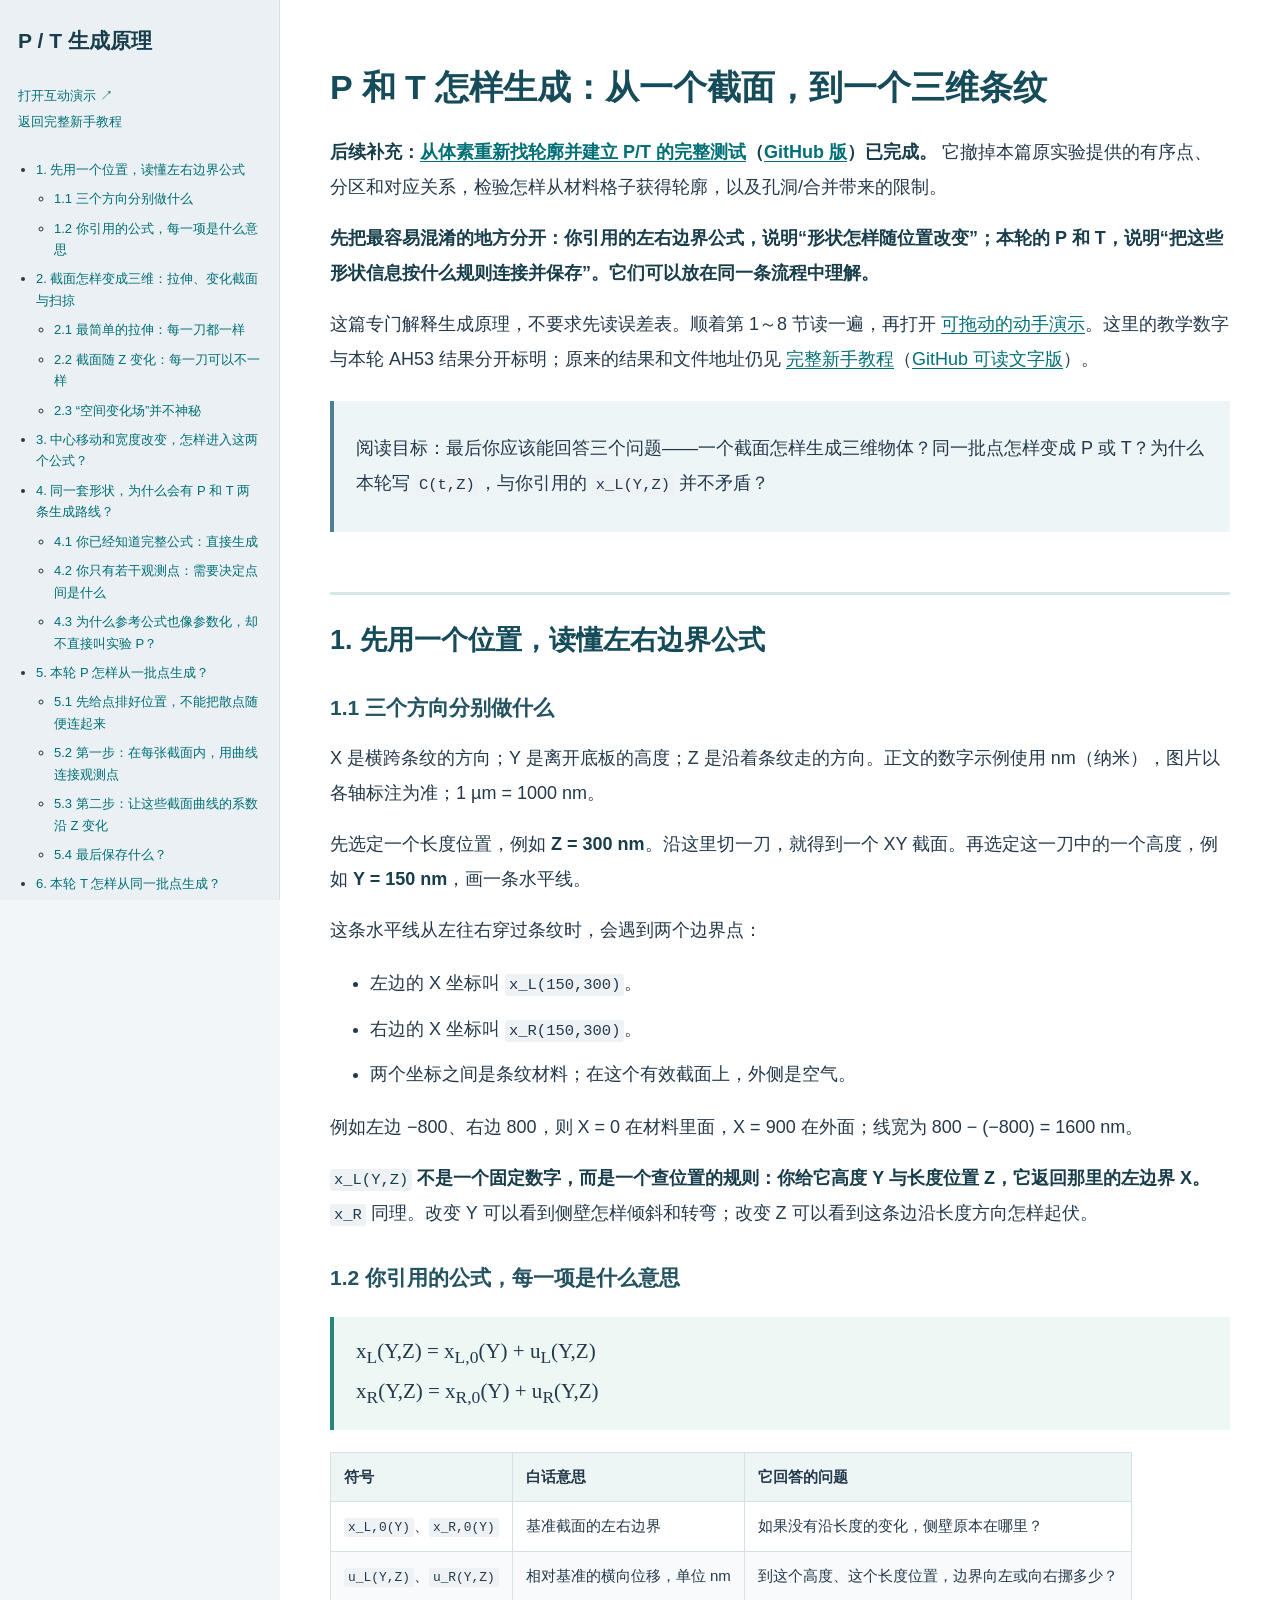
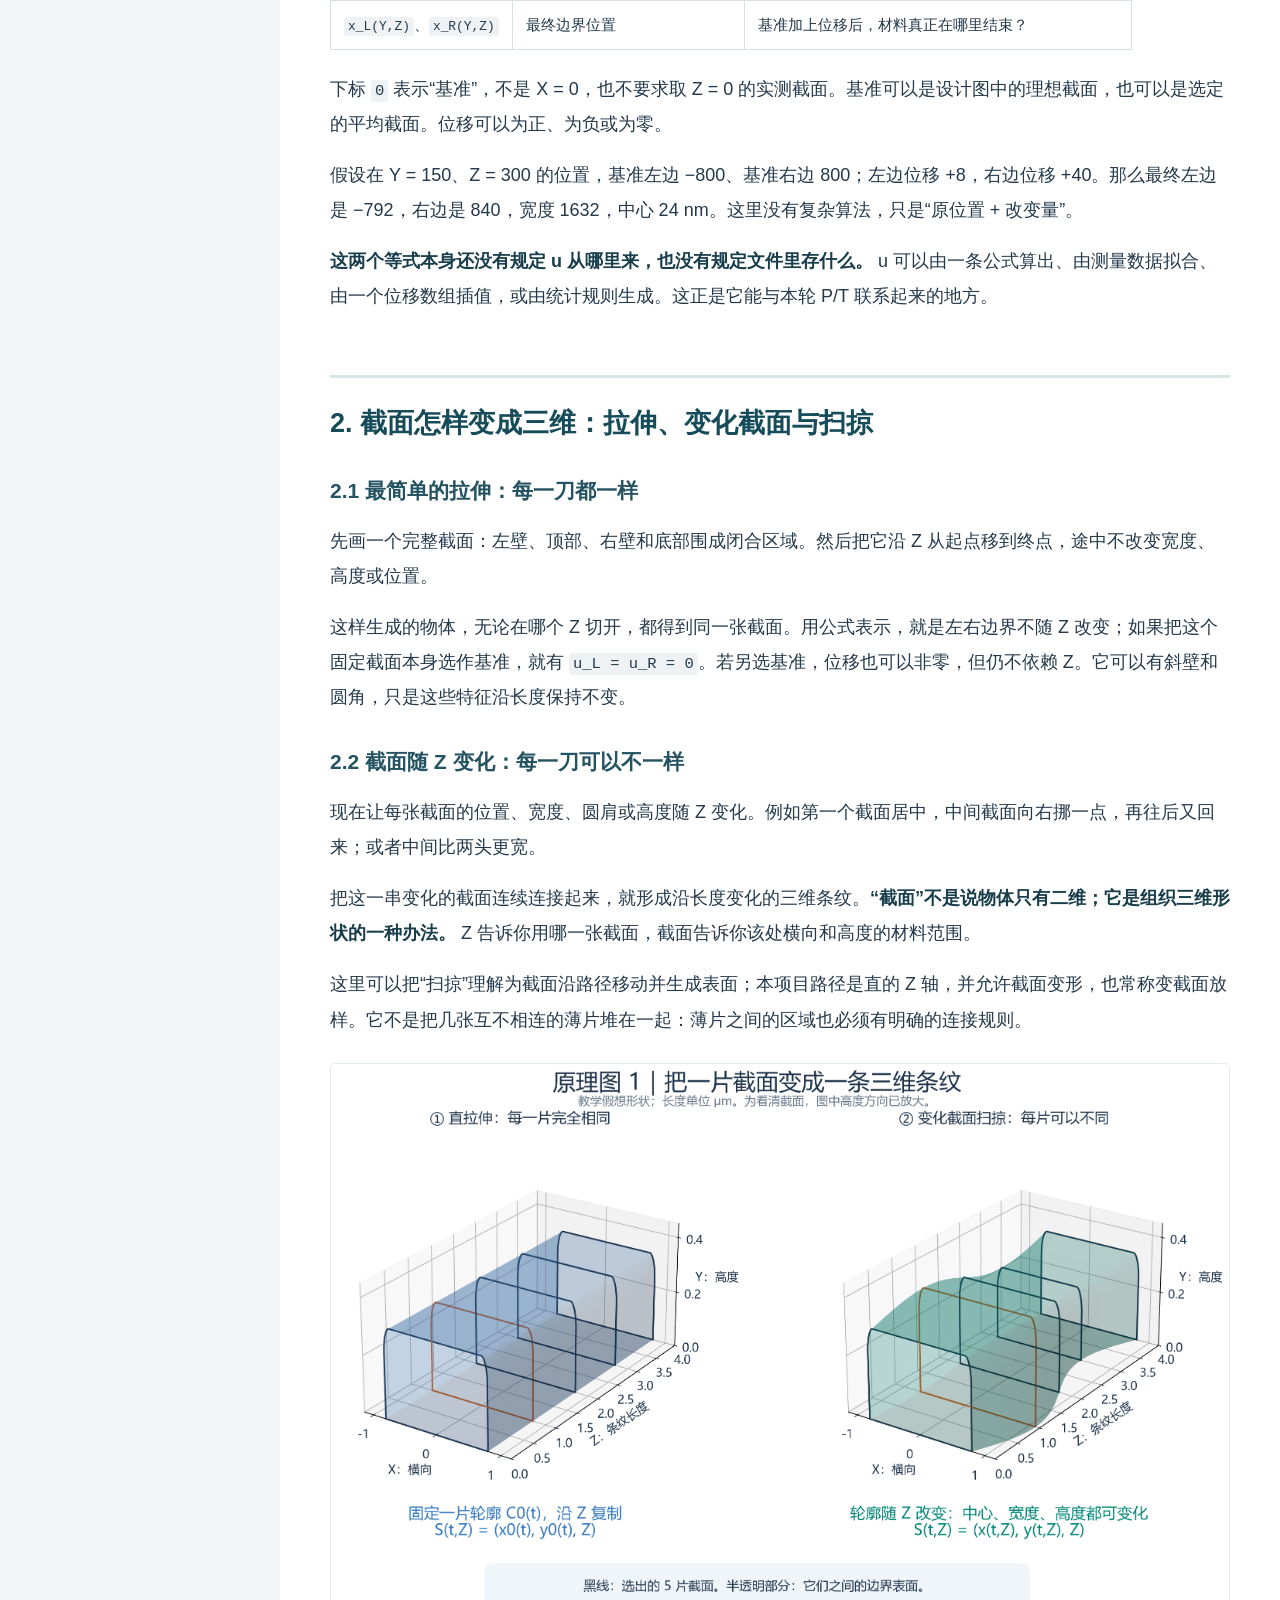
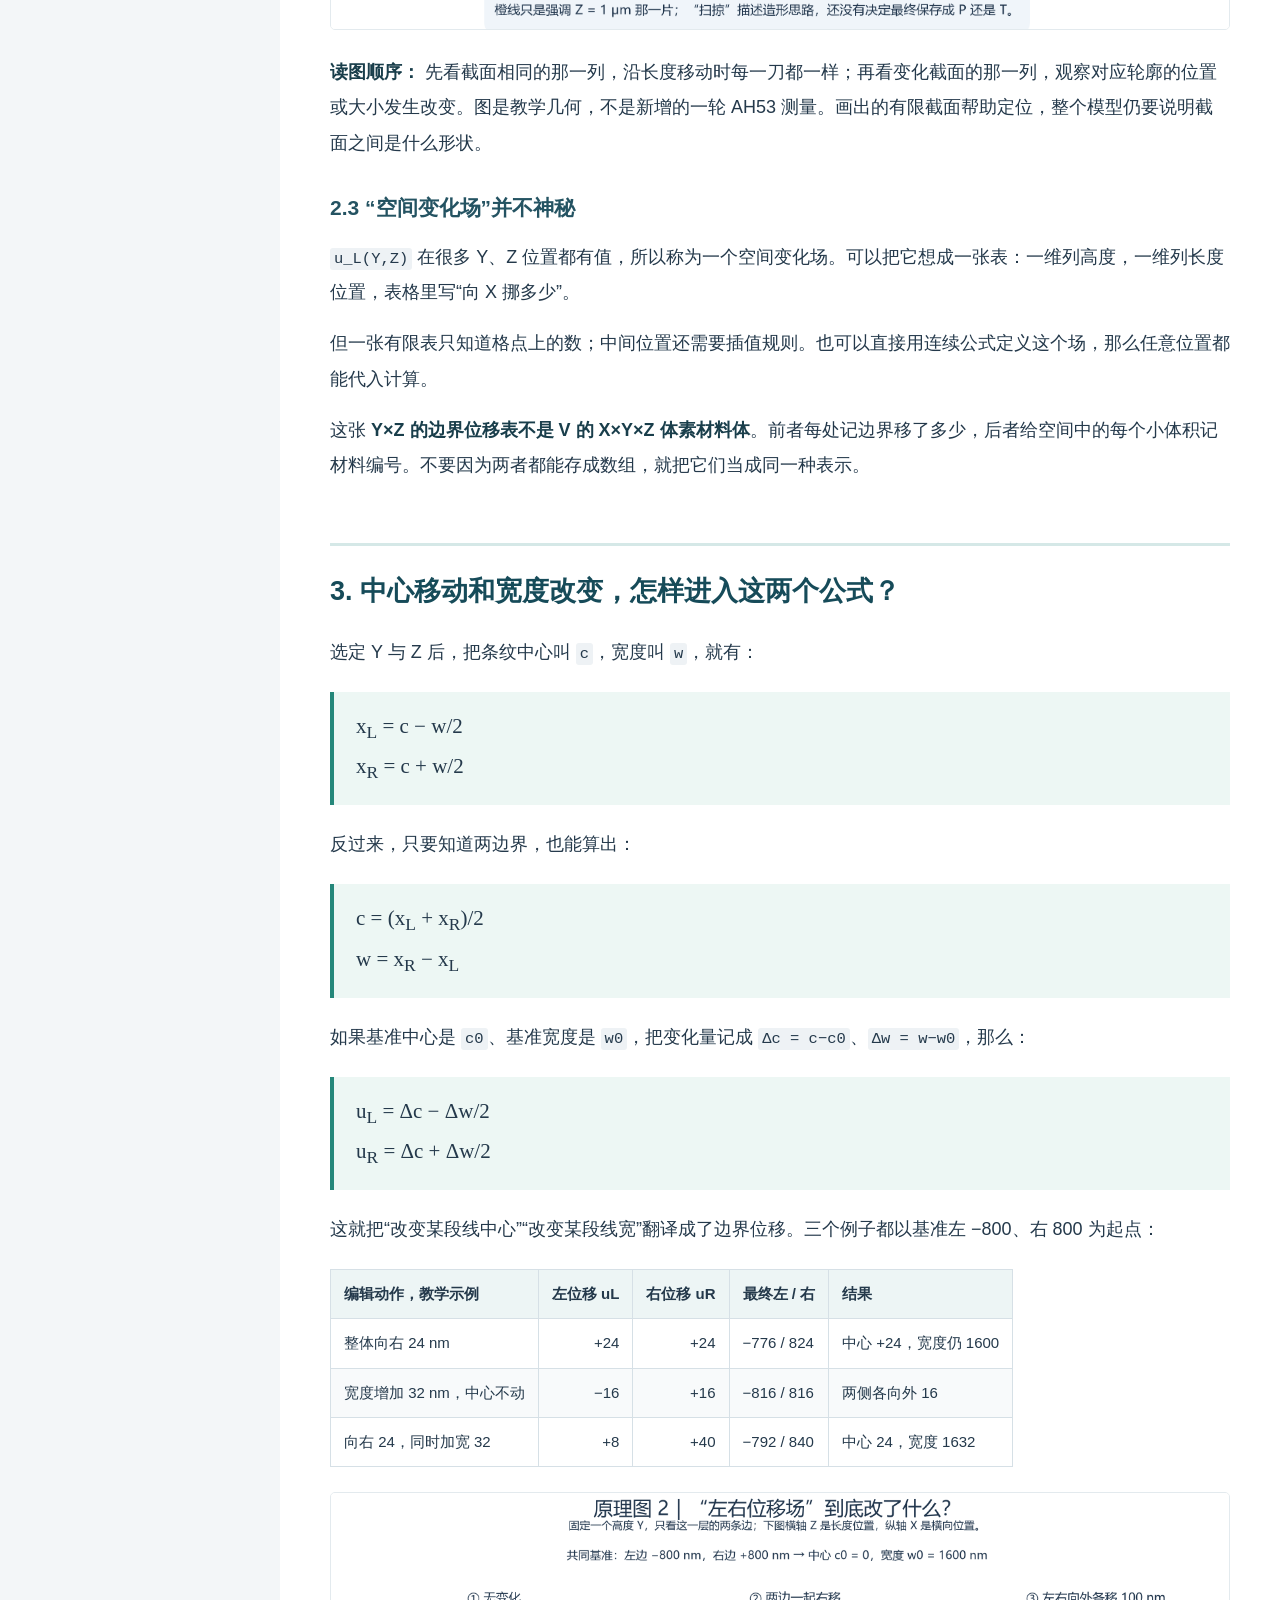
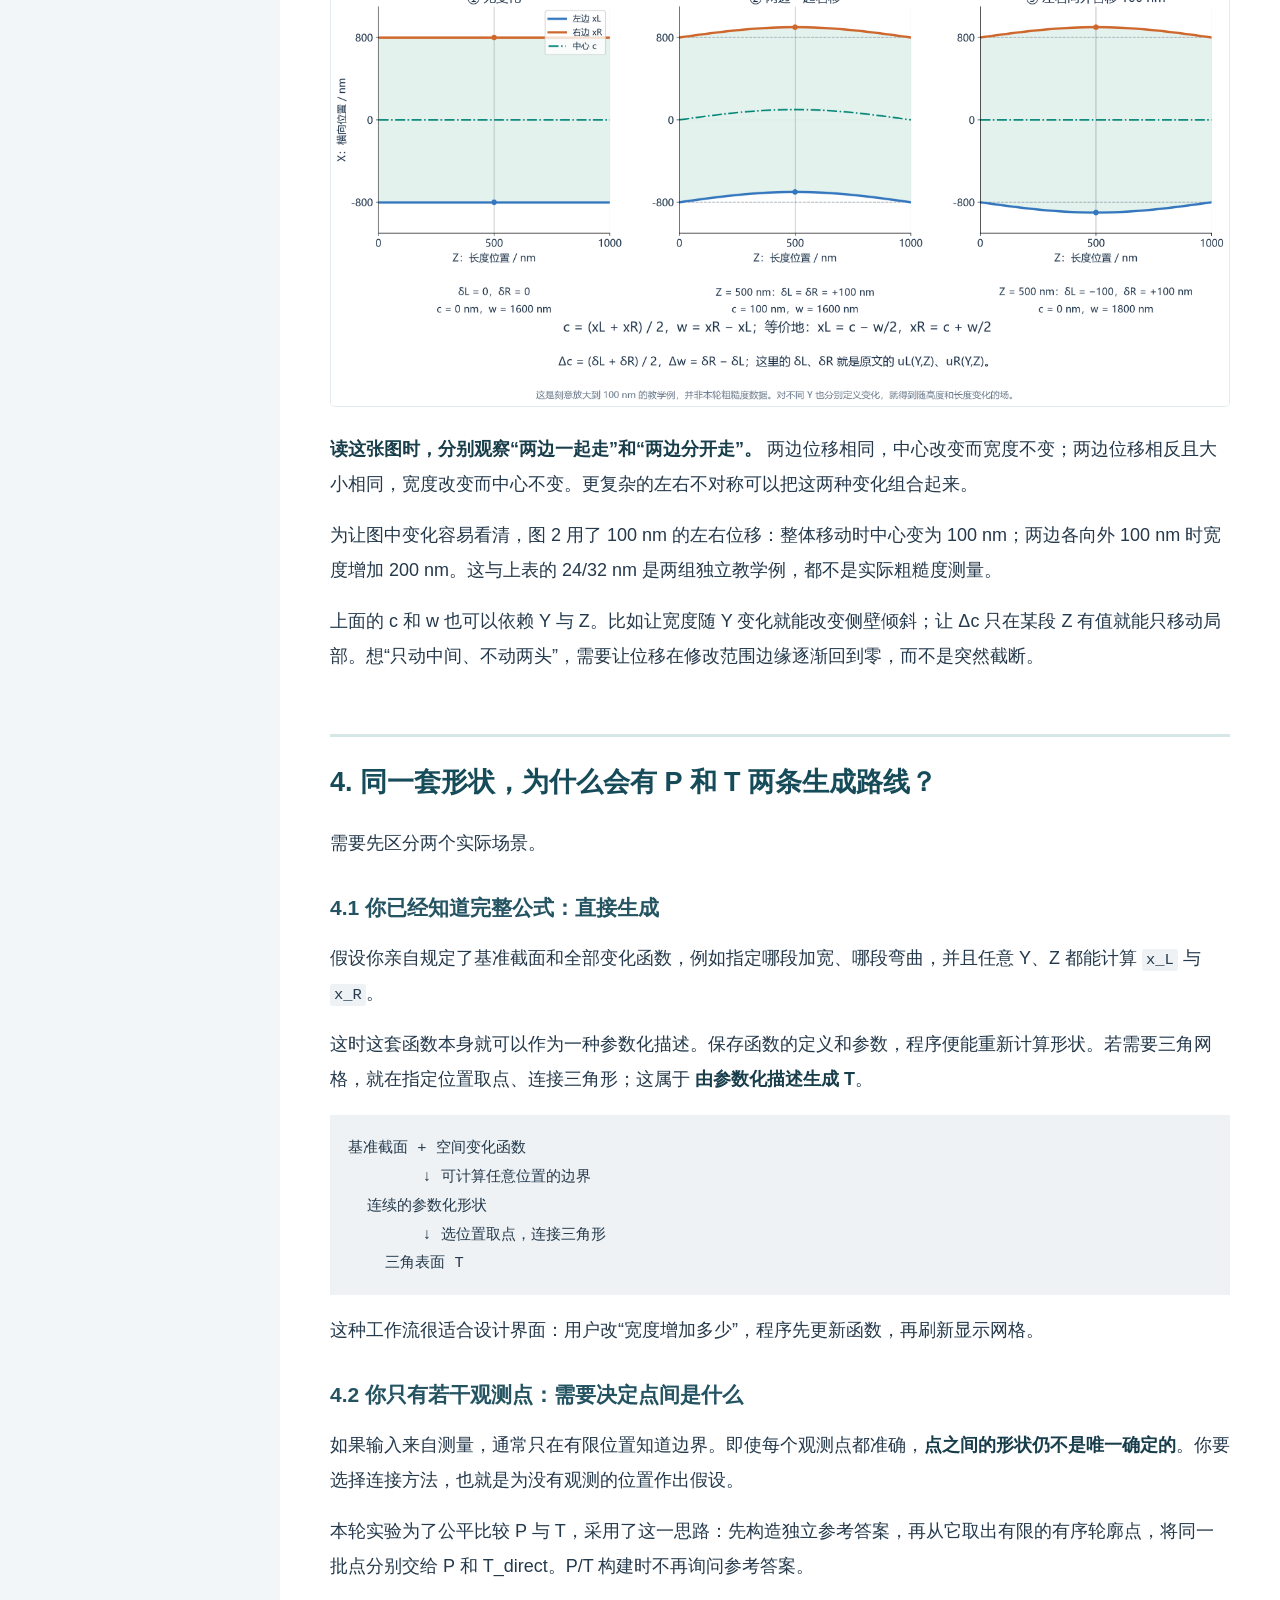
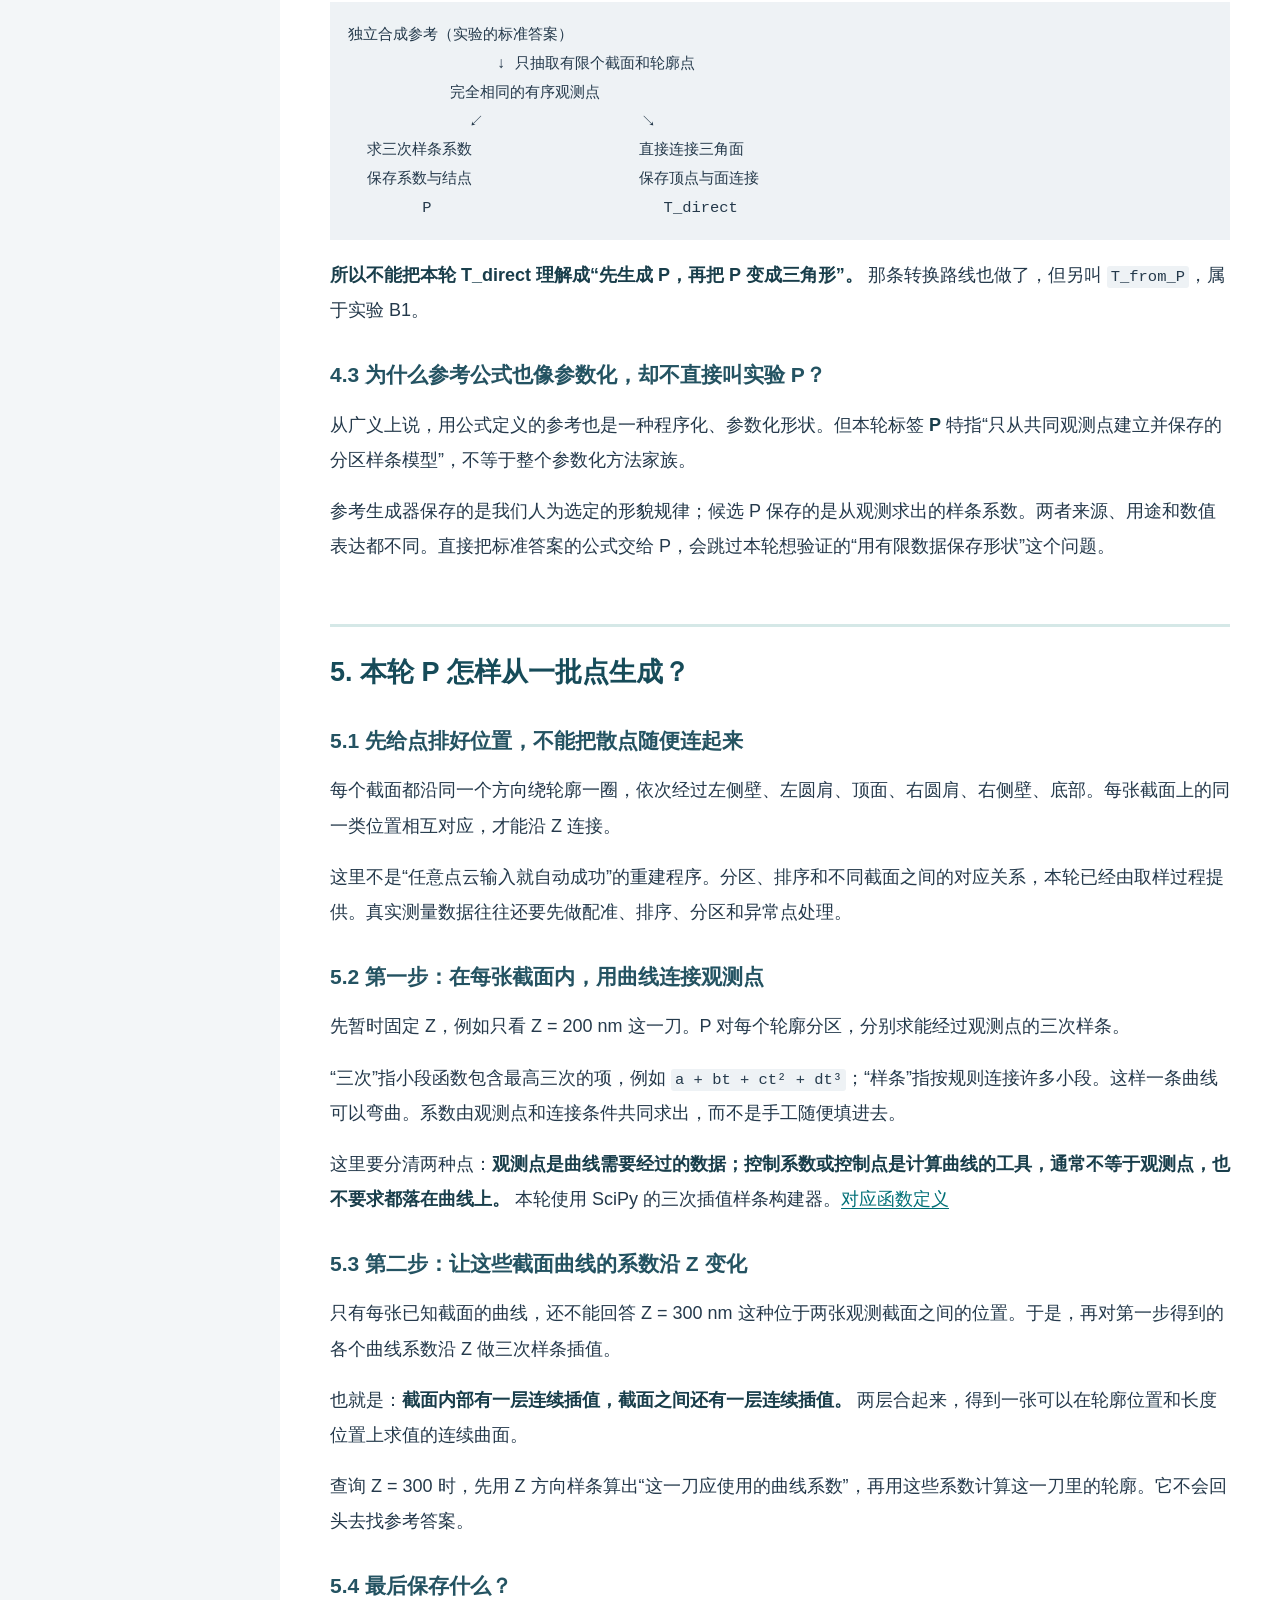
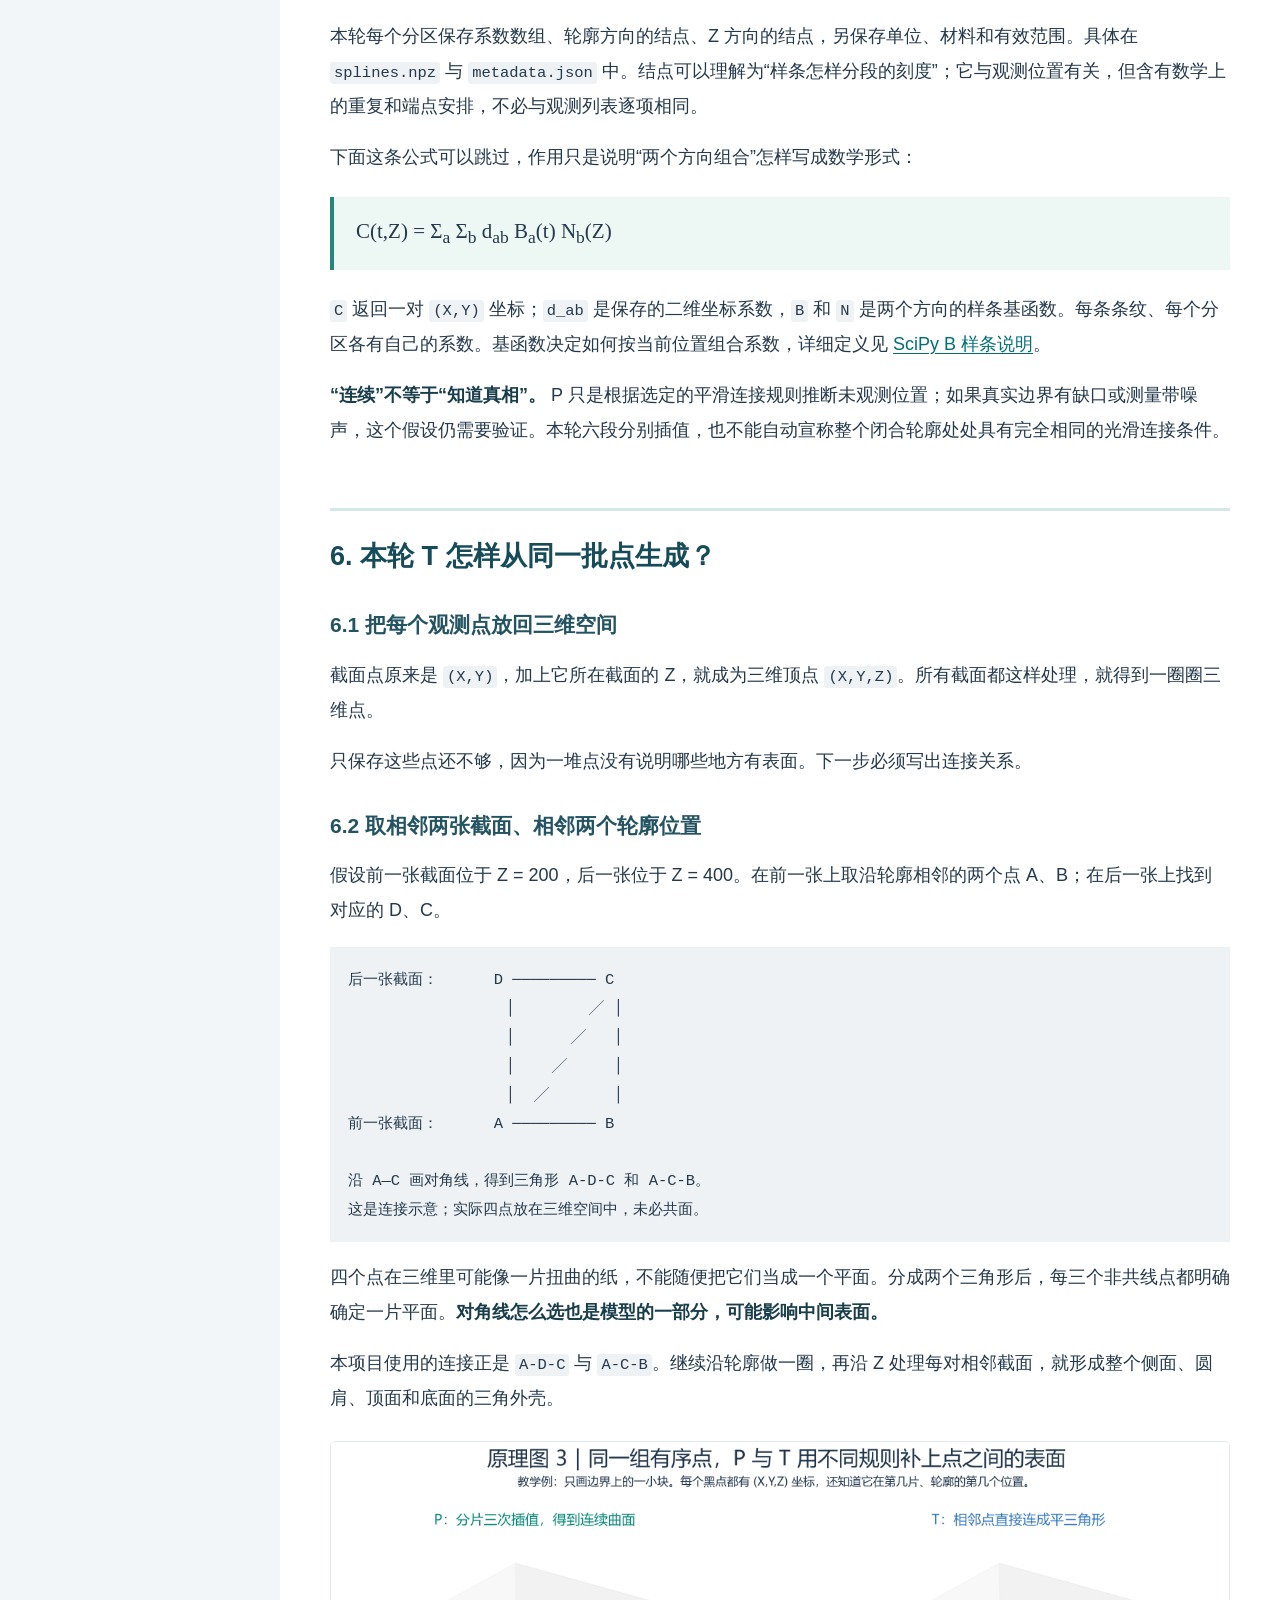
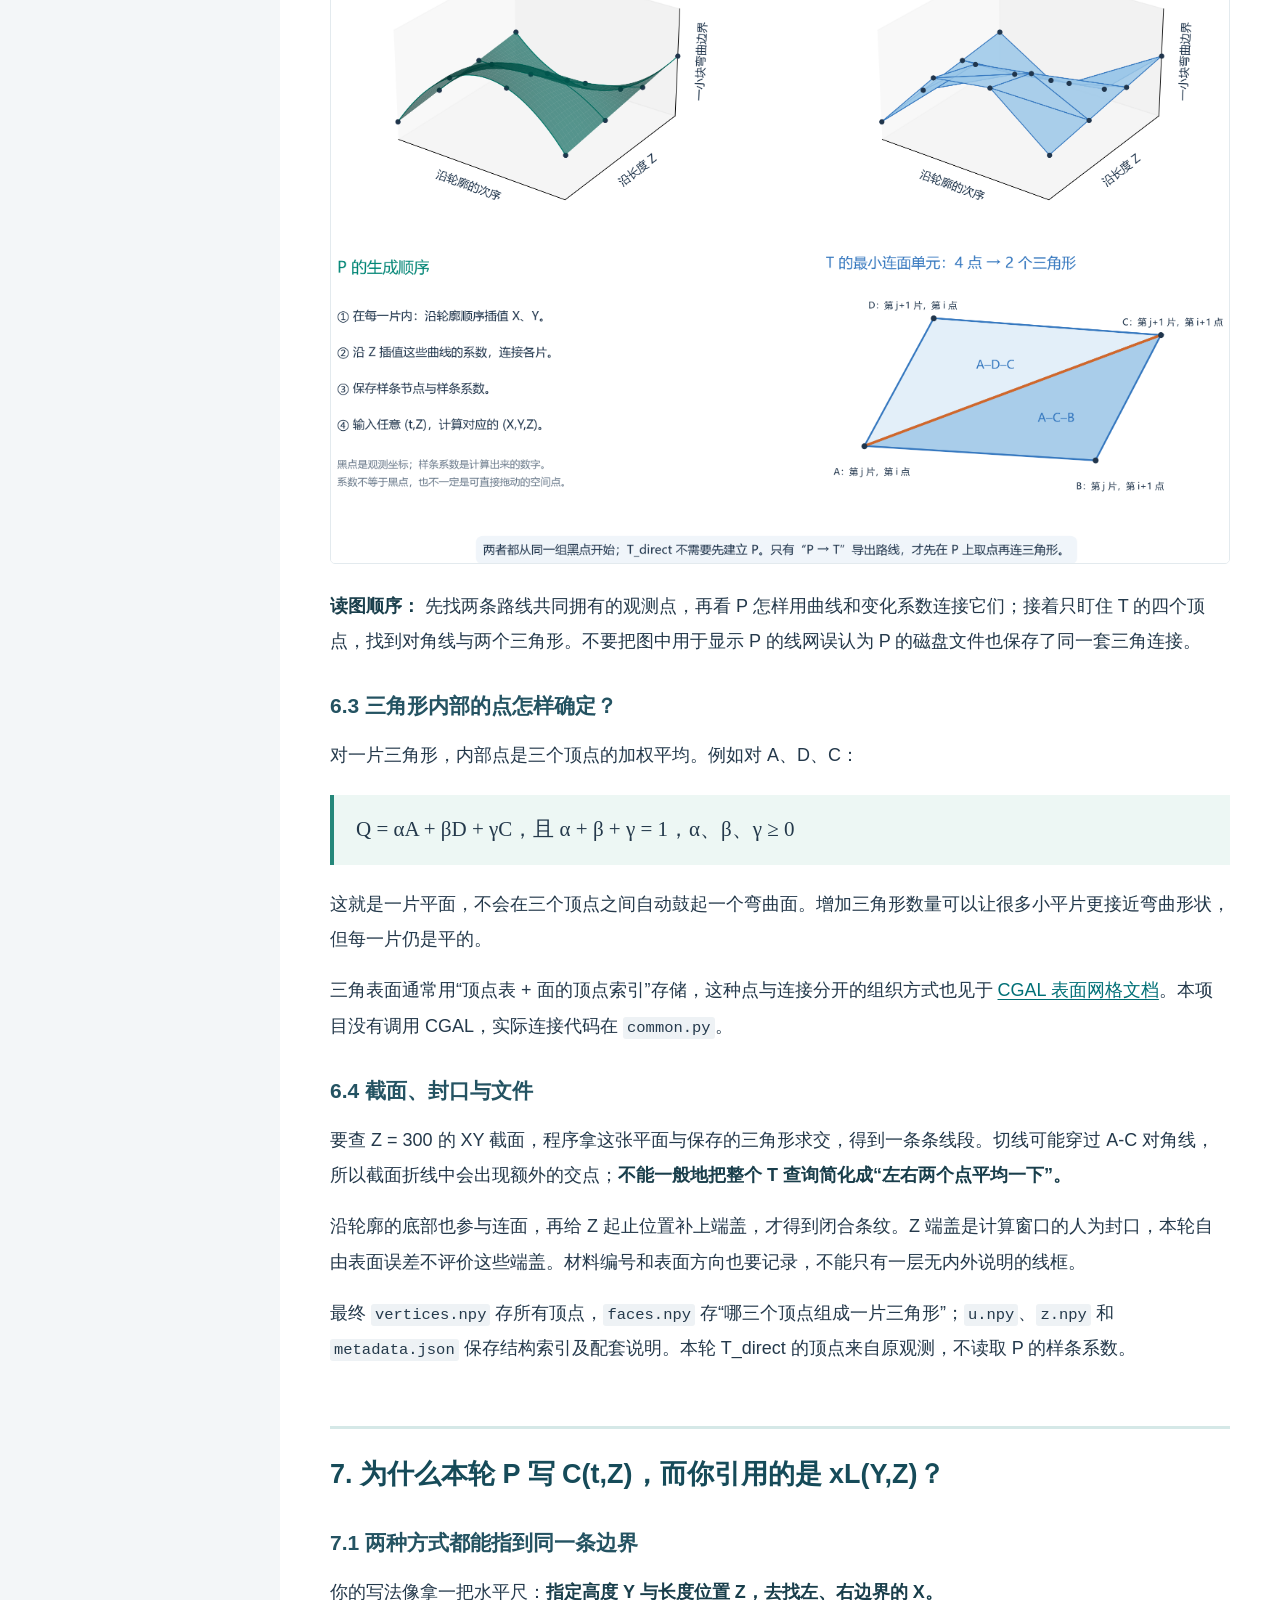
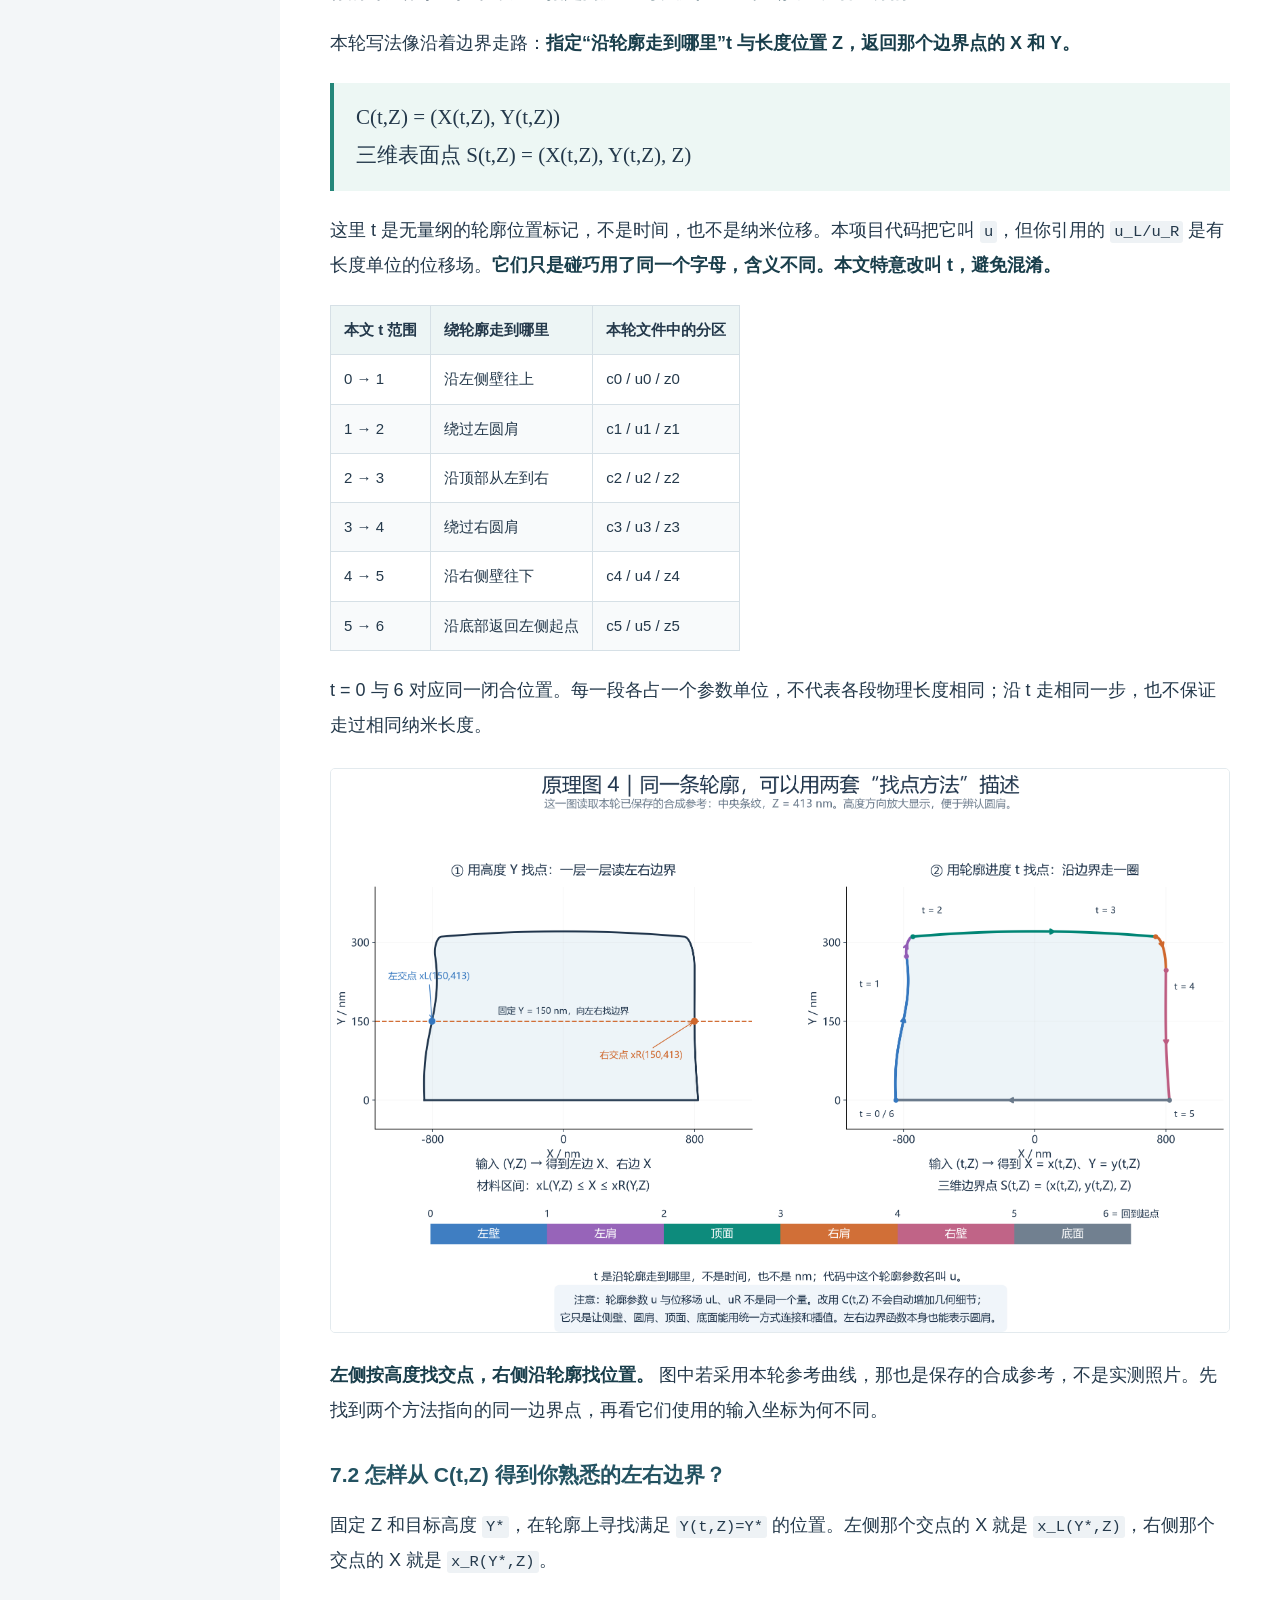
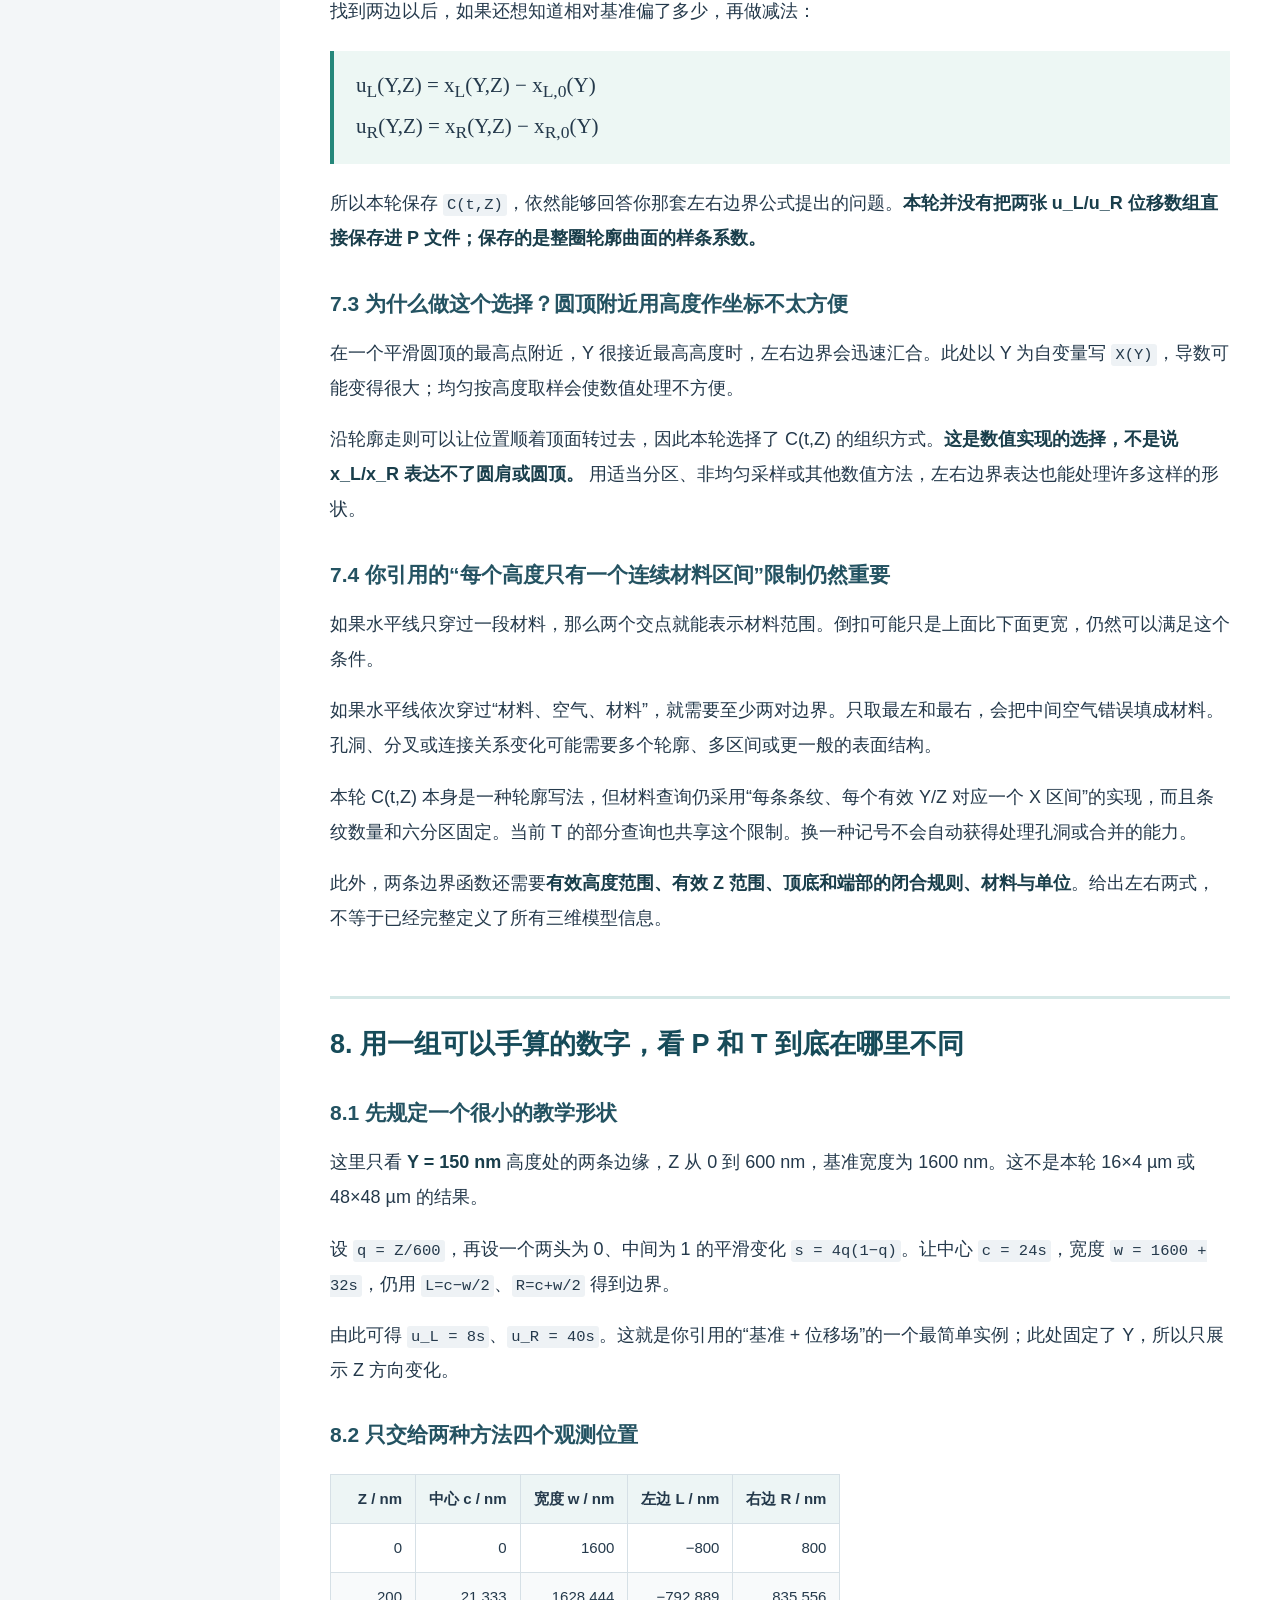
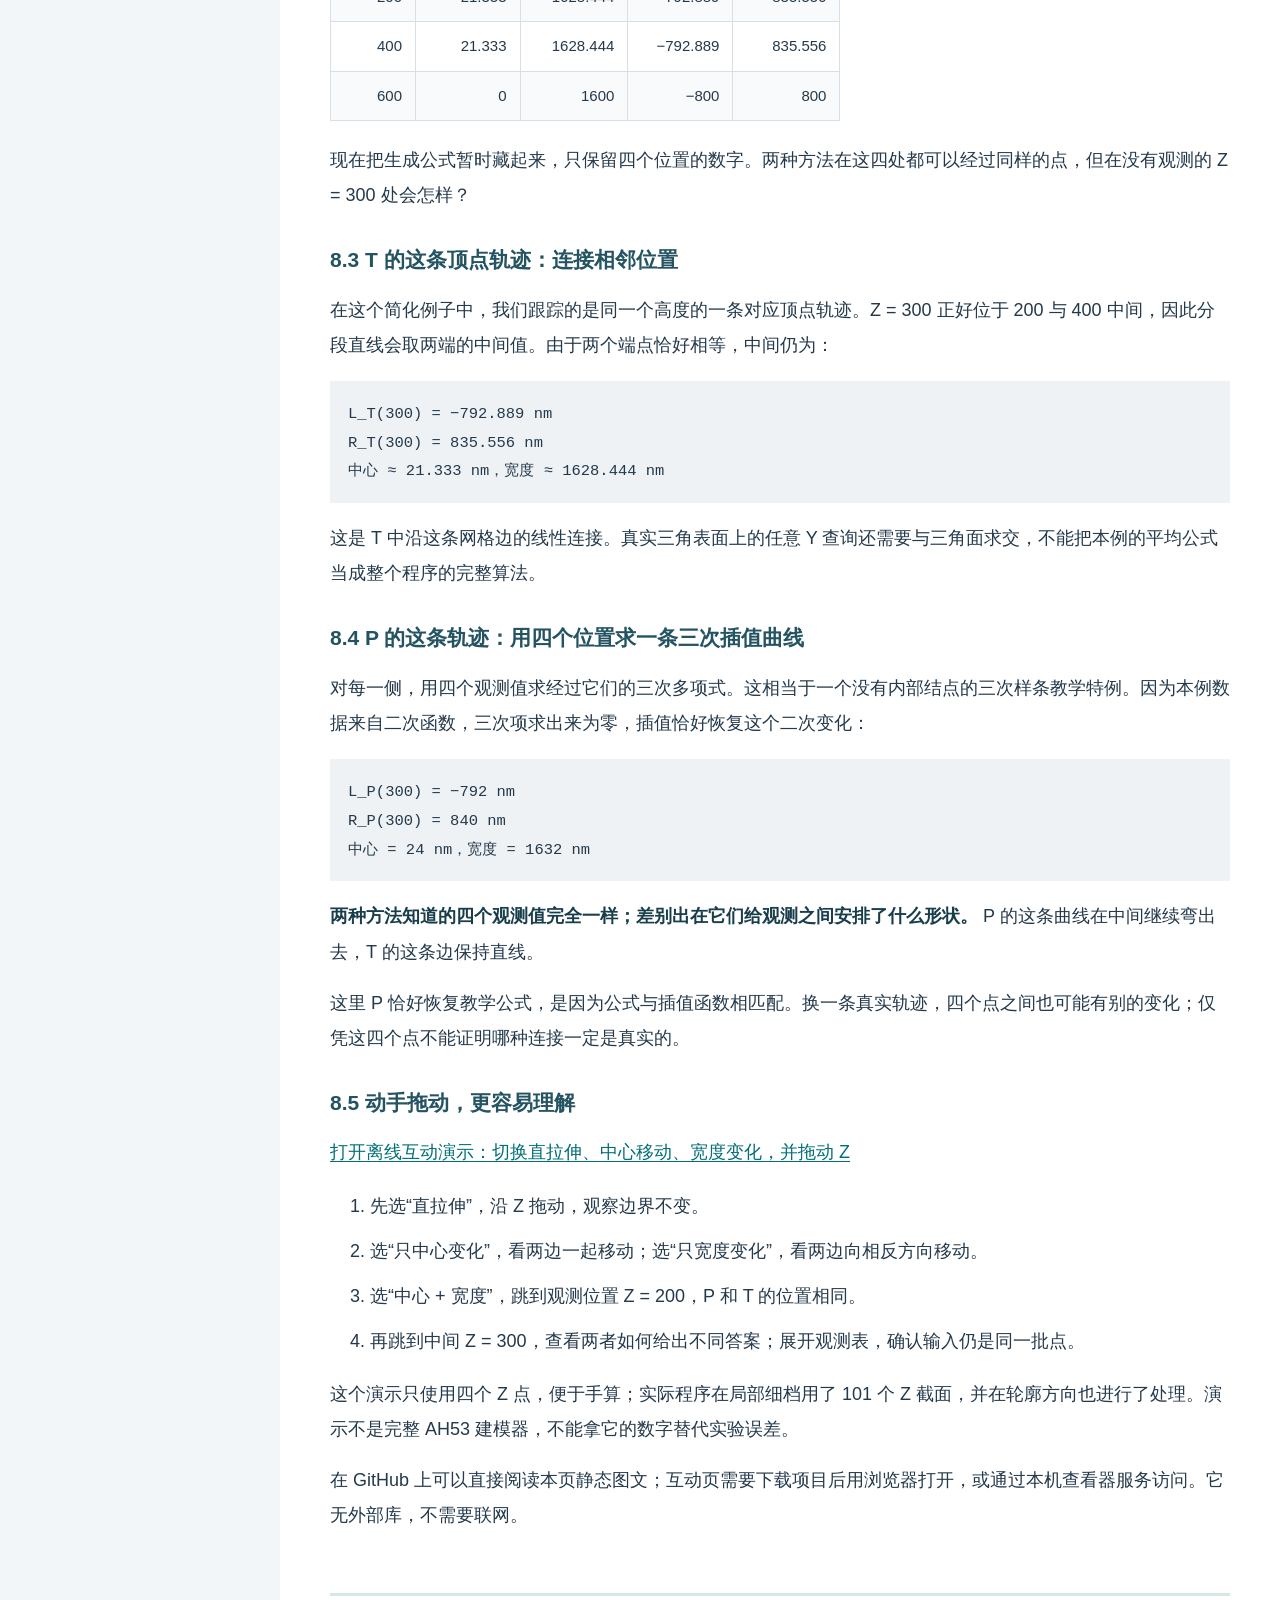
<file: 3D-Geometry/ah53-geometry-validation/AH53_P与T生成原理_从截面到三维.html>
<!doctype html><html lang="zh-CN"><head><meta charset="utf-8"><meta name="viewport" content="width=device-width,initial-scale=1"><title>P 与 T 怎样生成：从截面到三维</title><style>
*{box-sizing:border-box}html{scroll-behavior:smooth;scroll-padding-top:24px}body{margin:0;background:#f3f6f8;color:#24394b;font:18px/1.95 "Microsoft YaHei","Segoe UI",sans-serif}a{color:#006f76;text-underline-offset:3px}nav{position:fixed;inset:0 auto 0 0;width:280px;background:#eaf0f3;border-right:1px solid #d5e0e6;padding:24px 18px;overflow-y:auto;font-size:13px;line-height:1.65}nav strong{font-size:21px}nav ul{padding-left:18px}nav li{margin:8px 0}nav a{text-decoration:none}main{max-width:1280px;margin-left:280px;background:#fff;padding:40px 50px 80px;min-height:100vh}h1{font-size:34px;line-height:1.45;color:#164b59}h2{font-size:27px;line-height:1.55;color:#164b59;border-top:3px solid #d5e8e7;padding-top:25px;margin:60px 0 22px}h3{font-size:21px;line-height:1.6;color:#245362;margin:30px 0 12px}p{margin:16px 0}strong{color:#193e4b}li{margin:10px 0}.equation{font:21px/1.8 "Cambria Math",Georgia,serif;background:#edf7f4;border-left:4px solid #25877a;padding:16px 22px;margin:22px 0;overflow-x:auto;white-space:normal}blockquote{margin:24px 0;padding:14px 22px;background:#edf5f7;border-left:4px solid #4c8193}table{width:100%;display:block;overflow-x:auto;border-collapse:collapse;font-size:15px;line-height:1.75;margin:22px 0}td,th{padding:11px 13px;border:1px solid #d6e0e6;min-width:85px;vertical-align:top}th{background:#edf5f5;text-align:left}tr:nth-child(even){background:#f8fafb}img{max-width:100%;height:auto;display:block;margin:25px auto;border:1px solid #e3eaee;border-radius:5px}code{font: .86em/1.6 Consolas,monospace;background:#eef2f5;padding:2px 4px;border-radius:3px;overflow-wrap:anywhere}pre{background:#eef2f5;padding:18px;overflow:auto;line-height:1.6}pre code{padding:0;overflow-wrap:normal}.mobile-toc{display:none}.nav-links{margin:24px 0;line-height:2}.footer{font-size:14px;color:#617883;margin-top:40px}summary{cursor:pointer}
@media(max-width:1050px){nav{width:240px}main{margin-left:240px;padding:30px}}@media(max-width:760px){body{font-size:16px}nav{display:none}main{margin-left:0;padding:22px 18px;max-width:100%}h1{font-size:28px}h2{font-size:23px}h3{font-size:19px}.equation{font-size:18px;padding:12px 15px}.mobile-toc{display:block;background:#eaf0f3;padding:12px 18px;margin-bottom:24px;font-size:14px;line-height:1.7}.mobile-toc ul{padding-left:18px}table{font-size:14px}td,th{padding:9px}blockquote{padding:12px 15px}}@media print{nav,.mobile-toc{display:none}main{margin:0;padding:0;max-width:none}body{font-size:11pt;background:#fff}h2{break-before:page}img,tr{break-inside:avoid}a{color:inherit;text-decoration:none}}
</style></head><body><nav aria-label="原理教程目录"><strong>P / T 生成原理</strong><div class="nav-links"><a href="docs/PT生成原理_动手演示.html">打开互动演示 ↗</a><br><a href="AH53_三种几何表示验证_详细说明.html">返回完整新手教程</a></div><div class="toc">
<ul>
<li><a href="#1">1. 先用一个位置，读懂左右边界公式</a><ul>
<li><a href="#11">1.1 三个方向分别做什么</a></li>
<li><a href="#12">1.2 你引用的公式，每一项是什么意思</a></li>
</ul>
</li>
<li><a href="#2">2. 截面怎样变成三维：拉伸、变化截面与扫掠</a><ul>
<li><a href="#21">2.1 最简单的拉伸：每一刀都一样</a></li>
<li><a href="#22-z">2.2 截面随 Z 变化：每一刀可以不一样</a></li>
<li><a href="#23">2.3 “空间变化场”并不神秘</a></li>
</ul>
</li>
<li><a href="#3">3. 中心移动和宽度改变，怎样进入这两个公式？</a></li>
<li><a href="#4-p-t">4. 同一套形状，为什么会有 P 和 T 两条生成路线？</a><ul>
<li><a href="#41">4.1 你已经知道完整公式：直接生成</a></li>
<li><a href="#42">4.2 你只有若干观测点：需要决定点间是什么</a></li>
<li><a href="#43-p">4.3 为什么参考公式也像参数化，却不直接叫实验 P？</a></li>
</ul>
</li>
<li><a href="#5-p">5. 本轮 P 怎样从一批点生成？</a><ul>
<li><a href="#51">5.1 先给点排好位置，不能把散点随便连起来</a></li>
<li><a href="#52">5.2 第一步：在每张截面内，用曲线连接观测点</a></li>
<li><a href="#53-z">5.3 第二步：让这些截面曲线的系数沿 Z 变化</a></li>
<li><a href="#54">5.4 最后保存什么？</a></li>
</ul>
</li>
<li><a href="#6-t">6. 本轮 T 怎样从同一批点生成？</a><ul>
<li><a href="#61">6.1 把每个观测点放回三维空间</a></li>
<li><a href="#62">6.2 取相邻两张截面、相邻两个轮廓位置</a></li>
<li><a href="#63">6.3 三角形内部的点怎样确定？</a></li>
<li><a href="#64">6.4 截面、封口与文件</a></li>
</ul>
</li>
<li><a href="#7-p-ctz-xlyz">7. 为什么本轮 P 写 C(t,Z)，而你引用的是 xL(Y,Z)？</a><ul>
<li><a href="#71">7.1 两种方式都能指到同一条边界</a></li>
<li><a href="#72-ctz">7.2 怎样从 C(t,Z) 得到你熟悉的左右边界？</a></li>
<li><a href="#73">7.3 为什么做这个选择？圆顶附近用高度作坐标不太方便</a></li>
<li><a href="#74">7.4 你引用的“每个高度只有一个连续材料区间”限制仍然重要</a></li>
</ul>
</li>
<li><a href="#8-p-t">8. 用一组可以手算的数字，看 P 和 T 到底在哪里不同</a><ul>
<li><a href="#81">8.1 先规定一个很小的教学形状</a></li>
<li><a href="#82">8.2 只交给两种方法四个观测位置</a></li>
<li><a href="#83-t">8.3 T 的这条顶点轨迹：连接相邻位置</a></li>
<li><a href="#84-p">8.4 P 的这条轨迹：用四个位置求一条三次插值曲线</a></li>
<li><a href="#85">8.5 动手拖动，更容易理解</a></li>
</ul>
</li>
<li><a href="#9">9. 把原理与本轮的实际文件对上</a></li>
<li><a href="#10">10. 把你引用的段落逐项对应回来</a></li>
<li><a href="#11_1">11. 你可以用这五句话检查自己是否理解</a></li>
</ul>
</div>
</nav><main><details class="mobile-toc"><summary>展开原理教程目录</summary><div class="toc">
<ul>
<li><a href="#1">1. 先用一个位置，读懂左右边界公式</a><ul>
<li><a href="#11">1.1 三个方向分别做什么</a></li>
<li><a href="#12">1.2 你引用的公式，每一项是什么意思</a></li>
</ul>
</li>
<li><a href="#2">2. 截面怎样变成三维：拉伸、变化截面与扫掠</a><ul>
<li><a href="#21">2.1 最简单的拉伸：每一刀都一样</a></li>
<li><a href="#22-z">2.2 截面随 Z 变化：每一刀可以不一样</a></li>
<li><a href="#23">2.3 “空间变化场”并不神秘</a></li>
</ul>
</li>
<li><a href="#3">3. 中心移动和宽度改变，怎样进入这两个公式？</a></li>
<li><a href="#4-p-t">4. 同一套形状，为什么会有 P 和 T 两条生成路线？</a><ul>
<li><a href="#41">4.1 你已经知道完整公式：直接生成</a></li>
<li><a href="#42">4.2 你只有若干观测点：需要决定点间是什么</a></li>
<li><a href="#43-p">4.3 为什么参考公式也像参数化，却不直接叫实验 P？</a></li>
</ul>
</li>
<li><a href="#5-p">5. 本轮 P 怎样从一批点生成？</a><ul>
<li><a href="#51">5.1 先给点排好位置，不能把散点随便连起来</a></li>
<li><a href="#52">5.2 第一步：在每张截面内，用曲线连接观测点</a></li>
<li><a href="#53-z">5.3 第二步：让这些截面曲线的系数沿 Z 变化</a></li>
<li><a href="#54">5.4 最后保存什么？</a></li>
</ul>
</li>
<li><a href="#6-t">6. 本轮 T 怎样从同一批点生成？</a><ul>
<li><a href="#61">6.1 把每个观测点放回三维空间</a></li>
<li><a href="#62">6.2 取相邻两张截面、相邻两个轮廓位置</a></li>
<li><a href="#63">6.3 三角形内部的点怎样确定？</a></li>
<li><a href="#64">6.4 截面、封口与文件</a></li>
</ul>
</li>
<li><a href="#7-p-ctz-xlyz">7. 为什么本轮 P 写 C(t,Z)，而你引用的是 xL(Y,Z)？</a><ul>
<li><a href="#71">7.1 两种方式都能指到同一条边界</a></li>
<li><a href="#72-ctz">7.2 怎样从 C(t,Z) 得到你熟悉的左右边界？</a></li>
<li><a href="#73">7.3 为什么做这个选择？圆顶附近用高度作坐标不太方便</a></li>
<li><a href="#74">7.4 你引用的“每个高度只有一个连续材料区间”限制仍然重要</a></li>
</ul>
</li>
<li><a href="#8-p-t">8. 用一组可以手算的数字，看 P 和 T 到底在哪里不同</a><ul>
<li><a href="#81">8.1 先规定一个很小的教学形状</a></li>
<li><a href="#82">8.2 只交给两种方法四个观测位置</a></li>
<li><a href="#83-t">8.3 T 的这条顶点轨迹：连接相邻位置</a></li>
<li><a href="#84-p">8.4 P 的这条轨迹：用四个位置求一条三次插值曲线</a></li>
<li><a href="#85">8.5 动手拖动，更容易理解</a></li>
</ul>
</li>
<li><a href="#9">9. 把原理与本轮的实际文件对上</a></li>
<li><a href="#10">10. 把你引用的段落逐项对应回来</a></li>
<li><a href="#11_1">11. 你可以用这五句话检查自己是否理解</a></li>
</ul>
</div>
</details><h1 id="p-t">P 和 T 怎样生成：从一个截面，到一个三维条纹</h1>
<p><strong>后续补充：<a href="AH53_从体素重建P与T_检查与测试.html">从体素重新找轮廓并建立 P/T 的完整测试</a>（<a href="AH53_从体素重建P与T_检查与测试.md">GitHub 版</a>）已完成。</strong> 它撤掉本篇原实验提供的有序点、分区和对应关系，检验怎样从材料格子获得轮廓，以及孔洞/合并带来的限制。</p>
<p><strong>先把最容易混淆的地方分开：你引用的左右边界公式，说明“形状怎样随位置改变”；本轮的 P 和 T，说明“把这些形状信息按什么规则连接并保存”。它们可以放在同一条流程中理解。</strong></p>
<p>这篇专门解释生成原理，不要求先读误差表。顺着第 1～8 节读一遍，再打开 <a href="docs/PT生成原理_动手演示.html">可拖动的动手演示</a>。这里的教学数字与本轮 AH53 结果分开标明；原来的结果和文件地址仍见 <a href="AH53_三种几何表示验证_详细说明.html">完整新手教程</a>（<a href="AH53_三种几何表示验证_详细说明.md">GitHub 可读文字版</a>）。</p>
<blockquote>
<p>阅读目标：最后你应该能回答三个问题——一个截面怎样生成三维物体？同一批点怎样变成 P 或 T？为什么本轮写 <code>C(t,Z)</code>，与你引用的 <code>x_L(Y,Z)</code> 并不矛盾？</p>
</blockquote>
<h2 id="1">1. 先用一个位置，读懂左右边界公式</h2>
<h3 id="11">1.1 三个方向分别做什么</h3>
<p>X 是横跨条纹的方向；Y 是离开底板的高度；Z 是沿着条纹走的方向。正文的数字示例使用 nm（纳米），图片以各轴标注为准；1 µm = 1000 nm。</p>
<p>先选定一个长度位置，例如 <strong>Z = 300 nm</strong>。沿这里切一刀，就得到一个 XY 截面。再选定这一刀中的一个高度，例如 <strong>Y = 150 nm</strong>，画一条水平线。</p>
<p>这条水平线从左往右穿过条纹时，会遇到两个边界点：</p>
<ul>
<li>左边的 X 坐标叫 <code>x_L(150,300)</code>。</li>
<li>右边的 X 坐标叫 <code>x_R(150,300)</code>。</li>
<li>两个坐标之间是条纹材料；在这个有效截面上，外侧是空气。</li>
</ul>
<p>例如左边 −800、右边 800，则 X = 0 在材料里面，X = 900 在外面；线宽为 800 − (−800) = 1600 nm。</p>
<p><strong><code>x_L(Y,Z)</code> 不是一个固定数字，而是一个查位置的规则：你给它高度 Y 与长度位置 Z，它返回那里的左边界 X。</strong> <code>x_R</code> 同理。改变 Y 可以看到侧壁怎样倾斜和转弯；改变 Z 可以看到这条边沿长度方向怎样起伏。</p>
<h3 id="12">1.2 你引用的公式，每一项是什么意思</h3>
<div class="equation">x<sub>L</sub>(Y,Z) = x<sub>L,0</sub>(Y) + u<sub>L</sub>(Y,Z)<br>x<sub>R</sub>(Y,Z) = x<sub>R,0</sub>(Y) + u<sub>R</sub>(Y,Z)</div>

<table>
<thead>
<tr>
<th>符号</th>
<th>白话意思</th>
<th>它回答的问题</th>
</tr>
</thead>
<tbody>
<tr>
<td><code>x_L,0(Y)</code>、<code>x_R,0(Y)</code></td>
<td>基准截面的左右边界</td>
<td>如果没有沿长度的变化，侧壁原本在哪里？</td>
</tr>
<tr>
<td><code>u_L(Y,Z)</code>、<code>u_R(Y,Z)</code></td>
<td>相对基准的横向位移，单位 nm</td>
<td>到这个高度、这个长度位置，边界向左或向右挪多少？</td>
</tr>
<tr>
<td><code>x_L(Y,Z)</code>、<code>x_R(Y,Z)</code></td>
<td>最终边界位置</td>
<td>基准加上位移后，材料真正在哪里结束？</td>
</tr>
</tbody>
</table>
<p>下标 <code>0</code> 表示“基准”，不是 X = 0，也不要求取 Z = 0 的实测截面。基准可以是设计图中的理想截面，也可以是选定的平均截面。位移可以为正、为负或为零。</p>
<p>假设在 Y = 150、Z = 300 的位置，基准左边 −800、基准右边 800；左边位移 +8，右边位移 +40。那么最终左边是 −792，右边是 840，宽度 1632，中心 24 nm。这里没有复杂算法，只是“原位置 + 改变量”。</p>
<p><strong>这两个等式本身还没有规定 u 从哪里来，也没有规定文件里存什么。</strong> u 可以由一条公式算出、由测量数据拟合、由一个位移数组插值，或由统计规则生成。这正是它能与本轮 P/T 联系起来的地方。</p>
<h2 id="2">2. 截面怎样变成三维：拉伸、变化截面与扫掠</h2>
<h3 id="21">2.1 最简单的拉伸：每一刀都一样</h3>
<p>先画一个完整截面：左壁、顶部、右壁和底部围成闭合区域。然后把它沿 Z 从起点移到终点，途中不改变宽度、高度或位置。</p>
<p>这样生成的物体，无论在哪个 Z 切开，都得到同一张截面。用公式表示，就是左右边界不随 Z 改变；如果把这个固定截面本身选作基准，就有 <code>u_L = u_R = 0</code>。若另选基准，位移也可以非零，但仍不依赖 Z。它可以有斜壁和圆角，只是这些特征沿长度保持不变。</p>
<h3 id="22-z">2.2 截面随 Z 变化：每一刀可以不一样</h3>
<p>现在让每张截面的位置、宽度、圆肩或高度随 Z 变化。例如第一个截面居中，中间截面向右挪一点，再往后又回来；或者中间比两头更宽。</p>
<p>把这一串变化的截面连续连接起来，就形成沿长度变化的三维条纹。<strong>“截面”不是说物体只有二维；它是组织三维形状的一种办法。</strong> Z 告诉你用哪一张截面，截面告诉你该处横向和高度的材料范围。</p>
<p>这里可以把“扫掠”理解为截面沿路径移动并生成表面；本项目路径是直的 Z 轴，并允许截面变形，也常称变截面放样。它不是把几张互不相连的薄片堆在一起：薄片之间的区域也必须有明确的连接规则。</p>
<p><img alt="原理图 1：从截面理解 P 与 T" src="docs/figures/pt_01_sweep_and_spatial_variation.png" /></p>
<p><strong>读图顺序：</strong> 先看截面相同的那一列，沿长度移动时每一刀都一样；再看变化截面的那一列，观察对应轮廓的位置或大小发生改变。图是教学几何，不是新增的一轮 AH53 测量。画出的有限截面帮助定位，整个模型仍要说明截面之间是什么形状。</p>
<h3 id="23">2.3 “空间变化场”并不神秘</h3>
<p><code>u_L(Y,Z)</code> 在很多 Y、Z 位置都有值，所以称为一个空间变化场。可以把它想成一张表：一维列高度，一维列长度位置，表格里写“向 X 挪多少”。</p>
<p>但一张有限表只知道格点上的数；中间位置还需要插值规则。也可以直接用连续公式定义这个场，那么任意位置都能代入计算。</p>
<p>这张 <strong>Y×Z 的边界位移表不是 V 的 X×Y×Z 体素材料体</strong>。前者每处记边界移了多少，后者给空间中的每个小体积记材料编号。不要因为两者都能存成数组，就把它们当成同一种表示。</p>
<h2 id="3">3. 中心移动和宽度改变，怎样进入这两个公式？</h2>
<p>选定 Y 与 Z 后，把条纹中心叫 <code>c</code>，宽度叫 <code>w</code>，就有：</p>
<div class="equation">x<sub>L</sub> = c − w/2<br>x<sub>R</sub> = c + w/2</div>

<p>反过来，只要知道两边界，也能算出：</p>
<div class="equation">c = (x<sub>L</sub> + x<sub>R</sub>)/2<br>w = x<sub>R</sub> − x<sub>L</sub></div>

<p>如果基准中心是 <code>c0</code>、基准宽度是 <code>w0</code>，把变化量记成 <code>Δc = c−c0</code>、<code>Δw = w−w0</code>，那么：</p>
<div class="equation">u<sub>L</sub> = Δc − Δw/2<br>u<sub>R</sub> = Δc + Δw/2</div>

<p>这就把“改变某段线中心”“改变某段线宽”翻译成了边界位移。三个例子都以基准左 −800、右 800 为起点：</p>
<table>
<thead>
<tr>
<th>编辑动作，教学示例</th>
<th style="text-align: right;">左位移 uL</th>
<th style="text-align: right;">右位移 uR</th>
<th>最终左 / 右</th>
<th>结果</th>
</tr>
</thead>
<tbody>
<tr>
<td>整体向右 24 nm</td>
<td style="text-align: right;">+24</td>
<td style="text-align: right;">+24</td>
<td>−776 / 824</td>
<td>中心 +24，宽度仍 1600</td>
</tr>
<tr>
<td>宽度增加 32 nm，中心不动</td>
<td style="text-align: right;">−16</td>
<td style="text-align: right;">+16</td>
<td>−816 / 816</td>
<td>两侧各向外 16</td>
</tr>
<tr>
<td>向右 24，同时加宽 32</td>
<td style="text-align: right;">+8</td>
<td style="text-align: right;">+40</td>
<td>−792 / 840</td>
<td>中心 24，宽度 1632</td>
</tr>
</tbody>
</table>
<p><img alt="原理图 2：从截面理解 P 与 T" src="docs/figures/pt_02_boundary_displacement_fields.png" /></p>
<p><strong>读这张图时，分别观察“两边一起走”和“两边分开走”。</strong> 两边位移相同，中心改变而宽度不变；两边位移相反且大小相同，宽度改变而中心不变。更复杂的左右不对称可以把这两种变化组合起来。</p>
<p>为让图中变化容易看清，图 2 用了 100 nm 的左右位移：整体移动时中心变为 100 nm；两边各向外 100 nm 时宽度增加 200 nm。这与上表的 24/32 nm 是两组独立教学例，都不是实际粗糙度测量。</p>
<p>上面的 c 和 w 也可以依赖 Y 与 Z。比如让宽度随 Y 变化就能改变侧壁倾斜；让 Δc 只在某段 Z 有值就能只移动局部。想“只动中间、不动两头”，需要让位移在修改范围边缘逐渐回到零，而不是突然截断。</p>
<h2 id="4-p-t">4. 同一套形状，为什么会有 P 和 T 两条生成路线？</h2>
<p>需要先区分两个实际场景。</p>
<h3 id="41">4.1 你已经知道完整公式：直接生成</h3>
<p>假设你亲自规定了基准截面和全部变化函数，例如指定哪段加宽、哪段弯曲，并且任意 Y、Z 都能计算 <code>x_L</code> 与 <code>x_R</code>。</p>
<p>这时这套函数本身就可以作为一种参数化描述。保存函数的定义和参数，程序便能重新计算形状。若需要三角网格，就在指定位置取点、连接三角形；这属于 <strong>由参数化描述生成 T</strong>。</p>
<pre><code class="language-text">基准截面 + 空间变化函数
        ↓ 可计算任意位置的边界
  连续的参数化形状
        ↓ 选位置取点，连接三角形
    三角表面 T
</code></pre>
<p>这种工作流很适合设计界面：用户改“宽度增加多少”，程序先更新函数，再刷新显示网格。</p>
<h3 id="42">4.2 你只有若干观测点：需要决定点间是什么</h3>
<p>如果输入来自测量，通常只在有限位置知道边界。即使每个观测点都准确，<strong>点之间的形状仍不是唯一确定的</strong>。你要选择连接方法，也就是为没有观测的位置作出假设。</p>
<p>本轮实验为了公平比较 P 与 T，采用了这一思路：先构造独立参考答案，再从它取出有限的有序轮廓点，将同一批点分别交给 P 和 T_direct。P/T 构建时不再询问参考答案。</p>
<pre><code class="language-text">独立合成参考（实验的标准答案）
                ↓ 只抽取有限个截面和轮廓点
           完全相同的有序观测点
             ↙                 ↘
  求三次样条系数                  直接连接三角面
  保存系数与结点                  保存顶点与面连接
        P                         T_direct
</code></pre>
<p><strong>所以不能把本轮 T_direct 理解成“先生成 P，再把 P 变成三角形”。</strong> 那条转换路线也做了，但另叫 <code>T_from_P</code>，属于实验 B1。</p>
<h3 id="43-p">4.3 为什么参考公式也像参数化，却不直接叫实验 P？</h3>
<p>从广义上说，用公式定义的参考也是一种程序化、参数化形状。但本轮标签 <strong>P</strong> 特指“只从共同观测点建立并保存的分区样条模型”，不等于整个参数化方法家族。</p>
<p>参考生成器保存的是我们人为选定的形貌规律；候选 P 保存的是从观测求出的样条系数。两者来源、用途和数值表达都不同。直接把标准答案的公式交给 P，会跳过本轮想验证的“用有限数据保存形状”这个问题。</p>
<h2 id="5-p">5. 本轮 P 怎样从一批点生成？</h2>
<h3 id="51">5.1 先给点排好位置，不能把散点随便连起来</h3>
<p>每个截面都沿同一个方向绕轮廓一圈，依次经过左侧壁、左圆肩、顶面、右圆肩、右侧壁、底部。每张截面上的同一类位置相互对应，才能沿 Z 连接。</p>
<p>这里不是“任意点云输入就自动成功”的重建程序。分区、排序和不同截面之间的对应关系，本轮已经由取样过程提供。真实测量数据往往还要先做配准、排序、分区和异常点处理。</p>
<h3 id="52">5.2 第一步：在每张截面内，用曲线连接观测点</h3>
<p>先暂时固定 Z，例如只看 Z = 200 nm 这一刀。P 对每个轮廓分区，分别求能经过观测点的三次样条。</p>
<p>“三次”指小段函数包含最高三次的项，例如 <code>a + bt + ct² + dt³</code>；“样条”指按规则连接许多小段。这样一条曲线可以弯曲。系数由观测点和连接条件共同求出，而不是手工随便填进去。</p>
<p>这里要分清两种点：<strong>观测点是曲线需要经过的数据；控制系数或控制点是计算曲线的工具，通常不等于观测点，也不要求都落在曲线上。</strong> 本轮使用 SciPy 的三次插值样条构建器。<a href="https://docs.scipy.org/doc/scipy/reference/generated/scipy.interpolate.make_interp_spline.html">对应函数定义</a></p>
<h3 id="53-z">5.3 第二步：让这些截面曲线的系数沿 Z 变化</h3>
<p>只有每张已知截面的曲线，还不能回答 Z = 300 nm 这种位于两张观测截面之间的位置。于是，再对第一步得到的各个曲线系数沿 Z 做三次样条插值。</p>
<p>也就是：<strong>截面内部有一层连续插值，截面之间还有一层连续插值。</strong> 两层合起来，得到一张可以在轮廓位置和长度位置上求值的连续曲面。</p>
<p>查询 Z = 300 时，先用 Z 方向样条算出“这一刀应使用的曲线系数”，再用这些系数计算这一刀里的轮廓。它不会回头去找参考答案。</p>
<h3 id="54">5.4 最后保存什么？</h3>
<p>本轮每个分区保存系数数组、轮廓方向的结点、Z 方向的结点，另保存单位、材料和有效范围。具体在 <code>splines.npz</code> 与 <code>metadata.json</code> 中。结点可以理解为“样条怎样分段的刻度”；它与观测位置有关，但含有数学上的重复和端点安排，不必与观测列表逐项相同。</p>
<p>下面这条公式可以跳过，作用只是说明“两个方向组合”怎样写成数学形式：</p>
<div class="equation">C(t,Z) = Σ<sub>a</sub> Σ<sub>b</sub> d<sub>ab</sub> B<sub>a</sub>(t) N<sub>b</sub>(Z)</div>

<p><code>C</code> 返回一对 <code>(X,Y)</code> 坐标；<code>d_ab</code> 是保存的二维坐标系数，<code>B</code> 和 <code>N</code> 是两个方向的样条基函数。每条条纹、每个分区各有自己的系数。基函数决定如何按当前位置组合系数，详细定义见 <a href="https://docs.scipy.org/doc/scipy/reference/generated/scipy.interpolate.BSpline.html">SciPy B 样条说明</a>。</p>
<p><strong>“连续”不等于“知道真相”。</strong> P 只是根据选定的平滑连接规则推断未观测位置；如果真实边界有缺口或测量带噪声，这个假设仍需要验证。本轮六段分别插值，也不能自动宣称整个闭合轮廓处处具有完全相同的光滑连接条件。</p>
<h2 id="6-t">6. 本轮 T 怎样从同一批点生成？</h2>
<h3 id="61">6.1 把每个观测点放回三维空间</h3>
<p>截面点原来是 <code>(X,Y)</code>，加上它所在截面的 Z，就成为三维顶点 <code>(X,Y,Z)</code>。所有截面都这样处理，就得到一圈圈三维点。</p>
<p>只保存这些点还不够，因为一堆点没有说明哪些地方有表面。下一步必须写出连接关系。</p>
<h3 id="62">6.2 取相邻两张截面、相邻两个轮廓位置</h3>
<p>假设前一张截面位于 Z = 200，后一张位于 Z = 400。在前一张上取沿轮廓相邻的两个点 A、B；在后一张上找到对应的 D、C。</p>
<pre><code class="language-text">后一张截面：      D ───────── C
                 │        ╱ │
                 │      ╱   │
                 │    ╱     │
                 │  ╱       │
前一张截面：      A ───────── B

沿 A—C 画对角线，得到三角形 A-D-C 和 A-C-B。
这是连接示意；实际四点放在三维空间中，未必共面。
</code></pre>
<p>四个点在三维里可能像一片扭曲的纸，不能随便把它们当成一个平面。分成两个三角形后，每三个非共线点都明确确定一片平面。<strong>对角线怎么选也是模型的一部分，可能影响中间表面。</strong></p>
<p>本项目使用的连接正是 <code>A-D-C</code> 与 <code>A-C-B</code>。继续沿轮廓做一圈，再沿 Z 处理每对相邻截面，就形成整个侧面、圆肩、顶面和底面的三角外壳。</p>
<p><img alt="原理图 3：从截面理解 P 与 T" src="docs/figures/pt_03_same_points_to_P_and_T.png" /></p>
<p><strong>读图顺序：</strong> 先找两条路线共同拥有的观测点，再看 P 怎样用曲线和变化系数连接它们；接着只盯住 T 的四个顶点，找到对角线与两个三角形。不要把图中用于显示 P 的线网误认为 P 的磁盘文件也保存了同一套三角连接。</p>
<h3 id="63">6.3 三角形内部的点怎样确定？</h3>
<p>对一片三角形，内部点是三个顶点的加权平均。例如对 A、D、C：</p>
<div class="equation">Q = αA + βD + γC，且 α + β + γ = 1，α、β、γ ≥ 0</div>

<p>这就是一片平面，不会在三个顶点之间自动鼓起一个弯曲面。增加三角形数量可以让很多小平片更接近弯曲形状，但每一片仍是平的。</p>
<p>三角表面通常用“顶点表 + 面的顶点索引”存储，这种点与连接分开的组织方式也见于 <a href="https://doc.cgal.org/latest/Surface_mesh/index.html">CGAL 表面网格文档</a>。本项目没有调用 CGAL，实际连接代码在 <code>common.py</code>。</p>
<h3 id="64">6.4 截面、封口与文件</h3>
<p>要查 Z = 300 的 XY 截面，程序拿这张平面与保存的三角形求交，得到一条条线段。切线可能穿过 A-C 对角线，所以截面折线中会出现额外的交点；<strong>不能一般地把整个 T 查询简化成“左右两个点平均一下”。</strong></p>
<p>沿轮廓的底部也参与连面，再给 Z 起止位置补上端盖，才得到闭合条纹。Z 端盖是计算窗口的人为封口，本轮自由表面误差不评价这些端盖。材料编号和表面方向也要记录，不能只有一层无内外说明的线框。</p>
<p>最终 <code>vertices.npy</code> 存所有顶点，<code>faces.npy</code> 存“哪三个顶点组成一片三角形”；<code>u.npy</code>、<code>z.npy</code> 和 <code>metadata.json</code> 保存结构索引及配套说明。本轮 T_direct 的顶点来自原观测，不读取 P 的样条系数。</p>
<h2 id="7-p-ctz-xlyz">7. 为什么本轮 P 写 C(t,Z)，而你引用的是 xL(Y,Z)？</h2>
<h3 id="71">7.1 两种方式都能指到同一条边界</h3>
<p>你的写法像拿一把水平尺：<strong>指定高度 Y 与长度位置 Z，去找左、右边界的 X。</strong></p>
<p>本轮写法像沿着边界走路：<strong>指定“沿轮廓走到哪里”t 与长度位置 Z，返回那个边界点的 X 和 Y。</strong></p>
<div class="equation">C(t,Z) = (X(t,Z), Y(t,Z))<br>三维表面点 S(t,Z) = (X(t,Z), Y(t,Z), Z)</div>

<p>这里 t 是无量纲的轮廓位置标记，不是时间，也不是纳米位移。本项目代码把它叫 <code>u</code>，但你引用的 <code>u_L/u_R</code> 是有长度单位的位移场。<strong>它们只是碰巧用了同一个字母，含义不同。本文特意改叫 t，避免混淆。</strong></p>
<table>
<thead>
<tr>
<th>本文 t 范围</th>
<th>绕轮廓走到哪里</th>
<th>本轮文件中的分区</th>
</tr>
</thead>
<tbody>
<tr>
<td>0 → 1</td>
<td>沿左侧壁往上</td>
<td>c0 / u0 / z0</td>
</tr>
<tr>
<td>1 → 2</td>
<td>绕过左圆肩</td>
<td>c1 / u1 / z1</td>
</tr>
<tr>
<td>2 → 3</td>
<td>沿顶部从左到右</td>
<td>c2 / u2 / z2</td>
</tr>
<tr>
<td>3 → 4</td>
<td>绕过右圆肩</td>
<td>c3 / u3 / z3</td>
</tr>
<tr>
<td>4 → 5</td>
<td>沿右侧壁往下</td>
<td>c4 / u4 / z4</td>
</tr>
<tr>
<td>5 → 6</td>
<td>沿底部返回左侧起点</td>
<td>c5 / u5 / z5</td>
</tr>
</tbody>
</table>
<p>t = 0 与 6 对应同一闭合位置。每一段各占一个参数单位，不代表各段物理长度相同；沿 t 走相同一步，也不保证走过相同纳米长度。</p>
<p><img alt="原理图 4：从截面理解 P 与 T" src="docs/figures/pt_04_height_vs_contour_parameter.png" /></p>
<p><strong>左侧按高度找交点，右侧沿轮廓找位置。</strong> 图中若采用本轮参考曲线，那也是保存的合成参考，不是实测照片。先找到两个方法指向的同一边界点，再看它们使用的输入坐标为何不同。</p>
<h3 id="72-ctz">7.2 怎样从 C(t,Z) 得到你熟悉的左右边界？</h3>
<p>固定 Z 和目标高度 <code>Y*</code>，在轮廓上寻找满足 <code>Y(t,Z)=Y*</code> 的位置。左侧那个交点的 X 就是 <code>x_L(Y*,Z)</code>，右侧那个交点的 X 就是 <code>x_R(Y*,Z)</code>。</p>
<p>找到两边以后，如果还想知道相对基准偏了多少，再做减法：</p>
<div class="equation">u<sub>L</sub>(Y,Z) = x<sub>L</sub>(Y,Z) − x<sub>L,0</sub>(Y)<br>u<sub>R</sub>(Y,Z) = x<sub>R</sub>(Y,Z) − x<sub>R,0</sub>(Y)</div>

<p>所以本轮保存 <code>C(t,Z)</code>，依然能够回答你那套左右边界公式提出的问题。<strong>本轮并没有把两张 u_L/u_R 位移数组直接保存进 P 文件；保存的是整圈轮廓曲面的样条系数。</strong></p>
<h3 id="73">7.3 为什么做这个选择？圆顶附近用高度作坐标不太方便</h3>
<p>在一个平滑圆顶的最高点附近，Y 很接近最高高度时，左右边界会迅速汇合。此处以 Y 为自变量写 <code>X(Y)</code>，导数可能变得很大；均匀按高度取样会使数值处理不方便。</p>
<p>沿轮廓走则可以让位置顺着顶面转过去，因此本轮选择了 C(t,Z) 的组织方式。<strong>这是数值实现的选择，不是说 x_L/x_R 表达不了圆肩或圆顶。</strong> 用适当分区、非均匀采样或其他数值方法，左右边界表达也能处理许多这样的形状。</p>
<h3 id="74">7.4 你引用的“每个高度只有一个连续材料区间”限制仍然重要</h3>
<p>如果水平线只穿过一段材料，那么两个交点就能表示材料范围。倒扣可能只是上面比下面更宽，仍然可以满足这个条件。</p>
<p>如果水平线依次穿过“材料、空气、材料”，就需要至少两对边界。只取最左和最右，会把中间空气错误填成材料。孔洞、分叉或连接关系变化可能需要多个轮廓、多区间或更一般的表面结构。</p>
<p>本轮 C(t,Z) 本身是一种轮廓写法，但材料查询仍采用“每条条纹、每个有效 Y/Z 对应一个 X 区间”的实现，而且条纹数量和六分区固定。当前 T 的部分查询也共享这个限制。换一种记号不会自动获得处理孔洞或合并的能力。</p>
<p>此外，两条边界函数还需要<strong>有效高度范围、有效 Z 范围、顶底和端部的闭合规则、材料与单位</strong>。给出左右两式，不等于已经完整定义了所有三维模型信息。</p>
<h2 id="8-p-t">8. 用一组可以手算的数字，看 P 和 T 到底在哪里不同</h2>
<h3 id="81">8.1 先规定一个很小的教学形状</h3>
<p>这里只看 <strong>Y = 150 nm</strong> 高度处的两条边缘，Z 从 0 到 600 nm，基准宽度为 1600 nm。这不是本轮 16×4 µm 或 48×48 µm 的结果。</p>
<p>设 <code>q = Z/600</code>，再设一个两头为 0、中间为 1 的平滑变化 <code>s = 4q(1−q)</code>。让中心 <code>c = 24s</code>，宽度 <code>w = 1600 + 32s</code>，仍用 <code>L=c−w/2</code>、<code>R=c+w/2</code> 得到边界。</p>
<p>由此可得 <code>u_L = 8s</code>、<code>u_R = 40s</code>。这就是你引用的“基准 + 位移场”的一个最简单实例；此处固定了 Y，所以只展示 Z 方向变化。</p>
<h3 id="82">8.2 只交给两种方法四个观测位置</h3>
<table>
<thead>
<tr>
<th style="text-align: right;">Z / nm</th>
<th style="text-align: right;">中心 c / nm</th>
<th style="text-align: right;">宽度 w / nm</th>
<th style="text-align: right;">左边 L / nm</th>
<th style="text-align: right;">右边 R / nm</th>
</tr>
</thead>
<tbody>
<tr>
<td style="text-align: right;">0</td>
<td style="text-align: right;">0</td>
<td style="text-align: right;">1600</td>
<td style="text-align: right;">−800</td>
<td style="text-align: right;">800</td>
</tr>
<tr>
<td style="text-align: right;">200</td>
<td style="text-align: right;">21.333</td>
<td style="text-align: right;">1628.444</td>
<td style="text-align: right;">−792.889</td>
<td style="text-align: right;">835.556</td>
</tr>
<tr>
<td style="text-align: right;">400</td>
<td style="text-align: right;">21.333</td>
<td style="text-align: right;">1628.444</td>
<td style="text-align: right;">−792.889</td>
<td style="text-align: right;">835.556</td>
</tr>
<tr>
<td style="text-align: right;">600</td>
<td style="text-align: right;">0</td>
<td style="text-align: right;">1600</td>
<td style="text-align: right;">−800</td>
<td style="text-align: right;">800</td>
</tr>
</tbody>
</table>
<p>现在把生成公式暂时藏起来，只保留四个位置的数字。两种方法在这四处都可以经过同样的点，但在没有观测的 Z = 300 处会怎样？</p>
<h3 id="83-t">8.3 T 的这条顶点轨迹：连接相邻位置</h3>
<p>在这个简化例子中，我们跟踪的是同一个高度的一条对应顶点轨迹。Z = 300 正好位于 200 与 400 中间，因此分段直线会取两端的中间值。由于两个端点恰好相等，中间仍为：</p>
<pre><code class="language-text">L_T(300) = −792.889 nm
R_T(300) = 835.556 nm
中心 ≈ 21.333 nm，宽度 ≈ 1628.444 nm
</code></pre>
<p>这是 T 中沿这条网格边的线性连接。真实三角表面上的任意 Y 查询还需要与三角面求交，不能把本例的平均公式当成整个程序的完整算法。</p>
<h3 id="84-p">8.4 P 的这条轨迹：用四个位置求一条三次插值曲线</h3>
<p>对每一侧，用四个观测值求经过它们的三次多项式。这相当于一个没有内部结点的三次样条教学特例。因为本例数据来自二次函数，三次项求出来为零，插值恰好恢复这个二次变化：</p>
<pre><code class="language-text">L_P(300) = −792 nm
R_P(300) = 840 nm
中心 = 24 nm，宽度 = 1632 nm
</code></pre>
<p><strong>两种方法知道的四个观测值完全一样；差别出在它们给观测之间安排了什么形状。</strong> P 的这条曲线在中间继续弯出去，T 的这条边保持直线。</p>
<p>这里 P 恰好恢复教学公式，是因为公式与插值函数相匹配。换一条真实轨迹，四个点之间也可能有别的变化；仅凭这四个点不能证明哪种连接一定是真实的。</p>
<h3 id="85">8.5 动手拖动，更容易理解</h3>
<p><a href="docs/PT生成原理_动手演示.html">打开离线互动演示：切换直拉伸、中心移动、宽度变化，并拖动 Z</a></p>
<ol>
<li>先选“直拉伸”，沿 Z 拖动，观察边界不变。</li>
<li>选“只中心变化”，看两边一起移动；选“只宽度变化”，看两边向相反方向移动。</li>
<li>选“中心 + 宽度”，跳到观测位置 Z = 200，P 和 T 的位置相同。</li>
<li>再跳到中间 Z = 300，查看两者如何给出不同答案；展开观测表，确认输入仍是同一批点。</li>
</ol>
<p>这个演示只使用四个 Z 点，便于手算；实际程序在局部细档用了 101 个 Z 截面，并在轮廓方向也进行了处理。演示不是完整 AH53 建模器，不能拿它的数字替代实验误差。</p>
<p>在 GitHub 上可以直接阅读本页静态图文；互动页需要下载项目后用浏览器打开，或通过本机查看器服务访问。它无外部库，不需要联网。</p>
<h2 id="9">9. 把原理与本轮的实际文件对上</h2>
<p>下面对应的是已经完成的 <code>20261024_v2</code>，没有因为新增这篇图解而重建或修改正式模型。</p>
<table>
<thead>
<tr>
<th>阶段</th>
<th>实际程序与数据</th>
<th>正在做的事</th>
</tr>
</thead>
<tbody>
<tr>
<td>定义合成参考</td>
<td><code>src/ah53/reference_geometry.py</code></td>
<td>用侧壁函数、圆肩、顶面和沿 Z 的变化定义标准答案</td>
</tr>
<tr>
<td>抽取共同观测</td>
<td><code>src/ah53/common.py</code> 的 <code>build_observations</code>；<code>models/local_observations_fine</code></td>
<td>在固定位置取有序轮廓点，P/T 都读这份输入</td>
</tr>
<tr>
<td>建 P</td>
<td><code>src/ah53/parametric.py</code>；<code>models/local_P_fine</code></td>
<td>分区内先沿轮廓插值，再沿 Z 插值，保存系数</td>
</tr>
<tr>
<td>建 T_direct</td>
<td><code>src/ah53/surface.py</code> 与 <code>common.py</code> 的 <code>loft_mesh</code>；<code>models/local_T_direct_fine</code></td>
<td>观测点成为顶点，写入三角连接和封口</td>
</tr>
<tr>
<td>P 转 T</td>
<td><code>surface.py</code> 的 <code>from_model</code>；<code>models/local_T_from_P</code></td>
<td>从已保存 P 重新取点再连面，属于另一条来源路线</td>
</tr>
<tr>
<td>查看与测量</td>
<td><code>serve_viewer.py</code> 与 <code>src/ah53/evaluate.py</code></td>
<td>从保存的模型求截面、查询材料、画图或计算偏差</td>
</tr>
</tbody>
</table>
<p>局部细档有三条纹，Z 从 −2000 到 2000 nm，每 40 nm 一张，共 101 张。每条闭合观测轮廓记录 430 个点，其中最后一个点与第一个重合；T 建网格时去掉这个重复终点，每圈保留 429 个顶点。实际文件中的数组可以核对这些数。</p>
<p>P 的六段分别插值。参考的圆肩是三次 Bézier，顶部是二次曲线，底部是直线；侧壁含正弦项，沿 Z 还含多种波动。所以应当说“这类平滑、有序、部分低阶多项式的参考有利于三次插值”，不能说 P 复制了参考的同一套公式。</p>
<p>参考接头设计为切线方向对齐，也就是视觉上的光顺转弯；不同分区参数速度可能不同。严格数学里的“同一参数下一阶导数相等”比方向对齐更强，本篇不把两者混称。P 六段独立插值也没有额外强制所有接头的一阶导数相等。</p>
<h2 id="10">10. 把你引用的段落逐项对应回来</h2>
<table>
<thead>
<tr>
<th>你引用的说法</th>
<th>在生成流程中的位置</th>
<th>与本轮 P / T 的关系</th>
</tr>
</thead>
<tbody>
<tr>
<td>画一个截面再拉伸</td>
<td>最简单的几何定义</td>
<td>P 和 T 都能保存；它沿 Z 不变</td>
</tr>
<tr>
<td>截面随位置变化</td>
<td>更一般的几何定义</td>
<td>两者也都能保存变化截面，连接规则不同</td>
</tr>
<tr>
<td>基准侧壁、圆角、上下 CD</td>
<td>决定基准截面怎么画</td>
<td>决定观测点或函数的位置，不限定必须存成 P 或 T</td>
</tr>
<tr>
<td>uL/uR 空间变化场</td>
<td>决定边界相对基准怎么挪</td>
<td>可先定义连续函数再导出 T；也可由有限数据建立 P</td>
</tr>
<tr>
<td>样条</td>
<td>一种构造连续变化的工具</td>
<td>本轮 P 正是分区、双方向的三次样条</td>
</tr>
<tr>
<td>局部位移数组</td>
<td>在有限位置记录变化量</td>
<td>还要指定格点间怎样插值；不是完整三维体素体</td>
</tr>
<tr>
<td>三角面</td>
<td>一种明确的分片平面表面</td>
<td>本轮 T_direct 由共同观测直接连面，T_from_P 由 P 再采样连面</td>
</tr>
<tr>
<td>适合改角度、CD、中心</td>
<td>用户希望使用的编辑语义</td>
<td>需要把动作转换成函数、系数或顶点的改变，并检查有效性</td>
</tr>
<tr>
<td>内部材料不重复存几亿次</td>
<td>只记录边界的优势</td>
<td>P 与 T 都主要存边界；这项优势不是 P 独有</td>
</tr>
<tr>
<td>单个连续材料区间的限制</td>
<td>材料查询模型的前提</td>
<td>当前 P/T 查询都受此实现限制，一般模型可以扩展</td>
</tr>
</tbody>
</table>
<p>需要特别补充：<strong>“适合做编辑界面”不等于本轮已做完这些编辑按钮。</strong> 本轮展示了局部圆肩修改；侧壁角、任意高度 CD、顶面凹陷等完整交互编辑仍需要单独设计。P 的原始样条系数也不会自动等于一个工艺参数。</p>
<h2 id="11_1">11. 你可以用这五句话检查自己是否理解</h2>
<ol>
<li>一个截面给出某个 Z 位置的材料轮廓；让它随 Z 变化，就能组织三维形状。</li>
<li><code>x_L,0 + u_L</code> 是“基准位置 + 横向位移”，并没有单独规定最终文件格式。</li>
<li>本轮 P 从有序观测求连续样条，保存系数；本轮 T_direct 从同样观测连三角面，保存顶点与连接。</li>
<li>P 与 T 可以经过同样的观测点，但在点与点之间采用不同规则，所以生成的表面不同。</li>
<li><code>C(t,Z)</code> 与 <code>x_L(Y,Z)/x_R(Y,Z)</code> 是两种查边界的坐标方式；满足单区间等前提时，可以由前者求出后者。</li>
</ol>
<p>如果你现在能指着图中的 A、B、C、D 说明两个三角形怎样产生，并能解释 Z = 300 没有观测时 P/T 各自怎样算出位置，就已经理解了这次比较最核心的生成原理。</p><p class="footer">本页由 docs/PT生成原理正文.md 生成。新增图解不修改已保存的 AH53 模型。可离线阅读，图片需随项目目录保留。</p></main></body></html>
</file>
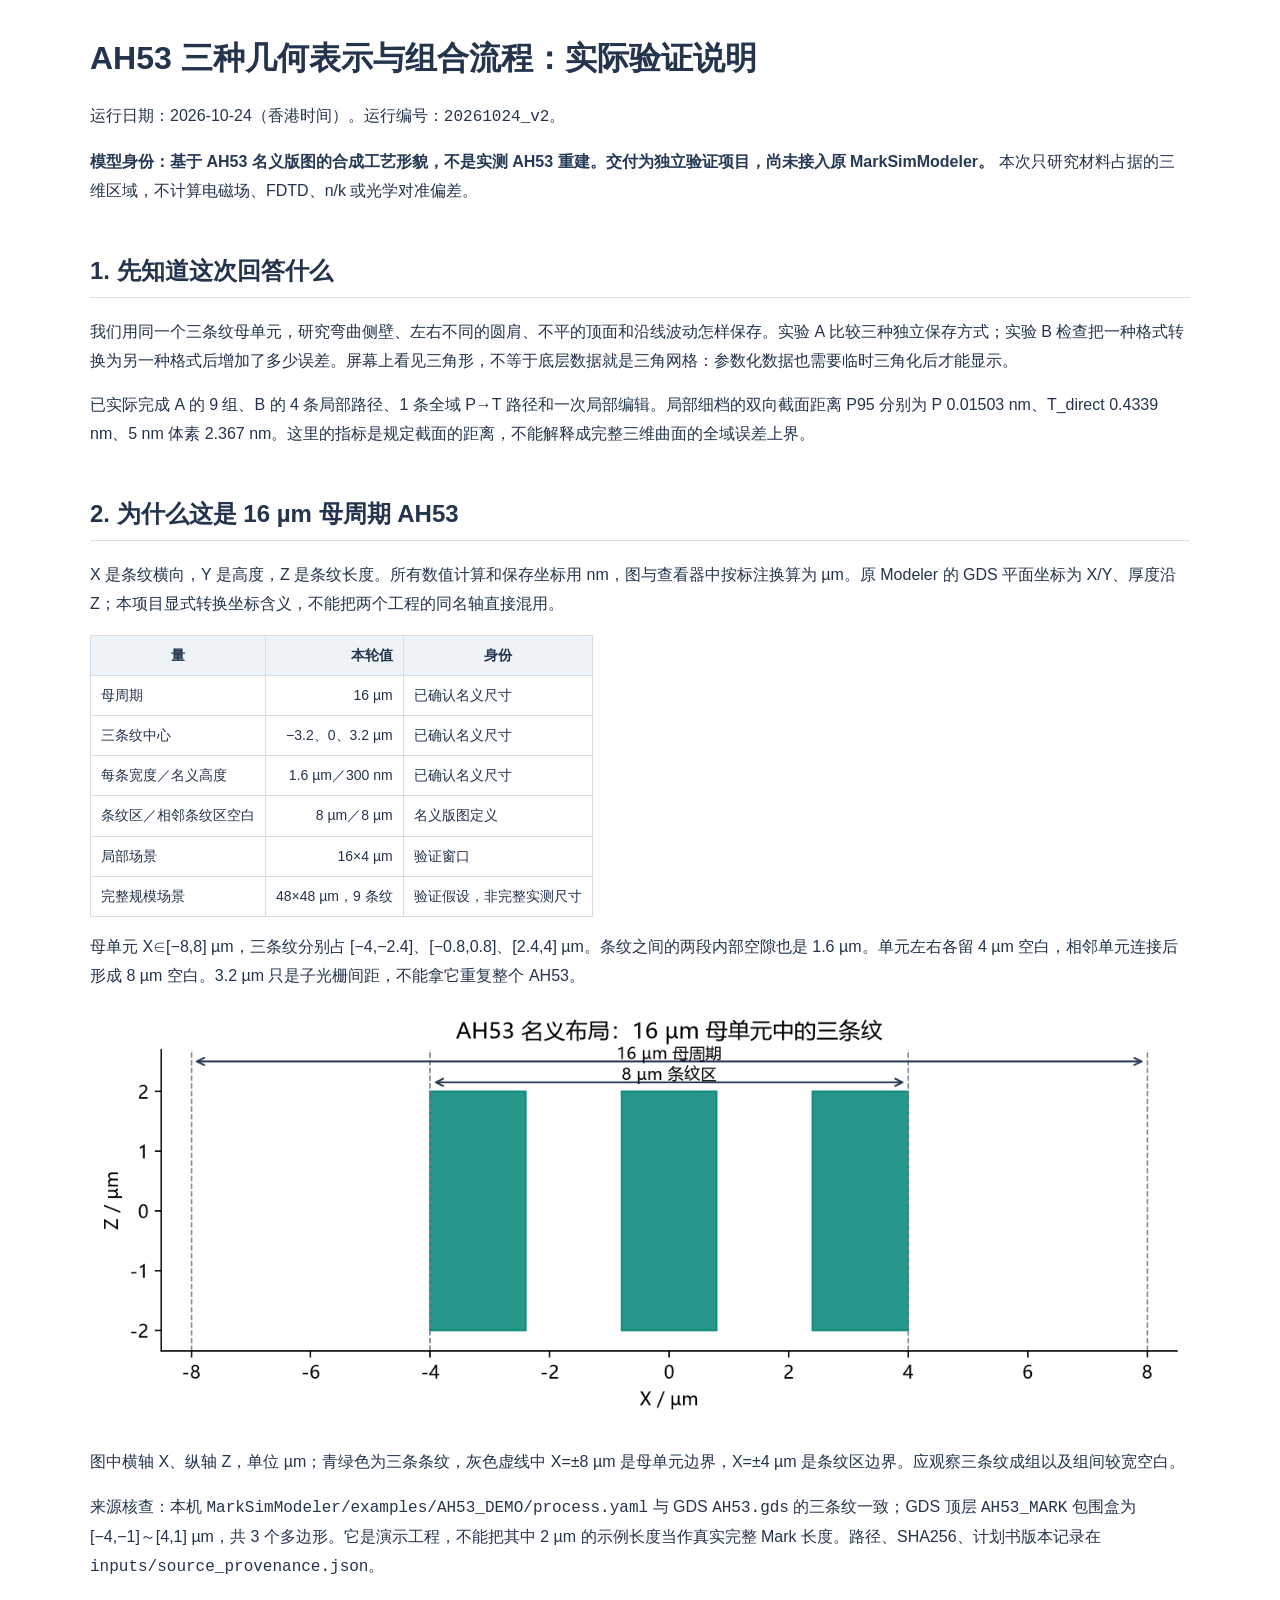
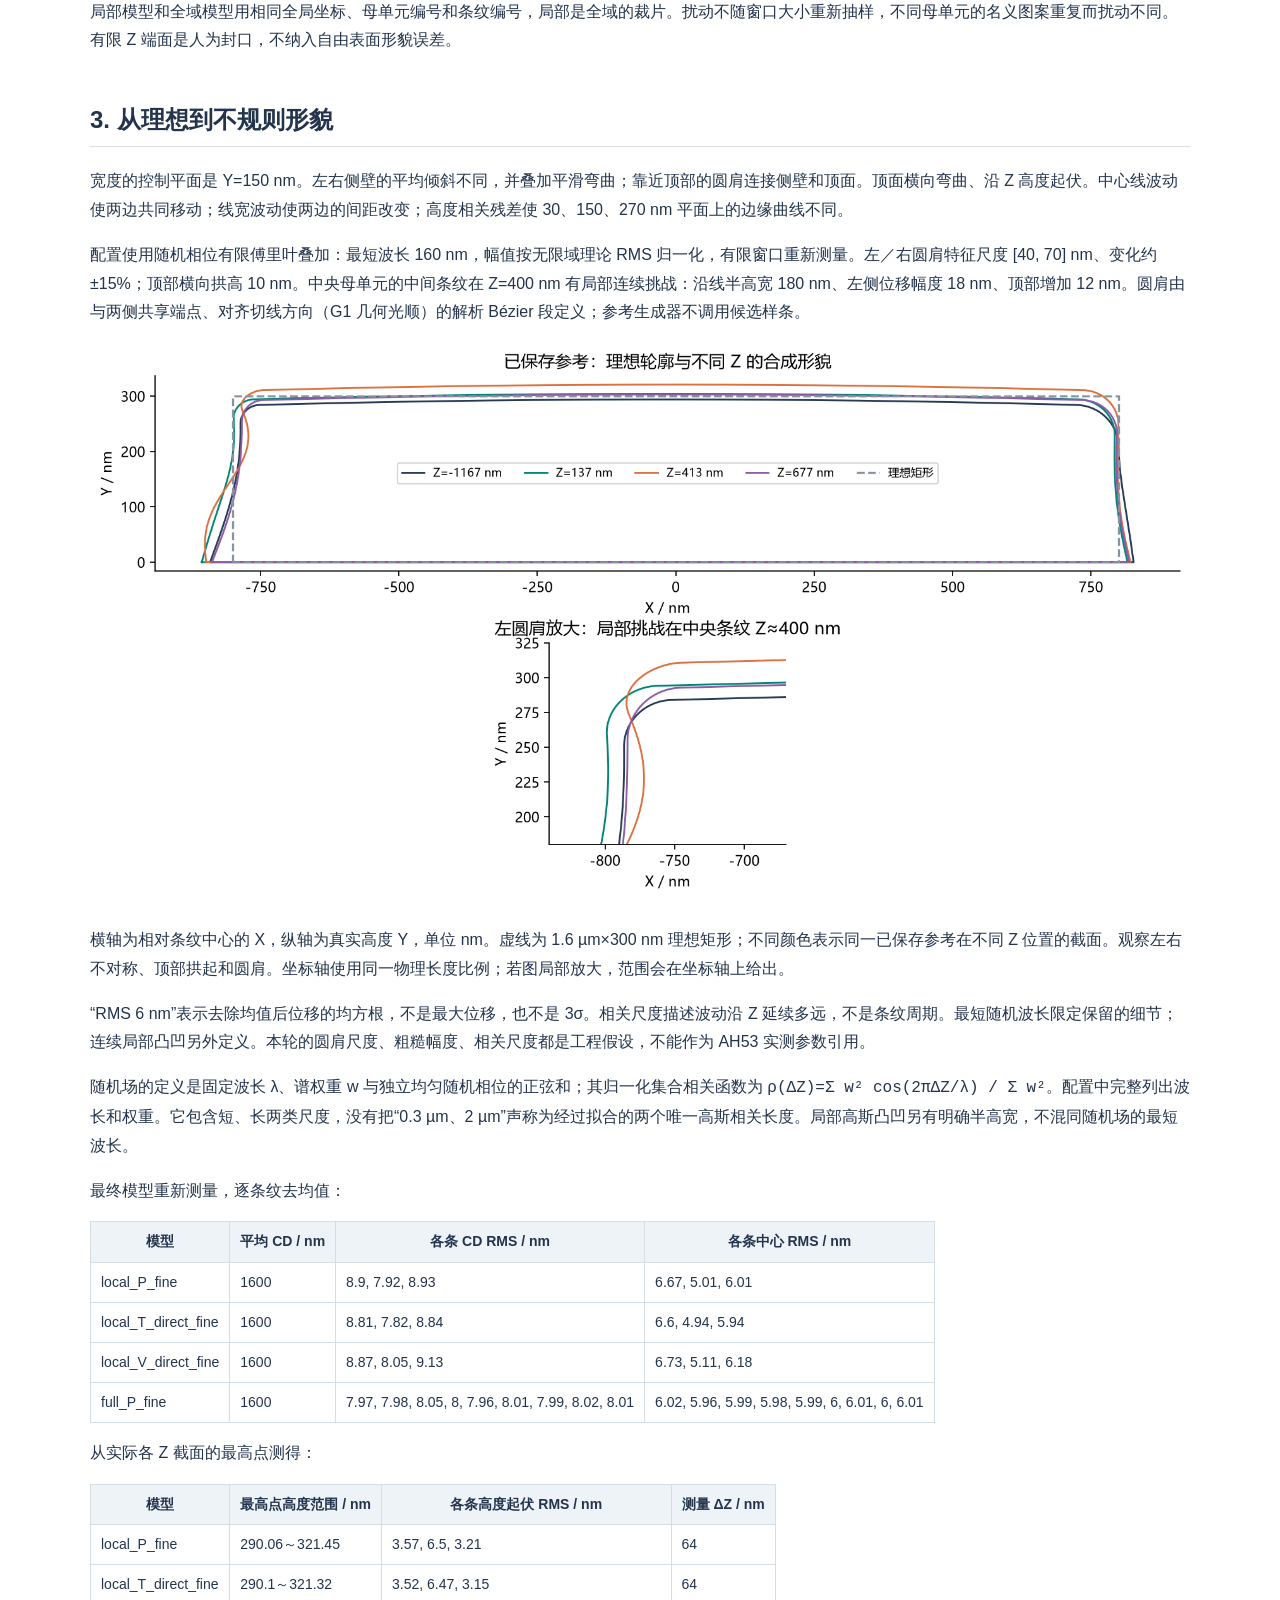
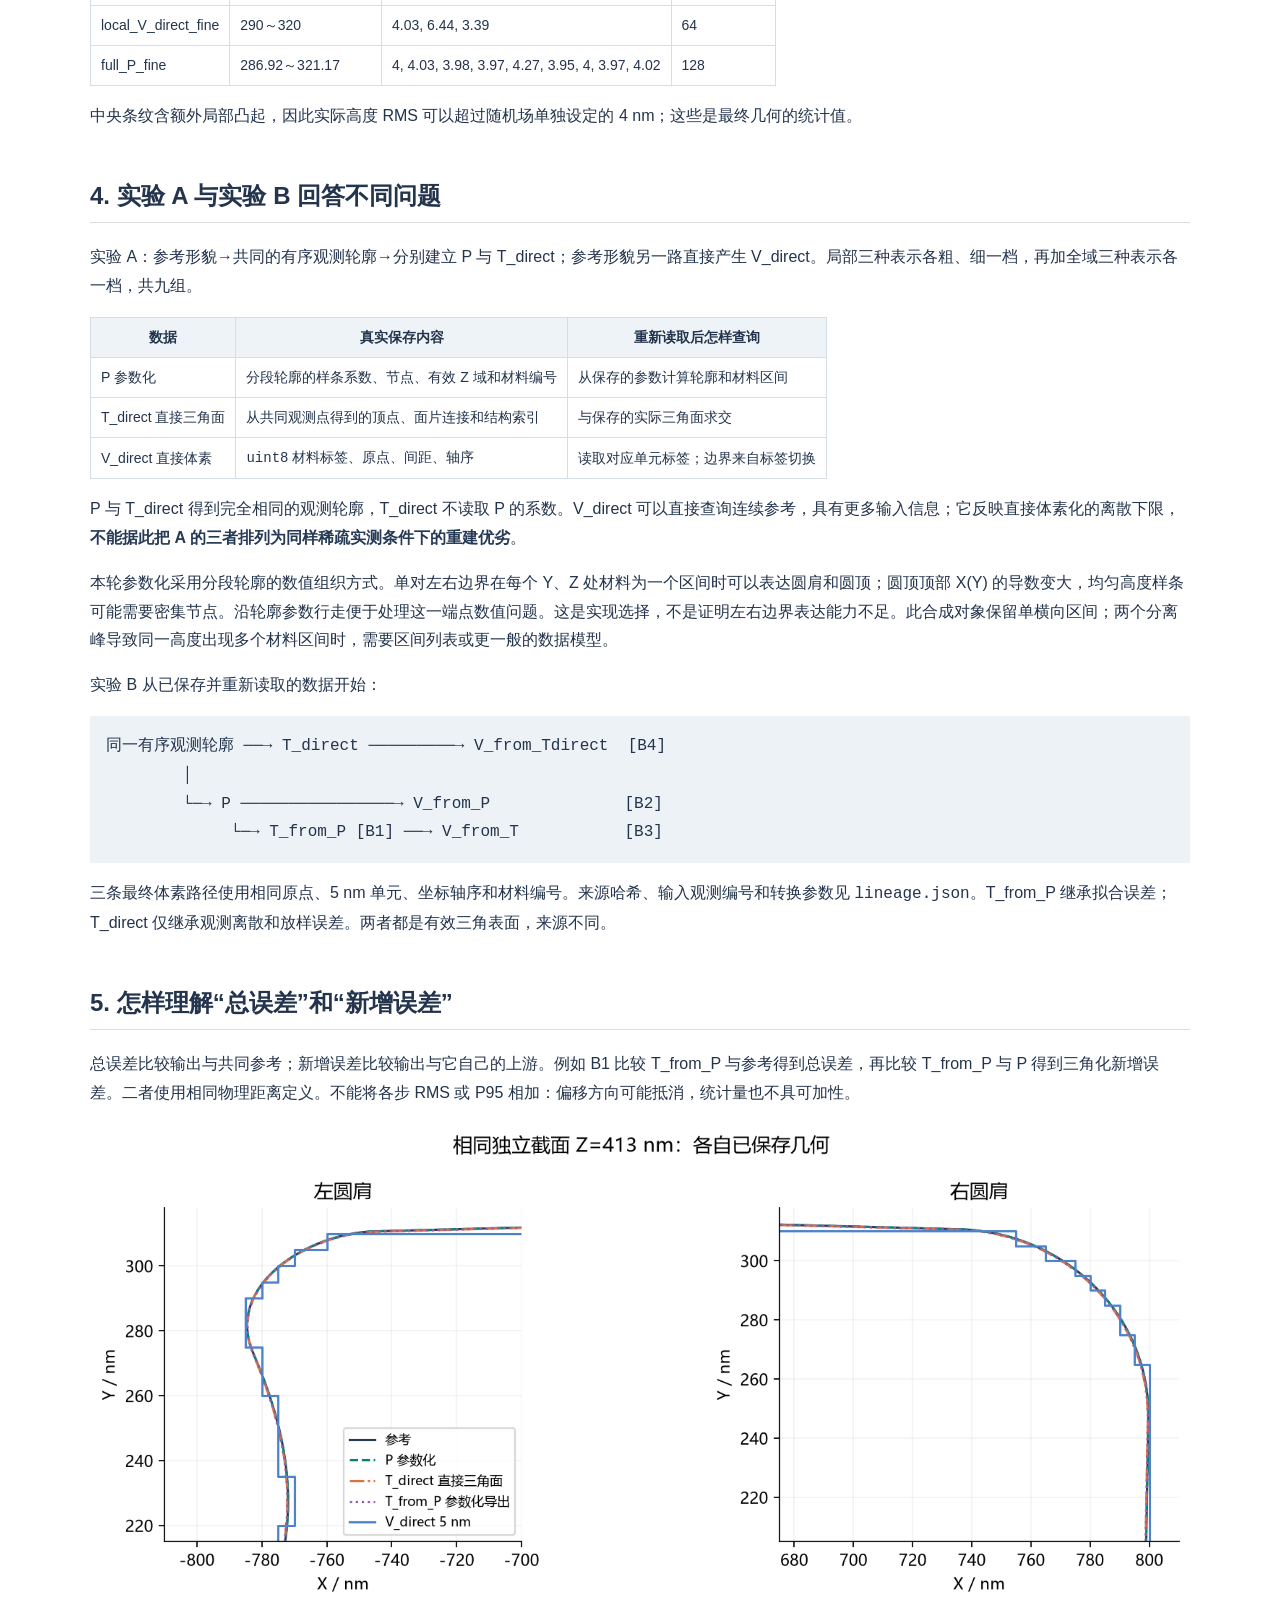
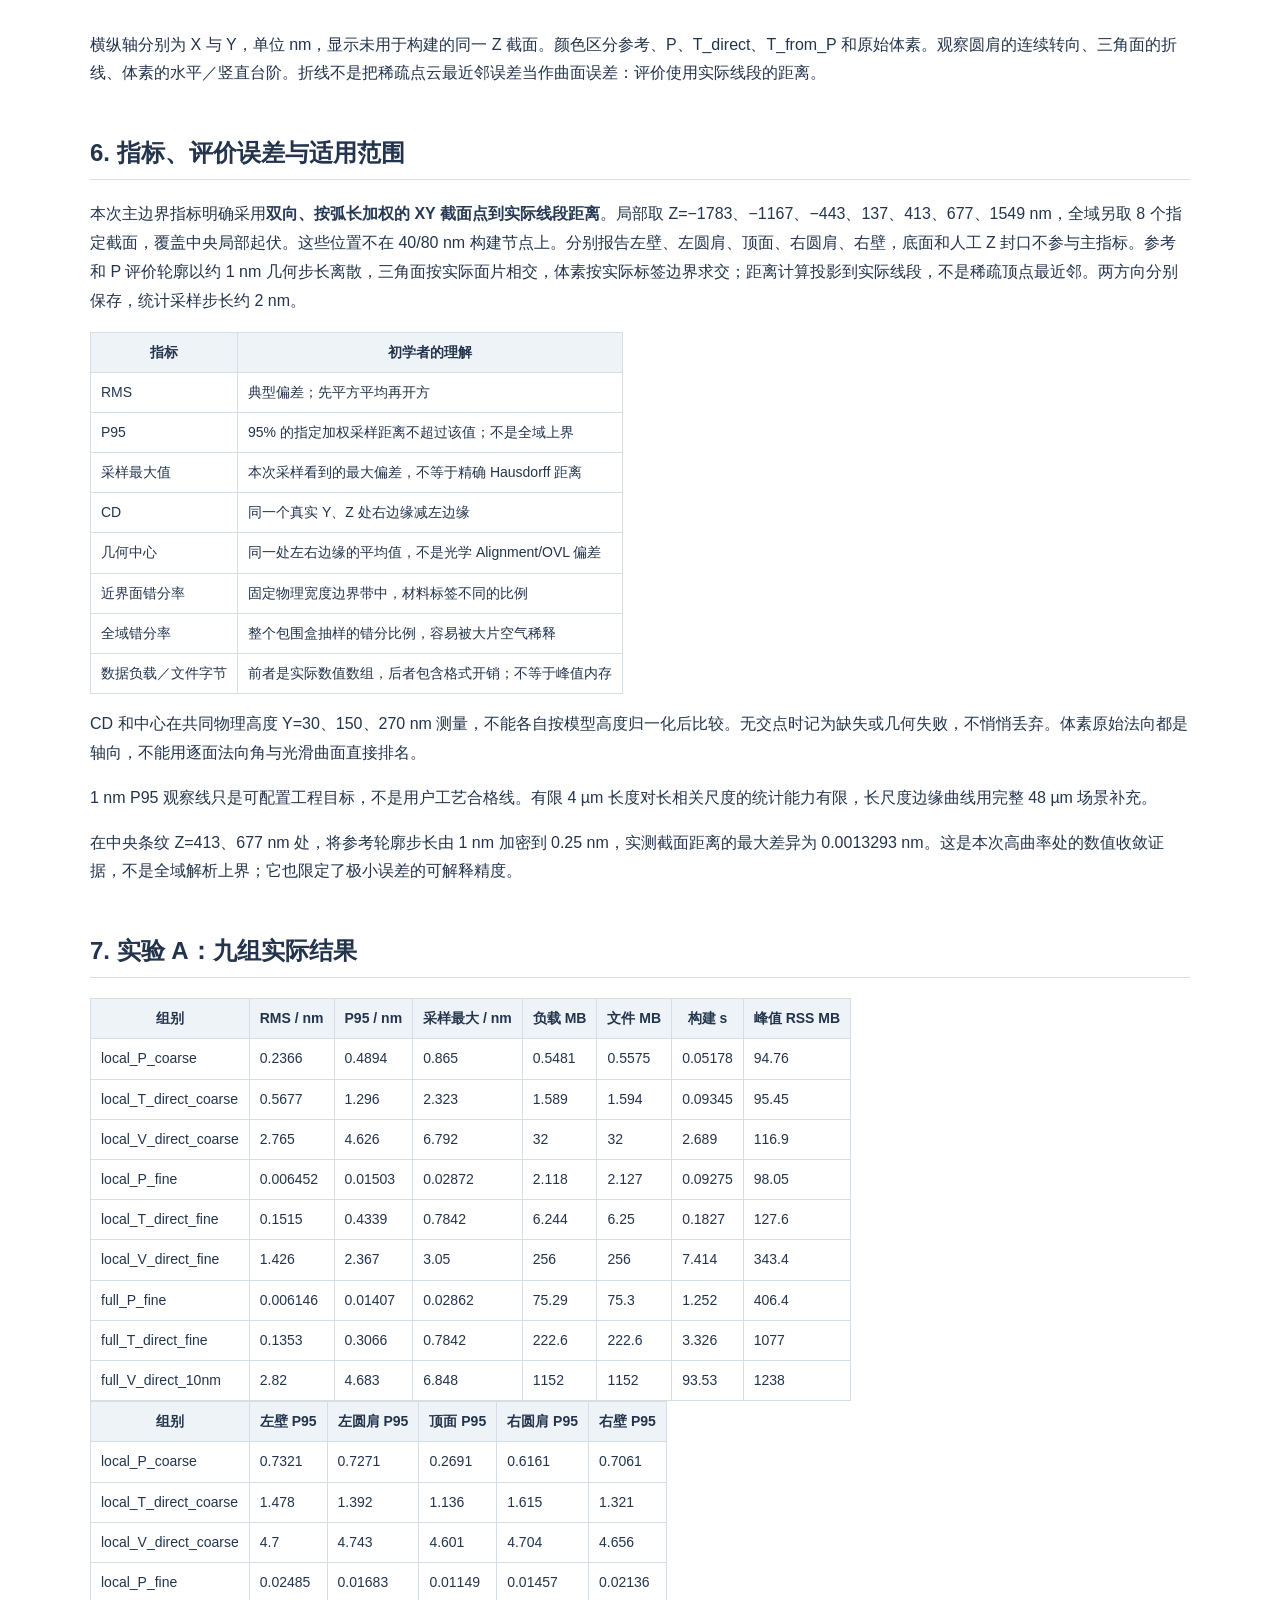
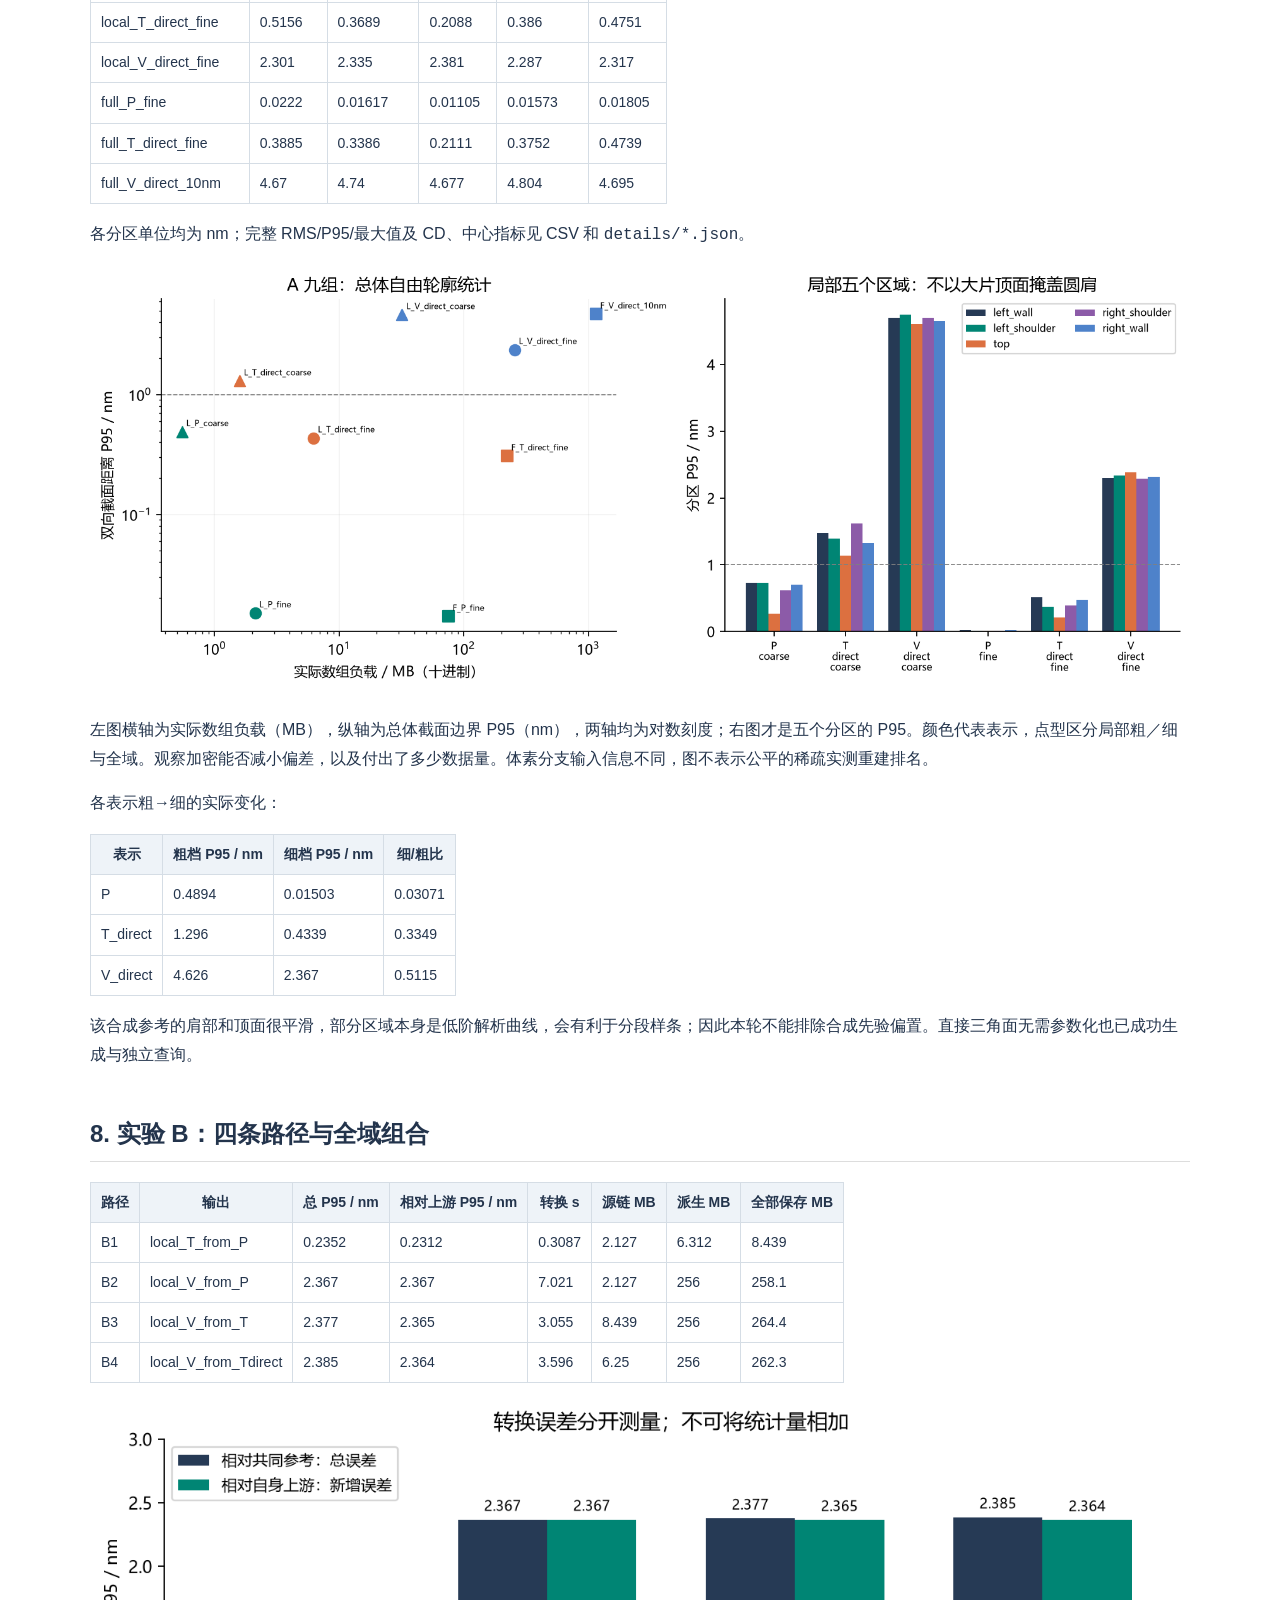
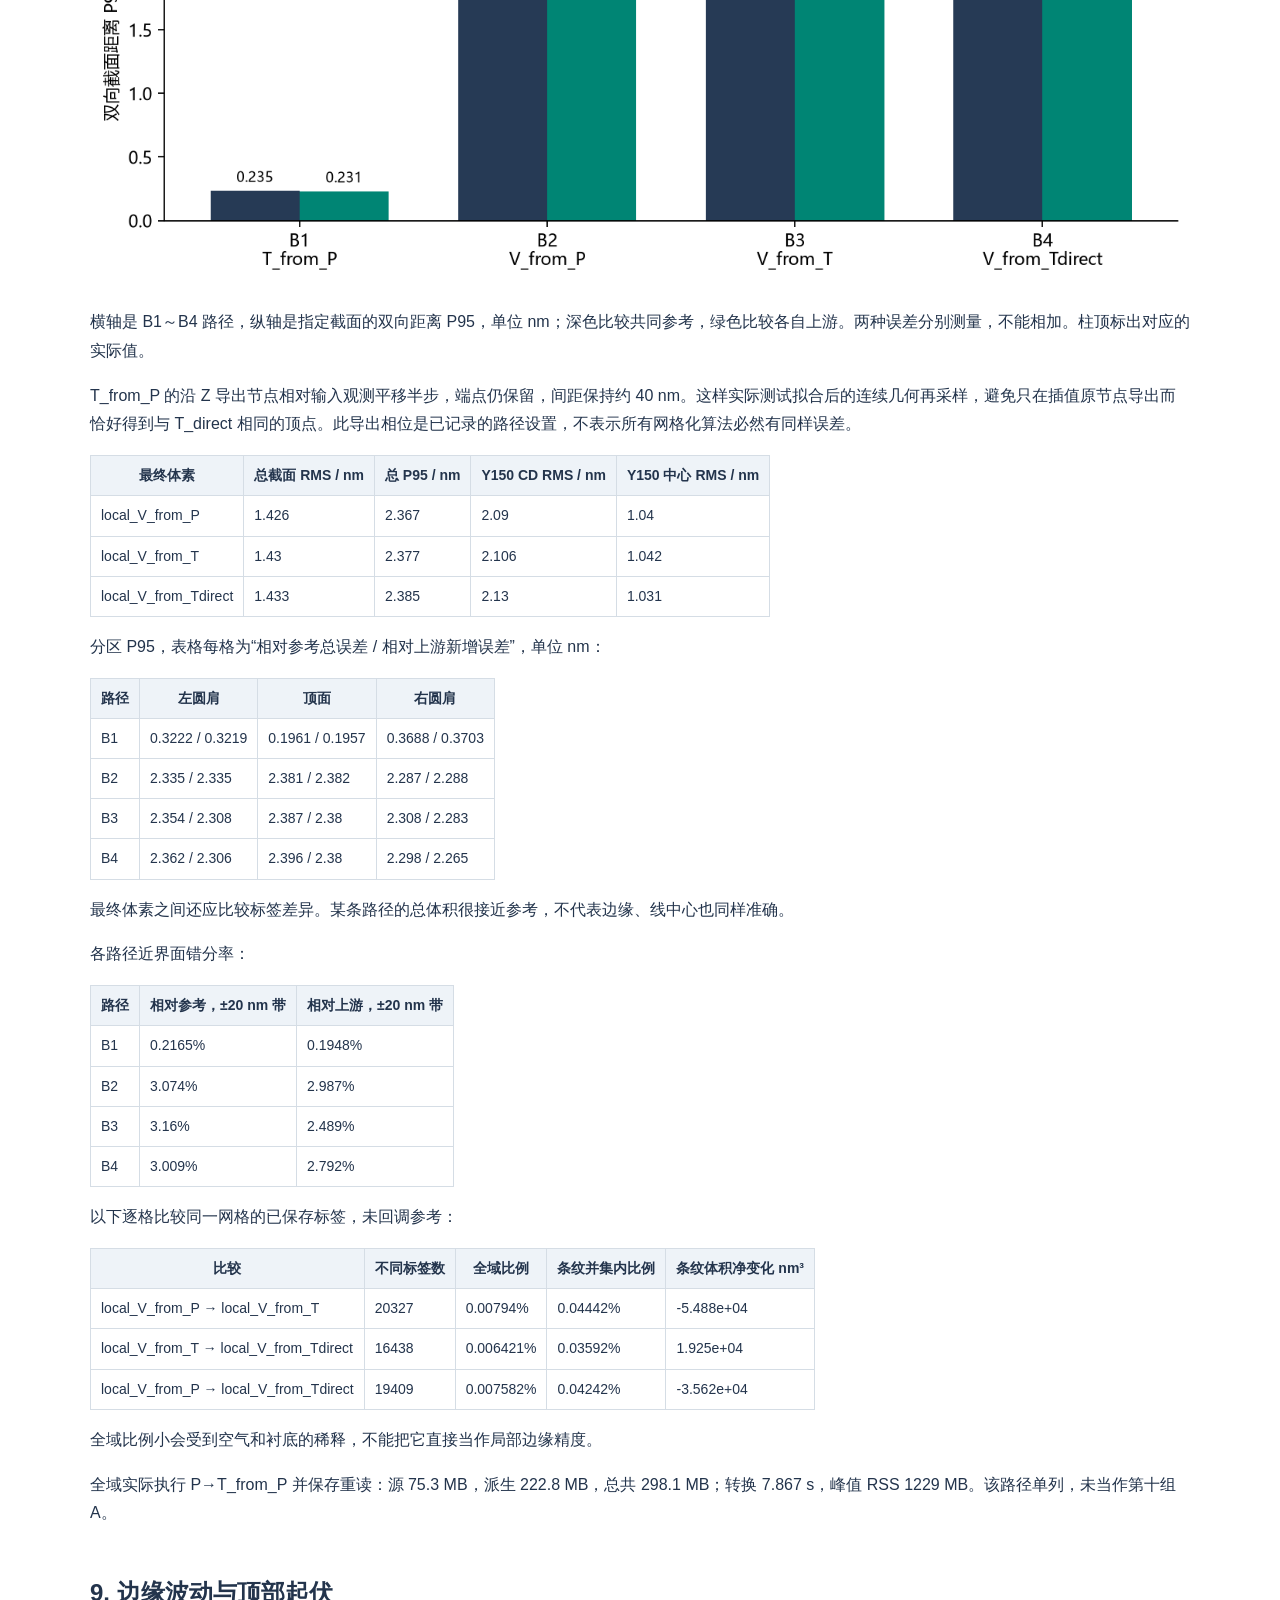
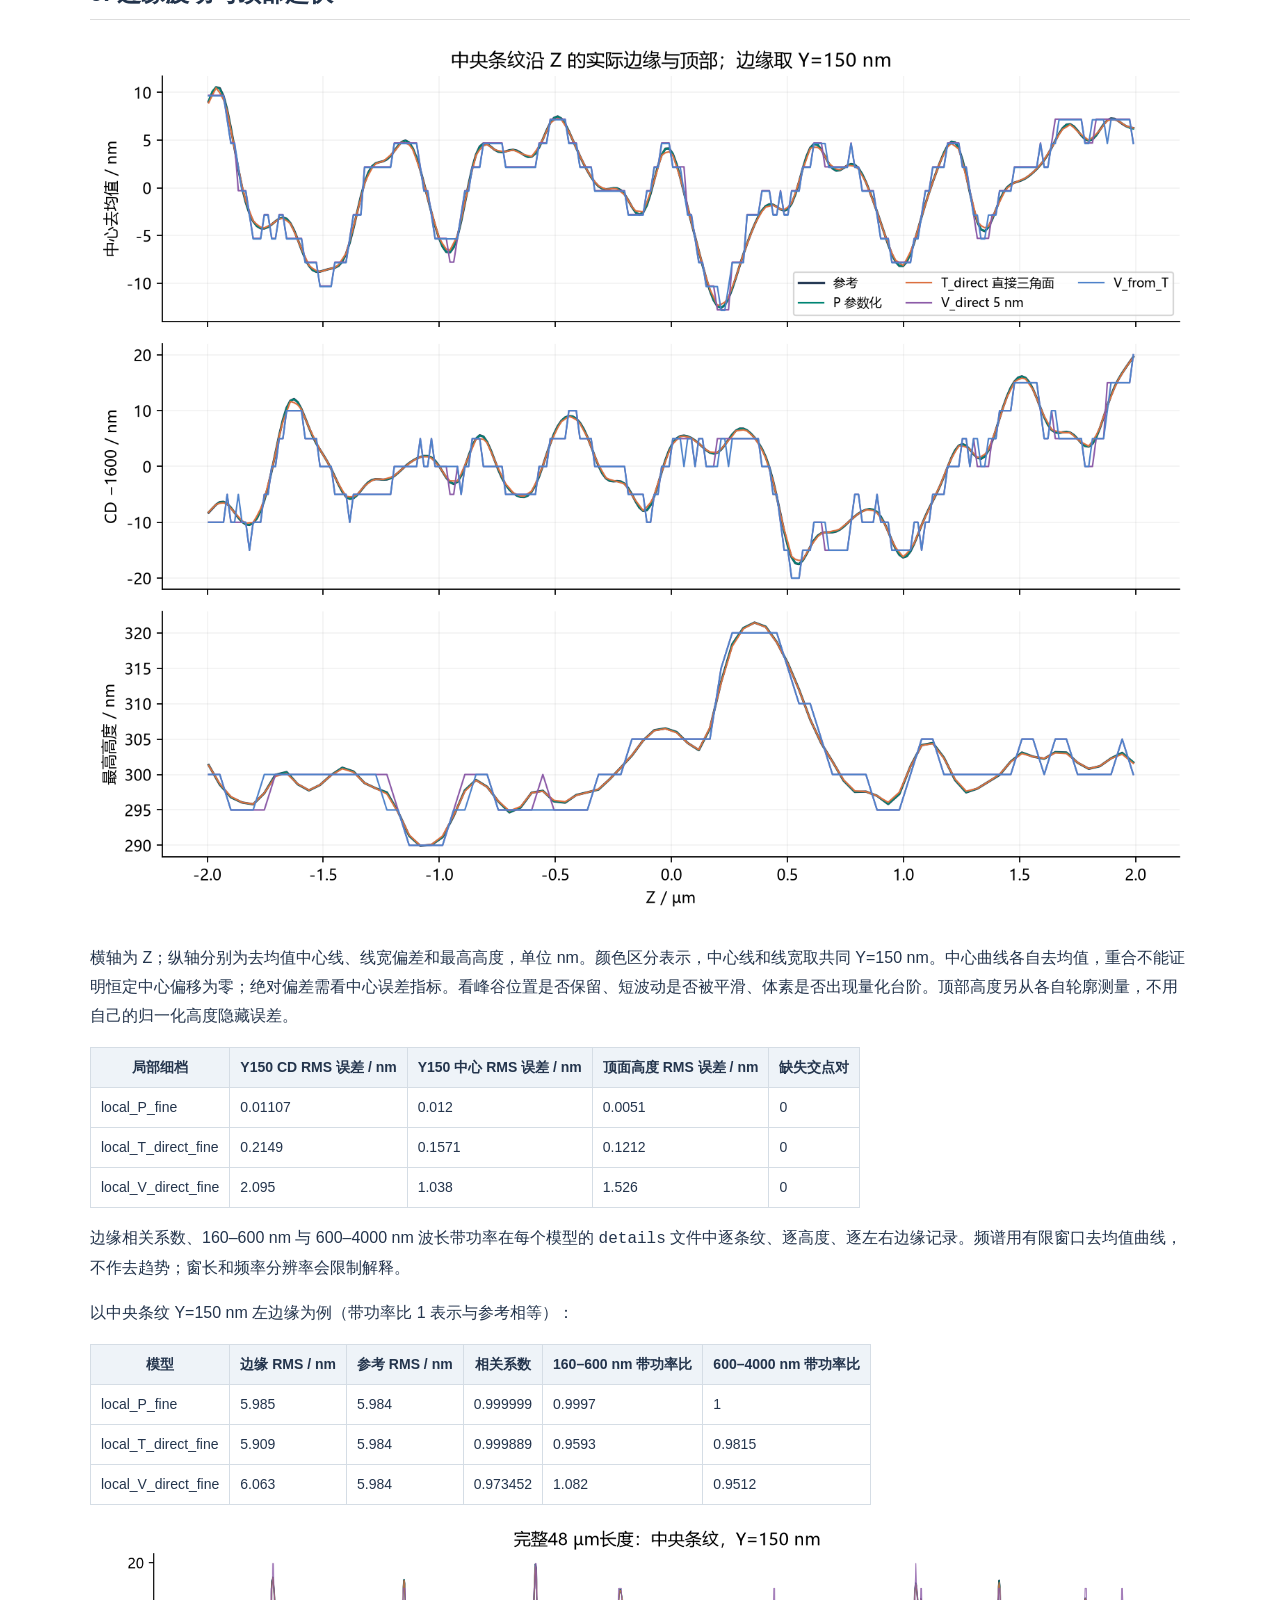
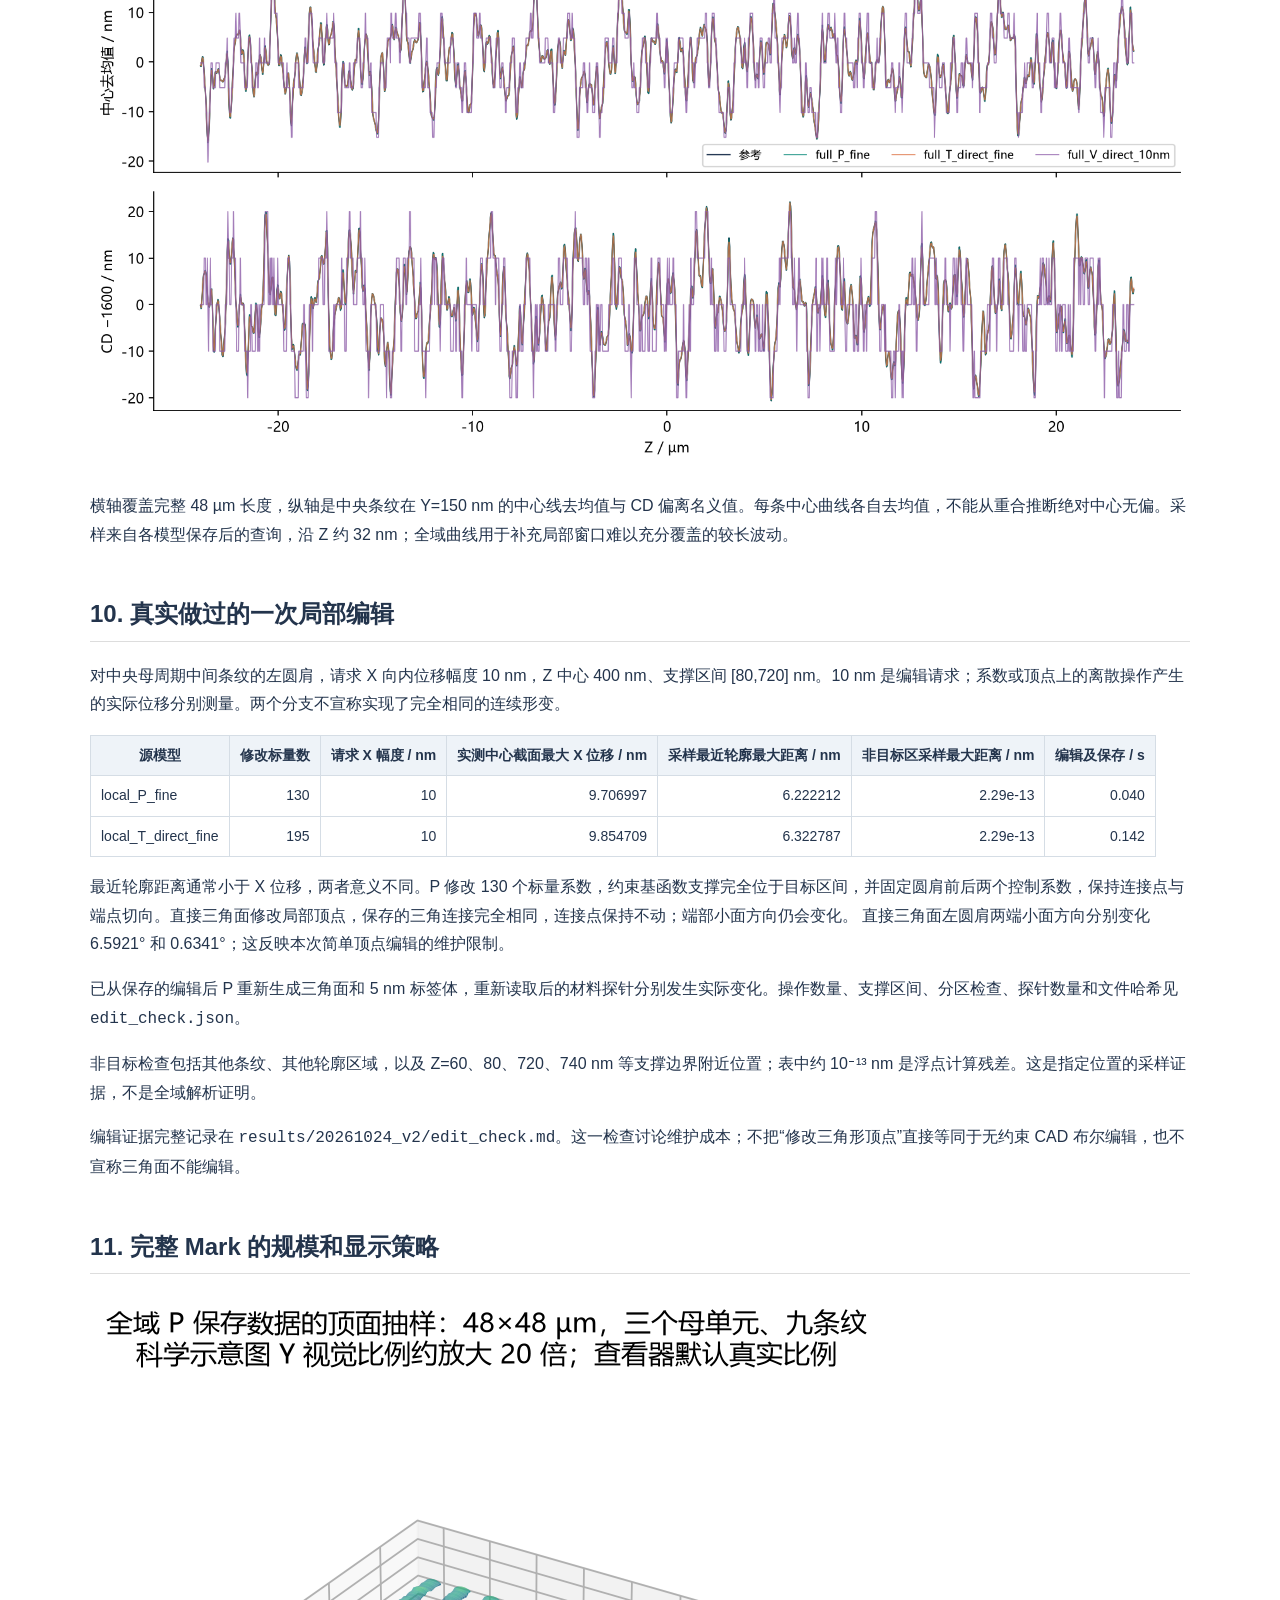
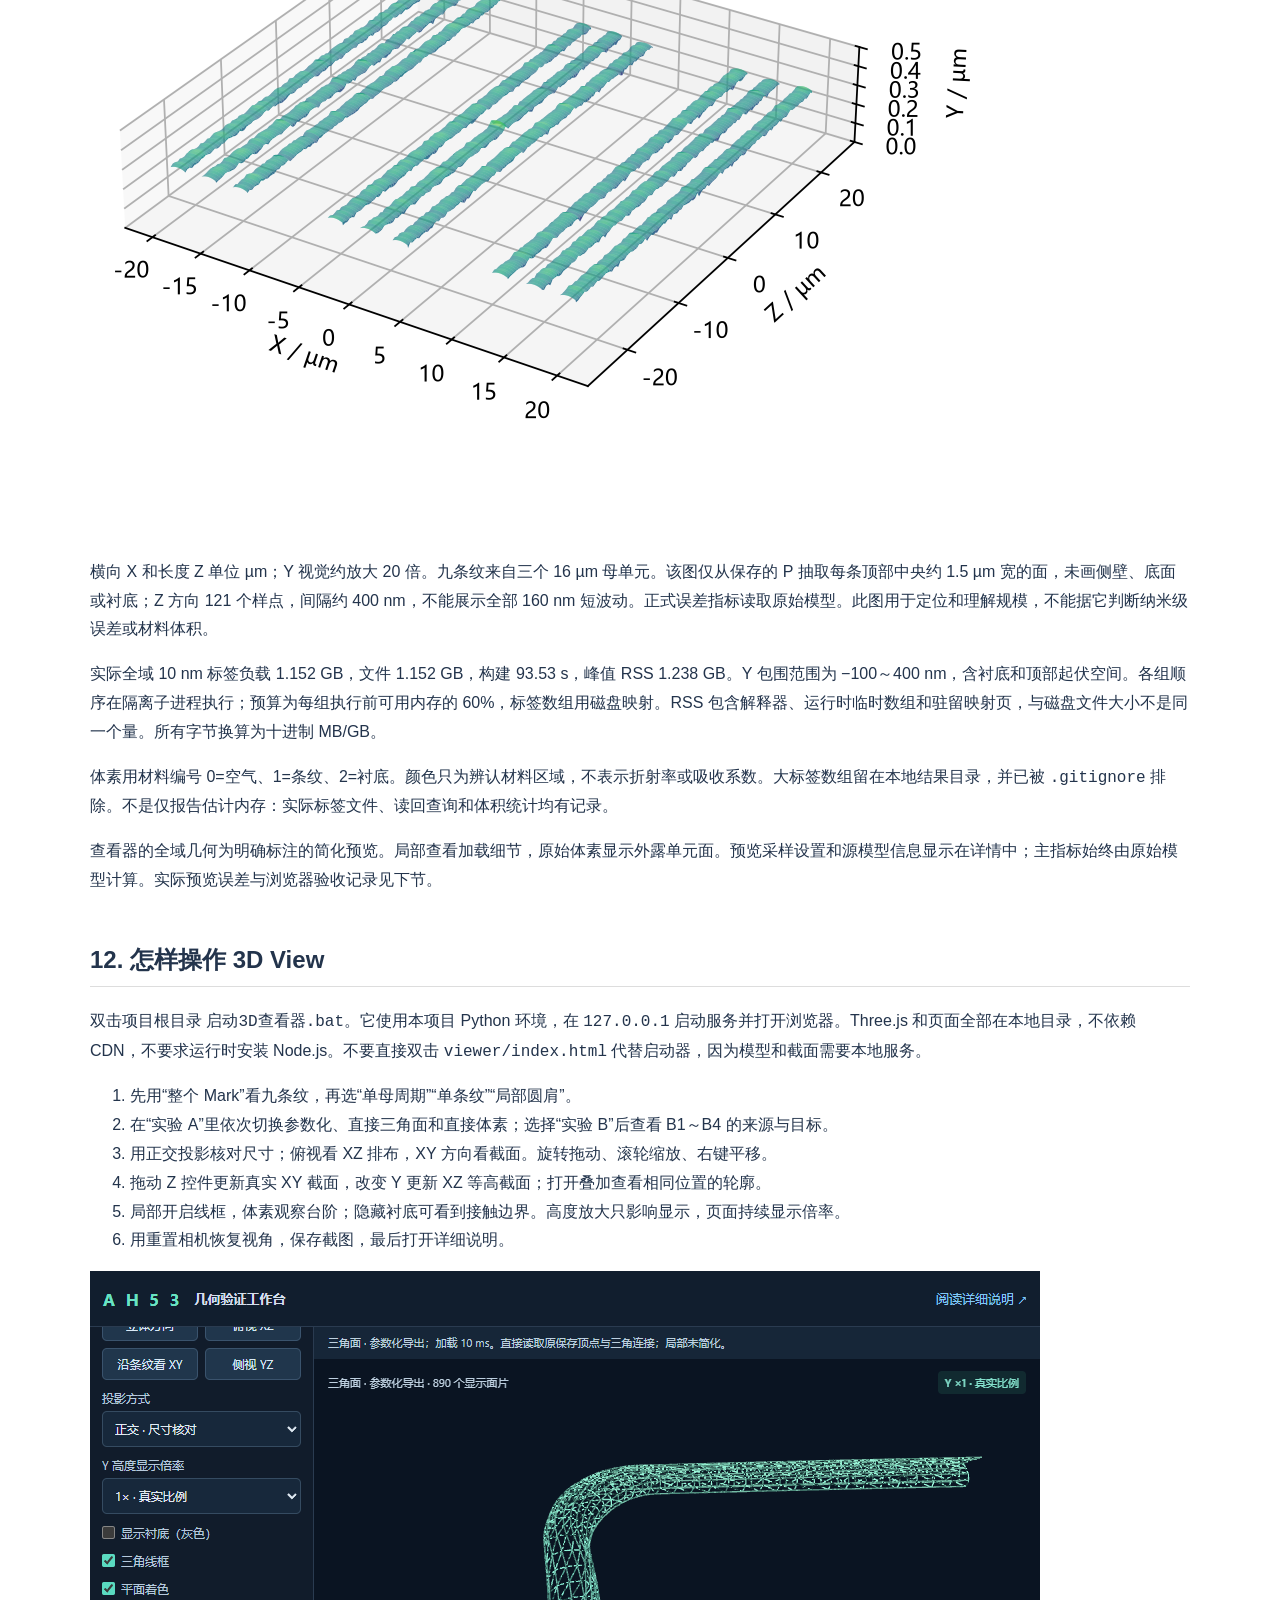
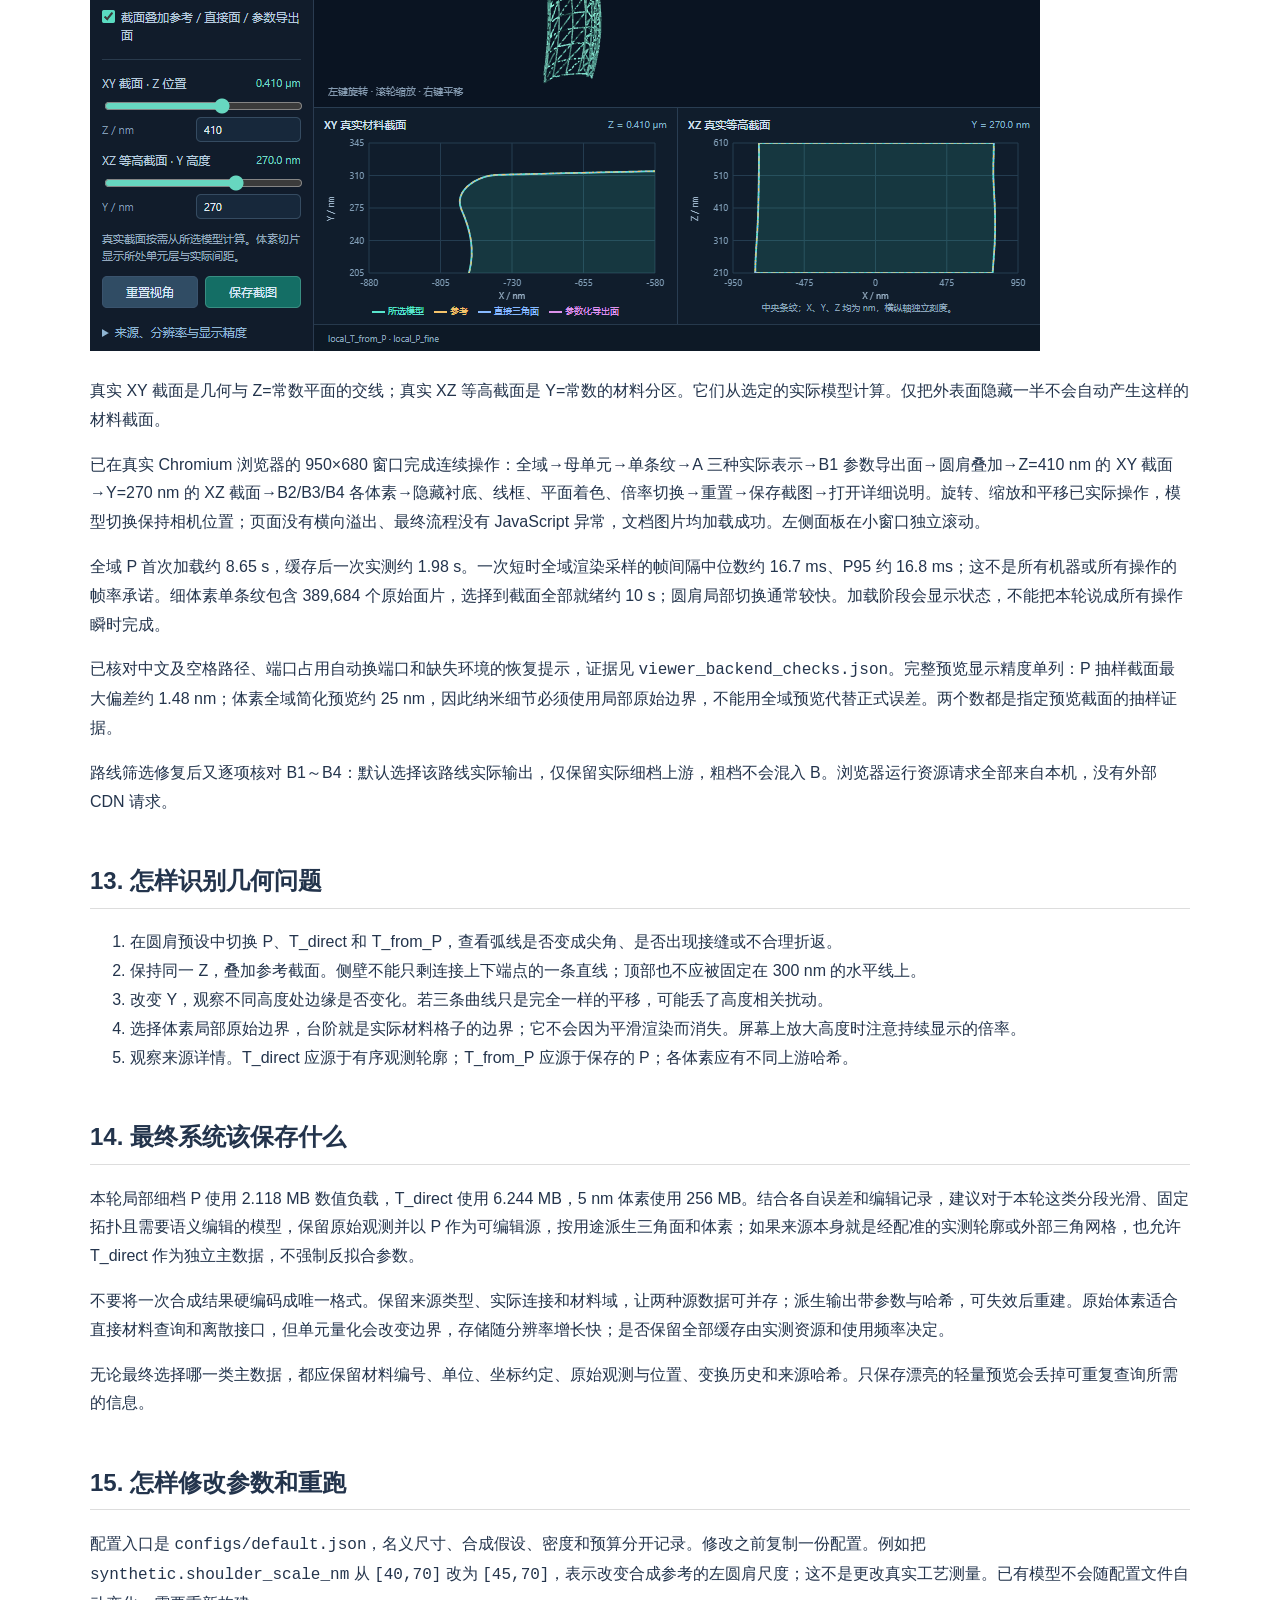
<file: 3D-Geometry/ah53-geometry-validation/AH53_三种几何表示验证_技术验证报告.html>
<!doctype html><html lang="zh-CN"><meta charset="utf-8"><meta name="viewport" content="width=device-width,initial-scale=1"><title>AH53 几何验证说明</title><style>body{font:16px/1.8 "Microsoft YaHei",sans-serif;color:#23344c;max-width:1100px;margin:36px auto;padding:0 24px}h1,h2{line-height:1.4}h2{margin-top:2em;border-bottom:1px solid #ddd;padding-bottom:.4em}table{display:block;overflow:auto;border-collapse:collapse;font-size:14px}th,td{padding:7px 10px;border:1px solid #d5dde5}th{background:#eef3f8}img{max-width:100%;height:auto}pre{background:#edf2f6;padding:16px;overflow:auto}a{color:#067c79}code{font-family:Consolas,monospace}strong{color:#263a55}</style><body><h1 id="ah53">AH53 三种几何表示与组合流程：实际验证说明</h1>
<p>运行日期：2026-10-24（香港时间）。运行编号：<code>20261024_v2</code>。</p>
<p><strong>模型身份：基于 AH53 名义版图的合成工艺形貌，不是实测 AH53 重建。交付为独立验证项目，尚未接入原 MarkSimModeler。</strong> 本次只研究材料占据的三维区域，不计算电磁场、FDTD、n/k 或光学对准偏差。</p>
<h2 id="1">1. 先知道这次回答什么</h2>
<p>我们用同一个三条纹母单元，研究弯曲侧壁、左右不同的圆肩、不平的顶面和沿线波动怎样保存。实验 A 比较三种独立保存方式；实验 B 检查把一种格式转换为另一种格式后增加了多少误差。屏幕上看见三角形，不等于底层数据就是三角网格：参数化数据也需要临时三角化后才能显示。</p>
<p>已实际完成 A 的 9 组、B 的 4 条局部路径、1 条全域 P→T 路径和一次局部编辑。局部细档的双向截面距离 P95 分别为 P 0.01503 nm、T_direct 0.4339 nm、5 nm 体素 2.367 nm。这里的指标是规定截面的距离，不能解释成完整三维曲面的全域误差上界。</p>
<h2 id="2-16-m-ah53">2. 为什么这是 16 µm 母周期 AH53</h2>
<p>X 是条纹横向，Y 是高度，Z 是条纹长度。所有数值计算和保存坐标用 nm，图与查看器中按标注换算为 µm。原 Modeler 的 GDS 平面坐标为 X/Y、厚度沿 Z；本项目显式转换坐标含义，不能把两个工程的同名轴直接混用。</p>
<table>
<thead>
<tr>
<th>量</th>
<th style="text-align: right;">本轮值</th>
<th>身份</th>
</tr>
</thead>
<tbody>
<tr>
<td>母周期</td>
<td style="text-align: right;">16 µm</td>
<td>已确认名义尺寸</td>
</tr>
<tr>
<td>三条纹中心</td>
<td style="text-align: right;">−3.2、0、3.2 µm</td>
<td>已确认名义尺寸</td>
</tr>
<tr>
<td>每条宽度／名义高度</td>
<td style="text-align: right;">1.6 µm／300 nm</td>
<td>已确认名义尺寸</td>
</tr>
<tr>
<td>条纹区／相邻条纹区空白</td>
<td style="text-align: right;">8 µm／8 µm</td>
<td>名义版图定义</td>
</tr>
<tr>
<td>局部场景</td>
<td style="text-align: right;">16×4 µm</td>
<td>验证窗口</td>
</tr>
<tr>
<td>完整规模场景</td>
<td style="text-align: right;">48×48 µm，9 条纹</td>
<td>验证假设，非完整实测尺寸</td>
</tr>
</tbody>
</table>
<p>母单元 X∈[−8,8] µm，三条纹分别占 [−4,−2.4]、[−0.8,0.8]、[2.4,4] µm。条纹之间的两段内部空隙也是 1.6 µm。单元左右各留 4 µm 空白，相邻单元连接后形成 8 µm 空白。3.2 µm 只是子光栅间距，不能拿它重复整个 AH53。</p>
<p><img alt="名义布局" src="results/20261024_v2/figures/01_nominal_layout.png" /></p>
<p>图中横轴 X、纵轴 Z，单位 µm；青绿色为三条条纹，灰色虚线中 X=±8 µm 是母单元边界，X=±4 µm 是条纹区边界。应观察三条纹成组以及组间较宽空白。</p>
<p>来源核查：本机 <code>MarkSimModeler/examples/AH53_DEMO/process.yaml</code> 与 GDS <code>AH53.gds</code> 的三条纹一致；GDS 顶层 <code>AH53_MARK</code> 包围盒为 [−4,−1]～[4,1] µm，共 3 个多边形。它是演示工程，不能把其中 2 µm 的示例长度当作真实完整 Mark 长度。路径、SHA256、计划书版本记录在 <code>inputs/source_provenance.json</code>。</p>
<p>局部模型和全域模型用相同全局坐标、母单元编号和条纹编号，局部是全域的裁片。扰动不随窗口大小重新抽样，不同母单元的名义图案重复而扰动不同。有限 Z 端面是人为封口，不纳入自由表面形貌误差。</p>
<h2 id="3">3. 从理想到不规则形貌</h2>
<p>宽度的控制平面是 Y=150 nm。左右侧壁的平均倾斜不同，并叠加平滑弯曲；靠近顶部的圆肩连接侧壁和顶面。顶面横向弯曲、沿 Z 高度起伏。中心线波动使两边共同移动；线宽波动使两边的间距改变；高度相关残差使 30、150、270 nm 平面上的边缘曲线不同。</p>
<p>配置使用随机相位有限傅里叶叠加：最短波长 160 nm，幅值按无限域理论 RMS 归一化，有限窗口重新测量。左／右圆肩特征尺度 [40, 70] nm、变化约 ±15%；顶部横向拱高 10 nm。中央母单元的中间条纹在 Z=400 nm 有局部连续挑战：沿线半高宽 180 nm、左侧位移幅度 18 nm、顶部增加 12 nm。圆肩由与两侧共享端点、对齐切线方向（G1 几何光顺）的解析 Bézier 段定义；参考生成器不调用候选样条。</p>
<p><img alt="理想与合成截面对照" src="results/20261024_v2/figures/02_cross_sections.png" /></p>
<p>横轴为相对条纹中心的 X，纵轴为真实高度 Y，单位 nm。虚线为 1.6 µm×300 nm 理想矩形；不同颜色表示同一已保存参考在不同 Z 位置的截面。观察左右不对称、顶部拱起和圆肩。坐标轴使用同一物理长度比例；若图局部放大，范围会在坐标轴上给出。</p>
<p>“RMS 6 nm”表示去除均值后位移的均方根，不是最大位移，也不是 3σ。相关尺度描述波动沿 Z 延续多远，不是条纹周期。最短随机波长限定保留的细节；连续局部凸凹另外定义。本轮的圆肩尺度、粗糙幅度、相关尺度都是工程假设，不能作为 AH53 实测参数引用。</p>
<p>随机场的定义是固定波长 λ、谱权重 w 与独立均匀随机相位的正弦和；其归一化集合相关函数为 <code>ρ(ΔZ)=Σ w² cos(2πΔZ/λ) / Σ w²</code>。配置中完整列出波长和权重。它包含短、长两类尺度，没有把“0.3 µm、2 µm”声称为经过拟合的两个唯一高斯相关长度。局部高斯凸凹另有明确半高宽，不混同随机场的最短波长。</p>
<p>最终模型重新测量，逐条纹去均值：</p>
<table>
<thead>
<tr>
<th>模型</th>
<th>平均 CD / nm</th>
<th>各条 CD RMS / nm</th>
<th>各条中心 RMS / nm</th>
</tr>
</thead>
<tbody>
<tr>
<td>local_P_fine</td>
<td>1600</td>
<td>8.9, 7.92, 8.93</td>
<td>6.67, 5.01, 6.01</td>
</tr>
<tr>
<td>local_T_direct_fine</td>
<td>1600</td>
<td>8.81, 7.82, 8.84</td>
<td>6.6, 4.94, 5.94</td>
</tr>
<tr>
<td>local_V_direct_fine</td>
<td>1600</td>
<td>8.87, 8.05, 9.13</td>
<td>6.73, 5.11, 6.18</td>
</tr>
<tr>
<td>full_P_fine</td>
<td>1600</td>
<td>7.97, 7.98, 8.05, 8, 7.96, 8.01, 7.99, 8.02, 8.01</td>
<td>6.02, 5.96, 5.99, 5.98, 5.99, 6, 6.01, 6, 6.01</td>
</tr>
</tbody>
</table>
<p>从实际各 Z 截面的最高点测得：</p>
<table>
<thead>
<tr>
<th>模型</th>
<th>最高点高度范围 / nm</th>
<th>各条高度起伏 RMS / nm</th>
<th>测量 ΔZ / nm</th>
</tr>
</thead>
<tbody>
<tr>
<td>local_P_fine</td>
<td>290.06～321.45</td>
<td>3.57, 6.5, 3.21</td>
<td>64</td>
</tr>
<tr>
<td>local_T_direct_fine</td>
<td>290.1～321.32</td>
<td>3.52, 6.47, 3.15</td>
<td>64</td>
</tr>
<tr>
<td>local_V_direct_fine</td>
<td>290～320</td>
<td>4.03, 6.44, 3.39</td>
<td>64</td>
</tr>
<tr>
<td>full_P_fine</td>
<td>286.92～321.17</td>
<td>4, 4.03, 3.98, 3.97, 4.27, 3.95, 4, 3.97, 4.02</td>
<td>128</td>
</tr>
</tbody>
</table>
<p>中央条纹含额外局部凸起，因此实际高度 RMS 可以超过随机场单独设定的 4 nm；这些是最终几何的统计值。</p>
<h2 id="4-a-b">4. 实验 A 与实验 B 回答不同问题</h2>
<p>实验 A：参考形貌→共同的有序观测轮廓→分别建立 P 与 T_direct；参考形貌另一路直接产生 V_direct。局部三种表示各粗、细一档，再加全域三种表示各一档，共九组。</p>
<table>
<thead>
<tr>
<th>数据</th>
<th>真实保存内容</th>
<th>重新读取后怎样查询</th>
</tr>
</thead>
<tbody>
<tr>
<td>P 参数化</td>
<td>分段轮廓的样条系数、节点、有效 Z 域和材料编号</td>
<td>从保存的参数计算轮廓和材料区间</td>
</tr>
<tr>
<td>T_direct 直接三角面</td>
<td>从共同观测点得到的顶点、面片连接和结构索引</td>
<td>与保存的实际三角面求交</td>
</tr>
<tr>
<td>V_direct 直接体素</td>
<td><code>uint8</code> 材料标签、原点、间距、轴序</td>
<td>读取对应单元标签；边界来自标签切换</td>
</tr>
</tbody>
</table>
<p>P 与 T_direct 得到完全相同的观测轮廓，T_direct 不读取 P 的系数。V_direct 可以直接查询连续参考，具有更多输入信息；它反映直接体素化的离散下限，<strong>不能据此把 A 的三者排列为同样稀疏实测条件下的重建优劣</strong>。</p>
<p>本轮参数化采用分段轮廓的数值组织方式。单对左右边界在每个 Y、Z 处材料为一个区间时可以表达圆肩和圆顶；圆顶顶部 X(Y) 的导数变大，均匀高度样条可能需要密集节点。沿轮廓参数行走便于处理这一端点数值问题。这是实现选择，不是证明左右边界表达能力不足。此合成对象保留单横向区间；两个分离峰导致同一高度出现多个材料区间时，需要区间列表或更一般的数据模型。</p>
<p>实验 B 从已保存并重新读取的数据开始：</p>
<pre><code class="language-text">同一有序观测轮廓 ──→ T_direct ─────────→ V_from_Tdirect  [B4]
        │
        └─→ P ────────────────→ V_from_P              [B2]
             └─→ T_from_P [B1] ──→ V_from_T           [B3]
</code></pre>
<p>三条最终体素路径使用相同原点、5 nm 单元、坐标轴序和材料编号。来源哈希、输入观测编号和转换参数见 <code>lineage.json</code>。T_from_P 继承拟合误差；T_direct 仅继承观测离散和放样误差。两者都是有效三角表面，来源不同。</p>
<h2 id="5">5. 怎样理解“总误差”和“新增误差”</h2>
<p>总误差比较输出与共同参考；新增误差比较输出与它自己的上游。例如 B1 比较 T_from_P 与参考得到总误差，再比较 T_from_P 与 P 得到三角化新增误差。二者使用相同物理距离定义。不能将各步 RMS 或 P95 相加：偏移方向可能抵消，统计量也不具可加性。</p>
<p><img alt="圆肩局部比较" src="results/20261024_v2/figures/03_shoulder_comparison.png" /></p>
<p>横纵轴分别为 X 与 Y，单位 nm，显示未用于构建的同一 Z 截面。颜色区分参考、P、T_direct、T_from_P 和原始体素。观察圆肩的连续转向、三角面的折线、体素的水平／竖直台阶。折线不是把稀疏点云最近邻误差当作曲面误差：评价使用实际线段的距离。</p>
<h2 id="6">6. 指标、评价误差与适用范围</h2>
<p>本次主边界指标明确采用<strong>双向、按弧长加权的 XY 截面点到实际线段距离</strong>。局部取 Z=−1783、−1167、−443、137、413、677、1549 nm，全域另取 8 个指定截面，覆盖中央局部起伏。这些位置不在 40/80 nm 构建节点上。分别报告左壁、左圆肩、顶面、右圆肩、右壁，底面和人工 Z 封口不参与主指标。参考和 P 评价轮廓以约 1 nm 几何步长离散，三角面按实际面片相交，体素按实际标签边界求交；距离计算投影到实际线段，不是稀疏顶点最近邻。两方向分别保存，统计采样步长约 2 nm。</p>
<table>
<thead>
<tr>
<th>指标</th>
<th>初学者的理解</th>
</tr>
</thead>
<tbody>
<tr>
<td>RMS</td>
<td>典型偏差；先平方平均再开方</td>
</tr>
<tr>
<td>P95</td>
<td>95% 的指定加权采样距离不超过该值；不是全域上界</td>
</tr>
<tr>
<td>采样最大值</td>
<td>本次采样看到的最大偏差，不等于精确 Hausdorff 距离</td>
</tr>
<tr>
<td>CD</td>
<td>同一个真实 Y、Z 处右边缘减左边缘</td>
</tr>
<tr>
<td>几何中心</td>
<td>同一处左右边缘的平均值，不是光学 Alignment/OVL 偏差</td>
</tr>
<tr>
<td>近界面错分率</td>
<td>固定物理宽度边界带中，材料标签不同的比例</td>
</tr>
<tr>
<td>全域错分率</td>
<td>整个包围盒抽样的错分比例，容易被大片空气稀释</td>
</tr>
<tr>
<td>数据负载／文件字节</td>
<td>前者是实际数值数组，后者包含格式开销；不等于峰值内存</td>
</tr>
</tbody>
</table>
<p>CD 和中心在共同物理高度 Y=30、150、270 nm 测量，不能各自按模型高度归一化后比较。无交点时记为缺失或几何失败，不悄悄丢弃。体素原始法向都是轴向，不能用逐面法向角与光滑曲面直接排名。</p>
<p>1 nm P95 观察线只是可配置工程目标，不是用户工艺合格线。有限 4 µm 长度对长相关尺度的统计能力有限，长尺度边缘曲线用完整 48 µm 场景补充。</p>
<p>在中央条纹 Z=413、677 nm 处，将参考轮廓步长由 1 nm 加密到 0.25 nm，实测截面距离的最大差异为 0.0013293 nm。这是本次高曲率处的数值收敛证据，不是全域解析上界；它也限定了极小误差的可解释精度。</p>
<h2 id="7-a">7. 实验 A：九组实际结果</h2>
<table>
<thead>
<tr>
<th>组别</th>
<th>RMS / nm</th>
<th>P95 / nm</th>
<th>采样最大 / nm</th>
<th>负载 MB</th>
<th>文件 MB</th>
<th>构建 s</th>
<th>峰值 RSS MB</th>
</tr>
</thead>
<tbody>
<tr>
<td>local_P_coarse</td>
<td>0.2366</td>
<td>0.4894</td>
<td>0.865</td>
<td>0.5481</td>
<td>0.5575</td>
<td>0.05178</td>
<td>94.76</td>
</tr>
<tr>
<td>local_T_direct_coarse</td>
<td>0.5677</td>
<td>1.296</td>
<td>2.323</td>
<td>1.589</td>
<td>1.594</td>
<td>0.09345</td>
<td>95.45</td>
</tr>
<tr>
<td>local_V_direct_coarse</td>
<td>2.765</td>
<td>4.626</td>
<td>6.792</td>
<td>32</td>
<td>32</td>
<td>2.689</td>
<td>116.9</td>
</tr>
<tr>
<td>local_P_fine</td>
<td>0.006452</td>
<td>0.01503</td>
<td>0.02872</td>
<td>2.118</td>
<td>2.127</td>
<td>0.09275</td>
<td>98.05</td>
</tr>
<tr>
<td>local_T_direct_fine</td>
<td>0.1515</td>
<td>0.4339</td>
<td>0.7842</td>
<td>6.244</td>
<td>6.25</td>
<td>0.1827</td>
<td>127.6</td>
</tr>
<tr>
<td>local_V_direct_fine</td>
<td>1.426</td>
<td>2.367</td>
<td>3.05</td>
<td>256</td>
<td>256</td>
<td>7.414</td>
<td>343.4</td>
</tr>
<tr>
<td>full_P_fine</td>
<td>0.006146</td>
<td>0.01407</td>
<td>0.02862</td>
<td>75.29</td>
<td>75.3</td>
<td>1.252</td>
<td>406.4</td>
</tr>
<tr>
<td>full_T_direct_fine</td>
<td>0.1353</td>
<td>0.3066</td>
<td>0.7842</td>
<td>222.6</td>
<td>222.6</td>
<td>3.326</td>
<td>1077</td>
</tr>
<tr>
<td>full_V_direct_10nm</td>
<td>2.82</td>
<td>4.683</td>
<td>6.848</td>
<td>1152</td>
<td>1152</td>
<td>93.53</td>
<td>1238</td>
</tr>
</tbody>
</table>
<table>
<thead>
<tr>
<th>组别</th>
<th>左壁 P95</th>
<th>左圆肩 P95</th>
<th>顶面 P95</th>
<th>右圆肩 P95</th>
<th>右壁 P95</th>
</tr>
</thead>
<tbody>
<tr>
<td>local_P_coarse</td>
<td>0.7321</td>
<td>0.7271</td>
<td>0.2691</td>
<td>0.6161</td>
<td>0.7061</td>
</tr>
<tr>
<td>local_T_direct_coarse</td>
<td>1.478</td>
<td>1.392</td>
<td>1.136</td>
<td>1.615</td>
<td>1.321</td>
</tr>
<tr>
<td>local_V_direct_coarse</td>
<td>4.7</td>
<td>4.743</td>
<td>4.601</td>
<td>4.704</td>
<td>4.656</td>
</tr>
<tr>
<td>local_P_fine</td>
<td>0.02485</td>
<td>0.01683</td>
<td>0.01149</td>
<td>0.01457</td>
<td>0.02136</td>
</tr>
<tr>
<td>local_T_direct_fine</td>
<td>0.5156</td>
<td>0.3689</td>
<td>0.2088</td>
<td>0.386</td>
<td>0.4751</td>
</tr>
<tr>
<td>local_V_direct_fine</td>
<td>2.301</td>
<td>2.335</td>
<td>2.381</td>
<td>2.287</td>
<td>2.317</td>
</tr>
<tr>
<td>full_P_fine</td>
<td>0.0222</td>
<td>0.01617</td>
<td>0.01105</td>
<td>0.01573</td>
<td>0.01805</td>
</tr>
<tr>
<td>full_T_direct_fine</td>
<td>0.3885</td>
<td>0.3386</td>
<td>0.2111</td>
<td>0.3752</td>
<td>0.4739</td>
</tr>
<tr>
<td>full_V_direct_10nm</td>
<td>4.67</td>
<td>4.74</td>
<td>4.677</td>
<td>4.804</td>
<td>4.695</td>
</tr>
</tbody>
</table>
<p>各分区单位均为 nm；完整 RMS/P95/最大值及 CD、中心指标见 CSV 和 <code>details/*.json</code>。</p>
<p><img alt="误差与负载" src="results/20261024_v2/figures/05_error_resources.png" /></p>
<p>左图横轴为实际数组负载（MB），纵轴为总体截面边界 P95（nm），两轴均为对数刻度；右图才是五个分区的 P95。颜色代表表示，点型区分局部粗／细与全域。观察加密能否减小偏差，以及付出了多少数据量。体素分支输入信息不同，图不表示公平的稀疏实测重建排名。</p>
<p>各表示粗→细的实际变化：</p>
<table>
<thead>
<tr>
<th>表示</th>
<th>粗档 P95 / nm</th>
<th>细档 P95 / nm</th>
<th>细/粗比</th>
</tr>
</thead>
<tbody>
<tr>
<td>P</td>
<td>0.4894</td>
<td>0.01503</td>
<td>0.03071</td>
</tr>
<tr>
<td>T_direct</td>
<td>1.296</td>
<td>0.4339</td>
<td>0.3349</td>
</tr>
<tr>
<td>V_direct</td>
<td>4.626</td>
<td>2.367</td>
<td>0.5115</td>
</tr>
</tbody>
</table>
<p>该合成参考的肩部和顶面很平滑，部分区域本身是低阶解析曲线，会有利于分段样条；因此本轮不能排除合成先验偏置。直接三角面无需参数化也已成功生成与独立查询。</p>
<h2 id="8-b">8. 实验 B：四条路径与全域组合</h2>
<table>
<thead>
<tr>
<th>路径</th>
<th>输出</th>
<th>总 P95 / nm</th>
<th>相对上游 P95 / nm</th>
<th>转换 s</th>
<th>源链 MB</th>
<th>派生 MB</th>
<th>全部保存 MB</th>
</tr>
</thead>
<tbody>
<tr>
<td>B1</td>
<td>local_T_from_P</td>
<td>0.2352</td>
<td>0.2312</td>
<td>0.3087</td>
<td>2.127</td>
<td>6.312</td>
<td>8.439</td>
</tr>
<tr>
<td>B2</td>
<td>local_V_from_P</td>
<td>2.367</td>
<td>2.367</td>
<td>7.021</td>
<td>2.127</td>
<td>256</td>
<td>258.1</td>
</tr>
<tr>
<td>B3</td>
<td>local_V_from_T</td>
<td>2.377</td>
<td>2.365</td>
<td>3.055</td>
<td>8.439</td>
<td>256</td>
<td>264.4</td>
</tr>
<tr>
<td>B4</td>
<td>local_V_from_Tdirect</td>
<td>2.385</td>
<td>2.364</td>
<td>3.596</td>
<td>6.25</td>
<td>256</td>
<td>262.3</td>
</tr>
</tbody>
</table>
<p><img alt="转换总误差与新增误差" src="results/20261024_v2/figures/07_conversion_errors.png" /></p>
<p>横轴是 B1～B4 路径，纵轴是指定截面的双向距离 P95，单位 nm；深色比较共同参考，绿色比较各自上游。两种误差分别测量，不能相加。柱顶标出对应的实际值。</p>
<p>T_from_P 的沿 Z 导出节点相对输入观测平移半步，端点仍保留，间距保持约 40 nm。这样实际测试拟合后的连续几何再采样，避免只在插值原节点导出而恰好得到与 T_direct 相同的顶点。此导出相位是已记录的路径设置，不表示所有网格化算法必然有同样误差。</p>
<table>
<thead>
<tr>
<th>最终体素</th>
<th>总截面 RMS / nm</th>
<th>总 P95 / nm</th>
<th>Y150 CD RMS / nm</th>
<th>Y150 中心 RMS / nm</th>
</tr>
</thead>
<tbody>
<tr>
<td>local_V_from_P</td>
<td>1.426</td>
<td>2.367</td>
<td>2.09</td>
<td>1.04</td>
</tr>
<tr>
<td>local_V_from_T</td>
<td>1.43</td>
<td>2.377</td>
<td>2.106</td>
<td>1.042</td>
</tr>
<tr>
<td>local_V_from_Tdirect</td>
<td>1.433</td>
<td>2.385</td>
<td>2.13</td>
<td>1.031</td>
</tr>
</tbody>
</table>
<p>分区 P95，表格每格为“相对参考总误差 / 相对上游新增误差”，单位 nm：</p>
<table>
<thead>
<tr>
<th>路径</th>
<th>左圆肩</th>
<th>顶面</th>
<th>右圆肩</th>
</tr>
</thead>
<tbody>
<tr>
<td>B1</td>
<td>0.3222 / 0.3219</td>
<td>0.1961 / 0.1957</td>
<td>0.3688 / 0.3703</td>
</tr>
<tr>
<td>B2</td>
<td>2.335 / 2.335</td>
<td>2.381 / 2.382</td>
<td>2.287 / 2.288</td>
</tr>
<tr>
<td>B3</td>
<td>2.354 / 2.308</td>
<td>2.387 / 2.38</td>
<td>2.308 / 2.283</td>
</tr>
<tr>
<td>B4</td>
<td>2.362 / 2.306</td>
<td>2.396 / 2.38</td>
<td>2.298 / 2.265</td>
</tr>
</tbody>
</table>
<p>最终体素之间还应比较标签差异。某条路径的总体积很接近参考，不代表边缘、线中心也同样准确。</p>
<p>各路径近界面错分率：</p>
<table>
<thead>
<tr>
<th>路径</th>
<th>相对参考，±20 nm 带</th>
<th>相对上游，±20 nm 带</th>
</tr>
</thead>
<tbody>
<tr>
<td>B1</td>
<td>0.2165%</td>
<td>0.1948%</td>
</tr>
<tr>
<td>B2</td>
<td>3.074%</td>
<td>2.987%</td>
</tr>
<tr>
<td>B3</td>
<td>3.16%</td>
<td>2.489%</td>
</tr>
<tr>
<td>B4</td>
<td>3.009%</td>
<td>2.792%</td>
</tr>
</tbody>
</table>
<p>以下逐格比较同一网格的已保存标签，未回调参考：</p>
<table>
<thead>
<tr>
<th>比较</th>
<th>不同标签数</th>
<th>全域比例</th>
<th>条纹并集内比例</th>
<th>条纹体积净变化 nm³</th>
</tr>
</thead>
<tbody>
<tr>
<td>local_V_from_P → local_V_from_T</td>
<td>20327</td>
<td>0.00794%</td>
<td>0.04442%</td>
<td>-5.488e+04</td>
</tr>
<tr>
<td>local_V_from_T → local_V_from_Tdirect</td>
<td>16438</td>
<td>0.006421%</td>
<td>0.03592%</td>
<td>1.925e+04</td>
</tr>
<tr>
<td>local_V_from_P → local_V_from_Tdirect</td>
<td>19409</td>
<td>0.007582%</td>
<td>0.04242%</td>
<td>-3.562e+04</td>
</tr>
</tbody>
</table>
<p>全域比例小会受到空气和衬底的稀释，不能把它直接当作局部边缘精度。</p>
<p>全域实际执行 P→T_from_P 并保存重读：源 75.3 MB，派生 222.8 MB，总共 298.1 MB；转换 7.867 s，峰值 RSS 1229 MB。该路径单列，未当作第十组 A。</p>
<h2 id="9">9. 边缘波动与顶部起伏</h2>
<p><img alt="边缘与高度曲线" src="results/20261024_v2/figures/04_edge_waviness.png" /></p>
<p>横轴为 Z；纵轴分别为去均值中心线、线宽偏差和最高高度，单位 nm。颜色区分表示，中心线和线宽取共同 Y=150 nm。中心曲线各自去均值，重合不能证明恒定中心偏移为零；绝对偏差需看中心误差指标。看峰谷位置是否保留、短波动是否被平滑、体素是否出现量化台阶。顶部高度另从各自轮廓测量，不用自己的归一化高度隐藏误差。</p>
<table>
<thead>
<tr>
<th>局部细档</th>
<th>Y150 CD RMS 误差 / nm</th>
<th>Y150 中心 RMS 误差 / nm</th>
<th>顶面高度 RMS 误差 / nm</th>
<th>缺失交点对</th>
</tr>
</thead>
<tbody>
<tr>
<td>local_P_fine</td>
<td>0.01107</td>
<td>0.012</td>
<td>0.0051</td>
<td>0</td>
</tr>
<tr>
<td>local_T_direct_fine</td>
<td>0.2149</td>
<td>0.1571</td>
<td>0.1212</td>
<td>0</td>
</tr>
<tr>
<td>local_V_direct_fine</td>
<td>2.095</td>
<td>1.038</td>
<td>1.526</td>
<td>0</td>
</tr>
</tbody>
</table>
<p>边缘相关系数、160–600 nm 与 600–4000 nm 波长带功率在每个模型的 <code>details</code> 文件中逐条纹、逐高度、逐左右边缘记录。频谱用有限窗口去均值曲线，不作去趋势；窗长和频率分辨率会限制解释。</p>
<p>以中央条纹 Y=150 nm 左边缘为例（带功率比 1 表示与参考相等）：</p>
<table>
<thead>
<tr>
<th>模型</th>
<th>边缘 RMS / nm</th>
<th>参考 RMS / nm</th>
<th>相关系数</th>
<th>160–600 nm 带功率比</th>
<th>600–4000 nm 带功率比</th>
</tr>
</thead>
<tbody>
<tr>
<td>local_P_fine</td>
<td>5.985</td>
<td>5.984</td>
<td>0.999999</td>
<td>0.9997</td>
<td>1</td>
</tr>
<tr>
<td>local_T_direct_fine</td>
<td>5.909</td>
<td>5.984</td>
<td>0.999889</td>
<td>0.9593</td>
<td>0.9815</td>
</tr>
<tr>
<td>local_V_direct_fine</td>
<td>6.063</td>
<td>5.984</td>
<td>0.973452</td>
<td>1.082</td>
<td>0.9512</td>
</tr>
</tbody>
</table>
<p><img alt="完整长度边缘波动" src="results/20261024_v2/figures/08_full_edge_waviness.png" /></p>
<p>横轴覆盖完整 48 µm 长度，纵轴是中央条纹在 Y=150 nm 的中心线去均值与 CD 偏离名义值。每条中心曲线各自去均值，不能从重合推断绝对中心无偏。采样来自各模型保存后的查询，沿 Z 约 32 nm；全域曲线用于补充局部窗口难以充分覆盖的较长波动。</p>
<h2 id="10">10. 真实做过的一次局部编辑</h2>
<p>对中央母周期中间条纹的左圆肩，请求 X 向内位移幅度 10 nm，Z 中心 400 nm、支撑区间 [80,720] nm。10 nm 是编辑请求；系数或顶点上的离散操作产生的实际位移分别测量。两个分支不宣称实现了完全相同的连续形变。</p>
<table>
<thead>
<tr>
<th>源模型</th>
<th style="text-align: right;">修改标量数</th>
<th style="text-align: right;">请求 X 幅度 / nm</th>
<th style="text-align: right;">实测中心截面最大 X 位移 / nm</th>
<th style="text-align: right;">采样最近轮廓最大距离 / nm</th>
<th style="text-align: right;">非目标区采样最大距离 / nm</th>
<th style="text-align: right;">编辑及保存 / s</th>
</tr>
</thead>
<tbody>
<tr>
<td>local_P_fine</td>
<td style="text-align: right;">130</td>
<td style="text-align: right;">10</td>
<td style="text-align: right;">9.706997</td>
<td style="text-align: right;">6.222212</td>
<td style="text-align: right;">2.29e-13</td>
<td style="text-align: right;">0.040</td>
</tr>
<tr>
<td>local_T_direct_fine</td>
<td style="text-align: right;">195</td>
<td style="text-align: right;">10</td>
<td style="text-align: right;">9.854709</td>
<td style="text-align: right;">6.322787</td>
<td style="text-align: right;">2.29e-13</td>
<td style="text-align: right;">0.142</td>
</tr>
</tbody>
</table>
<p>最近轮廓距离通常小于 X 位移，两者意义不同。P 修改 130 个标量系数，约束基函数支撑完全位于目标区间，并固定圆肩前后两个控制系数，保持连接点与端点切向。直接三角面修改局部顶点，保存的三角连接完全相同，连接点保持不动；端部小面方向仍会变化。
直接三角面左圆肩两端小面方向分别变化 6.5921° 和 0.6341°；这反映本次简单顶点编辑的维护限制。</p>
<p>已从保存的编辑后 P 重新生成三角面和 5 nm 标签体，重新读取后的材料探针分别发生实际变化。操作数量、支撑区间、分区检查、探针数量和文件哈希见 <code>edit_check.json</code>。</p>
<p>非目标检查包括其他条纹、其他轮廓区域，以及 Z=60、80、720、740 nm 等支撑边界附近位置；表中约 10⁻¹³ nm 是浮点计算残差。这是指定位置的采样证据，不是全域解析证明。</p>
<p>编辑证据完整记录在 <code>results/20261024_v2/edit_check.md</code>。这一检查讨论维护成本；不把“修改三角形顶点”直接等同于无约束 CAD 布尔编辑，也不宣称三角面不能编辑。</p>
<h2 id="11-mark">11. 完整 Mark 的规模和显示策略</h2>
<p><img alt="全域已保存参数化模型的顶部抽样示意" src="results/20261024_v2/figures/06_full_mark.png" /></p>
<p>横向 X 和长度 Z 单位 µm；Y 视觉约放大 20 倍。九条纹来自三个 16 µm 母单元。该图仅从保存的 P 抽取每条顶部中央约 1.5 µm 宽的面，未画侧壁、底面或衬底；Z 方向 121 个样点，间隔约 400 nm，不能展示全部 160 nm 短波动。正式误差指标读取原始模型。此图用于定位和理解规模，不能据它判断纳米级误差或材料体积。</p>
<p>实际全域 10 nm 标签负载 1.152 GB，文件 1.152 GB，构建 93.53 s，峰值 RSS 1.238 GB。Y 包围范围为 −100～400 nm，含衬底和顶部起伏空间。各组顺序在隔离子进程执行；预算为每组执行前可用内存的 60%，标签数组用磁盘映射。RSS 包含解释器、运行时临时数组和驻留映射页，与磁盘文件大小不是同一个量。所有字节换算为十进制 MB/GB。</p>
<p>体素用材料编号 0=空气、1=条纹、2=衬底。颜色只为辨认材料区域，不表示折射率或吸收系数。大标签数组留在本地结果目录，并已被 <code>.gitignore</code> 排除。不是仅报告估计内存：实际标签文件、读回查询和体积统计均有记录。</p>
<p>查看器的全域几何为明确标注的简化预览。局部查看加载细节，原始体素显示外露单元面。预览采样设置和源模型信息显示在详情中；主指标始终由原始模型计算。实际预览误差与浏览器验收记录见下节。</p>
<h2 id="12-3d-view">12. 怎样操作 3D View</h2>
<p>双击项目根目录 <code>启动3D查看器.bat</code>。它使用本项目 Python 环境，在 <code>127.0.0.1</code> 启动服务并打开浏览器。Three.js 和页面全部在本地目录，不依赖 CDN，不要求运行时安装 Node.js。不要直接双击 <code>viewer/index.html</code> 代替启动器，因为模型和截面需要本地服务。</p>
<ol>
<li>先用“整个 Mark”看九条纹，再选“单母周期”“单条纹”“局部圆肩”。</li>
<li>在“实验 A”里依次切换参数化、直接三角面和直接体素；选择“实验 B”后查看 B1～B4 的来源与目标。</li>
<li>用正交投影核对尺寸；俯视看 XZ 排布，XY 方向看截面。旋转拖动、滚轮缩放、右键平移。</li>
<li>拖动 Z 控件更新真实 XY 截面，改变 Y 更新 XZ 等高截面；打开叠加查看相同位置的轮廓。</li>
<li>局部开启线框，体素观察台阶；隐藏衬底可看到接触边界。高度放大只影响显示，页面持续显示倍率。</li>
<li>用重置相机恢复视角，保存截图，最后打开详细说明。</li>
</ol>
<p><img alt="查看器实际截图" src="results/20261024_v2/figures/viewer_screenshot.png" /></p>
<p>真实 XY 截面是几何与 Z=常数平面的交线；真实 XZ 等高截面是 Y=常数的材料分区。它们从选定的实际模型计算。仅把外表面隐藏一半不会自动产生这样的材料截面。</p>
<p>已在真实 Chromium 浏览器的 950×680 窗口完成连续操作：全域→母单元→单条纹→A 三种实际表示→B1 参数导出面→圆肩叠加→Z=410 nm 的 XY 截面→Y=270 nm 的 XZ 截面→B2/B3/B4 各体素→隐藏衬底、线框、平面着色、倍率切换→重置→保存截图→打开详细说明。旋转、缩放和平移已实际操作，模型切换保持相机位置；页面没有横向溢出、最终流程没有 JavaScript 异常，文档图片均加载成功。左侧面板在小窗口独立滚动。</p>
<p>全域 P 首次加载约 8.65 s，缓存后一次实测约 1.98 s。一次短时全域渲染采样的帧间隔中位数约 16.7 ms、P95 约 16.8 ms；这不是所有机器或所有操作的帧率承诺。细体素单条纹包含 389,684 个原始面片，选择到截面全部就绪约 10 s；圆肩局部切换通常较快。加载阶段会显示状态，不能把本轮说成所有操作瞬时完成。</p>
<p>已核对中文及空格路径、端口占用自动换端口和缺失环境的恢复提示，证据见 <code>viewer_backend_checks.json</code>。完整预览显示精度单列：P 抽样截面最大偏差约 1.48 nm；体素全域简化预览约 25 nm，因此纳米细节必须使用局部原始边界，不能用全域预览代替正式误差。两个数都是指定预览截面的抽样证据。</p>
<p>路线筛选修复后又逐项核对 B1～B4：默认选择该路线实际输出，仅保留实际细档上游，粗档不会混入 B。浏览器运行资源请求全部来自本机，没有外部 CDN 请求。</p>
<h2 id="13">13. 怎样识别几何问题</h2>
<ol>
<li>在圆肩预设中切换 P、T_direct 和 T_from_P，查看弧线是否变成尖角、是否出现接缝或不合理折返。</li>
<li>保持同一 Z，叠加参考截面。侧壁不能只剩连接上下端点的一条直线；顶部也不应被固定在 300 nm 的水平线上。</li>
<li>改变 Y，观察不同高度处边缘是否变化。若三条曲线只是完全一样的平移，可能丢了高度相关扰动。</li>
<li>选择体素局部原始边界，台阶就是实际材料格子的边界；它不会因为平滑渲染而消失。屏幕上放大高度时注意持续显示的倍率。</li>
<li>观察来源详情。T_direct 应源于有序观测轮廓；T_from_P 应源于保存的 P；各体素应有不同上游哈希。</li>
</ol>
<h2 id="14">14. 最终系统该保存什么</h2>
<p>本轮局部细档 P 使用 2.118 MB 数值负载，T_direct 使用 6.244 MB，5 nm 体素使用 256 MB。结合各自误差和编辑记录，建议对于本轮这类分段光滑、固定拓扑且需要语义编辑的模型，保留原始观测并以 P 作为可编辑源，按用途派生三角面和体素；如果来源本身就是经配准的实测轮廓或外部三角网格，也允许 T_direct 作为独立主数据，不强制反拟合参数。</p>
<p>不要将一次合成结果硬编码成唯一格式。保留来源类型、实际连接和材料域，让两种源数据可并存；派生输出带参数与哈希，可失效后重建。原始体素适合直接材料查询和离散接口，但单元量化会改变边界，存储随分辨率增长快；是否保留全部缓存由实测资源和使用频率决定。</p>
<p>无论最终选择哪一类主数据，都应保留材料编号、单位、坐标约定、原始观测与位置、变换历史和来源哈希。只保存漂亮的轻量预览会丢掉可重复查询所需的信息。</p>
<h2 id="15">15. 怎样修改参数和重跑</h2>
<p>配置入口是 <code>configs/default.json</code>，名义尺寸、合成假设、密度和预算分开记录。修改之前复制一份配置。例如把 <code>synthetic.shoulder_scale_nm</code> 从 <code>[40,70]</code> 改为 <code>[45,70]</code>，表示改变合成参考的左圆肩尺度；这不是更改真实工艺测量。已有模型不会随配置文件自动变化，需要重新构建。</p>
<p>在项目目录打开 PowerShell：</p>
<pre><code class="language-powershell">.\.venv\Scripts\python.exe run_validation.py --help
.\.venv\Scripts\python.exe scripts\build_report.py --help
</code></pre>
<p>完整重跑示例（使用新目录）：</p>
<pre><code class="language-powershell">.\.venv\Scripts\python.exe run_validation.py --config configs/default.json --output results/new_run
.\.venv\Scripts\python.exe scripts/audit_saved_results.py --output results/new_run
.\.venv\Scripts\python.exe scripts/build_report.py --run new_run
</code></pre>
<p>改完配置后用新的输出目录，保留旧模型与结果。默认执行一次规定的九组和四条路径；没有达到 1 nm 观察目标会如实报告，不自动无限加密。</p>
<h2 id="16">16. 将来怎样替换成实测</h2>
<p>每条观测轮廓必须知道条纹编号、所在 Z、X/Y 坐标、单位、材料标识和边界行走顺序。不同截面的点需要建立对应关系；圆肩、侧壁、顶面的分段位置应连续。要同时保留测量不确定度、仪器分辨率和配准误差，不能把它们记作算法误差。</p>
<p>单张 SEM/TEM 截面不能唯一确定全三维形貌。沿线相关性、不同高度关联和局部异常的位置需要额外数据或明确假设。若实际轮廓在同一高度出现多个分离材料区间，不能用最外侧边缘直接填满中间空气，必须升级存在域表示。这轮不涵盖小孔、airgap、桥接和拓扑变化。</p>
<h2 id="17">17. 文件与复现证据</h2>
<table>
<thead>
<tr>
<th>路径</th>
<th>内容</th>
</tr>
</thead>
<tbody>
<tr>
<td><code>先看这里.md</code></td>
<td>一页启动和操作入口</td>
</tr>
<tr>
<td><code>configs/default.json</code></td>
<td>名义尺寸、合成假设和密度</td>
</tr>
<tr>
<td><code>src/ah53/</code></td>
<td>独立参考、P/T/V、评价实现</td>
</tr>
<tr>
<td><code>results/20261024_v2/models/</code></td>
<td>实际保存的各分支</td>
</tr>
<tr>
<td><code>metrics.csv</code>、<code>conversions.csv</code></td>
<td>A 九组、B 四条实际指标</td>
</tr>
<tr>
<td><code>lineage.json</code>、<code>manifest.json</code></td>
<td>来源、哈希、执行环境、资源和配置</td>
</tr>
<tr>
<td><code>edit_check.md</code></td>
<td>局部编辑记录</td>
</tr>
<tr>
<td><code>figures/</code></td>
<td>由本次模型/指标生成的图和界面截图</td>
</tr>
<tr>
<td><code>inputs/source_provenance.json</code></td>
<td>计划版本与名义工程核查证据</td>
</tr>
<tr>
<td><code>samples/README.md</code> 与 <code>samples/AH53_实际模型小样.zip</code></td>
<td>约 1 MB 的实际源数据小样和检查说明</td>
</tr>
</tbody>
</table>
<p>额外核查见 <code>core_geometry_audit.json</code>：P 与 T_direct 的观测哈希一致，直接面顶点与观测逐坐标相同；实际面片边的双向关联和闭合性经过检查。<code>saved_model_isolation.json</code> 记录禁用参考函数后候选模型仍能查询的结果。<code>volume_quadrature_audit.json</code> 使用不与构建节点重合的积分位置重新核对辅助体积指标，避免在插值节点取样造成虚假的零误差。全局任意自交的解析证明不在本轮范围，几何有效性检查的采样范围已记录。</p>
<p>结果表均位于 <code>results/20261024_v2/</code>。主文档 Markdown 与 HTML 由同一正文生成；HTML 可直接双击离线阅读，保留相邻 <code>results</code> 图像目录即可显示插图。</p>
<p>执行依据：<a href="https://github.com/ychen1213/ChatGPT-Discussions/blob/main/3D-Geometry/AH53_3D_Geometry_Codex_Validation_Plan.md">V2 计划书</a>。旧原型只用于检查接口思路，未复用旧误差数值。</p></body></html>
</file>
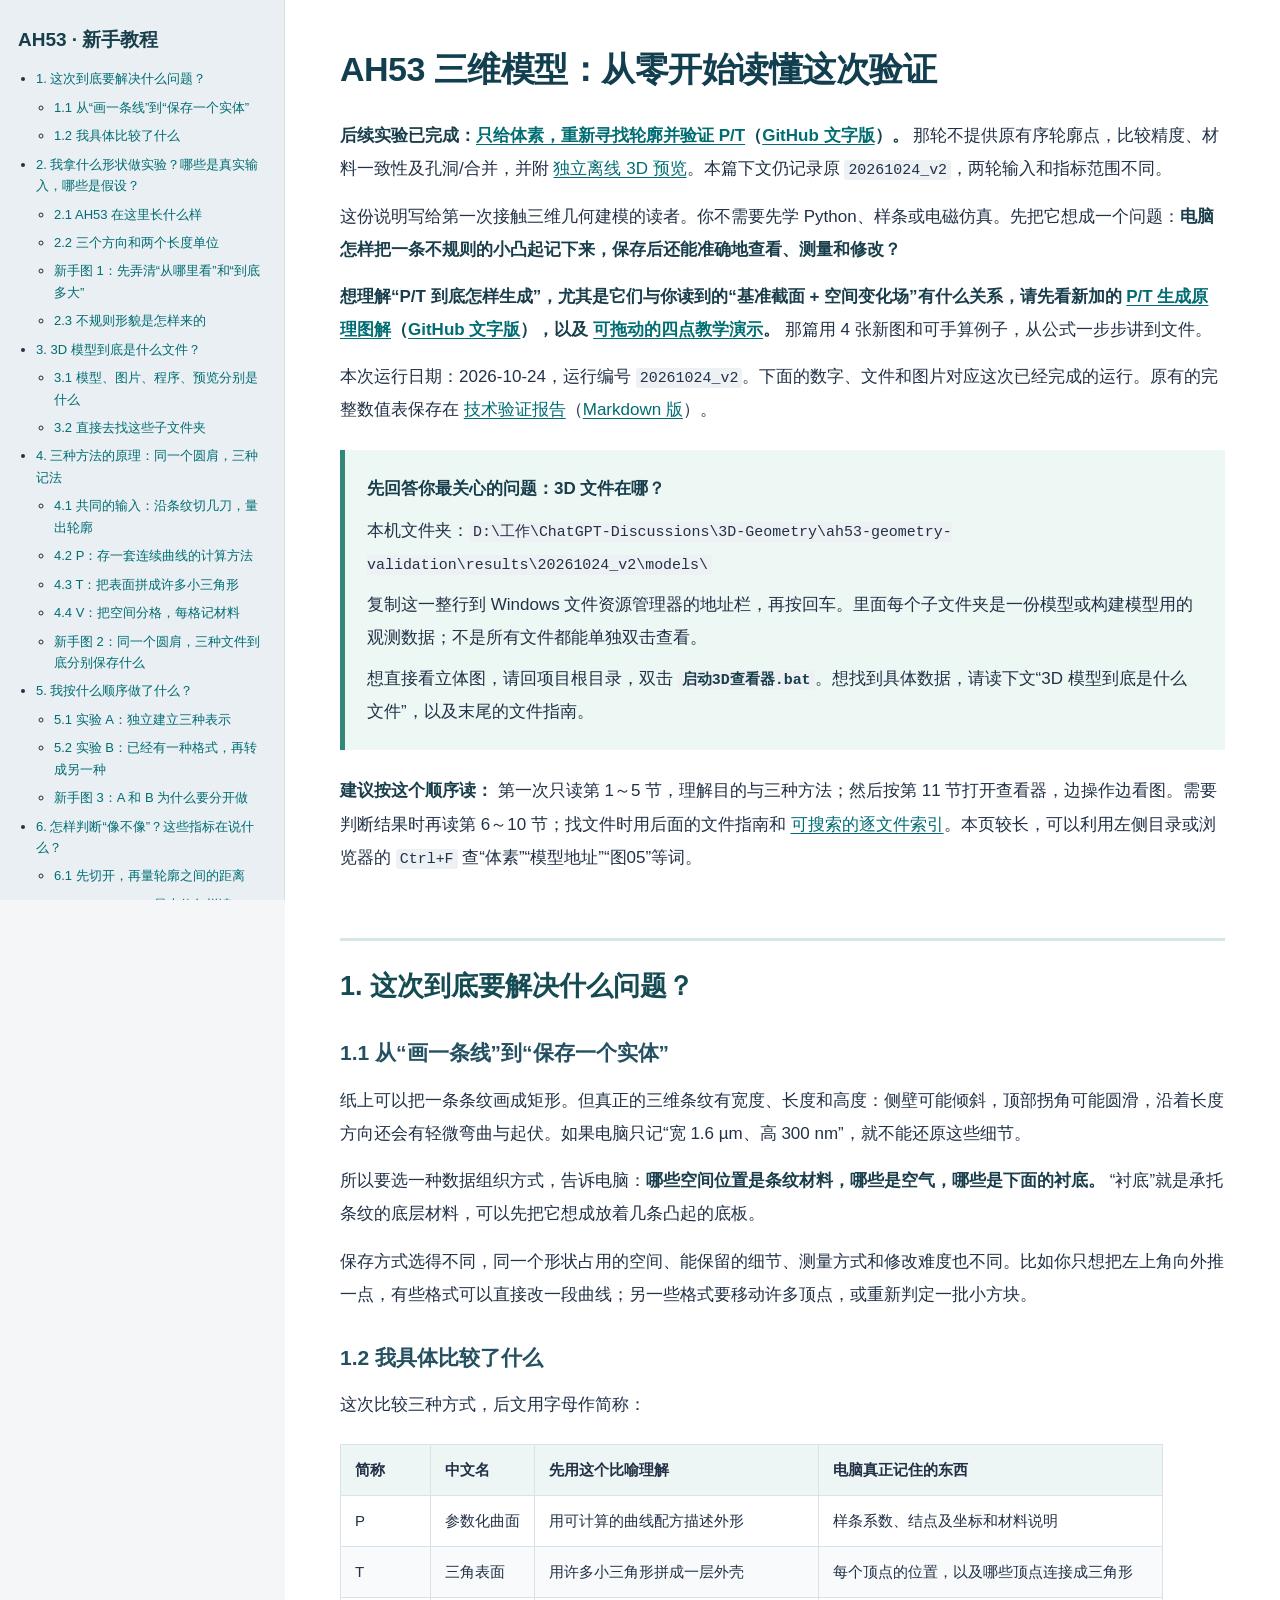
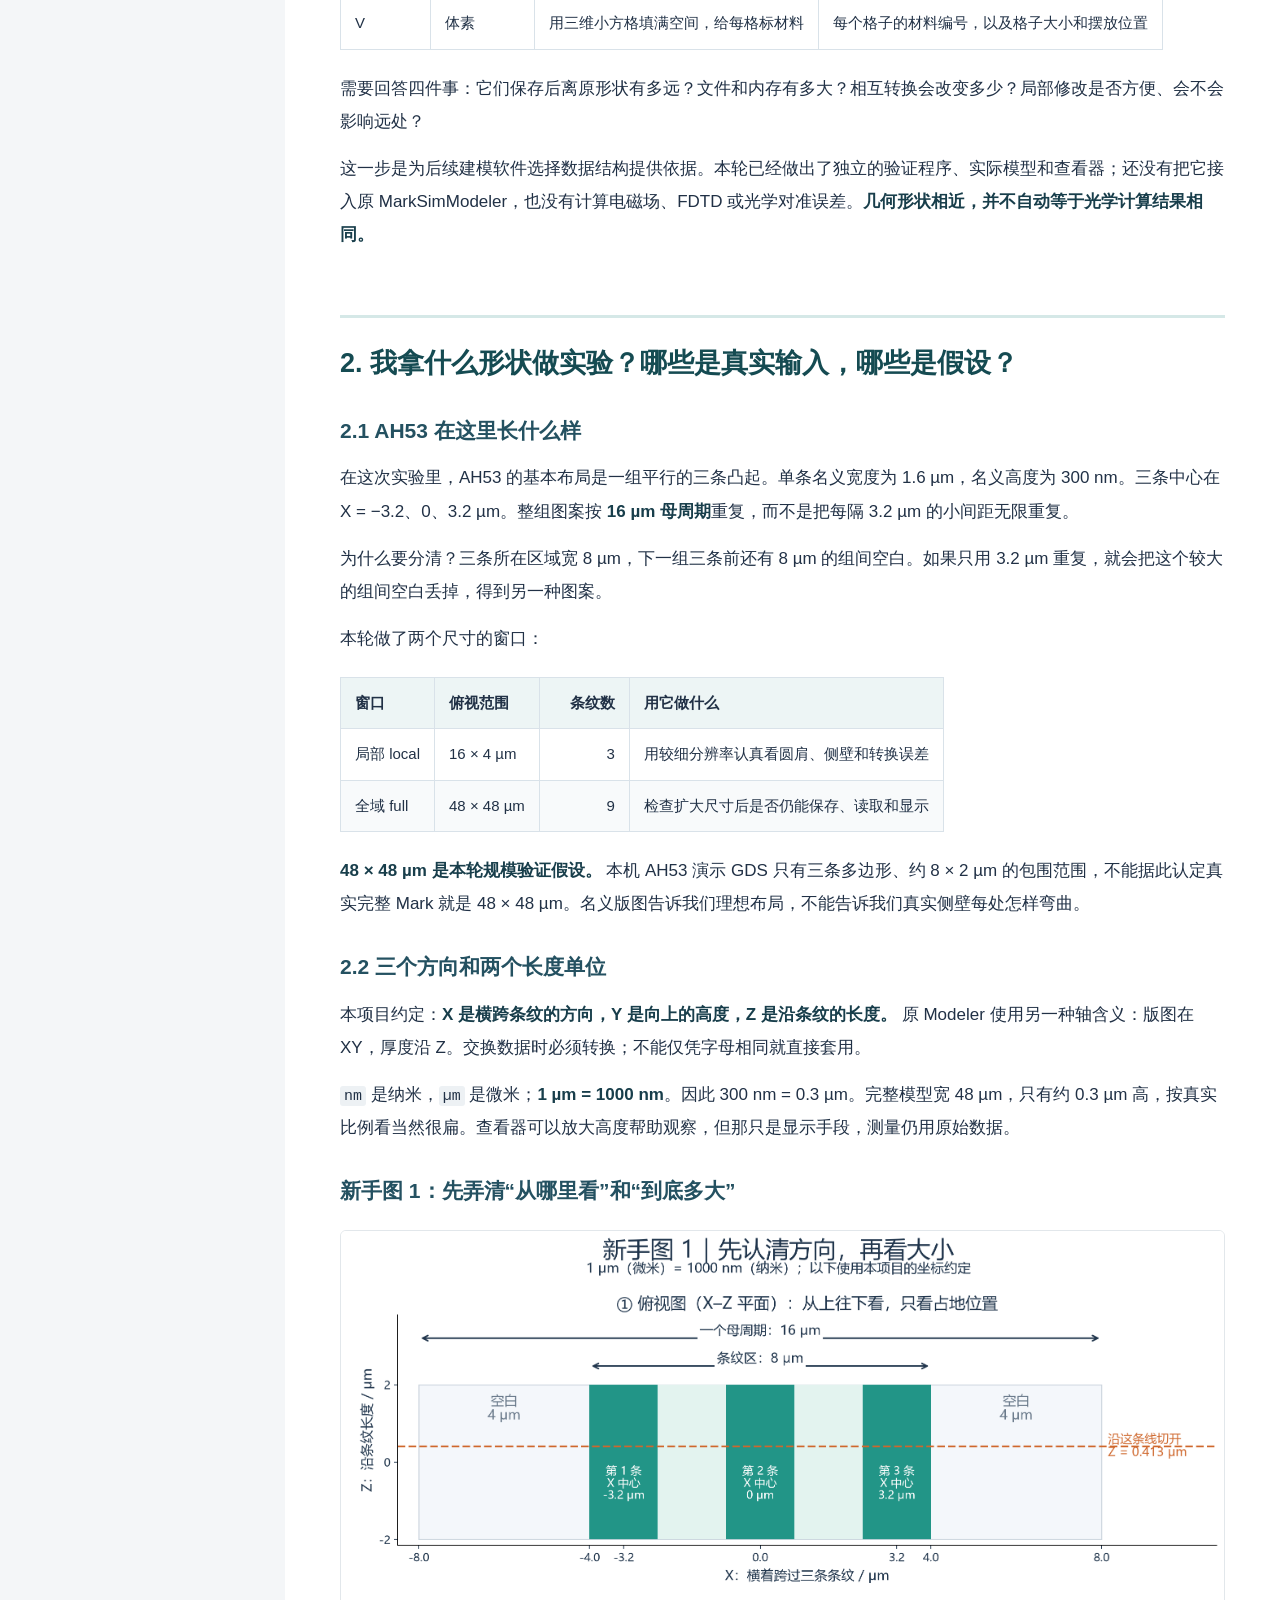
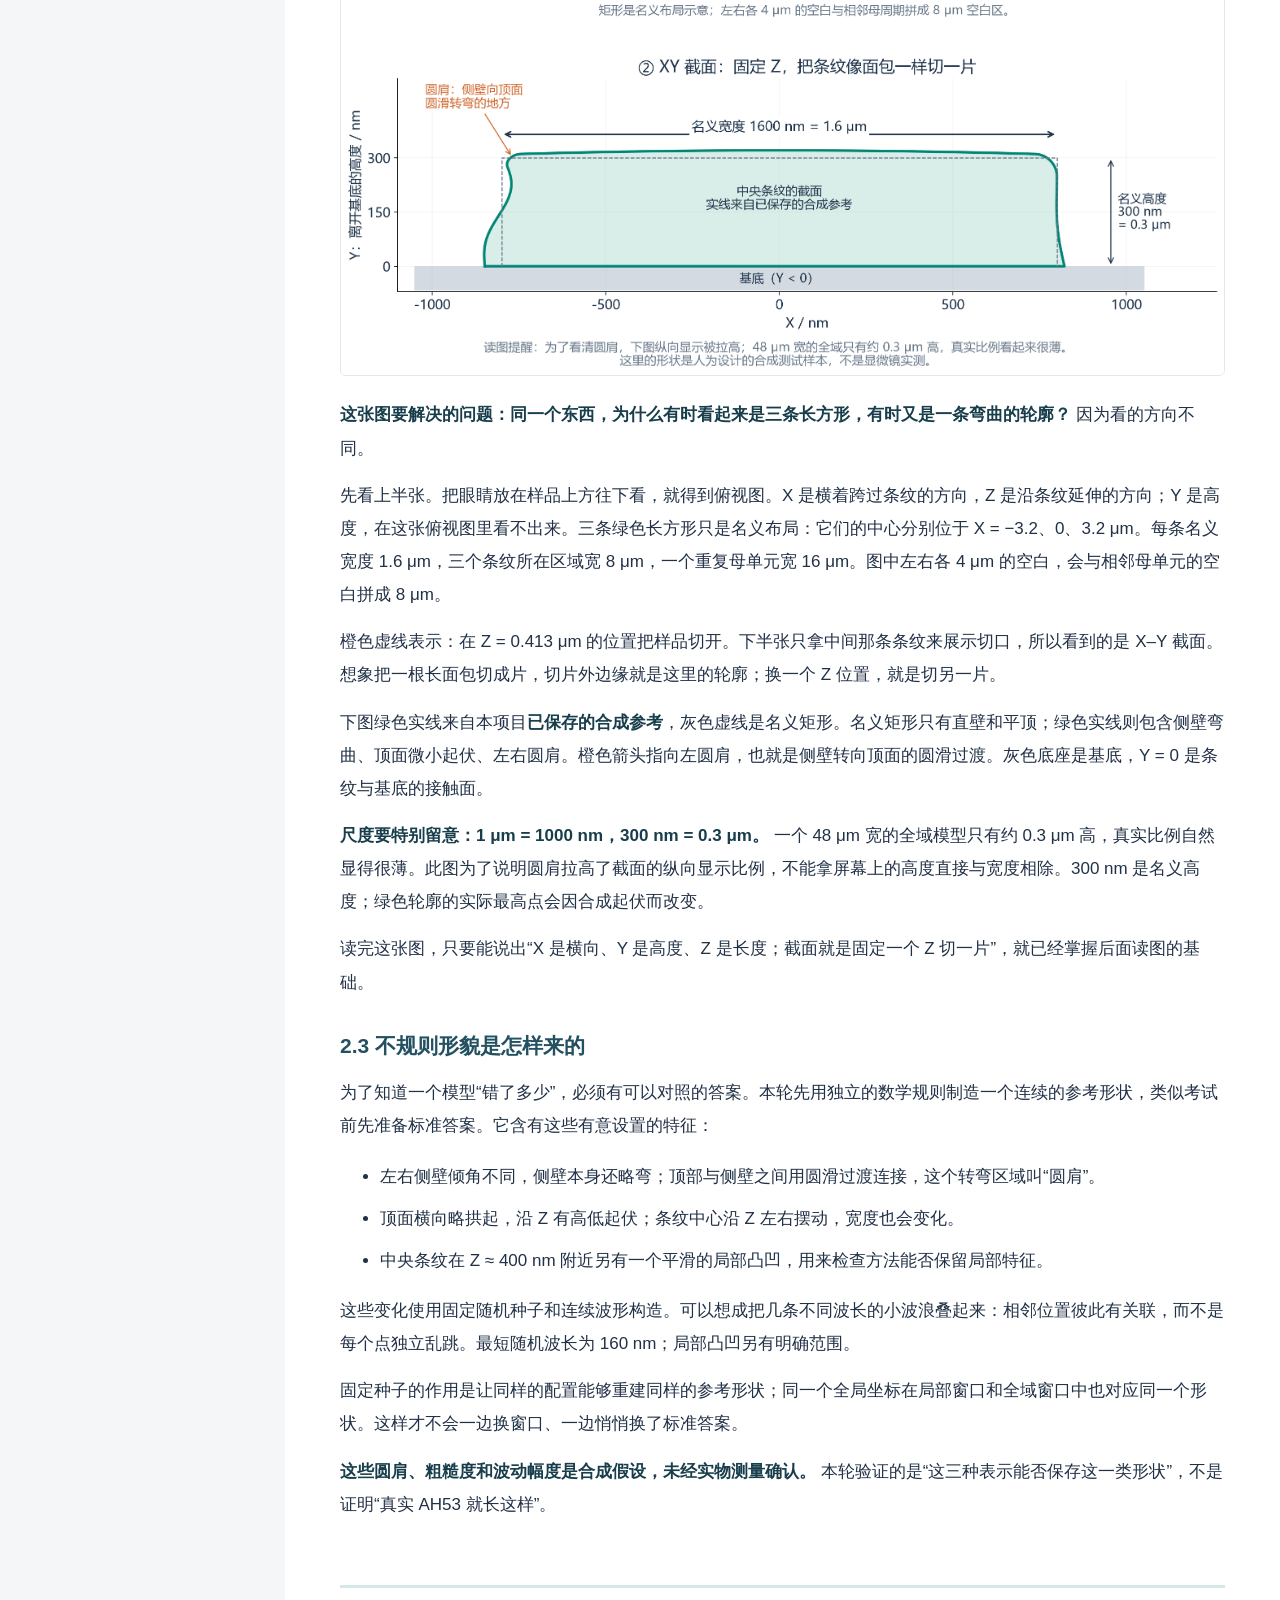
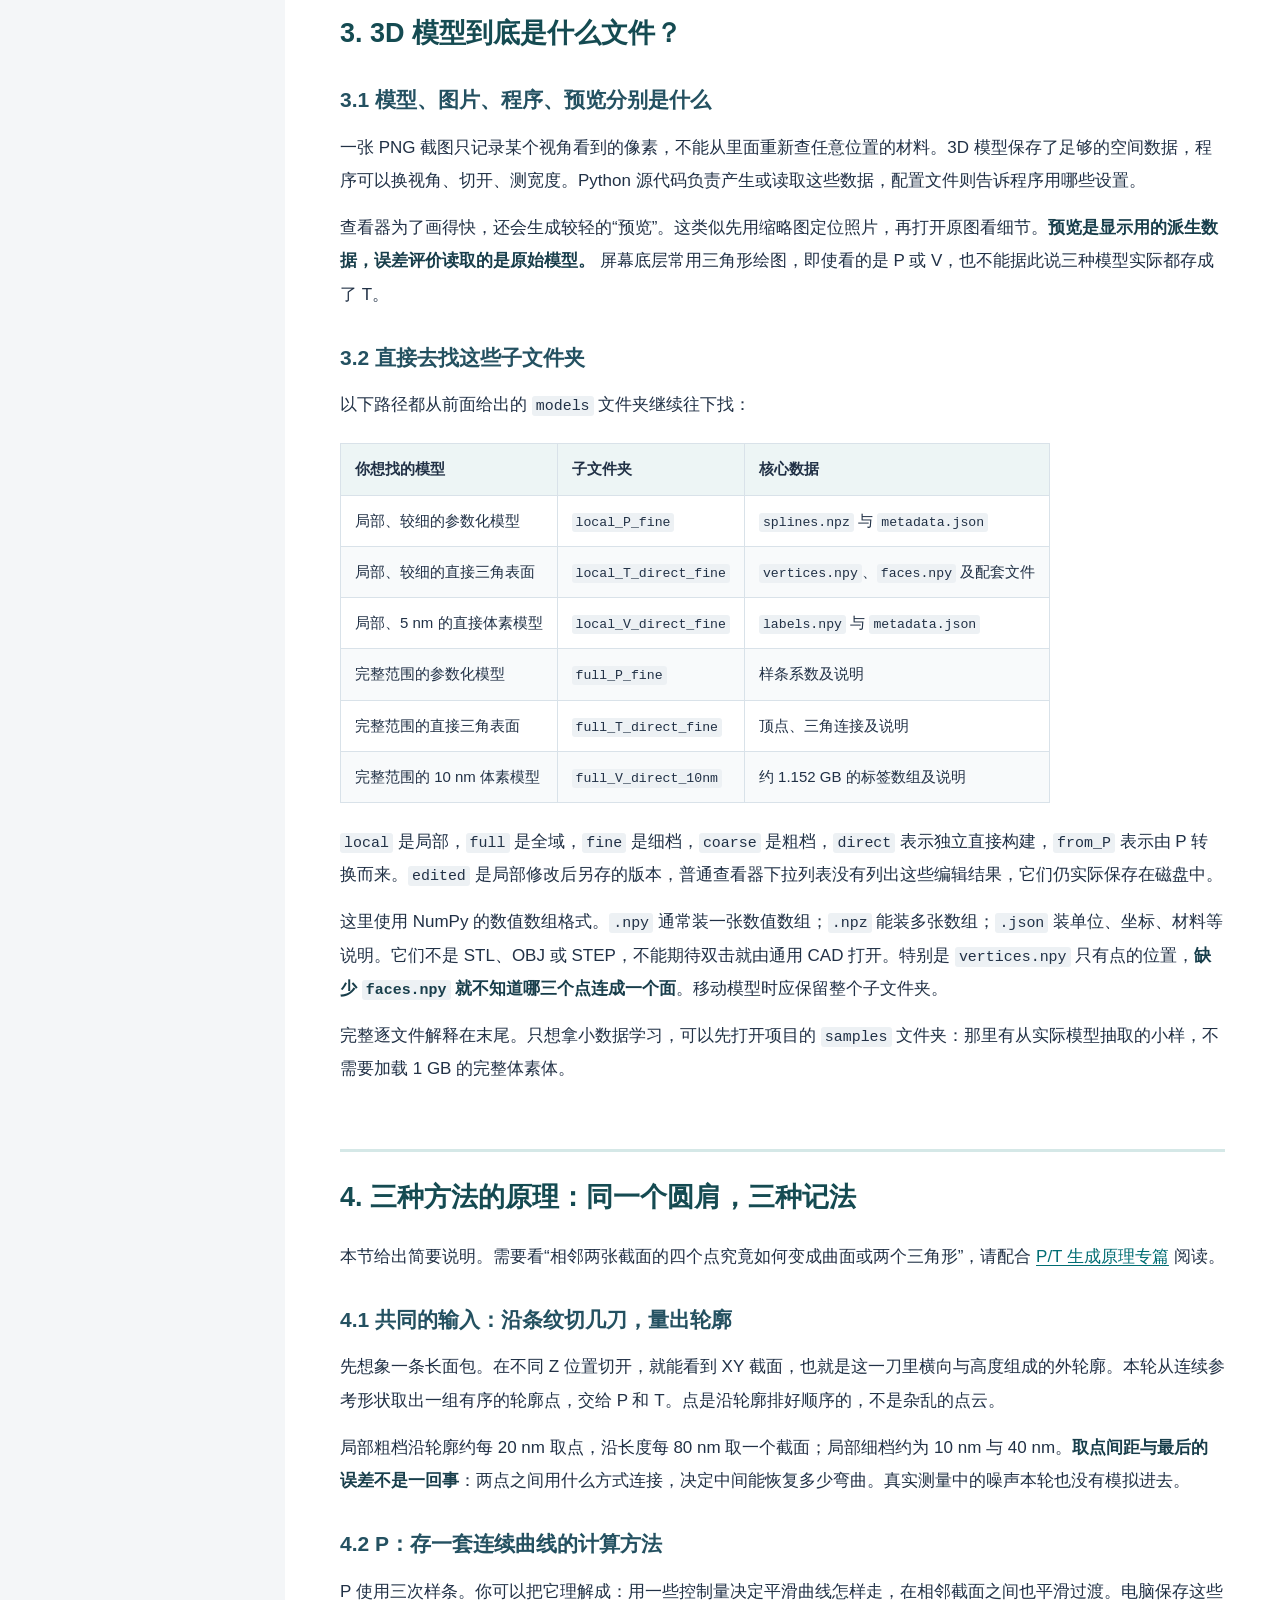
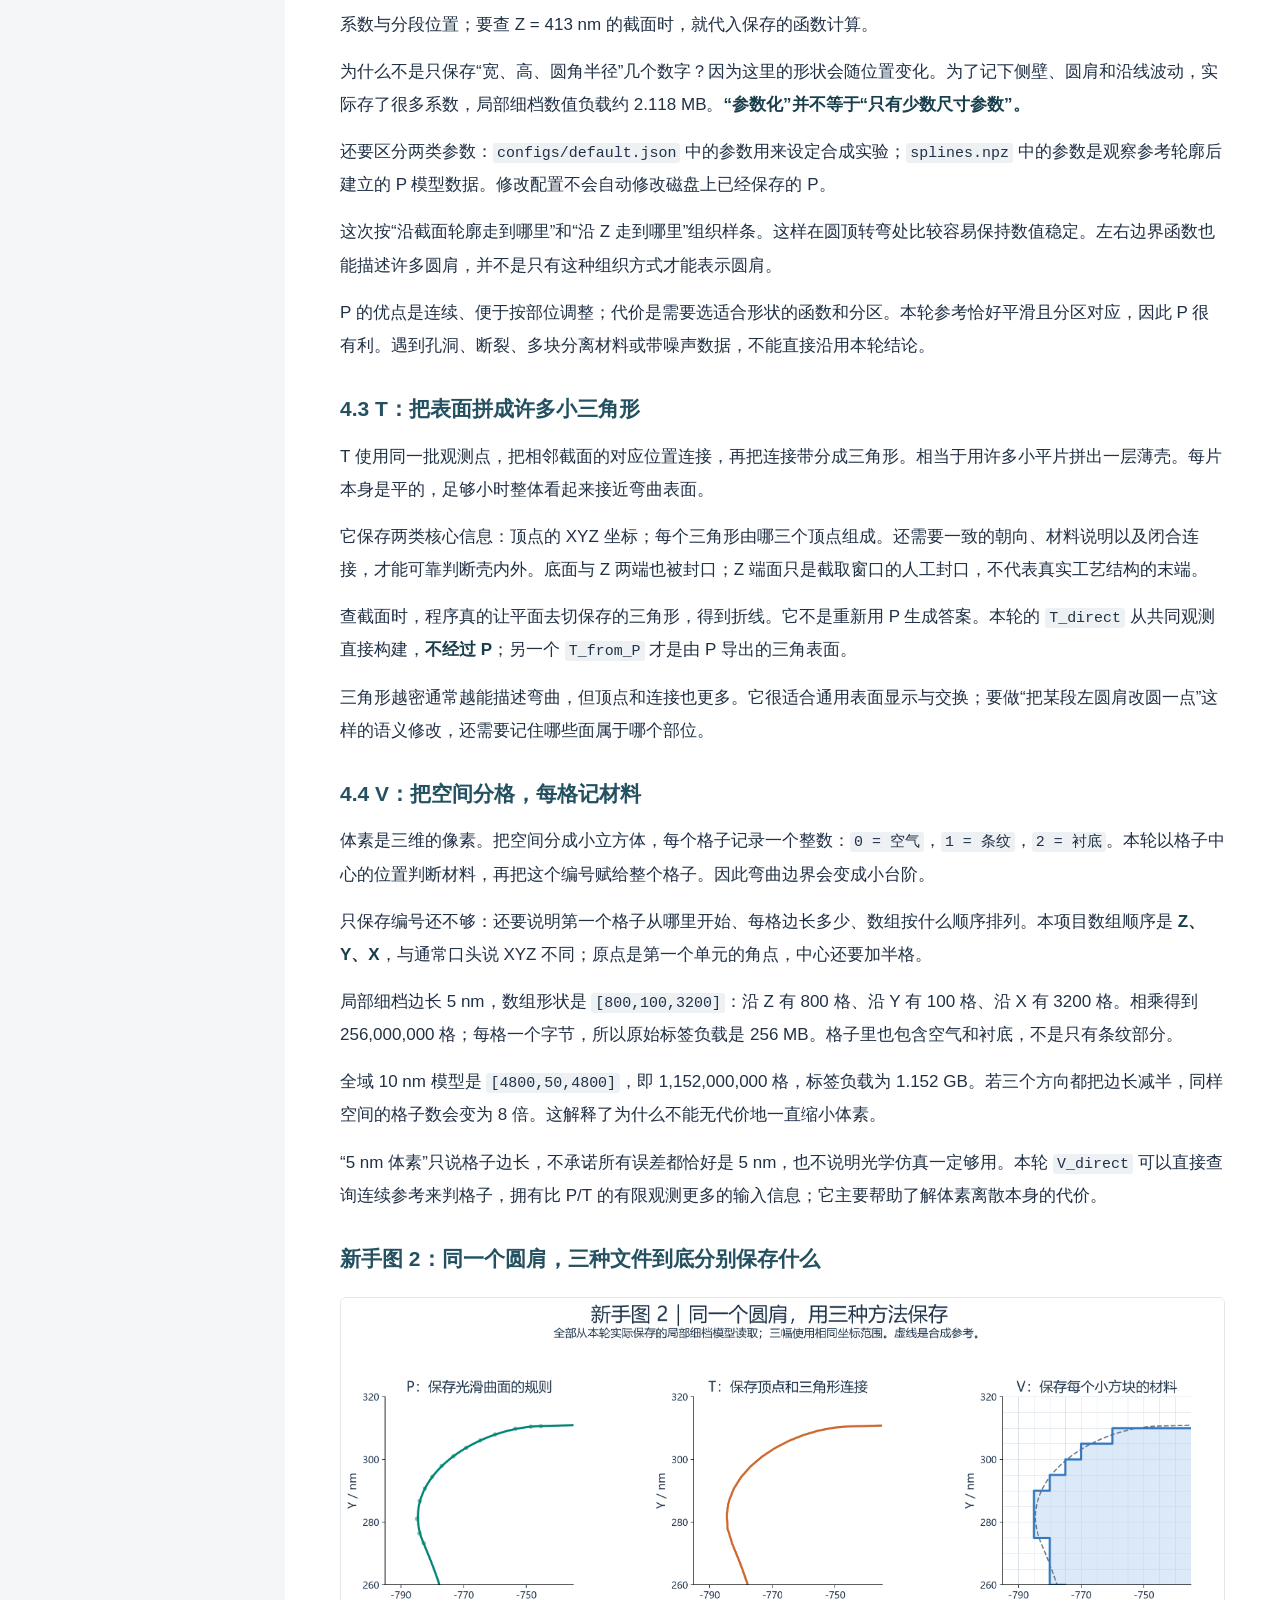
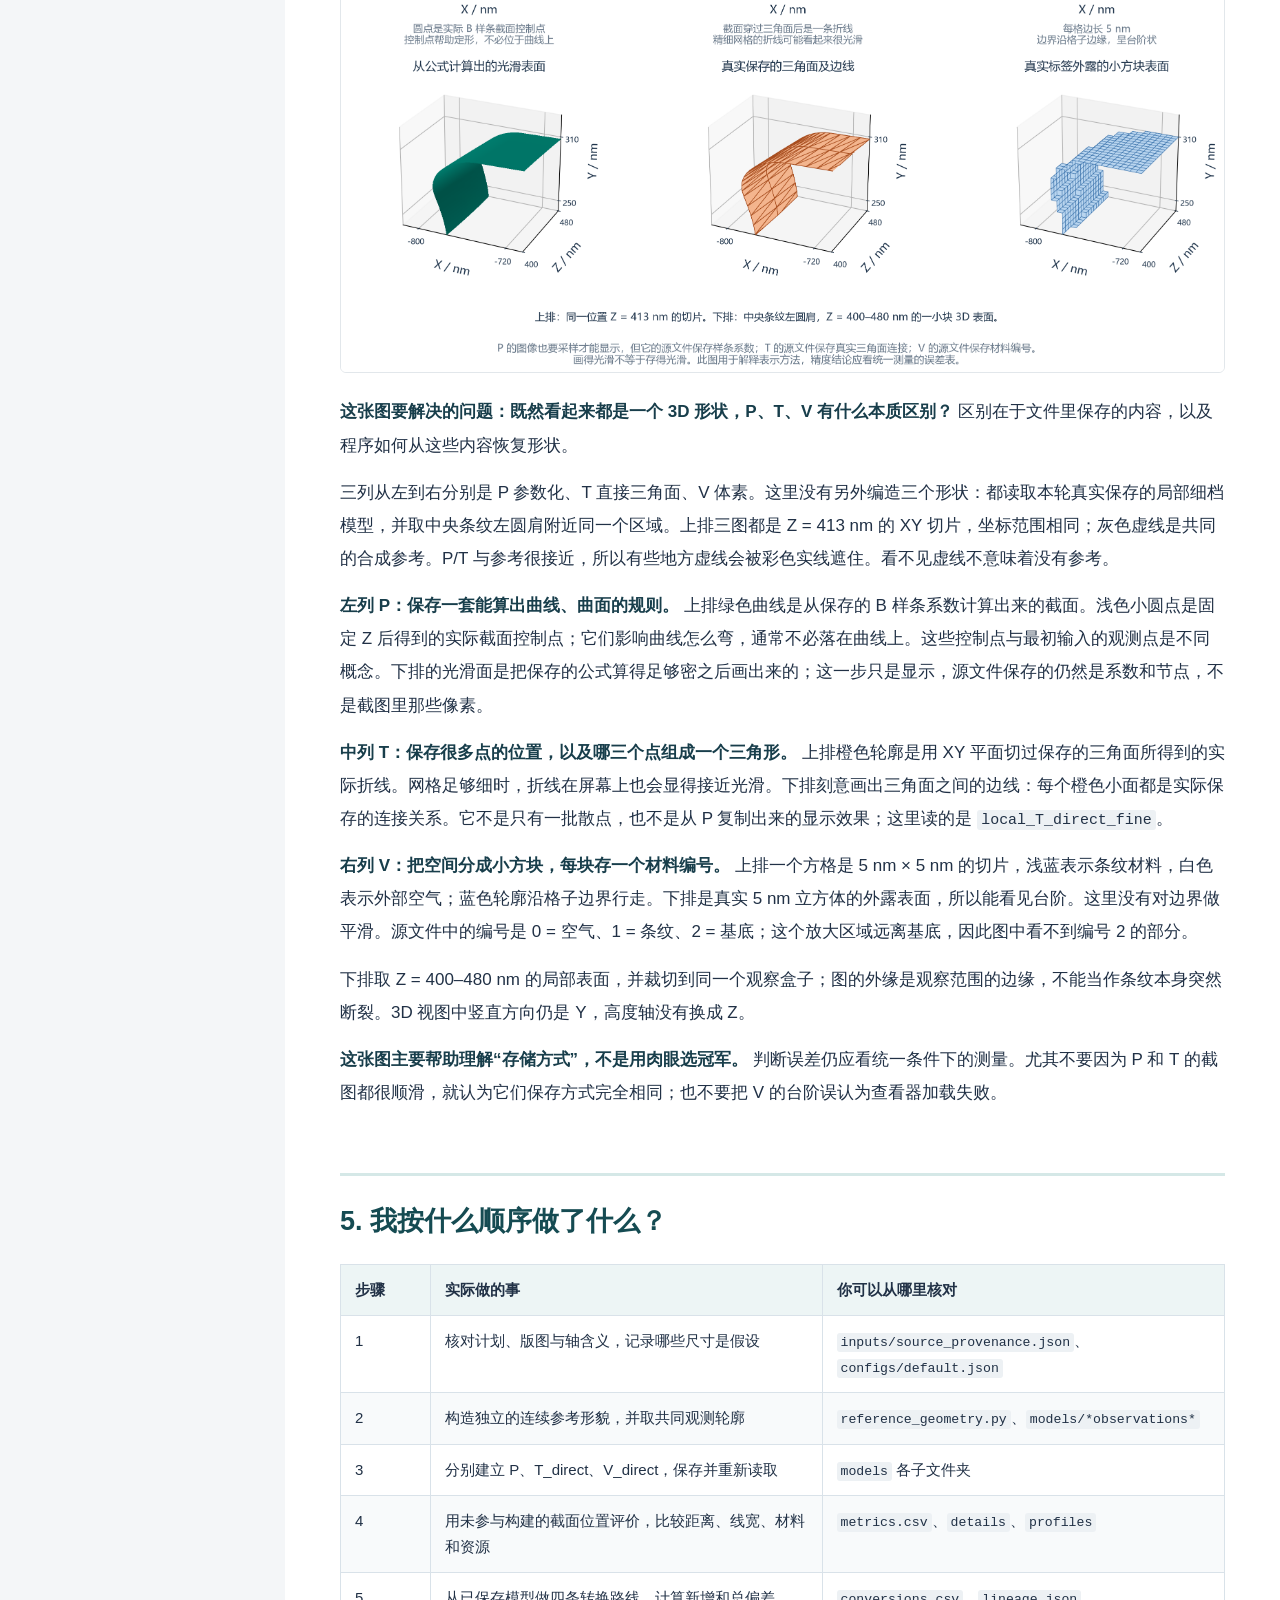
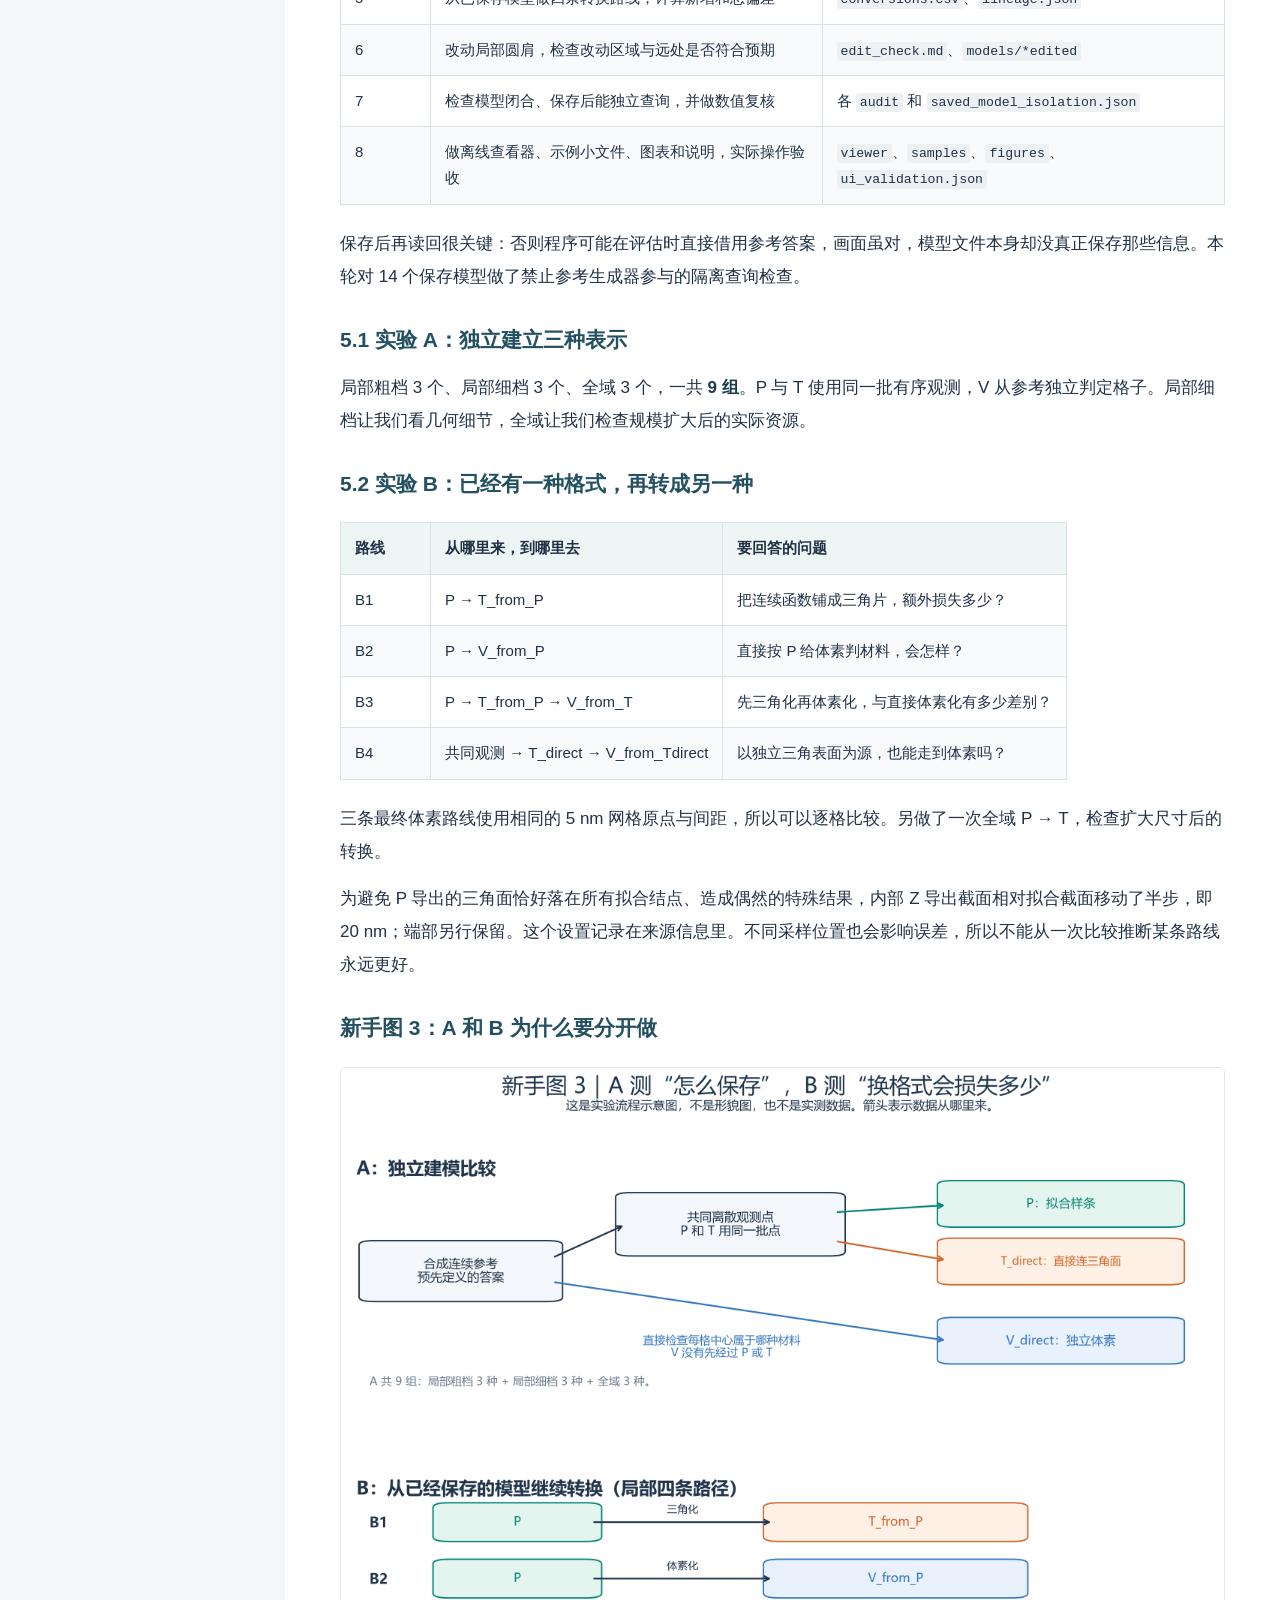
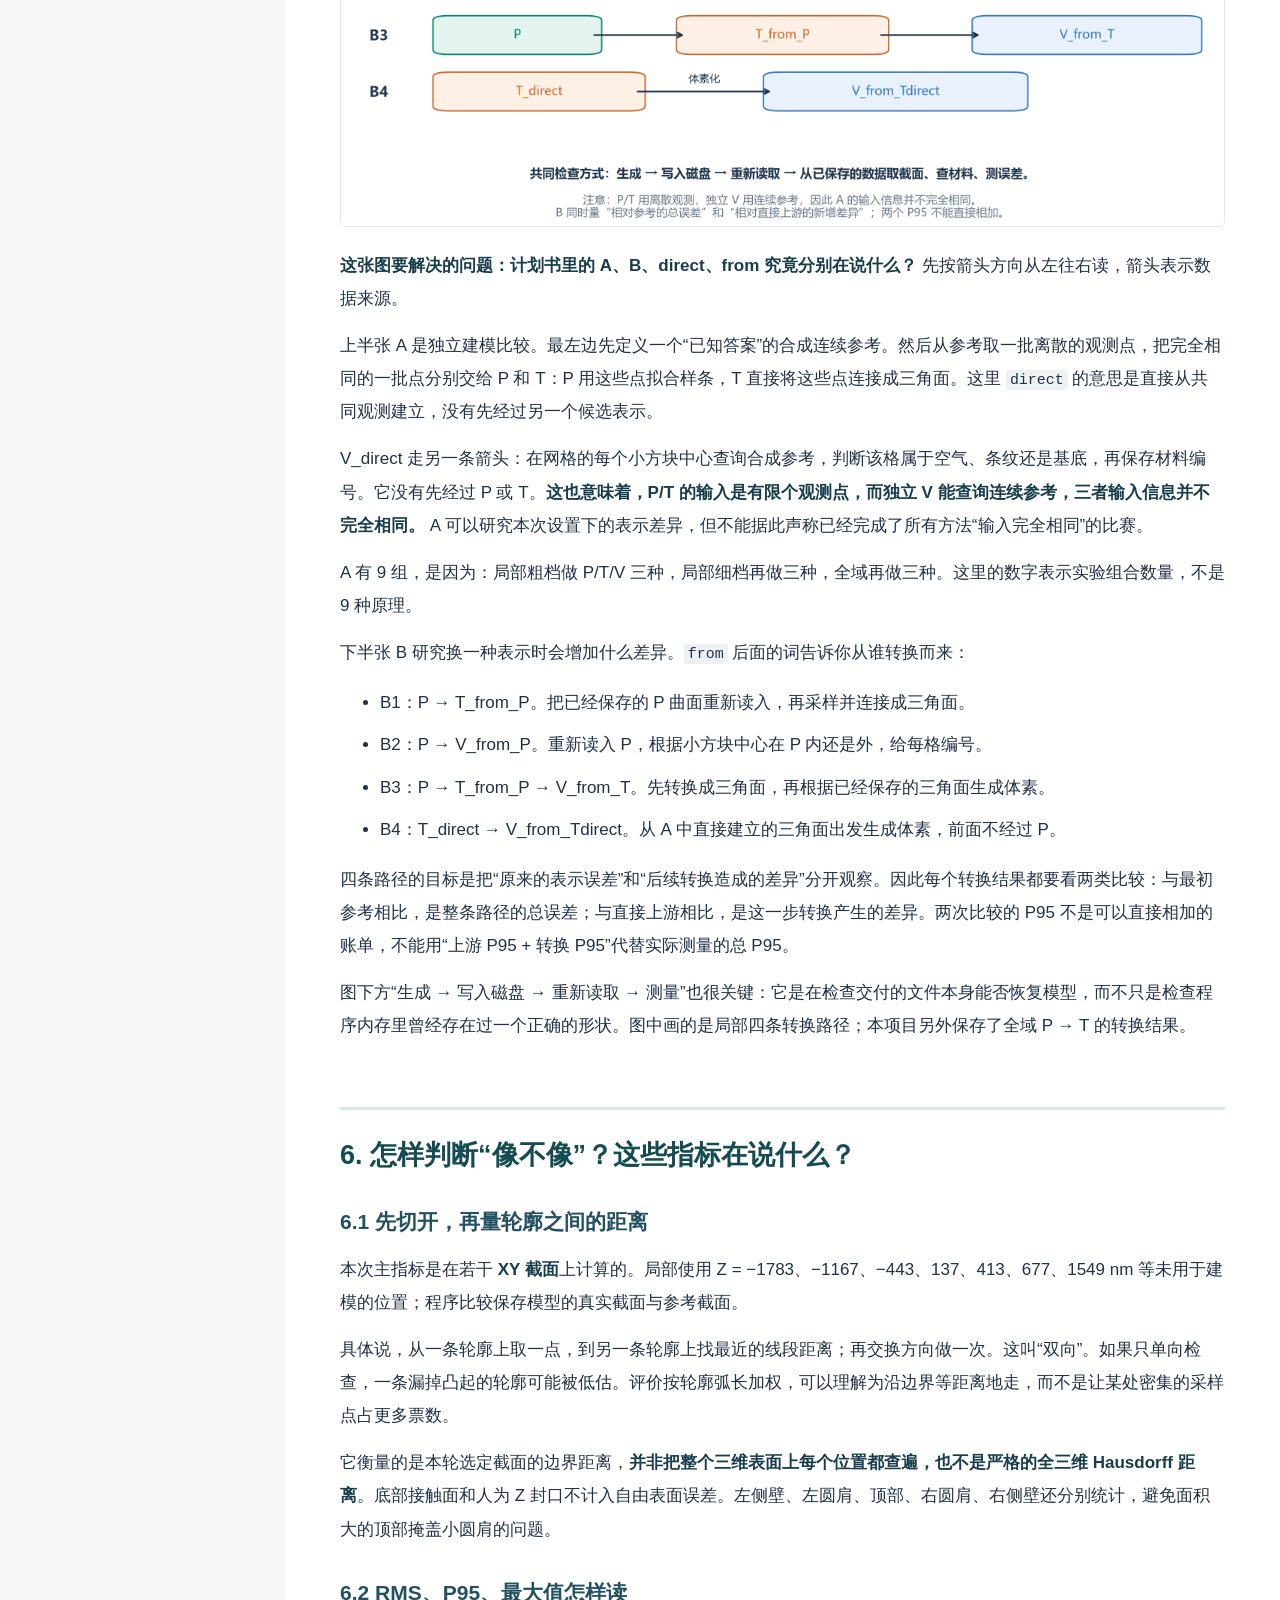
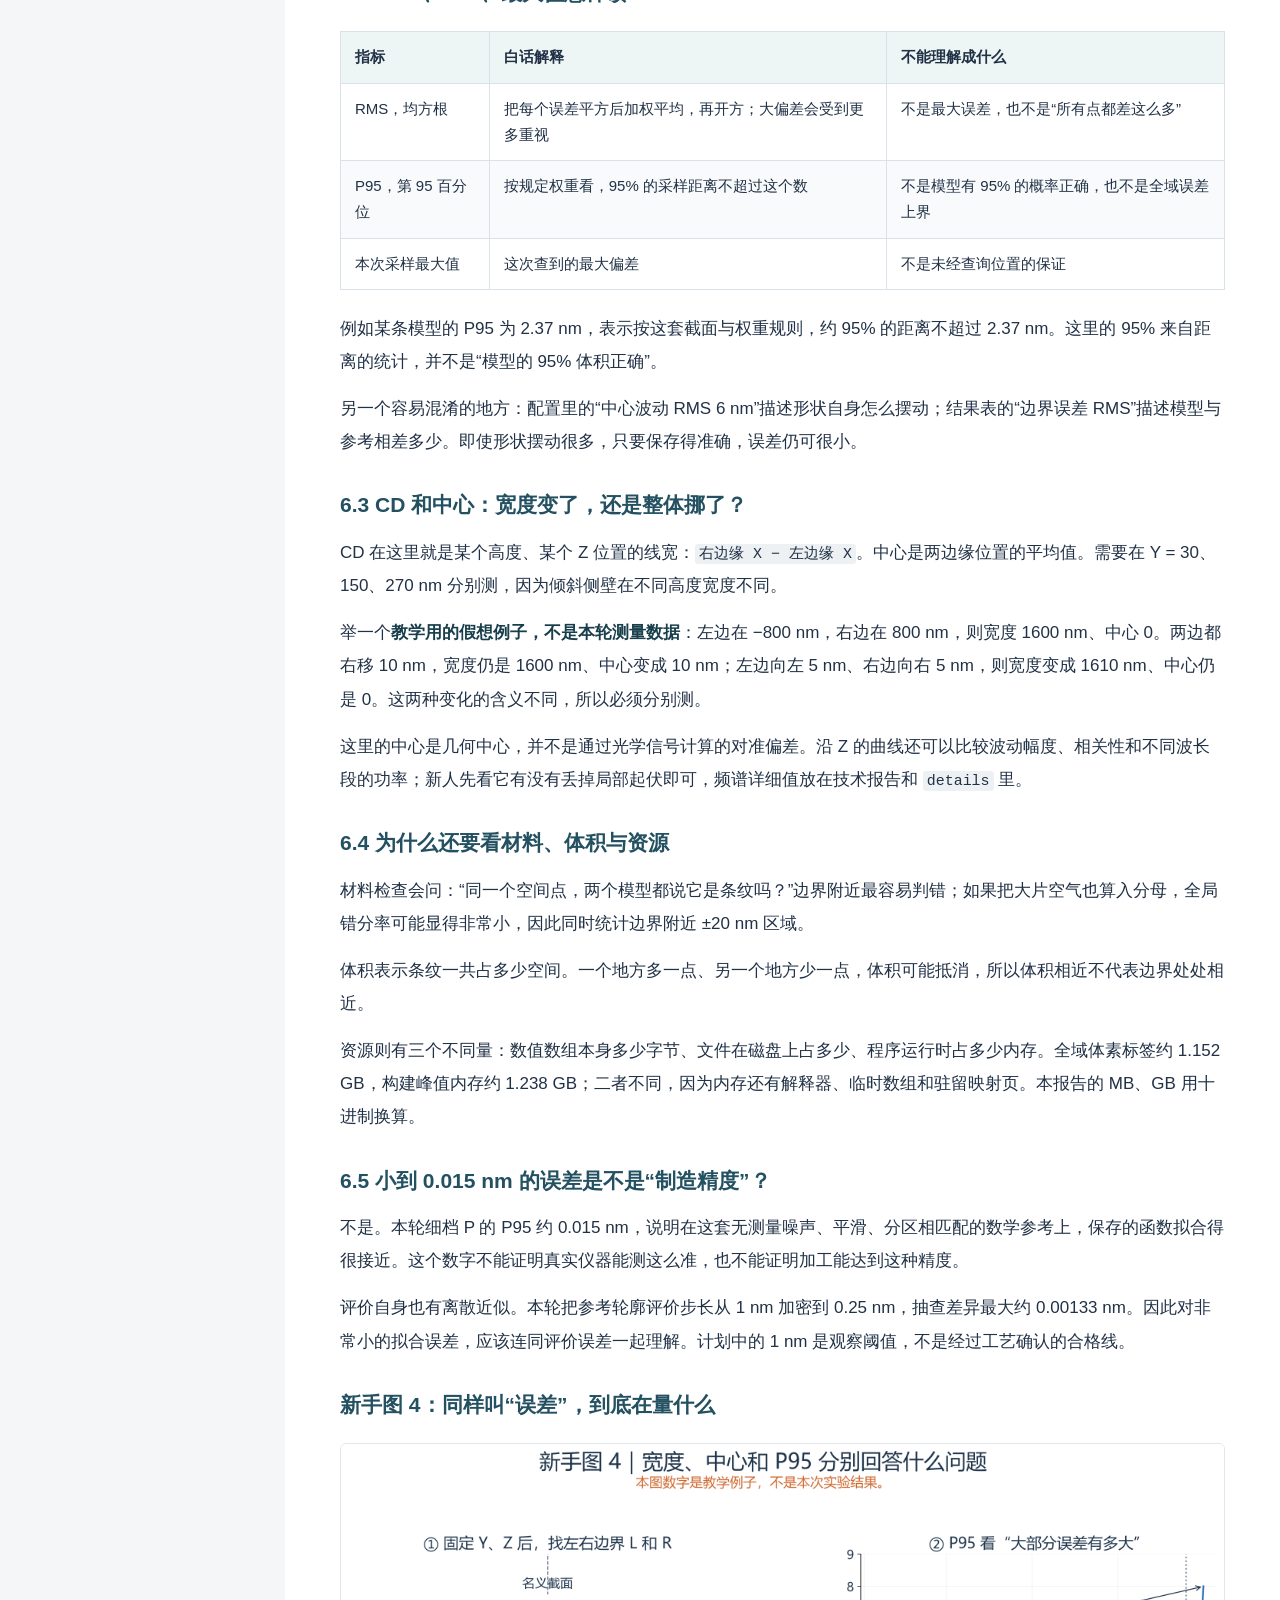
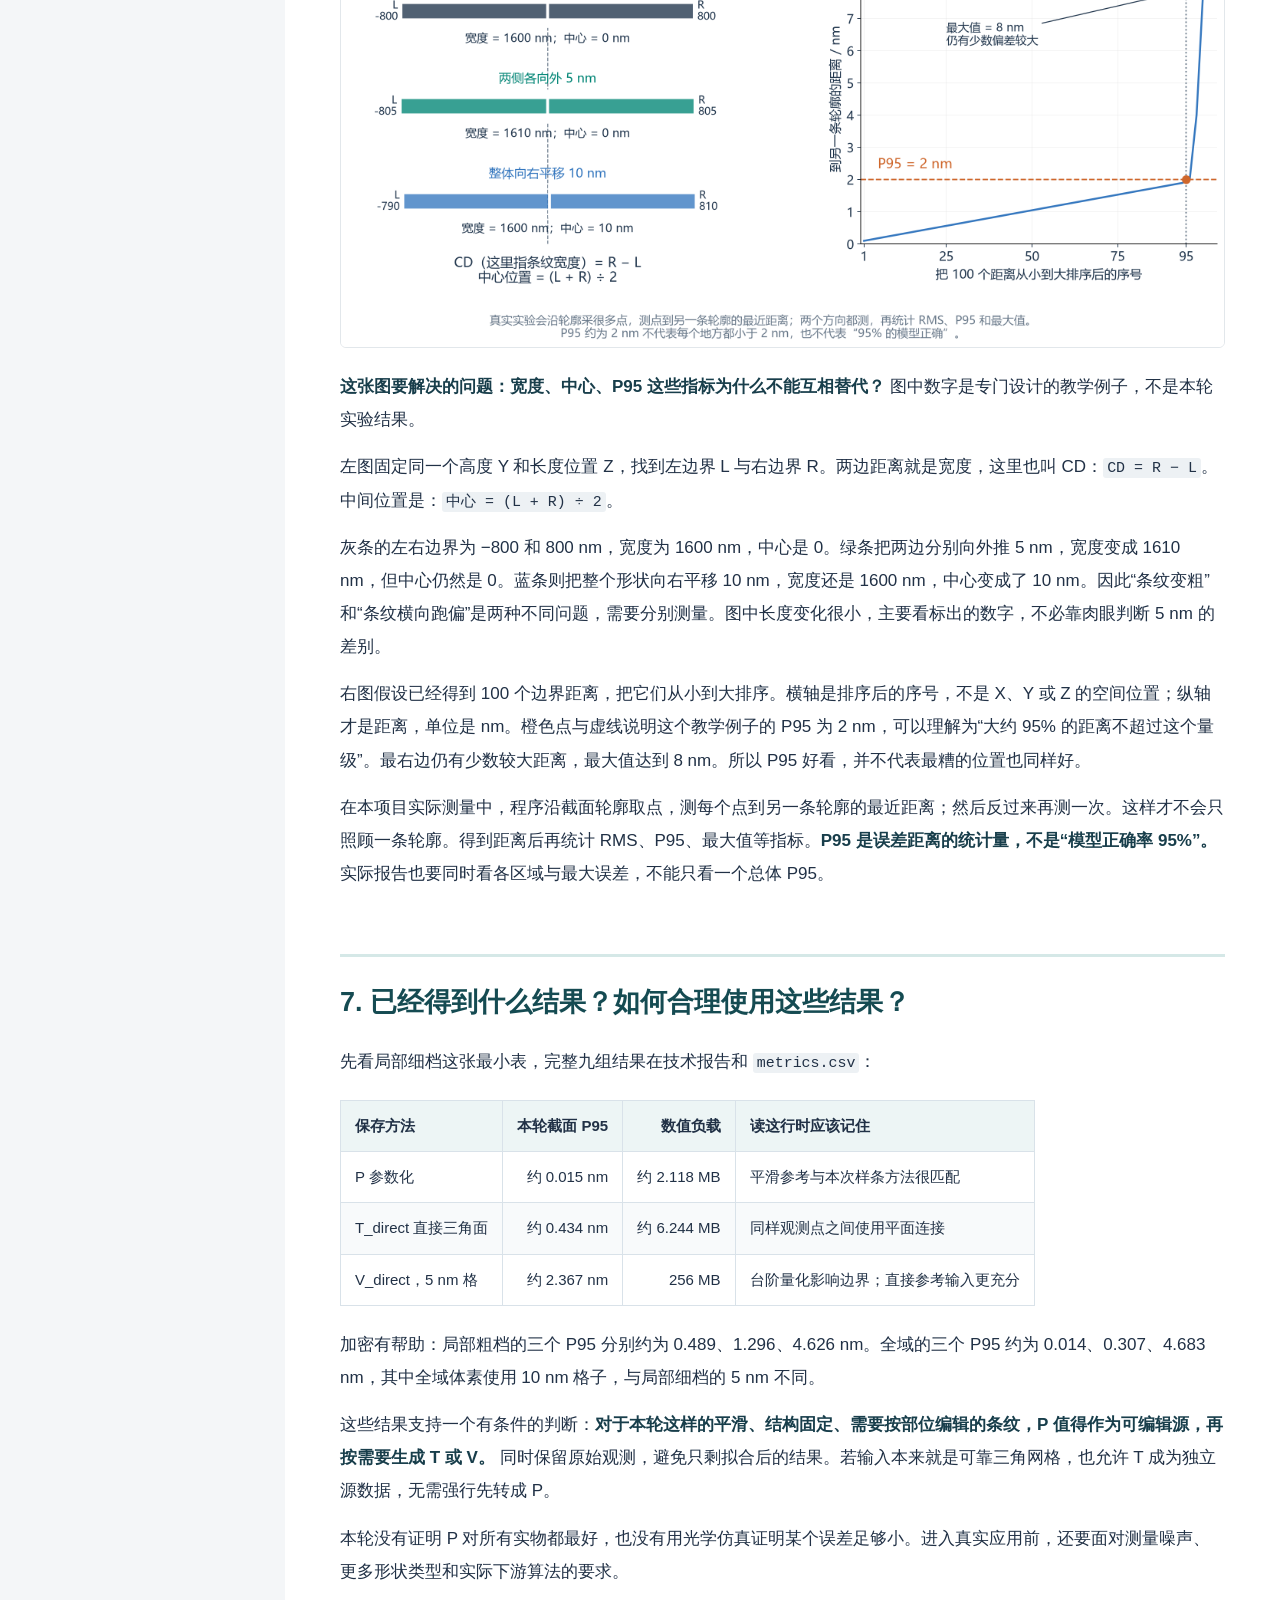
<file: 3D-Geometry/ah53-geometry-validation/AH53_三种几何表示验证_详细说明.html>
<!doctype html><html lang="zh-CN"><head><meta charset="utf-8"><meta name="viewport" content="width=device-width,initial-scale=1"><title>AH53 从零开始：目的、原理、逐图讲解与模型文件</title><style>
*{box-sizing:border-box}html{scroll-behavior:smooth;scroll-padding-top:30px}body{margin:0;background:#f4f6f8;color:#213146;font:17px/1.95 "Microsoft YaHei","Segoe UI",sans-serif}a{color:#006d73;text-underline-offset:3px}a:hover{color:#00494d}nav{position:fixed;inset:0 auto 0 0;width:285px;background:#e9eff3;padding:24px 18px;overflow-y:auto;font-size:13px;line-height:1.65;border-right:1px solid #d5dee5}nav strong{font-size:19px;display:block;margin-bottom:12px}nav ul{padding-left:18px}nav>div>ul{padding-left:18px}nav li{margin:7px 0}nav a{text-decoration:none}main{margin:0 0 0 285px;max-width:1180px;padding:45px 55px 90px;background:#fff;min-height:100vh}h1{font-size:34px;line-height:1.45;letter-spacing:-.5px;margin:0 0 25px;color:#123f50}h2{font-size:27px;line-height:1.5;margin:64px 0 22px;border-top:3px solid #d5e8e7;padding-top:25px;color:#154b52}h3{font-size:21px;line-height:1.6;margin:30px 0 12px;color:#245161}p{margin:14px 0}img{max-width:100%;height:auto;display:block;margin:22px auto;border:1px solid #e2e7eb;border-radius:6px}table{width:100%;display:block;overflow-x:auto;border-collapse:collapse;font-size:15px;line-height:1.75;margin:22px 0}td,th{padding:12px 14px;border:1px solid #d9e2e9;min-width:90px;vertical-align:top}th{background:#edf5f5;text-align:left}tr:nth-child(even){background:#f8fafb}blockquote{margin:24px 0;background:#edf7f4;border-left:5px solid #338779;padding:14px 22px}blockquote p{margin:8px 0}code{font-family:Consolas,monospace;font-size:.88em;background:#edf1f4;padding:2px 4px;border-radius:3px;overflow-wrap:anywhere}pre{padding:18px;background:#edf1f4;overflow:auto;line-height:1.6}pre code{padding:0;overflow-wrap:normal}li{margin:9px 0}hr{border:0;border-top:1px solid #d9e2e9;margin:60px 0}.stamp{font-size:13px;color:#536e78;margin-top:24px}.mobile-toc{display:none}summary{cursor:pointer}strong{color:#183e4b}
@media(max-width:1050px){nav{width:240px}main{margin-left:240px;padding:32px 28px}}@media(max-width:760px){body{font-size:16px}nav{display:none}main{margin:0;padding:25px 18px;max-width:100%}h1{font-size:27px}h2{font-size:23px;margin-top:42px}.mobile-toc{display:block;background:#e9eff3;padding:12px 18px;margin-bottom:26px;font-size:14px}.mobile-toc ul{padding-left:18px}blockquote{padding:12px 15px}table{font-size:14px}td,th{padding:9px 10px}}@media print{nav,.mobile-toc{display:none}main{margin:0;padding:0;max-width:none}body{background:#fff;font-size:11pt}h2{break-before:page}img,tr{break-inside:avoid}a{color:#213146;text-decoration:none}}
</style></head><body><nav aria-label="教程目录"><strong>AH53 · 新手教程</strong><div class="toc">
<ul>
<li><a href="#1">1. 这次到底要解决什么问题？</a><ul>
<li><a href="#11">1.1 从“画一条线”到“保存一个实体”</a></li>
<li><a href="#12">1.2 我具体比较了什么</a></li>
</ul>
</li>
<li><a href="#2">2. 我拿什么形状做实验？哪些是真实输入，哪些是假设？</a><ul>
<li><a href="#21-ah53">2.1 AH53 在这里长什么样</a></li>
<li><a href="#22">2.2 三个方向和两个长度单位</a></li>
<li><a href="#1_1">新手图 1：先弄清“从哪里看”和“到底多大”</a></li>
<li><a href="#23">2.3 不规则形貌是怎样来的</a></li>
</ul>
</li>
<li><a href="#3-3d">3. 3D 模型到底是什么文件？</a><ul>
<li><a href="#31">3.1 模型、图片、程序、预览分别是什么</a></li>
<li><a href="#32">3.2 直接去找这些子文件夹</a></li>
</ul>
</li>
<li><a href="#4">4. 三种方法的原理：同一个圆肩，三种记法</a><ul>
<li><a href="#41">4.1 共同的输入：沿条纹切几刀，量出轮廓</a></li>
<li><a href="#42-p">4.2 P：存一套连续曲线的计算方法</a></li>
<li><a href="#43-t">4.3 T：把表面拼成许多小三角形</a></li>
<li><a href="#44-v">4.4 V：把空间分格，每格记材料</a></li>
<li><a href="#2_1">新手图 2：同一个圆肩，三种文件到底分别保存什么</a></li>
</ul>
</li>
<li><a href="#5">5. 我按什么顺序做了什么？</a><ul>
<li><a href="#51-a">5.1 实验 A：独立建立三种表示</a></li>
<li><a href="#52-b">5.2 实验 B：已经有一种格式，再转成另一种</a></li>
<li><a href="#3a-b">新手图 3：A 和 B 为什么要分开做</a></li>
</ul>
</li>
<li><a href="#6">6. 怎样判断“像不像”？这些指标在说什么？</a><ul>
<li><a href="#61">6.1 先切开，再量轮廓之间的距离</a></li>
<li><a href="#62-rmsp95">6.2 RMS、P95、最大值怎样读</a></li>
<li><a href="#63-cd">6.3 CD 和中心：宽度变了，还是整体挪了？</a></li>
<li><a href="#64">6.4 为什么还要看材料、体积与资源</a></li>
<li><a href="#65-0015-nm">6.5 小到 0.015 nm 的误差是不是“制造精度”？</a></li>
<li><a href="#4_1">新手图 4：同样叫“误差”，到底在量什么</a></li>
</ul>
</li>
<li><a href="#7">7. 已经得到什么结果？如何合理使用这些结果？</a></li>
<li><a href="#8">8. 转换与修改：不是“换文件名”</a><ul>
<li><a href="#81">8.1 一次转换会重新近似形状</a></li>
<li><a href="#82">8.2 我还实际改了一次局部圆肩</a></li>
</ul>
</li>
<li><a href="#9">9. 哪些检查使这些结果更可信？</a></li>
<li><a href="#10">10. 读图片前，先记住这四条</a></li>
<li><a href="#11_1">11. 第一次打开查看器：照着做一遍</a><ul>
<li><a href="#111">11.1 启动与看完整布局</a></li>
<li><a href="#112">11.2 看圆肩和三种表示</a></li>
<li><a href="#113">11.3 动手切一刀</a></li>
<li><a href="#114">11.4 看转换与保存截图</a></li>
<li><a href="#115">11.5 为什么说明能双击，查看器不行？</a></li>
</ul>
</li>
<li><a href="#12_1">12. 现在可以怎样继续学习？</a></li>
<li><a href="#13">13. 常见词速查</a></li>
<li><a href="#_1">逐图阅读指南：每张图到底在回答什么</a><ul>
<li><a href="#01">图 01：先认清三条纹怎样组成一个母单元</a></li>
<li><a href="#02">图 02：为什么不能只保存一个理想长方体</a></li>
<li><a href="#03">图 03：同一个圆肩，三种保存方式会留下什么形状</a></li>
<li><a href="#04">图 04：沿着条纹走，中心、宽度和高度是否一起保留下来</a></li>
<li><a href="#05">图 05：保留得越精细，要花多少数据量</a></li>
<li><a href="#06">图 06：完整规模中，九条纹是否真的建出来了</a></li>
<li><a href="#07">图 07：同一个物体换格式，新增了多少误差</a></li>
<li><a href="#08-4-48">图 08：把长度从 4 微米扩到 48 微米之后，波动还能保留吗</a></li>
<li><a href="#mark">查看器截图一：整个 Mark 为什么看起来像平面</a></li>
<li><a href="#_2">查看器截图二：为什么圆肩上有许多三角线</a></li>
<li><a href="#_3">查看器截图三：体素为什么也显示三角线</a></li>
<li><a href="#_4">把这些图连起来，最后应该理解什么</a></li>
</ul>
</li>
<li><a href="#3d">文件与模型指南：先找到 3D，再理解文件夹</a><ul>
<li><a href="#1-3d">1. 生成的 3D 文件在哪里？</a></li>
<li><a href="#2_2">2. 文件名怎么读？</a></li>
<li><a href="#3-models">3. models 下每个子目录各做什么？</a></li>
<li><a href="#4_2">4. 一份模型内部，每个文件是什么意思？</a></li>
<li><a href="#5_1">5. 根目录与每个文件夹是什么分工？</a></li>
<li><a href="#6-results20261024_v2">6. results/20261024_v2 下为什么还有这么多东西？</a></li>
<li><a href="#7_1">7. 小样包里有什么？适合发给别人吗？</a></li>
<li><a href="#8_1">8. 各种扩展名怎么打开？哪些能改？</a></li>
<li><a href="#9-github">9. 本机文件和 GitHub 上的文件为什么不完全一样？</a></li>
</ul>
</li>
</ul>
</div>
<p class="stamp">本页可离线阅读<br>模型运行：20261024_v2</p><a href="文件用途索引.html">查找文件用途 ↗</a></nav><main><details class="mobile-toc"><summary>展开教程目录</summary><div class="toc">
<ul>
<li><a href="#1">1. 这次到底要解决什么问题？</a><ul>
<li><a href="#11">1.1 从“画一条线”到“保存一个实体”</a></li>
<li><a href="#12">1.2 我具体比较了什么</a></li>
</ul>
</li>
<li><a href="#2">2. 我拿什么形状做实验？哪些是真实输入，哪些是假设？</a><ul>
<li><a href="#21-ah53">2.1 AH53 在这里长什么样</a></li>
<li><a href="#22">2.2 三个方向和两个长度单位</a></li>
<li><a href="#1_1">新手图 1：先弄清“从哪里看”和“到底多大”</a></li>
<li><a href="#23">2.3 不规则形貌是怎样来的</a></li>
</ul>
</li>
<li><a href="#3-3d">3. 3D 模型到底是什么文件？</a><ul>
<li><a href="#31">3.1 模型、图片、程序、预览分别是什么</a></li>
<li><a href="#32">3.2 直接去找这些子文件夹</a></li>
</ul>
</li>
<li><a href="#4">4. 三种方法的原理：同一个圆肩，三种记法</a><ul>
<li><a href="#41">4.1 共同的输入：沿条纹切几刀，量出轮廓</a></li>
<li><a href="#42-p">4.2 P：存一套连续曲线的计算方法</a></li>
<li><a href="#43-t">4.3 T：把表面拼成许多小三角形</a></li>
<li><a href="#44-v">4.4 V：把空间分格，每格记材料</a></li>
<li><a href="#2_1">新手图 2：同一个圆肩，三种文件到底分别保存什么</a></li>
</ul>
</li>
<li><a href="#5">5. 我按什么顺序做了什么？</a><ul>
<li><a href="#51-a">5.1 实验 A：独立建立三种表示</a></li>
<li><a href="#52-b">5.2 实验 B：已经有一种格式，再转成另一种</a></li>
<li><a href="#3a-b">新手图 3：A 和 B 为什么要分开做</a></li>
</ul>
</li>
<li><a href="#6">6. 怎样判断“像不像”？这些指标在说什么？</a><ul>
<li><a href="#61">6.1 先切开，再量轮廓之间的距离</a></li>
<li><a href="#62-rmsp95">6.2 RMS、P95、最大值怎样读</a></li>
<li><a href="#63-cd">6.3 CD 和中心：宽度变了，还是整体挪了？</a></li>
<li><a href="#64">6.4 为什么还要看材料、体积与资源</a></li>
<li><a href="#65-0015-nm">6.5 小到 0.015 nm 的误差是不是“制造精度”？</a></li>
<li><a href="#4_1">新手图 4：同样叫“误差”，到底在量什么</a></li>
</ul>
</li>
<li><a href="#7">7. 已经得到什么结果？如何合理使用这些结果？</a></li>
<li><a href="#8">8. 转换与修改：不是“换文件名”</a><ul>
<li><a href="#81">8.1 一次转换会重新近似形状</a></li>
<li><a href="#82">8.2 我还实际改了一次局部圆肩</a></li>
</ul>
</li>
<li><a href="#9">9. 哪些检查使这些结果更可信？</a></li>
<li><a href="#10">10. 读图片前，先记住这四条</a></li>
<li><a href="#11_1">11. 第一次打开查看器：照着做一遍</a><ul>
<li><a href="#111">11.1 启动与看完整布局</a></li>
<li><a href="#112">11.2 看圆肩和三种表示</a></li>
<li><a href="#113">11.3 动手切一刀</a></li>
<li><a href="#114">11.4 看转换与保存截图</a></li>
<li><a href="#115">11.5 为什么说明能双击，查看器不行？</a></li>
</ul>
</li>
<li><a href="#12_1">12. 现在可以怎样继续学习？</a></li>
<li><a href="#13">13. 常见词速查</a></li>
<li><a href="#_1">逐图阅读指南：每张图到底在回答什么</a><ul>
<li><a href="#01">图 01：先认清三条纹怎样组成一个母单元</a></li>
<li><a href="#02">图 02：为什么不能只保存一个理想长方体</a></li>
<li><a href="#03">图 03：同一个圆肩，三种保存方式会留下什么形状</a></li>
<li><a href="#04">图 04：沿着条纹走，中心、宽度和高度是否一起保留下来</a></li>
<li><a href="#05">图 05：保留得越精细，要花多少数据量</a></li>
<li><a href="#06">图 06：完整规模中，九条纹是否真的建出来了</a></li>
<li><a href="#07">图 07：同一个物体换格式，新增了多少误差</a></li>
<li><a href="#08-4-48">图 08：把长度从 4 微米扩到 48 微米之后，波动还能保留吗</a></li>
<li><a href="#mark">查看器截图一：整个 Mark 为什么看起来像平面</a></li>
<li><a href="#_2">查看器截图二：为什么圆肩上有许多三角线</a></li>
<li><a href="#_3">查看器截图三：体素为什么也显示三角线</a></li>
<li><a href="#_4">把这些图连起来，最后应该理解什么</a></li>
</ul>
</li>
<li><a href="#3d">文件与模型指南：先找到 3D，再理解文件夹</a><ul>
<li><a href="#1-3d">1. 生成的 3D 文件在哪里？</a></li>
<li><a href="#2_2">2. 文件名怎么读？</a></li>
<li><a href="#3-models">3. models 下每个子目录各做什么？</a></li>
<li><a href="#4_2">4. 一份模型内部，每个文件是什么意思？</a></li>
<li><a href="#5_1">5. 根目录与每个文件夹是什么分工？</a></li>
<li><a href="#6-results20261024_v2">6. results/20261024_v2 下为什么还有这么多东西？</a></li>
<li><a href="#7_1">7. 小样包里有什么？适合发给别人吗？</a></li>
<li><a href="#8_1">8. 各种扩展名怎么打开？哪些能改？</a></li>
<li><a href="#9-github">9. 本机文件和 GitHub 上的文件为什么不完全一样？</a></li>
</ul>
</li>
</ul>
</div>
</details><h1 id="ah53">AH53 三维模型：从零开始读懂这次验证</h1>
<p><strong>后续实验已完成：<a href="AH53_从体素重建P与T_检查与测试.html">只给体素，重新寻找轮廓并验证 P/T</a>（<a href="AH53_从体素重建P与T_检查与测试.md">GitHub 文字版</a>）。</strong> 那轮不提供原有序轮廓点，比较精度、材料一致性及孔洞/合并，并附 <a href="AH53_体素重建_3D查看.html">独立离线 3D 预览</a>。本篇下文仍记录原 <code>20261024_v2</code>，两轮输入和指标范围不同。</p>
<p>这份说明写给第一次接触三维几何建模的读者。你不需要先学 Python、样条或电磁仿真。先把它想成一个问题：<strong>电脑怎样把一条不规则的小凸起记下来，保存后还能准确地查看、测量和修改？</strong></p>
<p><strong>想理解“P/T 到底怎样生成”，尤其是它们与你读到的“基准截面 + 空间变化场”有什么关系，请先看新加的 <a href="AH53_P与T生成原理_从截面到三维.html">P/T 生成原理图解</a>（<a href="AH53_P与T生成原理_从截面到三维.md">GitHub 文字版</a>），以及 <a href="docs/PT生成原理_动手演示.html">可拖动的四点教学演示</a>。</strong> 那篇用 4 张新图和可手算例子，从公式一步步讲到文件。</p>
<p>本次运行日期：2026-10-24，运行编号 <code>20261024_v2</code>。下面的数字、文件和图片对应这次已经完成的运行。原有的完整数值表保存在 <a href="AH53_三种几何表示验证_技术验证报告.html">技术验证报告</a>（<a href="AH53_三种几何表示验证_技术验证报告.md">Markdown 版</a>）。</p>
<blockquote>
<p><strong>先回答你最关心的问题：3D 文件在哪？</strong></p>
<p>本机文件夹：<code>D:\工作\ChatGPT-Discussions\3D-Geometry\ah53-geometry-validation\results\20261024_v2\models\</code></p>
<p>复制这一整行到 Windows 文件资源管理器的地址栏，再按回车。里面每个子文件夹是一份模型或构建模型用的观测数据；不是所有文件都能单独双击查看。</p>
<p>想直接看立体图，请回项目根目录，双击 <strong><code>启动3D查看器.bat</code></strong>。想找到具体数据，请读下文“3D 模型到底是什么文件”，以及末尾的文件指南。</p>
</blockquote>
<p><strong>建议按这个顺序读：</strong> 第一次只读第 1～5 节，理解目的与三种方法；然后按第 11 节打开查看器，边操作边看图。需要判断结果时再读第 6～10 节；找文件时用后面的文件指南和 <a href="文件用途索引.html">可搜索的逐文件索引</a>。本页较长，可以利用左侧目录或浏览器的 <code>Ctrl+F</code> 查“体素”“模型地址”“图05”等词。</p>
<h2 id="1">1. 这次到底要解决什么问题？</h2>
<h3 id="11">1.1 从“画一条线”到“保存一个实体”</h3>
<p>纸上可以把一条条纹画成矩形。但真正的三维条纹有宽度、长度和高度：侧壁可能倾斜，顶部拐角可能圆滑，沿着长度方向还会有轻微弯曲与起伏。如果电脑只记“宽 1.6 µm、高 300 nm”，就不能还原这些细节。</p>
<p>所以要选一种数据组织方式，告诉电脑：<strong>哪些空间位置是条纹材料，哪些是空气，哪些是下面的衬底。</strong> “衬底”就是承托条纹的底层材料，可以先把它想成放着几条凸起的底板。</p>
<p>保存方式选得不同，同一个形状占用的空间、能保留的细节、测量方式和修改难度也不同。比如你只想把左上角向外推一点，有些格式可以直接改一段曲线；另一些格式要移动许多顶点，或重新判定一批小方块。</p>
<h3 id="12">1.2 我具体比较了什么</h3>
<p>这次比较三种方式，后文用字母作简称：</p>
<table>
<thead>
<tr>
<th>简称</th>
<th>中文名</th>
<th>先用这个比喻理解</th>
<th>电脑真正记住的东西</th>
</tr>
</thead>
<tbody>
<tr>
<td>P</td>
<td>参数化曲面</td>
<td>用可计算的曲线配方描述外形</td>
<td>样条系数、结点及坐标和材料说明</td>
</tr>
<tr>
<td>T</td>
<td>三角表面</td>
<td>用许多小三角形拼成一层外壳</td>
<td>每个顶点的位置，以及哪些顶点连接成三角形</td>
</tr>
<tr>
<td>V</td>
<td>体素</td>
<td>用三维小方格填满空间，给每格标材料</td>
<td>每个格子的材料编号，以及格子大小和摆放位置</td>
</tr>
</tbody>
</table>
<p>需要回答四件事：它们保存后离原形状有多远？文件和内存有多大？相互转换会改变多少？局部修改是否方便、会不会影响远处？</p>
<p>这一步是为后续建模软件选择数据结构提供依据。本轮已经做出了独立的验证程序、实际模型和查看器；还没有把它接入原 MarkSimModeler，也没有计算电磁场、FDTD 或光学对准误差。<strong>几何形状相近，并不自动等于光学计算结果相同。</strong></p>
<h2 id="2">2. 我拿什么形状做实验？哪些是真实输入，哪些是假设？</h2>
<h3 id="21-ah53">2.1 AH53 在这里长什么样</h3>
<p>在这次实验里，AH53 的基本布局是一组平行的三条凸起。单条名义宽度为 1.6 µm，名义高度为 300 nm。三条中心在 X = −3.2、0、3.2 µm。整组图案按 <strong>16 µm 母周期</strong>重复，而不是把每隔 3.2 µm 的小间距无限重复。</p>
<p>为什么要分清？三条所在区域宽 8 µm，下一组三条前还有 8 µm 的组间空白。如果只用 3.2 µm 重复，就会把这个较大的组间空白丢掉，得到另一种图案。</p>
<p>本轮做了两个尺寸的窗口：</p>
<table>
<thead>
<tr>
<th>窗口</th>
<th>俯视范围</th>
<th style="text-align: right;">条纹数</th>
<th>用它做什么</th>
</tr>
</thead>
<tbody>
<tr>
<td>局部 local</td>
<td>16 × 4 µm</td>
<td style="text-align: right;">3</td>
<td>用较细分辨率认真看圆肩、侧壁和转换误差</td>
</tr>
<tr>
<td>全域 full</td>
<td>48 × 48 µm</td>
<td style="text-align: right;">9</td>
<td>检查扩大尺寸后是否仍能保存、读取和显示</td>
</tr>
</tbody>
</table>
<p><strong>48 × 48 µm 是本轮规模验证假设。</strong> 本机 AH53 演示 GDS 只有三条多边形、约 8 × 2 µm 的包围范围，不能据此认定真实完整 Mark 就是 48 × 48 µm。名义版图告诉我们理想布局，不能告诉我们真实侧壁每处怎样弯曲。</p>
<h3 id="22">2.2 三个方向和两个长度单位</h3>
<p>本项目约定：<strong>X 是横跨条纹的方向，Y 是向上的高度，Z 是沿条纹的长度。</strong> 原 Modeler 使用另一种轴含义：版图在 XY，厚度沿 Z。交换数据时必须转换；不能仅凭字母相同就直接套用。</p>
<p><code>nm</code> 是纳米，<code>µm</code> 是微米；<strong>1 µm = 1000 nm</strong>。因此 300 nm = 0.3 µm。完整模型宽 48 µm，只有约 0.3 µm 高，按真实比例看当然很扁。查看器可以放大高度帮助观察，但那只是显示手段，测量仍用原始数据。</p>
<h3 id="1_1">新手图 1：先弄清“从哪里看”和“到底多大”</h3>
<p><img alt="新手图1：X、Y、Z方向，三条条纹布局以及圆肩截面" src="docs/figures/01_方向与尺度.png" /></p>
<p><strong>这张图要解决的问题：同一个东西，为什么有时看起来是三条长方形，有时又是一条弯曲的轮廓？</strong> 因为看的方向不同。</p>
<p>先看上半张。把眼睛放在样品上方往下看，就得到俯视图。X 是横着跨过条纹的方向，Z 是沿条纹延伸的方向；Y 是高度，在这张俯视图里看不出来。三条绿色长方形只是名义布局：它们的中心分别位于 X = −3.2、0、3.2 μm。每条名义宽度 1.6 μm，三个条纹所在区域宽 8 μm，一个重复母单元宽 16 μm。图中左右各 4 μm 的空白，会与相邻母单元的空白拼成 8 μm。</p>
<p>橙色虚线表示：在 Z = 0.413 μm 的位置把样品切开。下半张只拿中间那条条纹来展示切口，所以看到的是 X–Y 截面。想象把一根长面包切成片，切片外边缘就是这里的轮廓；换一个 Z 位置，就是切另一片。</p>
<p>下图绿色实线来自本项目<strong>已保存的合成参考</strong>，灰色虚线是名义矩形。名义矩形只有直壁和平顶；绿色实线则包含侧壁弯曲、顶面微小起伏、左右圆肩。橙色箭头指向左圆肩，也就是侧壁转向顶面的圆滑过渡。灰色底座是基底，Y = 0 是条纹与基底的接触面。</p>
<p><strong>尺度要特别留意：1 μm = 1000 nm，300 nm = 0.3 μm。</strong> 一个 48 μm 宽的全域模型只有约 0.3 μm 高，真实比例自然显得很薄。此图为了说明圆肩拉高了截面的纵向显示比例，不能拿屏幕上的高度直接与宽度相除。300 nm 是名义高度；绿色轮廓的实际最高点会因合成起伏而改变。</p>
<p>读完这张图，只要能说出“X 是横向、Y 是高度、Z 是长度；截面就是固定一个 Z 切一片”，就已经掌握后面读图的基础。</p>
<h3 id="23">2.3 不规则形貌是怎样来的</h3>
<p>为了知道一个模型“错了多少”，必须有可以对照的答案。本轮先用独立的数学规则制造一个连续的参考形状，类似考试前先准备标准答案。它含有这些有意设置的特征：</p>
<ul>
<li>左右侧壁倾角不同，侧壁本身还略弯；顶部与侧壁之间用圆滑过渡连接，这个转弯区域叫“圆肩”。</li>
<li>顶面横向略拱起，沿 Z 有高低起伏；条纹中心沿 Z 左右摆动，宽度也会变化。</li>
<li>中央条纹在 Z ≈ 400 nm 附近另有一个平滑的局部凸凹，用来检查方法能否保留局部特征。</li>
</ul>
<p>这些变化使用固定随机种子和连续波形构造。可以想成把几条不同波长的小波浪叠起来：相邻位置彼此有关联，而不是每个点独立乱跳。最短随机波长为 160 nm；局部凸凹另有明确范围。</p>
<p>固定种子的作用是让同样的配置能够重建同样的参考形状；同一个全局坐标在局部窗口和全域窗口中也对应同一个形状。这样才不会一边换窗口、一边悄悄换了标准答案。</p>
<p><strong>这些圆肩、粗糙度和波动幅度是合成假设，未经实物测量确认。</strong> 本轮验证的是“这三种表示能否保存这一类形状”，不是证明“真实 AH53 就长这样”。</p>
<h2 id="3-3d">3. 3D 模型到底是什么文件？</h2>
<h3 id="31">3.1 模型、图片、程序、预览分别是什么</h3>
<p>一张 PNG 截图只记录某个视角看到的像素，不能从里面重新查任意位置的材料。3D 模型保存了足够的空间数据，程序可以换视角、切开、测宽度。Python 源代码负责产生或读取这些数据，配置文件则告诉程序用哪些设置。</p>
<p>查看器为了画得快，还会生成较轻的“预览”。这类似先用缩略图定位照片，再打开原图看细节。<strong>预览是显示用的派生数据，误差评价读取的是原始模型。</strong> 屏幕底层常用三角形绘图，即使看的是 P 或 V，也不能据此说三种模型实际都存成了 T。</p>
<h3 id="32">3.2 直接去找这些子文件夹</h3>
<p>以下路径都从前面给出的 <code>models</code> 文件夹继续往下找：</p>
<table>
<thead>
<tr>
<th>你想找的模型</th>
<th>子文件夹</th>
<th>核心数据</th>
</tr>
</thead>
<tbody>
<tr>
<td>局部、较细的参数化模型</td>
<td><code>local_P_fine</code></td>
<td><code>splines.npz</code> 与 <code>metadata.json</code></td>
</tr>
<tr>
<td>局部、较细的直接三角表面</td>
<td><code>local_T_direct_fine</code></td>
<td><code>vertices.npy</code>、<code>faces.npy</code> 及配套文件</td>
</tr>
<tr>
<td>局部、5 nm 的直接体素模型</td>
<td><code>local_V_direct_fine</code></td>
<td><code>labels.npy</code> 与 <code>metadata.json</code></td>
</tr>
<tr>
<td>完整范围的参数化模型</td>
<td><code>full_P_fine</code></td>
<td>样条系数及说明</td>
</tr>
<tr>
<td>完整范围的直接三角表面</td>
<td><code>full_T_direct_fine</code></td>
<td>顶点、三角连接及说明</td>
</tr>
<tr>
<td>完整范围的 10 nm 体素模型</td>
<td><code>full_V_direct_10nm</code></td>
<td>约 1.152 GB 的标签数组及说明</td>
</tr>
</tbody>
</table>
<p><code>local</code> 是局部，<code>full</code> 是全域，<code>fine</code> 是细档，<code>coarse</code> 是粗档，<code>direct</code> 表示独立直接构建，<code>from_P</code> 表示由 P 转换而来。<code>edited</code> 是局部修改后另存的版本，普通查看器下拉列表没有列出这些编辑结果，它们仍实际保存在磁盘中。</p>
<p>这里使用 NumPy 的数值数组格式。<code>.npy</code> 通常装一张数值数组；<code>.npz</code> 能装多张数组；<code>.json</code> 装单位、坐标、材料等说明。它们不是 STL、OBJ 或 STEP，不能期待双击就由通用 CAD 打开。特别是 <code>vertices.npy</code> 只有点的位置，<strong>缺少 <code>faces.npy</code> 就不知道哪三个点连成一个面</strong>。移动模型时应保留整个子文件夹。</p>
<p>完整逐文件解释在末尾。只想拿小数据学习，可以先打开项目的 <code>samples</code> 文件夹：那里有从实际模型抽取的小样，不需要加载 1 GB 的完整体素体。</p>
<h2 id="4">4. 三种方法的原理：同一个圆肩，三种记法</h2>
<p>本节给出简要说明。需要看“相邻两张截面的四个点究竟如何变成曲面或两个三角形”，请配合 <a href="AH53_P与T生成原理_从截面到三维.html">P/T 生成原理专篇</a> 阅读。</p>
<h3 id="41">4.1 共同的输入：沿条纹切几刀，量出轮廓</h3>
<p>先想象一条长面包。在不同 Z 位置切开，就能看到 XY 截面，也就是这一刀里横向与高度组成的外轮廓。本轮从连续参考形状取出一组有序的轮廓点，交给 P 和 T。点是沿轮廓排好顺序的，不是杂乱的点云。</p>
<p>局部粗档沿轮廓约每 20 nm 取点，沿长度每 80 nm 取一个截面；局部细档约为 10 nm 与 40 nm。<strong>取点间距与最后的误差不是一回事</strong>：两点之间用什么方式连接，决定中间能恢复多少弯曲。真实测量中的噪声本轮也没有模拟进去。</p>
<h3 id="42-p">4.2 P：存一套连续曲线的计算方法</h3>
<p>P 使用三次样条。你可以把它理解成：用一些控制量决定平滑曲线怎样走，在相邻截面之间也平滑过渡。电脑保存这些系数与分段位置；要查 Z = 413 nm 的截面时，就代入保存的函数计算。</p>
<p>为什么不是只保存“宽、高、圆角半径”几个数字？因为这里的形状会随位置变化。为了记下侧壁、圆肩和沿线波动，实际存了很多系数，局部细档数值负载约 2.118 MB。<strong>“参数化”并不等于“只有少数尺寸参数”。</strong></p>
<p>还要区分两类参数：<code>configs/default.json</code> 中的参数用来设定合成实验；<code>splines.npz</code> 中的参数是观察参考轮廓后建立的 P 模型数据。修改配置不会自动修改磁盘上已经保存的 P。</p>
<p>这次按“沿截面轮廓走到哪里”和“沿 Z 走到哪里”组织样条。这样在圆顶转弯处比较容易保持数值稳定。左右边界函数也能描述许多圆肩，并不是只有这种组织方式才能表示圆肩。</p>
<p>P 的优点是连续、便于按部位调整；代价是需要选适合形状的函数和分区。本轮参考恰好平滑且分区对应，因此 P 很有利。遇到孔洞、断裂、多块分离材料或带噪声数据，不能直接沿用本轮结论。</p>
<h3 id="43-t">4.3 T：把表面拼成许多小三角形</h3>
<p>T 使用同一批观测点，把相邻截面的对应位置连接，再把连接带分成三角形。相当于用许多小平片拼出一层薄壳。每片本身是平的，足够小时整体看起来接近弯曲表面。</p>
<p>它保存两类核心信息：顶点的 XYZ 坐标；每个三角形由哪三个顶点组成。还需要一致的朝向、材料说明以及闭合连接，才能可靠判断壳内外。底面与 Z 两端也被封口；Z 端面只是截取窗口的人工封口，不代表真实工艺结构的末端。</p>
<p>查截面时，程序真的让平面去切保存的三角形，得到折线。它不是重新用 P 生成答案。本轮的 <code>T_direct</code> 从共同观测直接构建，<strong>不经过 P</strong>；另一个 <code>T_from_P</code> 才是由 P 导出的三角表面。</p>
<p>三角形越密通常越能描述弯曲，但顶点和连接也更多。它很适合通用表面显示与交换；要做“把某段左圆肩改圆一点”这样的语义修改，还需要记住哪些面属于哪个部位。</p>
<h3 id="44-v">4.4 V：把空间分格，每格记材料</h3>
<p>体素是三维的像素。把空间分成小立方体，每个格子记录一个整数：<code>0 = 空气</code>，<code>1 = 条纹</code>，<code>2 = 衬底</code>。本轮以格子中心的位置判断材料，再把这个编号赋给整个格子。因此弯曲边界会变成小台阶。</p>
<p>只保存编号还不够：还要说明第一个格子从哪里开始、每格边长多少、数组按什么顺序排列。本项目数组顺序是 <strong>Z、Y、X</strong>，与通常口头说 XYZ 不同；原点是第一个单元的角点，中心还要加半格。</p>
<p>局部细档边长 5 nm，数组形状是 <code>[800,100,3200]</code>：沿 Z 有 800 格、沿 Y 有 100 格、沿 X 有 3200 格。相乘得到 256,000,000 格；每格一个字节，所以原始标签负载是 256 MB。格子里也包含空气和衬底，不是只有条纹部分。</p>
<p>全域 10 nm 模型是 <code>[4800,50,4800]</code>，即 1,152,000,000 格，标签负载为 1.152 GB。若三个方向都把边长减半，同样空间的格子数会变为 8 倍。这解释了为什么不能无代价地一直缩小体素。</p>
<p>“5 nm 体素”只说格子边长，不承诺所有误差都恰好是 5 nm，也不说明光学仿真一定够用。本轮 <code>V_direct</code> 可以直接查询连续参考来判格子，拥有比 P/T 的有限观测更多的输入信息；它主要帮助了解体素离散本身的代价。</p>
<h3 id="2_1">新手图 2：同一个圆肩，三种文件到底分别保存什么</h3>
<p><img alt="新手图2：实际保存的参数化曲面、三角面和体素标签对比" src="docs/figures/02_三种表示实际圆肩.png" /></p>
<p><strong>这张图要解决的问题：既然看起来都是一个 3D 形状，P、T、V 有什么本质区别？</strong> 区别在于文件里保存的内容，以及程序如何从这些内容恢复形状。</p>
<p>三列从左到右分别是 P 参数化、T 直接三角面、V 体素。这里没有另外编造三个形状：都读取本轮真实保存的局部细档模型，并取中央条纹左圆肩附近同一个区域。上排三图都是 Z = 413 nm 的 XY 切片，坐标范围相同；灰色虚线是共同的合成参考。P/T 与参考很接近，所以有些地方虚线会被彩色实线遮住。看不见虚线不意味着没有参考。</p>
<p><strong>左列 P：保存一套能算出曲线、曲面的规则。</strong> 上排绿色曲线是从保存的 B 样条系数计算出来的截面。浅色小圆点是固定 Z 后得到的实际截面控制点；它们影响曲线怎么弯，通常不必落在曲线上。这些控制点与最初输入的观测点是不同概念。下排的光滑面是把保存的公式算得足够密之后画出来的；这一步只是显示，源文件保存的仍然是系数和节点，不是截图里那些像素。</p>
<p><strong>中列 T：保存很多点的位置，以及哪三个点组成一个三角形。</strong> 上排橙色轮廓是用 XY 平面切过保存的三角面所得到的实际折线。网格足够细时，折线在屏幕上也会显得接近光滑。下排刻意画出三角面之间的边线：每个橙色小面都是实际保存的连接关系。它不是只有一批散点，也不是从 P 复制出来的显示效果；这里读的是 <code>local_T_direct_fine</code>。</p>
<p><strong>右列 V：把空间分成小方块，每块存一个材料编号。</strong> 上排一个方格是 5 nm × 5 nm 的切片，浅蓝表示条纹材料，白色表示外部空气；蓝色轮廓沿格子边界行走。下排是真实 5 nm 立方体的外露表面，所以能看见台阶。这里没有对边界做平滑。源文件中的编号是 0 = 空气、1 = 条纹、2 = 基底；这个放大区域远离基底，因此图中看不到编号 2 的部分。</p>
<p>下排取 Z = 400–480 nm 的局部表面，并裁切到同一个观察盒子；图的外缘是观察范围的边缘，不能当作条纹本身突然断裂。3D 视图中竖直方向仍是 Y，高度轴没有换成 Z。</p>
<p><strong>这张图主要帮助理解“存储方式”，不是用肉眼选冠军。</strong> 判断误差仍应看统一条件下的测量。尤其不要因为 P 和 T 的截图都很顺滑，就认为它们保存方式完全相同；也不要把 V 的台阶误认为查看器加载失败。</p>
<h2 id="5">5. 我按什么顺序做了什么？</h2>
<table>
<thead>
<tr>
<th>步骤</th>
<th>实际做的事</th>
<th>你可以从哪里核对</th>
</tr>
</thead>
<tbody>
<tr>
<td>1</td>
<td>核对计划、版图与轴含义，记录哪些尺寸是假设</td>
<td><code>inputs/source_provenance.json</code>、<code>configs/default.json</code></td>
</tr>
<tr>
<td>2</td>
<td>构造独立的连续参考形貌，并取共同观测轮廓</td>
<td><code>reference_geometry.py</code>、<code>models/*observations*</code></td>
</tr>
<tr>
<td>3</td>
<td>分别建立 P、T_direct、V_direct，保存并重新读取</td>
<td><code>models</code> 各子文件夹</td>
</tr>
<tr>
<td>4</td>
<td>用未参与构建的截面位置评价，比较距离、线宽、材料和资源</td>
<td><code>metrics.csv</code>、<code>details</code>、<code>profiles</code></td>
</tr>
<tr>
<td>5</td>
<td>从已保存模型做四条转换路线，计算新增和总偏差</td>
<td><code>conversions.csv</code>、<code>lineage.json</code></td>
</tr>
<tr>
<td>6</td>
<td>改动局部圆肩，检查改动区域与远处是否符合预期</td>
<td><code>edit_check.md</code>、<code>models/*edited</code></td>
</tr>
<tr>
<td>7</td>
<td>检查模型闭合、保存后能独立查询，并做数值复核</td>
<td>各 <code>audit</code> 和 <code>saved_model_isolation.json</code></td>
</tr>
<tr>
<td>8</td>
<td>做离线查看器、示例小文件、图表和说明，实际操作验收</td>
<td><code>viewer</code>、<code>samples</code>、<code>figures</code>、<code>ui_validation.json</code></td>
</tr>
</tbody>
</table>
<p>保存后再读回很关键：否则程序可能在评估时直接借用参考答案，画面虽对，模型文件本身却没真正保存那些信息。本轮对 14 个保存模型做了禁止参考生成器参与的隔离查询检查。</p>
<h3 id="51-a">5.1 实验 A：独立建立三种表示</h3>
<p>局部粗档 3 个、局部细档 3 个、全域 3 个，一共 <strong>9 组</strong>。P 与 T 使用同一批有序观测，V 从参考独立判定格子。局部细档让我们看几何细节，全域让我们检查规模扩大后的实际资源。</p>
<h3 id="52-b">5.2 实验 B：已经有一种格式，再转成另一种</h3>
<table>
<thead>
<tr>
<th>路线</th>
<th>从哪里来，到哪里去</th>
<th>要回答的问题</th>
</tr>
</thead>
<tbody>
<tr>
<td>B1</td>
<td>P → T_from_P</td>
<td>把连续函数铺成三角片，额外损失多少？</td>
</tr>
<tr>
<td>B2</td>
<td>P → V_from_P</td>
<td>直接按 P 给体素判材料，会怎样？</td>
</tr>
<tr>
<td>B3</td>
<td>P → T_from_P → V_from_T</td>
<td>先三角化再体素化，与直接体素化有多少差别？</td>
</tr>
<tr>
<td>B4</td>
<td>共同观测 → T_direct → V_from_Tdirect</td>
<td>以独立三角表面为源，也能走到体素吗？</td>
</tr>
</tbody>
</table>
<p>三条最终体素路线使用相同的 5 nm 网格原点与间距，所以可以逐格比较。另做了一次全域 P → T，检查扩大尺寸后的转换。</p>
<p>为避免 P 导出的三角面恰好落在所有拟合结点、造成偶然的特殊结果，内部 Z 导出截面相对拟合截面移动了半步，即 20 nm；端部另行保留。这个设置记录在来源信息里。不同采样位置也会影响误差，所以不能从一次比较推断某条路线永远更好。</p>
<h3 id="3a-b">新手图 3：A 和 B 为什么要分开做</h3>
<p><img alt="新手图3：独立建模、模型转换以及保存后重新读取的流程" src="docs/figures/03_A与B验证流程.png" /></p>
<p><strong>这张图要解决的问题：计划书里的 A、B、direct、from 究竟分别在说什么？</strong> 先按箭头方向从左往右读，箭头表示数据来源。</p>
<p>上半张 A 是独立建模比较。最左边先定义一个“已知答案”的合成连续参考。然后从参考取一批离散的观测点，把完全相同的一批点分别交给 P 和 T：P 用这些点拟合样条，T 直接将这些点连接成三角面。这里 <code>direct</code> 的意思是直接从共同观测建立，没有先经过另一个候选表示。</p>
<p>V_direct 走另一条箭头：在网格的每个小方块中心查询合成参考，判断该格属于空气、条纹还是基底，再保存材料编号。它没有先经过 P 或 T。<strong>这也意味着，P/T 的输入是有限个观测点，而独立 V 能查询连续参考，三者输入信息并不完全相同。</strong> A 可以研究本次设置下的表示差异，但不能据此声称已经完成了所有方法“输入完全相同”的比赛。</p>
<p>A 有 9 组，是因为：局部粗档做 P/T/V 三种，局部细档再做三种，全域再做三种。这里的数字表示实验组合数量，不是 9 种原理。</p>
<p>下半张 B 研究换一种表示时会增加什么差异。<code>from</code> 后面的词告诉你从谁转换而来：</p>
<ul>
<li>B1：P → T_from_P。把已经保存的 P 曲面重新读入，再采样并连接成三角面。</li>
<li>B2：P → V_from_P。重新读入 P，根据小方块中心在 P 内还是外，给每格编号。</li>
<li>B3：P → T_from_P → V_from_T。先转换成三角面，再根据已经保存的三角面生成体素。</li>
<li>B4：T_direct → V_from_Tdirect。从 A 中直接建立的三角面出发生成体素，前面不经过 P。</li>
</ul>
<p>四条路径的目标是把“原来的表示误差”和“后续转换造成的差异”分开观察。因此每个转换结果都要看两类比较：与最初参考相比，是整条路径的总误差；与直接上游相比，是这一步转换产生的差异。两次比较的 P95 不是可以直接相加的账单，不能用“上游 P95 + 转换 P95”代替实际测量的总 P95。</p>
<p>图下方“生成 → 写入磁盘 → 重新读取 → 测量”也很关键：它是在检查交付的文件本身能否恢复模型，而不只是检查程序内存里曾经存在过一个正确的形状。图中画的是局部四条转换路径；本项目另外保存了全域 P → T 的转换结果。</p>
<h2 id="6">6. 怎样判断“像不像”？这些指标在说什么？</h2>
<h3 id="61">6.1 先切开，再量轮廓之间的距离</h3>
<p>本次主指标是在若干 <strong>XY 截面</strong>上计算的。局部使用 Z = −1783、−1167、−443、137、413、677、1549 nm 等未用于建模的位置；程序比较保存模型的真实截面与参考截面。</p>
<p>具体说，从一条轮廓上取一点，到另一条轮廓上找最近的线段距离；再交换方向做一次。这叫“双向”。如果只单向检查，一条漏掉凸起的轮廓可能被低估。评价按轮廓弧长加权，可以理解为沿边界等距离地走，而不是让某处密集的采样点占更多票数。</p>
<p>它衡量的是本轮选定截面的边界距离，<strong>并非把整个三维表面上每个位置都查遍，也不是严格的全三维 Hausdorff 距离</strong>。底部接触面和人为 Z 封口不计入自由表面误差。左侧壁、左圆肩、顶部、右圆肩、右侧壁还分别统计，避免面积大的顶部掩盖小圆肩的问题。</p>
<h3 id="62-rmsp95">6.2 RMS、P95、最大值怎样读</h3>
<table>
<thead>
<tr>
<th>指标</th>
<th>白话解释</th>
<th>不能理解成什么</th>
</tr>
</thead>
<tbody>
<tr>
<td>RMS，均方根</td>
<td>把每个误差平方后加权平均，再开方；大偏差会受到更多重视</td>
<td>不是最大误差，也不是“所有点都差这么多”</td>
</tr>
<tr>
<td>P95，第 95 百分位</td>
<td>按规定权重看，95% 的采样距离不超过这个数</td>
<td>不是模型有 95% 的概率正确，也不是全域误差上界</td>
</tr>
<tr>
<td>本次采样最大值</td>
<td>这次查到的最大偏差</td>
<td>不是未经查询位置的保证</td>
</tr>
</tbody>
</table>
<p>例如某条模型的 P95 为 2.37 nm，表示按这套截面与权重规则，约 95% 的距离不超过 2.37 nm。这里的 95% 来自距离的统计，并不是“模型的 95% 体积正确”。</p>
<p>另一个容易混淆的地方：配置里的“中心波动 RMS 6 nm”描述形状自身怎么摆动；结果表的“边界误差 RMS”描述模型与参考相差多少。即使形状摆动很多，只要保存得准确，误差仍可很小。</p>
<h3 id="63-cd">6.3 CD 和中心：宽度变了，还是整体挪了？</h3>
<p>CD 在这里就是某个高度、某个 Z 位置的线宽：<code>右边缘 X − 左边缘 X</code>。中心是两边缘位置的平均值。需要在 Y = 30、150、270 nm 分别测，因为倾斜侧壁在不同高度宽度不同。</p>
<p>举一个<strong>教学用的假想例子，不是本轮测量数据</strong>：左边在 −800 nm，右边在 800 nm，则宽度 1600 nm、中心 0。两边都右移 10 nm，宽度仍是 1600 nm、中心变成 10 nm；左边向左 5 nm、右边向右 5 nm，则宽度变成 1610 nm、中心仍是 0。这两种变化的含义不同，所以必须分别测。</p>
<p>这里的中心是几何中心，并不是通过光学信号计算的对准偏差。沿 Z 的曲线还可以比较波动幅度、相关性和不同波长段的功率；新人先看它有没有丢掉局部起伏即可，频谱详细值放在技术报告和 <code>details</code> 里。</p>
<h3 id="64">6.4 为什么还要看材料、体积与资源</h3>
<p>材料检查会问：“同一个空间点，两个模型都说它是条纹吗？”边界附近最容易判错；如果把大片空气也算入分母，全局错分率可能显得非常小，因此同时统计边界附近 ±20 nm 区域。</p>
<p>体积表示条纹一共占多少空间。一个地方多一点、另一个地方少一点，体积可能抵消，所以体积相近不代表边界处处相近。</p>
<p>资源则有三个不同量：数值数组本身多少字节、文件在磁盘上占多少、程序运行时占多少内存。全域体素标签约 1.152 GB，构建峰值内存约 1.238 GB；二者不同，因为内存还有解释器、临时数组和驻留映射页。本报告的 MB、GB 用十进制换算。</p>
<h3 id="65-0015-nm">6.5 小到 0.015 nm 的误差是不是“制造精度”？</h3>
<p>不是。本轮细档 P 的 P95 约 0.015 nm，说明在这套无测量噪声、平滑、分区相匹配的数学参考上，保存的函数拟合得很接近。这个数字不能证明真实仪器能测这么准，也不能证明加工能达到这种精度。</p>
<p>评价自身也有离散近似。本轮把参考轮廓评价步长从 1 nm 加密到 0.25 nm，抽查差异最大约 0.00133 nm。因此对非常小的拟合误差，应该连同评价误差一起理解。计划中的 1 nm 是观察阈值，不是经过工艺确认的合格线。</p>
<h3 id="4_1">新手图 4：同样叫“误差”，到底在量什么</h3>
<p><img alt="新手图4：CD、中心和P95的教学例子" src="docs/figures/04_指标怎么读.png" /></p>
<p><strong>这张图要解决的问题：宽度、中心、P95 这些指标为什么不能互相替代？</strong> 图中数字是专门设计的教学例子，不是本轮实验结果。</p>
<p>左图固定同一个高度 Y 和长度位置 Z，找到左边界 L 与右边界 R。两边距离就是宽度，这里也叫 CD：<code>CD = R − L</code>。中间位置是：<code>中心 = (L + R) ÷ 2</code>。</p>
<p>灰条的左右边界为 −800 和 800 nm，宽度为 1600 nm，中心是 0。绿条把两边分别向外推 5 nm，宽度变成 1610 nm，但中心仍然是 0。蓝条则把整个形状向右平移 10 nm，宽度还是 1600 nm，中心变成了 10 nm。因此“条纹变粗”和“条纹横向跑偏”是两种不同问题，需要分别测量。图中长度变化很小，主要看标出的数字，不必靠肉眼判断 5 nm 的差别。</p>
<p>右图假设已经得到 100 个边界距离，把它们从小到大排序。横轴是排序后的序号，不是 X、Y 或 Z 的空间位置；纵轴才是距离，单位是 nm。橙色点与虚线说明这个教学例子的 P95 为 2 nm，可以理解为“大约 95% 的距离不超过这个量级”。最右边仍有少数较大距离，最大值达到 8 nm。所以 P95 好看，并不代表最糟的位置也同样好。</p>
<p>在本项目实际测量中，程序沿截面轮廓取点，测每个点到另一条轮廓的最近距离；然后反过来再测一次。这样才不会只照顾一条轮廓。得到距离后再统计 RMS、P95、最大值等指标。<strong>P95 是误差距离的统计量，不是“模型正确率 95%”。</strong> 实际报告也要同时看各区域与最大误差，不能只看一个总体 P95。</p>
<!-- 维护说明：上述 4 图由 scripts/build_beginner_figures.py 生成，PNG 供网页阅读，SVG 供无损放大。图 1 的下半图、图 2 均使用 results/20261024_v2/models 中保存数据；图 3 是依据代码数据流绘制的示意；图 4 是明确标注的虚构教学例子。脚本只读原模型，不改变 results 或 src。 -->

<h2 id="7">7. 已经得到什么结果？如何合理使用这些结果？</h2>
<p>先看局部细档这张最小表，完整九组结果在技术报告和 <code>metrics.csv</code>：</p>
<table>
<thead>
<tr>
<th>保存方法</th>
<th style="text-align: right;">本轮截面 P95</th>
<th style="text-align: right;">数值负载</th>
<th>读这行时应该记住</th>
</tr>
</thead>
<tbody>
<tr>
<td>P 参数化</td>
<td style="text-align: right;">约 0.015 nm</td>
<td style="text-align: right;">约 2.118 MB</td>
<td>平滑参考与本次样条方法很匹配</td>
</tr>
<tr>
<td>T_direct 直接三角面</td>
<td style="text-align: right;">约 0.434 nm</td>
<td style="text-align: right;">约 6.244 MB</td>
<td>同样观测点之间使用平面连接</td>
</tr>
<tr>
<td>V_direct，5 nm 格</td>
<td style="text-align: right;">约 2.367 nm</td>
<td style="text-align: right;">256 MB</td>
<td>台阶量化影响边界；直接参考输入更充分</td>
</tr>
</tbody>
</table>
<p>加密有帮助：局部粗档的三个 P95 分别约为 0.489、1.296、4.626 nm。全域的三个 P95 约为 0.014、0.307、4.683 nm，其中全域体素使用 10 nm 格子，与局部细档的 5 nm 不同。</p>
<p>这些结果支持一个有条件的判断：<strong>对于本轮这样的平滑、结构固定、需要按部位编辑的条纹，P 值得作为可编辑源，再按需要生成 T 或 V。</strong> 同时保留原始观测，避免只剩拟合后的结果。若输入本来就是可靠三角网格，也允许 T 成为独立源数据，无需强行先转成 P。</p>
<p>本轮没有证明 P 对所有实物都最好，也没有用光学仿真证明某个误差足够小。进入真实应用前，还要面对测量噪声、更多形状类型和实际下游算法的要求。</p>
<h2 id="8">8. 转换与修改：不是“换文件名”</h2>
<h3 id="81">8.1 一次转换会重新近似形状</h3>
<p>把 P 转为 T，要决定在哪里取点、怎样连三角形；把任意源转成 V，要按格子中心重新判材料。输出是新的几何表示，因此可能偏离输入。</p>
<p>“总误差”比较输出和最初参考；“新增误差”比较输出和它直接的上游。比如 B1 的总 P95 约 0.235 nm，新增 P95 约 0.231 nm。它们不是同一组距离的统计，所以不能简单相减得到 P 的误差，也不能把所有路线的 P95 累加。</p>
<p>B2、B3、B4 的总 P95 分别约 2.367、2.377、2.385 nm；本轮 5 nm 体素格带来的量化效应较明显。B2 与 B3 的标签相差 20,327 格，占整个局部网格约 0.00794%，占两份条纹材料并集约 0.04442%。比例看似很小，也不能直接推出光学影响为零。</p>
<h3 id="82">8.2 我还实际改了一次局部圆肩</h3>
<p>目标是在中央条纹的一小段左圆肩区域沿 X 移动约 10 nm，并让改动在边缘平滑收回。P 通过修改局部系数实现，T 通过移动局部顶点实现；原文件保留，修改后另存为带 <code>edited</code> 的文件夹。</p>
<p>P 改了 130 个系数，实际最大 X 位移约 9.707 nm；T 改了 195 个顶点，实际最大 X 位移约 9.855 nm。由于窗口权重与离散位置，实际最大值不恰好等于请求的 10 nm。报告中的“最近轮廓距离”约 6.22/6.32 nm 是另一种度量，不应和 X 位移混为一谈。</p>
<p>远离修改区的检查差异约为浮点数舍入量级。P 的这次编辑保留了编辑前圆肩连接点的位置和该段端点切向；这不等于重新证明所有分段接头严格一阶连续。T 的局部面夹角仍会随顶点移动变化。这个实验说明两种格式都能编辑，也展示了以部位和连接条件为目标时需要关注什么；不能据此说三角表面不能修改。</p>
<h2 id="9">9. 哪些检查使这些结果更可信？</h2>
<p>程序有针对核心几何、距离统计与配置行为的 11 项测试，并检查了三角面的闭合连接、体积计算以及保存模型的独立读取。评价位置与构建位置分开，防止只在原采样点上得到过于乐观的答案。体积还改用独立积分点复核，避免把同一批结点重复当作独立验证。</p>
<p>这些检查提高的是“程序是否按约定工作”的可信度，不能把合成参考变成实测事实。当前范围包括固定拓扑的条纹、指定采样密度与本轮配置；没有覆盖所有可能形状。</p>
<p>查看器也经过实际浏览器操作：切换模型与路线、旋转缩放、截面、投影、高度倍率、截图和文档链接。详细记录在 <code>ui_validation.json</code>。加载大模型需要时间；某次浏览器帧间隔或加载耗时不代表所有电脑都达到同一速度。</p>
<h2 id="10">10. 读图片前，先记住这四条</h2>
<ol>
<li><strong>先看图回答什么问题，再看线条。</strong> 布局图回答“在哪里”，误差图回答“差多少”，截图回答“怎么操作”。</li>
<li><strong>看坐标单位与比例。</strong> 一张图可能用 µm，另一张用 nm；高度放大后不能直接凭肉眼判断宽高比。</li>
<li><strong>分清参考、模型、预览。</strong> 参考是合成标准答案，模型是保存后的数据，预览是为了显示而简化的版本。</li>
<li><strong>细线重合只能说明当前尺度难以分辨。</strong> 定量判断要看误差表；去均值后的曲线还隐藏了整体偏移。</li>
</ol>
<p>后面的“逐图讲解”会依次说明 8 张结果图和 3 张查看器截图：每张在问什么、横纵轴是什么、颜色是什么、先看哪里、能得出什么、不能得出什么。</p>
<h2 id="11_1">11. 第一次打开查看器：照着做一遍</h2>
<h3 id="111">11.1 启动与看完整布局</h3>
<p>在项目根目录双击 <code>启动3D查看器.bat</code>。启动窗口保持打开，浏览器会打开本机地址，一般是 <code>http://127.0.0.1:8765/</code>；若端口占用则以启动窗口给出的地址为准。这个地址只连接本机服务，不是把模型发布到互联网。</p>
<p>默认是“实验 A”“完整 Mark”“参数化模型”。先点 <strong>“俯视 XZ”</strong>，应能看见九条纹、每三条成一组。若第一次缓存尚未生成，等待页面完成加载；一直报错时看启动窗口，不要把空白当成模型没有高度。</p>
<p>左键拖动旋转，滚轮缩放，右键拖动平移；迷路时点“重置视角”。真实高度比例是 1×，扁平是尺寸决定的。可临时选 20× 辅助观察，但记得画面里的 <strong>Y ×20</strong> 提示。</p>
<h3 id="112">11.2 看圆肩和三种表示</h3>
<p>把“数据场景”改成 <strong>“局部 · 16 × 4 µm”</strong>，“观察范围”改成 <strong>“局部圆肩 · 左上角”</strong>。选择细档 P，点 <strong>“沿条纹看 XY”</strong>，投影选 <strong>“正交 · 尺寸核对”</strong>，高度倍率恢复 1×。</p>
<p>然后依次切换细档 T_direct 与 V_direct。T 开启“三角线框”可看连接；V 的局部显示能看到暴露的体素单元面。细节图中看到台阶是这种离散表示的特征，不能只用平滑着色把它掩盖掉。</p>
<p>“单条纹”与“局部圆肩”是局部观察窗口，不表示把完整 48 µm 长度的全部细节同时展开。全域画面也有简化，查看“来源、分辨率与显示精度”可了解当前从哪个模型生成、用了什么显示采样。</p>
<h3 id="113">11.3 动手切一刀</h3>
<p>在 <strong>“XY 截面 · Z 位置”</strong> 下方数字框输入 <code>410</code>，表示沿长度走到 Z = 410 nm，切出横向与高度组成的截面。再改为 <code>670</code>，观察同一条纹在另一处的轮廓。上方三维图用于定位，下面截面图用于读具体轮廓。</p>
<p>在 <strong>“XZ 等高截面 · Y 高度”</strong> 输入 <code>150</code>，相当于水平切开高度 150 nm 的位置，查看沿条纹长度的两条边缘。再改为 <code>270</code>，靠近顶部，线宽通常会不同。体素切片会提示落在哪一层；它不能在格子内部凭空恢复连续形状。</p>
<p>保持“截面叠加参考 / 直接面 / 参数导出面”勾选，可以在同一位置看轮廓差别。截面图横纵轴各有独立刻度，图形看起来的倾角不一定等于实际物理倾角，请读轴数值。</p>
<h3 id="114">11.4 看转换与保存截图</h3>
<p>把“实验 / 转换路线”选 B1、B2、B3 或 B4，查看该路线实际输出的模型。路线选择不是简单改标签，它会限制可选数据。细档转换均在已经保存的局部模型之间进行。</p>
<p>点“保存截图”，会在当前结果的 <code>figures/screenshots</code> 中保存 PNG 和来源 JSON。PNG 是当前画面，JSON 说明当时模型、截面与显示设置，<strong>此按钮不导出 STL 或新的 3D 模型</strong>。本轮截图也在逐图讲解里逐张解释。</p>
<h3 id="115">11.5 为什么说明能双击，查看器不行？</h3>
<p>这份 HTML 说明是静态页面，双击即可离线阅读，图片相对路径也都在项目目录里。查看器需要程序读取模型并计算截面，所以要用启动器；直接双击 <code>viewer/index.html</code> 不能代替启动服务。</p>
<p>如果把项目复制到别的电脑，<code>.venv</code> 不能当作通用便携环境照搬，需要按照 README 安装 Python 依赖。如果从 GitHub 下载，代码、文档、结果图、小样都在；<strong>多 GB 的完整 <code>models</code> 和本机 Python 环境没有上传</strong>，需要按 README 在本地重建，或从当前电脑复制模型文件夹。</p>
<h2 id="12_1">12. 现在可以怎样继续学习？</h2>
<p>第一步，先辨认一组里的三条条纹、X/Y/Z 和两个切面。第二步，在同一个圆肩位置切换 P、T、V，并说出它们保存了什么。第三步，打开 <code>samples/README.md</code>，对照文件指南看一次顶点、三角连接、样条与体素标签。最后再读误差图和完整技术报告。</p>
<p>如果未来要替换成真实样品，需要输入真实测量或可靠工艺模型，说明测量坐标、分辨率与噪声，再重新评价。单张俯视图或单张截面照片通常不能唯一确定完整三维形状。当前模型适合用来学习和检验数据结构，不能作为真实器件的测量结果引用。</p>
<h2 id="13">13. 常见词速查</h2>
<table>
<thead>
<tr>
<th>词</th>
<th>在本项目中的意思</th>
</tr>
</thead>
<tbody>
<tr>
<td>几何表示</td>
<td>电脑保存空间形状的办法</td>
</tr>
<tr>
<td>参考形貌</td>
<td>独立数学规则生成的合成标准答案</td>
</tr>
<tr>
<td>观测轮廓</td>
<td>从参考取出的有序截面点，P/T 的共同输入</td>
</tr>
<tr>
<td>侧壁 / 圆肩 / 顶面</td>
<td>条纹的侧面 / 顶部转弯过渡 / 上表面</td>
</tr>
<tr>
<td>样条 / 系数 / 结点</td>
<td>分段平滑函数 / 决定形状的数值 / 分段位置</td>
</tr>
<tr>
<td>顶点 / 面片 / 连接</td>
<td>三维点 / 三角形 / 哪些点组成同一个三角形</td>
</tr>
<tr>
<td>体素 / 标签</td>
<td>三维小格 / 该格的材料编号</td>
</tr>
<tr>
<td>元数据 metadata</td>
<td>单位、坐标、材料、来源等配套说明</td>
</tr>
<tr>
<td>裁片 / 截面</td>
<td>从空间范围取一部分 / 用平面切开得到的形状</td>
</tr>
<tr>
<td>粗档 / 细档</td>
<td>采样间隔较大 / 较小，本轮有明确数值</td>
</tr>
<tr>
<td>派生模型 / 来源链 lineage</td>
<td>从另一模型转出的结果 / 记录由谁、按什么设置生成</td>
</tr>
<tr>
<td>闭合 / 拓扑</td>
<td>表面没有破洞且连接一致 / 各部分怎样相连</td>
</tr>
<tr>
<td>预览 / 渲染</td>
<td>用于显示的几何简化 / 把几何画成屏幕像素</td>
</tr>
<tr>
<td>哈希 SHA256</td>
<td>文件内容的指纹，可检查来源是否变化；不代表科学结论正确</td>
</tr>
</tbody>
</table>
<hr />
<h2 id="_1">逐图阅读指南：每张图到底在回答什么</h2>
<p>这一部分按图片文件名的 01～08 顺序讲解，再解释三张查看器截图。图片不是装饰：01 告诉你物体怎样排列，02 告诉你我们要保存什么形状，03、04 检查局部形状是否保留下来，05 比较误差与数据量，06 展示完整规模，07 检查转换是否损失细节，08 检查长条纹上的波动。三张截图则告诉你在查看器里怎样亲自观察这些事情。</p>
<p>先记住坐标：<strong>X 是左右方向，Y 是离开底面的高度，Z 是条纹延伸的方向。</strong> 俯视图看 XZ；像切面包一样在固定 Z 位置切一刀，得到 XY 截面。1 µm（微米）等于 1000 nm（纳米），因此 1.6 µm 的宽度就是 1600 nm，300 nm 的高度就是 0.3 µm。图上的颜色只是用来区分曲线或对象，不代表真实材料的颜色，也不是光学模拟结果。不同图片的颜色含义可能不同，要重新看各图图例。</p>
<p>图例中的几个名称也可以先翻译成人话：P 是“用可计算的连续曲线参数保存形状”；T_direct 是“把共同观测到的轮廓点直接连成三角面”；T_from_P 是“先有 P，再从 P 生成三角面”；V_direct 是“直接把参考形状填进小方格”；V_from_T 是“先有 P，再生成三角面，最后填进小方格”。这里的 V 是体素，可以把它想成三维小积木，每块记录自己是空气、条纹还是衬底。</p>
<h3 id="01">图 01：先认清三条纹怎样组成一个母单元</h3>
<p><img alt="图01：一个16微米母单元内的三条纹" src="results/20261024_v2/figures/01_nominal_layout.png" /></p>
<p><strong>这张图回答：“我们到底在建什么排列？”</strong> 它是一张从上往下看的平面布局图，还没有画高度、圆肩或侧壁。</p>
<p>横轴是 X，纵轴是 Z，单位都为 µm。三个青绿色长方形是三条名义条纹，宽度各为 1.6 µm，中心在 X＝−3.2、0、3.2 µm。它们分别占据 X＝−4～−2.4、−0.8～0.8、2.4～4 µm。灰色虚线中，X＝−8、8 是母单元边界，X＝−4、4 是三条纹所占区域的外边界。上方长箭头的 16 µm 是整个母单元宽度，短箭头的 8 µm 是条纹区宽度。</p>
<p>按这个顺序看：先数出三条纹，再看条纹区两侧各有 4 µm 空白，最后想象把整个 16 µm 单元向右复制。两个母单元相接时，右侧 4 µm 空白和下一组左侧 4 µm 空白合起来，形成 8 µm 的组间空白。组内相邻条纹间的空隙只有 1.6 µm。</p>
<p>因此，<strong>3.2 µm 是组内相邻条纹的中心间距，16 µm 才是整组重复的母周期。</strong> 如果把 3.2 µm 当成整个图案的重复周期，组间的大空白就会丢失，得到另一个结构。</p>
<p>图中 Z 从 −2 到 2 µm，共 4 µm，是本次局部验证窗口的长度。它不能证明真实器件一定长 4 µm，也不能拿它推断完整 Mark 的实际尺寸。这张图的作用是核对布局；比较三种保存方法之前，首先必须保证大家建的是同一个物体。</p>
<h3 id="02">图 02：为什么不能只保存一个理想长方体</h3>
<p><img alt="图02：不同长度位置的真实参考截面及左圆肩放大" src="results/20261024_v2/figures/02_cross_sections.png" /></p>
<p><strong>这张图回答：“这次故意给几何保存方式出了什么题？”</strong> 图里的彩色轮廓都来自本次人为设定的连续参考形状。“参考”是实验的标准答案，便于计算误差；它不代表显微镜测出来的真实 AH53。</p>
<p>上图横轴 X、纵轴 Y，单位都是 nm。画的是中间那条纹，所以中心恰好在 X＝0。灰色虚线长方形宽 1600 nm、高 300 nm，是理想状态：侧面竖直，顶部水平，角是直角。四条彩线表示沿同一条纹在不同 Z 位置切出的截面：深蓝是 −1167 nm，绿色是 137 nm，橙色是 413 nm，紫色是 677 nm。<strong>这里颜色表示位置，不表示 P、T、V 三种方法。</strong></p>
<p>先沿灰色矩形走一圈，再沿彩色轮廓走一圈。你会看到侧壁有弯曲和倾斜，上角变成圆滑过渡，顶面不完全水平，左右两侧也不完全对称。接着比较四条彩线：同一条纹在不同长度位置，截面不是完全一样的，所以只用一个截面沿 Z 拉长也不够。</p>
<p>下图把左上角放大，横轴范围约为 −840～−670 nm，纵轴约为 180～325 nm。它没有产生一个新物体，只是把上图的一小块展开来看。左壁转向顶面的区域叫“左圆肩”，类似一张桌子被磨圆的桌角。橙色截面位于 Z＝413 nm，接近人为局部变化中心 Z＝400 nm，因此它的顶面更高，左壁附近也有明显变化。该局部变化用来测试保存方式能否保留局部细节，而不是只保留平均宽高。</p>
<p>这张图能说明实验对象比理想矩形复杂；它不能证明实际加工出来的 AH53 就有这些波动。后面所有“误差小”，都是相对这里的合成参考而言。</p>
<h3 id="03">图 03：同一个圆肩，三种保存方式会留下什么形状</h3>
<p><img alt="图03：固定Z位置的左右圆肩与不同表示对照" src="results/20261024_v2/figures/03_shoulder_comparison.png" /></p>
<p><strong>这张图回答：“同一个细节存入不同格式，再读回来，还像不像原来？”</strong> 两幅图都固定在 Z＝413 nm；左幅看左圆肩，右幅看右圆肩。横轴 X、纵轴 Y，单位都是 nm。左右两幅的坐标范围不同，但每幅内部的 X、Y 使用相同物理长度比例。</p>
<p>图例需要逐条认：深蓝实线是参考；绿色虚线是 P 参数化细档；橙色点划线是 T_direct 直接三角面细档；紫色点线是 T_from_P 参数化导出的三角面；蓝色实线是 V_direct 的 5 nm 原始体素边界。“5 nm”意味着每块小方格的边长为 5 nm，三维里则是 5×5×5 nm 的小方块。</p>
<p>先找最容易辨认的蓝色台阶线。圆弧不能用整齐的小方块完全填平，所以边界只能水平走一段、竖直走一段。这不是截图不清晰，而是原始体素数据本来就有这种几何台阶。再找深蓝参考线和绿色虚线，它们在这张图的显示尺度下几乎重合。橙色、紫色的三角面截线也很接近参考；三角面与一个平面相交，得到的是一段段直线，只是这里的线段已经足够小，未必能靠肉眼分辨。</p>
<p>Z＝413 nm 不在用于建模的 40 nm 或 80 nm 常规长度节点上，因此这次是在检查“两个已知切片之间的形状”，不只是在检查建模时用过的点。轮廓从各自保存的模型重新计算出来，三角面用实际面片求交，体素从实际标签读边界。</p>
<p>这张图给出一个典型位置的直观证据，不能代表所有位置。几条线肉眼重合，也不能当成误差为零；是否达到某个精度，要继续看图 05 的数字。它支持的直觉是：圆滑形状可以用连续曲线或细三角面很好地保存；体素边界会受到小方块尺寸的限制。</p>
<h3 id="04">图 04：沿着条纹走，中心、宽度和高度是否一起保留下来</h3>
<p><img alt="图04：局部中央条纹沿长度方向的中心宽度与高度" src="results/20261024_v2/figures/04_edge_waviness.png" /></p>
<p><strong>这张图回答：“轮廓在一个切面上很像，沿整条线的变化也还在吗？”</strong> 三个小图的共同横轴是 Z，从 −2 到 2 µm。纵轴都用 nm，但三幅图测量的是三件不同的事，不能把它们混成同一种误差。</p>
<p>上图是“中心去均值”。在 Y＝150 nm 的高度，找到左右边缘的 X 坐标，把两者加起来除以 2，得到该位置的线中心。再减去这条中心曲线自己的平均值，就得到图中曲线。高于 0 表示相对自己的平均中心偏右，低于 0 表示偏左。因此这是一张“左右摇摆”的图。<strong>它不是模型与参考的误差曲线，也会消去恒定的整体中心偏移；两条去均值曲线重合，不能证明它们的绝对中心完全一致。</strong></p>
<p>中图是“CD−1600”。CD 在这里就是同一 Y＝150 nm、同一 Z 位置的左右边缘间距，也就是线宽。1600 nm 是名义宽度。纵轴 +10 nm 表示实际宽度为 1610 nm，−10 nm 表示宽度为 1590 nm。这样减去一个大基数，几纳米的宽度变化就容易看见了。</p>
<p>下图是该 Z 截面的最高点高度。这里画的是实际高度，例如 320 nm，不是相对 300 nm 的差，也不是固定 Y＝150 nm 的测量。Z≈0.4 µm 处明显的高峰，对应前面人为加入的局部顶部凸起。图里的最高点大约到 321 nm，是合成模型本身的一部分，不是保存误差。</p>
<p>这张图中深蓝为参考、绿色为 P、橙色为直接三角面、紫色为 5 nm 直接体素、蓝色为从三角面转换来的 5 nm 体素。注意：图 03 的蓝色代表直接体素，这张图的蓝色已经换成转换体素，必须以当前图例为准。</p>
<p>阅读时先选一处明显峰谷，例如 Z≈0.4 µm 的顶部峰，看各曲线是否在相同位置出现；再观察平滑曲线和台阶曲线的差别。P 和直接三角面保留了主要峰谷，两个体素结果也保留整体变化，但叠加了量化台阶。这里的“量化”就是把连续的任意数值限制到有限的网格位置。体素中心可能以半个单元的间隔变化，因为中心是两个网格边界的平均值；不能把中心的每次跳变都解释为一个完整单元。</p>
<p>正式统计还把这些候选曲线与参考相减，得到局部细档在 Y＝150 nm 的线宽 RMS 误差：P 约 0.011 nm、直接三角面约 0.215 nm、直接体素约 2.095 nm。RMS 可以理解为把整条曲线上偏差综合起来得到的一种典型大小，它不是最大误差。数值来自全部规定对象与采样的统计，不是对图上中央条纹肉眼估出来的数。</p>
<h3 id="05">图 05：保留得越精细，要花多少数据量</h3>
<p><img alt="图05：误差与数组数据量，以及五个表面区域的误差" src="results/20261024_v2/figures/05_error_resources.png" /></p>
<p><strong>这张图回答：“精度和数据量之间怎样取舍，局部圆肩有没有被平均数掩盖？”</strong> 左右两幅图必须分开看。</p>
<p>左图一个点代表一组完整实验。横轴是“实际数组负载”，单位为十进制 MB，1 MB＝1,000,000 字节；它统计真正存坐标、连接或材料标签等数值数组用了多少数据。纵轴是双向 XY 截面距离的 P95，单位 nm。它把规定截面中“参考到候选”以及“候选到参考”的边界距离都纳入统计，按照代表的边界长度加权。P95＝2 nm 的含义是：本次这个统计口径中，95% 的加权距离不超过 2 nm，仍有一部分更大。它不是“整个三维物体的最大误差为 2 nm”。</p>
<p>横纵两个坐标都是<strong>对数刻度</strong>。横轴 10⁰、10¹、10²、10³ 分别是 1、10、100、1000 MB；相同横向距离表示乘以 10，不是增加相同 MB。纵轴 10⁰ 是 1 nm，10⁻¹ 是 0.1 nm。因此不能像普通等间隔坐标那样按距离做加减。向左表示数据更少，向下表示这个统计误差更小；在口径相同的条件下，左下方较省数据且较准。</p>
<p>颜色分别为绿色 P、橙色直接三角面、蓝色直接体素。三角形是局部粗档，圆点是局部细档，方形是完整规模；名字里的 L 是 local（局部），F 是 full（完整规模），coarse 是粗档，fine 是细档。灰色水平虚线在 1 nm，只是本次选定的观察目标，不是已经确认的工艺合格线。</p>
<p>建议先只比较三个局部细档圆点：P 约 2.118 MB、P95 约 0.015 nm；直接三角面约 6.244 MB、P95 约 0.434 nm；5 nm 体素约 256 MB、P95 约 2.367 nm。然后在同一颜色中比较粗档三角形与细档圆点，看加密后误差怎样下降、数组怎样增大。最后看完整规模的方形：它们覆盖更大范围，不能因为数据更多，就认为算法退步了。完整体素用的是 10 nm 单元，也不能拿它与局部 5 nm 单元当成同一分辨率比较。</p>
<p>右图只显示六组局部实验，横轴是方法与粗细档，纵轴是普通等间隔的分区 P95，单位 nm。每组五根柱分别代表：深蓝 left_wall＝左侧壁，绿色 left_shoulder＝左圆肩，橙色 top＝顶面，紫色 right_shoulder＝右圆肩，蓝色 right_wall＝右侧壁。底面和人为的长度端面不在这些自由表面指标里。</p>
<p>为什么还需要右图？因为顶部很宽，圆肩相对短。如果只把所有位置合并，大片顶面可以让整体指标很好看，而小圆肩的问题不明显。右图让每个区域单独交卷。比如直接三角面细档的顶面 P95 约 0.209 nm，左壁约 0.516 nm，左右圆肩约 0.369、0.386 nm；它们并不是所有区域都具有同一个精度。P 细档的五根柱很低，在这张纵轴范围里几乎看不见，不代表没有测量或者误差严格为零。</p>
<p>这里还要分清三个经常混淆的量：<strong>数组负载是数值本体大小，文件字节是保存到磁盘的实际大小，峰值 RSS 是运行时进程曾占用的最大驻留内存。</strong> RSS 包括 Python、计算临时数组和驻留的映射页。图 05 左图画的是第一种，不是峰值内存，也不是运行耗时；不能据它直接说“程序只占 2 MB 内存”。</p>
<p>P 的 0.015 nm 很小，但应读成“在这个合成数学对象、这些切片和这种计算方法下，表示误差很小”。参考的圆肩使用三次 Bézier 曲线，就是由四个控制点定义的一类平滑曲线；顶部也由简单光滑公式生成。P 又使用三次样条，就是把一小段一小段的低阶平滑曲线接起来保存形状。因此这是一道对 P 较有利的题。实际参考曲线本身也通过小线段计算距离：把参考离散步长从 1 nm 加密到 0.25 nm，在两个检查截面测得最大变化约 0.00133 nm。这给出了数值误差量级的线索，既不是所有位置的严格误差下限，也不是实物测量精度保证。</p>
<p>此外，P 与 T_direct 使用同一批有限观测轮廓；V_direct 可以直接访问连续参考来判断每个小格是什么材料，输入条件不完全相同。因此图 05 支持的是本轮保存方式、分辨率和资源之间的比较，不能据此宣布任何真实测量问题中 P 都最优秀。</p>
<h3 id="06">图 06：完整规模中，九条纹是否真的建出来了</h3>
<p><img alt="图06：完整尺度的九条纹顶面抽样示意" src="results/20261024_v2/figures/06_full_mark.png" /></p>
<p><strong>这张图回答：“把局部例子扩展到更大场景后，整体怎样排列？”</strong> 横向 X、沿线 Z 和竖直高度 Y 都用 µm。X、Z 覆盖约 −24～24 µm，也就是 48×48 µm 平面窗口；三个母单元各三条纹，总共九条纹。这一完整规模是本次验证采用的设置，不能据它宣称真实 AH53 的完整设计已经被测定为这个大小。</p>
<p>先数三组，再在每组中数三条；组间空白明显大于组内空白，和图 01 对应。沿每条的长度看，顶部有细微起伏。着色由高度映射产生，配合光照帮助看形状，不是材料类别、应力或光场强度；图中没有色条，不适合靠颜色读精确高度。</p>
<p>特别要看清标题：<strong>这只是从已保存 P 数据抽样得到的顶面示意图，不是完整的三维实体渲染。</strong> 绘图程序在每条纹中心左右各取约 750 nm 的横向范围，每条取 32 个横向点、121 个长度位置，画出这些位置的顶部。侧壁、完整圆肩、底面和衬底没有画在这张图里。它不能用来验收那些表面是否闭合，也不能替代真正的 3D 文件。</p>
<p>为让约 0.3 µm 的高度在 48 µm 的长宽旁边看得清，图中的 Y 视觉比例约放大了 20 倍；坐标数字仍然是原来的高度。因此图上看起来明显起伏，并不表示真实高度有好几微米。长度方向大约每 400 nm 取一个点，也不足以展示参考中最短 160 nm 波长的全部细节。</p>
<p>它证明“完整规模的数据可读出并能画出整体顶部”，更精细的保真检查应看正式截面指标、图 08 和查看器的局部原始边界。完整对象应在查看器里看，那里可以显示侧壁、衬底并旋转。</p>
<h3 id="07">图 07：同一个物体换格式，新增了多少误差</h3>
<p><img alt="图07：四条格式转换路径的总误差与相对上游误差" src="results/20261024_v2/figures/07_conversion_errors.png" /></p>
<p><strong>这张图回答：“从可编辑数据转成展示或计算数据，细节会损失多少？”</strong> 横轴是四条转换路径，纵轴是双向 XY 截面距离 P95，单位 nm，是普通等间隔刻度。每一组两根柱，深蓝比较最终输出与共同参考，叫“总误差”；绿色比较最终输出与它直接接收到的上游模型，叫“新增误差”。</p>
<p>四条路径可按下面的顺序理解：</p>
<table>
<thead>
<tr>
<th>路径</th>
<th>实际做了什么</th>
<th>绿色柱拿谁与谁比较</th>
</tr>
</thead>
<tbody>
<tr>
<td>B1：T_from_P</td>
<td>从 P 生成三角面</td>
<td>新三角面与 P</td>
</tr>
<tr>
<td>B2：V_from_P</td>
<td>从 P 直接生成 5 nm 体素</td>
<td>新体素与 P</td>
</tr>
<tr>
<td>B3：V_from_T</td>
<td>先 P→三角面，再生成 5 nm 体素</td>
<td>最终体素与它上游的三角面</td>
</tr>
<tr>
<td>B4：V_from_Tdirect</td>
<td>从直接三角面生成 5 nm 体素</td>
<td>最终体素与直接三角面</td>
</tr>
</tbody>
</table>
<p>先看 B1：深蓝约 0.235 nm，绿色约 0.231 nm，说明此次由 P 导出的三角面很接近共同参考，也很接近 P。再看 B2、B3、B4：总误差约为 2.367、2.377、2.385 nm，主要都处于 5 nm 体素量化对应的几纳米范围。在本轮设置中，是否经过三角面，对最终体素的总体 P95 差别较小。</p>
<p><strong>“新增误差”不是拿总误差减去上一步误差得来的。</strong> 两根柱是两次独立距离测量。就像两次走路的方向可以相同也可以相反，局部偏移可能叠加或抵消；P95 又是分位数，不能将 B1 的绿色柱与 B3 的绿色柱相加，冒充 B3 的总误差。部分区域的相对上游误差略大于相对参考误差，也不违反这个定义。</p>
<p>柱子几乎一样高不等于最终体素逐格完全相同。保存结果另做过逐格比较：B2 与 B3 有 20,327 个格子标签不同，B3 与 B4 有 16,438 个不同。它们的总体统计接近，却可能在边缘不同位置作出不同取舍。</p>
<p>B1 此处的总 P95 低于图 05 中直接三角面的约 0.434 nm，也不能推导“先拟合再导出总是更准”。本次 P→T 的长度采样位置特意错开了原节点半步；对象又较平滑，这些都会影响结果。这张图为保留 P 作为编辑源、按需要生成 T 或 V 提供本轮证据，最终采用哪种源仍取决于原始数据和使用需求。</p>
<h3 id="08-4-48">图 08：把长度从 4 微米扩到 48 微米之后，波动还能保留吗</h3>
<p><img alt="图08：完整48微米长度的中央条纹中心与线宽" src="results/20261024_v2/figures/08_full_edge_waviness.png" /></p>
<p><strong>这张图回答：“局部窗口看起来可以，完整长条纹上还成立吗？”</strong> 横轴是 Z，范围约 −24～24 µm。上图纵轴是中心去均值，单位 nm；下图纵轴是线宽 CD 减去 1600 nm，单位 nm。含义与图 04 的前两幅相同，都是在 Y＝150 nm 高度看中央条纹，曲线沿 Z 约每 32 nm 取样。</p>
<p>深蓝是参考，绿色 full_P_fine 是完整规模的 P 细档，橙色 full_T_direct_fine 是完整规模直接三角面细档，紫色 full_V_direct_10nm 是完整规模的 10 nm 体素。请留意这里的体素是 10 nm，不是图 04 中的 5 nm。为控制完整规模的数据量，本轮用了更粗的体素，因此台阶也更大。</p>
<p>读法是先挑一个大峰或大谷，确认几条曲线出现在同一 Z 位置；再看紫色曲线怎样围绕平滑曲线跳动。下图的紫色线宽经常取 0、±10、±20 nm 等离散变化，因为左右边缘被限定在 10 nm 网格位置。P 与直接三角面的总体波动与参考接近，体素保留主要变化，但边缘的小幅变化会被网格化。</p>
<p>这张图放入了比局部图长 12 倍的范围，能看到更多峰谷，也包含局部 4 µm 窗口不易充分展示的长波动。曲线显得更密，是画面压缩了更长的物理范围，不表示同一条纹突然增加了 12 倍粗糙度。</p>
<p>它仍只画了九条纹中的中央一条、一个高度，不能代替全部条纹和全部高度的检查。上图又分别去除了各曲线自己的平均中心，所以适合看波动形状，不适合检验整体中心偏移。它支持的是“保存方式在更长场景中仍能保留主要边缘变化”，不证明光学对准误差为零；这次并未计算光学对准结果。</p>
<h3 id="mark">查看器截图一：整个 Mark 为什么看起来像平面</h3>
<p><img alt="查看器完整模型截图：真实高度比例下的九条纹" src="results/20261024_v2/figures/viewer_full.png" /></p>
<p>文件名是 <code>viewer_full.png</code>。它是一张历史操作截图，用来说明界面的区域，不是实时运行状态。上方大画面展示完整的参数化模型预览：薄荷绿色是条纹，灰色是衬底。可以数出三组三条纹。右上角 <code>Y ×1 · 真实比例</code> 表示高度没有人为放大。因为真实名义高度只有 0.3 µm，而平面长宽达 48 µm，所以从远处看几乎像贴在底板上的平面，这恰好是正常的尺寸比例。</p>
<p>想看厚度，先切换到单条纹或局部圆肩并放大。也可以提高“Y 高度显示倍率”，但必须记住那只改变观看比例，没有改动保存文件的真实尺寸。上方“394,110 个显示面片”说的是这次画面使用了多少三角片，不代表底层 P 源文件已变成三角面格式；连续参数曲面也需要临时变成三角片才能在屏幕上显示。</p>
<p>下方左框是固定 Z＝0 的 XY 截面，横轴 X、纵轴 Y，坐标刻度单位为 nm。下方右框是固定 Y＝150 nm 的 XZ 等高截面，横轴 X、纵轴 Z，刻度也以 nm 表示；<code>24.00k</code> 是 24,000 nm，也就是 24 µm。下方这里展示中央条纹的截面，并不是把上方九条纹挤进同一幅小图。</p>
<p>小图图例的青色是当前选择，黄色虚线是参考，蓝色是直接三角面，紫色是参数化导出三角面。它们帮助在同一物理位置核对边界。大画面中条纹的颜色只是显示色，不能按小图曲线图例反推它的源数据。</p>
<p>顶部提示“显示抽样截面最大偏差约 1.48 nm”，说的是为了流畅观看而简化的<strong>全域显示预览</strong>相对源模型的抽样误差，不是 P 源模型对参考的正式 P95。体素全域简化预览曾测得约 25 nm 的抽样偏差，道理相同；不能把 25 nm 当成原始 5 nm 或 10 nm 体素的真实边界误差。要看纳米细节，应选择局部原始边界，并以正式统计为准。</p>
<h3 id="_2">查看器截图二：为什么圆肩上有许多三角线</h3>
<p><img alt="查看器局部三角面截图：参数化导出的圆肩" src="results/20261024_v2/figures/viewer_screenshot.png" /></p>
<p>文件名是 <code>viewer_screenshot.png</code>。这张历史截图选择了“参数化导出的三角面”，放大左圆肩，同时打开三角线框、隐藏衬底，并采用正交投影。正交投影让远近的同样长度保持同样显示比例，适合核对尺寸；日常透视图则会近大远小。</p>
<p>上方许多细线是三角面连接边，显示了几何如何被小平面拼成。它们不是材料裂纹，也不表示真实器件表面刻了这些三角形。局部画面只取一小片圆肩，裁剪边缘形成的端头也不代表器件在那里断开。右上角仍显示高度倍率为 1。</p>
<p>左侧把 XY 截面的位置设为 Z＝410 nm，因此下方左框是在这个长度位置横切出来的轮廓；其横轴 X、纵轴 Y，单位 nm。截面窗口只看左肩附近，所以没有显示整条纹的完整矩形轮廓。XZ 等高截面设为 Y＝270 nm，下方右框则把高度固定在 270 nm，看这一高度上条纹沿 Z 的左右边界；横轴 X、纵轴 Z，刻度单位仍为 nm。</p>
<p>你可以按这张图练习：先选择实验 B 的 B1 输出，进入局部圆肩；再把 Z 输入为 410、Y 输入为 270；打开“截面叠加参考／直接面／参数导出面”；最后打开三角线框。拖动 Z 会换一张横切片，拖动 Y 会换一个高度的平面切片，两者不是同一个旋转控制。几条截线很接近时，靠颜色和局部放大辨认，精确差别仍要看统计。</p>
<h3 id="_3">查看器截图三：体素为什么也显示三角线</h3>
<p><img alt="查看器局部体素截图：5纳米单元构成的原始阶梯边界" src="results/20261024_v2/figures/viewer_voxel.png" /></p>
<p>文件名是 <code>viewer_voxel.png</code>。它和上一张看同一个圆肩区域，Z＝410 nm、Y＝270 nm，高度倍率为 1；当前模型换成 B4：从直接三角面生成的 5 nm 体素。这样保持观察位置，才能把差异归因于保存方式，而不是相机换了角度。</p>
<p>上方边缘呈明显台阶，表示原始体素的外露单元面。一个方形面在浏览器绘图时往往拆成两个三角形，因此打开线框会看到方格里的斜线。<strong>这些显示三角片不改变底层仍是材料标签小方块的事实。</strong> 这也是为什么不能仅凭屏幕上出现三角形，就断定 P、T、V 已经变成同一种保存方式。</p>
<p>下方左框的当前轮廓也呈台阶，和光滑参考之间能看到局部差别。右框显示当前高度层里的左右边界。底部提示 Z 层为 [410,415) nm，Y 层为 [270,275) nm：对于这一体素模型，410～415 nm 这一小段长度处于同一层单元中，270～275 nm 这一小段高度也处于同一层中。方括号表示包含起点，圆括号表示不包含终点。因此滑动很小距离时，截面可能保持不变，到下一层才跳一下，这是体素表示的正常行为。</p>
<p>这三张截图共同告诉你：大范围先看排列，局部放大再看边缘；线框看面片组织，截面看同一位置的几何；状态提示看当前数据来源和是否简化。它们是操作说明和界面记录，不是三维模型文件本身，也不能独立证明全部数值结果。</p>
<h3 id="_4">把这些图连起来，最后应该理解什么</h3>
<p>这些图支持本次的一个具体选择：对于这里这种固定结构、分段光滑、需要改宽度和圆肩的合成对象，P 保存得紧凑、细节误差小，适合作为可编辑源；需要通用曲面时生成三角面，需要按格子查询材料时生成体素。直接三角面已经可以独立从共同观测建立，所以若原始输入本来就是三角网格，也可以把它作为源，不必强制绕回 P。</p>
<p>这里没有证明 P 对所有真实形貌都最优，也没有完成实测 AH53 重建或光学仿真。图里的小误差首先说明“这套保存与转换程序在本轮测试题上做到了什么”。真实数据更复杂时，仍要用真实数据重新检验。</p>
<hr />
<h2 id="3d">文件与模型指南：先找到 3D，再理解文件夹</h2>
<p>这份指南只解决两个问题：<strong>我的 3D 到底保存在哪里？这些文件分别有什么用？</strong> 实验为什么这样设计、每张图怎么看，请阅读项目根目录的 <code>AH53_三种几何表示验证_详细说明.html</code>。想查某个具体文件，请打开同目录 <code>文件用途索引.html</code>，输入文件名或用途关键词。</p>
<h3 id="1-3d">1. 生成的 3D 文件在哪里？</h3>
<p>你电脑上的项目根目录是：</p>
<pre><code class="language-text">D:\工作\ChatGPT-Discussions\3D-Geometry\ah53-geometry-validation
</code></pre>
<p><strong>正式 3D 数据都在这个目录下面：</strong></p>
<pre><code class="language-text">D:\工作\ChatGPT-Discussions\3D-Geometry\ah53-geometry-validation\results\20261024_v2\models
</code></pre>
<p>把上面的完整地址复制到 Windows 资源管理器的地址栏，按回车就能进入。<code>20261024_v2</code> 是这一次实验批次的名称，表示 2026 年 10 月 24 日的这一版结果。它不是格式名。</p>
<p>这里保存的是同一个合成结构的多种“存法”，所以没有一个包办全部情况的 <code>AH53.3d</code> 文件。P、T、V 各自是一份模型，每份放在自己的子目录里。<strong>复制或备份一份模型时，最稳妥的办法是复制它的整个子目录。</strong></p>
<h4 id="11_2">1.1 先看局部的三份精细模型</h4>
<p>局部场景含三条纹，计算窗口为 X 横向 16 μm × Z 长度 4 μm；高度方向窗口为 Y = −100～400 nm。这里的范围含周围空气与衬底，不能把整个计算窗口都理解成条纹材料。</p>
<table>
<thead>
<tr>
<th>想找什么</th>
<th>相对 <code>models</code> 的子目录</th>
<th>核心数据</th>
<th>需要一起保留什么</th>
</tr>
</thead>
<tbody>
<tr>
<td>P：用光滑数学曲面描述形状</td>
<td><code>local_P_fine</code></td>
<td><code>splines.npz</code></td>
<td><code>metadata.json</code></td>
</tr>
<tr>
<td>T：直接用小三角形拼出的表面</td>
<td><code>local_T_direct_fine</code></td>
<td><code>vertices.npy</code> 和 <code>faces.npy</code></td>
<td><code>metadata.json</code>、<code>u.npy</code>、<code>z.npy</code></td>
</tr>
<tr>
<td>V：5 nm 小方格的材料分布</td>
<td><code>local_V_direct_fine</code></td>
<td><code>labels.npy</code></td>
<td><code>metadata.json</code></td>
</tr>
</tbody>
</table>
<p>例如，<strong>局部直接三角面</strong>的两个核心文件地址是：</p>
<pre><code class="language-text">D:\工作\ChatGPT-Discussions\3D-Geometry\ah53-geometry-validation\results\20261024_v2\models\local_T_direct_fine\vertices.npy
D:\工作\ChatGPT-Discussions\3D-Geometry\ah53-geometry-validation\results\20261024_v2\models\local_T_direct_fine\faces.npy
</code></pre>
<p><code>vertices.npy</code> 只有“点放在哪里”；<code>faces.npy</code> 才告诉程序“哪三个点连成一个三角形”。只拿走其中一个文件，不能恢复完整表面。本项目读取器还需要该目录内的其余配套文件。</p>
<h4 id="12_2">1.2 完整场景的三份模型</h4>
<p>全域计算窗口为 X 48 μm × Z 48 μm，含三个母周期、共九条纹。它是本次验证采用的完整场景假设，不表示已经测得真实 AH53 的完整尺寸。</p>
<table>
<thead>
<tr>
<th>表示</th>
<th>完整绝对地址</th>
</tr>
</thead>
<tbody>
<tr>
<td>P 光滑参数化核心数据</td>
<td><code>D:\工作\ChatGPT-Discussions\3D-Geometry\ah53-geometry-validation\results\20261024_v2\models\full_P_fine\splines.npz</code></td>
</tr>
<tr>
<td>T 直接三角面顶点</td>
<td><code>D:\工作\ChatGPT-Discussions\3D-Geometry\ah53-geometry-validation\results\20261024_v2\models\full_T_direct_fine\vertices.npy</code></td>
</tr>
<tr>
<td>T 直接三角面连接表</td>
<td><code>D:\工作\ChatGPT-Discussions\3D-Geometry\ah53-geometry-validation\results\20261024_v2\models\full_T_direct_fine\faces.npy</code></td>
</tr>
<tr>
<td>V 10 nm 材料标签</td>
<td><code>D:\工作\ChatGPT-Discussions\3D-Geometry\ah53-geometry-validation\results\20261024_v2\models\full_V_direct_10nm\labels.npy</code></td>
</tr>
</tbody>
</table>
<p>完整 T 要同时保留顶点、连接表及目录中的配套文件；完整 P 和 V 也要保留自己的 <code>metadata.json</code>。完整 V 的标签文件约 <strong>1.152 GB</strong>，是实际保存的格子材料数据。全域 V 用 10 nm 格子，局部精细 V 用 5 nm 格子，二者精度和占用空间不能直接等同。</p>
<h4 id="13-npy-3d">1.3 为什么双击 <code>.npy</code> 不会出现 3D？</h4>
<p><code>.npy</code> 和 <code>.npz</code> 是 NumPy 数字数组文件，就像一种专门保存大量数值的盒子。它们不是图片，也不是 Windows 自带 3D 查看器通用的格式。本次生成的正式模型<strong>尚未导出成 STL、OBJ、STEP 或 glTF</strong>；改文件后缀也不会完成格式转换。</p>
<p>看现有模型最方便的方法是双击：</p>
<pre><code class="language-text">D:\工作\ChatGPT-Discussions\3D-Geometry\ah53-geometry-validation\启动3D查看器.bat
</code></pre>
<p>程序通常打开 <code>http://127.0.0.1:8765/</code>。这个地址代表你自己电脑上的服务，不是模型的硬盘地址；端口被占用时启动器可能换一个端口。启动后保持服务窗口运行。页面里选择场景、P/T/V 和局部范围，就能观察已保存的形状。</p>
<p>如果需要交给某个 CAD、网格或光学仿真软件，下一步应按目标软件支持的格式做正式导出，并核对单位、坐标、材料与闭合性；目前这些文件本身不能被当作已经完成了通用 CAD 导出。</p>
<h3 id="2_2">2. 文件名怎么读？</h3>
<p>以 <code>local_T_direct_fine</code> 为例：</p>
<table>
<thead>
<tr>
<th>片段</th>
<th>普通话含义</th>
</tr>
</thead>
<tbody>
<tr>
<td><code>local</code></td>
<td>局部场景，三条纹</td>
</tr>
<tr>
<td><code>full</code></td>
<td>完整验证场景，九条纹</td>
</tr>
<tr>
<td><code>P</code></td>
<td>参数化：由数学函数与系数描述光滑形状</td>
</tr>
<tr>
<td><code>T</code></td>
<td>三角面：由顶点和连接关系描述表面</td>
</tr>
<tr>
<td><code>V</code></td>
<td>体素：把空间分成小方格，记录每格是什么材料</td>
</tr>
<tr>
<td><code>direct</code></td>
<td>直接生成的该种表示；具体输入不同：T 从共同观测点连接，V 从连续参考判定材料</td>
</tr>
<tr>
<td><code>from_P</code></td>
<td>由已保存的 P 转换而来</td>
</tr>
<tr>
<td><code>from_T</code></td>
<td>这里指由 P 导出的 T 再转为 V，即 B3</td>
</tr>
<tr>
<td><code>from_Tdirect</code></td>
<td>由直接三角面转为 V，即 B4</td>
</tr>
<tr>
<td><code>coarse</code> / <code>fine</code></td>
<td>粗档 / 细档；表示构建采样或格子大小，不是不同物体</td>
</tr>
<tr>
<td><code>edited</code></td>
<td>局部编辑后另存的版本</td>
</tr>
<tr>
<td><code>observations</code></td>
<td>共同观测点，属于建模输入</td>
</tr>
<tr>
<td><code>reference</code></td>
<td>合成参考定义，即本次比较的“标准答案”</td>
</tr>
</tbody>
</table>
<p>注意：<code>direct</code> 不等于“真实仪器直接测量”。本次所有形貌都是按设置生成的合成形状。</p>
<h3 id="3-models">3. <code>models</code> 下每个子目录各做什么？</h3>
<h4 id="31_1">3.1 标准答案与共同输入</h4>
<table>
<thead>
<tr>
<th>子目录</th>
<th>用途</th>
<th>是不是成品 P/T/V</th>
</tr>
</thead>
<tbody>
<tr>
<td><code>reference_local</code></td>
<td>保存局部合成参考的配置，由程序按同样规则计算参考形状</td>
<td>参考对象，不是三种待比较表示之一</td>
</tr>
<tr>
<td><code>reference_full</code></td>
<td>保存全域合成参考的配置</td>
<td>同上</td>
</tr>
<tr>
<td><code>local_observations_coarse</code></td>
<td>从局部参考抽出的粗档轮廓点</td>
<td>P 与直接 T 的共同输入</td>
</tr>
<tr>
<td><code>local_observations_fine</code></td>
<td>从局部参考抽出的细档轮廓点</td>
<td>P 与直接 T 的共同输入</td>
</tr>
<tr>
<td><code>full_observations_fine</code></td>
<td>从全域参考抽出的细档轮廓点</td>
<td>全域 P 与直接 T 的共同输入</td>
</tr>
</tbody>
</table>
<p>参考目录只有 <code>metadata.json</code> 是正常的：参考由配置和 <code>reference_geometry.py</code> 中的规则定义，不需要再保存一份巨大的顶点表。观测目录中的 <code>points.npy</code> 则确实保存了抽样点，但“有点”不等于“已经有连续曲面”。</p>
<h4 id="32-a">3.2 实验 A 的九份结果</h4>
<table>
<thead>
<tr>
<th>子目录</th>
<th>对应任务</th>
</tr>
</thead>
<tbody>
<tr>
<td><code>local_P_coarse</code></td>
<td>局部粗档 P</td>
</tr>
<tr>
<td><code>local_T_direct_coarse</code></td>
<td>局部粗档直接 T</td>
</tr>
<tr>
<td><code>local_V_direct_coarse</code></td>
<td>局部粗档 V，10 nm 格子</td>
</tr>
<tr>
<td><code>local_P_fine</code></td>
<td>局部细档 P</td>
</tr>
<tr>
<td><code>local_T_direct_fine</code></td>
<td>局部细档直接 T</td>
</tr>
<tr>
<td><code>local_V_direct_fine</code></td>
<td>局部细档 V，5 nm 格子</td>
</tr>
<tr>
<td><code>full_P_fine</code></td>
<td>全域 P</td>
</tr>
<tr>
<td><code>full_T_direct_fine</code></td>
<td>全域直接 T</td>
</tr>
<tr>
<td><code>full_V_direct_10nm</code></td>
<td>全域 V，10 nm 格子</td>
</tr>
</tbody>
</table>
<h4 id="33-b">3.3 实验 B 的转换结果</h4>
<table>
<thead>
<tr>
<th>子目录</th>
<th>从哪里来</th>
<th>为什么另外保存</th>
</tr>
</thead>
<tbody>
<tr>
<td><code>local_T_from_P</code></td>
<td>B1：<code>local_P_fine</code> → T</td>
<td>量化把光滑曲面换成三角面的损失；也是 B3 的中间文件</td>
</tr>
<tr>
<td><code>local_V_from_P</code></td>
<td>B2：<code>local_P_fine</code> → V</td>
<td>观察直接把光滑曲面变成格子后的误差</td>
</tr>
<tr>
<td><code>local_V_from_T</code></td>
<td>B3：<code>local_P_fine</code> → <code>local_T_from_P</code> → V</td>
<td>观察多一步中转是否增加误差</td>
</tr>
<tr>
<td><code>local_V_from_Tdirect</code></td>
<td>B4：<code>local_T_direct_fine</code> → V</td>
<td>观察直接三角面作为上游时的结果</td>
</tr>
<tr>
<td><code>full_T_from_P</code></td>
<td>全域 P → T</td>
<td>验证转换放大到完整场景后是否还能完成</td>
</tr>
</tbody>
</table>
<p><code>local_T_direct_fine</code> 和 <code>local_T_from_P</code> 都是三角面，但来源不同，所以是两份不同实验结果，不能因为外观相似就删掉一份。</p>
<h4 id="34">3.4 局部编辑之后的结果</h4>
<table>
<thead>
<tr>
<th>子目录</th>
<th>用途</th>
</tr>
</thead>
<tbody>
<tr>
<td><code>local_P_edited</code></td>
<td>修改中央条纹局部左圆肩后的 P，其他区域保持不变是检查目标</td>
</tr>
<tr>
<td><code>local_T_direct_edited</code></td>
<td>在直接三角面的对应局部移动顶点后的结果</td>
</tr>
<tr>
<td><code>local_T_from_P_edited</code></td>
<td>从编辑后的 P 重新导出的 T</td>
</tr>
<tr>
<td><code>local_V_from_P_edited</code></td>
<td>从编辑后的 P 重新导出的 V</td>
</tr>
</tbody>
</table>
<p>这些是保留原始模型后的另外保存版本。当前查看器的普通模型列表会跳过名称含 <code>edited</code> 的目录，不能因为下拉菜单没看见就认为文件没生成。修改范围、实际位移和范围外变化记录在 <code>edit_check.json</code> / <code>edit_check.md</code>。</p>
<h3 id="4_2">4. 一份模型内部，每个文件是什么意思？</h3>
<h4 id="psplinesnpz-metadatajson">P：<code>splines.npz</code> + <code>metadata.json</code></h4>
<p>可以把 P 想成“画形状的规则和控制数字”。<code>splines.npz</code> 里装着六段轮廓的样条系数：左侧壁、左圆肩、顶部、右圆肩、右侧壁、底部。<code>c0</code>～<code>c5</code> 是系数，<code>u0</code>～<code>u5</code> 和 <code>z0</code>～<code>z5</code> 是安排这些系数如何起作用的结点。程序沿轮廓位置 u 和长度位置 Z 求值，得到表面上的 XY 坐标。</p>
<p><code>u</code> 是沿截面走一圈时的位置参数，不是第四个物理空间方向。保存系数意味着可在许多位置计算光滑曲面，也可以局部调整系数。显示器最终仍需把曲面转成三角片绘制，因此屏幕上的 P 看起来也可能有三角形；它的正式来源仍是系数文件。</p>
<h4 id="tverticesnpy-facesnpy-unpy-znpy-metadatajson">T：<code>vertices.npy</code> + <code>faces.npy</code> + <code>u.npy</code> + <code>z.npy</code> + <code>metadata.json</code></h4>
<p><code>vertices.npy</code> 是坐标表，例如第 0 个点、1 个点、2 个点分别在哪里。<code>faces.npy</code> 某行若为 <code>[0, 7, 8]</code>，就表示把坐标表的第 0、7、8 个点连成一个三角形。编号从 0 开始。</p>
<p><code>u.npy</code> 和 <code>z.npy</code> 记住轮廓及截面层的排列关系，使本项目能高效寻找某个截面上的真实三角形交线。对于其他通用网格软件，顶点和面是核心；对于本项目原有读取器，五个文件应一起保留。</p>
<p>这里的 T 保存条纹实体的闭合边界，包括底面以及截取窗口两端的封口。端部封口是为了让计算域闭合，不应误解为测得了真实物体在那里自然终止。</p>
<h4 id="vlabelsnpy-metadatajson">V：<code>labels.npy</code> + <code>metadata.json</code></h4>
<p>把空间想成很多小积木。<code>labels.npy</code> 只记录每个积木的材料编号：<strong>0 是空气，1 是条纹，2 是衬底</strong>。数组的存储顺序是 Z、Y、X；物理空间的坐标仍是 X、Y、Z，两个顺序的不同只是程序怎么排列数据。</p>
<p>格子边长、原点和数量放在 <code>metadata.json</code>。局部细档是 <code>800 × 100 × 3200</code> 个格子，共 2.56 亿个。每格一个字节，标签内容约 256 MB。它不是每格存一组三维坐标，所以体积很大时仍能以较规整的形式读取。</p>
<p>第一个体素的中心位于 <code>origin + 0.5 × spacing</code>；之后第 i 个格子的中心位于 <code>origin + (i + 0.5) × spacing</code>。这解释了为什么不能丢掉原点和步长：只有一堆 0、1、2 时，不知道它们在空间里的真实大小和位置。</p>
<h4 id="metadatajson">所有 <code>metadata.json</code>：模型的身份卡</h4>
<table>
<thead>
<tr>
<th>常见字段</th>
<th>通俗含义</th>
</tr>
</thead>
<tbody>
<tr>
<td><code>model_id</code> / <code>kind</code></td>
<td>这份模型叫什么、属于 P/T/V 哪类</td>
</tr>
<tr>
<td><code>units</code></td>
<td>长度单位，本项目为 nm</td>
</tr>
<tr>
<td><code>bounds</code></td>
<td>空间边界，按 X 最小/最大、Y 最小/最大、Z 最小/最大排列</td>
</tr>
<tr>
<td><code>scene</code></td>
<td>局部或全域</td>
</tr>
<tr>
<td><code>source_model</code> / <code>operation</code></td>
<td>从哪份上游数据、经什么步骤得到</td>
</tr>
<tr>
<td><code>materials</code></td>
<td>0、1、2 分别代表什么</td>
</tr>
<tr>
<td><code>config</code></td>
<td>生成这份模型时的设置快照</td>
</tr>
<tr>
<td><code>spacing_nm</code> / <code>array_shape_zyx</code></td>
<td>V 的格子尺寸和数量</td>
</tr>
<tr>
<td><code>vertex_count</code> / <code>face_count</code></td>
<td>T 的顶点数和三角形数</td>
</tr>
<tr>
<td><code>sha256</code> 或带 <code>sha256</code> 的字段</td>
<td>文件指纹，用于确认文件是否被改变；不是密码</td>
</tr>
</tbody>
</table>
<p>可以用文本编辑器打开身份卡学习内容，但不要随意改单位、范围或来源。只把 <code>units</code> 从 nm 改成 mm，并不会让数值自动缩放；反而会让读取者误解模型。</p>
<h3 id="5_1">5. 根目录与每个文件夹是什么分工？</h3>
<table>
<thead>
<tr>
<th>文件夹/文件</th>
<th>把它理解成</th>
<th>新人主要怎么用</th>
</tr>
</thead>
<tbody>
<tr>
<td><code>启动3D查看器.bat</code></td>
<td>双击入口</td>
<td>看模型</td>
</tr>
<tr>
<td><code>启动3D查看器.ps1</code></td>
<td>入口背后的启动步骤</td>
<td>一般不用直接编辑</td>
</tr>
<tr>
<td><code>AH53_三种几何表示验证_详细说明.html</code></td>
<td>新手主说明</td>
<td>浏览器阅读</td>
</tr>
<tr>
<td><code>AH53_三种几何表示验证_详细说明.md</code></td>
<td>主说明的文字版</td>
<td>编辑器/Markdown 查看器阅读</td>
</tr>
<tr>
<td><code>AH53_三种几何表示验证_技术验证报告.html/.md</code></td>
<td>保留的原技术报告</td>
<td>需要详细数值与方法时查阅</td>
</tr>
<tr>
<td><code>AH53_P与T生成原理_从截面到三维.html/.md</code></td>
<td>新增原理专篇：左右边界公式、扫掠、样条与三角连接</td>
<td>从根本理解 P/T 生成过程时先读</td>
</tr>
<tr>
<td><code>docs/PT生成原理_动手演示.html</code></td>
<td>四点教学例，拖动 Z 比较 P/T 的中间位置</td>
<td>浏览器离线打开；不是完整实验模型</td>
</tr>
<tr>
<td><code>docs/PT生成原理正文.md</code>、<code>docs/PT原理图说明.md</code></td>
<td>原理专篇源文稿及四图解释</td>
<td>改说明时编辑，之后生成 HTML/Markdown</td>
</tr>
<tr>
<td><code>scripts/build_pt_principles_guide.py</code>、<code>scripts/build_pt_principles_figures.py</code></td>
<td>原理专篇及其四幅图的生成程序</td>
<td>重生成说明/教学图，不修改正式模型</td>
</tr>
<tr>
<td><code>文件用途索引.html/.json</code></td>
<td>逐文件目录册</td>
<td>HTML 搜索；JSON 给程序使用</td>
</tr>
<tr>
<td><code>先看这里.md</code> / <code>README.md</code></td>
<td>快速入口 / 新人和开发者共用说明</td>
<td>前者先读，后者查阅读路径与运行命令</td>
</tr>
<tr>
<td><code>configs/</code></td>
<td>实验配方</td>
<td>当前只有 <code>default.json</code>；可决定将来新一轮实验设置</td>
</tr>
<tr>
<td><code>inputs/</code></td>
<td>来源证据</td>
<td>当前 <code>source_provenance.json</code> 记录计划、示例版图及核对信息</td>
</tr>
<tr>
<td><code>src/ah53/</code></td>
<td>形状生成、保存、读取、比较的实现</td>
<td>学算法时阅读 <code>.py</code>，不是看图入口</td>
</tr>
<tr>
<td><code>run_validation.py</code></td>
<td>整轮实验的总开关</td>
<td>重新生成结果时运行，普通浏览不需要</td>
</tr>
<tr>
<td><code>scripts/</code></td>
<td>报告、核查、浏览器验收和索引的辅助工具</td>
<td>查每个脚本用途后再运行</td>
</tr>
<tr>
<td><code>tests/</code></td>
<td>自动检查题</td>
<td>开发者检验修改是否破坏关键功能</td>
</tr>
<tr>
<td><code>serve_viewer.py</code></td>
<td>本机网页服务</td>
<td>启动器自动调用</td>
</tr>
<tr>
<td><code>viewer/</code></td>
<td>网页、样式与交互程序</td>
<td>控制页面如何显示</td>
</tr>
<tr>
<td><code>viewer/vendor/</code></td>
<td>已带上的第三方三维绘图库</td>
<td>支持离线显示；保持文件完整</td>
</tr>
<tr>
<td><code>results/</code></td>
<td>每轮实验产物</td>
<td>当前主要看 <code>20261024_v2/</code></td>
</tr>
<tr>
<td><code>samples/</code></td>
<td>从实际保存模型截取的小样</td>
<td>轻量分享或检查格式</td>
</tr>
<tr>
<td><code>docs/</code></td>
<td>详细说明的素材和补充指南</td>
<td>理解目的、图表、文件</td>
</tr>
<tr>
<td><code>output/playwright/</code></td>
<td>浏览器验收时留下的截图和日志</td>
<td>排查显示/操作问题</td>
</tr>
<tr>
<td><code>.venv/</code></td>
<td>项目自己的 Python 和依赖库</td>
<td>不用阅读；启动依赖它</td>
</tr>
<tr>
<td><code>__pycache__/</code></td>
<td>Python 自动生成的加速缓存</td>
<td>不用阅读；可自动再生成</td>
</tr>
<tr>
<td><code>.pytest_cache/</code></td>
<td>自动检查的运行缓存</td>
<td>不属于 3D 结果</td>
</tr>
<tr>
<td><code>.playwright-cli/</code></td>
<td>浏览器自动化过程的临时记录</td>
<td>正式证据另有保存</td>
</tr>
<tr>
<td><code>requirements.txt</code> / <code>requirements-dev.txt</code></td>
<td>安装运行库 / 测试库的清单</td>
<td>环境重装时用</td>
</tr>
<tr>
<td><code>.gitignore</code></td>
<td>告诉 Git 哪些文件不上传的规则</td>
<td>解释为何网上仓库不含全部本机文件</td>
</tr>
</tbody>
</table>
<p>每一个具体 <code>.py</code>、<code>.js</code>、<code>.png</code>、<code>.json</code> 等文件的作用和大小，都在 <code>文件用途索引.html</code> 中按类别列出；这里提供地图，索引提供门牌。</p>
<h3 id="6-results20261024_v2">6. <code>results/20261024_v2</code> 下为什么还有这么多东西？</h3>
<h4 id="_5">模型、数值、图、预览是四种不同产物</h4>
<table>
<thead>
<tr>
<th>位置</th>
<th>内容</th>
<th>能不能当完整 3D 模型</th>
</tr>
</thead>
<tbody>
<tr>
<td><code>models/</code></td>
<td>正式模型及输入观测</td>
<td>P/T/V 模型目录可以；观测点单独不算成品曲面</td>
</tr>
<tr>
<td><code>details/</code></td>
<td>每份模型的详细评估数字</td>
<td>不能，是成绩单</td>
</tr>
<tr>
<td><code>profiles/</code></td>
<td>边缘、宽度、高度等沿 Z 变化的曲线数组</td>
<td>不能，只是一组测量曲线</td>
</tr>
<tr>
<td><code>figures/</code></td>
<td>报告中的图和查看器截图</td>
<td>不能，是二维图片</td>
</tr>
<tr>
<td><code>figures/screenshots/</code></td>
<td>用户保存的 PNG 截图及对应 JSON 状态</td>
<td>不能，是画面与拍摄设置</td>
</tr>
<tr>
<td><code>previews/</code></td>
<td>浏览器用的压缩显示网格与显示说明</td>
<td>不能当完整正式源；可能裁切、抽稀或简化</td>
</tr>
</tbody>
</table>
<p><code>previews</code> 的文件名中，<code>full</code> 表示看全域，<code>period</code> 表示看一个母周期，<code>stripe</code> 表示看单条纹，<code>shoulder</code> 表示看圆肩。数字是生成该显示时的 Z 位置，例如 <code>410</code> 对应 Z = 410 nm。<code>.json.gz</code> 是压缩后的显示数据，配套的 <code>_display.json</code> 说明显示网格怎么得到。</p>
<p>即使 P、T、V 在浏览器里都以三角形绘制，也不意味着它们原本都是同一种存储。浏览器需要显示表面；比较算法读取的则是各自正式模型。</p>
<h4 id="_6">顶层统计文件逐个说明</h4>
<table>
<thead>
<tr>
<th>文件</th>
<th>用它回答什么问题</th>
</tr>
</thead>
<tbody>
<tr>
<td><code>manifest.json</code></td>
<td>这轮实验是否完成，使用哪些配置和软件环境？</td>
</tr>
<tr>
<td><code>preparation.json</code></td>
<td>参考和观测怎样准备，耗时和资源是多少？</td>
</tr>
<tr>
<td><code>lineage.json</code></td>
<td>这份结果从哪份上游模型转换来，文件有没有变化？</td>
</tr>
<tr>
<td><code>metrics.csv</code></td>
<td>各模型的精度、体积、耗时、存储整体如何？</td>
</tr>
<tr>
<td><code>conversions.csv</code></td>
<td>B1～B4 转换新增多少误差，最后累计多少误差？</td>
</tr>
<tr>
<td><code>edit_check.json</code></td>
<td>局部编辑到底改了什么，范围之外有没有变化？</td>
</tr>
<tr>
<td><code>edit_check.md</code></td>
<td>上一项的简短文字摘要是什么？</td>
</tr>
<tr>
<td><code>core_geometry_audit.json</code></td>
<td>保存的网格闭合、朝向等关键性质是否通过核查？</td>
</tr>
<tr>
<td><code>saved_model_isolation.json</code></td>
<td>查询是否真的依赖保存文件，而不是另算一遍参考形状？</td>
</tr>
<tr>
<td><code>voxel_pairwise.json</code></td>
<td>B2、B3、B4 最后落到格子上时，哪些格子不同？</td>
</tr>
<tr>
<td><code>volume_quadrature_audit.json</code></td>
<td>辅助体积指标如何重新核算，修正了什么？</td>
</tr>
<tr>
<td><code>post_run_audit.json</code></td>
<td>正式运行后又做了哪些补充核查？</td>
</tr>
<tr>
<td><code>ui_validation.json</code></td>
<td>在真实浏览器中怎样操作验收，实测速度如何？</td>
</tr>
<tr>
<td><code>viewer_backend_checks.json</code></td>
<td>路径、端口占用和缺失环境如何处理？</td>
</tr>
<tr>
<td><code>delivery_check.json</code></td>
<td>交付检查记录是否齐全？</td>
</tr>
<tr>
<td><code>beginner_guide_validation.json</code></td>
<td>新手说明的离线图片、目录和窄屏显示是否正常？这项检查的是文档，不是模型精度</td>
</tr>
</tbody>
</table>
<p><code>details/local_P_fine.json</code> 这类文件，把总表的一行展开成详细成绩单。<code>profiles/local_P_fine.npz</code> 则保存画曲线用的数列。两者名字相同是为了把“模型—评价—曲线”对应起来，不是重复文件。</p>
<h3 id="7_1">7. 小样包里有什么？适合发给别人吗？</h3>
<p>小样包的完整地址是：</p>
<pre><code class="language-text">D:\工作\ChatGPT-Discussions\3D-Geometry\ah53-geometry-validation\samples\AH53_实际模型小样.zip
</code></pre>
<p>它约 1.06 MB，里面的数据确实从本轮已经保存的模型提取，不是另外画的示意图。解压后：</p>
<table>
<thead>
<tr>
<th>文件</th>
<th>实际内容</th>
</tr>
</thead>
<tbody>
<tr>
<td><code>central_stripe_triangles.npz</code></td>
<td>中央一条纹的闭合三角面，Z = −2000～2000 nm；顶点、连接表和材料编号一起打包</td>
</tr>
<tr>
<td><code>central_stripe_splines.npz</code></td>
<td>同一条纹的六段样条系数和结点；Z 范围同上</td>
</tr>
<tr>
<td><code>central_stripe_voxels.npz</code></td>
<td>5 nm 体素的一个矩形裁片，X = −960～960、Y = −100～400、Z = −200～800 nm</td>
</tr>
<tr>
<td><code>sample_manifest.json</code></td>
<td>单位、裁取范围、数组含义、来源文件指纹</td>
</tr>
<tr>
<td><code>README.md</code></td>
<td>小样阅读说明</td>
</tr>
<tr>
<td><code>inspect_samples.py</code></td>
<td>读取这些数组并打印结构的轻量脚本</td>
</tr>
</tbody>
</table>
<p>体素小样的 Z 范围比另外两个短，因此不能拿三份文件的体积大小直接当成三种表示的全域存储比较。压缩大小还会受到重复数字多少的影响。</p>
<p>可以把小样包发给熟悉 NumPy/建模的开发者检查格式。它并不保证收件人双击就有一个通用 3D 窗口，也不包含全部多 GB 的完整结果。项目查看器主要自动发现 <code>results/.../models</code> 中按规定布局的正式模型；把单个样例 <code>.npz</code> 拖进去并不是当前提供的功能。</p>
<h3 id="8_1">8. 各种扩展名怎么打开？哪些能改？</h3>
<table>
<thead>
<tr>
<th>扩展名</th>
<th>是什么</th>
<th>通常怎么打开</th>
<th>修改建议</th>
</tr>
</thead>
<tbody>
<tr>
<td><code>.html</code></td>
<td>已排版的网页说明/界面</td>
<td>浏览器</td>
<td>阅读用；要长期改文档，通常改源文字再生成</td>
</tr>
<tr>
<td><code>.md</code></td>
<td>Markdown 文字</td>
<td>编辑器或 Markdown 阅读器</td>
<td>说明文档可以改；注意保留链接</td>
</tr>
<tr>
<td><code>.json</code></td>
<td>有名字的结构化记录</td>
<td>文本编辑器</td>
<td>配置可以另存修改；模型身份卡和结果记录保留原样</td>
</tr>
<tr>
<td><code>.csv</code></td>
<td>逗号分隔表格</td>
<td>Excel / 表格软件</td>
<td>分析时另存副本，别覆盖原始成绩</td>
</tr>
<tr>
<td><code>.png</code></td>
<td>二维图片</td>
<td>照片查看器/浏览器</td>
<td>不会因为编辑图片而改变模型</td>
</tr>
<tr>
<td><code>.npy</code></td>
<td>一个数字数组</td>
<td>NumPy / 本项目读取器</td>
<td>不要当文本改，也不要改后缀冒充 STL</td>
</tr>
<tr>
<td><code>.npz</code></td>
<td>多个命名数组装在一起</td>
<td>NumPy / 本项目读取器</td>
<td>与来源/单位说明一起保留</td>
</tr>
<tr>
<td><code>.gz</code></td>
<td>gzip 压缩文件，这里包着 JSON</td>
<td>查看器自动解压读取</td>
<td>普通使用无需手动处理</td>
</tr>
<tr>
<td><code>.zip</code></td>
<td>通用压缩包</td>
<td>Windows 资源管理器</td>
<td>解压后按内部格式处理</td>
</tr>
<tr>
<td><code>.py</code></td>
<td>Python 程序源码</td>
<td>编辑器；用 Python 执行</td>
<td>学原理时阅读，运行前看它会生成或更新什么</td>
</tr>
<tr>
<td><code>.js</code></td>
<td>网页交互/浏览器检查代码</td>
<td>编辑器；由浏览器/测试工具执行</td>
<td>不是模型本体</td>
</tr>
<tr>
<td><code>.css</code></td>
<td>网页外观规则</td>
<td>编辑器</td>
<td>改颜色或排版，不改变几何数据</td>
</tr>
<tr>
<td><code>.bat</code></td>
<td>Windows 启动命令</td>
<td>双击</td>
<td>当前推荐的查看器启动入口</td>
</tr>
<tr>
<td><code>.ps1</code></td>
<td>PowerShell 脚本</td>
<td>PowerShell</td>
<td>通常让 <code>.bat</code> 调用即可</td>
</tr>
<tr>
<td><code>.txt</code></td>
<td>普通文字</td>
<td>记事本</td>
<td>按内容判断是依赖清单、批次指针还是日志</td>
</tr>
<tr>
<td><code>.pyc</code></td>
<td>Python 编译缓存</td>
<td>由 Python 自动使用</td>
<td>不用手动打开</td>
</tr>
</tbody>
</table>
<h3 id="9-github">9. 本机文件和 GitHub 上的文件为什么不完全一样？</h3>
<p>本机正式模型、显示缓存和 Python 环境合计很大。GitHub 更新用于发布说明、源码、图表、轻量统计和小样，不会把多 GB 的 <code>models/</code>、<code>previews/</code> 和 <code>.venv/</code> 全部上传。因此：</p>
<ol>
<li>你现在这台电脑已经生成的完整 3D，在第 1 节所列的本地地址。</li>
<li>从 GitHub 下载项目的人，可以阅读说明、结果图和样本，不能假设下载包里已经包含本机全部 3D。</li>
<li>对方要完整结果，需要按 <code>README.md</code> 安装依赖并运行生成流程，或者另外取得完整模型目录。</li>
<li>本文件索引反映本机生成时的文件快照；网页链接在 GitHub 或另一台电脑上若找不到大文件，通常是因为该文件没有随仓库发布。</li>
</ol>
<p>如果只是你自己学习，现在先打开新手主说明、再启动查看器、最后按文件索引找感兴趣的数据即可，不需要先读完所有源码。</p></main></body></html>
</file>
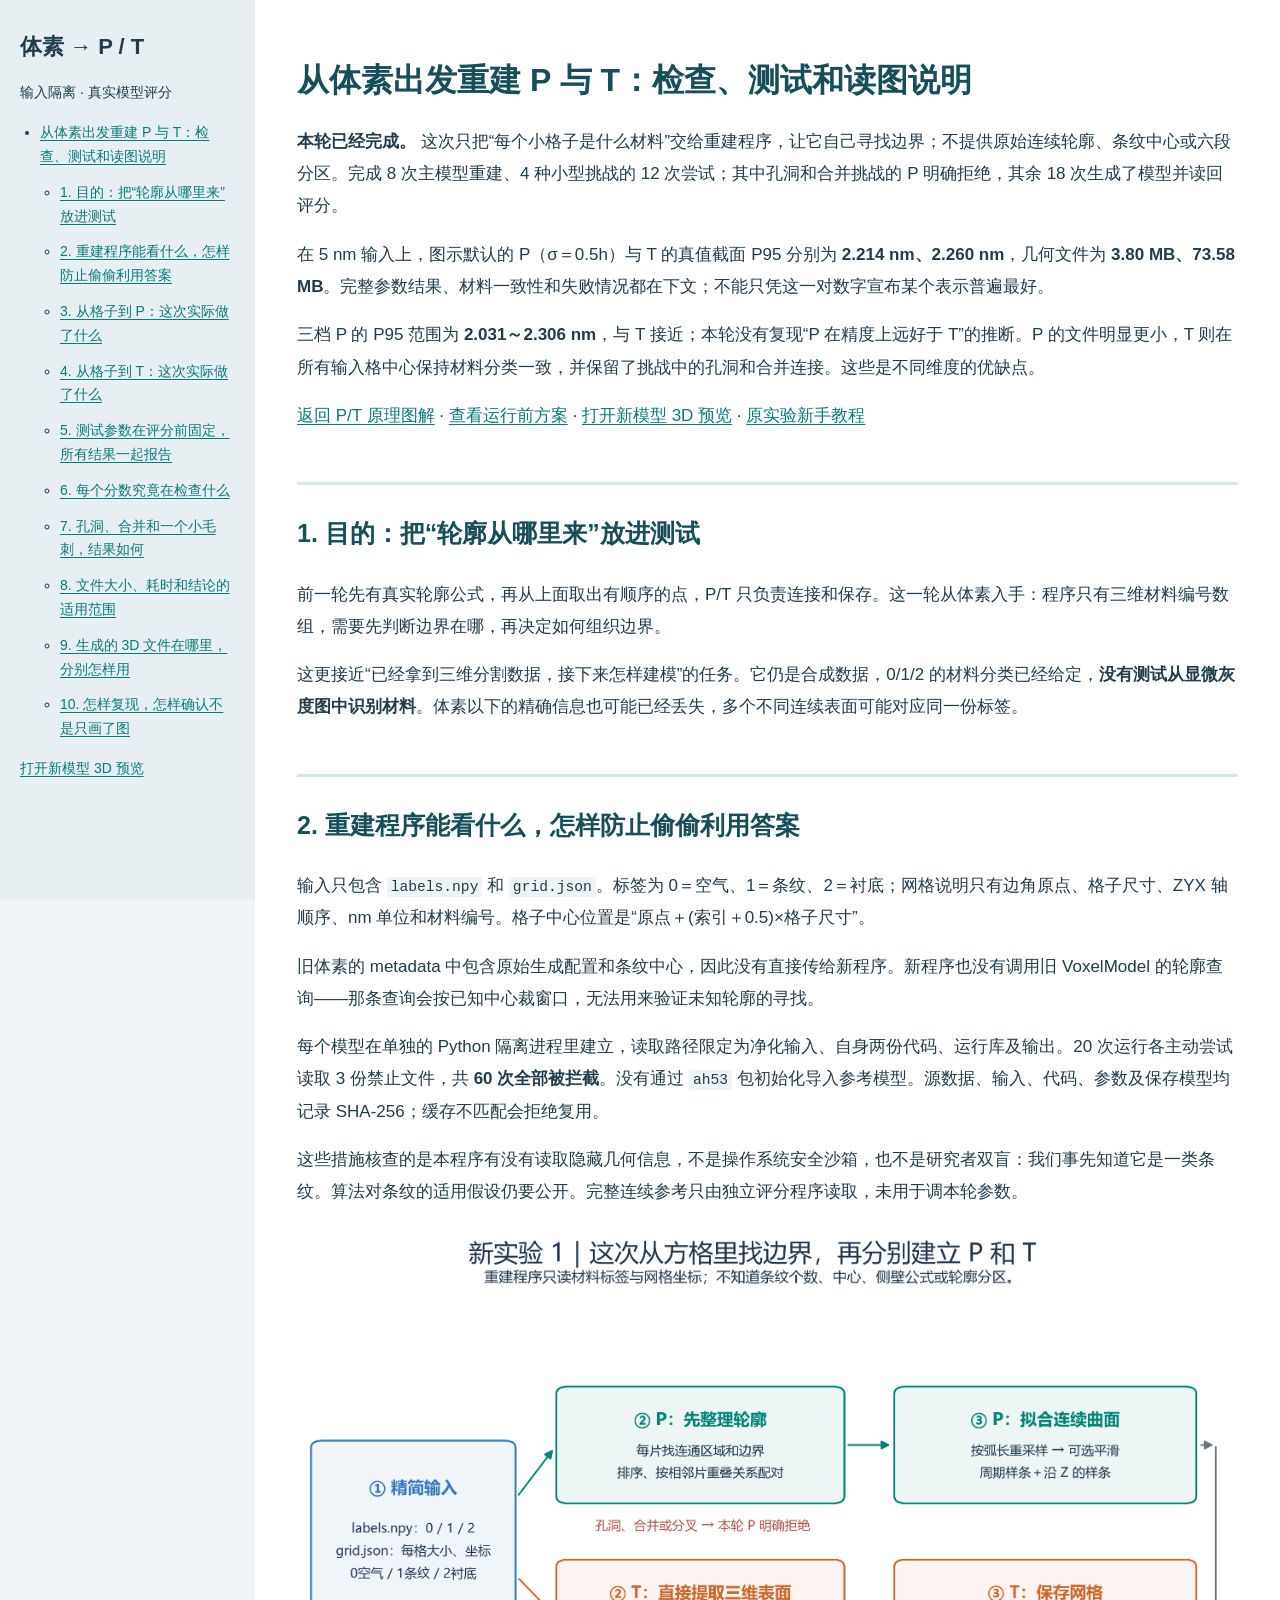
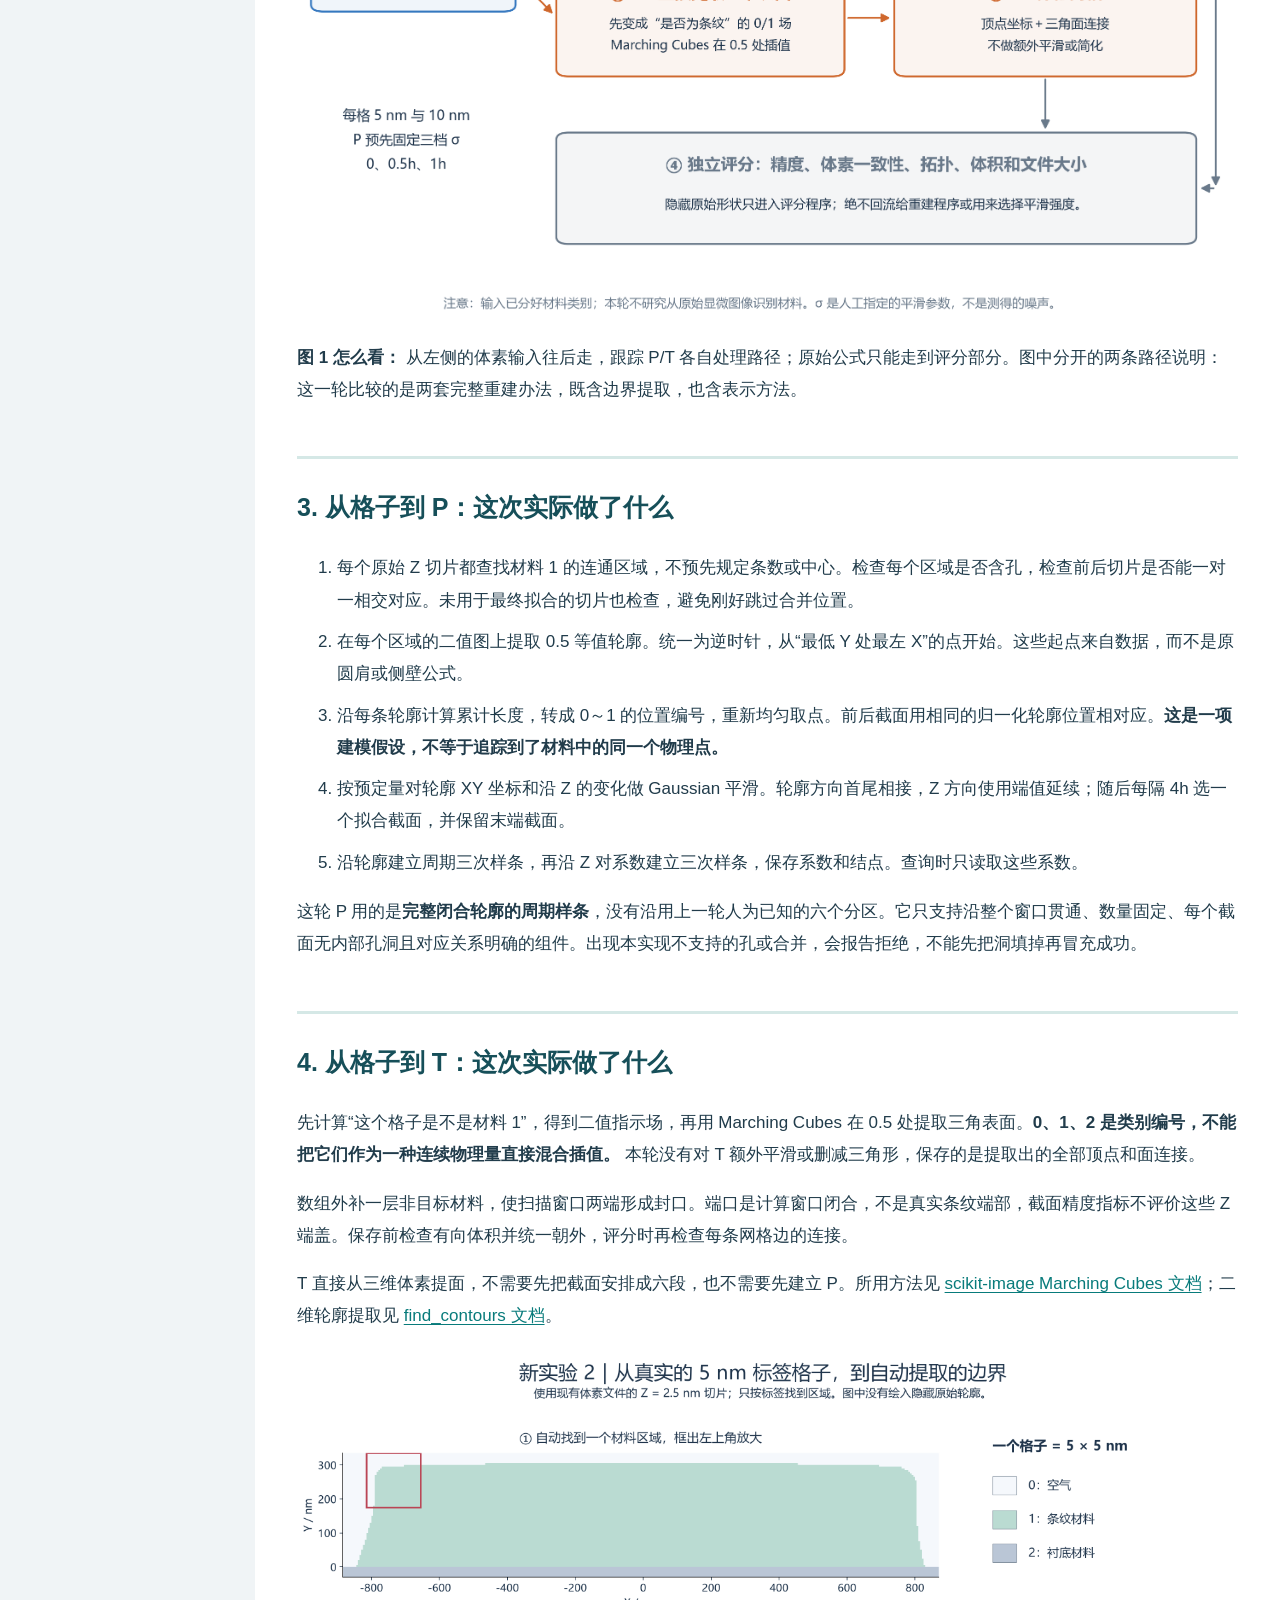
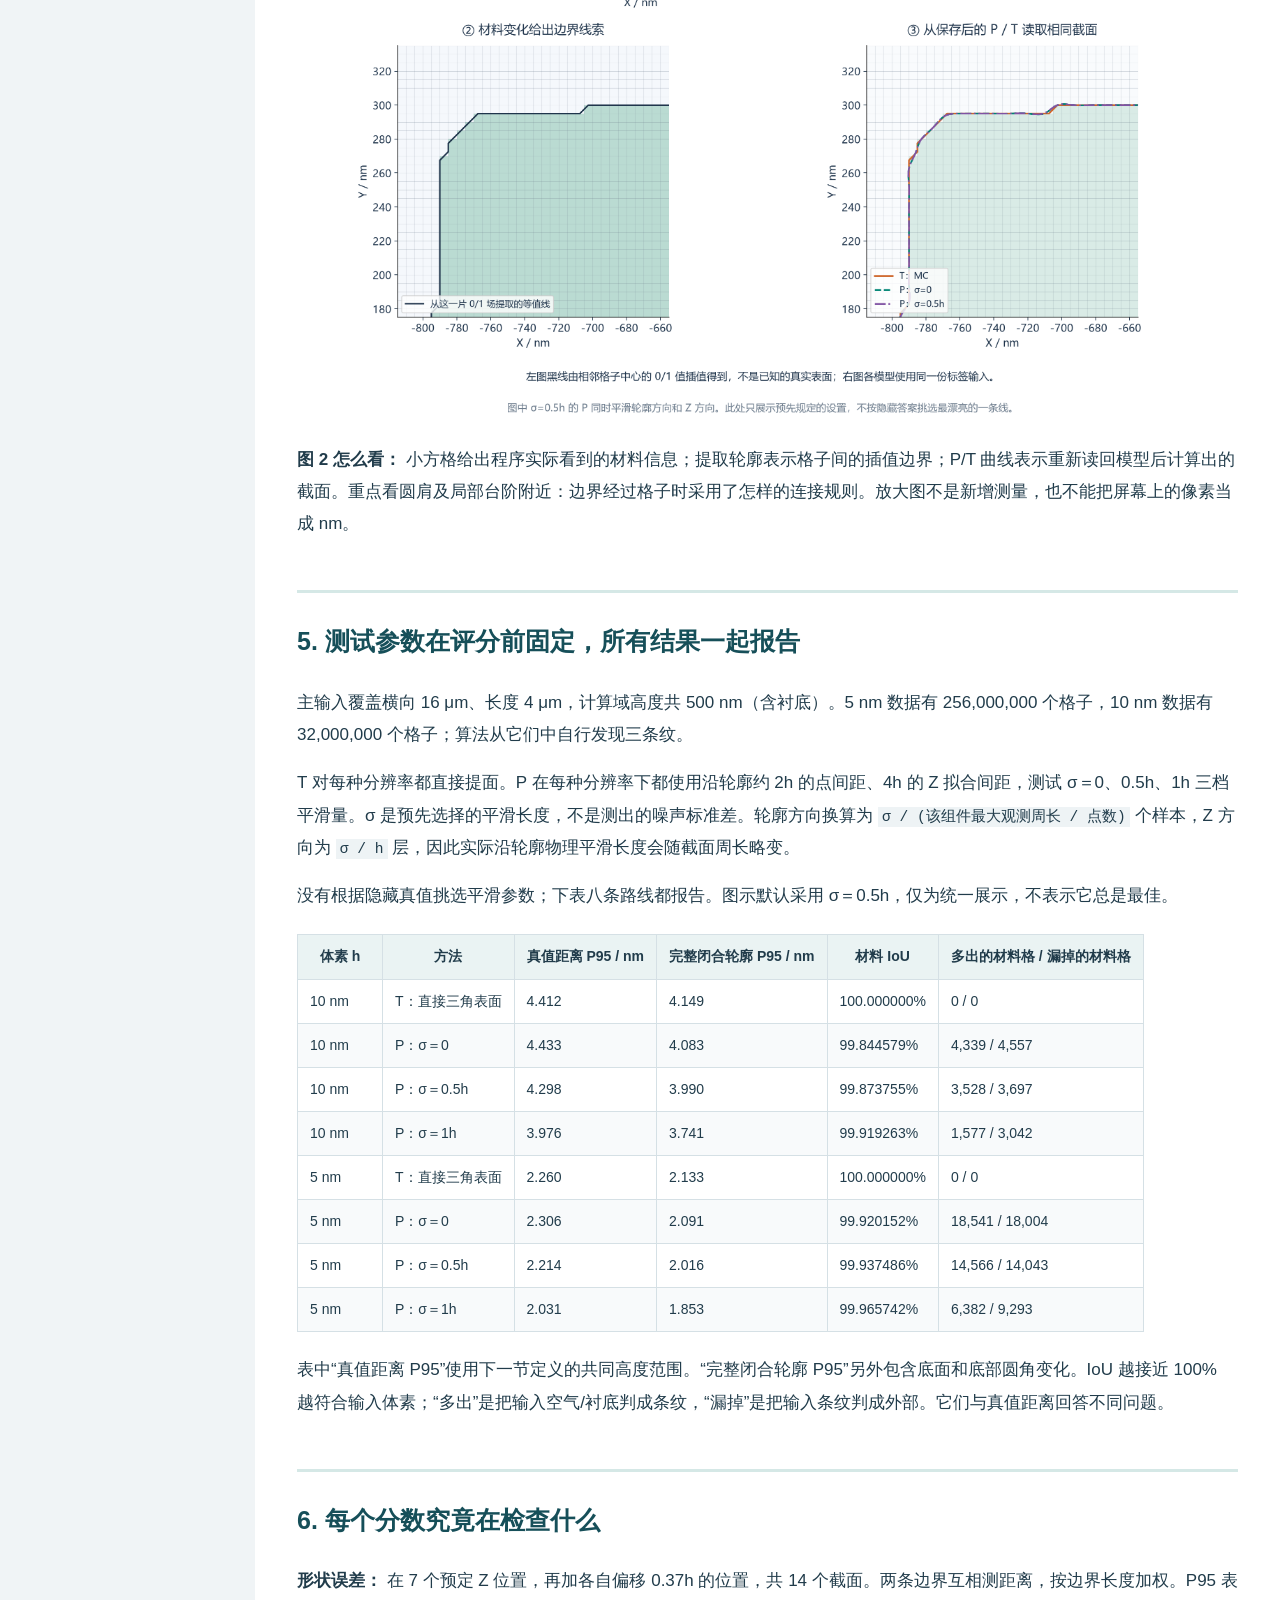
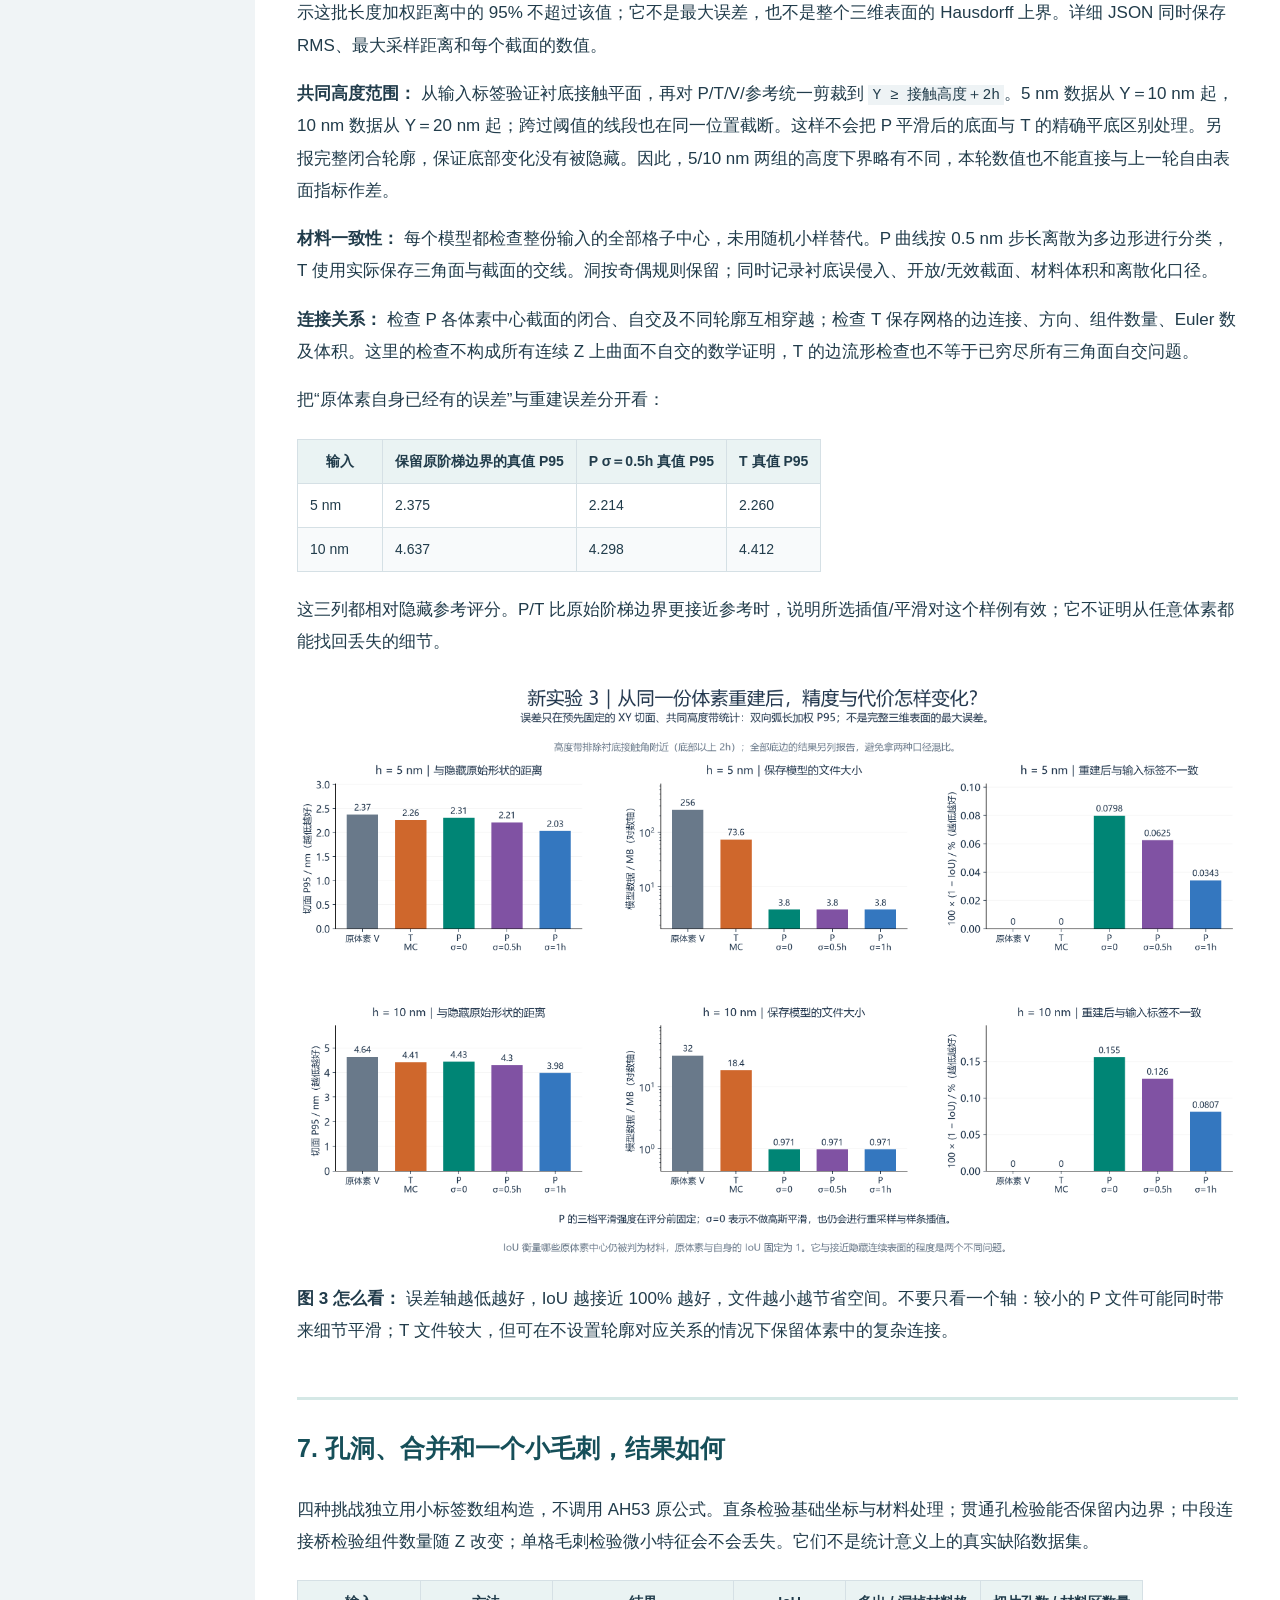
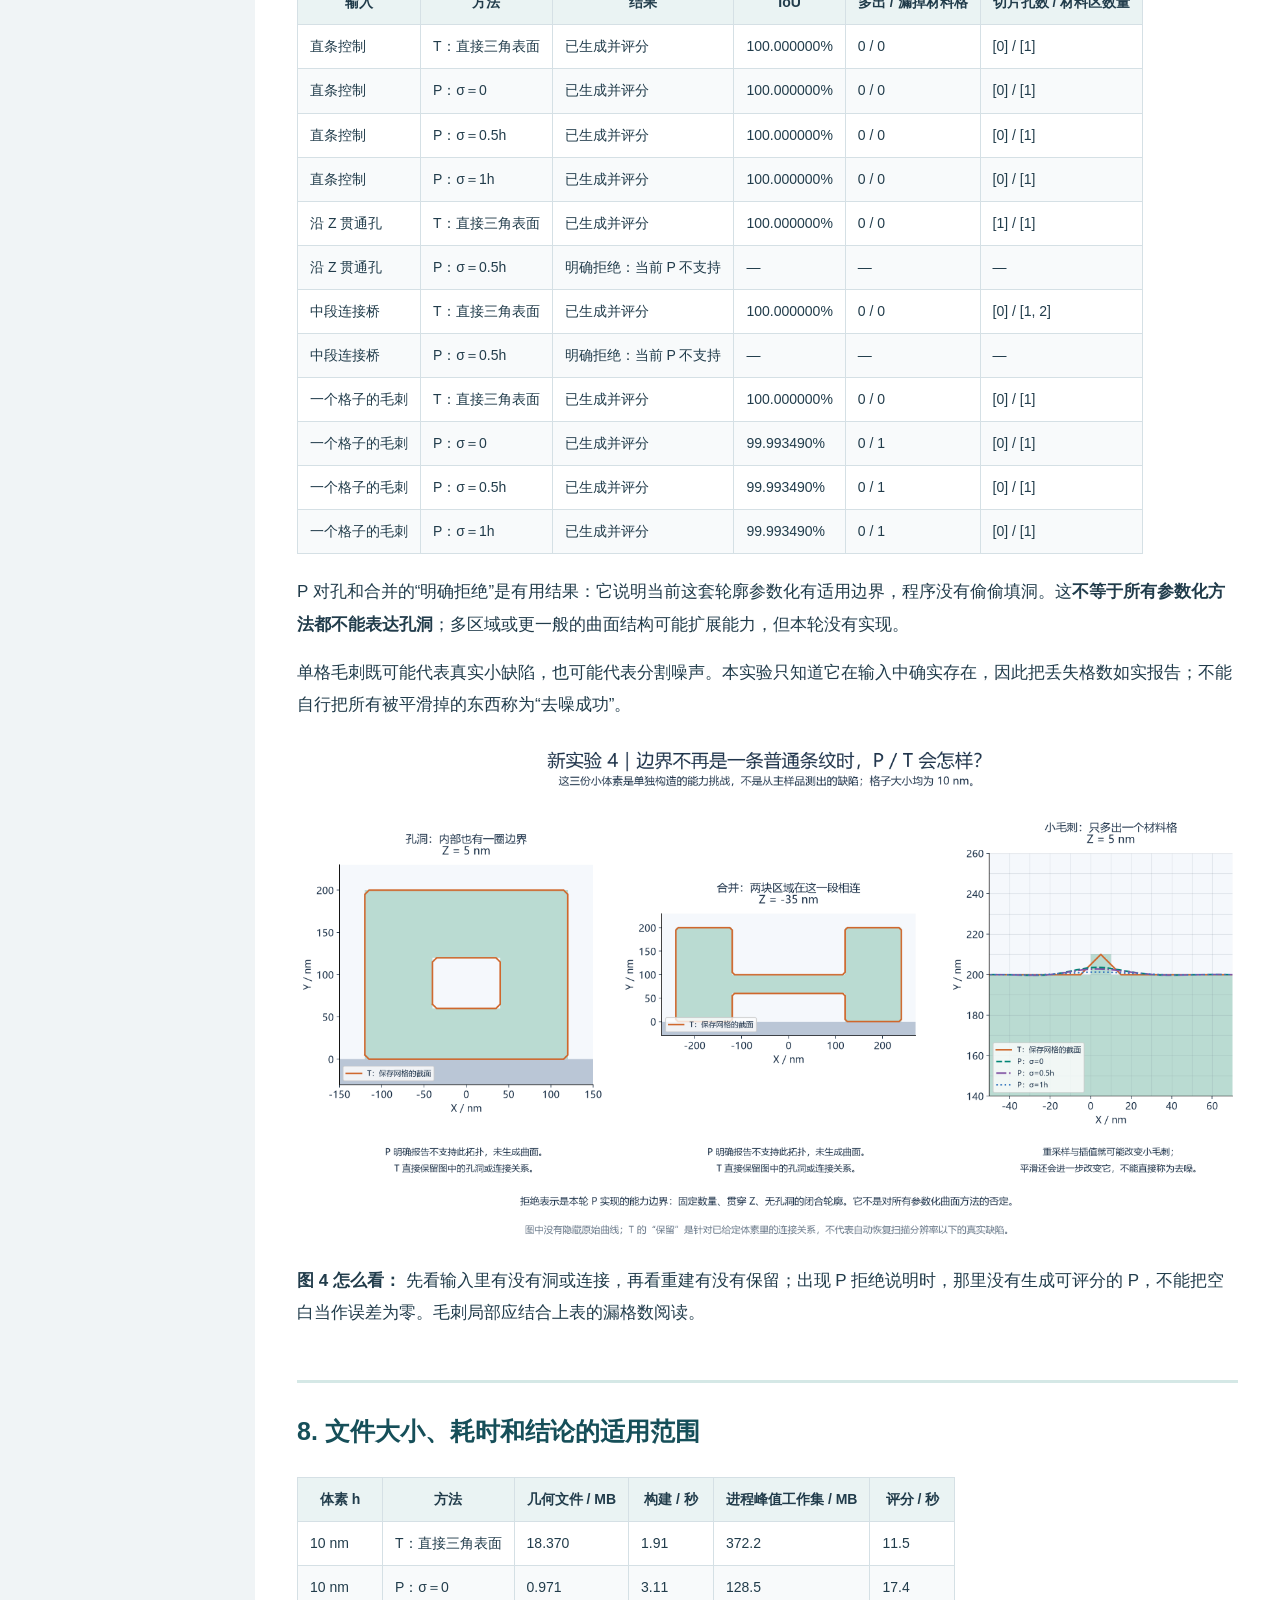
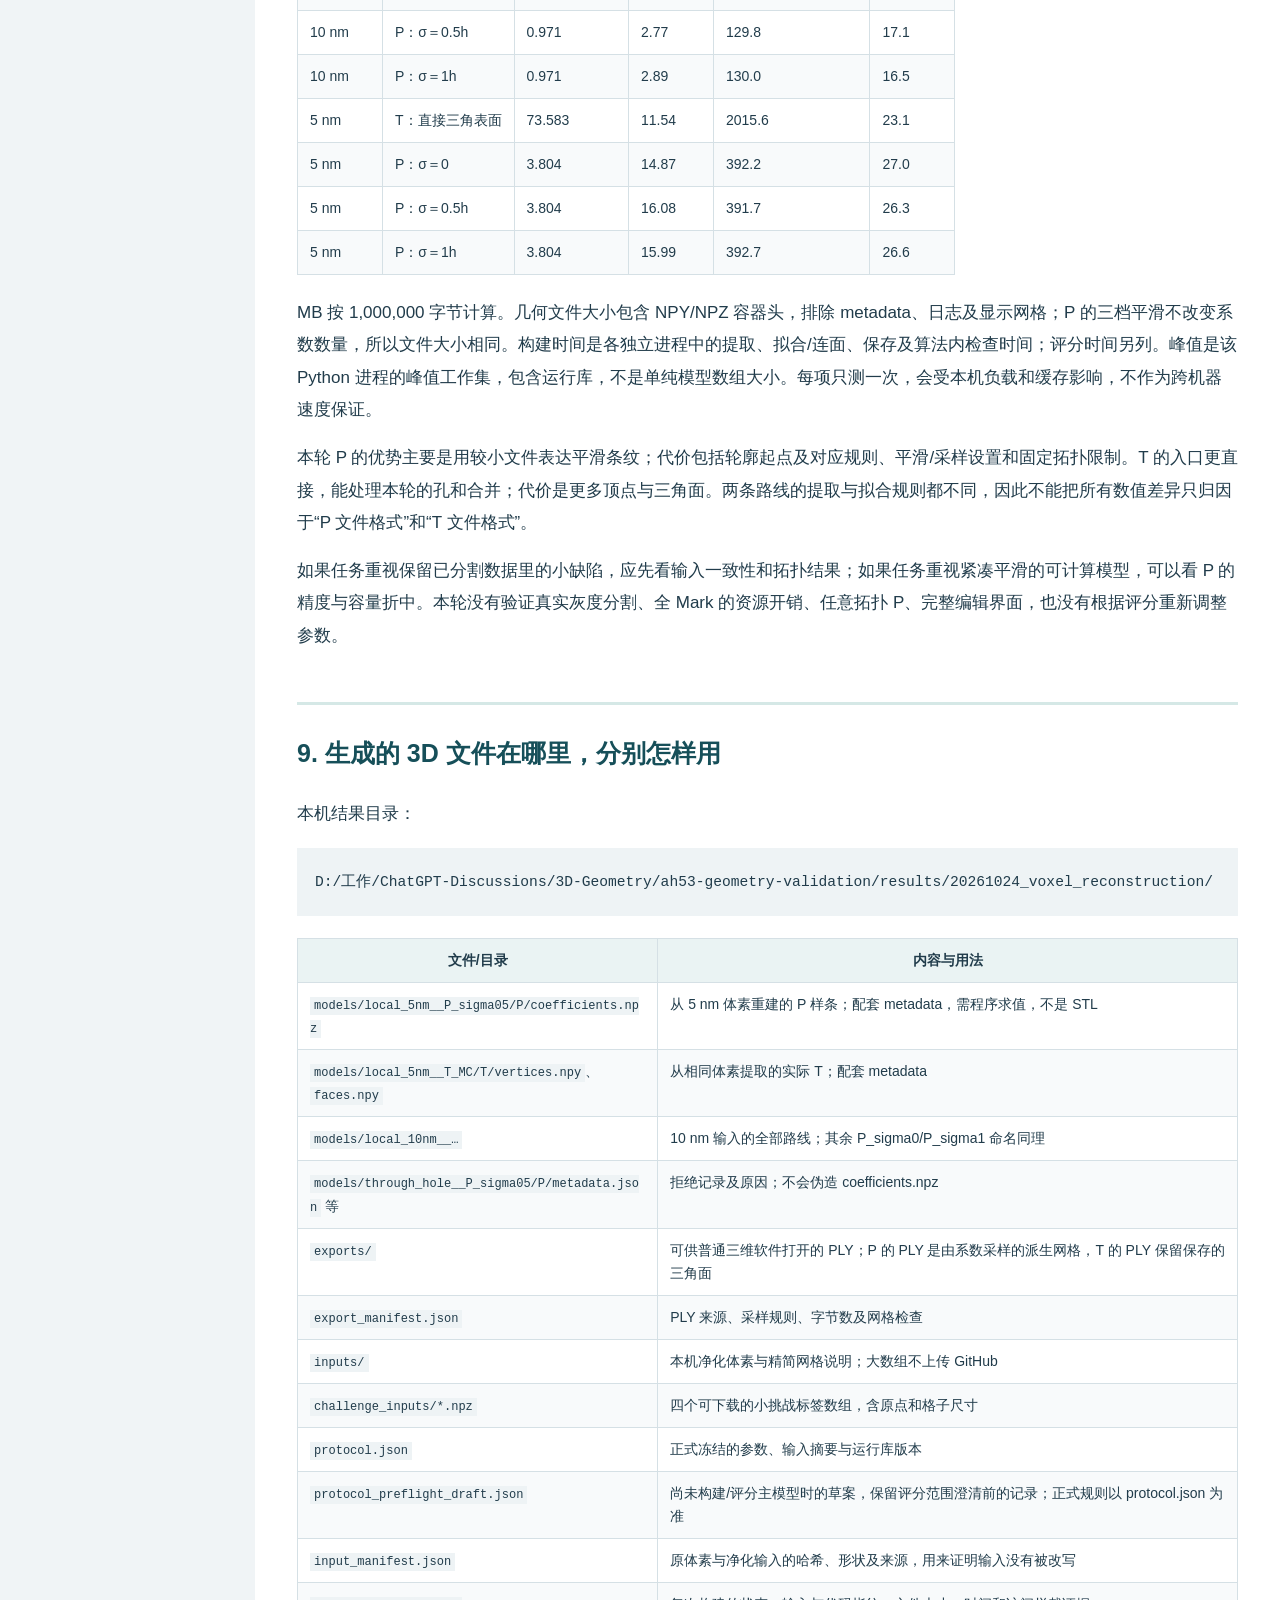
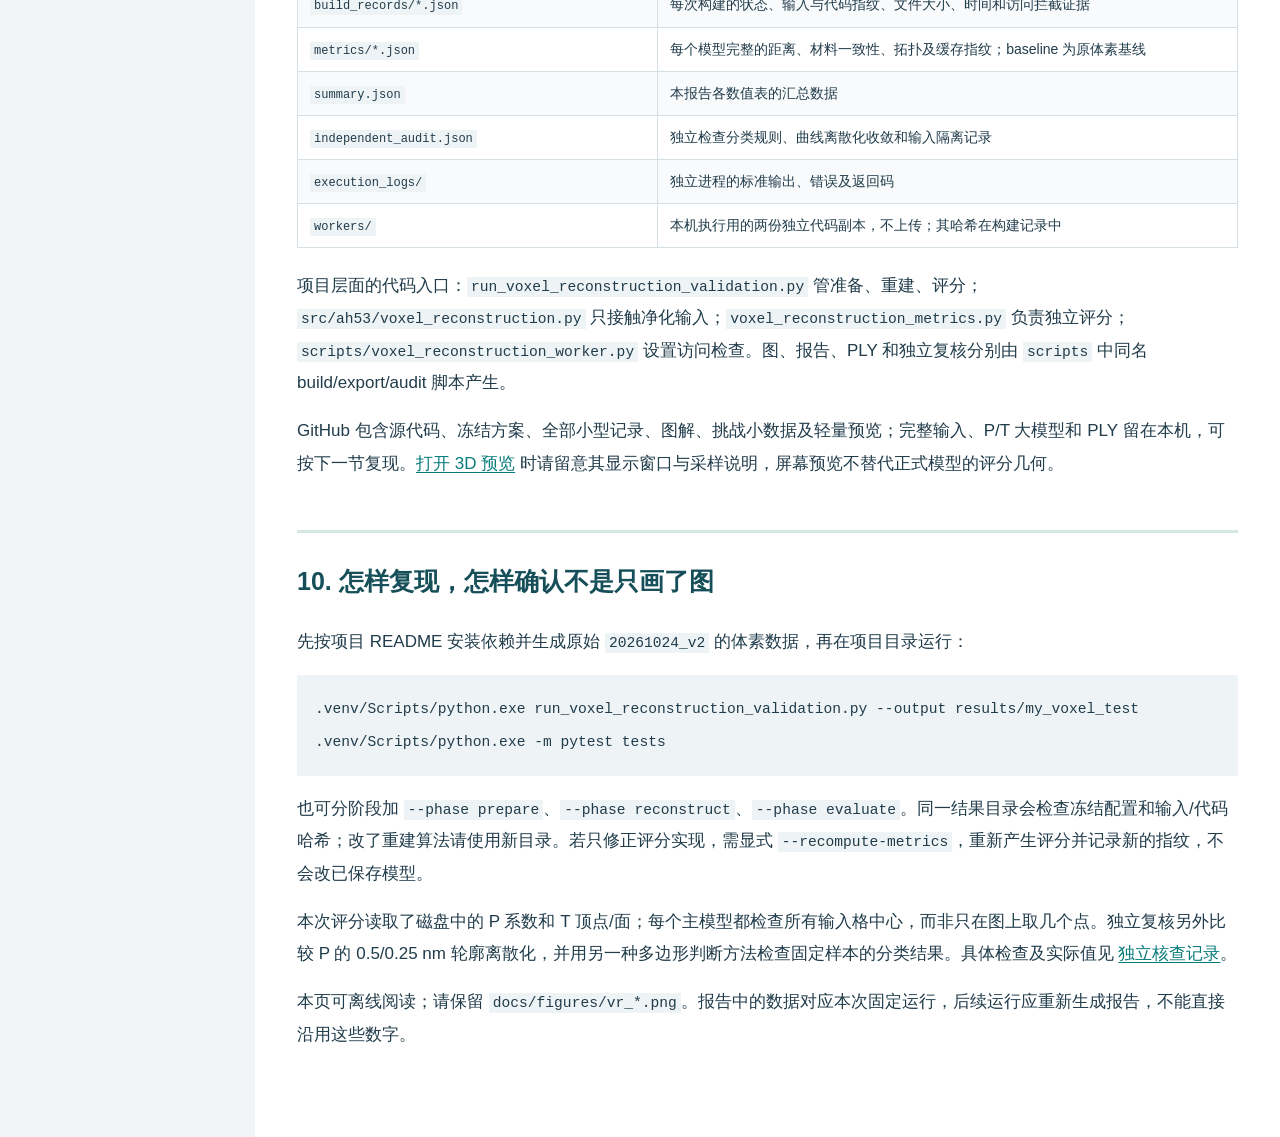
<file: 3D-Geometry/ah53-geometry-validation/AH53_从体素重建P与T_检查与测试.html>
<!doctype html><html lang="zh-CN"><head><meta charset="utf-8"><meta name="viewport" content="width=device-width,initial-scale=1"><title>从体素重建 P 与 T：检查与测试</title><style>*{box-sizing:border-box}body{margin:0;color:#213c4b;background:#f0f4f6;font:17px/1.9 "Microsoft YaHei","Segoe UI",sans-serif}a{color:#087b7b;text-underline-offset:3px}nav{position:fixed;width:255px;inset:0 auto 0 0;background:#e7eff2;padding:28px 20px;overflow:auto;font-size:14px;line-height:1.7}nav strong{font-size:22px}nav ul{padding-left:20px}nav li{margin:12px 0}main{margin-left:255px;background:white;max-width:1400px;padding:35px 42px 70px}h1{font-size:32px;line-height:1.5;color:#164f59}h2{font-size:25px;color:#164f59;border-top:3px solid #d5e8e6;padding-top:25px;margin-top:50px}p{margin:16px 0}img{max-width:100%;height:auto;display:block;margin:24px auto}table{display:block;overflow:auto;width:100%;border-collapse:collapse;font-size:14px;line-height:1.65;margin:22px 0}th,td{border:1px solid #d5e0e5;padding:10px 12px;min-width:85px;vertical-align:top}th{background:#eaf3f3}tr:nth-child(even){background:#f8fafb}code{font: .86em/1.5 Consolas,monospace;background:#eef3f5;overflow-wrap:anywhere;padding:2px 4px}pre{background:#eef3f5;padding:18px;overflow:auto}pre code{overflow-wrap:normal;padding:0}li{margin:9px 0}.mobile{display:none}.note{background:#eaf4ef;padding:14px 20px;border-left:4px solid #228b72}html{scroll-padding-top:20px}@media(max-width:760px){body{font-size:16px}nav{display:none}main{margin:0;padding:22px 18px}h1{font-size:27px}h2{font-size:22px}.mobile{display:block;background:#e7eff2;padding:12px 16px;font-size:14px}summary{cursor:pointer}}@media print{nav,.mobile{display:none}main{margin:0;padding:0}body{font-size:11pt}h2{break-before:page}img,tr{break-inside:avoid}}</style></head><body><nav aria-label="测试报告目录"><strong>体素 → P / T</strong><p>输入隔离 · 真实模型评分</p><div class="toc">
<ul>
<li><a href="#p-t">从体素出发重建 P 与 T：检查、测试和读图说明</a><ul>
<li><a href="#1">1. 目的：把“轮廓从哪里来”放进测试</a></li>
<li><a href="#2">2. 重建程序能看什么，怎样防止偷偷利用答案</a></li>
<li><a href="#3-p">3. 从格子到 P：这次实际做了什么</a></li>
<li><a href="#4-t">4. 从格子到 T：这次实际做了什么</a></li>
<li><a href="#5">5. 测试参数在评分前固定，所有结果一起报告</a></li>
<li><a href="#6">6. 每个分数究竟在检查什么</a></li>
<li><a href="#7">7. 孔洞、合并和一个小毛刺，结果如何</a></li>
<li><a href="#8">8. 文件大小、耗时和结论的适用范围</a></li>
<li><a href="#9-3d">9. 生成的 3D 文件在哪里，分别怎样用</a></li>
<li><a href="#10">10. 怎样复现，怎样确认不是只画了图</a></li>
</ul>
</li>
</ul>
</div>
<p><a href="AH53_体素重建_3D查看.html">打开新模型 3D 预览</a></p></nav><main><details class="mobile"><summary>展开报告目录</summary><div class="toc">
<ul>
<li><a href="#p-t">从体素出发重建 P 与 T：检查、测试和读图说明</a><ul>
<li><a href="#1">1. 目的：把“轮廓从哪里来”放进测试</a></li>
<li><a href="#2">2. 重建程序能看什么，怎样防止偷偷利用答案</a></li>
<li><a href="#3-p">3. 从格子到 P：这次实际做了什么</a></li>
<li><a href="#4-t">4. 从格子到 T：这次实际做了什么</a></li>
<li><a href="#5">5. 测试参数在评分前固定，所有结果一起报告</a></li>
<li><a href="#6">6. 每个分数究竟在检查什么</a></li>
<li><a href="#7">7. 孔洞、合并和一个小毛刺，结果如何</a></li>
<li><a href="#8">8. 文件大小、耗时和结论的适用范围</a></li>
<li><a href="#9-3d">9. 生成的 3D 文件在哪里，分别怎样用</a></li>
<li><a href="#10">10. 怎样复现，怎样确认不是只画了图</a></li>
</ul>
</li>
</ul>
</div>
</details><h1 id="p-t">从体素出发重建 P 与 T：检查、测试和读图说明</h1>
<p><strong>本轮已经完成。</strong> 这次只把“每个小格子是什么材料”交给重建程序，让它自己寻找边界；不提供原始连续轮廓、条纹中心或六段分区。完成 8 次主模型重建、4 种小型挑战的 12 次尝试；其中孔洞和合并挑战的 P 明确拒绝，其余 18 次生成了模型并读回评分。</p>
<p>在 5 nm 输入上，图示默认的 P（σ＝0.5h）与 T 的真值截面 P95 分别为 <strong>2.214 nm、2.260 nm</strong>，几何文件为 <strong>3.80 MB、73.58 MB</strong>。完整参数结果、材料一致性和失败情况都在下文；不能只凭这一对数字宣布某个表示普遍最好。</p>
<p>三档 P 的 P95 范围为 <strong>2.031～2.306 nm</strong>，与 T 接近；本轮没有复现“P 在精度上远好于 T”的推断。P 的文件明显更小，T 则在所有输入格中心保持材料分类一致，并保留了挑战中的孔洞和合并连接。这些是不同维度的优缺点。</p>
<p><a href="AH53_P与T生成原理_从截面到三维.html">返回 P/T 原理图解</a> · <a href="docs/体素重建验证_预注册方案.md">查看运行前方案</a> · <a href="AH53_体素重建_3D查看.html">打开新模型 3D 预览</a> · <a href="AH53_三种几何表示验证_详细说明.html">原实验新手教程</a></p>
<h2 id="1">1. 目的：把“轮廓从哪里来”放进测试</h2>
<p>前一轮先有真实轮廓公式，再从上面取出有顺序的点，P/T 只负责连接和保存。这一轮从体素入手：程序只有三维材料编号数组，需要先判断边界在哪，再决定如何组织边界。</p>
<p>这更接近“已经拿到三维分割数据，接下来怎样建模”的任务。它仍是合成数据，0/1/2 的材料分类已经给定，<strong>没有测试从显微灰度图中识别材料</strong>。体素以下的精确信息也可能已经丢失，多个不同连续表面可能对应同一份标签。</p>
<h2 id="2">2. 重建程序能看什么，怎样防止偷偷利用答案</h2>
<p>输入只包含 <code>labels.npy</code> 和 <code>grid.json</code>。标签为 0＝空气、1＝条纹、2＝衬底；网格说明只有边角原点、格子尺寸、ZYX 轴顺序、nm 单位和材料编号。格子中心位置是“原点＋(索引＋0.5)×格子尺寸”。</p>
<p>旧体素的 metadata 中包含原始生成配置和条纹中心，因此没有直接传给新程序。新程序也没有调用旧 VoxelModel 的轮廓查询——那条查询会按已知中心裁窗口，无法用来验证未知轮廓的寻找。</p>
<p>每个模型在单独的 Python 隔离进程里建立，读取路径限定为净化输入、自身两份代码、运行库及输出。20 次运行各主动尝试读取 3 份禁止文件，共 <strong>60 次全部被拦截</strong>。没有通过 <code>ah53</code> 包初始化导入参考模型。源数据、输入、代码、参数及保存模型均记录 SHA-256；缓存不匹配会拒绝复用。</p>
<p>这些措施核查的是本程序有没有读取隐藏几何信息，不是操作系统安全沙箱，也不是研究者双盲：我们事先知道它是一类条纹。算法对条纹的适用假设仍要公开。完整连续参考只由独立评分程序读取，未用于调本轮参数。</p>
<p><img alt="图1：净化体素输入、P/T重建、独立评分的分工" src="docs/figures/vr_01_blind_reconstruction_workflow.png" /></p>
<p><strong>图 1 怎么看：</strong> 从左侧的体素输入往后走，跟踪 P/T 各自处理路径；原始公式只能走到评分部分。图中分开的两条路径说明：这一轮比较的是两套完整重建办法，既含边界提取，也含表示方法。</p>
<h2 id="3-p">3. 从格子到 P：这次实际做了什么</h2>
<ol>
<li>每个原始 Z 切片都查找材料 1 的连通区域，不预先规定条数或中心。检查每个区域是否含孔，检查前后切片是否能一对一相交对应。未用于最终拟合的切片也检查，避免刚好跳过合并位置。</li>
<li>在每个区域的二值图上提取 0.5 等值轮廓。统一为逆时针，从“最低 Y 处最左 X”的点开始。这些起点来自数据，而不是原圆肩或侧壁公式。</li>
<li>沿每条轮廓计算累计长度，转成 0～1 的位置编号，重新均匀取点。前后截面用相同的归一化轮廓位置相对应。<strong>这是一项建模假设，不等于追踪到了材料中的同一个物理点。</strong></li>
<li>按预定量对轮廓 XY 坐标和沿 Z 的变化做 Gaussian 平滑。轮廓方向首尾相接，Z 方向使用端值延续；随后每隔 4h 选一个拟合截面，并保留末端截面。</li>
<li>沿轮廓建立周期三次样条，再沿 Z 对系数建立三次样条，保存系数和结点。查询时只读取这些系数。</li>
</ol>
<p>这轮 P 用的是<strong>完整闭合轮廓的周期样条</strong>，没有沿用上一轮人为已知的六个分区。它只支持沿整个窗口贯通、数量固定、每个截面无内部孔洞且对应关系明确的组件。出现本实现不支持的孔或合并，会报告拒绝，不能先把洞填掉再冒充成功。</p>
<h2 id="4-t">4. 从格子到 T：这次实际做了什么</h2>
<p>先计算“这个格子是不是材料 1”，得到二值指示场，再用 Marching Cubes 在 0.5 处提取三角表面。<strong>0、1、2 是类别编号，不能把它们作为一种连续物理量直接混合插值。</strong> 本轮没有对 T 额外平滑或删减三角形，保存的是提取出的全部顶点和面连接。</p>
<p>数组外补一层非目标材料，使扫描窗口两端形成封口。端口是计算窗口闭合，不是真实条纹端部，截面精度指标不评价这些 Z 端盖。保存前检查有向体积并统一朝外，评分时再检查每条网格边的连接。</p>
<p>T 直接从三维体素提面，不需要先把截面安排成六段，也不需要先建立 P。所用方法见 <a href="https://scikit-image.org/docs/stable/api/skimage.measure.html#skimage.measure.marching_cubes">scikit-image Marching Cubes 文档</a>；二维轮廓提取见 <a href="https://scikit-image.org/docs/stable/api/skimage.measure.html#skimage.measure.find_contours">find_contours 文档</a>。</p>
<p><img alt="图2：真实保存体素切片及P/T的边界重建" src="docs/figures/vr_02_actual_voxels_to_contours.png" /></p>
<p><strong>图 2 怎么看：</strong> 小方格给出程序实际看到的材料信息；提取轮廓表示格子间的插值边界；P/T 曲线表示重新读回模型后计算出的截面。重点看圆肩及局部台阶附近：边界经过格子时采用了怎样的连接规则。放大图不是新增测量，也不能把屏幕上的像素当成 nm。</p>
<h2 id="5">5. 测试参数在评分前固定，所有结果一起报告</h2>
<p>主输入覆盖横向 16 μm、长度 4 μm，计算域高度共 500 nm（含衬底）。5 nm 数据有 256,000,000 个格子，10 nm 数据有 32,000,000 个格子；算法从它们中自行发现三条纹。</p>
<p>T 对每种分辨率都直接提面。P 在每种分辨率下都使用沿轮廓约 2h 的点间距、4h 的 Z 拟合间距，测试 σ＝0、0.5h、1h 三档平滑量。σ 是预先选择的平滑长度，不是测出的噪声标准差。轮廓方向换算为 <code>σ / (该组件最大观测周长 / 点数)</code> 个样本，Z 方向为 <code>σ / h</code> 层，因此实际沿轮廓物理平滑长度会随截面周长略变。</p>
<p>没有根据隐藏真值挑选平滑参数；下表八条路线都报告。图示默认采用 σ＝0.5h，仅为统一展示，不表示它总是最佳。</p>
<table>
<thead>
<tr>
<th>体素 h</th>
<th>方法</th>
<th>真值距离 P95 / nm</th>
<th>完整闭合轮廓 P95 / nm</th>
<th>材料 IoU</th>
<th>多出的材料格 / 漏掉的材料格</th>
</tr>
</thead>
<tbody>
<tr>
<td>10 nm</td>
<td>T：直接三角表面</td>
<td>4.412</td>
<td>4.149</td>
<td>100.000000%</td>
<td>0 / 0</td>
</tr>
<tr>
<td>10 nm</td>
<td>P：σ＝0</td>
<td>4.433</td>
<td>4.083</td>
<td>99.844579%</td>
<td>4,339 / 4,557</td>
</tr>
<tr>
<td>10 nm</td>
<td>P：σ＝0.5h</td>
<td>4.298</td>
<td>3.990</td>
<td>99.873755%</td>
<td>3,528 / 3,697</td>
</tr>
<tr>
<td>10 nm</td>
<td>P：σ＝1h</td>
<td>3.976</td>
<td>3.741</td>
<td>99.919263%</td>
<td>1,577 / 3,042</td>
</tr>
<tr>
<td>5 nm</td>
<td>T：直接三角表面</td>
<td>2.260</td>
<td>2.133</td>
<td>100.000000%</td>
<td>0 / 0</td>
</tr>
<tr>
<td>5 nm</td>
<td>P：σ＝0</td>
<td>2.306</td>
<td>2.091</td>
<td>99.920152%</td>
<td>18,541 / 18,004</td>
</tr>
<tr>
<td>5 nm</td>
<td>P：σ＝0.5h</td>
<td>2.214</td>
<td>2.016</td>
<td>99.937486%</td>
<td>14,566 / 14,043</td>
</tr>
<tr>
<td>5 nm</td>
<td>P：σ＝1h</td>
<td>2.031</td>
<td>1.853</td>
<td>99.965742%</td>
<td>6,382 / 9,293</td>
</tr>
</tbody>
</table>
<p>表中“真值距离 P95”使用下一节定义的共同高度范围。“完整闭合轮廓 P95”另外包含底面和底部圆角变化。IoU 越接近 100% 越符合输入体素；“多出”是把输入空气/衬底判成条纹，“漏掉”是把输入条纹判成外部。它们与真值距离回答不同问题。</p>
<h2 id="6">6. 每个分数究竟在检查什么</h2>
<p><strong>形状误差：</strong> 在 7 个预定 Z 位置，再加各自偏移 0.37h 的位置，共 14 个截面。两条边界互相测距离，按边界长度加权。P95 表示这批长度加权距离中的 95% 不超过该值；它不是最大误差，也不是整个三维表面的 Hausdorff 上界。详细 JSON 同时保存 RMS、最大采样距离和每个截面的数值。</p>
<p><strong>共同高度范围：</strong> 从输入标签验证衬底接触平面，再对 P/T/V/参考统一剪裁到 <code>Y ≥ 接触高度＋2h</code>。5 nm 数据从 Y＝10 nm 起，10 nm 数据从 Y＝20 nm 起；跨过阈值的线段也在同一位置截断。这样不会把 P 平滑后的底面与 T 的精确平底区别处理。另报完整闭合轮廓，保证底部变化没有被隐藏。因此，5/10 nm 两组的高度下界略有不同，本轮数值也不能直接与上一轮自由表面指标作差。</p>
<p><strong>材料一致性：</strong> 每个模型都检查整份输入的全部格子中心，未用随机小样替代。P 曲线按 0.5 nm 步长离散为多边形进行分类，T 使用实际保存三角面与截面的交线。洞按奇偶规则保留；同时记录衬底误侵入、开放/无效截面、材料体积和离散化口径。</p>
<p><strong>连接关系：</strong> 检查 P 各体素中心截面的闭合、自交及不同轮廓互相穿越；检查 T 保存网格的边连接、方向、组件数量、Euler 数及体积。这里的检查不构成所有连续 Z 上曲面不自交的数学证明，T 的边流形检查也不等于已穷尽所有三角面自交问题。</p>
<p>把“原体素自身已经有的误差”与重建误差分开看：</p>
<table>
<thead>
<tr>
<th>输入</th>
<th>保留原阶梯边界的真值 P95</th>
<th>P σ＝0.5h 真值 P95</th>
<th>T 真值 P95</th>
</tr>
</thead>
<tbody>
<tr>
<td>5 nm</td>
<td>2.375</td>
<td>2.214</td>
<td>2.260</td>
</tr>
<tr>
<td>10 nm</td>
<td>4.637</td>
<td>4.298</td>
<td>4.412</td>
</tr>
</tbody>
</table>
<p>这三列都相对隐藏参考评分。P/T 比原始阶梯边界更接近参考时，说明所选插值/平滑对这个样例有效；它不证明从任意体素都能找回丢失的细节。</p>
<p><img alt="图3：全部主实验的精度、体素一致性和存储代价" src="docs/figures/vr_03_accuracy_storage_consistency.png" /></p>
<p><strong>图 3 怎么看：</strong> 误差轴越低越好，IoU 越接近 100% 越好，文件越小越节省空间。不要只看一个轴：较小的 P 文件可能同时带来细节平滑；T 文件较大，但可在不设置轮廓对应关系的情况下保留体素中的复杂连接。</p>
<h2 id="7">7. 孔洞、合并和一个小毛刺，结果如何</h2>
<p>四种挑战独立用小标签数组构造，不调用 AH53 原公式。直条检验基础坐标与材料处理；贯通孔检验能否保留内边界；中段连接桥检验组件数量随 Z 改变；单格毛刺检验微小特征会不会丢失。它们不是统计意义上的真实缺陷数据集。</p>
<table>
<thead>
<tr>
<th>输入</th>
<th>方法</th>
<th>结果</th>
<th>IoU</th>
<th>多出 / 漏掉材料格</th>
<th>切片孔数 / 材料区数量</th>
</tr>
</thead>
<tbody>
<tr>
<td>直条控制</td>
<td>T：直接三角表面</td>
<td>已生成并评分</td>
<td>100.000000%</td>
<td>0 / 0</td>
<td>[0] / [1]</td>
</tr>
<tr>
<td>直条控制</td>
<td>P：σ＝0</td>
<td>已生成并评分</td>
<td>100.000000%</td>
<td>0 / 0</td>
<td>[0] / [1]</td>
</tr>
<tr>
<td>直条控制</td>
<td>P：σ＝0.5h</td>
<td>已生成并评分</td>
<td>100.000000%</td>
<td>0 / 0</td>
<td>[0] / [1]</td>
</tr>
<tr>
<td>直条控制</td>
<td>P：σ＝1h</td>
<td>已生成并评分</td>
<td>100.000000%</td>
<td>0 / 0</td>
<td>[0] / [1]</td>
</tr>
<tr>
<td>沿 Z 贯通孔</td>
<td>T：直接三角表面</td>
<td>已生成并评分</td>
<td>100.000000%</td>
<td>0 / 0</td>
<td>[1] / [1]</td>
</tr>
<tr>
<td>沿 Z 贯通孔</td>
<td>P：σ＝0.5h</td>
<td>明确拒绝：当前 P 不支持</td>
<td>—</td>
<td>—</td>
<td>—</td>
</tr>
<tr>
<td>中段连接桥</td>
<td>T：直接三角表面</td>
<td>已生成并评分</td>
<td>100.000000%</td>
<td>0 / 0</td>
<td>[0] / [1, 2]</td>
</tr>
<tr>
<td>中段连接桥</td>
<td>P：σ＝0.5h</td>
<td>明确拒绝：当前 P 不支持</td>
<td>—</td>
<td>—</td>
<td>—</td>
</tr>
<tr>
<td>一个格子的毛刺</td>
<td>T：直接三角表面</td>
<td>已生成并评分</td>
<td>100.000000%</td>
<td>0 / 0</td>
<td>[0] / [1]</td>
</tr>
<tr>
<td>一个格子的毛刺</td>
<td>P：σ＝0</td>
<td>已生成并评分</td>
<td>99.993490%</td>
<td>0 / 1</td>
<td>[0] / [1]</td>
</tr>
<tr>
<td>一个格子的毛刺</td>
<td>P：σ＝0.5h</td>
<td>已生成并评分</td>
<td>99.993490%</td>
<td>0 / 1</td>
<td>[0] / [1]</td>
</tr>
<tr>
<td>一个格子的毛刺</td>
<td>P：σ＝1h</td>
<td>已生成并评分</td>
<td>99.993490%</td>
<td>0 / 1</td>
<td>[0] / [1]</td>
</tr>
</tbody>
</table>
<p>P 对孔和合并的“明确拒绝”是有用结果：它说明当前这套轮廓参数化有适用边界，程序没有偷偷填洞。这<strong>不等于所有参数化方法都不能表达孔洞</strong>；多区域或更一般的曲面结构可能扩展能力，但本轮没有实现。</p>
<p>单格毛刺既可能代表真实小缺陷，也可能代表分割噪声。本实验只知道它在输入中确实存在，因此把丢失格数如实报告；不能自行把所有被平滑掉的东西称为“去噪成功”。</p>
<p><img alt="图4：孔洞、连接桥和单格毛刺挑战" src="docs/figures/vr_04_topology_and_small_features.png" /></p>
<p><strong>图 4 怎么看：</strong> 先看输入里有没有洞或连接，再看重建有没有保留；出现 P 拒绝说明时，那里没有生成可评分的 P，不能把空白当作误差为零。毛刺局部应结合上表的漏格数阅读。</p>
<h2 id="8">8. 文件大小、耗时和结论的适用范围</h2>
<table>
<thead>
<tr>
<th>体素 h</th>
<th>方法</th>
<th>几何文件 / MB</th>
<th>构建 / 秒</th>
<th>进程峰值工作集 / MB</th>
<th>评分 / 秒</th>
</tr>
</thead>
<tbody>
<tr>
<td>10 nm</td>
<td>T：直接三角表面</td>
<td>18.370</td>
<td>1.91</td>
<td>372.2</td>
<td>11.5</td>
</tr>
<tr>
<td>10 nm</td>
<td>P：σ＝0</td>
<td>0.971</td>
<td>3.11</td>
<td>128.5</td>
<td>17.4</td>
</tr>
<tr>
<td>10 nm</td>
<td>P：σ＝0.5h</td>
<td>0.971</td>
<td>2.77</td>
<td>129.8</td>
<td>17.1</td>
</tr>
<tr>
<td>10 nm</td>
<td>P：σ＝1h</td>
<td>0.971</td>
<td>2.89</td>
<td>130.0</td>
<td>16.5</td>
</tr>
<tr>
<td>5 nm</td>
<td>T：直接三角表面</td>
<td>73.583</td>
<td>11.54</td>
<td>2015.6</td>
<td>23.1</td>
</tr>
<tr>
<td>5 nm</td>
<td>P：σ＝0</td>
<td>3.804</td>
<td>14.87</td>
<td>392.2</td>
<td>27.0</td>
</tr>
<tr>
<td>5 nm</td>
<td>P：σ＝0.5h</td>
<td>3.804</td>
<td>16.08</td>
<td>391.7</td>
<td>26.3</td>
</tr>
<tr>
<td>5 nm</td>
<td>P：σ＝1h</td>
<td>3.804</td>
<td>15.99</td>
<td>392.7</td>
<td>26.6</td>
</tr>
</tbody>
</table>
<p>MB 按 1,000,000 字节计算。几何文件大小包含 NPY/NPZ 容器头，排除 metadata、日志及显示网格；P 的三档平滑不改变系数数量，所以文件大小相同。构建时间是各独立进程中的提取、拟合/连面、保存及算法内检查时间；评分时间另列。峰值是该 Python 进程的峰值工作集，包含运行库，不是单纯模型数组大小。每项只测一次，会受本机负载和缓存影响，不作为跨机器速度保证。</p>
<p>本轮 P 的优势主要是用较小文件表达平滑条纹；代价包括轮廓起点及对应规则、平滑/采样设置和固定拓扑限制。T 的入口更直接，能处理本轮的孔和合并；代价是更多顶点与三角面。两条路线的提取与拟合规则都不同，因此不能把所有数值差异只归因于“P 文件格式”和“T 文件格式”。</p>
<p>如果任务重视保留已分割数据里的小缺陷，应先看输入一致性和拓扑结果；如果任务重视紧凑平滑的可计算模型，可以看 P 的精度与容量折中。本轮没有验证真实灰度分割、全 Mark 的资源开销、任意拓扑 P、完整编辑界面，也没有根据评分重新调整参数。</p>
<h2 id="9-3d">9. 生成的 3D 文件在哪里，分别怎样用</h2>
<p>本机结果目录：</p>
<pre><code class="language-text">D:/工作/ChatGPT-Discussions/3D-Geometry/ah53-geometry-validation/results/20261024_voxel_reconstruction/
</code></pre>
<table>
<thead>
<tr>
<th>文件/目录</th>
<th>内容与用法</th>
</tr>
</thead>
<tbody>
<tr>
<td><code>models/local_5nm__P_sigma05/P/coefficients.npz</code></td>
<td>从 5 nm 体素重建的 P 样条；配套 metadata，需程序求值，不是 STL</td>
</tr>
<tr>
<td><code>models/local_5nm__T_MC/T/vertices.npy</code>、<code>faces.npy</code></td>
<td>从相同体素提取的实际 T；配套 metadata</td>
</tr>
<tr>
<td><code>models/local_10nm__…</code></td>
<td>10 nm 输入的全部路线；其余 P_sigma0/P_sigma1 命名同理</td>
</tr>
<tr>
<td><code>models/through_hole__P_sigma05/P/metadata.json</code> 等</td>
<td>拒绝记录及原因；不会伪造 coefficients.npz</td>
</tr>
<tr>
<td><code>exports/</code></td>
<td>可供普通三维软件打开的 PLY；P 的 PLY 是由系数采样的派生网格，T 的 PLY 保留保存的三角面</td>
</tr>
<tr>
<td><code>export_manifest.json</code></td>
<td>PLY 来源、采样规则、字节数及网格检查</td>
</tr>
<tr>
<td><code>inputs/</code></td>
<td>本机净化体素与精简网格说明；大数组不上传 GitHub</td>
</tr>
<tr>
<td><code>challenge_inputs/*.npz</code></td>
<td>四个可下载的小挑战标签数组，含原点和格子尺寸</td>
</tr>
<tr>
<td><code>protocol.json</code></td>
<td>正式冻结的参数、输入摘要与运行库版本</td>
</tr>
<tr>
<td><code>protocol_preflight_draft.json</code></td>
<td>尚未构建/评分主模型时的草案，保留评分范围澄清前的记录；正式规则以 protocol.json 为准</td>
</tr>
<tr>
<td><code>input_manifest.json</code></td>
<td>原体素与净化输入的哈希、形状及来源，用来证明输入没有被改写</td>
</tr>
<tr>
<td><code>build_records/*.json</code></td>
<td>每次构建的状态、输入与代码指纹、文件大小、时间和访问拦截证据</td>
</tr>
<tr>
<td><code>metrics/*.json</code></td>
<td>每个模型完整的距离、材料一致性、拓扑及缓存指纹；baseline 为原体素基线</td>
</tr>
<tr>
<td><code>summary.json</code></td>
<td>本报告各数值表的汇总数据</td>
</tr>
<tr>
<td><code>independent_audit.json</code></td>
<td>独立检查分类规则、曲线离散化收敛和输入隔离记录</td>
</tr>
<tr>
<td><code>execution_logs/</code></td>
<td>独立进程的标准输出、错误及返回码</td>
</tr>
<tr>
<td><code>workers/</code></td>
<td>本机执行用的两份独立代码副本，不上传；其哈希在构建记录中</td>
</tr>
</tbody>
</table>
<p>项目层面的代码入口：<code>run_voxel_reconstruction_validation.py</code> 管准备、重建、评分；<code>src/ah53/voxel_reconstruction.py</code> 只接触净化输入；<code>voxel_reconstruction_metrics.py</code> 负责独立评分；<code>scripts/voxel_reconstruction_worker.py</code> 设置访问检查。图、报告、PLY 和独立复核分别由 <code>scripts</code> 中同名 build/export/audit 脚本产生。</p>
<p>GitHub 包含源代码、冻结方案、全部小型记录、图解、挑战小数据及轻量预览；完整输入、P/T 大模型和 PLY 留在本机，可按下一节复现。<a href="AH53_体素重建_3D查看.html">打开 3D 预览</a> 时请留意其显示窗口与采样说明，屏幕预览不替代正式模型的评分几何。</p>
<h2 id="10">10. 怎样复现，怎样确认不是只画了图</h2>
<p>先按项目 README 安装依赖并生成原始 <code>20261024_v2</code> 的体素数据，再在项目目录运行：</p>
<pre><code class="language-powershell">.venv/Scripts/python.exe run_voxel_reconstruction_validation.py --output results/my_voxel_test
.venv/Scripts/python.exe -m pytest tests
</code></pre>
<p>也可分阶段加 <code>--phase prepare</code>、<code>--phase reconstruct</code>、<code>--phase evaluate</code>。同一结果目录会检查冻结配置和输入/代码哈希；改了重建算法请使用新目录。若只修正评分实现，需显式 <code>--recompute-metrics</code>，重新产生评分并记录新的指纹，不会改已保存模型。</p>
<p>本次评分读取了磁盘中的 P 系数和 T 顶点/面；每个主模型都检查所有输入格中心，而非只在图上取几个点。独立复核另外比较 P 的 0.5/0.25 nm 轮廓离散化，并用另一种多边形判断方法检查固定样本的分类结果。具体检查及实际值见 <a href="results/20261024_voxel_reconstruction/independent_audit.json">独立核查记录</a>。</p>
<p>本页可离线阅读；请保留 <code>docs/figures/vr_*.png</code>。报告中的数据对应本次固定运行，后续运行应重新生成报告，不能直接沿用这些数字。</p></main></body></html>
</file>
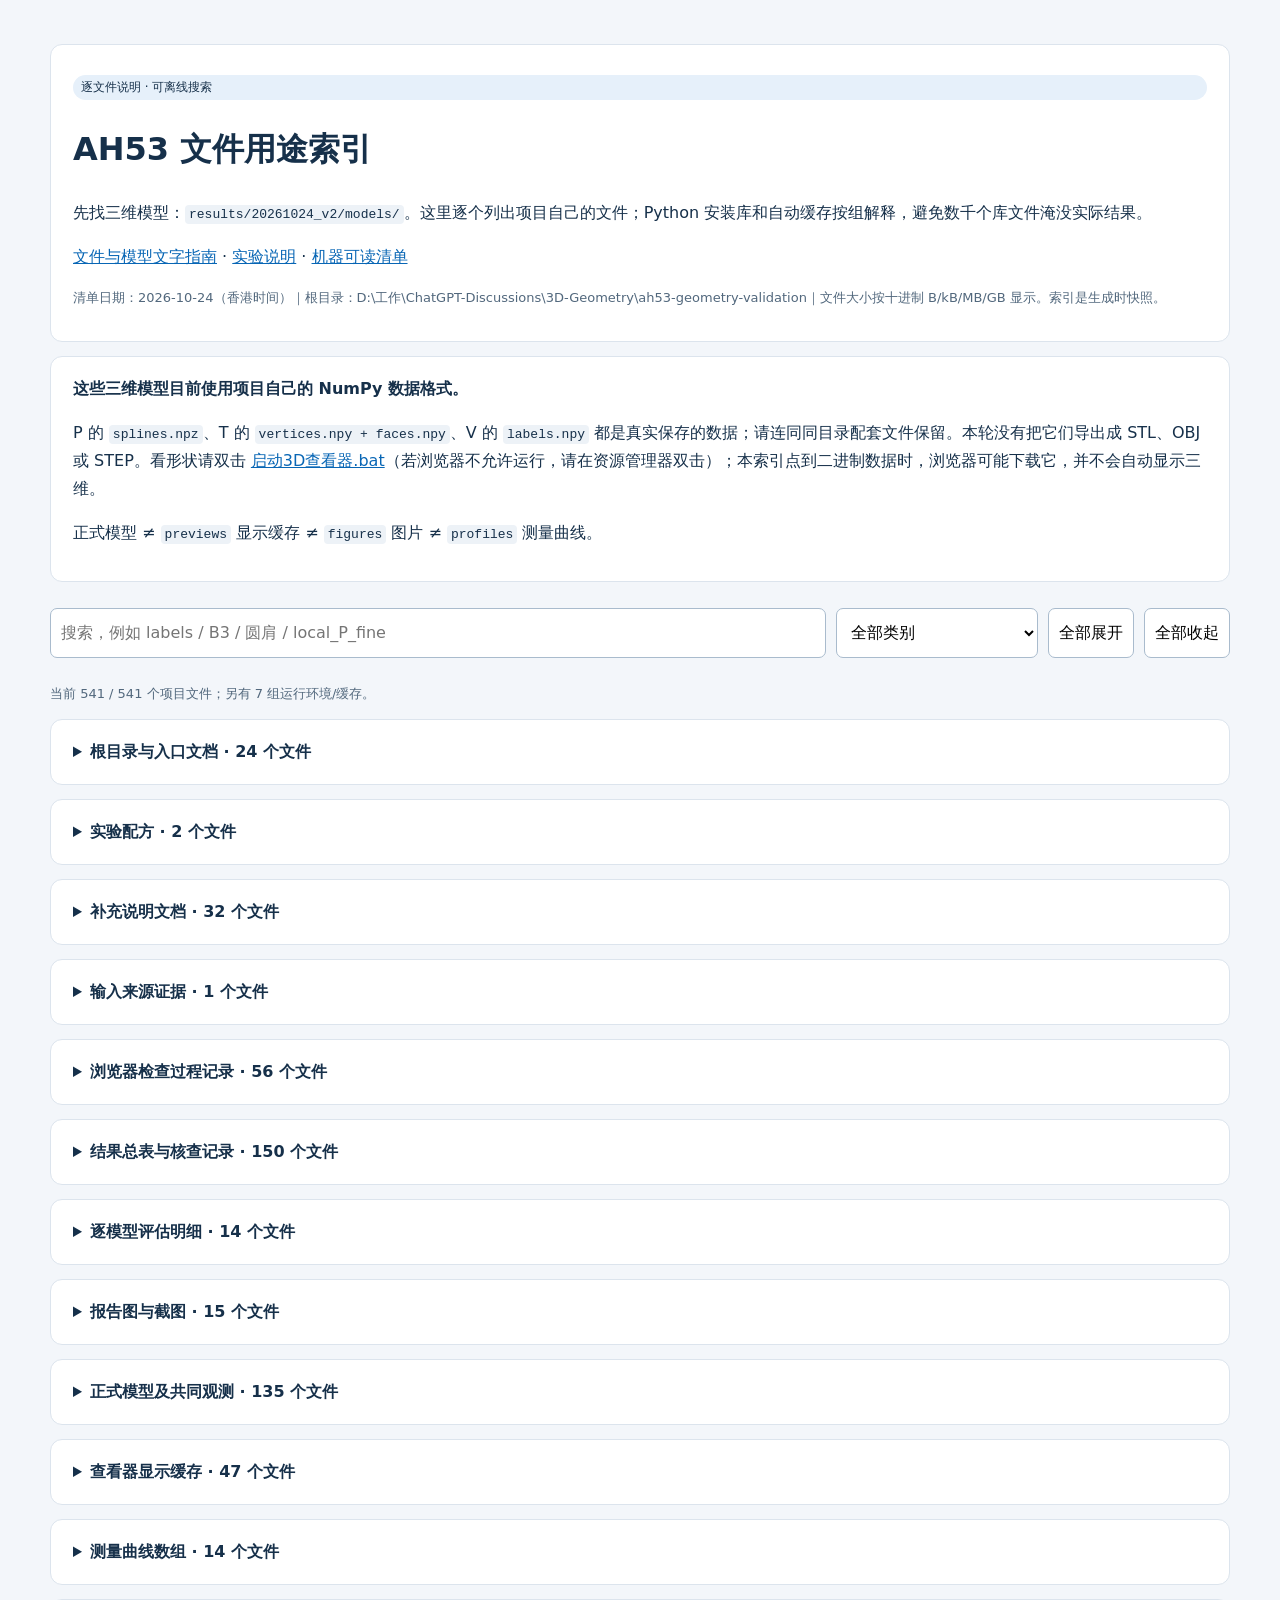
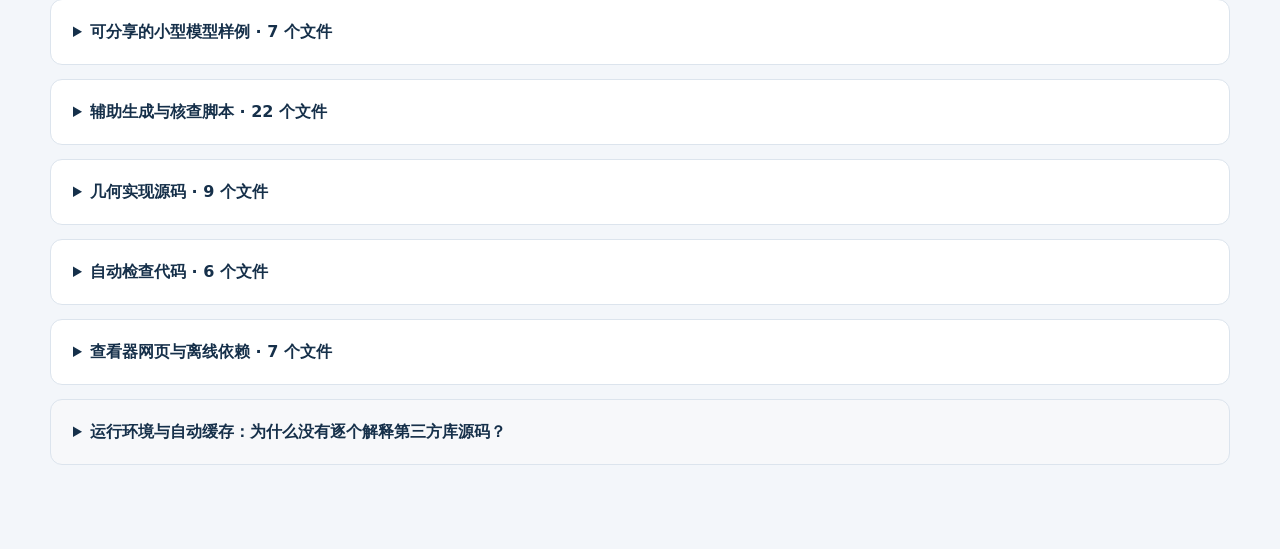
<file: 3D-Geometry/ah53-geometry-validation/文件用途索引.html>
<!doctype html><html lang="zh-CN"><head><meta charset="utf-8"><meta name="viewport" content="width=device-width,initial-scale=1"><title>AH53 文件用途索引</title><style>
    :root{font-family:'Microsoft YaHei',system-ui,sans-serif;color:#16304a;background:#f3f6fa}body{max-width:1180px;margin:auto;padding:30px 20px 70px;line-height:1.75}h1{font-size:32px}a{color:#0866b5}code{overflow-wrap:anywhere;background:#edf2f7;padding:2px 4px;border-radius:4px}header,.intro,details{background:white;border:1px solid #dce4ed;border-radius:12px;padding:18px 22px;margin:14px 0}input,select,button{font:inherit;border:1px solid #a9bbcd;border-radius:7px;padding:10px;background:#fff}input{flex:1;min-width:190px}.controls{display:flex;gap:10px;flex-wrap:wrap;position:sticky;top:0;padding:12px 0;background:#f3f6fa;z-index:1}.file{padding:17px 0;border-top:1px solid #e5ebf1}.path{font-family:Consolas,monospace;font-size:13px;color:#52687d;overflow-wrap:anywhere}.meta{color:#52687d;font-size:13px}.purpose{margin:8px 0}.usage{font-size:14px;color:#546778}summary{cursor:pointer;font-weight:bold}.tag{font-size:12px;padding:2px 8px;background:#e6f0fa;border-radius:20px}#empty{padding:30px}.runtime{background:#f7f8fa}.address{white-space:pre-wrap;overflow-wrap:anywhere}a{overflow-wrap:anywhere}@media(max-width:600px){body{padding:15px 10px}header,.intro,details{padding:14px}h1{font-size:25px}}@media print{.controls{display:none}body{max-width:none;background:white}details{break-inside:auto}.file{break-inside:avoid}}
    </style></head><body><header><p class="tag">逐文件说明 · 可离线搜索</p><h1>AH53 文件用途索引</h1><p>先找三维模型：<code>results/20261024_v2/models/</code>。这里逐个列出项目自己的文件；Python 安装库和自动缓存按组解释，避免数千个库文件淹没实际结果。</p><p><a href="docs/文件与模型指南.md">文件与模型文字指南</a> · <a href="AH53_三种几何表示验证_详细说明.html">实验说明</a> · <a href="文件用途索引.json">机器可读清单</a></p><p id="snapshot" class="meta"></p></header><section class="intro"><b>这些三维模型目前使用项目自己的 NumPy 数据格式。</b><p>P 的 <code>splines.npz</code>、T 的 <code>vertices.npy + faces.npy</code>、V 的 <code>labels.npy</code> 都是真实保存的数据；请连同同目录配套文件保留。本轮没有把它们导出成 STL、OBJ 或 STEP。看形状请双击 <a href="启动3D查看器.bat">启动3D查看器.bat</a>（若浏览器不允许运行，请在资源管理器双击）；本索引点到二进制数据时，浏览器可能下载它，并不会自动显示三维。</p><p>正式模型 ≠ <code>previews</code> 显示缓存 ≠ <code>figures</code> 图片 ≠ <code>profiles</code> 测量曲线。</p></section><div class="controls"><input id="search" aria-label="搜索文件、用途或模型名" placeholder="搜索，例如 labels / B3 / 圆肩 / local_P_fine"><select id="category" aria-label="文件类别"><option value="">全部类别</option></select><button id="expand">全部展开</button><button id="collapse">全部收起</button></div><p id="count" class="meta"></p><main id="files"></main><section id="runtime"></section><script id="inventory" type="application/json">{"date_local": "2026-10-24", "root": "D:\\工作\\ChatGPT-Discussions\\3D-Geometry\\ah53-geometry-validation", "scope": "项目文件逐项列出；第三方运行环境及自动缓存按组统计", "files": [{"relative_path": ".gitattributes", "absolute_path": "D:\\工作\\ChatGPT-Discussions\\3D-Geometry\\ah53-geometry-validation\\.gitattributes", "href": ".gitattributes", "size_bytes": 141, "category": "根目录与入口文档", "purpose": "指定 Git 对第三方库和自动生成 SVG 的空白检查规则；不影响几何计算或网页内容。", "how_to_use": "先看用途；无须为了浏览结果而修改。"}, {"relative_path": ".gitignore", "absolute_path": "D:\\工作\\ChatGPT-Discussions\\3D-Geometry\\ah53-geometry-validation\\.gitignore", "href": ".gitignore", "size_bytes": 348, "category": "根目录与入口文档", "purpose": "告诉 Git 哪些本机环境、缓存和大型结果不需要提交；它不控制查看器显示。", "how_to_use": "先看用途；无须为了浏览结果而修改。"}, {"relative_path": "AH53_P与T生成原理_从截面到三维.html", "absolute_path": "D:\\工作\\ChatGPT-Discussions\\3D-Geometry\\ah53-geometry-validation\\AH53_P与T生成原理_从截面到三维.html", "href": "AH53_P%E4%B8%8ET%E7%94%9F%E6%88%90%E5%8E%9F%E7%90%86_%E4%BB%8E%E6%88%AA%E9%9D%A2%E5%88%B0%E4%B8%89%E7%BB%B4.html", "size_bytes": 44032, "category": "根目录与入口文档", "purpose": "P/T 原理专篇的离线排版版：双击阅读，含公式解释、四张原理图、数值例子和互动页入口。", "how_to_use": "浏览器打开；viewer/index.html 请通过启动脚本打开。"}, {"relative_path": "AH53_P与T生成原理_从截面到三维.md", "absolute_path": "D:\\工作\\ChatGPT-Discussions\\3D-Geometry\\ah53-geometry-validation\\AH53_P与T生成原理_从截面到三维.md", "href": "AH53_P%E4%B8%8ET%E7%94%9F%E6%88%90%E5%8E%9F%E7%90%86_%E4%BB%8E%E6%88%AA%E9%9D%A2%E5%88%B0%E4%B8%89%E7%BB%B4.md", "size_bytes": 29480, "category": "根目录与入口文档", "purpose": "P/T 原理专篇的 GitHub 文字版：对应左右边界公式、变截面扫掠、两方向样条与相邻点连三角，配四张原理图。", "how_to_use": "文本编辑器阅读；Markdown 预览更适合看表格。"}, {"relative_path": "AH53_三种几何表示验证_技术验证报告.html", "absolute_path": "D:\\工作\\ChatGPT-Discussions\\3D-Geometry\\ah53-geometry-validation\\AH53_三种几何表示验证_技术验证报告.html", "href": "AH53_%E4%B8%89%E7%A7%8D%E5%87%A0%E4%BD%95%E8%A1%A8%E7%A4%BA%E9%AA%8C%E8%AF%81_%E6%8A%80%E6%9C%AF%E9%AA%8C%E8%AF%81%E6%8A%A5%E5%91%8A.html", "size_bytes": 38517, "category": "根目录与入口文档", "purpose": "保留的原技术报告：完整方法、统计与证据。HTML 用浏览器看图和表。", "how_to_use": "浏览器打开；viewer/index.html 请通过启动脚本打开。"}, {"relative_path": "AH53_三种几何表示验证_技术验证报告.md", "absolute_path": "D:\\工作\\ChatGPT-Discussions\\3D-Geometry\\ah53-geometry-validation\\AH53_三种几何表示验证_技术验证报告.md", "href": "AH53_%E4%B8%89%E7%A7%8D%E5%87%A0%E4%BD%95%E8%A1%A8%E7%A4%BA%E9%AA%8C%E8%AF%81_%E6%8A%80%E6%9C%AF%E9%AA%8C%E8%AF%81%E6%8A%A5%E5%91%8A.md", "size_bytes": 29809, "category": "根目录与入口文档", "purpose": "保留的原技术报告：完整方法、统计与证据。Markdown 为文字版本。", "how_to_use": "文本编辑器阅读；Markdown 预览更适合看表格。"}, {"relative_path": "AH53_三种几何表示验证_详细说明.html", "absolute_path": "D:\\工作\\ChatGPT-Discussions\\3D-Geometry\\ah53-geometry-validation\\AH53_三种几何表示验证_详细说明.html", "href": "AH53_%E4%B8%89%E7%A7%8D%E5%87%A0%E4%BD%95%E8%A1%A8%E7%A4%BA%E9%AA%8C%E8%AF%81_%E8%AF%A6%E7%BB%86%E8%AF%B4%E6%98%8E.html", "size_bytes": 119771, "category": "根目录与入口文档", "purpose": "新版新手主说明：从目的、概念、步骤到读图和文件，按初学者顺序展开。HTML 用浏览器看图和表。", "how_to_use": "浏览器打开；viewer/index.html 请通过启动脚本打开。"}, {"relative_path": "AH53_三种几何表示验证_详细说明.md", "absolute_path": "D:\\工作\\ChatGPT-Discussions\\3D-Geometry\\ah53-geometry-validation\\AH53_三种几何表示验证_详细说明.md", "href": "AH53_%E4%B8%89%E7%A7%8D%E5%87%A0%E4%BD%95%E8%A1%A8%E7%A4%BA%E9%AA%8C%E8%AF%81_%E8%AF%A6%E7%BB%86%E8%AF%B4%E6%98%8E.md", "size_bytes": 91431, "category": "根目录与入口文档", "purpose": "新版新手主说明：从目的、概念、步骤到读图和文件，按初学者顺序展开。Markdown 为文字版本。", "how_to_use": "文本编辑器阅读；Markdown 预览更适合看表格。"}, {"relative_path": "AH53_从体素重建P与T_检查与测试.html", "absolute_path": "D:\\工作\\ChatGPT-Discussions\\3D-Geometry\\ah53-geometry-validation\\AH53_从体素重建P与T_检查与测试.html", "href": "AH53_%E4%BB%8E%E4%BD%93%E7%B4%A0%E9%87%8D%E5%BB%BAP%E4%B8%8ET_%E6%A3%80%E6%9F%A5%E4%B8%8E%E6%B5%8B%E8%AF%95.html", "size_bytes": 26839, "category": "根目录与入口文档", "purpose": "体素重建实验的离线排版报告，含四张实数据图、完整结果表、指标解释和文件位置。", "how_to_use": "浏览器打开；viewer/index.html 请通过启动脚本打开。"}, {"relative_path": "AH53_从体素重建P与T_检查与测试.md", "absolute_path": "D:\\工作\\ChatGPT-Discussions\\3D-Geometry\\ah53-geometry-validation\\AH53_从体素重建P与T_检查与测试.md", "href": "AH53_%E4%BB%8E%E4%BD%93%E7%B4%A0%E9%87%8D%E5%BB%BAP%E4%B8%8ET_%E6%A3%80%E6%9F%A5%E4%B8%8E%E6%B5%8B%E8%AF%95.md", "size_bytes": 19122, "category": "根目录与入口文档", "purpose": "新增体素输入实验报告：隔离原始轮廓，自动重建P/T，逐项解释精度、体素一致性、孔洞/合并/毛刺和实际文件。", "how_to_use": "文本编辑器阅读；Markdown 预览更适合看表格。"}, {"relative_path": "AH53_体素重建_3D查看.html", "absolute_path": "D:\\工作\\ChatGPT-Discussions\\3D-Geometry\\ah53-geometry-validation\\AH53_体素重建_3D查看.html", "href": "AH53_%E4%BD%93%E7%B4%A0%E9%87%8D%E5%BB%BA_3D%E6%9F%A5%E7%9C%8B.html", "size_bytes": 3392457, "category": "根目录与入口文档", "purpose": "自包含离线三维预览：从5nm体素重建的P/T局部窗口，支持旋转、切换、线框、倍率和截图；库及数据内嵌。", "how_to_use": "浏览器打开；viewer/index.html 请通过启动脚本打开。"}, {"relative_path": "README.md", "absolute_path": "D:\\工作\\ChatGPT-Discussions\\3D-Geometry\\ah53-geometry-validation\\README.md", "href": "README.md", "size_bytes": 6715, "category": "根目录与入口文档", "purpose": "新人和开发者共用的项目入口：说明阅读路径、已有成果及安装、生成、启动、测试命令。", "how_to_use": "文本编辑器阅读；Markdown 预览更适合看表格。"}, {"relative_path": "configs/default.json", "absolute_path": "D:\\工作\\ChatGPT-Discussions\\3D-Geometry\\ah53-geometry-validation\\configs\\default.json", "href": "configs/default.json", "size_bytes": 1869, "category": "实验配方", "purpose": "本轮默认实验配方：名义宽高、坐标、随机种子、合成起伏、场景范围和粗细步长。修改它不会自动改变已经保存的模型。", "how_to_use": "文本编辑器查看结构化记录；结果/模型元数据不宜随意改。configs 中的配方可另存后调整。"}, {"relative_path": "configs/voxel_reconstruction.json", "absolute_path": "D:\\工作\\ChatGPT-Discussions\\3D-Geometry\\ah53-geometry-validation\\configs\\voxel_reconstruction.json", "href": "configs/voxel_reconstruction.json", "size_bytes": 2288, "category": "实验配方", "purpose": "体素重建测试的固定矩阵及参数；与已保存protocol哈希绑定，变化后需新结果目录。", "how_to_use": "文本编辑器查看结构化记录；结果/模型元数据不宜随意改。configs 中的配方可另存后调整。"}, {"relative_path": "docs/PT原理图说明.md", "absolute_path": "D:\\工作\\ChatGPT-Discussions\\3D-Geometry\\ah53-geometry-validation\\docs\\PT原理图说明.md", "href": "docs/PT%E5%8E%9F%E7%90%86%E5%9B%BE%E8%AF%B4%E6%98%8E.md", "size_bytes": 6921, "category": "补充说明文档", "purpose": "四张新原理图各自的用途、看图步骤和局限。", "how_to_use": "文本编辑器阅读；Markdown 预览更适合看表格。"}, {"relative_path": "docs/PT生成原理_动手演示.html", "absolute_path": "D:\\工作\\ChatGPT-Discussions\\3D-Geometry\\ah53-geometry-validation\\docs\\PT生成原理_动手演示.html", "href": "docs/PT%E7%94%9F%E6%88%90%E5%8E%9F%E7%90%86_%E5%8A%A8%E6%89%8B%E6%BC%94%E7%A4%BA.html", "size_bytes": 23071, "category": "补充说明文档", "purpose": "单文件离线教学：用四个观测截面演示 P 插值与 T 顶点轨迹直连，拖动 Z 看左右边界、宽度和中心；不是完整 AH53 实验数据。", "how_to_use": "浏览器打开；viewer/index.html 请通过启动脚本打开。"}, {"relative_path": "docs/PT生成原理正文.md", "absolute_path": "D:\\工作\\ChatGPT-Discussions\\3D-Geometry\\ah53-geometry-validation\\docs\\PT生成原理正文.md", "href": "docs/PT%E7%94%9F%E6%88%90%E5%8E%9F%E7%90%86%E6%AD%A3%E6%96%87.md", "size_bytes": 28762, "category": "补充说明文档", "purpose": "P/T 原理专篇的可编辑源文字，图像占位由生成脚本替换；教学数值与实际模型分开说明。", "how_to_use": "文本编辑器阅读；Markdown 预览更适合看表格。"}, {"relative_path": "docs/figures/01_方向与尺度.png", "absolute_path": "D:\\工作\\ChatGPT-Discussions\\3D-Geometry\\ah53-geometry-validation\\docs\\figures\\01_方向与尺度.png", "href": "docs/figures/01_%E6%96%B9%E5%90%91%E4%B8%8E%E5%B0%BA%E5%BA%A6.png", "size_bytes": 325836, "category": "补充说明文档", "purpose": "新手导读图：解释 X/Y/Z 的物理方向、局部/全域尺度与单位。PNG 为便于浏览的图片版本。", "how_to_use": "系统照片查看器打开；这是二维图。"}, {"relative_path": "docs/figures/01_方向与尺度.svg", "absolute_path": "D:\\工作\\ChatGPT-Discussions\\3D-Geometry\\ah53-geometry-validation\\docs\\figures\\01_方向与尺度.svg", "href": "docs/figures/01_%E6%96%B9%E5%90%91%E4%B8%8E%E5%B0%BA%E5%BA%A6.svg", "size_bytes": 405381, "category": "补充说明文档", "purpose": "新手导读图：解释 X/Y/Z 的物理方向、局部/全域尺度与单位。SVG 为可缩放的矢量版本。", "how_to_use": "浏览器或矢量图编辑器打开；缩放不易模糊，这是二维说明图。"}, {"relative_path": "docs/figures/02_三种表示实际圆肩.png", "absolute_path": "D:\\工作\\ChatGPT-Discussions\\3D-Geometry\\ah53-geometry-validation\\docs\\figures\\02_三种表示实际圆肩.png", "href": "docs/figures/02_%E4%B8%89%E7%A7%8D%E8%A1%A8%E7%A4%BA%E5%AE%9E%E9%99%85%E5%9C%86%E8%82%A9.png", "size_bytes": 502268, "category": "补充说明文档", "purpose": "新手导读图：用实际圆肩比较光滑 P、三角面 T 和体素 V 的形状表示。PNG 为便于浏览的图片版本。", "how_to_use": "系统照片查看器打开；这是二维图。"}, {"relative_path": "docs/figures/02_三种表示实际圆肩.svg", "absolute_path": "D:\\工作\\ChatGPT-Discussions\\3D-Geometry\\ah53-geometry-validation\\docs\\figures\\02_三种表示实际圆肩.svg", "href": "docs/figures/02_%E4%B8%89%E7%A7%8D%E8%A1%A8%E7%A4%BA%E5%AE%9E%E9%99%85%E5%9C%86%E8%82%A9.svg", "size_bytes": 1237426, "category": "补充说明文档", "purpose": "新手导读图：用实际圆肩比较光滑 P、三角面 T 和体素 V 的形状表示。SVG 为可缩放的矢量版本。", "how_to_use": "浏览器或矢量图编辑器打开；缩放不易模糊，这是二维说明图。"}, {"relative_path": "docs/figures/03_A与B验证流程.png", "absolute_path": "D:\\工作\\ChatGPT-Discussions\\3D-Geometry\\ah53-geometry-validation\\docs\\figures\\03_A与B验证流程.png", "href": "docs/figures/03_A%E4%B8%8EB%E9%AA%8C%E8%AF%81%E6%B5%81%E7%A8%8B.png", "size_bytes": 348093, "category": "补充说明文档", "purpose": "新手导读流程图：交代 A 的独立表示比较与 B 的模型转换关系。PNG 为便于浏览的图片版本。", "how_to_use": "系统照片查看器打开；这是二维图。"}, {"relative_path": "docs/figures/03_A与B验证流程.svg", "absolute_path": "D:\\工作\\ChatGPT-Discussions\\3D-Geometry\\ah53-geometry-validation\\docs\\figures\\03_A与B验证流程.svg", "href": "docs/figures/03_A%E4%B8%8EB%E9%AA%8C%E8%AF%81%E6%B5%81%E7%A8%8B.svg", "size_bytes": 209408, "category": "补充说明文档", "purpose": "新手导读流程图：交代 A 的独立表示比较与 B 的模型转换关系。SVG 为可缩放的矢量版本。", "how_to_use": "浏览器或矢量图编辑器打开；缩放不易模糊，这是二维说明图。"}, {"relative_path": "docs/figures/04_指标怎么读.png", "absolute_path": "D:\\工作\\ChatGPT-Discussions\\3D-Geometry\\ah53-geometry-validation\\docs\\figures\\04_指标怎么读.png", "href": "docs/figures/04_%E6%8C%87%E6%A0%87%E6%80%8E%E4%B9%88%E8%AF%BB.png", "size_bytes": 268825, "category": "补充说明文档", "purpose": "新手导读图：帮助理解误差统计的读法和适用范围。PNG 为便于浏览的图片版本。", "how_to_use": "系统照片查看器打开；这是二维图。"}, {"relative_path": "docs/figures/04_指标怎么读.svg", "absolute_path": "D:\\工作\\ChatGPT-Discussions\\3D-Geometry\\ah53-geometry-validation\\docs\\figures\\04_指标怎么读.svg", "href": "docs/figures/04_%E6%8C%87%E6%A0%87%E6%80%8E%E4%B9%88%E8%AF%BB.svg", "size_bytes": 158527, "category": "补充说明文档", "purpose": "新手导读图：帮助理解误差统计的读法和适用范围。SVG 为可缩放的矢量版本。", "how_to_use": "浏览器或矢量图编辑器打开；缩放不易模糊，这是二维说明图。"}, {"relative_path": "docs/figures/pt_01_sweep_and_spatial_variation.png", "absolute_path": "D:\\工作\\ChatGPT-Discussions\\3D-Geometry\\ah53-geometry-validation\\docs\\figures\\pt_01_sweep_and_spatial_variation.png", "href": "docs/figures/pt_01_sweep_and_spatial_variation.png", "size_bytes": 755466, "category": "补充说明文档", "purpose": "原理图1：同截面直拉伸与截面沿Z变化的扫掠，明确教学例和高度显示放大。 PNG图片版，教程中展示。", "how_to_use": "系统照片查看器打开；这是二维图。"}, {"relative_path": "docs/figures/pt_01_sweep_and_spatial_variation.svg", "absolute_path": "D:\\工作\\ChatGPT-Discussions\\3D-Geometry\\ah53-geometry-validation\\docs\\figures\\pt_01_sweep_and_spatial_variation.svg", "href": "docs/figures/pt_01_sweep_and_spatial_variation.svg", "size_bytes": 1325308, "category": "补充说明文档", "purpose": "原理图1：同截面直拉伸与截面沿Z变化的扫掠，明确教学例和高度显示放大。 SVG矢量版，可放大。", "how_to_use": "浏览器或矢量图编辑器打开；缩放不易模糊，这是二维说明图。"}, {"relative_path": "docs/figures/pt_02_boundary_displacement_fields.png", "absolute_path": "D:\\工作\\ChatGPT-Discussions\\3D-Geometry\\ah53-geometry-validation\\docs\\figures\\pt_02_boundary_displacement_fields.png", "href": "docs/figures/pt_02_boundary_displacement_fields.png", "size_bytes": 274541, "category": "补充说明文档", "purpose": "原理图2：基准左右边界加位移，分别解释中心变化和宽度变化。 PNG图片版，教程中展示。", "how_to_use": "系统照片查看器打开；这是二维图。"}, {"relative_path": "docs/figures/pt_02_boundary_displacement_fields.svg", "absolute_path": "D:\\工作\\ChatGPT-Discussions\\3D-Geometry\\ah53-geometry-validation\\docs\\figures\\pt_02_boundary_displacement_fields.svg", "href": "docs/figures/pt_02_boundary_displacement_fields.svg", "size_bytes": 231111, "category": "补充说明文档", "purpose": "原理图2：基准左右边界加位移，分别解释中心变化和宽度变化。 SVG矢量版，可放大。", "how_to_use": "浏览器或矢量图编辑器打开；缩放不易模糊，这是二维说明图。"}, {"relative_path": "docs/figures/pt_03_same_points_to_P_and_T.png", "absolute_path": "D:\\工作\\ChatGPT-Discussions\\3D-Geometry\\ah53-geometry-validation\\docs\\figures\\pt_03_same_points_to_P_and_T.png", "href": "docs/figures/pt_03_same_points_to_P_and_T.png", "size_bytes": 522447, "category": "补充说明文档", "purpose": "原理图3：相同有序观测点建立P或T；四个相邻顶点连接成两个实际规则的三角形。 PNG图片版，教程中展示。", "how_to_use": "系统照片查看器打开；这是二维图。"}, {"relative_path": "docs/figures/pt_03_same_points_to_P_and_T.svg", "absolute_path": "D:\\工作\\ChatGPT-Discussions\\3D-Geometry\\ah53-geometry-validation\\docs\\figures\\pt_03_same_points_to_P_and_T.svg", "href": "docs/figures/pt_03_same_points_to_P_and_T.svg", "size_bytes": 551781, "category": "补充说明文档", "purpose": "原理图3：相同有序观测点建立P或T；四个相邻顶点连接成两个实际规则的三角形。 SVG矢量版，可放大。", "how_to_use": "浏览器或矢量图编辑器打开；缩放不易模糊，这是二维说明图。"}, {"relative_path": "docs/figures/pt_04_height_vs_contour_parameter.png", "absolute_path": "D:\\工作\\ChatGPT-Discussions\\3D-Geometry\\ah53-geometry-validation\\docs\\figures\\pt_04_height_vs_contour_parameter.png", "href": "docs/figures/pt_04_height_vs_contour_parameter.png", "size_bytes": 325447, "category": "补充说明文档", "purpose": "原理图4：固定高度求左右交点与沿轮廓参数行走，说明两种坐标如何对应。 PNG图片版，教程中展示。", "how_to_use": "系统照片查看器打开；这是二维图。"}, {"relative_path": "docs/figures/pt_04_height_vs_contour_parameter.svg", "absolute_path": "D:\\工作\\ChatGPT-Discussions\\3D-Geometry\\ah53-geometry-validation\\docs\\figures\\pt_04_height_vs_contour_parameter.svg", "href": "docs/figures/pt_04_height_vs_contour_parameter.svg", "size_bytes": 320705, "category": "补充说明文档", "purpose": "原理图4：固定高度求左右交点与沿轮廓参数行走，说明两种坐标如何对应。 SVG矢量版，可放大。", "how_to_use": "浏览器或矢量图编辑器打开；缩放不易模糊，这是二维说明图。"}, {"relative_path": "docs/figures/vr_01_blind_reconstruction_workflow.png", "absolute_path": "D:\\工作\\ChatGPT-Discussions\\3D-Geometry\\ah53-geometry-validation\\docs\\figures\\vr_01_blind_reconstruction_workflow.png", "href": "docs/figures/vr_01_blind_reconstruction_workflow.png", "size_bytes": 337700, "category": "补充说明文档", "purpose": "体素重建流程：净化输入、P/T生成和独立评分的边界。 PNG图，报告中使用。", "how_to_use": "系统照片查看器打开；这是二维图。"}, {"relative_path": "docs/figures/vr_01_blind_reconstruction_workflow.svg", "absolute_path": "D:\\工作\\ChatGPT-Discussions\\3D-Geometry\\ah53-geometry-validation\\docs\\figures\\vr_01_blind_reconstruction_workflow.svg", "href": "docs/figures/vr_01_blind_reconstruction_workflow.svg", "size_bytes": 232951, "category": "补充说明文档", "purpose": "体素重建流程：净化输入、P/T生成和独立评分的边界。 SVG可缩放矢量版。", "how_to_use": "浏览器或矢量图编辑器打开；缩放不易模糊，这是二维说明图。"}, {"relative_path": "docs/figures/vr_02_actual_voxels_to_contours.png", "absolute_path": "D:\\工作\\ChatGPT-Discussions\\3D-Geometry\\ah53-geometry-validation\\docs\\figures\\vr_02_actual_voxels_to_contours.png", "href": "docs/figures/vr_02_actual_voxels_to_contours.png", "size_bytes": 317300, "category": "补充说明文档", "purpose": "真实5nm标签切片放大：材料格子到提取轮廓，再到读回P/T截面。 PNG图，报告中使用。", "how_to_use": "系统照片查看器打开；这是二维图。"}, {"relative_path": "docs/figures/vr_02_actual_voxels_to_contours.svg", "absolute_path": "D:\\工作\\ChatGPT-Discussions\\3D-Geometry\\ah53-geometry-validation\\docs\\figures\\vr_02_actual_voxels_to_contours.svg", "href": "docs/figures/vr_02_actual_voxels_to_contours.svg", "size_bytes": 236288, "category": "补充说明文档", "purpose": "真实5nm标签切片放大：材料格子到提取轮廓，再到读回P/T截面。 SVG可缩放矢量版。", "how_to_use": "浏览器或矢量图编辑器打开；缩放不易模糊，这是二维说明图。"}, {"relative_path": "docs/figures/vr_03_accuracy_storage_consistency.png", "absolute_path": "D:\\工作\\ChatGPT-Discussions\\3D-Geometry\\ah53-geometry-validation\\docs\\figures\\vr_03_accuracy_storage_consistency.png", "href": "docs/figures/vr_03_accuracy_storage_consistency.png", "size_bytes": 429727, "category": "补充说明文档", "purpose": "全部8条主路线的真值距离、模型大小及体素IoU比较。 PNG图，报告中使用。", "how_to_use": "系统照片查看器打开；这是二维图。"}, {"relative_path": "docs/figures/vr_03_accuracy_storage_consistency.svg", "absolute_path": "D:\\工作\\ChatGPT-Discussions\\3D-Geometry\\ah53-geometry-validation\\docs\\figures\\vr_03_accuracy_storage_consistency.svg", "href": "docs/figures/vr_03_accuracy_storage_consistency.svg", "size_bytes": 262807, "category": "补充说明文档", "purpose": "全部8条主路线的真值距离、模型大小及体素IoU比较。 SVG可缩放矢量版。", "how_to_use": "浏览器或矢量图编辑器打开；缩放不易模糊，这是二维说明图。"}, {"relative_path": "docs/figures/vr_04_topology_and_small_features.png", "absolute_path": "D:\\工作\\ChatGPT-Discussions\\3D-Geometry\\ah53-geometry-validation\\docs\\figures\\vr_04_topology_and_small_features.png", "href": "docs/figures/vr_04_topology_and_small_features.png", "size_bytes": 345021, "category": "补充说明文档", "purpose": "真实小挑战图：孔洞、合并和单格毛刺，展示P拒绝和T保留。 PNG图，报告中使用。", "how_to_use": "系统照片查看器打开；这是二维图。"}, {"relative_path": "docs/figures/vr_04_topology_and_small_features.svg", "absolute_path": "D:\\工作\\ChatGPT-Discussions\\3D-Geometry\\ah53-geometry-validation\\docs\\figures\\vr_04_topology_and_small_features.svg", "href": "docs/figures/vr_04_topology_and_small_features.svg", "size_bytes": 236691, "category": "补充说明文档", "purpose": "真实小挑战图：孔洞、合并和单格毛刺，展示P拒绝和T保留。 SVG可缩放矢量版。", "how_to_use": "浏览器或矢量图编辑器打开；缩放不易模糊，这是二维说明图。"}, {"relative_path": "docs/体素重建验证_预注册方案.md", "absolute_path": "D:\\工作\\ChatGPT-Discussions\\3D-Geometry\\ah53-geometry-validation\\docs\\体素重建验证_预注册方案.md", "href": "docs/%E4%BD%93%E7%B4%A0%E9%87%8D%E5%BB%BA%E9%AA%8C%E8%AF%81_%E9%A2%84%E6%B3%A8%E5%86%8C%E6%96%B9%E6%A1%88.md", "size_bytes": 13959, "category": "补充说明文档", "purpose": "从体素重建实验的预先方案：输入隔离、8条主路线、4类挑战、固定参数与评分边界。", "how_to_use": "文本编辑器阅读；Markdown 预览更适合看表格。"}, {"relative_path": "docs/文件与模型指南.md", "absolute_path": "D:\\工作\\ChatGPT-Discussions\\3D-Geometry\\ah53-geometry-validation\\docs\\文件与模型指南.md", "href": "docs/%E6%96%87%E4%BB%B6%E4%B8%8E%E6%A8%A1%E5%9E%8B%E6%8C%87%E5%8D%97.md", "size_bytes": 22801, "category": "补充说明文档", "purpose": "新手文件指南：模型地址、三种格式、目录含义、如何打开和哪些文件必须一起保留。", "how_to_use": "文本编辑器阅读；Markdown 预览更适合看表格。"}, {"relative_path": "docs/新手教程正文.md", "absolute_path": "D:\\工作\\ChatGPT-Discussions\\3D-Geometry\\ah53-geometry-validation\\docs\\新手教程正文.md", "href": "docs/%E6%96%B0%E6%89%8B%E6%95%99%E7%A8%8B%E6%AD%A3%E6%96%87.md", "size_bytes": 32186, "category": "补充说明文档", "purpose": "新手主教程的可编辑文字来源，解释实验目的、原理、各图和实际操作。", "how_to_use": "文本编辑器阅读；Markdown 预览更适合看表格。"}, {"relative_path": "docs/新手逐图讲解.md", "absolute_path": "D:\\工作\\ChatGPT-Discussions\\3D-Geometry\\ah53-geometry-validation\\docs\\新手逐图讲解.md", "href": "docs/%E6%96%B0%E6%89%8B%E9%80%90%E5%9B%BE%E8%AE%B2%E8%A7%A3.md", "size_bytes": 26525, "category": "补充说明文档", "purpose": "逐张解释报告图：它在回答什么问题、坐标和颜色怎么读、可以与不可以得出什么结论。", "how_to_use": "文本编辑器阅读；Markdown 预览更适合看表格。"}, {"relative_path": "docs/概念图说明.md", "absolute_path": "D:\\工作\\ChatGPT-Discussions\\3D-Geometry\\ah53-geometry-validation\\docs\\概念图说明.md", "href": "docs/%E6%A6%82%E5%BF%B5%E5%9B%BE%E8%AF%B4%E6%98%8E.md", "size_bytes": 9369, "category": "补充说明文档", "purpose": "新手概念图的文字说明，区分教学示意与正式测量结果。", "how_to_use": "文本编辑器阅读；Markdown 预览更适合看表格。"}, {"relative_path": "inputs/source_provenance.json", "absolute_path": "D:\\工作\\ChatGPT-Discussions\\3D-Geometry\\ah53-geometry-validation\\inputs\\source_provenance.json", "href": "inputs/source_provenance.json", "size_bytes": 1715, "category": "输入来源证据", "purpose": "输入证据账本：计划书地址、参考项目/GDS 路径、尺寸核对和文件指纹；解释哪些数有来源、哪些是验证假设。这里没有复制原始 GDS。", "how_to_use": "文本编辑器查看结构化记录；结果/模型元数据不宜随意改。configs 中的配方可另存后调整。"}, {"relative_path": "logs/viewer_stderr.log", "absolute_path": "D:\\工作\\ChatGPT-Discussions\\3D-Geometry\\ah53-geometry-validation\\logs\\viewer_stderr.log", "href": "logs/viewer_stderr.log", "size_bytes": 0, "category": "根目录与入口文档", "purpose": "项目配套文件；按下方扩展名说明选择阅读工具。用途未从固定清单确定，不能据文件名把它当作正式模型。", "how_to_use": "先看用途；无须为了浏览结果而修改。"}, {"relative_path": "logs/viewer_stdout.log", "absolute_path": "D:\\工作\\ChatGPT-Discussions\\3D-Geometry\\ah53-geometry-validation\\logs\\viewer_stdout.log", "href": "logs/viewer_stdout.log", "size_bytes": 835, "category": "根目录与入口文档", "purpose": "项目配套文件；按下方扩展名说明选择阅读工具。用途未从固定清单确定，不能据文件名把它当作正式模型。", "how_to_use": "先看用途；无须为了浏览结果而修改。"}, {"relative_path": "output/playwright/file_index_search.png", "absolute_path": "D:\\工作\\ChatGPT-Discussions\\3D-Geometry\\ah53-geometry-validation\\output\\playwright\\file_index_search.png", "href": "output/playwright/file_index_search.png", "size_bytes": 69708, "category": "浏览器检查过程记录", "purpose": "浏览器验收过程截图：用于检查页面显示，不是模型。", "how_to_use": "系统照片查看器打开；这是二维图。"}, {"relative_path": "output/playwright/full_final950.png", "absolute_path": "D:\\工作\\ChatGPT-Discussions\\3D-Geometry\\ah53-geometry-validation\\output\\playwright\\full_final950.png", "href": "output/playwright/full_final950.png", "size_bytes": 113501, "category": "浏览器检查过程记录", "purpose": "浏览器验收过程截图：全域最终画面。", "how_to_use": "系统照片查看器打开；这是二维图。"}, {"relative_path": "output/playwright/initial950.png", "absolute_path": "D:\\工作\\ChatGPT-Discussions\\3D-Geometry\\ah53-geometry-validation\\output\\playwright\\initial950.png", "href": "output/playwright/initial950.png", "size_bytes": 124883, "category": "浏览器检查过程记录", "purpose": "浏览器验收过程截图：较小窗口的初始画面。", "how_to_use": "系统照片查看器打开；这是二维图。"}, {"relative_path": "output/playwright/pt_guide_check.js", "absolute_path": "D:\\工作\\ChatGPT-Discussions\\3D-Geometry\\ah53-geometry-validation\\output\\playwright\\pt_guide_check.js", "href": "output/playwright/pt_guide_check.js", "size_bytes": 2141, "category": "浏览器检查过程记录", "purpose": "浏览器验收工具的文字输出，包含操作结果/耗时和诊断信息；供排查界面问题。", "how_to_use": "源程序/样式文件；编辑器可看代码，新人先使用现成入口。修改后才会影响对应程序行为。"}, {"relative_path": "output/playwright/pt_guide_formula.png", "absolute_path": "D:\\工作\\ChatGPT-Discussions\\3D-Geometry\\ah53-geometry-validation\\output\\playwright\\pt_guide_formula.png", "href": "output/playwright/pt_guide_formula.png", "size_bytes": 149535, "category": "浏览器检查过程记录", "purpose": "浏览器验收过程截图：用于检查页面显示，不是模型。", "how_to_use": "系统照片查看器打开；这是二维图。"}, {"relative_path": "output/playwright/pt_guide_mobile.png", "absolute_path": "D:\\工作\\ChatGPT-Discussions\\3D-Geometry\\ah53-geometry-validation\\output\\playwright\\pt_guide_mobile.png", "href": "output/playwright/pt_guide_mobile.png", "size_bytes": 59540, "category": "浏览器检查过程记录", "purpose": "浏览器验收过程截图：用于检查页面显示，不是模型。", "how_to_use": "系统照片查看器打开；这是二维图。"}, {"relative_path": "output/playwright/pt_guide_top.png", "absolute_path": "D:\\工作\\ChatGPT-Discussions\\3D-Geometry\\ah53-geometry-validation\\output\\playwright\\pt_guide_top.png", "href": "output/playwright/pt_guide_top.png", "size_bytes": 165951, "category": "浏览器检查过程记录", "purpose": "浏览器验收过程截图：用于检查页面显示，不是模型。", "how_to_use": "系统照片查看器打开；这是二维图。"}, {"relative_path": "output/playwright/pt_guide_triangles.png", "absolute_path": "D:\\工作\\ChatGPT-Discussions\\3D-Geometry\\ah53-geometry-validation\\output\\playwright\\pt_guide_triangles.png", "href": "output/playwright/pt_guide_triangles.png", "size_bytes": 240250, "category": "浏览器检查过程记录", "purpose": "浏览器验收过程截图：用于检查页面显示，不是模型。", "how_to_use": "系统照片查看器打开；这是二维图。"}, {"relative_path": "output/playwright/ptdemo/cli.config.json", "absolute_path": "D:\\工作\\ChatGPT-Discussions\\3D-Geometry\\ah53-geometry-validation\\output\\playwright\\ptdemo\\cli.config.json", "href": "output/playwright/ptdemo/cli.config.json", "size_bytes": 108, "category": "浏览器检查过程记录", "purpose": "浏览器验收工具的文字输出，包含操作结果/耗时和诊断信息；供排查界面问题。", "how_to_use": "文本编辑器查看结构化记录；结果/模型元数据不宜随意改。configs 中的配方可另存后调整。"}, {"relative_path": "output/playwright/ptdemo/desktop-band.png", "absolute_path": "D:\\工作\\ChatGPT-Discussions\\3D-Geometry\\ah53-geometry-validation\\output\\playwright\\ptdemo\\desktop-band.png", "href": "output/playwright/ptdemo/desktop-band.png", "size_bytes": 63424, "category": "浏览器检查过程记录", "purpose": "浏览器验收过程截图：用于检查页面显示，不是模型。", "how_to_use": "系统照片查看器打开；这是二维图。"}, {"relative_path": "output/playwright/ptdemo/desktop-rulers.png", "absolute_path": "D:\\工作\\ChatGPT-Discussions\\3D-Geometry\\ah53-geometry-validation\\output\\playwright\\ptdemo\\desktop-rulers.png", "href": "output/playwright/ptdemo/desktop-rulers.png", "size_bytes": 61967, "category": "浏览器检查过程记录", "purpose": "浏览器验收过程截图：用于检查页面显示，不是模型。", "how_to_use": "系统照片查看器打开；这是二维图。"}, {"relative_path": "output/playwright/ptdemo/mobile-band.png", "absolute_path": "D:\\工作\\ChatGPT-Discussions\\3D-Geometry\\ah53-geometry-validation\\output\\playwright\\ptdemo\\mobile-band.png", "href": "output/playwright/ptdemo/mobile-band.png", "size_bytes": 37772, "category": "浏览器检查过程记录", "purpose": "浏览器验收过程截图：用于检查页面显示，不是模型。", "how_to_use": "系统照片查看器打开；这是二维图。"}, {"relative_path": "output/playwright/ptdemo/mobile-rulers.png", "absolute_path": "D:\\工作\\ChatGPT-Discussions\\3D-Geometry\\ah53-geometry-validation\\output\\playwright\\ptdemo\\mobile-rulers.png", "href": "output/playwright/ptdemo/mobile-rulers.png", "size_bytes": 45585, "category": "浏览器检查过程记录", "purpose": "浏览器验收过程截图：用于检查页面显示，不是模型。", "how_to_use": "系统照片查看器打开；这是二维图。"}, {"relative_path": "output/playwright/report_beginner_figure.png", "absolute_path": "D:\\工作\\ChatGPT-Discussions\\3D-Geometry\\ah53-geometry-validation\\output\\playwright\\report_beginner_figure.png", "href": "output/playwright/report_beginner_figure.png", "size_bytes": 272642, "category": "浏览器检查过程记录", "purpose": "浏览器验收过程截图：用于检查页面显示，不是模型。", "how_to_use": "系统照片查看器打开；这是二维图。"}, {"relative_path": "output/playwright/report_beginner_mobile.png", "absolute_path": "D:\\工作\\ChatGPT-Discussions\\3D-Geometry\\ah53-geometry-validation\\output\\playwright\\report_beginner_mobile.png", "href": "output/playwright/report_beginner_mobile.png", "size_bytes": 66284, "category": "浏览器检查过程记录", "purpose": "浏览器验收过程截图：用于检查页面显示，不是模型。", "how_to_use": "系统照片查看器打开；这是二维图。"}, {"relative_path": "output/playwright/report_offline_results.png", "absolute_path": "D:\\工作\\ChatGPT-Discussions\\3D-Geometry\\ah53-geometry-validation\\output\\playwright\\report_offline_results.png", "href": "output/playwright/report_offline_results.png", "size_bytes": 181214, "category": "浏览器检查过程记录", "purpose": "浏览器验收过程截图：原报告结果部分的离线显示。", "how_to_use": "系统照片查看器打开；这是二维图。"}, {"relative_path": "output/playwright/report_offline_top.png", "absolute_path": "D:\\工作\\ChatGPT-Discussions\\3D-Geometry\\ah53-geometry-validation\\output\\playwright\\report_offline_top.png", "href": "output/playwright/report_offline_top.png", "size_bytes": 179991, "category": "浏览器检查过程记录", "purpose": "浏览器验收过程截图：原报告顶部的离线显示。", "how_to_use": "系统照片查看器打开；这是二维图。"}, {"relative_path": "output/playwright/shoulder950.png", "absolute_path": "D:\\工作\\ChatGPT-Discussions\\3D-Geometry\\ah53-geometry-validation\\output\\playwright\\shoulder950.png", "href": "output/playwright/shoulder950.png", "size_bytes": 109136, "category": "浏览器检查过程记录", "purpose": "浏览器验收过程截图：圆肩局部画面。", "how_to_use": "系统照片查看器打开；这是二维图。"}, {"relative_path": "output/playwright/ui_acceptance_output.txt", "absolute_path": "D:\\工作\\ChatGPT-Discussions\\3D-Geometry\\ah53-geometry-validation\\output\\playwright\\ui_acceptance_output.txt", "href": "output/playwright/ui_acceptance_output.txt", "size_bytes": 5834, "category": "浏览器检查过程记录", "purpose": "浏览器验收工具的文字输出，包含操作结果/耗时和诊断信息；供排查界面问题。", "how_to_use": "文本编辑器阅读；Markdown 预览更适合看表格。"}, {"relative_path": "output/playwright/ui_document_output.txt", "absolute_path": "D:\\工作\\ChatGPT-Discussions\\3D-Geometry\\ah53-geometry-validation\\output\\playwright\\ui_document_output.txt", "href": "output/playwright/ui_document_output.txt", "size_bytes": 1255, "category": "浏览器检查过程记录", "purpose": "浏览器验收工具的文字输出，包含操作结果/耗时和诊断信息；供排查界面问题。", "how_to_use": "文本编辑器阅读；Markdown 预览更适合看表格。"}, {"relative_path": "output/playwright/ui_routes_output.txt", "absolute_path": "D:\\工作\\ChatGPT-Discussions\\3D-Geometry\\ah53-geometry-validation\\output\\playwright\\ui_routes_output.txt", "href": "output/playwright/ui_routes_output.txt", "size_bytes": 1626, "category": "浏览器检查过程记录", "purpose": "浏览器验收工具的文字输出，包含操作结果/耗时和诊断信息；供排查界面问题。", "how_to_use": "文本编辑器阅读；Markdown 预览更适合看表格。"}, {"relative_path": "output/playwright/voxel_final950.png", "absolute_path": "D:\\工作\\ChatGPT-Discussions\\3D-Geometry\\ah53-geometry-validation\\output\\playwright\\voxel_final950.png", "href": "output/playwright/voxel_final950.png", "size_bytes": 74761, "category": "浏览器检查过程记录", "purpose": "浏览器验收过程截图：体素最终画面。", "how_to_use": "系统照片查看器打开；这是二维图。"}, {"relative_path": "output/playwright/vr_exported_screenshot.png", "absolute_path": "D:\\工作\\ChatGPT-Discussions\\3D-Geometry\\ah53-geometry-validation\\output\\playwright\\vr_exported_screenshot.png", "href": "output/playwright/vr_exported_screenshot.png", "size_bytes": 168139, "category": "浏览器检查过程记录", "purpose": "浏览器验收过程截图：用于检查页面显示，不是模型。", "how_to_use": "系统照片查看器打开；这是二维图。"}, {"relative_path": "output/playwright/vr_report_mobile.png", "absolute_path": "D:\\工作\\ChatGPT-Discussions\\3D-Geometry\\ah53-geometry-validation\\output\\playwright\\vr_report_mobile.png", "href": "output/playwright/vr_report_mobile.png", "size_bytes": 65142, "category": "浏览器检查过程记录", "purpose": "浏览器验收过程截图：用于检查页面显示，不是模型。", "how_to_use": "系统照片查看器打开；这是二维图。"}, {"relative_path": "output/playwright/vr_report_results.png", "absolute_path": "D:\\工作\\ChatGPT-Discussions\\3D-Geometry\\ah53-geometry-validation\\output\\playwright\\vr_report_results.png", "href": "output/playwright/vr_report_results.png", "size_bytes": 224574, "category": "浏览器检查过程记录", "purpose": "浏览器验收过程截图：用于检查页面显示，不是模型。", "how_to_use": "系统照片查看器打开；这是二维图。"}, {"relative_path": "output/playwright/vr_report_top.png", "absolute_path": "D:\\工作\\ChatGPT-Discussions\\3D-Geometry\\ah53-geometry-validation\\output\\playwright\\vr_report_top.png", "href": "output/playwright/vr_report_top.png", "size_bytes": 176438, "category": "浏览器检查过程记录", "purpose": "浏览器验收过程截图：用于检查页面显示，不是模型。", "how_to_use": "系统照片查看器打开；这是二维图。"}, {"relative_path": "output/playwright/vr_review.js", "absolute_path": "D:\\工作\\ChatGPT-Discussions\\3D-Geometry\\ah53-geometry-validation\\output\\playwright\\vr_review.js", "href": "output/playwright/vr_review.js", "size_bytes": 3929, "category": "浏览器检查过程记录", "purpose": "浏览器验收工具的文字输出，包含操作结果/耗时和诊断信息；供排查界面问题。", "how_to_use": "源程序/样式文件；编辑器可看代码，新人先使用现成入口。修改后才会影响对应程序行为。"}, {"relative_path": "output/playwright/vr_viewer_P.png", "absolute_path": "D:\\工作\\ChatGPT-Discussions\\3D-Geometry\\ah53-geometry-validation\\output\\playwright\\vr_viewer_P.png", "href": "output/playwright/vr_viewer_P.png", "size_bytes": 138082, "category": "浏览器检查过程记录", "purpose": "浏览器验收过程截图：用于检查页面显示，不是模型。", "how_to_use": "系统照片查看器打开；这是二维图。"}, {"relative_path": "output/playwright/vr_viewer_T.png", "absolute_path": "D:\\工作\\ChatGPT-Discussions\\3D-Geometry\\ah53-geometry-validation\\output\\playwright\\vr_viewer_T.png", "href": "output/playwright/vr_viewer_T.png", "size_bytes": 194840, "category": "浏览器检查过程记录", "purpose": "浏览器验收过程截图：用于检查页面显示，不是模型。", "how_to_use": "系统照片查看器打开；这是二维图。"}, {"relative_path": "output/playwright/vr_viewer_mobile.png", "absolute_path": "D:\\工作\\ChatGPT-Discussions\\3D-Geometry\\ah53-geometry-validation\\output\\playwright\\vr_viewer_mobile.png", "href": "output/playwright/vr_viewer_mobile.png", "size_bytes": 101605, "category": "浏览器检查过程记录", "purpose": "浏览器验收过程截图：用于检查页面显示，不是模型。", "how_to_use": "系统照片查看器打开；这是二维图。"}, {"relative_path": "output/voxel_evaluation_smoke/merging_bridge/P/metadata.json", "absolute_path": "D:\\工作\\ChatGPT-Discussions\\3D-Geometry\\ah53-geometry-validation\\output\\voxel_evaluation_smoke\\merging_bridge\\P\\metadata.json", "href": "output/voxel_evaluation_smoke/merging_bridge/P/metadata.json", "size_bytes": 1337, "category": "浏览器检查过程记录", "purpose": "浏览器验收工具的文字输出，包含操作结果/耗时和诊断信息；供排查界面问题。", "how_to_use": "文本编辑器查看结构化记录；结果/模型元数据不宜随意改。configs 中的配方可另存后调整。"}, {"relative_path": "output/voxel_evaluation_smoke/merging_bridge/T/faces.npy", "absolute_path": "D:\\工作\\ChatGPT-Discussions\\3D-Geometry\\ah53-geometry-validation\\output\\voxel_evaluation_smoke\\merging_bridge\\T\\faces.npy", "href": "output/voxel_evaluation_smoke/merging_bridge/T/faces.npy", "size_bytes": 133712, "category": "浏览器检查过程记录", "purpose": "浏览器验收工具的文字输出，包含操作结果/耗时和诊断信息；供排查界面问题。", "how_to_use": "用项目查看器/NumPy 读取；不要当文本编辑。分享正式模型时复制整个模型子目录。"}, {"relative_path": "output/voxel_evaluation_smoke/merging_bridge/T/metadata.json", "absolute_path": "D:\\工作\\ChatGPT-Discussions\\3D-Geometry\\ah53-geometry-validation\\output\\voxel_evaluation_smoke\\merging_bridge\\T\\metadata.json", "href": "output/voxel_evaluation_smoke/merging_bridge/T/metadata.json", "size_bytes": 917, "category": "浏览器检查过程记录", "purpose": "浏览器验收工具的文字输出，包含操作结果/耗时和诊断信息；供排查界面问题。", "how_to_use": "文本编辑器查看结构化记录；结果/模型元数据不宜随意改。configs 中的配方可另存后调整。"}, {"relative_path": "output/voxel_evaluation_smoke/merging_bridge/T/vertices.npy", "absolute_path": "D:\\工作\\ChatGPT-Discussions\\3D-Geometry\\ah53-geometry-validation\\output\\voxel_evaluation_smoke\\merging_bridge\\T\\vertices.npy", "href": "output/voxel_evaluation_smoke/merging_bridge/T/vertices.npy", "size_bytes": 66944, "category": "浏览器检查过程记录", "purpose": "浏览器验收工具的文字输出，包含操作结果/耗时和诊断信息；供排查界面问题。", "how_to_use": "用项目查看器/NumPy 读取；不要当文本编辑。分享正式模型时复制整个模型子目录。"}, {"relative_path": "output/voxel_evaluation_smoke/single_voxel_spur/P/coefficients.npz", "absolute_path": "D:\\工作\\ChatGPT-Discussions\\3D-Geometry\\ah53-geometry-validation\\output\\voxel_evaluation_smoke\\single_voxel_spur\\P\\coefficients.npz", "href": "output/voxel_evaluation_smoke/single_voxel_spur/P/coefficients.npz", "size_bytes": 8400, "category": "浏览器检查过程记录", "purpose": "浏览器验收工具的文字输出，包含操作结果/耗时和诊断信息；供排查界面问题。", "how_to_use": "用项目查看器/NumPy 读取；不要当文本编辑。分享正式模型时复制整个模型子目录。"}, {"relative_path": "output/voxel_evaluation_smoke/single_voxel_spur/P/metadata.json", "absolute_path": "D:\\工作\\ChatGPT-Discussions\\3D-Geometry\\ah53-geometry-validation\\output\\voxel_evaluation_smoke\\single_voxel_spur\\P\\metadata.json", "href": "output/voxel_evaluation_smoke/single_voxel_spur/P/metadata.json", "size_bytes": 2216, "category": "浏览器检查过程记录", "purpose": "浏览器验收工具的文字输出，包含操作结果/耗时和诊断信息；供排查界面问题。", "how_to_use": "文本编辑器查看结构化记录；结果/模型元数据不宜随意改。configs 中的配方可另存后调整。"}, {"relative_path": "output/voxel_evaluation_smoke/single_voxel_spur/T/faces.npy", "absolute_path": "D:\\工作\\ChatGPT-Discussions\\3D-Geometry\\ah53-geometry-validation\\output\\voxel_evaluation_smoke\\single_voxel_spur\\T\\faces.npy", "href": "output/voxel_evaluation_smoke/single_voxel_spur/T/faces.npy", "size_bytes": 90800, "category": "浏览器检查过程记录", "purpose": "浏览器验收工具的文字输出，包含操作结果/耗时和诊断信息；供排查界面问题。", "how_to_use": "用项目查看器/NumPy 读取；不要当文本编辑。分享正式模型时复制整个模型子目录。"}, {"relative_path": "output/voxel_evaluation_smoke/single_voxel_spur/T/metadata.json", "absolute_path": "D:\\工作\\ChatGPT-Discussions\\3D-Geometry\\ah53-geometry-validation\\output\\voxel_evaluation_smoke\\single_voxel_spur\\T\\metadata.json", "href": "output/voxel_evaluation_smoke/single_voxel_spur/T/metadata.json", "size_bytes": 924, "category": "浏览器检查过程记录", "purpose": "浏览器验收工具的文字输出，包含操作结果/耗时和诊断信息；供排查界面问题。", "how_to_use": "文本编辑器查看结构化记录；结果/模型元数据不宜随意改。configs 中的配方可另存后调整。"}, {"relative_path": "output/voxel_evaluation_smoke/single_voxel_spur/T/vertices.npy", "absolute_path": "D:\\工作\\ChatGPT-Discussions\\3D-Geometry\\ah53-geometry-validation\\output\\voxel_evaluation_smoke\\single_voxel_spur\\T\\vertices.npy", "href": "output/voxel_evaluation_smoke/single_voxel_spur/T/vertices.npy", "size_bytes": 45488, "category": "浏览器检查过程记录", "purpose": "浏览器验收工具的文字输出，包含操作结果/耗时和诊断信息；供排查界面问题。", "how_to_use": "用项目查看器/NumPy 读取；不要当文本编辑。分享正式模型时复制整个模型子目录。"}, {"relative_path": "output/voxel_evaluation_smoke/straight_control/P/coefficients.npz", "absolute_path": "D:\\工作\\ChatGPT-Discussions\\3D-Geometry\\ah53-geometry-validation\\output\\voxel_evaluation_smoke\\straight_control\\P\\coefficients.npz", "href": "output/voxel_evaluation_smoke/straight_control/P/coefficients.npz", "size_bytes": 8400, "category": "浏览器检查过程记录", "purpose": "浏览器验收工具的文字输出，包含操作结果/耗时和诊断信息；供排查界面问题。", "how_to_use": "用项目查看器/NumPy 读取；不要当文本编辑。分享正式模型时复制整个模型子目录。"}, {"relative_path": "output/voxel_evaluation_smoke/straight_control/P/metadata.json", "absolute_path": "D:\\工作\\ChatGPT-Discussions\\3D-Geometry\\ah53-geometry-validation\\output\\voxel_evaluation_smoke\\straight_control\\P\\metadata.json", "href": "output/voxel_evaluation_smoke/straight_control/P/metadata.json", "size_bytes": 2129, "category": "浏览器检查过程记录", "purpose": "浏览器验收工具的文字输出，包含操作结果/耗时和诊断信息；供排查界面问题。", "how_to_use": "文本编辑器查看结构化记录；结果/模型元数据不宜随意改。configs 中的配方可另存后调整。"}, {"relative_path": "output/voxel_evaluation_smoke/straight_control/P_evaluation.json", "absolute_path": "D:\\工作\\ChatGPT-Discussions\\3D-Geometry\\ah53-geometry-validation\\output\\voxel_evaluation_smoke\\straight_control\\P_evaluation.json", "href": "output/voxel_evaluation_smoke/straight_control/P_evaluation.json", "size_bytes": 26849, "category": "浏览器检查过程记录", "purpose": "浏览器验收工具的文字输出，包含操作结果/耗时和诊断信息；供排查界面问题。", "how_to_use": "文本编辑器查看结构化记录；结果/模型元数据不宜随意改。configs 中的配方可另存后调整。"}, {"relative_path": "output/voxel_evaluation_smoke/straight_control/T/faces.npy", "absolute_path": "D:\\工作\\ChatGPT-Discussions\\3D-Geometry\\ah53-geometry-validation\\output\\voxel_evaluation_smoke\\straight_control\\T\\faces.npy", "href": "output/voxel_evaluation_smoke/straight_control/T/faces.npy", "size_bytes": 90704, "category": "浏览器检查过程记录", "purpose": "浏览器验收工具的文字输出，包含操作结果/耗时和诊断信息；供排查界面问题。", "how_to_use": "用项目查看器/NumPy 读取；不要当文本编辑。分享正式模型时复制整个模型子目录。"}, {"relative_path": "output/voxel_evaluation_smoke/straight_control/T/metadata.json", "absolute_path": "D:\\工作\\ChatGPT-Discussions\\3D-Geometry\\ah53-geometry-validation\\output\\voxel_evaluation_smoke\\straight_control\\T\\metadata.json", "href": "output/voxel_evaluation_smoke/straight_control/T/metadata.json", "size_bytes": 924, "category": "浏览器检查过程记录", "purpose": "浏览器验收工具的文字输出，包含操作结果/耗时和诊断信息；供排查界面问题。", "how_to_use": "文本编辑器查看结构化记录；结果/模型元数据不宜随意改。configs 中的配方可另存后调整。"}, {"relative_path": "output/voxel_evaluation_smoke/straight_control/T/vertices.npy", "absolute_path": "D:\\工作\\ChatGPT-Discussions\\3D-Geometry\\ah53-geometry-validation\\output\\voxel_evaluation_smoke\\straight_control\\T\\vertices.npy", "href": "output/voxel_evaluation_smoke/straight_control/T/vertices.npy", "size_bytes": 45440, "category": "浏览器检查过程记录", "purpose": "浏览器验收工具的文字输出，包含操作结果/耗时和诊断信息；供排查界面问题。", "how_to_use": "用项目查看器/NumPy 读取；不要当文本编辑。分享正式模型时复制整个模型子目录。"}, {"relative_path": "output/voxel_evaluation_smoke/straight_control/T_evaluation.json", "absolute_path": "D:\\工作\\ChatGPT-Discussions\\3D-Geometry\\ah53-geometry-validation\\output\\voxel_evaluation_smoke\\straight_control\\T_evaluation.json", "href": "output/voxel_evaluation_smoke/straight_control/T_evaluation.json", "size_bytes": 25943, "category": "浏览器检查过程记录", "purpose": "浏览器验收工具的文字输出，包含操作结果/耗时和诊断信息；供排查界面问题。", "how_to_use": "文本编辑器查看结构化记录；结果/模型元数据不宜随意改。configs 中的配方可另存后调整。"}, {"relative_path": "output/voxel_evaluation_smoke/through_hole/P/metadata.json", "absolute_path": "D:\\工作\\ChatGPT-Discussions\\3D-Geometry\\ah53-geometry-validation\\output\\voxel_evaluation_smoke\\through_hole\\P\\metadata.json", "href": "output/voxel_evaluation_smoke/through_hole/P/metadata.json", "size_bytes": 1312, "category": "浏览器检查过程记录", "purpose": "浏览器验收工具的文字输出，包含操作结果/耗时和诊断信息；供排查界面问题。", "how_to_use": "文本编辑器查看结构化记录；结果/模型元数据不宜随意改。configs 中的配方可另存后调整。"}, {"relative_path": "output/voxel_evaluation_smoke/through_hole/T/faces.npy", "absolute_path": "D:\\工作\\ChatGPT-Discussions\\3D-Geometry\\ah53-geometry-validation\\output\\voxel_evaluation_smoke\\through_hole\\T\\faces.npy", "href": "output/voxel_evaluation_smoke/through_hole/T/faces.npy", "size_bytes": 109952, "category": "浏览器检查过程记录", "purpose": "浏览器验收工具的文字输出，包含操作结果/耗时和诊断信息；供排查界面问题。", "how_to_use": "用项目查看器/NumPy 读取；不要当文本编辑。分享正式模型时复制整个模型子目录。"}, {"relative_path": "output/voxel_evaluation_smoke/through_hole/T/metadata.json", "absolute_path": "D:\\工作\\ChatGPT-Discussions\\3D-Geometry\\ah53-geometry-validation\\output\\voxel_evaluation_smoke\\through_hole\\T\\metadata.json", "href": "output/voxel_evaluation_smoke/through_hole/T/metadata.json", "size_bytes": 915, "category": "浏览器检查过程记录", "purpose": "浏览器验收工具的文字输出，包含操作结果/耗时和诊断信息；供排查界面问题。", "how_to_use": "文本编辑器查看结构化记录；结果/模型元数据不宜随意改。configs 中的配方可另存后调整。"}, {"relative_path": "output/voxel_evaluation_smoke/through_hole/T/vertices.npy", "absolute_path": "D:\\工作\\ChatGPT-Discussions\\3D-Geometry\\ah53-geometry-validation\\output\\voxel_evaluation_smoke\\through_hole\\T\\vertices.npy", "href": "output/voxel_evaluation_smoke/through_hole/T/vertices.npy", "size_bytes": 55040, "category": "浏览器检查过程记录", "purpose": "浏览器验收工具的文字输出，包含操作结果/耗时和诊断信息；供排查界面问题。", "how_to_use": "用项目查看器/NumPy 读取；不要当文本编辑。分享正式模型时复制整个模型子目录。"}, {"relative_path": "output/voxel_guard_preflight/reconstruction.py", "absolute_path": "D:\\工作\\ChatGPT-Discussions\\3D-Geometry\\ah53-geometry-validation\\output\\voxel_guard_preflight\\reconstruction.py", "href": "output/voxel_guard_preflight/reconstruction.py", "size_bytes": 22725, "category": "浏览器检查过程记录", "purpose": "浏览器验收工具的文字输出，包含操作结果/耗时和诊断信息；供排查界面问题。", "how_to_use": "源程序/样式文件；编辑器可看代码，新人先使用现成入口。修改后才会影响对应程序行为。"}, {"relative_path": "output/voxel_guard_preflight/worker.py", "absolute_path": "D:\\工作\\ChatGPT-Discussions\\3D-Geometry\\ah53-geometry-validation\\output\\voxel_guard_preflight\\worker.py", "href": "output/voxel_guard_preflight/worker.py", "size_bytes": 4600, "category": "浏览器检查过程记录", "purpose": "浏览器验收工具的文字输出，包含操作结果/耗时和诊断信息；供排查界面问题。", "how_to_use": "源程序/样式文件；编辑器可看代码，新人先使用现成入口。修改后才会影响对应程序行为。"}, {"relative_path": "output/voxel_guard_result/T/faces.npy", "absolute_path": "D:\\工作\\ChatGPT-Discussions\\3D-Geometry\\ah53-geometry-validation\\output\\voxel_guard_result\\T\\faces.npy", "href": "output/voxel_guard_result/T/faces.npy", "size_bytes": 90704, "category": "浏览器检查过程记录", "purpose": "浏览器验收工具的文字输出，包含操作结果/耗时和诊断信息；供排查界面问题。", "how_to_use": "用项目查看器/NumPy 读取；不要当文本编辑。分享正式模型时复制整个模型子目录。"}, {"relative_path": "output/voxel_guard_result/T/metadata.json", "absolute_path": "D:\\工作\\ChatGPT-Discussions\\3D-Geometry\\ah53-geometry-validation\\output\\voxel_guard_result\\T\\metadata.json", "href": "output/voxel_guard_result/T/metadata.json", "size_bytes": 924, "category": "浏览器检查过程记录", "purpose": "浏览器验收工具的文字输出，包含操作结果/耗时和诊断信息；供排查界面问题。", "how_to_use": "文本编辑器查看结构化记录；结果/模型元数据不宜随意改。configs 中的配方可另存后调整。"}, {"relative_path": "output/voxel_guard_result/T/vertices.npy", "absolute_path": "D:\\工作\\ChatGPT-Discussions\\3D-Geometry\\ah53-geometry-validation\\output\\voxel_guard_result\\T\\vertices.npy", "href": "output/voxel_guard_result/T/vertices.npy", "size_bytes": 45440, "category": "浏览器检查过程记录", "purpose": "浏览器验收工具的文字输出，包含操作结果/耗时和诊断信息；供排查界面问题。", "how_to_use": "用项目查看器/NumPy 读取；不要当文本编辑。分享正式模型时复制整个模型子目录。"}, {"relative_path": "output/voxel_guard_result/worker_result.json", "absolute_path": "D:\\工作\\ChatGPT-Discussions\\3D-Geometry\\ah53-geometry-validation\\output\\voxel_guard_result\\worker_result.json", "href": "output/voxel_guard_result/worker_result.json", "size_bytes": 2285, "category": "浏览器检查过程记录", "purpose": "浏览器验收工具的文字输出，包含操作结果/耗时和诊断信息；供排查界面问题。", "how_to_use": "文本编辑器查看结构化记录；结果/模型元数据不宜随意改。configs 中的配方可另存后调整。"}, {"relative_path": "requirements-dev.txt", "absolute_path": "D:\\工作\\ChatGPT-Discussions\\3D-Geometry\\ah53-geometry-validation\\requirements-dev.txt", "href": "requirements-dev.txt", "size_bytes": 34, "category": "根目录与入口文档", "purpose": "在运行库之外补充测试/开发依赖的清单。", "how_to_use": "文本编辑器阅读；Markdown 预览更适合看表格。"}, {"relative_path": "requirements.txt", "absolute_path": "D:\\工作\\ChatGPT-Discussions\\3D-Geometry\\ah53-geometry-validation\\requirements.txt", "href": "requirements.txt", "size_bytes": 128, "category": "根目录与入口文档", "purpose": "运行项目所需的 Python 库清单；供 pip 安装，通常不用手改。", "how_to_use": "文本编辑器阅读；Markdown 预览更适合看表格。"}, {"relative_path": "results/20261024_v2/beginner_guide_validation.json", "absolute_path": "D:\\工作\\ChatGPT-Discussions\\3D-Geometry\\ah53-geometry-validation\\results\\20261024_v2\\beginner_guide_validation.json", "href": "results/20261024_v2/beginner_guide_validation.json", "size_bytes": 1744, "category": "结果总表与核查记录", "purpose": "新版新手文档的质量检查结果：离线图片、内部链接/目录锚点与窄屏显示等，不是几何精度评估。", "how_to_use": "文本编辑器查看结构化记录；结果/模型元数据不宜随意改。configs 中的配方可另存后调整。"}, {"relative_path": "results/20261024_v2/conversions.csv", "absolute_path": "D:\\工作\\ChatGPT-Discussions\\3D-Geometry\\ah53-geometry-validation\\results\\20261024_v2\\conversions.csv", "href": "results/20261024_v2/conversions.csv", "size_bytes": 4699, "category": "结果总表与核查记录", "purpose": "B 转换路径的指标总表，区分相对上游的新增误差与相对参考的累计误差。", "how_to_use": "Excel/表格软件或文本编辑器打开；建议保留原记录，分析时另存副本。"}, {"relative_path": "results/20261024_v2/core_geometry_audit.json", "absolute_path": "D:\\工作\\ChatGPT-Discussions\\3D-Geometry\\ah53-geometry-validation\\results\\20261024_v2\\core_geometry_audit.json", "href": "results/20261024_v2/core_geometry_audit.json", "size_bytes": 9650, "category": "结果总表与核查记录", "purpose": "正式模型的关键几何核查记录，如网格是否闭合、朝向及读取后的性质。", "how_to_use": "文本编辑器查看结构化记录；结果/模型元数据不宜随意改。configs 中的配方可另存后调整。"}, {"relative_path": "results/20261024_v2/delivery_check.json", "absolute_path": "D:\\工作\\ChatGPT-Discussions\\3D-Geometry\\ah53-geometry-validation\\results\\20261024_v2\\delivery_check.json", "href": "results/20261024_v2/delivery_check.json", "size_bytes": 1050, "category": "结果总表与核查记录", "purpose": "交付时的结果完整性检查摘要。", "how_to_use": "文本编辑器查看结构化记录；结果/模型元数据不宜随意改。configs 中的配方可另存后调整。"}, {"relative_path": "results/20261024_v2/details/full_P_fine.json", "absolute_path": "D:\\工作\\ChatGPT-Discussions\\3D-Geometry\\ah53-geometry-validation\\results\\20261024_v2\\details\\full_P_fine.json", "href": "results/20261024_v2/details/full_P_fine.json", "size_bytes": 79278, "category": "逐模型评估明细", "purpose": "全域 A：由共同观测点建立的参数化 P；细档的逐项评估记录：构建来源、文件指纹、误差分区、用时和资源；CSV 的细节在这里。", "how_to_use": "文本编辑器查看结构化记录；结果/模型元数据不宜随意改。configs 中的配方可另存后调整。"}, {"relative_path": "results/20261024_v2/details/full_T_direct_fine.json", "absolute_path": "D:\\工作\\ChatGPT-Discussions\\3D-Geometry\\ah53-geometry-validation\\results\\20261024_v2\\details\\full_T_direct_fine.json", "href": "results/20261024_v2/details/full_T_direct_fine.json", "size_bytes": 79413, "category": "逐模型评估明细", "purpose": "全域 A：从共同观测点直接连接的三角面 T；细档的逐项评估记录：构建来源、文件指纹、误差分区、用时和资源；CSV 的细节在这里。", "how_to_use": "文本编辑器查看结构化记录；结果/模型元数据不宜随意改。configs 中的配方可另存后调整。"}, {"relative_path": "results/20261024_v2/details/full_T_from_P.json", "absolute_path": "D:\\工作\\ChatGPT-Discussions\\3D-Geometry\\ah53-geometry-validation\\results\\20261024_v2\\details\\full_T_from_P.json", "href": "results/20261024_v2/details/full_T_from_P.json", "size_bytes": 106389, "category": "逐模型评估明细", "purpose": "全域 B1：P → T 的三角面（也是 B3 中间结果）的逐项评估记录：构建来源、文件指纹、误差分区、用时和资源；CSV 的细节在这里。", "how_to_use": "文本编辑器查看结构化记录；结果/模型元数据不宜随意改。configs 中的配方可另存后调整。"}, {"relative_path": "results/20261024_v2/details/full_V_direct_10nm.json", "absolute_path": "D:\\工作\\ChatGPT-Discussions\\3D-Geometry\\ah53-geometry-validation\\results\\20261024_v2\\details\\full_V_direct_10nm.json", "href": "results/20261024_v2/details/full_V_direct_10nm.json", "size_bytes": 77028, "category": "逐模型评估明细", "purpose": "全域 A：由合成参考直接分类的体素 V；10 nm 格子的逐项评估记录：构建来源、文件指纹、误差分区、用时和资源；CSV 的细节在这里。", "how_to_use": "文本编辑器查看结构化记录；结果/模型元数据不宜随意改。configs 中的配方可另存后调整。"}, {"relative_path": "results/20261024_v2/details/local_P_coarse.json", "absolute_path": "D:\\工作\\ChatGPT-Discussions\\3D-Geometry\\ah53-geometry-validation\\results\\20261024_v2\\details\\local_P_coarse.json", "href": "results/20261024_v2/details/local_P_coarse.json", "size_bytes": 37297, "category": "逐模型评估明细", "purpose": "局部 A：由共同观测点建立的参数化 P；粗档的逐项评估记录：构建来源、文件指纹、误差分区、用时和资源；CSV 的细节在这里。", "how_to_use": "文本编辑器查看结构化记录；结果/模型元数据不宜随意改。configs 中的配方可另存后调整。"}, {"relative_path": "results/20261024_v2/details/local_P_fine.json", "absolute_path": "D:\\工作\\ChatGPT-Discussions\\3D-Geometry\\ah53-geometry-validation\\results\\20261024_v2\\details\\local_P_fine.json", "href": "results/20261024_v2/details/local_P_fine.json", "size_bytes": 37558, "category": "逐模型评估明细", "purpose": "局部 A：由共同观测点建立的参数化 P；细档的逐项评估记录：构建来源、文件指纹、误差分区、用时和资源；CSV 的细节在这里。", "how_to_use": "文本编辑器查看结构化记录；结果/模型元数据不宜随意改。configs 中的配方可另存后调整。"}, {"relative_path": "results/20261024_v2/details/local_T_direct_coarse.json", "absolute_path": "D:\\工作\\ChatGPT-Discussions\\3D-Geometry\\ah53-geometry-validation\\results\\20261024_v2\\details\\local_T_direct_coarse.json", "href": "results/20261024_v2/details/local_T_direct_coarse.json", "size_bytes": 37874, "category": "逐模型评估明细", "purpose": "局部 A：从共同观测点直接连接的三角面 T；粗档的逐项评估记录：构建来源、文件指纹、误差分区、用时和资源；CSV 的细节在这里。", "how_to_use": "文本编辑器查看结构化记录；结果/模型元数据不宜随意改。configs 中的配方可另存后调整。"}, {"relative_path": "results/20261024_v2/details/local_T_direct_fine.json", "absolute_path": "D:\\工作\\ChatGPT-Discussions\\3D-Geometry\\ah53-geometry-validation\\results\\20261024_v2\\details\\local_T_direct_fine.json", "href": "results/20261024_v2/details/local_T_direct_fine.json", "size_bytes": 37888, "category": "逐模型评估明细", "purpose": "局部 A：从共同观测点直接连接的三角面 T；细档的逐项评估记录：构建来源、文件指纹、误差分区、用时和资源；CSV 的细节在这里。", "how_to_use": "文本编辑器查看结构化记录；结果/模型元数据不宜随意改。configs 中的配方可另存后调整。"}, {"relative_path": "results/20261024_v2/details/local_T_from_P.json", "absolute_path": "D:\\工作\\ChatGPT-Discussions\\3D-Geometry\\ah53-geometry-validation\\results\\20261024_v2\\details\\local_T_from_P.json", "href": "results/20261024_v2/details/local_T_from_P.json", "size_bytes": 49506, "category": "逐模型评估明细", "purpose": "局部 B1：P → T 的三角面（也是 B3 中间结果）的逐项评估记录：构建来源、文件指纹、误差分区、用时和资源；CSV 的细节在这里。", "how_to_use": "文本编辑器查看结构化记录；结果/模型元数据不宜随意改。configs 中的配方可另存后调整。"}, {"relative_path": "results/20261024_v2/details/local_V_direct_coarse.json", "absolute_path": "D:\\工作\\ChatGPT-Discussions\\3D-Geometry\\ah53-geometry-validation\\results\\20261024_v2\\details\\local_V_direct_coarse.json", "href": "results/20261024_v2/details/local_V_direct_coarse.json", "size_bytes": 35927, "category": "逐模型评估明细", "purpose": "局部 A：由合成参考直接分类的体素 V；粗档的逐项评估记录：构建来源、文件指纹、误差分区、用时和资源；CSV 的细节在这里。", "how_to_use": "文本编辑器查看结构化记录；结果/模型元数据不宜随意改。configs 中的配方可另存后调整。"}, {"relative_path": "results/20261024_v2/details/local_V_direct_fine.json", "absolute_path": "D:\\工作\\ChatGPT-Discussions\\3D-Geometry\\ah53-geometry-validation\\results\\20261024_v2\\details\\local_V_direct_fine.json", "href": "results/20261024_v2/details/local_V_direct_fine.json", "size_bytes": 35897, "category": "逐模型评估明细", "purpose": "局部 A：由合成参考直接分类的体素 V；细档的逐项评估记录：构建来源、文件指纹、误差分区、用时和资源；CSV 的细节在这里。", "how_to_use": "文本编辑器查看结构化记录；结果/模型元数据不宜随意改。configs 中的配方可另存后调整。"}, {"relative_path": "results/20261024_v2/details/local_V_from_P.json", "absolute_path": "D:\\工作\\ChatGPT-Discussions\\3D-Geometry\\ah53-geometry-validation\\results\\20261024_v2\\details\\local_V_from_P.json", "href": "results/20261024_v2/details/local_V_from_P.json", "size_bytes": 48072, "category": "逐模型评估明细", "purpose": "局部 B2：P → V 的体素的逐项评估记录：构建来源、文件指纹、误差分区、用时和资源；CSV 的细节在这里。", "how_to_use": "文本编辑器查看结构化记录；结果/模型元数据不宜随意改。configs 中的配方可另存后调整。"}, {"relative_path": "results/20261024_v2/details/local_V_from_T.json", "absolute_path": "D:\\工作\\ChatGPT-Discussions\\3D-Geometry\\ah53-geometry-validation\\results\\20261024_v2\\details\\local_V_from_T.json", "href": "results/20261024_v2/details/local_V_from_T.json", "size_bytes": 49227, "category": "逐模型评估明细", "purpose": "局部 B3：P → T → V 的最终体素的逐项评估记录：构建来源、文件指纹、误差分区、用时和资源；CSV 的细节在这里。", "how_to_use": "文本编辑器查看结构化记录；结果/模型元数据不宜随意改。configs 中的配方可另存后调整。"}, {"relative_path": "results/20261024_v2/details/local_V_from_Tdirect.json", "absolute_path": "D:\\工作\\ChatGPT-Discussions\\3D-Geometry\\ah53-geometry-validation\\results\\20261024_v2\\details\\local_V_from_Tdirect.json", "href": "results/20261024_v2/details/local_V_from_Tdirect.json", "size_bytes": 48256, "category": "逐模型评估明细", "purpose": "局部 B4：直接三角面 T → 体素 V的逐项评估记录：构建来源、文件指纹、误差分区、用时和资源；CSV 的细节在这里。", "how_to_use": "文本编辑器查看结构化记录；结果/模型元数据不宜随意改。configs 中的配方可另存后调整。"}, {"relative_path": "results/20261024_v2/edit_check.json", "absolute_path": "D:\\工作\\ChatGPT-Discussions\\3D-Geometry\\ah53-geometry-validation\\results\\20261024_v2\\edit_check.json", "href": "results/20261024_v2/edit_check.json", "size_bytes": 24198, "category": "结果总表与核查记录", "purpose": "局部编辑的详细证据：改了哪些系数/顶点、范围外是否变化、下游重建与测量结果。", "how_to_use": "文本编辑器查看结构化记录；结果/模型元数据不宜随意改。configs 中的配方可另存后调整。"}, {"relative_path": "results/20261024_v2/edit_check.md", "absolute_path": "D:\\工作\\ChatGPT-Discussions\\3D-Geometry\\ah53-geometry-validation\\results\\20261024_v2\\edit_check.md", "href": "results/20261024_v2/edit_check.md", "size_bytes": 1597, "category": "结果总表与核查记录", "purpose": "局部编辑检查的简短人类可读摘要。", "how_to_use": "文本编辑器阅读；Markdown 预览更适合看表格。"}, {"relative_path": "results/20261024_v2/figures/01_nominal_layout.png", "absolute_path": "D:\\工作\\ChatGPT-Discussions\\3D-Geometry\\ah53-geometry-validation\\results\\20261024_v2\\figures\\01_nominal_layout.png", "href": "results/20261024_v2/figures/01_nominal_layout.png", "size_bytes": 34211, "category": "报告图与截图", "purpose": "名义版图图：帮助认识条纹排列、母周期与空白区。", "how_to_use": "系统照片查看器打开；这是二维图。"}, {"relative_path": "results/20261024_v2/figures/02_cross_sections.png", "absolute_path": "D:\\工作\\ChatGPT-Discussions\\3D-Geometry\\ah53-geometry-validation\\results\\20261024_v2\\figures\\02_cross_sections.png", "href": "results/20261024_v2/figures/02_cross_sections.png", "size_bytes": 109768, "category": "报告图与截图", "purpose": "截面图：从切开的轮廓比较曲壁、顶面及左右形状。", "how_to_use": "系统照片查看器打开；这是二维图。"}, {"relative_path": "results/20261024_v2/figures/03_shoulder_comparison.png", "absolute_path": "D:\\工作\\ChatGPT-Discussions\\3D-Geometry\\ah53-geometry-validation\\results\\20261024_v2\\figures\\03_shoulder_comparison.png", "href": "results/20261024_v2/figures/03_shoulder_comparison.png", "size_bytes": 83964, "category": "报告图与截图", "purpose": "圆肩局部放大图：比较 P/T/V 对小弯曲处的保留情况。", "how_to_use": "系统照片查看器打开；这是二维图。"}, {"relative_path": "results/20261024_v2/figures/04_edge_waviness.png", "absolute_path": "D:\\工作\\ChatGPT-Discussions\\3D-Geometry\\ah53-geometry-validation\\results\\20261024_v2\\figures\\04_edge_waviness.png", "href": "results/20261024_v2/figures/04_edge_waviness.png", "size_bytes": 272051, "category": "报告图与截图", "purpose": "局部边缘起伏图：观察沿条纹长度方向的边缘变化与统计。", "how_to_use": "系统照片查看器打开；这是二维图。"}, {"relative_path": "results/20261024_v2/figures/05_error_resources.png", "absolute_path": "D:\\工作\\ChatGPT-Discussions\\3D-Geometry\\ah53-geometry-validation\\results\\20261024_v2\\figures\\05_error_resources.png", "href": "results/20261024_v2/figures/05_error_resources.png", "size_bytes": 76453, "category": "报告图与截图", "purpose": "误差与数组负载比较图：左侧看数组负载 MB 与整体截面 P95 的取舍，右侧看各表面分区的 P95；本图没有画耗时或运行内存。", "how_to_use": "系统照片查看器打开；这是二维图。"}, {"relative_path": "results/20261024_v2/figures/06_full_mark.png", "absolute_path": "D:\\工作\\ChatGPT-Discussions\\3D-Geometry\\ah53-geometry-validation\\results\\20261024_v2\\figures\\06_full_mark.png", "href": "results/20261024_v2/figures/06_full_mark.png", "size_bytes": 235927, "category": "报告图与截图", "purpose": "完整场景示意图：看多母周期和九条纹在全域中的排布。", "how_to_use": "系统照片查看器打开；这是二维图。"}, {"relative_path": "results/20261024_v2/figures/07_conversion_errors.png", "absolute_path": "D:\\工作\\ChatGPT-Discussions\\3D-Geometry\\ah53-geometry-validation\\results\\20261024_v2\\figures\\07_conversion_errors.png", "href": "results/20261024_v2/figures/07_conversion_errors.png", "size_bytes": 52778, "category": "报告图与截图", "purpose": "转换误差图：比较 B 路径的新增误差和累计误差。", "how_to_use": "系统照片查看器打开；这是二维图。"}, {"relative_path": "results/20261024_v2/figures/08_full_edge_waviness.png", "absolute_path": "D:\\工作\\ChatGPT-Discussions\\3D-Geometry\\ah53-geometry-validation\\results\\20261024_v2\\figures\\08_full_edge_waviness.png", "href": "results/20261024_v2/figures/08_full_edge_waviness.png", "size_bytes": 431162, "category": "报告图与截图", "purpose": "全域长度上的中心位置与 CD（条纹宽度）波动图；本图没有高度曲线。", "how_to_use": "系统照片查看器打开；这是二维图。"}, {"relative_path": "results/20261024_v2/figures/screenshots/AH53_view_20261024_133111_853552.json", "absolute_path": "D:\\工作\\ChatGPT-Discussions\\3D-Geometry\\ah53-geometry-validation\\results\\20261024_v2\\figures\\screenshots\\AH53_view_20261024_133111_853552.json", "href": "results/20261024_v2/figures/screenshots/AH53_view_20261024_133111_853552.json", "size_bytes": 7434, "category": "报告图与截图", "purpose": "手动保存的查看器画面及当时状态。JSON 保存选中的模型、截面、相机/显示等状态，便于追溯截图。", "how_to_use": "文本编辑器查看结构化记录；结果/模型元数据不宜随意改。configs 中的配方可另存后调整。"}, {"relative_path": "results/20261024_v2/figures/screenshots/AH53_view_20261024_133111_853552.png", "absolute_path": "D:\\工作\\ChatGPT-Discussions\\3D-Geometry\\ah53-geometry-validation\\results\\20261024_v2\\figures\\screenshots\\AH53_view_20261024_133111_853552.png", "href": "results/20261024_v2/figures/screenshots/AH53_view_20261024_133111_853552.png", "size_bytes": 273403, "category": "报告图与截图", "purpose": "手动保存的查看器画面及当时状态。PNG 是二维截图。", "how_to_use": "系统照片查看器打开；这是二维图。"}, {"relative_path": "results/20261024_v2/figures/screenshots/AH53_view_20261024_133824_924401.json", "absolute_path": "D:\\工作\\ChatGPT-Discussions\\3D-Geometry\\ah53-geometry-validation\\results\\20261024_v2\\figures\\screenshots\\AH53_view_20261024_133824_924401.json", "href": "results/20261024_v2/figures/screenshots/AH53_view_20261024_133824_924401.json", "size_bytes": 6364, "category": "报告图与截图", "purpose": "手动保存的查看器画面及当时状态。JSON 保存选中的模型、截面、相机/显示等状态，便于追溯截图。", "how_to_use": "文本编辑器查看结构化记录；结果/模型元数据不宜随意改。configs 中的配方可另存后调整。"}, {"relative_path": "results/20261024_v2/figures/screenshots/AH53_view_20261024_133824_924401.png", "absolute_path": "D:\\工作\\ChatGPT-Discussions\\3D-Geometry\\ah53-geometry-validation\\results\\20261024_v2\\figures\\screenshots\\AH53_view_20261024_133824_924401.png", "href": "results/20261024_v2/figures/screenshots/AH53_view_20261024_133824_924401.png", "size_bytes": 199479, "category": "报告图与截图", "purpose": "手动保存的查看器画面及当时状态。PNG 是二维截图。", "how_to_use": "系统照片查看器打开；这是二维图。"}, {"relative_path": "results/20261024_v2/figures/viewer_full.png", "absolute_path": "D:\\工作\\ChatGPT-Discussions\\3D-Geometry\\ah53-geometry-validation\\results\\20261024_v2\\figures\\viewer_full.png", "href": "results/20261024_v2/figures/viewer_full.png", "size_bytes": 113501, "category": "报告图与截图", "purpose": "查看器全域画面的验收截图；是二维照片，不是 3D 数据文件。", "how_to_use": "系统照片查看器打开；这是二维图。"}, {"relative_path": "results/20261024_v2/figures/viewer_screenshot.png", "absolute_path": "D:\\工作\\ChatGPT-Discussions\\3D-Geometry\\ah53-geometry-validation\\results\\20261024_v2\\figures\\viewer_screenshot.png", "href": "results/20261024_v2/figures/viewer_screenshot.png", "size_bytes": 109136, "category": "报告图与截图", "purpose": "查看器圆肩局部画面的验收截图；用于说明界面和叠加效果。", "how_to_use": "系统照片查看器打开；这是二维图。"}, {"relative_path": "results/20261024_v2/figures/viewer_voxel.png", "absolute_path": "D:\\工作\\ChatGPT-Discussions\\3D-Geometry\\ah53-geometry-validation\\results\\20261024_v2\\figures\\viewer_voxel.png", "href": "results/20261024_v2/figures/viewer_voxel.png", "size_bytes": 74761, "category": "报告图与截图", "purpose": "查看器体素画面的验收截图；可见格子边界。", "how_to_use": "系统照片查看器打开；这是二维图。"}, {"relative_path": "results/20261024_v2/lineage.json", "absolute_path": "D:\\工作\\ChatGPT-Discussions\\3D-Geometry\\ah53-geometry-validation\\results\\20261024_v2\\lineage.json", "href": "results/20261024_v2/lineage.json", "size_bytes": 99459, "category": "结果总表与核查记录", "purpose": "模型来历链：每份模型从谁生成、用了什么操作、输入和输出文件指纹；用于追溯转换。", "how_to_use": "文本编辑器查看结构化记录；结果/模型元数据不宜随意改。configs 中的配方可另存后调整。"}, {"relative_path": "results/20261024_v2/manifest.json", "absolute_path": "D:\\工作\\ChatGPT-Discussions\\3D-Geometry\\ah53-geometry-validation\\results\\20261024_v2\\manifest.json", "href": "results/20261024_v2/manifest.json", "size_bytes": 11347, "category": "结果总表与核查记录", "purpose": "整轮实验总账：使用的配置、机器环境、批次状态以及 A/B 的执行情况。", "how_to_use": "文本编辑器查看结构化记录；结果/模型元数据不宜随意改。configs 中的配方可另存后调整。"}, {"relative_path": "results/20261024_v2/metrics.csv", "absolute_path": "D:\\工作\\ChatGPT-Discussions\\3D-Geometry\\ah53-geometry-validation\\results\\20261024_v2\\metrics.csv", "href": "results/20261024_v2/metrics.csv", "size_bytes": 6392, "category": "结果总表与核查记录", "purpose": "各模型对合成参考的指标总表，包括截面误差、体积、用时和存储等；Excel 可打开。", "how_to_use": "Excel/表格软件或文本编辑器打开；建议保留原记录，分析时另存副本。"}, {"relative_path": "results/20261024_v2/models/full_P_fine/metadata.json", "absolute_path": "D:\\工作\\ChatGPT-Discussions\\3D-Geometry\\ah53-geometry-validation\\results\\20261024_v2\\models\\full_P_fine\\metadata.json", "href": "results/20261024_v2/models/full_P_fine/metadata.json", "size_bytes": 5318, "category": "正式模型及共同观测", "purpose": "全域 A：由共同观测点建立的参数化 P；细档。这份数据的身份卡：类型、单位、范围、材料、来源和构建设置；须与本目录数字数据一起保留。参考目录仅以此保存定义。", "how_to_use": "文本编辑器查看结构化记录；结果/模型元数据不宜随意改。configs 中的配方可另存后调整。"}, {"relative_path": "results/20261024_v2/models/full_P_fine/splines.npz", "absolute_path": "D:\\工作\\ChatGPT-Discussions\\3D-Geometry\\ah53-geometry-validation\\results\\20261024_v2\\models\\full_P_fine\\splines.npz", "href": "results/20261024_v2/models/full_P_fine/splines.npz", "size_bytes": 75296422, "category": "正式模型及共同观测", "purpose": "全域 A：由共同观测点建立的参数化 P；细档。真实参数化模型数据：c0～c5 为六段轮廓的系数，u0～u5/z0～z5 为结点；用程序求值后得到光滑曲面。", "how_to_use": "用项目查看器/NumPy 读取；不要当文本编辑。分享正式模型时复制整个模型子目录。"}, {"relative_path": "results/20261024_v2/models/full_T_direct_fine/faces.npy", "absolute_path": "D:\\工作\\ChatGPT-Discussions\\3D-Geometry\\ah53-geometry-validation\\results\\20261024_v2\\models\\full_T_direct_fine\\faces.npy", "href": "results/20261024_v2/models/full_T_direct_fine/faces.npy", "size_bytes": 111289592, "category": "正式模型及共同观测", "purpose": "全域 A：从共同观测点直接连接的三角面 T；细档。真实三角面连接表：每一行有三个从 0 开始的顶点编号；与 vertices.npy 共同构成三角表面。", "how_to_use": "用项目查看器/NumPy 读取；不要当文本编辑。分享正式模型时复制整个模型子目录。"}, {"relative_path": "results/20261024_v2/models/full_T_direct_fine/metadata.json", "absolute_path": "D:\\工作\\ChatGPT-Discussions\\3D-Geometry\\ah53-geometry-validation\\results\\20261024_v2\\models\\full_T_direct_fine\\metadata.json", "href": "results/20261024_v2/models/full_T_direct_fine/metadata.json", "size_bytes": 5436, "category": "正式模型及共同观测", "purpose": "全域 A：从共同观测点直接连接的三角面 T；细档。这份数据的身份卡：类型、单位、范围、材料、来源和构建设置；须与本目录数字数据一起保留。参考目录仅以此保存定义。", "how_to_use": "文本编辑器查看结构化记录；结果/模型元数据不宜随意改。configs 中的配方可另存后调整。"}, {"relative_path": "results/20261024_v2/models/full_T_direct_fine/u.npy", "absolute_path": "D:\\工作\\ChatGPT-Discussions\\3D-Geometry\\ah53-geometry-validation\\results\\20261024_v2\\models\\full_T_direct_fine\\u.npy", "href": "results/20261024_v2/models/full_T_direct_fine/u.npy", "size_bytes": 3560, "category": "正式模型及共同观测", "purpose": "全域 A：从共同观测点直接连接的三角面 T；细档。截面轮廓的位置参数表；u 标记沿轮廓的顺序/分区，不是以 nm 表示的 X 轴坐标。", "how_to_use": "用项目查看器/NumPy 读取；不要当文本编辑。分享正式模型时复制整个模型子目录。"}, {"relative_path": "results/20261024_v2/models/full_T_direct_fine/vertices.npy", "absolute_path": "D:\\工作\\ChatGPT-Discussions\\3D-Geometry\\ah53-geometry-validation\\results\\20261024_v2\\models\\full_T_direct_fine\\vertices.npy", "href": "results/20261024_v2/models/full_T_direct_fine/vertices.npy", "size_bytes": 111290024, "category": "正式模型及共同观测", "purpose": "全域 A：从共同观测点直接连接的三角面 T；细档。真实三角面顶点表：每一行是一个 XYZ 坐标（nm）；必须配合同目录 faces.npy 才知道怎样连成表面。", "how_to_use": "用项目查看器/NumPy 读取；不要当文本编辑。分享正式模型时复制整个模型子目录。"}, {"relative_path": "results/20261024_v2/models/full_T_direct_fine/z.npy", "absolute_path": "D:\\工作\\ChatGPT-Discussions\\3D-Geometry\\ah53-geometry-validation\\results\\20261024_v2\\models\\full_T_direct_fine\\z.npy", "href": "results/20261024_v2/models/full_T_direct_fine/z.npy", "size_bytes": 9736, "category": "正式模型及共同观测", "purpose": "全域 A：从共同观测点直接连接的三角面 T；细档。沿条纹长度的截面位置表，单位 nm；与观测/网格的截面层相对应。", "how_to_use": "用项目查看器/NumPy 读取；不要当文本编辑。分享正式模型时复制整个模型子目录。"}, {"relative_path": "results/20261024_v2/models/full_T_from_P/faces.npy", "absolute_path": "D:\\工作\\ChatGPT-Discussions\\3D-Geometry\\ah53-geometry-validation\\results\\20261024_v2\\models\\full_T_from_P\\faces.npy", "href": "results/20261024_v2/models/full_T_from_P/faces.npy", "size_bytes": 111382256, "category": "正式模型及共同观测", "purpose": "全域 B1：P → T 的三角面（也是 B3 中间结果）。真实三角面连接表：每一行有三个从 0 开始的顶点编号；与 vertices.npy 共同构成三角表面。", "how_to_use": "用项目查看器/NumPy 读取；不要当文本编辑。分享正式模型时复制整个模型子目录。"}, {"relative_path": "results/20261024_v2/models/full_T_from_P/metadata.json", "absolute_path": "D:\\工作\\ChatGPT-Discussions\\3D-Geometry\\ah53-geometry-validation\\results\\20261024_v2\\models\\full_T_from_P\\metadata.json", "href": "results/20261024_v2/models/full_T_from_P/metadata.json", "size_bytes": 6435, "category": "正式模型及共同观测", "purpose": "全域 B1：P → T 的三角面（也是 B3 中间结果）。这份数据的身份卡：类型、单位、范围、材料、来源和构建设置；须与本目录数字数据一起保留。参考目录仅以此保存定义。", "how_to_use": "文本编辑器查看结构化记录；结果/模型元数据不宜随意改。configs 中的配方可另存后调整。"}, {"relative_path": "results/20261024_v2/models/full_T_from_P/u.npy", "absolute_path": "D:\\工作\\ChatGPT-Discussions\\3D-Geometry\\ah53-geometry-validation\\results\\20261024_v2\\models\\full_T_from_P\\u.npy", "href": "results/20261024_v2/models/full_T_from_P/u.npy", "size_bytes": 3560, "category": "正式模型及共同观测", "purpose": "全域 B1：P → T 的三角面（也是 B3 中间结果）。截面轮廓的位置参数表；u 标记沿轮廓的顺序/分区，不是以 nm 表示的 X 轴坐标。", "how_to_use": "用项目查看器/NumPy 读取；不要当文本编辑。分享正式模型时复制整个模型子目录。"}, {"relative_path": "results/20261024_v2/models/full_T_from_P/vertices.npy", "absolute_path": "D:\\工作\\ChatGPT-Discussions\\3D-Geometry\\ah53-geometry-validation\\results\\20261024_v2\\models\\full_T_from_P\\vertices.npy", "href": "results/20261024_v2/models/full_T_from_P/vertices.npy", "size_bytes": 111382688, "category": "正式模型及共同观测", "purpose": "全域 B1：P → T 的三角面（也是 B3 中间结果）。真实三角面顶点表：每一行是一个 XYZ 坐标（nm）；必须配合同目录 faces.npy 才知道怎样连成表面。", "how_to_use": "用项目查看器/NumPy 读取；不要当文本编辑。分享正式模型时复制整个模型子目录。"}, {"relative_path": "results/20261024_v2/models/full_T_from_P/z.npy", "absolute_path": "D:\\工作\\ChatGPT-Discussions\\3D-Geometry\\ah53-geometry-validation\\results\\20261024_v2\\models\\full_T_from_P\\z.npy", "href": "results/20261024_v2/models/full_T_from_P/z.npy", "size_bytes": 9744, "category": "正式模型及共同观测", "purpose": "全域 B1：P → T 的三角面（也是 B3 中间结果）。沿条纹长度的截面位置表，单位 nm；与观测/网格的截面层相对应。", "how_to_use": "用项目查看器/NumPy 读取；不要当文本编辑。分享正式模型时复制整个模型子目录。"}, {"relative_path": "results/20261024_v2/models/full_V_direct_10nm/labels.npy", "absolute_path": "D:\\工作\\ChatGPT-Discussions\\3D-Geometry\\ah53-geometry-validation\\results\\20261024_v2\\models\\full_V_direct_10nm\\labels.npy", "href": "results/20261024_v2/models/full_V_direct_10nm/labels.npy", "size_bytes": 1152000128, "category": "正式模型及共同观测", "purpose": "全域 A：由合成参考直接分类的体素 V；10 nm 格子。真实体素标签体：按 Z、Y、X 排列的小方格材料编号，0=空气、1=条纹、2=衬底；位置与步长见 metadata.json。", "how_to_use": "用项目查看器/NumPy 读取；不要当文本编辑。分享正式模型时复制整个模型子目录。"}, {"relative_path": "results/20261024_v2/models/full_V_direct_10nm/metadata.json", "absolute_path": "D:\\工作\\ChatGPT-Discussions\\3D-Geometry\\ah53-geometry-validation\\results\\20261024_v2\\models\\full_V_direct_10nm\\metadata.json", "href": "results/20261024_v2/models/full_V_direct_10nm/metadata.json", "size_bytes": 4608, "category": "正式模型及共同观测", "purpose": "全域 A：由合成参考直接分类的体素 V；10 nm 格子。这份数据的身份卡：类型、单位、范围、材料、来源和构建设置；须与本目录数字数据一起保留。参考目录仅以此保存定义。", "how_to_use": "文本编辑器查看结构化记录；结果/模型元数据不宜随意改。configs 中的配方可另存后调整。"}, {"relative_path": "results/20261024_v2/models/full_observations_fine/metadata.json", "absolute_path": "D:\\工作\\ChatGPT-Discussions\\3D-Geometry\\ah53-geometry-validation\\results\\20261024_v2\\models\\full_observations_fine\\metadata.json", "href": "results/20261024_v2/models/full_observations_fine/metadata.json", "size_bytes": 4634, "category": "正式模型及共同观测", "purpose": "全域细档共同观测点（P 与直接 T 的输入）。这份数据的身份卡：类型、单位、范围、材料、来源和构建设置；须与本目录数字数据一起保留。参考目录仅以此保存定义。", "how_to_use": "文本编辑器查看结构化记录；结果/模型元数据不宜随意改。configs 中的配方可另存后调整。"}, {"relative_path": "results/20261024_v2/models/full_observations_fine/points.npy", "absolute_path": "D:\\工作\\ChatGPT-Discussions\\3D-Geometry\\ah53-geometry-validation\\results\\20261024_v2\\models\\full_observations_fine\\points.npy", "href": "results/20261024_v2/models/full_observations_fine/points.npy", "size_bytes": 74366048, "category": "正式模型及共同观测", "purpose": "全域细档共同观测点（P 与直接 T 的输入）。共同观测点坐标：条纹×Z 截面×轮廓位置×XY；是 P/T 建模输入，不是成品曲面。", "how_to_use": "用项目查看器/NumPy 读取；不要当文本编辑。分享正式模型时复制整个模型子目录。"}, {"relative_path": "results/20261024_v2/models/full_observations_fine/u.npy", "absolute_path": "D:\\工作\\ChatGPT-Discussions\\3D-Geometry\\ah53-geometry-validation\\results\\20261024_v2\\models\\full_observations_fine\\u.npy", "href": "results/20261024_v2/models/full_observations_fine/u.npy", "size_bytes": 3568, "category": "正式模型及共同观测", "purpose": "全域细档共同观测点（P 与直接 T 的输入）。截面轮廓的位置参数表；u 标记沿轮廓的顺序/分区，不是以 nm 表示的 X 轴坐标。", "how_to_use": "用项目查看器/NumPy 读取；不要当文本编辑。分享正式模型时复制整个模型子目录。"}, {"relative_path": "results/20261024_v2/models/full_observations_fine/z.npy", "absolute_path": "D:\\工作\\ChatGPT-Discussions\\3D-Geometry\\ah53-geometry-validation\\results\\20261024_v2\\models\\full_observations_fine\\z.npy", "href": "results/20261024_v2/models/full_observations_fine/z.npy", "size_bytes": 9736, "category": "正式模型及共同观测", "purpose": "全域细档共同观测点（P 与直接 T 的输入）。沿条纹长度的截面位置表，单位 nm；与观测/网格的截面层相对应。", "how_to_use": "用项目查看器/NumPy 读取；不要当文本编辑。分享正式模型时复制整个模型子目录。"}, {"relative_path": "results/20261024_v2/models/local_P_coarse/metadata.json", "absolute_path": "D:\\工作\\ChatGPT-Discussions\\3D-Geometry\\ah53-geometry-validation\\results\\20261024_v2\\models\\local_P_coarse\\metadata.json", "href": "results/20261024_v2/models/local_P_coarse/metadata.json", "size_bytes": 5154, "category": "正式模型及共同观测", "purpose": "局部 A：由共同观测点建立的参数化 P；粗档。这份数据的身份卡：类型、单位、范围、材料、来源和构建设置；须与本目录数字数据一起保留。参考目录仅以此保存定义。", "how_to_use": "文本编辑器查看结构化记录；结果/模型元数据不宜随意改。configs 中的配方可另存后调整。"}, {"relative_path": "results/20261024_v2/models/local_P_coarse/splines.npz", "absolute_path": "D:\\工作\\ChatGPT-Discussions\\3D-Geometry\\ah53-geometry-validation\\results\\20261024_v2\\models\\local_P_coarse\\splines.npz", "href": "results/20261024_v2/models/local_P_coarse/splines.npz", "size_bytes": 552334, "category": "正式模型及共同观测", "purpose": "局部 A：由共同观测点建立的参数化 P；粗档。真实参数化模型数据：c0～c5 为六段轮廓的系数，u0～u5/z0～z5 为结点；用程序求值后得到光滑曲面。", "how_to_use": "用项目查看器/NumPy 读取；不要当文本编辑。分享正式模型时复制整个模型子目录。"}, {"relative_path": "results/20261024_v2/models/local_P_edited/metadata.json", "absolute_path": "D:\\工作\\ChatGPT-Discussions\\3D-Geometry\\ah53-geometry-validation\\results\\20261024_v2\\models\\local_P_edited\\metadata.json", "href": "results/20261024_v2/models/local_P_edited/metadata.json", "size_bytes": 5612, "category": "正式模型及共同观测", "purpose": "局部 A：由共同观测点建立的参数化 P；局部编辑后的另存副本。这份数据的身份卡：类型、单位、范围、材料、来源和构建设置；须与本目录数字数据一起保留。参考目录仅以此保存定义。", "how_to_use": "文本编辑器查看结构化记录；结果/模型元数据不宜随意改。configs 中的配方可另存后调整。"}, {"relative_path": "results/20261024_v2/models/local_P_edited/splines.npz", "absolute_path": "D:\\工作\\ChatGPT-Discussions\\3D-Geometry\\ah53-geometry-validation\\results\\20261024_v2\\models\\local_P_edited\\splines.npz", "href": "results/20261024_v2/models/local_P_edited/splines.npz", "size_bytes": 2121862, "category": "正式模型及共同观测", "purpose": "局部 A：由共同观测点建立的参数化 P；局部编辑后的另存副本。真实参数化模型数据：c0～c5 为六段轮廓的系数，u0～u5/z0～z5 为结点；用程序求值后得到光滑曲面。", "how_to_use": "用项目查看器/NumPy 读取；不要当文本编辑。分享正式模型时复制整个模型子目录。"}, {"relative_path": "results/20261024_v2/models/local_P_fine/metadata.json", "absolute_path": "D:\\工作\\ChatGPT-Discussions\\3D-Geometry\\ah53-geometry-validation\\results\\20261024_v2\\models\\local_P_fine\\metadata.json", "href": "results/20261024_v2/models/local_P_fine/metadata.json", "size_bytes": 5152, "category": "正式模型及共同观测", "purpose": "局部 A：由共同观测点建立的参数化 P；细档。这份数据的身份卡：类型、单位、范围、材料、来源和构建设置；须与本目录数字数据一起保留。参考目录仅以此保存定义。", "how_to_use": "文本编辑器查看结构化记录；结果/模型元数据不宜随意改。configs 中的配方可另存后调整。"}, {"relative_path": "results/20261024_v2/models/local_P_fine/splines.npz", "absolute_path": "D:\\工作\\ChatGPT-Discussions\\3D-Geometry\\ah53-geometry-validation\\results\\20261024_v2\\models\\local_P_fine\\splines.npz", "href": "results/20261024_v2/models/local_P_fine/splines.npz", "size_bytes": 2121862, "category": "正式模型及共同观测", "purpose": "局部 A：由共同观测点建立的参数化 P；细档。真实参数化模型数据：c0～c5 为六段轮廓的系数，u0～u5/z0～z5 为结点；用程序求值后得到光滑曲面。", "how_to_use": "用项目查看器/NumPy 读取；不要当文本编辑。分享正式模型时复制整个模型子目录。"}, {"relative_path": "results/20261024_v2/models/local_T_direct_coarse/faces.npy", "absolute_path": "D:\\工作\\ChatGPT-Discussions\\3D-Geometry\\ah53-geometry-validation\\results\\20261024_v2\\models\\local_T_direct_coarse\\faces.npy", "href": "results/20261024_v2/models/local_T_direct_coarse/faces.npy", "size_bytes": 793280, "category": "正式模型及共同观测", "purpose": "局部 A：从共同观测点直接连接的三角面 T；粗档。真实三角面连接表：每一行有三个从 0 开始的顶点编号；与 vertices.npy 共同构成三角表面。", "how_to_use": "用项目查看器/NumPy 读取；不要当文本编辑。分享正式模型时复制整个模型子目录。"}, {"relative_path": "results/20261024_v2/models/local_T_direct_coarse/metadata.json", "absolute_path": "D:\\工作\\ChatGPT-Discussions\\3D-Geometry\\ah53-geometry-validation\\results\\20261024_v2\\models\\local_T_direct_coarse\\metadata.json", "href": "results/20261024_v2/models/local_T_direct_coarse/metadata.json", "size_bytes": 5267, "category": "正式模型及共同观测", "purpose": "局部 A：从共同观测点直接连接的三角面 T；粗档。这份数据的身份卡：类型、单位、范围、材料、来源和构建设置；须与本目录数字数据一起保留。参考目录仅以此保存定义。", "how_to_use": "文本编辑器查看结构化记录；结果/模型元数据不宜随意改。configs 中的配方可另存后调整。"}, {"relative_path": "results/20261024_v2/models/local_T_direct_coarse/u.npy", "absolute_path": "D:\\工作\\ChatGPT-Discussions\\3D-Geometry\\ah53-geometry-validation\\results\\20261024_v2\\models\\local_T_direct_coarse\\u.npy", "href": "results/20261024_v2/models/local_T_direct_coarse/u.npy", "size_bytes": 1856, "category": "正式模型及共同观测", "purpose": "局部 A：从共同观测点直接连接的三角面 T；粗档。截面轮廓的位置参数表；u 标记沿轮廓的顺序/分区，不是以 nm 表示的 X 轴坐标。", "how_to_use": "用项目查看器/NumPy 读取；不要当文本编辑。分享正式模型时复制整个模型子目录。"}, {"relative_path": "results/20261024_v2/models/local_T_direct_coarse/vertices.npy", "absolute_path": "D:\\工作\\ChatGPT-Discussions\\3D-Geometry\\ah53-geometry-validation\\results\\20261024_v2\\models\\local_T_direct_coarse\\vertices.npy", "href": "results/20261024_v2/models/local_T_direct_coarse/vertices.npy", "size_bytes": 793424, "category": "正式模型及共同观测", "purpose": "局部 A：从共同观测点直接连接的三角面 T；粗档。真实三角面顶点表：每一行是一个 XYZ 坐标（nm）；必须配合同目录 faces.npy 才知道怎样连成表面。", "how_to_use": "用项目查看器/NumPy 读取；不要当文本编辑。分享正式模型时复制整个模型子目录。"}, {"relative_path": "results/20261024_v2/models/local_T_direct_coarse/z.npy", "absolute_path": "D:\\工作\\ChatGPT-Discussions\\3D-Geometry\\ah53-geometry-validation\\results\\20261024_v2\\models\\local_T_direct_coarse\\z.npy", "href": "results/20261024_v2/models/local_T_direct_coarse/z.npy", "size_bytes": 536, "category": "正式模型及共同观测", "purpose": "局部 A：从共同观测点直接连接的三角面 T；粗档。沿条纹长度的截面位置表，单位 nm；与观测/网格的截面层相对应。", "how_to_use": "用项目查看器/NumPy 读取；不要当文本编辑。分享正式模型时复制整个模型子目录。"}, {"relative_path": "results/20261024_v2/models/local_T_direct_edited/faces.npy", "absolute_path": "D:\\工作\\ChatGPT-Discussions\\3D-Geometry\\ah53-geometry-validation\\results\\20261024_v2\\models\\local_T_direct_edited\\faces.npy", "href": "results/20261024_v2/models/local_T_direct_edited/faces.npy", "size_bytes": 3119816, "category": "正式模型及共同观测", "purpose": "局部 A：从共同观测点直接连接的三角面 T；局部编辑后的另存副本。真实三角面连接表：每一行有三个从 0 开始的顶点编号；与 vertices.npy 共同构成三角表面。", "how_to_use": "用项目查看器/NumPy 读取；不要当文本编辑。分享正式模型时复制整个模型子目录。"}, {"relative_path": "results/20261024_v2/models/local_T_direct_edited/metadata.json", "absolute_path": "D:\\工作\\ChatGPT-Discussions\\3D-Geometry\\ah53-geometry-validation\\results\\20261024_v2\\models\\local_T_direct_edited\\metadata.json", "href": "results/20261024_v2/models/local_T_direct_edited/metadata.json", "size_bytes": 5988, "category": "正式模型及共同观测", "purpose": "局部 A：从共同观测点直接连接的三角面 T；局部编辑后的另存副本。这份数据的身份卡：类型、单位、范围、材料、来源和构建设置；须与本目录数字数据一起保留。参考目录仅以此保存定义。", "how_to_use": "文本编辑器查看结构化记录；结果/模型元数据不宜随意改。configs 中的配方可另存后调整。"}, {"relative_path": "results/20261024_v2/models/local_T_direct_edited/u.npy", "absolute_path": "D:\\工作\\ChatGPT-Discussions\\3D-Geometry\\ah53-geometry-validation\\results\\20261024_v2\\models\\local_T_direct_edited\\u.npy", "href": "results/20261024_v2/models/local_T_direct_edited/u.npy", "size_bytes": 3560, "category": "正式模型及共同观测", "purpose": "局部 A：从共同观测点直接连接的三角面 T；局部编辑后的另存副本。截面轮廓的位置参数表；u 标记沿轮廓的顺序/分区，不是以 nm 表示的 X 轴坐标。", "how_to_use": "用项目查看器/NumPy 读取；不要当文本编辑。分享正式模型时复制整个模型子目录。"}, {"relative_path": "results/20261024_v2/models/local_T_direct_edited/vertices.npy", "absolute_path": "D:\\工作\\ChatGPT-Discussions\\3D-Geometry\\ah53-geometry-validation\\results\\20261024_v2\\models\\local_T_direct_edited\\vertices.npy", "href": "results/20261024_v2/models/local_T_direct_edited/vertices.npy", "size_bytes": 3119960, "category": "正式模型及共同观测", "purpose": "局部 A：从共同观测点直接连接的三角面 T；局部编辑后的另存副本。真实三角面顶点表：每一行是一个 XYZ 坐标（nm）；必须配合同目录 faces.npy 才知道怎样连成表面。", "how_to_use": "用项目查看器/NumPy 读取；不要当文本编辑。分享正式模型时复制整个模型子目录。"}, {"relative_path": "results/20261024_v2/models/local_T_direct_edited/z.npy", "absolute_path": "D:\\工作\\ChatGPT-Discussions\\3D-Geometry\\ah53-geometry-validation\\results\\20261024_v2\\models\\local_T_direct_edited\\z.npy", "href": "results/20261024_v2/models/local_T_direct_edited/z.npy", "size_bytes": 936, "category": "正式模型及共同观测", "purpose": "局部 A：从共同观测点直接连接的三角面 T；局部编辑后的另存副本。沿条纹长度的截面位置表，单位 nm；与观测/网格的截面层相对应。", "how_to_use": "用项目查看器/NumPy 读取；不要当文本编辑。分享正式模型时复制整个模型子目录。"}, {"relative_path": "results/20261024_v2/models/local_T_direct_fine/faces.npy", "absolute_path": "D:\\工作\\ChatGPT-Discussions\\3D-Geometry\\ah53-geometry-validation\\results\\20261024_v2\\models\\local_T_direct_fine\\faces.npy", "href": "results/20261024_v2/models/local_T_direct_fine/faces.npy", "size_bytes": 3119816, "category": "正式模型及共同观测", "purpose": "局部 A：从共同观测点直接连接的三角面 T；细档。真实三角面连接表：每一行有三个从 0 开始的顶点编号；与 vertices.npy 共同构成三角表面。", "how_to_use": "用项目查看器/NumPy 读取；不要当文本编辑。分享正式模型时复制整个模型子目录。"}, {"relative_path": "results/20261024_v2/models/local_T_direct_fine/metadata.json", "absolute_path": "D:\\工作\\ChatGPT-Discussions\\3D-Geometry\\ah53-geometry-validation\\results\\20261024_v2\\models\\local_T_direct_fine\\metadata.json", "href": "results/20261024_v2/models/local_T_direct_fine/metadata.json", "size_bytes": 5266, "category": "正式模型及共同观测", "purpose": "局部 A：从共同观测点直接连接的三角面 T；细档。这份数据的身份卡：类型、单位、范围、材料、来源和构建设置；须与本目录数字数据一起保留。参考目录仅以此保存定义。", "how_to_use": "文本编辑器查看结构化记录；结果/模型元数据不宜随意改。configs 中的配方可另存后调整。"}, {"relative_path": "results/20261024_v2/models/local_T_direct_fine/u.npy", "absolute_path": "D:\\工作\\ChatGPT-Discussions\\3D-Geometry\\ah53-geometry-validation\\results\\20261024_v2\\models\\local_T_direct_fine\\u.npy", "href": "results/20261024_v2/models/local_T_direct_fine/u.npy", "size_bytes": 3560, "category": "正式模型及共同观测", "purpose": "局部 A：从共同观测点直接连接的三角面 T；细档。截面轮廓的位置参数表；u 标记沿轮廓的顺序/分区，不是以 nm 表示的 X 轴坐标。", "how_to_use": "用项目查看器/NumPy 读取；不要当文本编辑。分享正式模型时复制整个模型子目录。"}, {"relative_path": "results/20261024_v2/models/local_T_direct_fine/vertices.npy", "absolute_path": "D:\\工作\\ChatGPT-Discussions\\3D-Geometry\\ah53-geometry-validation\\results\\20261024_v2\\models\\local_T_direct_fine\\vertices.npy", "href": "results/20261024_v2/models/local_T_direct_fine/vertices.npy", "size_bytes": 3119960, "category": "正式模型及共同观测", "purpose": "局部 A：从共同观测点直接连接的三角面 T；细档。真实三角面顶点表：每一行是一个 XYZ 坐标（nm）；必须配合同目录 faces.npy 才知道怎样连成表面。", "how_to_use": "用项目查看器/NumPy 读取；不要当文本编辑。分享正式模型时复制整个模型子目录。"}, {"relative_path": "results/20261024_v2/models/local_T_direct_fine/z.npy", "absolute_path": "D:\\工作\\ChatGPT-Discussions\\3D-Geometry\\ah53-geometry-validation\\results\\20261024_v2\\models\\local_T_direct_fine\\z.npy", "href": "results/20261024_v2/models/local_T_direct_fine/z.npy", "size_bytes": 936, "category": "正式模型及共同观测", "purpose": "局部 A：从共同观测点直接连接的三角面 T；细档。沿条纹长度的截面位置表，单位 nm；与观测/网格的截面层相对应。", "how_to_use": "用项目查看器/NumPy 读取；不要当文本编辑。分享正式模型时复制整个模型子目录。"}, {"relative_path": "results/20261024_v2/models/local_T_from_P/faces.npy", "absolute_path": "D:\\工作\\ChatGPT-Discussions\\3D-Geometry\\ah53-geometry-validation\\results\\20261024_v2\\models\\local_T_from_P\\faces.npy", "href": "results/20261024_v2/models/local_T_from_P/faces.npy", "size_bytes": 3150704, "category": "正式模型及共同观测", "purpose": "局部 B1：P → T 的三角面（也是 B3 中间结果）。真实三角面连接表：每一行有三个从 0 开始的顶点编号；与 vertices.npy 共同构成三角表面。", "how_to_use": "用项目查看器/NumPy 读取；不要当文本编辑。分享正式模型时复制整个模型子目录。"}, {"relative_path": "results/20261024_v2/models/local_T_from_P/metadata.json", "absolute_path": "D:\\工作\\ChatGPT-Discussions\\3D-Geometry\\ah53-geometry-validation\\results\\20261024_v2\\models\\local_T_from_P\\metadata.json", "href": "results/20261024_v2/models/local_T_from_P/metadata.json", "size_bytes": 6265, "category": "正式模型及共同观测", "purpose": "局部 B1：P → T 的三角面（也是 B3 中间结果）。这份数据的身份卡：类型、单位、范围、材料、来源和构建设置；须与本目录数字数据一起保留。参考目录仅以此保存定义。", "how_to_use": "文本编辑器查看结构化记录；结果/模型元数据不宜随意改。configs 中的配方可另存后调整。"}, {"relative_path": "results/20261024_v2/models/local_T_from_P/u.npy", "absolute_path": "D:\\工作\\ChatGPT-Discussions\\3D-Geometry\\ah53-geometry-validation\\results\\20261024_v2\\models\\local_T_from_P\\u.npy", "href": "results/20261024_v2/models/local_T_from_P/u.npy", "size_bytes": 3560, "category": "正式模型及共同观测", "purpose": "局部 B1：P → T 的三角面（也是 B3 中间结果）。截面轮廓的位置参数表；u 标记沿轮廓的顺序/分区，不是以 nm 表示的 X 轴坐标。", "how_to_use": "用项目查看器/NumPy 读取；不要当文本编辑。分享正式模型时复制整个模型子目录。"}, {"relative_path": "results/20261024_v2/models/local_T_from_P/vertices.npy", "absolute_path": "D:\\工作\\ChatGPT-Discussions\\3D-Geometry\\ah53-geometry-validation\\results\\20261024_v2\\models\\local_T_from_P\\vertices.npy", "href": "results/20261024_v2/models/local_T_from_P/vertices.npy", "size_bytes": 3150848, "category": "正式模型及共同观测", "purpose": "局部 B1：P → T 的三角面（也是 B3 中间结果）。真实三角面顶点表：每一行是一个 XYZ 坐标（nm）；必须配合同目录 faces.npy 才知道怎样连成表面。", "how_to_use": "用项目查看器/NumPy 读取；不要当文本编辑。分享正式模型时复制整个模型子目录。"}, {"relative_path": "results/20261024_v2/models/local_T_from_P/z.npy", "absolute_path": "D:\\工作\\ChatGPT-Discussions\\3D-Geometry\\ah53-geometry-validation\\results\\20261024_v2\\models\\local_T_from_P\\z.npy", "href": "results/20261024_v2/models/local_T_from_P/z.npy", "size_bytes": 944, "category": "正式模型及共同观测", "purpose": "局部 B1：P → T 的三角面（也是 B3 中间结果）。沿条纹长度的截面位置表，单位 nm；与观测/网格的截面层相对应。", "how_to_use": "用项目查看器/NumPy 读取；不要当文本编辑。分享正式模型时复制整个模型子目录。"}, {"relative_path": "results/20261024_v2/models/local_T_from_P_edited/faces.npy", "absolute_path": "D:\\工作\\ChatGPT-Discussions\\3D-Geometry\\ah53-geometry-validation\\results\\20261024_v2\\models\\local_T_from_P_edited\\faces.npy", "href": "results/20261024_v2/models/local_T_from_P_edited/faces.npy", "size_bytes": 3150704, "category": "正式模型及共同观测", "purpose": "局部 B1：P → T 的三角面（也是 B3 中间结果）；局部编辑后的另存副本。真实三角面连接表：每一行有三个从 0 开始的顶点编号；与 vertices.npy 共同构成三角表面。", "how_to_use": "用项目查看器/NumPy 读取；不要当文本编辑。分享正式模型时复制整个模型子目录。"}, {"relative_path": "results/20261024_v2/models/local_T_from_P_edited/metadata.json", "absolute_path": "D:\\工作\\ChatGPT-Discussions\\3D-Geometry\\ah53-geometry-validation\\results\\20261024_v2\\models\\local_T_from_P_edited\\metadata.json", "href": "results/20261024_v2/models/local_T_from_P_edited/metadata.json", "size_bytes": 6769, "category": "正式模型及共同观测", "purpose": "局部 B1：P → T 的三角面（也是 B3 中间结果）；局部编辑后的另存副本。这份数据的身份卡：类型、单位、范围、材料、来源和构建设置；须与本目录数字数据一起保留。参考目录仅以此保存定义。", "how_to_use": "文本编辑器查看结构化记录；结果/模型元数据不宜随意改。configs 中的配方可另存后调整。"}, {"relative_path": "results/20261024_v2/models/local_T_from_P_edited/u.npy", "absolute_path": "D:\\工作\\ChatGPT-Discussions\\3D-Geometry\\ah53-geometry-validation\\results\\20261024_v2\\models\\local_T_from_P_edited\\u.npy", "href": "results/20261024_v2/models/local_T_from_P_edited/u.npy", "size_bytes": 3560, "category": "正式模型及共同观测", "purpose": "局部 B1：P → T 的三角面（也是 B3 中间结果）；局部编辑后的另存副本。截面轮廓的位置参数表；u 标记沿轮廓的顺序/分区，不是以 nm 表示的 X 轴坐标。", "how_to_use": "用项目查看器/NumPy 读取；不要当文本编辑。分享正式模型时复制整个模型子目录。"}, {"relative_path": "results/20261024_v2/models/local_T_from_P_edited/vertices.npy", "absolute_path": "D:\\工作\\ChatGPT-Discussions\\3D-Geometry\\ah53-geometry-validation\\results\\20261024_v2\\models\\local_T_from_P_edited\\vertices.npy", "href": "results/20261024_v2/models/local_T_from_P_edited/vertices.npy", "size_bytes": 3150848, "category": "正式模型及共同观测", "purpose": "局部 B1：P → T 的三角面（也是 B3 中间结果）；局部编辑后的另存副本。真实三角面顶点表：每一行是一个 XYZ 坐标（nm）；必须配合同目录 faces.npy 才知道怎样连成表面。", "how_to_use": "用项目查看器/NumPy 读取；不要当文本编辑。分享正式模型时复制整个模型子目录。"}, {"relative_path": "results/20261024_v2/models/local_T_from_P_edited/z.npy", "absolute_path": "D:\\工作\\ChatGPT-Discussions\\3D-Geometry\\ah53-geometry-validation\\results\\20261024_v2\\models\\local_T_from_P_edited\\z.npy", "href": "results/20261024_v2/models/local_T_from_P_edited/z.npy", "size_bytes": 944, "category": "正式模型及共同观测", "purpose": "局部 B1：P → T 的三角面（也是 B3 中间结果）；局部编辑后的另存副本。沿条纹长度的截面位置表，单位 nm；与观测/网格的截面层相对应。", "how_to_use": "用项目查看器/NumPy 读取；不要当文本编辑。分享正式模型时复制整个模型子目录。"}, {"relative_path": "results/20261024_v2/models/local_V_direct_coarse/labels.npy", "absolute_path": "D:\\工作\\ChatGPT-Discussions\\3D-Geometry\\ah53-geometry-validation\\results\\20261024_v2\\models\\local_V_direct_coarse\\labels.npy", "href": "results/20261024_v2/models/local_V_direct_coarse/labels.npy", "size_bytes": 32000128, "category": "正式模型及共同观测", "purpose": "局部 A：由合成参考直接分类的体素 V；粗档。真实体素标签体：按 Z、Y、X 排列的小方格材料编号，0=空气、1=条纹、2=衬底；位置与步长见 metadata.json。", "how_to_use": "用项目查看器/NumPy 读取；不要当文本编辑。分享正式模型时复制整个模型子目录。"}, {"relative_path": "results/20261024_v2/models/local_V_direct_coarse/metadata.json", "absolute_path": "D:\\工作\\ChatGPT-Discussions\\3D-Geometry\\ah53-geometry-validation\\results\\20261024_v2\\models\\local_V_direct_coarse\\metadata.json", "href": "results/20261024_v2/models/local_V_direct_coarse/metadata.json", "size_bytes": 4435, "category": "正式模型及共同观测", "purpose": "局部 A：由合成参考直接分类的体素 V；粗档。这份数据的身份卡：类型、单位、范围、材料、来源和构建设置；须与本目录数字数据一起保留。参考目录仅以此保存定义。", "how_to_use": "文本编辑器查看结构化记录；结果/模型元数据不宜随意改。configs 中的配方可另存后调整。"}, {"relative_path": "results/20261024_v2/models/local_V_direct_fine/labels.npy", "absolute_path": "D:\\工作\\ChatGPT-Discussions\\3D-Geometry\\ah53-geometry-validation\\results\\20261024_v2\\models\\local_V_direct_fine\\labels.npy", "href": "results/20261024_v2/models/local_V_direct_fine/labels.npy", "size_bytes": 256000128, "category": "正式模型及共同观测", "purpose": "局部 A：由合成参考直接分类的体素 V；细档。真实体素标签体：按 Z、Y、X 排列的小方格材料编号，0=空气、1=条纹、2=衬底；位置与步长见 metadata.json。", "how_to_use": "用项目查看器/NumPy 读取；不要当文本编辑。分享正式模型时复制整个模型子目录。"}, {"relative_path": "results/20261024_v2/models/local_V_direct_fine/metadata.json", "absolute_path": "D:\\工作\\ChatGPT-Discussions\\3D-Geometry\\ah53-geometry-validation\\results\\20261024_v2\\models\\local_V_direct_fine\\metadata.json", "href": "results/20261024_v2/models/local_V_direct_fine/metadata.json", "size_bytes": 4437, "category": "正式模型及共同观测", "purpose": "局部 A：由合成参考直接分类的体素 V；细档。这份数据的身份卡：类型、单位、范围、材料、来源和构建设置；须与本目录数字数据一起保留。参考目录仅以此保存定义。", "how_to_use": "文本编辑器查看结构化记录；结果/模型元数据不宜随意改。configs 中的配方可另存后调整。"}, {"relative_path": "results/20261024_v2/models/local_V_from_P/labels.npy", "absolute_path": "D:\\工作\\ChatGPT-Discussions\\3D-Geometry\\ah53-geometry-validation\\results\\20261024_v2\\models\\local_V_from_P\\labels.npy", "href": "results/20261024_v2/models/local_V_from_P/labels.npy", "size_bytes": 256000128, "category": "正式模型及共同观测", "purpose": "局部 B2：P → V 的体素。真实体素标签体：按 Z、Y、X 排列的小方格材料编号，0=空气、1=条纹、2=衬底；位置与步长见 metadata.json。", "how_to_use": "用项目查看器/NumPy 读取；不要当文本编辑。分享正式模型时复制整个模型子目录。"}, {"relative_path": "results/20261024_v2/models/local_V_from_P/metadata.json", "absolute_path": "D:\\工作\\ChatGPT-Discussions\\3D-Geometry\\ah53-geometry-validation\\results\\20261024_v2\\models\\local_V_from_P\\metadata.json", "href": "results/20261024_v2/models/local_V_from_P/metadata.json", "size_bytes": 5627, "category": "正式模型及共同观测", "purpose": "局部 B2：P → V 的体素。这份数据的身份卡：类型、单位、范围、材料、来源和构建设置；须与本目录数字数据一起保留。参考目录仅以此保存定义。", "how_to_use": "文本编辑器查看结构化记录；结果/模型元数据不宜随意改。configs 中的配方可另存后调整。"}, {"relative_path": "results/20261024_v2/models/local_V_from_P_edited/labels.npy", "absolute_path": "D:\\工作\\ChatGPT-Discussions\\3D-Geometry\\ah53-geometry-validation\\results\\20261024_v2\\models\\local_V_from_P_edited\\labels.npy", "href": "results/20261024_v2/models/local_V_from_P_edited/labels.npy", "size_bytes": 256000128, "category": "正式模型及共同观测", "purpose": "局部 B2：P → V 的体素；局部编辑后的另存副本。真实体素标签体：按 Z、Y、X 排列的小方格材料编号，0=空气、1=条纹、2=衬底；位置与步长见 metadata.json。", "how_to_use": "用项目查看器/NumPy 读取；不要当文本编辑。分享正式模型时复制整个模型子目录。"}, {"relative_path": "results/20261024_v2/models/local_V_from_P_edited/metadata.json", "absolute_path": "D:\\工作\\ChatGPT-Discussions\\3D-Geometry\\ah53-geometry-validation\\results\\20261024_v2\\models\\local_V_from_P_edited\\metadata.json", "href": "results/20261024_v2/models/local_V_from_P_edited/metadata.json", "size_bytes": 6132, "category": "正式模型及共同观测", "purpose": "局部 B2：P → V 的体素；局部编辑后的另存副本。这份数据的身份卡：类型、单位、范围、材料、来源和构建设置；须与本目录数字数据一起保留。参考目录仅以此保存定义。", "how_to_use": "文本编辑器查看结构化记录；结果/模型元数据不宜随意改。configs 中的配方可另存后调整。"}, {"relative_path": "results/20261024_v2/models/local_V_from_T/labels.npy", "absolute_path": "D:\\工作\\ChatGPT-Discussions\\3D-Geometry\\ah53-geometry-validation\\results\\20261024_v2\\models\\local_V_from_T\\labels.npy", "href": "results/20261024_v2/models/local_V_from_T/labels.npy", "size_bytes": 256000128, "category": "正式模型及共同观测", "purpose": "局部 B3：P → T → V 的最终体素。真实体素标签体：按 Z、Y、X 排列的小方格材料编号，0=空气、1=条纹、2=衬底；位置与步长见 metadata.json。", "how_to_use": "用项目查看器/NumPy 读取；不要当文本编辑。分享正式模型时复制整个模型子目录。"}, {"relative_path": "results/20261024_v2/models/local_V_from_T/metadata.json", "absolute_path": "D:\\工作\\ChatGPT-Discussions\\3D-Geometry\\ah53-geometry-validation\\results\\20261024_v2\\models\\local_V_from_T\\metadata.json", "href": "results/20261024_v2/models/local_V_from_T/metadata.json", "size_bytes": 6277, "category": "正式模型及共同观测", "purpose": "局部 B3：P → T → V 的最终体素。这份数据的身份卡：类型、单位、范围、材料、来源和构建设置；须与本目录数字数据一起保留。参考目录仅以此保存定义。", "how_to_use": "文本编辑器查看结构化记录；结果/模型元数据不宜随意改。configs 中的配方可另存后调整。"}, {"relative_path": "results/20261024_v2/models/local_V_from_Tdirect/labels.npy", "absolute_path": "D:\\工作\\ChatGPT-Discussions\\3D-Geometry\\ah53-geometry-validation\\results\\20261024_v2\\models\\local_V_from_Tdirect\\labels.npy", "href": "results/20261024_v2/models/local_V_from_Tdirect/labels.npy", "size_bytes": 256000128, "category": "正式模型及共同观测", "purpose": "局部 B4：直接三角面 T → 体素 V。真实体素标签体：按 Z、Y、X 排列的小方格材料编号，0=空气、1=条纹、2=衬底；位置与步长见 metadata.json。", "how_to_use": "用项目查看器/NumPy 读取；不要当文本编辑。分享正式模型时复制整个模型子目录。"}, {"relative_path": "results/20261024_v2/models/local_V_from_Tdirect/metadata.json", "absolute_path": "D:\\工作\\ChatGPT-Discussions\\3D-Geometry\\ah53-geometry-validation\\results\\20261024_v2\\models\\local_V_from_Tdirect\\metadata.json", "href": "results/20261024_v2/models/local_V_from_Tdirect/metadata.json", "size_bytes": 5303, "category": "正式模型及共同观测", "purpose": "局部 B4：直接三角面 T → 体素 V。这份数据的身份卡：类型、单位、范围、材料、来源和构建设置；须与本目录数字数据一起保留。参考目录仅以此保存定义。", "how_to_use": "文本编辑器查看结构化记录；结果/模型元数据不宜随意改。configs 中的配方可另存后调整。"}, {"relative_path": "results/20261024_v2/models/local_observations_coarse/metadata.json", "absolute_path": "D:\\工作\\ChatGPT-Discussions\\3D-Geometry\\ah53-geometry-validation\\results\\20261024_v2\\models\\local_observations_coarse\\metadata.json", "href": "results/20261024_v2/models/local_observations_coarse/metadata.json", "size_bytes": 4470, "category": "正式模型及共同观测", "purpose": "局部粗档共同观测点（P 与直接 T 的输入）。这份数据的身份卡：类型、单位、范围、材料、来源和构建设置；须与本目录数字数据一起保留。参考目录仅以此保存定义。", "how_to_use": "文本编辑器查看结构化记录；结果/模型元数据不宜随意改。configs 中的配方可另存后调整。"}, {"relative_path": "results/20261024_v2/models/local_observations_coarse/points.npy", "absolute_path": "D:\\工作\\ChatGPT-Discussions\\3D-Geometry\\ah53-geometry-validation\\results\\20261024_v2\\models\\local_observations_coarse\\points.npy", "href": "results/20261024_v2/models/local_observations_coarse/points.npy", "size_bytes": 531344, "category": "正式模型及共同观测", "purpose": "局部粗档共同观测点（P 与直接 T 的输入）。共同观测点坐标：条纹×Z 截面×轮廓位置×XY；是 P/T 建模输入，不是成品曲面。", "how_to_use": "用项目查看器/NumPy 读取；不要当文本编辑。分享正式模型时复制整个模型子目录。"}, {"relative_path": "results/20261024_v2/models/local_observations_coarse/u.npy", "absolute_path": "D:\\工作\\ChatGPT-Discussions\\3D-Geometry\\ah53-geometry-validation\\results\\20261024_v2\\models\\local_observations_coarse\\u.npy", "href": "results/20261024_v2/models/local_observations_coarse/u.npy", "size_bytes": 1864, "category": "正式模型及共同观测", "purpose": "局部粗档共同观测点（P 与直接 T 的输入）。截面轮廓的位置参数表；u 标记沿轮廓的顺序/分区，不是以 nm 表示的 X 轴坐标。", "how_to_use": "用项目查看器/NumPy 读取；不要当文本编辑。分享正式模型时复制整个模型子目录。"}, {"relative_path": "results/20261024_v2/models/local_observations_coarse/z.npy", "absolute_path": "D:\\工作\\ChatGPT-Discussions\\3D-Geometry\\ah53-geometry-validation\\results\\20261024_v2\\models\\local_observations_coarse\\z.npy", "href": "results/20261024_v2/models/local_observations_coarse/z.npy", "size_bytes": 536, "category": "正式模型及共同观测", "purpose": "局部粗档共同观测点（P 与直接 T 的输入）。沿条纹长度的截面位置表，单位 nm；与观测/网格的截面层相对应。", "how_to_use": "用项目查看器/NumPy 读取；不要当文本编辑。分享正式模型时复制整个模型子目录。"}, {"relative_path": "results/20261024_v2/models/local_observations_fine/metadata.json", "absolute_path": "D:\\工作\\ChatGPT-Discussions\\3D-Geometry\\ah53-geometry-validation\\results\\20261024_v2\\models\\local_observations_fine\\metadata.json", "href": "results/20261024_v2/models/local_observations_fine/metadata.json", "size_bytes": 4469, "category": "正式模型及共同观测", "purpose": "局部细档共同观测点（P 与直接 T 的输入）。这份数据的身份卡：类型、单位、范围、材料、来源和构建设置；须与本目录数字数据一起保留。参考目录仅以此保存定义。", "how_to_use": "文本编辑器查看结构化记录；结果/模型元数据不宜随意改。configs 中的配方可另存后调整。"}, {"relative_path": "results/20261024_v2/models/local_observations_fine/points.npy", "absolute_path": "D:\\工作\\ChatGPT-Discussions\\3D-Geometry\\ah53-geometry-validation\\results\\20261024_v2\\models\\local_observations_fine\\points.npy", "href": "results/20261024_v2/models/local_observations_fine/points.npy", "size_bytes": 2084768, "category": "正式模型及共同观测", "purpose": "局部细档共同观测点（P 与直接 T 的输入）。共同观测点坐标：条纹×Z 截面×轮廓位置×XY；是 P/T 建模输入，不是成品曲面。", "how_to_use": "用项目查看器/NumPy 读取；不要当文本编辑。分享正式模型时复制整个模型子目录。"}, {"relative_path": "results/20261024_v2/models/local_observations_fine/u.npy", "absolute_path": "D:\\工作\\ChatGPT-Discussions\\3D-Geometry\\ah53-geometry-validation\\results\\20261024_v2\\models\\local_observations_fine\\u.npy", "href": "results/20261024_v2/models/local_observations_fine/u.npy", "size_bytes": 3568, "category": "正式模型及共同观测", "purpose": "局部细档共同观测点（P 与直接 T 的输入）。截面轮廓的位置参数表；u 标记沿轮廓的顺序/分区，不是以 nm 表示的 X 轴坐标。", "how_to_use": "用项目查看器/NumPy 读取；不要当文本编辑。分享正式模型时复制整个模型子目录。"}, {"relative_path": "results/20261024_v2/models/local_observations_fine/z.npy", "absolute_path": "D:\\工作\\ChatGPT-Discussions\\3D-Geometry\\ah53-geometry-validation\\results\\20261024_v2\\models\\local_observations_fine\\z.npy", "href": "results/20261024_v2/models/local_observations_fine/z.npy", "size_bytes": 936, "category": "正式模型及共同观测", "purpose": "局部细档共同观测点（P 与直接 T 的输入）。沿条纹长度的截面位置表，单位 nm；与观测/网格的截面层相对应。", "how_to_use": "用项目查看器/NumPy 读取；不要当文本编辑。分享正式模型时复制整个模型子目录。"}, {"relative_path": "results/20261024_v2/models/reference_full/metadata.json", "absolute_path": "D:\\工作\\ChatGPT-Discussions\\3D-Geometry\\ah53-geometry-validation\\results\\20261024_v2\\models\\reference_full\\metadata.json", "href": "results/20261024_v2/models/reference_full/metadata.json", "size_bytes": 3945, "category": "正式模型及共同观测", "purpose": "全域合成参考定义（标准答案）。这份数据的身份卡：类型、单位、范围、材料、来源和构建设置；须与本目录数字数据一起保留。参考目录仅以此保存定义。", "how_to_use": "文本编辑器查看结构化记录；结果/模型元数据不宜随意改。configs 中的配方可另存后调整。"}, {"relative_path": "results/20261024_v2/models/reference_local/metadata.json", "absolute_path": "D:\\工作\\ChatGPT-Discussions\\3D-Geometry\\ah53-geometry-validation\\results\\20261024_v2\\models\\reference_local\\metadata.json", "href": "results/20261024_v2/models/reference_local/metadata.json", "size_bytes": 3781, "category": "正式模型及共同观测", "purpose": "局部合成参考定义（标准答案）。这份数据的身份卡：类型、单位、范围、材料、来源和构建设置；须与本目录数字数据一起保留。参考目录仅以此保存定义。", "how_to_use": "文本编辑器查看结构化记录；结果/模型元数据不宜随意改。configs 中的配方可另存后调整。"}, {"relative_path": "results/20261024_v2/post_run_audit.json", "absolute_path": "D:\\工作\\ChatGPT-Discussions\\3D-Geometry\\ah53-geometry-validation\\results\\20261024_v2\\post_run_audit.json", "href": "results/20261024_v2/post_run_audit.json", "size_bytes": 1135, "category": "结果总表与核查记录", "purpose": "运行结束后的补充核查总记录。", "how_to_use": "文本编辑器查看结构化记录；结果/模型元数据不宜随意改。configs 中的配方可另存后调整。"}, {"relative_path": "results/20261024_v2/preparation.json", "absolute_path": "D:\\工作\\ChatGPT-Discussions\\3D-Geometry\\ah53-geometry-validation\\results\\20261024_v2\\preparation.json", "href": "results/20261024_v2/preparation.json", "size_bytes": 2971, "category": "结果总表与核查记录", "purpose": "实验准备记录：参考对象、观测数据、准备耗时/内存和参考体积。", "how_to_use": "文本编辑器查看结构化记录；结果/模型元数据不宜随意改。configs 中的配方可另存后调整。"}, {"relative_path": "results/20261024_v2/previews/full_P_fine_full_0_display_mesh.json.gz", "absolute_path": "D:\\工作\\ChatGPT-Discussions\\3D-Geometry\\ah53-geometry-validation\\results\\20261024_v2\\previews\\full_P_fine_full_0_display_mesh.json.gz", "href": "results/20261024_v2/previews/full_P_fine_full_0_display_mesh.json.gz", "size_bytes": 4840778, "category": "查看器显示缓存", "purpose": "查看器用的压缩显示网格缓存。文件名标明模型、显示范围和 Z 位置；可能裁切或简化，只为快速显示，不能替代 models 中的正式精度数据。", "how_to_use": "由查看器自动使用；不必手动打开。压缩显示缓存可重新生成。"}, {"relative_path": "results/20261024_v2/previews/full_P_fine_full_display.json", "absolute_path": "D:\\工作\\ChatGPT-Discussions\\3D-Geometry\\ah53-geometry-validation\\results\\20261024_v2\\previews\\full_P_fine_full_display.json", "href": "results/20261024_v2/previews/full_P_fine_full_display.json", "size_bytes": 831, "category": "查看器显示缓存", "purpose": "相应预览的显示说明：模型来源、采样/简化方式、显示面数和构建耗时；配合同名范围的压缩缓存。", "how_to_use": "文本编辑器查看结构化记录；结果/模型元数据不宜随意改。configs 中的配方可另存后调整。"}, {"relative_path": "results/20261024_v2/previews/full_P_fine_period_0_display_mesh.json.gz", "absolute_path": "D:\\工作\\ChatGPT-Discussions\\3D-Geometry\\ah53-geometry-validation\\results\\20261024_v2\\previews\\full_P_fine_period_0_display_mesh.json.gz", "href": "results/20261024_v2/previews/full_P_fine_period_0_display_mesh.json.gz", "size_bytes": 1574294, "category": "查看器显示缓存", "purpose": "查看器用的压缩显示网格缓存。文件名标明模型、显示范围和 Z 位置；可能裁切或简化，只为快速显示，不能替代 models 中的正式精度数据。", "how_to_use": "由查看器自动使用；不必手动打开。压缩显示缓存可重新生成。"}, {"relative_path": "results/20261024_v2/previews/full_P_fine_period_display.json", "absolute_path": "D:\\工作\\ChatGPT-Discussions\\3D-Geometry\\ah53-geometry-validation\\results\\20261024_v2\\previews\\full_P_fine_period_display.json", "href": "results/20261024_v2/previews/full_P_fine_period_display.json", "size_bytes": 832, "category": "查看器显示缓存", "purpose": "相应预览的显示说明：模型来源、采样/简化方式、显示面数和构建耗时；配合同名范围的压缩缓存。", "how_to_use": "文本编辑器查看结构化记录；结果/模型元数据不宜随意改。configs 中的配方可另存后调整。"}, {"relative_path": "results/20261024_v2/previews/full_P_fine_stripe_0_display_mesh.json.gz", "absolute_path": "D:\\工作\\ChatGPT-Discussions\\3D-Geometry\\ah53-geometry-validation\\results\\20261024_v2\\previews\\full_P_fine_stripe_0_display_mesh.json.gz", "href": "results/20261024_v2/previews/full_P_fine_stripe_0_display_mesh.json.gz", "size_bytes": 389093, "category": "查看器显示缓存", "purpose": "查看器用的压缩显示网格缓存。文件名标明模型、显示范围和 Z 位置；可能裁切或简化，只为快速显示，不能替代 models 中的正式精度数据。", "how_to_use": "由查看器自动使用；不必手动打开。压缩显示缓存可重新生成。"}, {"relative_path": "results/20261024_v2/previews/full_P_fine_stripe_display.json", "absolute_path": "D:\\工作\\ChatGPT-Discussions\\3D-Geometry\\ah53-geometry-validation\\results\\20261024_v2\\previews\\full_P_fine_stripe_display.json", "href": "results/20261024_v2/previews/full_P_fine_stripe_display.json", "size_bytes": 420, "category": "查看器显示缓存", "purpose": "相应预览的显示说明：模型来源、采样/简化方式、显示面数和构建耗时；配合同名范围的压缩缓存。", "how_to_use": "文本编辑器查看结构化记录；结果/模型元数据不宜随意改。configs 中的配方可另存后调整。"}, {"relative_path": "results/20261024_v2/previews/full_V_direct_10nm_full_0_display_mesh.json.gz", "absolute_path": "D:\\工作\\ChatGPT-Discussions\\3D-Geometry\\ah53-geometry-validation\\results\\20261024_v2\\previews\\full_V_direct_10nm_full_0_display_mesh.json.gz", "href": "results/20261024_v2/previews/full_V_direct_10nm_full_0_display_mesh.json.gz", "size_bytes": 2816572, "category": "查看器显示缓存", "purpose": "查看器用的压缩显示网格缓存。文件名标明模型、显示范围和 Z 位置；可能裁切或简化，只为快速显示，不能替代 models 中的正式精度数据。", "how_to_use": "由查看器自动使用；不必手动打开。压缩显示缓存可重新生成。"}, {"relative_path": "results/20261024_v2/previews/full_V_direct_10nm_full_display.json", "absolute_path": "D:\\工作\\ChatGPT-Discussions\\3D-Geometry\\ah53-geometry-validation\\results\\20261024_v2\\previews\\full_V_direct_10nm_full_display.json", "href": "results/20261024_v2/previews/full_V_direct_10nm_full_display.json", "size_bytes": 650, "category": "查看器显示缓存", "purpose": "相应预览的显示说明：模型来源、采样/简化方式、显示面数和构建耗时；配合同名范围的压缩缓存。", "how_to_use": "文本编辑器查看结构化记录；结果/模型元数据不宜随意改。configs 中的配方可另存后调整。"}, {"relative_path": "results/20261024_v2/previews/local_P_coarse_shoulder_0_display_mesh.json.gz", "absolute_path": "D:\\工作\\ChatGPT-Discussions\\3D-Geometry\\ah53-geometry-validation\\results\\20261024_v2\\previews\\local_P_coarse_shoulder_0_display_mesh.json.gz", "href": "results/20261024_v2/previews/local_P_coarse_shoulder_0_display_mesh.json.gz", "size_bytes": 109715, "category": "查看器显示缓存", "purpose": "查看器用的压缩显示网格缓存。文件名标明模型、显示范围和 Z 位置；可能裁切或简化，只为快速显示，不能替代 models 中的正式精度数据。", "how_to_use": "由查看器自动使用；不必手动打开。压缩显示缓存可重新生成。"}, {"relative_path": "results/20261024_v2/previews/local_P_coarse_shoulder_410_display_mesh.json.gz", "absolute_path": "D:\\工作\\ChatGPT-Discussions\\3D-Geometry\\ah53-geometry-validation\\results\\20261024_v2\\previews\\local_P_coarse_shoulder_410_display_mesh.json.gz", "href": "results/20261024_v2/previews/local_P_coarse_shoulder_410_display_mesh.json.gz", "size_bytes": 111876, "category": "查看器显示缓存", "purpose": "查看器用的压缩显示网格缓存。文件名标明模型、显示范围和 Z 位置；可能裁切或简化，只为快速显示，不能替代 models 中的正式精度数据。", "how_to_use": "由查看器自动使用；不必手动打开。压缩显示缓存可重新生成。"}, {"relative_path": "results/20261024_v2/previews/local_P_coarse_shoulder_display.json", "absolute_path": "D:\\工作\\ChatGPT-Discussions\\3D-Geometry\\ah53-geometry-validation\\results\\20261024_v2\\previews\\local_P_coarse_shoulder_display.json", "href": "results/20261024_v2/previews/local_P_coarse_shoulder_display.json", "size_bytes": 422, "category": "查看器显示缓存", "purpose": "相应预览的显示说明：模型来源、采样/简化方式、显示面数和构建耗时；配合同名范围的压缩缓存。", "how_to_use": "文本编辑器查看结构化记录；结果/模型元数据不宜随意改。configs 中的配方可另存后调整。"}, {"relative_path": "results/20261024_v2/previews/local_P_fine_full_0_display_mesh.json.gz", "absolute_path": "D:\\工作\\ChatGPT-Discussions\\3D-Geometry\\ah53-geometry-validation\\results\\20261024_v2\\previews\\local_P_fine_full_0_display_mesh.json.gz", "href": "results/20261024_v2/previews/local_P_fine_full_0_display_mesh.json.gz", "size_bytes": 274298, "category": "查看器显示缓存", "purpose": "查看器用的压缩显示网格缓存。文件名标明模型、显示范围和 Z 位置；可能裁切或简化，只为快速显示，不能替代 models 中的正式精度数据。", "how_to_use": "由查看器自动使用；不必手动打开。压缩显示缓存可重新生成。"}, {"relative_path": "results/20261024_v2/previews/local_P_fine_full_display.json", "absolute_path": "D:\\工作\\ChatGPT-Discussions\\3D-Geometry\\ah53-geometry-validation\\results\\20261024_v2\\previews\\local_P_fine_full_display.json", "href": "results/20261024_v2/previews/local_P_fine_full_display.json", "size_bytes": 863, "category": "查看器显示缓存", "purpose": "相应预览的显示说明：模型来源、采样/简化方式、显示面数和构建耗时；配合同名范围的压缩缓存。", "how_to_use": "文本编辑器查看结构化记录；结果/模型元数据不宜随意改。configs 中的配方可另存后调整。"}, {"relative_path": "results/20261024_v2/previews/local_P_fine_shoulder_0_display_mesh.json.gz", "absolute_path": "D:\\工作\\ChatGPT-Discussions\\3D-Geometry\\ah53-geometry-validation\\results\\20261024_v2\\previews\\local_P_fine_shoulder_0_display_mesh.json.gz", "href": "results/20261024_v2/previews/local_P_fine_shoulder_0_display_mesh.json.gz", "size_bytes": 109830, "category": "查看器显示缓存", "purpose": "查看器用的压缩显示网格缓存。文件名标明模型、显示范围和 Z 位置；可能裁切或简化，只为快速显示，不能替代 models 中的正式精度数据。", "how_to_use": "由查看器自动使用；不必手动打开。压缩显示缓存可重新生成。"}, {"relative_path": "results/20261024_v2/previews/local_P_fine_shoulder_410_display_mesh.json.gz", "absolute_path": "D:\\工作\\ChatGPT-Discussions\\3D-Geometry\\ah53-geometry-validation\\results\\20261024_v2\\previews\\local_P_fine_shoulder_410_display_mesh.json.gz", "href": "results/20261024_v2/previews/local_P_fine_shoulder_410_display_mesh.json.gz", "size_bytes": 111894, "category": "查看器显示缓存", "purpose": "查看器用的压缩显示网格缓存。文件名标明模型、显示范围和 Z 位置；可能裁切或简化，只为快速显示，不能替代 models 中的正式精度数据。", "how_to_use": "由查看器自动使用；不必手动打开。压缩显示缓存可重新生成。"}, {"relative_path": "results/20261024_v2/previews/local_P_fine_shoulder_display.json", "absolute_path": "D:\\工作\\ChatGPT-Discussions\\3D-Geometry\\ah53-geometry-validation\\results\\20261024_v2\\previews\\local_P_fine_shoulder_display.json", "href": "results/20261024_v2/previews/local_P_fine_shoulder_display.json", "size_bytes": 421, "category": "查看器显示缓存", "purpose": "相应预览的显示说明：模型来源、采样/简化方式、显示面数和构建耗时；配合同名范围的压缩缓存。", "how_to_use": "文本编辑器查看结构化记录；结果/模型元数据不宜随意改。configs 中的配方可另存后调整。"}, {"relative_path": "results/20261024_v2/previews/local_P_fine_stripe_0_display_mesh.json.gz", "absolute_path": "D:\\工作\\ChatGPT-Discussions\\3D-Geometry\\ah53-geometry-validation\\results\\20261024_v2\\previews\\local_P_fine_stripe_0_display_mesh.json.gz", "href": "results/20261024_v2/previews/local_P_fine_stripe_0_display_mesh.json.gz", "size_bytes": 389066, "category": "查看器显示缓存", "purpose": "查看器用的压缩显示网格缓存。文件名标明模型、显示范围和 Z 位置；可能裁切或简化，只为快速显示，不能替代 models 中的正式精度数据。", "how_to_use": "由查看器自动使用；不必手动打开。压缩显示缓存可重新生成。"}, {"relative_path": "results/20261024_v2/previews/local_P_fine_stripe_display.json", "absolute_path": "D:\\工作\\ChatGPT-Discussions\\3D-Geometry\\ah53-geometry-validation\\results\\20261024_v2\\previews\\local_P_fine_stripe_display.json", "href": "results/20261024_v2/previews/local_P_fine_stripe_display.json", "size_bytes": 421, "category": "查看器显示缓存", "purpose": "相应预览的显示说明：模型来源、采样/简化方式、显示面数和构建耗时；配合同名范围的压缩缓存。", "how_to_use": "文本编辑器查看结构化记录；结果/模型元数据不宜随意改。configs 中的配方可另存后调整。"}, {"relative_path": "results/20261024_v2/previews/local_T_direct_coarse_shoulder_410_display_mesh.json.gz", "absolute_path": "D:\\工作\\ChatGPT-Discussions\\3D-Geometry\\ah53-geometry-validation\\results\\20261024_v2\\previews\\local_T_direct_coarse_shoulder_410_display_mesh.json.gz", "href": "results/20261024_v2/previews/local_T_direct_coarse_shoulder_410_display_mesh.json.gz", "size_bytes": 6614, "category": "查看器显示缓存", "purpose": "查看器用的压缩显示网格缓存。文件名标明模型、显示范围和 Z 位置；可能裁切或简化，只为快速显示，不能替代 models 中的正式精度数据。", "how_to_use": "由查看器自动使用；不必手动打开。压缩显示缓存可重新生成。"}, {"relative_path": "results/20261024_v2/previews/local_T_direct_coarse_shoulder_display.json", "absolute_path": "D:\\工作\\ChatGPT-Discussions\\3D-Geometry\\ah53-geometry-validation\\results\\20261024_v2\\previews\\local_T_direct_coarse_shoulder_display.json", "href": "results/20261024_v2/previews/local_T_direct_coarse_shoulder_display.json", "size_bytes": 447, "category": "查看器显示缓存", "purpose": "相应预览的显示说明：模型来源、采样/简化方式、显示面数和构建耗时；配合同名范围的压缩缓存。", "how_to_use": "文本编辑器查看结构化记录；结果/模型元数据不宜随意改。configs 中的配方可另存后调整。"}, {"relative_path": "results/20261024_v2/previews/local_T_direct_fine_full_0_display_mesh.json.gz", "absolute_path": "D:\\工作\\ChatGPT-Discussions\\3D-Geometry\\ah53-geometry-validation\\results\\20261024_v2\\previews\\local_T_direct_fine_full_0_display_mesh.json.gz", "href": "results/20261024_v2/previews/local_T_direct_fine_full_0_display_mesh.json.gz", "size_bytes": 2997516, "category": "查看器显示缓存", "purpose": "查看器用的压缩显示网格缓存。文件名标明模型、显示范围和 Z 位置；可能裁切或简化，只为快速显示，不能替代 models 中的正式精度数据。", "how_to_use": "由查看器自动使用；不必手动打开。压缩显示缓存可重新生成。"}, {"relative_path": "results/20261024_v2/previews/local_T_direct_fine_full_display.json", "absolute_path": "D:\\工作\\ChatGPT-Discussions\\3D-Geometry\\ah53-geometry-validation\\results\\20261024_v2\\previews\\local_T_direct_fine_full_display.json", "href": "results/20261024_v2/previews/local_T_direct_fine_full_display.json", "size_bytes": 899, "category": "查看器显示缓存", "purpose": "相应预览的显示说明：模型来源、采样/简化方式、显示面数和构建耗时；配合同名范围的压缩缓存。", "how_to_use": "文本编辑器查看结构化记录；结果/模型元数据不宜随意改。configs 中的配方可另存后调整。"}, {"relative_path": "results/20261024_v2/previews/local_T_direct_fine_shoulder_0_display_mesh.json.gz", "absolute_path": "D:\\工作\\ChatGPT-Discussions\\3D-Geometry\\ah53-geometry-validation\\results\\20261024_v2\\previews\\local_T_direct_fine_shoulder_0_display_mesh.json.gz", "href": "results/20261024_v2/previews/local_T_direct_fine_shoulder_0_display_mesh.json.gz", "size_bytes": 16658, "category": "查看器显示缓存", "purpose": "查看器用的压缩显示网格缓存。文件名标明模型、显示范围和 Z 位置；可能裁切或简化，只为快速显示，不能替代 models 中的正式精度数据。", "how_to_use": "由查看器自动使用；不必手动打开。压缩显示缓存可重新生成。"}, {"relative_path": "results/20261024_v2/previews/local_T_direct_fine_shoulder_400_display_mesh.json.gz", "absolute_path": "D:\\工作\\ChatGPT-Discussions\\3D-Geometry\\ah53-geometry-validation\\results\\20261024_v2\\previews\\local_T_direct_fine_shoulder_400_display_mesh.json.gz", "href": "results/20261024_v2/previews/local_T_direct_fine_shoulder_400_display_mesh.json.gz", "size_bytes": 17034, "category": "查看器显示缓存", "purpose": "查看器用的压缩显示网格缓存。文件名标明模型、显示范围和 Z 位置；可能裁切或简化，只为快速显示，不能替代 models 中的正式精度数据。", "how_to_use": "由查看器自动使用；不必手动打开。压缩显示缓存可重新生成。"}, {"relative_path": "results/20261024_v2/previews/local_T_direct_fine_shoulder_display.json", "absolute_path": "D:\\工作\\ChatGPT-Discussions\\3D-Geometry\\ah53-geometry-validation\\results\\20261024_v2\\previews\\local_T_direct_fine_shoulder_display.json", "href": "results/20261024_v2/previews/local_T_direct_fine_shoulder_display.json", "size_bytes": 445, "category": "查看器显示缓存", "purpose": "相应预览的显示说明：模型来源、采样/简化方式、显示面数和构建耗时；配合同名范围的压缩缓存。", "how_to_use": "文本编辑器查看结构化记录；结果/模型元数据不宜随意改。configs 中的配方可另存后调整。"}, {"relative_path": "results/20261024_v2/previews/local_T_direct_fine_stripe_0_display_mesh.json.gz", "absolute_path": "D:\\工作\\ChatGPT-Discussions\\3D-Geometry\\ah53-geometry-validation\\results\\20261024_v2\\previews\\local_T_direct_fine_stripe_0_display_mesh.json.gz", "href": "results/20261024_v2/previews/local_T_direct_fine_stripe_0_display_mesh.json.gz", "size_bytes": 323956, "category": "查看器显示缓存", "purpose": "查看器用的压缩显示网格缓存。文件名标明模型、显示范围和 Z 位置；可能裁切或简化，只为快速显示，不能替代 models 中的正式精度数据。", "how_to_use": "由查看器自动使用；不必手动打开。压缩显示缓存可重新生成。"}, {"relative_path": "results/20261024_v2/previews/local_T_direct_fine_stripe_display.json", "absolute_path": "D:\\工作\\ChatGPT-Discussions\\3D-Geometry\\ah53-geometry-validation\\results\\20261024_v2\\previews\\local_T_direct_fine_stripe_display.json", "href": "results/20261024_v2/previews/local_T_direct_fine_stripe_display.json", "size_bytes": 447, "category": "查看器显示缓存", "purpose": "相应预览的显示说明：模型来源、采样/简化方式、显示面数和构建耗时；配合同名范围的压缩缓存。", "how_to_use": "文本编辑器查看结构化记录；结果/模型元数据不宜随意改。configs 中的配方可另存后调整。"}, {"relative_path": "results/20261024_v2/previews/local_T_from_P_shoulder_0_display_mesh.json.gz", "absolute_path": "D:\\工作\\ChatGPT-Discussions\\3D-Geometry\\ah53-geometry-validation\\results\\20261024_v2\\previews\\local_T_from_P_shoulder_0_display_mesh.json.gz", "href": "results/20261024_v2/previews/local_T_from_P_shoulder_0_display_mesh.json.gz", "size_bytes": 15930, "category": "查看器显示缓存", "purpose": "查看器用的压缩显示网格缓存。文件名标明模型、显示范围和 Z 位置；可能裁切或简化，只为快速显示，不能替代 models 中的正式精度数据。", "how_to_use": "由查看器自动使用；不必手动打开。压缩显示缓存可重新生成。"}, {"relative_path": "results/20261024_v2/previews/local_T_from_P_shoulder_410_display_mesh.json.gz", "absolute_path": "D:\\工作\\ChatGPT-Discussions\\3D-Geometry\\ah53-geometry-validation\\results\\20261024_v2\\previews\\local_T_from_P_shoulder_410_display_mesh.json.gz", "href": "results/20261024_v2/previews/local_T_from_P_shoulder_410_display_mesh.json.gz", "size_bytes": 16492, "category": "查看器显示缓存", "purpose": "查看器用的压缩显示网格缓存。文件名标明模型、显示范围和 Z 位置；可能裁切或简化，只为快速显示，不能替代 models 中的正式精度数据。", "how_to_use": "由查看器自动使用；不必手动打开。压缩显示缓存可重新生成。"}, {"relative_path": "results/20261024_v2/previews/local_T_from_P_shoulder_display.json", "absolute_path": "D:\\工作\\ChatGPT-Discussions\\3D-Geometry\\ah53-geometry-validation\\results\\20261024_v2\\previews\\local_T_from_P_shoulder_display.json", "href": "results/20261024_v2/previews/local_T_from_P_shoulder_display.json", "size_bytes": 440, "category": "查看器显示缓存", "purpose": "相应预览的显示说明：模型来源、采样/简化方式、显示面数和构建耗时；配合同名范围的压缩缓存。", "how_to_use": "文本编辑器查看结构化记录；结果/模型元数据不宜随意改。configs 中的配方可另存后调整。"}, {"relative_path": "results/20261024_v2/previews/local_V_direct_coarse_full_0_display_mesh.json.gz", "absolute_path": "D:\\工作\\ChatGPT-Discussions\\3D-Geometry\\ah53-geometry-validation\\results\\20261024_v2\\previews\\local_V_direct_coarse_full_0_display_mesh.json.gz", "href": "results/20261024_v2/previews/local_V_direct_coarse_full_0_display_mesh.json.gz", "size_bytes": 154035, "category": "查看器显示缓存", "purpose": "查看器用的压缩显示网格缓存。文件名标明模型、显示范围和 Z 位置；可能裁切或简化，只为快速显示，不能替代 models 中的正式精度数据。", "how_to_use": "由查看器自动使用；不必手动打开。压缩显示缓存可重新生成。"}, {"relative_path": "results/20261024_v2/previews/local_V_direct_coarse_full_display.json", "absolute_path": "D:\\工作\\ChatGPT-Discussions\\3D-Geometry\\ah53-geometry-validation\\results\\20261024_v2\\previews\\local_V_direct_coarse_full_display.json", "href": "results/20261024_v2/previews/local_V_direct_coarse_full_display.json", "size_bytes": 669, "category": "查看器显示缓存", "purpose": "相应预览的显示说明：模型来源、采样/简化方式、显示面数和构建耗时；配合同名范围的压缩缓存。", "how_to_use": "文本编辑器查看结构化记录；结果/模型元数据不宜随意改。configs 中的配方可另存后调整。"}, {"relative_path": "results/20261024_v2/previews/local_V_direct_fine_full_0_display_mesh.json.gz", "absolute_path": "D:\\工作\\ChatGPT-Discussions\\3D-Geometry\\ah53-geometry-validation\\results\\20261024_v2\\previews\\local_V_direct_fine_full_0_display_mesh.json.gz", "href": "results/20261024_v2/previews/local_V_direct_fine_full_0_display_mesh.json.gz", "size_bytes": 163010, "category": "查看器显示缓存", "purpose": "查看器用的压缩显示网格缓存。文件名标明模型、显示范围和 Z 位置；可能裁切或简化，只为快速显示，不能替代 models 中的正式精度数据。", "how_to_use": "由查看器自动使用；不必手动打开。压缩显示缓存可重新生成。"}, {"relative_path": "results/20261024_v2/previews/local_V_direct_fine_full_display.json", "absolute_path": "D:\\工作\\ChatGPT-Discussions\\3D-Geometry\\ah53-geometry-validation\\results\\20261024_v2\\previews\\local_V_direct_fine_full_display.json", "href": "results/20261024_v2/previews/local_V_direct_fine_full_display.json", "size_bytes": 667, "category": "查看器显示缓存", "purpose": "相应预览的显示说明：模型来源、采样/简化方式、显示面数和构建耗时；配合同名范围的压缩缓存。", "how_to_use": "文本编辑器查看结构化记录；结果/模型元数据不宜随意改。configs 中的配方可另存后调整。"}, {"relative_path": "results/20261024_v2/previews/local_V_direct_fine_shoulder_0_display_mesh.json.gz", "absolute_path": "D:\\工作\\ChatGPT-Discussions\\3D-Geometry\\ah53-geometry-validation\\results\\20261024_v2\\previews\\local_V_direct_fine_shoulder_0_display_mesh.json.gz", "href": "results/20261024_v2/previews/local_V_direct_fine_shoulder_0_display_mesh.json.gz", "size_bytes": 113100, "category": "查看器显示缓存", "purpose": "查看器用的压缩显示网格缓存。文件名标明模型、显示范围和 Z 位置；可能裁切或简化，只为快速显示，不能替代 models 中的正式精度数据。", "how_to_use": "由查看器自动使用；不必手动打开。压缩显示缓存可重新生成。"}, {"relative_path": "results/20261024_v2/previews/local_V_direct_fine_shoulder_display.json", "absolute_path": "D:\\工作\\ChatGPT-Discussions\\3D-Geometry\\ah53-geometry-validation\\results\\20261024_v2\\previews\\local_V_direct_fine_shoulder_display.json", "href": "results/20261024_v2/previews/local_V_direct_fine_shoulder_display.json", "size_bytes": 355, "category": "查看器显示缓存", "purpose": "相应预览的显示说明：模型来源、采样/简化方式、显示面数和构建耗时；配合同名范围的压缩缓存。", "how_to_use": "文本编辑器查看结构化记录；结果/模型元数据不宜随意改。configs 中的配方可另存后调整。"}, {"relative_path": "results/20261024_v2/previews/local_V_direct_fine_stripe_0_display_mesh.json.gz", "absolute_path": "D:\\工作\\ChatGPT-Discussions\\3D-Geometry\\ah53-geometry-validation\\results\\20261024_v2\\previews\\local_V_direct_fine_stripe_0_display_mesh.json.gz", "href": "results/20261024_v2/previews/local_V_direct_fine_stripe_0_display_mesh.json.gz", "size_bytes": 3873350, "category": "查看器显示缓存", "purpose": "查看器用的压缩显示网格缓存。文件名标明模型、显示范围和 Z 位置；可能裁切或简化，只为快速显示，不能替代 models 中的正式精度数据。", "how_to_use": "由查看器自动使用；不必手动打开。压缩显示缓存可重新生成。"}, {"relative_path": "results/20261024_v2/previews/local_V_direct_fine_stripe_display.json", "absolute_path": "D:\\工作\\ChatGPT-Discussions\\3D-Geometry\\ah53-geometry-validation\\results\\20261024_v2\\previews\\local_V_direct_fine_stripe_display.json", "href": "results/20261024_v2/previews/local_V_direct_fine_stripe_display.json", "size_bytes": 354, "category": "查看器显示缓存", "purpose": "相应预览的显示说明：模型来源、采样/简化方式、显示面数和构建耗时；配合同名范围的压缩缓存。", "how_to_use": "文本编辑器查看结构化记录；结果/模型元数据不宜随意改。configs 中的配方可另存后调整。"}, {"relative_path": "results/20261024_v2/previews/local_V_from_P_shoulder_0_display_mesh.json.gz", "absolute_path": "D:\\工作\\ChatGPT-Discussions\\3D-Geometry\\ah53-geometry-validation\\results\\20261024_v2\\previews\\local_V_from_P_shoulder_0_display_mesh.json.gz", "href": "results/20261024_v2/previews/local_V_from_P_shoulder_0_display_mesh.json.gz", "size_bytes": 113611, "category": "查看器显示缓存", "purpose": "查看器用的压缩显示网格缓存。文件名标明模型、显示范围和 Z 位置；可能裁切或简化，只为快速显示，不能替代 models 中的正式精度数据。", "how_to_use": "由查看器自动使用；不必手动打开。压缩显示缓存可重新生成。"}, {"relative_path": "results/20261024_v2/previews/local_V_from_P_shoulder_410_display_mesh.json.gz", "absolute_path": "D:\\工作\\ChatGPT-Discussions\\3D-Geometry\\ah53-geometry-validation\\results\\20261024_v2\\previews\\local_V_from_P_shoulder_410_display_mesh.json.gz", "href": "results/20261024_v2/previews/local_V_from_P_shoulder_410_display_mesh.json.gz", "size_bytes": 120365, "category": "查看器显示缓存", "purpose": "查看器用的压缩显示网格缓存。文件名标明模型、显示范围和 Z 位置；可能裁切或简化，只为快速显示，不能替代 models 中的正式精度数据。", "how_to_use": "由查看器自动使用；不必手动打开。压缩显示缓存可重新生成。"}, {"relative_path": "results/20261024_v2/previews/local_V_from_P_shoulder_display.json", "absolute_path": "D:\\工作\\ChatGPT-Discussions\\3D-Geometry\\ah53-geometry-validation\\results\\20261024_v2\\previews\\local_V_from_P_shoulder_display.json", "href": "results/20261024_v2/previews/local_V_from_P_shoulder_display.json", "size_bytes": 349, "category": "查看器显示缓存", "purpose": "相应预览的显示说明：模型来源、采样/简化方式、显示面数和构建耗时；配合同名范围的压缩缓存。", "how_to_use": "文本编辑器查看结构化记录；结果/模型元数据不宜随意改。configs 中的配方可另存后调整。"}, {"relative_path": "results/20261024_v2/previews/local_V_from_T_shoulder_0_display_mesh.json.gz", "absolute_path": "D:\\工作\\ChatGPT-Discussions\\3D-Geometry\\ah53-geometry-validation\\results\\20261024_v2\\previews\\local_V_from_T_shoulder_0_display_mesh.json.gz", "href": "results/20261024_v2/previews/local_V_from_T_shoulder_0_display_mesh.json.gz", "size_bytes": 113911, "category": "查看器显示缓存", "purpose": "查看器用的压缩显示网格缓存。文件名标明模型、显示范围和 Z 位置；可能裁切或简化，只为快速显示，不能替代 models 中的正式精度数据。", "how_to_use": "由查看器自动使用；不必手动打开。压缩显示缓存可重新生成。"}, {"relative_path": "results/20261024_v2/previews/local_V_from_T_shoulder_410_display_mesh.json.gz", "absolute_path": "D:\\工作\\ChatGPT-Discussions\\3D-Geometry\\ah53-geometry-validation\\results\\20261024_v2\\previews\\local_V_from_T_shoulder_410_display_mesh.json.gz", "href": "results/20261024_v2/previews/local_V_from_T_shoulder_410_display_mesh.json.gz", "size_bytes": 120368, "category": "查看器显示缓存", "purpose": "查看器用的压缩显示网格缓存。文件名标明模型、显示范围和 Z 位置；可能裁切或简化，只为快速显示，不能替代 models 中的正式精度数据。", "how_to_use": "由查看器自动使用；不必手动打开。压缩显示缓存可重新生成。"}, {"relative_path": "results/20261024_v2/previews/local_V_from_T_shoulder_display.json", "absolute_path": "D:\\工作\\ChatGPT-Discussions\\3D-Geometry\\ah53-geometry-validation\\results\\20261024_v2\\previews\\local_V_from_T_shoulder_display.json", "href": "results/20261024_v2/previews/local_V_from_T_shoulder_display.json", "size_bytes": 350, "category": "查看器显示缓存", "purpose": "相应预览的显示说明：模型来源、采样/简化方式、显示面数和构建耗时；配合同名范围的压缩缓存。", "how_to_use": "文本编辑器查看结构化记录；结果/模型元数据不宜随意改。configs 中的配方可另存后调整。"}, {"relative_path": "results/20261024_v2/previews/local_V_from_Tdirect_shoulder_0_display_mesh.json.gz", "absolute_path": "D:\\工作\\ChatGPT-Discussions\\3D-Geometry\\ah53-geometry-validation\\results\\20261024_v2\\previews\\local_V_from_Tdirect_shoulder_0_display_mesh.json.gz", "href": "results/20261024_v2/previews/local_V_from_Tdirect_shoulder_0_display_mesh.json.gz", "size_bytes": 113517, "category": "查看器显示缓存", "purpose": "查看器用的压缩显示网格缓存。文件名标明模型、显示范围和 Z 位置；可能裁切或简化，只为快速显示，不能替代 models 中的正式精度数据。", "how_to_use": "由查看器自动使用；不必手动打开。压缩显示缓存可重新生成。"}, {"relative_path": "results/20261024_v2/previews/local_V_from_Tdirect_shoulder_410_display_mesh.json.gz", "absolute_path": "D:\\工作\\ChatGPT-Discussions\\3D-Geometry\\ah53-geometry-validation\\results\\20261024_v2\\previews\\local_V_from_Tdirect_shoulder_410_display_mesh.json.gz", "href": "results/20261024_v2/previews/local_V_from_Tdirect_shoulder_410_display_mesh.json.gz", "size_bytes": 120105, "category": "查看器显示缓存", "purpose": "查看器用的压缩显示网格缓存。文件名标明模型、显示范围和 Z 位置；可能裁切或简化，只为快速显示，不能替代 models 中的正式精度数据。", "how_to_use": "由查看器自动使用；不必手动打开。压缩显示缓存可重新生成。"}, {"relative_path": "results/20261024_v2/previews/local_V_from_Tdirect_shoulder_display.json", "absolute_path": "D:\\工作\\ChatGPT-Discussions\\3D-Geometry\\ah53-geometry-validation\\results\\20261024_v2\\previews\\local_V_from_Tdirect_shoulder_display.json", "href": "results/20261024_v2/previews/local_V_from_Tdirect_shoulder_display.json", "size_bytes": 355, "category": "查看器显示缓存", "purpose": "相应预览的显示说明：模型来源、采样/简化方式、显示面数和构建耗时；配合同名范围的压缩缓存。", "how_to_use": "文本编辑器查看结构化记录；结果/模型元数据不宜随意改。configs 中的配方可另存后调整。"}, {"relative_path": "results/20261024_v2/profiles/full_P_fine.npz", "absolute_path": "D:\\工作\\ChatGPT-Discussions\\3D-Geometry\\ah53-geometry-validation\\results\\20261024_v2\\profiles\\full_P_fine.npz", "href": "results/20261024_v2/profiles/full_P_fine.npz", "size_bytes": 1137230, "category": "测量曲线数组", "purpose": "全域 A：由共同观测点建立的参数化 P；细档的边缘/宽度/高度曲线数组，用于绘图与统计；不是完整 3D 源模型。", "how_to_use": "用项目查看器/NumPy 读取；不要当文本编辑。分享正式模型时复制整个模型子目录。"}, {"relative_path": "results/20261024_v2/profiles/full_T_direct_fine.npz", "absolute_path": "D:\\工作\\ChatGPT-Discussions\\3D-Geometry\\ah53-geometry-validation\\results\\20261024_v2\\profiles\\full_T_direct_fine.npz", "href": "results/20261024_v2/profiles/full_T_direct_fine.npz", "size_bytes": 1136688, "category": "测量曲线数组", "purpose": "全域 A：从共同观测点直接连接的三角面 T；细档的边缘/宽度/高度曲线数组，用于绘图与统计；不是完整 3D 源模型。", "how_to_use": "用项目查看器/NumPy 读取；不要当文本编辑。分享正式模型时复制整个模型子目录。"}, {"relative_path": "results/20261024_v2/profiles/full_T_from_P.npz", "absolute_path": "D:\\工作\\ChatGPT-Discussions\\3D-Geometry\\ah53-geometry-validation\\results\\20261024_v2\\profiles\\full_T_from_P.npz", "href": "results/20261024_v2/profiles/full_T_from_P.npz", "size_bytes": 1136620, "category": "测量曲线数组", "purpose": "全域 B1：P → T 的三角面（也是 B3 中间结果）的边缘/宽度/高度曲线数组，用于绘图与统计；不是完整 3D 源模型。", "how_to_use": "用项目查看器/NumPy 读取；不要当文本编辑。分享正式模型时复制整个模型子目录。"}, {"relative_path": "results/20261024_v2/profiles/full_V_direct_10nm.npz", "absolute_path": "D:\\工作\\ChatGPT-Discussions\\3D-Geometry\\ah53-geometry-validation\\results\\20261024_v2\\profiles\\full_V_direct_10nm.npz", "href": "results/20261024_v2/profiles/full_V_direct_10nm.npz", "size_bytes": 591738, "category": "测量曲线数组", "purpose": "全域 A：由合成参考直接分类的体素 V；10 nm 格子的边缘/宽度/高度曲线数组，用于绘图与统计；不是完整 3D 源模型。", "how_to_use": "用项目查看器/NumPy 读取；不要当文本编辑。分享正式模型时复制整个模型子目录。"}, {"relative_path": "results/20261024_v2/profiles/local_P_coarse.npz", "absolute_path": "D:\\工作\\ChatGPT-Discussions\\3D-Geometry\\ah53-geometry-validation\\results\\20261024_v2\\profiles\\local_P_coarse.npz", "href": "results/20261024_v2/profiles/local_P_coarse.npz", "size_bytes": 70304, "category": "测量曲线数组", "purpose": "局部 A：由共同观测点建立的参数化 P；粗档的边缘/宽度/高度曲线数组，用于绘图与统计；不是完整 3D 源模型。", "how_to_use": "用项目查看器/NumPy 读取；不要当文本编辑。分享正式模型时复制整个模型子目录。"}, {"relative_path": "results/20261024_v2/profiles/local_P_fine.npz", "absolute_path": "D:\\工作\\ChatGPT-Discussions\\3D-Geometry\\ah53-geometry-validation\\results\\20261024_v2\\profiles\\local_P_fine.npz", "href": "results/20261024_v2/profiles/local_P_fine.npz", "size_bytes": 70283, "category": "测量曲线数组", "purpose": "局部 A：由共同观测点建立的参数化 P；细档的边缘/宽度/高度曲线数组，用于绘图与统计；不是完整 3D 源模型。", "how_to_use": "用项目查看器/NumPy 读取；不要当文本编辑。分享正式模型时复制整个模型子目录。"}, {"relative_path": "results/20261024_v2/profiles/local_T_direct_coarse.npz", "absolute_path": "D:\\工作\\ChatGPT-Discussions\\3D-Geometry\\ah53-geometry-validation\\results\\20261024_v2\\profiles\\local_T_direct_coarse.npz", "href": "results/20261024_v2/profiles/local_T_direct_coarse.npz", "size_bytes": 70209, "category": "测量曲线数组", "purpose": "局部 A：从共同观测点直接连接的三角面 T；粗档的边缘/宽度/高度曲线数组，用于绘图与统计；不是完整 3D 源模型。", "how_to_use": "用项目查看器/NumPy 读取；不要当文本编辑。分享正式模型时复制整个模型子目录。"}, {"relative_path": "results/20261024_v2/profiles/local_T_direct_fine.npz", "absolute_path": "D:\\工作\\ChatGPT-Discussions\\3D-Geometry\\ah53-geometry-validation\\results\\20261024_v2\\profiles\\local_T_direct_fine.npz", "href": "results/20261024_v2/profiles/local_T_direct_fine.npz", "size_bytes": 70288, "category": "测量曲线数组", "purpose": "局部 A：从共同观测点直接连接的三角面 T；细档的边缘/宽度/高度曲线数组，用于绘图与统计；不是完整 3D 源模型。", "how_to_use": "用项目查看器/NumPy 读取；不要当文本编辑。分享正式模型时复制整个模型子目录。"}, {"relative_path": "results/20261024_v2/profiles/local_T_from_P.npz", "absolute_path": "D:\\工作\\ChatGPT-Discussions\\3D-Geometry\\ah53-geometry-validation\\results\\20261024_v2\\profiles\\local_T_from_P.npz", "href": "results/20261024_v2/profiles/local_T_from_P.npz", "size_bytes": 70300, "category": "测量曲线数组", "purpose": "局部 B1：P → T 的三角面（也是 B3 中间结果）的边缘/宽度/高度曲线数组，用于绘图与统计；不是完整 3D 源模型。", "how_to_use": "用项目查看器/NumPy 读取；不要当文本编辑。分享正式模型时复制整个模型子目录。"}, {"relative_path": "results/20261024_v2/profiles/local_V_direct_coarse.npz", "absolute_path": "D:\\工作\\ChatGPT-Discussions\\3D-Geometry\\ah53-geometry-validation\\results\\20261024_v2\\profiles\\local_V_direct_coarse.npz", "href": "results/20261024_v2/profiles/local_V_direct_coarse.npz", "size_bytes": 37603, "category": "测量曲线数组", "purpose": "局部 A：由合成参考直接分类的体素 V；粗档的边缘/宽度/高度曲线数组，用于绘图与统计；不是完整 3D 源模型。", "how_to_use": "用项目查看器/NumPy 读取；不要当文本编辑。分享正式模型时复制整个模型子目录。"}, {"relative_path": "results/20261024_v2/profiles/local_V_direct_fine.npz", "absolute_path": "D:\\工作\\ChatGPT-Discussions\\3D-Geometry\\ah53-geometry-validation\\results\\20261024_v2\\profiles\\local_V_direct_fine.npz", "href": "results/20261024_v2/profiles/local_V_direct_fine.npz", "size_bytes": 38283, "category": "测量曲线数组", "purpose": "局部 A：由合成参考直接分类的体素 V；细档的边缘/宽度/高度曲线数组，用于绘图与统计；不是完整 3D 源模型。", "how_to_use": "用项目查看器/NumPy 读取；不要当文本编辑。分享正式模型时复制整个模型子目录。"}, {"relative_path": "results/20261024_v2/profiles/local_V_from_P.npz", "absolute_path": "D:\\工作\\ChatGPT-Discussions\\3D-Geometry\\ah53-geometry-validation\\results\\20261024_v2\\profiles\\local_V_from_P.npz", "href": "results/20261024_v2/profiles/local_V_from_P.npz", "size_bytes": 38279, "category": "测量曲线数组", "purpose": "局部 B2：P → V 的体素的边缘/宽度/高度曲线数组，用于绘图与统计；不是完整 3D 源模型。", "how_to_use": "用项目查看器/NumPy 读取；不要当文本编辑。分享正式模型时复制整个模型子目录。"}, {"relative_path": "results/20261024_v2/profiles/local_V_from_T.npz", "absolute_path": "D:\\工作\\ChatGPT-Discussions\\3D-Geometry\\ah53-geometry-validation\\results\\20261024_v2\\profiles\\local_V_from_T.npz", "href": "results/20261024_v2/profiles/local_V_from_T.npz", "size_bytes": 38271, "category": "测量曲线数组", "purpose": "局部 B3：P → T → V 的最终体素的边缘/宽度/高度曲线数组，用于绘图与统计；不是完整 3D 源模型。", "how_to_use": "用项目查看器/NumPy 读取；不要当文本编辑。分享正式模型时复制整个模型子目录。"}, {"relative_path": "results/20261024_v2/profiles/local_V_from_Tdirect.npz", "absolute_path": "D:\\工作\\ChatGPT-Discussions\\3D-Geometry\\ah53-geometry-validation\\results\\20261024_v2\\profiles\\local_V_from_Tdirect.npz", "href": "results/20261024_v2/profiles/local_V_from_Tdirect.npz", "size_bytes": 38262, "category": "测量曲线数组", "purpose": "局部 B4：直接三角面 T → 体素 V的边缘/宽度/高度曲线数组，用于绘图与统计；不是完整 3D 源模型。", "how_to_use": "用项目查看器/NumPy 读取；不要当文本编辑。分享正式模型时复制整个模型子目录。"}, {"relative_path": "results/20261024_v2/pt_principles_validation.json", "absolute_path": "D:\\工作\\ChatGPT-Discussions\\3D-Geometry\\ah53-geometry-validation\\results\\20261024_v2\\pt_principles_validation.json", "href": "results/20261024_v2/pt_principles_validation.json", "size_bytes": 2858, "category": "结果总表与核查记录", "purpose": "P/T 原理专篇与互动教学页的检查记录：离线图片、链接、窄屏排版、数值与操作；不属于原几何误差实验。", "how_to_use": "文本编辑器查看结构化记录；结果/模型元数据不宜随意改。configs 中的配方可另存后调整。"}, {"relative_path": "results/20261024_v2/saved_model_isolation.json", "absolute_path": "D:\\工作\\ChatGPT-Discussions\\3D-Geometry\\ah53-geometry-validation\\results\\20261024_v2\\saved_model_isolation.json", "href": "results/20261024_v2/saved_model_isolation.json", "size_bytes": 1426, "category": "结果总表与核查记录", "purpose": "检查读取/查询是否真正使用保存的模型文件，避免后台偷用参考生成器。", "how_to_use": "文本编辑器查看结构化记录；结果/模型元数据不宜随意改。configs 中的配方可另存后调整。"}, {"relative_path": "results/20261024_v2/ui_validation.json", "absolute_path": "D:\\工作\\ChatGPT-Discussions\\3D-Geometry\\ah53-geometry-validation\\results\\20261024_v2\\ui_validation.json", "href": "results/20261024_v2/ui_validation.json", "size_bytes": 8480, "category": "结果总表与核查记录", "purpose": "真实浏览器操作验收记录与实测加载时间；说明查看器能否按步骤操作。", "how_to_use": "文本编辑器查看结构化记录；结果/模型元数据不宜随意改。configs 中的配方可另存后调整。"}, {"relative_path": "results/20261024_v2/viewer_backend_checks.json", "absolute_path": "D:\\工作\\ChatGPT-Discussions\\3D-Geometry\\ah53-geometry-validation\\results\\20261024_v2\\viewer_backend_checks.json", "href": "results/20261024_v2/viewer_backend_checks.json", "size_bytes": 2159, "category": "结果总表与核查记录", "purpose": "查看器服务端检查：路径、端口占用、缺失环境等恢复情况。", "how_to_use": "文本编辑器查看结构化记录；结果/模型元数据不宜随意改。configs 中的配方可另存后调整。"}, {"relative_path": "results/20261024_v2/volume_quadrature_audit.json", "absolute_path": "D:\\工作\\ChatGPT-Discussions\\3D-Geometry\\ah53-geometry-validation\\results\\20261024_v2\\volume_quadrature_audit.json", "href": "results/20261024_v2/volume_quadrature_audit.json", "size_bytes": 18185, "category": "结果总表与核查记录", "purpose": "体积辅助指标复算的定义、收敛检查和修正前后数值；不是边界精度。", "how_to_use": "文本编辑器查看结构化记录；结果/模型元数据不宜随意改。configs 中的配方可另存后调整。"}, {"relative_path": "results/20261024_v2/voxel_pairwise.json", "absolute_path": "D:\\工作\\ChatGPT-Discussions\\3D-Geometry\\ah53-geometry-validation\\results\\20261024_v2\\voxel_pairwise.json", "href": "results/20261024_v2/voxel_pairwise.json", "size_bytes": 3513, "category": "结果总表与核查记录", "purpose": "逐体素对照 B2/B3/B4 的最终标签，统计相同和不同的格子。", "how_to_use": "文本编辑器查看结构化记录；结果/模型元数据不宜随意改。configs 中的配方可另存后调整。"}, {"relative_path": "results/20261024_voxel_reconstruction/build_records/local_10nm__P_sigma0.json", "absolute_path": "D:\\工作\\ChatGPT-Discussions\\3D-Geometry\\ah53-geometry-validation\\results\\20261024_voxel_reconstruction\\build_records\\local_10nm__P_sigma0.json", "href": "results/20261024_voxel_reconstruction/build_records/local_10nm__P_sigma0.json", "size_bytes": 6276, "category": "结果总表与核查记录", "purpose": "这一次P/T构建的正式证据：状态、固定参数、运行时间/内存、禁止访问测试和文件指纹。", "how_to_use": "文本编辑器查看结构化记录；结果/模型元数据不宜随意改。configs 中的配方可另存后调整。"}, {"relative_path": "results/20261024_voxel_reconstruction/build_records/local_10nm__P_sigma05.json", "absolute_path": "D:\\工作\\ChatGPT-Discussions\\3D-Geometry\\ah53-geometry-validation\\results\\20261024_voxel_reconstruction\\build_records\\local_10nm__P_sigma05.json", "href": "results/20261024_voxel_reconstruction/build_records/local_10nm__P_sigma05.json", "size_bytes": 6285, "category": "结果总表与核查记录", "purpose": "这一次P/T构建的正式证据：状态、固定参数、运行时间/内存、禁止访问测试和文件指纹。", "how_to_use": "文本编辑器查看结构化记录；结果/模型元数据不宜随意改。configs 中的配方可另存后调整。"}, {"relative_path": "results/20261024_voxel_reconstruction/build_records/local_10nm__P_sigma1.json", "absolute_path": "D:\\工作\\ChatGPT-Discussions\\3D-Geometry\\ah53-geometry-validation\\results\\20261024_voxel_reconstruction\\build_records\\local_10nm__P_sigma1.json", "href": "results/20261024_voxel_reconstruction/build_records/local_10nm__P_sigma1.json", "size_bytes": 6281, "category": "结果总表与核查记录", "purpose": "这一次P/T构建的正式证据：状态、固定参数、运行时间/内存、禁止访问测试和文件指纹。", "how_to_use": "文本编辑器查看结构化记录；结果/模型元数据不宜随意改。configs 中的配方可另存后调整。"}, {"relative_path": "results/20261024_voxel_reconstruction/build_records/local_10nm__T_MC.json", "absolute_path": "D:\\工作\\ChatGPT-Discussions\\3D-Geometry\\ah53-geometry-validation\\results\\20261024_voxel_reconstruction\\build_records\\local_10nm__T_MC.json", "href": "results/20261024_voxel_reconstruction/build_records/local_10nm__T_MC.json", "size_bytes": 4365, "category": "结果总表与核查记录", "purpose": "这一次P/T构建的正式证据：状态、固定参数、运行时间/内存、禁止访问测试和文件指纹。", "how_to_use": "文本编辑器查看结构化记录；结果/模型元数据不宜随意改。configs 中的配方可另存后调整。"}, {"relative_path": "results/20261024_voxel_reconstruction/build_records/local_5nm__P_sigma0.json", "absolute_path": "D:\\工作\\ChatGPT-Discussions\\3D-Geometry\\ah53-geometry-validation\\results\\20261024_voxel_reconstruction\\build_records\\local_5nm__P_sigma0.json", "href": "results/20261024_voxel_reconstruction/build_records/local_5nm__P_sigma0.json", "size_bytes": 6272, "category": "结果总表与核查记录", "purpose": "这一次P/T构建的正式证据：状态、固定参数、运行时间/内存、禁止访问测试和文件指纹。", "how_to_use": "文本编辑器查看结构化记录；结果/模型元数据不宜随意改。configs 中的配方可另存后调整。"}, {"relative_path": "results/20261024_voxel_reconstruction/build_records/local_5nm__P_sigma05.json", "absolute_path": "D:\\工作\\ChatGPT-Discussions\\3D-Geometry\\ah53-geometry-validation\\results\\20261024_voxel_reconstruction\\build_records\\local_5nm__P_sigma05.json", "href": "results/20261024_voxel_reconstruction/build_records/local_5nm__P_sigma05.json", "size_bytes": 6276, "category": "结果总表与核查记录", "purpose": "这一次P/T构建的正式证据：状态、固定参数、运行时间/内存、禁止访问测试和文件指纹。", "how_to_use": "文本编辑器查看结构化记录；结果/模型元数据不宜随意改。configs 中的配方可另存后调整。"}, {"relative_path": "results/20261024_voxel_reconstruction/build_records/local_5nm__P_sigma1.json", "absolute_path": "D:\\工作\\ChatGPT-Discussions\\3D-Geometry\\ah53-geometry-validation\\results\\20261024_voxel_reconstruction\\build_records\\local_5nm__P_sigma1.json", "href": "results/20261024_voxel_reconstruction/build_records/local_5nm__P_sigma1.json", "size_bytes": 6272, "category": "结果总表与核查记录", "purpose": "这一次P/T构建的正式证据：状态、固定参数、运行时间/内存、禁止访问测试和文件指纹。", "how_to_use": "文本编辑器查看结构化记录；结果/模型元数据不宜随意改。configs 中的配方可另存后调整。"}, {"relative_path": "results/20261024_voxel_reconstruction/build_records/local_5nm__T_MC.json", "absolute_path": "D:\\工作\\ChatGPT-Discussions\\3D-Geometry\\ah53-geometry-validation\\results\\20261024_voxel_reconstruction\\build_records\\local_5nm__T_MC.json", "href": "results/20261024_voxel_reconstruction/build_records/local_5nm__T_MC.json", "size_bytes": 4361, "category": "结果总表与核查记录", "purpose": "这一次P/T构建的正式证据：状态、固定参数、运行时间/内存、禁止访问测试和文件指纹。", "how_to_use": "文本编辑器查看结构化记录；结果/模型元数据不宜随意改。configs 中的配方可另存后调整。"}, {"relative_path": "results/20261024_voxel_reconstruction/build_records/merging_bridge__P_sigma05.json", "absolute_path": "D:\\工作\\ChatGPT-Discussions\\3D-Geometry\\ah53-geometry-validation\\results\\20261024_voxel_reconstruction\\build_records\\merging_bridge__P_sigma05.json", "href": "results/20261024_voxel_reconstruction/build_records/merging_bridge__P_sigma05.json", "size_bytes": 4806, "category": "结果总表与核查记录", "purpose": "这一次P/T构建的正式证据：状态、固定参数、运行时间/内存、禁止访问测试和文件指纹。", "how_to_use": "文本编辑器查看结构化记录；结果/模型元数据不宜随意改。configs 中的配方可另存后调整。"}, {"relative_path": "results/20261024_voxel_reconstruction/build_records/merging_bridge__T_MC.json", "absolute_path": "D:\\工作\\ChatGPT-Discussions\\3D-Geometry\\ah53-geometry-validation\\results\\20261024_voxel_reconstruction\\build_records\\merging_bridge__T_MC.json", "href": "results/20261024_voxel_reconstruction/build_records/merging_bridge__T_MC.json", "size_bytes": 4370, "category": "结果总表与核查记录", "purpose": "这一次P/T构建的正式证据：状态、固定参数、运行时间/内存、禁止访问测试和文件指纹。", "how_to_use": "文本编辑器查看结构化记录；结果/模型元数据不宜随意改。configs 中的配方可另存后调整。"}, {"relative_path": "results/20261024_voxel_reconstruction/build_records/single_voxel_spur__P_sigma0.json", "absolute_path": "D:\\工作\\ChatGPT-Discussions\\3D-Geometry\\ah53-geometry-validation\\results\\20261024_voxel_reconstruction\\build_records\\single_voxel_spur__P_sigma0.json", "href": "results/20261024_voxel_reconstruction/build_records/single_voxel_spur__P_sigma0.json", "size_bytes": 6148, "category": "结果总表与核查记录", "purpose": "这一次P/T构建的正式证据：状态、固定参数、运行时间/内存、禁止访问测试和文件指纹。", "how_to_use": "文本编辑器查看结构化记录；结果/模型元数据不宜随意改。configs 中的配方可另存后调整。"}, {"relative_path": "results/20261024_voxel_reconstruction/build_records/single_voxel_spur__P_sigma05.json", "absolute_path": "D:\\工作\\ChatGPT-Discussions\\3D-Geometry\\ah53-geometry-validation\\results\\20261024_voxel_reconstruction\\build_records\\single_voxel_spur__P_sigma05.json", "href": "results/20261024_voxel_reconstruction/build_records/single_voxel_spur__P_sigma05.json", "size_bytes": 6154, "category": "结果总表与核查记录", "purpose": "这一次P/T构建的正式证据：状态、固定参数、运行时间/内存、禁止访问测试和文件指纹。", "how_to_use": "文本编辑器查看结构化记录；结果/模型元数据不宜随意改。configs 中的配方可另存后调整。"}, {"relative_path": "results/20261024_voxel_reconstruction/build_records/single_voxel_spur__P_sigma1.json", "absolute_path": "D:\\工作\\ChatGPT-Discussions\\3D-Geometry\\ah53-geometry-validation\\results\\20261024_voxel_reconstruction\\build_records\\single_voxel_spur__P_sigma1.json", "href": "results/20261024_voxel_reconstruction/build_records/single_voxel_spur__P_sigma1.json", "size_bytes": 6151, "category": "结果总表与核查记录", "purpose": "这一次P/T构建的正式证据：状态、固定参数、运行时间/内存、禁止访问测试和文件指纹。", "how_to_use": "文本编辑器查看结构化记录；结果/模型元数据不宜随意改。configs 中的配方可另存后调整。"}, {"relative_path": "results/20261024_voxel_reconstruction/build_records/single_voxel_spur__T_MC.json", "absolute_path": "D:\\工作\\ChatGPT-Discussions\\3D-Geometry\\ah53-geometry-validation\\results\\20261024_voxel_reconstruction\\build_records\\single_voxel_spur__T_MC.json", "href": "results/20261024_voxel_reconstruction/build_records/single_voxel_spur__T_MC.json", "size_bytes": 4396, "category": "结果总表与核查记录", "purpose": "这一次P/T构建的正式证据：状态、固定参数、运行时间/内存、禁止访问测试和文件指纹。", "how_to_use": "文本编辑器查看结构化记录；结果/模型元数据不宜随意改。configs 中的配方可另存后调整。"}, {"relative_path": "results/20261024_voxel_reconstruction/build_records/straight_control__P_sigma0.json", "absolute_path": "D:\\工作\\ChatGPT-Discussions\\3D-Geometry\\ah53-geometry-validation\\results\\20261024_voxel_reconstruction\\build_records\\straight_control__P_sigma0.json", "href": "results/20261024_voxel_reconstruction/build_records/straight_control__P_sigma0.json", "size_bytes": 6126, "category": "结果总表与核查记录", "purpose": "这一次P/T构建的正式证据：状态、固定参数、运行时间/内存、禁止访问测试和文件指纹。", "how_to_use": "文本编辑器查看结构化记录；结果/模型元数据不宜随意改。configs 中的配方可另存后调整。"}, {"relative_path": "results/20261024_voxel_reconstruction/build_records/straight_control__P_sigma05.json", "absolute_path": "D:\\工作\\ChatGPT-Discussions\\3D-Geometry\\ah53-geometry-validation\\results\\20261024_voxel_reconstruction\\build_records\\straight_control__P_sigma05.json", "href": "results/20261024_voxel_reconstruction/build_records/straight_control__P_sigma05.json", "size_bytes": 6130, "category": "结果总表与核查记录", "purpose": "这一次P/T构建的正式证据：状态、固定参数、运行时间/内存、禁止访问测试和文件指纹。", "how_to_use": "文本编辑器查看结构化记录；结果/模型元数据不宜随意改。configs 中的配方可另存后调整。"}, {"relative_path": "results/20261024_voxel_reconstruction/build_records/straight_control__P_sigma1.json", "absolute_path": "D:\\工作\\ChatGPT-Discussions\\3D-Geometry\\ah53-geometry-validation\\results\\20261024_voxel_reconstruction\\build_records\\straight_control__P_sigma1.json", "href": "results/20261024_voxel_reconstruction/build_records/straight_control__P_sigma1.json", "size_bytes": 6129, "category": "结果总表与核查记录", "purpose": "这一次P/T构建的正式证据：状态、固定参数、运行时间/内存、禁止访问测试和文件指纹。", "how_to_use": "文本编辑器查看结构化记录；结果/模型元数据不宜随意改。configs 中的配方可另存后调整。"}, {"relative_path": "results/20261024_voxel_reconstruction/build_records/straight_control__T_MC.json", "absolute_path": "D:\\工作\\ChatGPT-Discussions\\3D-Geometry\\ah53-geometry-validation\\results\\20261024_voxel_reconstruction\\build_records\\straight_control__T_MC.json", "href": "results/20261024_voxel_reconstruction/build_records/straight_control__T_MC.json", "size_bytes": 4390, "category": "结果总表与核查记录", "purpose": "这一次P/T构建的正式证据：状态、固定参数、运行时间/内存、禁止访问测试和文件指纹。", "how_to_use": "文本编辑器查看结构化记录；结果/模型元数据不宜随意改。configs 中的配方可另存后调整。"}, {"relative_path": "results/20261024_voxel_reconstruction/build_records/through_hole__P_sigma05.json", "absolute_path": "D:\\工作\\ChatGPT-Discussions\\3D-Geometry\\ah53-geometry-validation\\results\\20261024_voxel_reconstruction\\build_records\\through_hole__P_sigma05.json", "href": "results/20261024_voxel_reconstruction/build_records/through_hole__P_sigma05.json", "size_bytes": 4769, "category": "结果总表与核查记录", "purpose": "这一次P/T构建的正式证据：状态、固定参数、运行时间/内存、禁止访问测试和文件指纹。", "how_to_use": "文本编辑器查看结构化记录；结果/模型元数据不宜随意改。configs 中的配方可另存后调整。"}, {"relative_path": "results/20261024_voxel_reconstruction/build_records/through_hole__T_MC.json", "absolute_path": "D:\\工作\\ChatGPT-Discussions\\3D-Geometry\\ah53-geometry-validation\\results\\20261024_voxel_reconstruction\\build_records\\through_hole__T_MC.json", "href": "results/20261024_voxel_reconstruction/build_records/through_hole__T_MC.json", "size_bytes": 4357, "category": "结果总表与核查记录", "purpose": "这一次P/T构建的正式证据：状态、固定参数、运行时间/内存、禁止访问测试和文件指纹。", "how_to_use": "文本编辑器查看结构化记录；结果/模型元数据不宜随意改。configs 中的配方可另存后调整。"}, {"relative_path": "results/20261024_voxel_reconstruction/challenge_inputs/merging_bridge.npz", "absolute_path": "D:\\工作\\ChatGPT-Discussions\\3D-Geometry\\ah53-geometry-validation\\results\\20261024_voxel_reconstruction\\challenge_inputs\\merging_bridge.npz", "href": "results/20261024_voxel_reconstruction/challenge_inputs/merging_bridge.npz", "size_bytes": 1192, "category": "结果总表与核查记录", "purpose": "可下载的独立小体素挑战：标签数组、原点和格子尺寸，用于直条/贯通孔/连接桥/单格毛刺测试。", "how_to_use": "用项目查看器/NumPy 读取；不要当文本编辑。分享正式模型时复制整个模型子目录。"}, {"relative_path": "results/20261024_voxel_reconstruction/challenge_inputs/single_voxel_spur.npz", "absolute_path": "D:\\工作\\ChatGPT-Discussions\\3D-Geometry\\ah53-geometry-validation\\results\\20261024_voxel_reconstruction\\challenge_inputs\\single_voxel_spur.npz", "href": "results/20261024_voxel_reconstruction/challenge_inputs/single_voxel_spur.npz", "size_bytes": 1160, "category": "结果总表与核查记录", "purpose": "可下载的独立小体素挑战：标签数组、原点和格子尺寸，用于直条/贯通孔/连接桥/单格毛刺测试。", "how_to_use": "用项目查看器/NumPy 读取；不要当文本编辑。分享正式模型时复制整个模型子目录。"}, {"relative_path": "results/20261024_voxel_reconstruction/challenge_inputs/straight_control.npz", "absolute_path": "D:\\工作\\ChatGPT-Discussions\\3D-Geometry\\ah53-geometry-validation\\results\\20261024_voxel_reconstruction\\challenge_inputs\\straight_control.npz", "href": "results/20261024_voxel_reconstruction/challenge_inputs/straight_control.npz", "size_bytes": 1153, "category": "结果总表与核查记录", "purpose": "可下载的独立小体素挑战：标签数组、原点和格子尺寸，用于直条/贯通孔/连接桥/单格毛刺测试。", "how_to_use": "用项目查看器/NumPy 读取；不要当文本编辑。分享正式模型时复制整个模型子目录。"}, {"relative_path": "results/20261024_voxel_reconstruction/challenge_inputs/through_hole.npz", "absolute_path": "D:\\工作\\ChatGPT-Discussions\\3D-Geometry\\ah53-geometry-validation\\results\\20261024_voxel_reconstruction\\challenge_inputs\\through_hole.npz", "href": "results/20261024_voxel_reconstruction/challenge_inputs/through_hole.npz", "size_bytes": 1321, "category": "结果总表与核查记录", "purpose": "可下载的独立小体素挑战：标签数组、原点和格子尺寸，用于直条/贯通孔/连接桥/单格毛刺测试。", "how_to_use": "用项目查看器/NumPy 读取；不要当文本编辑。分享正式模型时复制整个模型子目录。"}, {"relative_path": "results/20261024_voxel_reconstruction/delivery_validation.json", "absolute_path": "D:\\工作\\ChatGPT-Discussions\\3D-Geometry\\ah53-geometry-validation\\results\\20261024_voxel_reconstruction\\delivery_validation.json", "href": "results/20261024_voxel_reconstruction/delivery_validation.json", "size_bytes": 2704, "category": "结果总表与核查记录", "purpose": "交付检查记录：23项自动测试、离线报告/3D预览功能、图片/链接及发布范围。", "how_to_use": "文本编辑器查看结构化记录；结果/模型元数据不宜随意改。configs 中的配方可另存后调整。"}, {"relative_path": "results/20261024_voxel_reconstruction/execution_logs/local_10nm__P_sigma0.json", "absolute_path": "D:\\工作\\ChatGPT-Discussions\\3D-Geometry\\ah53-geometry-validation\\results\\20261024_voxel_reconstruction\\execution_logs\\local_10nm__P_sigma0.json", "href": "results/20261024_voxel_reconstruction/execution_logs/local_10nm__P_sigma0.json", "size_bytes": 344, "category": "结果总表与核查记录", "purpose": "隔离重建进程的标准输出、错误输出、返回码和总耗时。", "how_to_use": "文本编辑器查看结构化记录；结果/模型元数据不宜随意改。configs 中的配方可另存后调整。"}, {"relative_path": "results/20261024_voxel_reconstruction/execution_logs/local_10nm__P_sigma05.json", "absolute_path": "D:\\工作\\ChatGPT-Discussions\\3D-Geometry\\ah53-geometry-validation\\results\\20261024_voxel_reconstruction\\execution_logs\\local_10nm__P_sigma05.json", "href": "results/20261024_voxel_reconstruction/execution_logs/local_10nm__P_sigma05.json", "size_bytes": 345, "category": "结果总表与核查记录", "purpose": "隔离重建进程的标准输出、错误输出、返回码和总耗时。", "how_to_use": "文本编辑器查看结构化记录；结果/模型元数据不宜随意改。configs 中的配方可另存后调整。"}, {"relative_path": "results/20261024_voxel_reconstruction/execution_logs/local_10nm__P_sigma1.json", "absolute_path": "D:\\工作\\ChatGPT-Discussions\\3D-Geometry\\ah53-geometry-validation\\results\\20261024_voxel_reconstruction\\execution_logs\\local_10nm__P_sigma1.json", "href": "results/20261024_voxel_reconstruction/execution_logs/local_10nm__P_sigma1.json", "size_bytes": 343, "category": "结果总表与核查记录", "purpose": "隔离重建进程的标准输出、错误输出、返回码和总耗时。", "how_to_use": "文本编辑器查看结构化记录；结果/模型元数据不宜随意改。configs 中的配方可另存后调整。"}, {"relative_path": "results/20261024_voxel_reconstruction/execution_logs/local_10nm__T_MC.json", "absolute_path": "D:\\工作\\ChatGPT-Discussions\\3D-Geometry\\ah53-geometry-validation\\results\\20261024_voxel_reconstruction\\execution_logs\\local_10nm__T_MC.json", "href": "results/20261024_voxel_reconstruction/execution_logs/local_10nm__T_MC.json", "size_bytes": 340, "category": "结果总表与核查记录", "purpose": "隔离重建进程的标准输出、错误输出、返回码和总耗时。", "how_to_use": "文本编辑器查看结构化记录；结果/模型元数据不宜随意改。configs 中的配方可另存后调整。"}, {"relative_path": "results/20261024_voxel_reconstruction/execution_logs/local_5nm__P_sigma0.json", "absolute_path": "D:\\工作\\ChatGPT-Discussions\\3D-Geometry\\ah53-geometry-validation\\results\\20261024_voxel_reconstruction\\execution_logs\\local_5nm__P_sigma0.json", "href": "results/20261024_voxel_reconstruction/execution_logs/local_5nm__P_sigma0.json", "size_bytes": 345, "category": "结果总表与核查记录", "purpose": "隔离重建进程的标准输出、错误输出、返回码和总耗时。", "how_to_use": "文本编辑器查看结构化记录；结果/模型元数据不宜随意改。configs 中的配方可另存后调整。"}, {"relative_path": "results/20261024_voxel_reconstruction/execution_logs/local_5nm__P_sigma05.json", "absolute_path": "D:\\工作\\ChatGPT-Discussions\\3D-Geometry\\ah53-geometry-validation\\results\\20261024_voxel_reconstruction\\execution_logs\\local_5nm__P_sigma05.json", "href": "results/20261024_voxel_reconstruction/execution_logs/local_5nm__P_sigma05.json", "size_bytes": 346, "category": "结果总表与核查记录", "purpose": "隔离重建进程的标准输出、错误输出、返回码和总耗时。", "how_to_use": "文本编辑器查看结构化记录；结果/模型元数据不宜随意改。configs 中的配方可另存后调整。"}, {"relative_path": "results/20261024_voxel_reconstruction/execution_logs/local_5nm__P_sigma1.json", "absolute_path": "D:\\工作\\ChatGPT-Discussions\\3D-Geometry\\ah53-geometry-validation\\results\\20261024_voxel_reconstruction\\execution_logs\\local_5nm__P_sigma1.json", "href": "results/20261024_voxel_reconstruction/execution_logs/local_5nm__P_sigma1.json", "size_bytes": 345, "category": "结果总表与核查记录", "purpose": "隔离重建进程的标准输出、错误输出、返回码和总耗时。", "how_to_use": "文本编辑器查看结构化记录；结果/模型元数据不宜随意改。configs 中的配方可另存后调整。"}, {"relative_path": "results/20261024_voxel_reconstruction/execution_logs/local_5nm__T_MC.json", "absolute_path": "D:\\工作\\ChatGPT-Discussions\\3D-Geometry\\ah53-geometry-validation\\results\\20261024_voxel_reconstruction\\execution_logs\\local_5nm__T_MC.json", "href": "results/20261024_voxel_reconstruction/execution_logs/local_5nm__T_MC.json", "size_bytes": 341, "category": "结果总表与核查记录", "purpose": "隔离重建进程的标准输出、错误输出、返回码和总耗时。", "how_to_use": "文本编辑器查看结构化记录；结果/模型元数据不宜随意改。configs 中的配方可另存后调整。"}, {"relative_path": "results/20261024_voxel_reconstruction/execution_logs/merging_bridge__P_sigma05.json", "absolute_path": "D:\\工作\\ChatGPT-Discussions\\3D-Geometry\\ah53-geometry-validation\\results\\20261024_voxel_reconstruction\\execution_logs\\merging_bridge__P_sigma05.json", "href": "results/20261024_voxel_reconstruction/execution_logs/merging_bridge__P_sigma05.json", "size_bytes": 368, "category": "结果总表与核查记录", "purpose": "隔离重建进程的标准输出、错误输出、返回码和总耗时。", "how_to_use": "文本编辑器查看结构化记录；结果/模型元数据不宜随意改。configs 中的配方可另存后调整。"}, {"relative_path": "results/20261024_voxel_reconstruction/execution_logs/merging_bridge__T_MC.json", "absolute_path": "D:\\工作\\ChatGPT-Discussions\\3D-Geometry\\ah53-geometry-validation\\results\\20261024_voxel_reconstruction\\execution_logs\\merging_bridge__T_MC.json", "href": "results/20261024_voxel_reconstruction/execution_logs/merging_bridge__T_MC.json", "size_bytes": 345, "category": "结果总表与核查记录", "purpose": "隔离重建进程的标准输出、错误输出、返回码和总耗时。", "how_to_use": "文本编辑器查看结构化记录；结果/模型元数据不宜随意改。configs 中的配方可另存后调整。"}, {"relative_path": "results/20261024_voxel_reconstruction/execution_logs/single_voxel_spur__P_sigma0.json", "absolute_path": "D:\\工作\\ChatGPT-Discussions\\3D-Geometry\\ah53-geometry-validation\\results\\20261024_voxel_reconstruction\\execution_logs\\single_voxel_spur__P_sigma0.json", "href": "results/20261024_voxel_reconstruction/execution_logs/single_voxel_spur__P_sigma0.json", "size_bytes": 351, "category": "结果总表与核查记录", "purpose": "隔离重建进程的标准输出、错误输出、返回码和总耗时。", "how_to_use": "文本编辑器查看结构化记录；结果/模型元数据不宜随意改。configs 中的配方可另存后调整。"}, {"relative_path": "results/20261024_voxel_reconstruction/execution_logs/single_voxel_spur__P_sigma05.json", "absolute_path": "D:\\工作\\ChatGPT-Discussions\\3D-Geometry\\ah53-geometry-validation\\results\\20261024_voxel_reconstruction\\execution_logs\\single_voxel_spur__P_sigma05.json", "href": "results/20261024_voxel_reconstruction/execution_logs/single_voxel_spur__P_sigma05.json", "size_bytes": 353, "category": "结果总表与核查记录", "purpose": "隔离重建进程的标准输出、错误输出、返回码和总耗时。", "how_to_use": "文本编辑器查看结构化记录；结果/模型元数据不宜随意改。configs 中的配方可另存后调整。"}, {"relative_path": "results/20261024_voxel_reconstruction/execution_logs/single_voxel_spur__P_sigma1.json", "absolute_path": "D:\\工作\\ChatGPT-Discussions\\3D-Geometry\\ah53-geometry-validation\\results\\20261024_voxel_reconstruction\\execution_logs\\single_voxel_spur__P_sigma1.json", "href": "results/20261024_voxel_reconstruction/execution_logs/single_voxel_spur__P_sigma1.json", "size_bytes": 352, "category": "结果总表与核查记录", "purpose": "隔离重建进程的标准输出、错误输出、返回码和总耗时。", "how_to_use": "文本编辑器查看结构化记录；结果/模型元数据不宜随意改。configs 中的配方可另存后调整。"}, {"relative_path": "results/20261024_voxel_reconstruction/execution_logs/single_voxel_spur__T_MC.json", "absolute_path": "D:\\工作\\ChatGPT-Discussions\\3D-Geometry\\ah53-geometry-validation\\results\\20261024_voxel_reconstruction\\execution_logs\\single_voxel_spur__T_MC.json", "href": "results/20261024_voxel_reconstruction/execution_logs/single_voxel_spur__T_MC.json", "size_bytes": 348, "category": "结果总表与核查记录", "purpose": "隔离重建进程的标准输出、错误输出、返回码和总耗时。", "how_to_use": "文本编辑器查看结构化记录；结果/模型元数据不宜随意改。configs 中的配方可另存后调整。"}, {"relative_path": "results/20261024_voxel_reconstruction/execution_logs/straight_control__P_sigma0.json", "absolute_path": "D:\\工作\\ChatGPT-Discussions\\3D-Geometry\\ah53-geometry-validation\\results\\20261024_voxel_reconstruction\\execution_logs\\straight_control__P_sigma0.json", "href": "results/20261024_voxel_reconstruction/execution_logs/straight_control__P_sigma0.json", "size_bytes": 350, "category": "结果总表与核查记录", "purpose": "隔离重建进程的标准输出、错误输出、返回码和总耗时。", "how_to_use": "文本编辑器查看结构化记录；结果/模型元数据不宜随意改。configs 中的配方可另存后调整。"}, {"relative_path": "results/20261024_voxel_reconstruction/execution_logs/straight_control__P_sigma05.json", "absolute_path": "D:\\工作\\ChatGPT-Discussions\\3D-Geometry\\ah53-geometry-validation\\results\\20261024_voxel_reconstruction\\execution_logs\\straight_control__P_sigma05.json", "href": "results/20261024_voxel_reconstruction/execution_logs/straight_control__P_sigma05.json", "size_bytes": 352, "category": "结果总表与核查记录", "purpose": "隔离重建进程的标准输出、错误输出、返回码和总耗时。", "how_to_use": "文本编辑器查看结构化记录；结果/模型元数据不宜随意改。configs 中的配方可另存后调整。"}, {"relative_path": "results/20261024_voxel_reconstruction/execution_logs/straight_control__P_sigma1.json", "absolute_path": "D:\\工作\\ChatGPT-Discussions\\3D-Geometry\\ah53-geometry-validation\\results\\20261024_voxel_reconstruction\\execution_logs\\straight_control__P_sigma1.json", "href": "results/20261024_voxel_reconstruction/execution_logs/straight_control__P_sigma1.json", "size_bytes": 350, "category": "结果总表与核查记录", "purpose": "隔离重建进程的标准输出、错误输出、返回码和总耗时。", "how_to_use": "文本编辑器查看结构化记录；结果/模型元数据不宜随意改。configs 中的配方可另存后调整。"}, {"relative_path": "results/20261024_voxel_reconstruction/execution_logs/straight_control__T_MC.json", "absolute_path": "D:\\工作\\ChatGPT-Discussions\\3D-Geometry\\ah53-geometry-validation\\results\\20261024_voxel_reconstruction\\execution_logs\\straight_control__T_MC.json", "href": "results/20261024_voxel_reconstruction/execution_logs/straight_control__T_MC.json", "size_bytes": 347, "category": "结果总表与核查记录", "purpose": "隔离重建进程的标准输出、错误输出、返回码和总耗时。", "how_to_use": "文本编辑器查看结构化记录；结果/模型元数据不宜随意改。configs 中的配方可另存后调整。"}, {"relative_path": "results/20261024_voxel_reconstruction/execution_logs/through_hole__P_sigma05.json", "absolute_path": "D:\\工作\\ChatGPT-Discussions\\3D-Geometry\\ah53-geometry-validation\\results\\20261024_voxel_reconstruction\\execution_logs\\through_hole__P_sigma05.json", "href": "results/20261024_voxel_reconstruction/execution_logs/through_hole__P_sigma05.json", "size_bytes": 366, "category": "结果总表与核查记录", "purpose": "隔离重建进程的标准输出、错误输出、返回码和总耗时。", "how_to_use": "文本编辑器查看结构化记录；结果/模型元数据不宜随意改。configs 中的配方可另存后调整。"}, {"relative_path": "results/20261024_voxel_reconstruction/execution_logs/through_hole__T_MC.json", "absolute_path": "D:\\工作\\ChatGPT-Discussions\\3D-Geometry\\ah53-geometry-validation\\results\\20261024_voxel_reconstruction\\execution_logs\\through_hole__T_MC.json", "href": "results/20261024_voxel_reconstruction/execution_logs/through_hole__T_MC.json", "size_bytes": 342, "category": "结果总表与核查记录", "purpose": "隔离重建进程的标准输出、错误输出、返回码和总耗时。", "how_to_use": "文本编辑器查看结构化记录；结果/模型元数据不宜随意改。configs 中的配方可另存后调整。"}, {"relative_path": "results/20261024_voxel_reconstruction/export_manifest.json", "absolute_path": "D:\\工作\\ChatGPT-Discussions\\3D-Geometry\\ah53-geometry-validation\\results\\20261024_voxel_reconstruction\\export_manifest.json", "href": "results/20261024_voxel_reconstruction/export_manifest.json", "size_bytes": 9866, "category": "结果总表与核查记录", "purpose": "两份PLY的来源、采样、读回相等与闭合网格检查，以及离线预览范围。", "how_to_use": "文本编辑器查看结构化记录；结果/模型元数据不宜随意改。configs 中的配方可另存后调整。"}, {"relative_path": "results/20261024_voxel_reconstruction/exports/P_5nm_sigma05_display_20nm_40nm.ply", "absolute_path": "D:\\工作\\ChatGPT-Discussions\\3D-Geometry\\ah53-geometry-validation\\results\\20261024_voxel_reconstruction\\exports\\P_5nm_sigma05_display_20nm_40nm.ply", "href": "results/20261024_voxel_reconstruction/exports/P_5nm_sigma05_display_20nm_40nm.ply", "size_bytes": 2245420, "category": "结果总表与核查记录", "purpose": "通用PLY三维文件。从P系数按20nm轮廓/40nmZ采样的显示网格；正式评分仍使用系数。", "how_to_use": "先看用途；无须为了浏览结果而修改。"}, {"relative_path": "results/20261024_voxel_reconstruction/exports/T_5nm_MC_exact.ply", "absolute_path": "D:\\工作\\ChatGPT-Discussions\\3D-Geometry\\ah53-geometry-validation\\results\\20261024_voxel_reconstruction\\exports\\T_5nm_MC_exact.ply", "href": "results/20261024_voxel_reconstruction/exports/T_5nm_MC_exact.ply", "size_bytes": 77671496, "category": "结果总表与核查记录", "purpose": "通用PLY三维文件。保存T网格的原样导出，含完整三条纹和计算窗口封口。", "how_to_use": "先看用途；无须为了浏览结果而修改。"}, {"relative_path": "results/20261024_voxel_reconstruction/independent_audit.json", "absolute_path": "D:\\工作\\ChatGPT-Discussions\\3D-Geometry\\ah53-geometry-validation\\results\\20261024_voxel_reconstruction\\independent_audit.json", "href": "results/20261024_voxel_reconstruction/independent_audit.json", "size_bytes": 27726, "category": "结果总表与核查记录", "purpose": "独立复核结果：输入/20次构建指纹、禁止读取、曲线离散化收敛和分类交叉检查。", "how_to_use": "文本编辑器查看结构化记录；结果/模型元数据不宜随意改。configs 中的配方可另存后调整。"}, {"relative_path": "results/20261024_voxel_reconstruction/input_manifest.json", "absolute_path": "D:\\工作\\ChatGPT-Discussions\\3D-Geometry\\ah53-geometry-validation\\results\\20261024_voxel_reconstruction\\input_manifest.json", "href": "results/20261024_voxel_reconstruction/input_manifest.json", "size_bytes": 4165, "category": "结果总表与核查记录", "purpose": "六份输入的来源、数组大小、网格与哈希；验证净化过程没有改变标签。", "how_to_use": "文本编辑器查看结构化记录；结果/模型元数据不宜随意改。configs 中的配方可另存后调整。"}, {"relative_path": "results/20261024_voxel_reconstruction/inputs/local_10nm/grid.json", "absolute_path": "D:\\工作\\ChatGPT-Discussions\\3D-Geometry\\ah53-geometry-validation\\results\\20261024_voxel_reconstruction\\inputs\\local_10nm\\grid.json", "href": "results/20261024_voxel_reconstruction/inputs/local_10nm/grid.json", "size_bytes": 221, "category": "结果总表与核查记录", "purpose": "净化的重建输入。仅含原点、步长、轴顺序、单位与材料编号，不提供条纹中心/数量。", "how_to_use": "文本编辑器查看结构化记录；结果/模型元数据不宜随意改。configs 中的配方可另存后调整。"}, {"relative_path": "results/20261024_voxel_reconstruction/inputs/local_10nm/labels.npy", "absolute_path": "D:\\工作\\ChatGPT-Discussions\\3D-Geometry\\ah53-geometry-validation\\results\\20261024_voxel_reconstruction\\inputs\\local_10nm\\labels.npy", "href": "results/20261024_voxel_reconstruction/inputs/local_10nm/labels.npy", "size_bytes": 32000128, "category": "结果总表与核查记录", "purpose": "净化的重建输入。材料标签数组，仅0空气/1条纹/2衬底，不带原始轮廓参数。", "how_to_use": "用项目查看器/NumPy 读取；不要当文本编辑。分享正式模型时复制整个模型子目录。"}, {"relative_path": "results/20261024_voxel_reconstruction/inputs/local_5nm/grid.json", "absolute_path": "D:\\工作\\ChatGPT-Discussions\\3D-Geometry\\ah53-geometry-validation\\results\\20261024_voxel_reconstruction\\inputs\\local_5nm\\grid.json", "href": "results/20261024_voxel_reconstruction/inputs/local_5nm/grid.json", "size_bytes": 220, "category": "结果总表与核查记录", "purpose": "净化的重建输入。仅含原点、步长、轴顺序、单位与材料编号，不提供条纹中心/数量。", "how_to_use": "文本编辑器查看结构化记录；结果/模型元数据不宜随意改。configs 中的配方可另存后调整。"}, {"relative_path": "results/20261024_voxel_reconstruction/inputs/local_5nm/labels.npy", "absolute_path": "D:\\工作\\ChatGPT-Discussions\\3D-Geometry\\ah53-geometry-validation\\results\\20261024_voxel_reconstruction\\inputs\\local_5nm\\labels.npy", "href": "results/20261024_voxel_reconstruction/inputs/local_5nm/labels.npy", "size_bytes": 256000128, "category": "结果总表与核查记录", "purpose": "净化的重建输入。材料标签数组，仅0空气/1条纹/2衬底，不带原始轮廓参数。", "how_to_use": "用项目查看器/NumPy 读取；不要当文本编辑。分享正式模型时复制整个模型子目录。"}, {"relative_path": "results/20261024_voxel_reconstruction/inputs/merging_bridge/grid.json", "absolute_path": "D:\\工作\\ChatGPT-Discussions\\3D-Geometry\\ah53-geometry-validation\\results\\20261024_voxel_reconstruction\\inputs\\merging_bridge\\grid.json", "href": "results/20261024_voxel_reconstruction/inputs/merging_bridge/grid.json", "size_bytes": 218, "category": "结果总表与核查记录", "purpose": "净化的重建输入。仅含原点、步长、轴顺序、单位与材料编号，不提供条纹中心/数量。", "how_to_use": "文本编辑器查看结构化记录；结果/模型元数据不宜随意改。configs 中的配方可另存后调整。"}, {"relative_path": "results/20261024_voxel_reconstruction/inputs/merging_bridge/labels.npy", "absolute_path": "D:\\工作\\ChatGPT-Discussions\\3D-Geometry\\ah53-geometry-validation\\results\\20261024_voxel_reconstruction\\inputs\\merging_bridge\\labels.npy", "href": "results/20261024_voxel_reconstruction/inputs/merging_bridge/labels.npy", "size_bytes": 82048, "category": "结果总表与核查记录", "purpose": "净化的重建输入。材料标签数组，仅0空气/1条纹/2衬底，不带原始轮廓参数。", "how_to_use": "用项目查看器/NumPy 读取；不要当文本编辑。分享正式模型时复制整个模型子目录。"}, {"relative_path": "results/20261024_voxel_reconstruction/inputs/single_voxel_spur/grid.json", "absolute_path": "D:\\工作\\ChatGPT-Discussions\\3D-Geometry\\ah53-geometry-validation\\results\\20261024_voxel_reconstruction\\inputs\\single_voxel_spur\\grid.json", "href": "results/20261024_voxel_reconstruction/inputs/single_voxel_spur/grid.json", "size_bytes": 218, "category": "结果总表与核查记录", "purpose": "净化的重建输入。仅含原点、步长、轴顺序、单位与材料编号，不提供条纹中心/数量。", "how_to_use": "文本编辑器查看结构化记录；结果/模型元数据不宜随意改。configs 中的配方可另存后调整。"}, {"relative_path": "results/20261024_voxel_reconstruction/inputs/single_voxel_spur/labels.npy", "absolute_path": "D:\\工作\\ChatGPT-Discussions\\3D-Geometry\\ah53-geometry-validation\\results\\20261024_voxel_reconstruction\\inputs\\single_voxel_spur\\labels.npy", "href": "results/20261024_voxel_reconstruction/inputs/single_voxel_spur/labels.npy", "size_bytes": 82048, "category": "结果总表与核查记录", "purpose": "净化的重建输入。材料标签数组，仅0空气/1条纹/2衬底，不带原始轮廓参数。", "how_to_use": "用项目查看器/NumPy 读取；不要当文本编辑。分享正式模型时复制整个模型子目录。"}, {"relative_path": "results/20261024_voxel_reconstruction/inputs/straight_control/grid.json", "absolute_path": "D:\\工作\\ChatGPT-Discussions\\3D-Geometry\\ah53-geometry-validation\\results\\20261024_voxel_reconstruction\\inputs\\straight_control\\grid.json", "href": "results/20261024_voxel_reconstruction/inputs/straight_control/grid.json", "size_bytes": 218, "category": "结果总表与核查记录", "purpose": "净化的重建输入。仅含原点、步长、轴顺序、单位与材料编号，不提供条纹中心/数量。", "how_to_use": "文本编辑器查看结构化记录；结果/模型元数据不宜随意改。configs 中的配方可另存后调整。"}, {"relative_path": "results/20261024_voxel_reconstruction/inputs/straight_control/labels.npy", "absolute_path": "D:\\工作\\ChatGPT-Discussions\\3D-Geometry\\ah53-geometry-validation\\results\\20261024_voxel_reconstruction\\inputs\\straight_control\\labels.npy", "href": "results/20261024_voxel_reconstruction/inputs/straight_control/labels.npy", "size_bytes": 82048, "category": "结果总表与核查记录", "purpose": "净化的重建输入。材料标签数组，仅0空气/1条纹/2衬底，不带原始轮廓参数。", "how_to_use": "用项目查看器/NumPy 读取；不要当文本编辑。分享正式模型时复制整个模型子目录。"}, {"relative_path": "results/20261024_voxel_reconstruction/inputs/through_hole/grid.json", "absolute_path": "D:\\工作\\ChatGPT-Discussions\\3D-Geometry\\ah53-geometry-validation\\results\\20261024_voxel_reconstruction\\inputs\\through_hole\\grid.json", "href": "results/20261024_voxel_reconstruction/inputs/through_hole/grid.json", "size_bytes": 218, "category": "结果总表与核查记录", "purpose": "净化的重建输入。仅含原点、步长、轴顺序、单位与材料编号，不提供条纹中心/数量。", "how_to_use": "文本编辑器查看结构化记录；结果/模型元数据不宜随意改。configs 中的配方可另存后调整。"}, {"relative_path": "results/20261024_voxel_reconstruction/inputs/through_hole/labels.npy", "absolute_path": "D:\\工作\\ChatGPT-Discussions\\3D-Geometry\\ah53-geometry-validation\\results\\20261024_voxel_reconstruction\\inputs\\through_hole\\labels.npy", "href": "results/20261024_voxel_reconstruction/inputs/through_hole/labels.npy", "size_bytes": 82048, "category": "结果总表与核查记录", "purpose": "净化的重建输入。材料标签数组，仅0空气/1条纹/2衬底，不带原始轮廓参数。", "how_to_use": "用项目查看器/NumPy 读取；不要当文本编辑。分享正式模型时复制整个模型子目录。"}, {"relative_path": "results/20261024_voxel_reconstruction/metrics/local_10nm__P_sigma0.json", "absolute_path": "D:\\工作\\ChatGPT-Discussions\\3D-Geometry\\ah53-geometry-validation\\results\\20261024_voxel_reconstruction\\metrics\\local_10nm__P_sigma0.json", "href": "results/20261024_voxel_reconstruction/metrics/local_10nm__P_sigma0.json", "size_bytes": 116071, "category": "结果总表与核查记录", "purpose": "该路线或原体素基线的完整评分：共同高度带及闭合轮廓距离、全部格中心一致性、拓扑；带核验缓存指纹。", "how_to_use": "文本编辑器查看结构化记录；结果/模型元数据不宜随意改。configs 中的配方可另存后调整。"}, {"relative_path": "results/20261024_voxel_reconstruction/metrics/local_10nm__P_sigma05.json", "absolute_path": "D:\\工作\\ChatGPT-Discussions\\3D-Geometry\\ah53-geometry-validation\\results\\20261024_voxel_reconstruction\\metrics\\local_10nm__P_sigma05.json", "href": "results/20261024_voxel_reconstruction/metrics/local_10nm__P_sigma05.json", "size_bytes": 116101, "category": "结果总表与核查记录", "purpose": "该路线或原体素基线的完整评分：共同高度带及闭合轮廓距离、全部格中心一致性、拓扑；带核验缓存指纹。", "how_to_use": "文本编辑器查看结构化记录；结果/模型元数据不宜随意改。configs 中的配方可另存后调整。"}, {"relative_path": "results/20261024_voxel_reconstruction/metrics/local_10nm__P_sigma1.json", "absolute_path": "D:\\工作\\ChatGPT-Discussions\\3D-Geometry\\ah53-geometry-validation\\results\\20261024_voxel_reconstruction\\metrics\\local_10nm__P_sigma1.json", "href": "results/20261024_voxel_reconstruction/metrics/local_10nm__P_sigma1.json", "size_bytes": 116187, "category": "结果总表与核查记录", "purpose": "该路线或原体素基线的完整评分：共同高度带及闭合轮廓距离、全部格中心一致性、拓扑；带核验缓存指纹。", "how_to_use": "文本编辑器查看结构化记录；结果/模型元数据不宜随意改。configs 中的配方可另存后调整。"}, {"relative_path": "results/20261024_voxel_reconstruction/metrics/local_10nm__T_MC.json", "absolute_path": "D:\\工作\\ChatGPT-Discussions\\3D-Geometry\\ah53-geometry-validation\\results\\20261024_voxel_reconstruction\\metrics\\local_10nm__T_MC.json", "href": "results/20261024_voxel_reconstruction/metrics/local_10nm__T_MC.json", "size_bytes": 112940, "category": "结果总表与核查记录", "purpose": "该路线或原体素基线的完整评分：共同高度带及闭合轮廓距离、全部格中心一致性、拓扑；带核验缓存指纹。", "how_to_use": "文本编辑器查看结构化记录；结果/模型元数据不宜随意改。configs 中的配方可另存后调整。"}, {"relative_path": "results/20261024_voxel_reconstruction/metrics/local_10nm__voxel_baseline.json", "absolute_path": "D:\\工作\\ChatGPT-Discussions\\3D-Geometry\\ah53-geometry-validation\\results\\20261024_voxel_reconstruction\\metrics\\local_10nm__voxel_baseline.json", "href": "results/20261024_voxel_reconstruction/metrics/local_10nm__voxel_baseline.json", "size_bytes": 32575, "category": "结果总表与核查记录", "purpose": "该路线或原体素基线的完整评分：共同高度带及闭合轮廓距离、全部格中心一致性、拓扑；带核验缓存指纹。", "how_to_use": "文本编辑器查看结构化记录；结果/模型元数据不宜随意改。configs 中的配方可另存后调整。"}, {"relative_path": "results/20261024_voxel_reconstruction/metrics/local_5nm__P_sigma0.json", "absolute_path": "D:\\工作\\ChatGPT-Discussions\\3D-Geometry\\ah53-geometry-validation\\results\\20261024_voxel_reconstruction\\metrics\\local_5nm__P_sigma0.json", "href": "results/20261024_voxel_reconstruction/metrics/local_5nm__P_sigma0.json", "size_bytes": 116502, "category": "结果总表与核查记录", "purpose": "该路线或原体素基线的完整评分：共同高度带及闭合轮廓距离、全部格中心一致性、拓扑；带核验缓存指纹。", "how_to_use": "文本编辑器查看结构化记录；结果/模型元数据不宜随意改。configs 中的配方可另存后调整。"}, {"relative_path": "results/20261024_voxel_reconstruction/metrics/local_5nm__P_sigma05.json", "absolute_path": "D:\\工作\\ChatGPT-Discussions\\3D-Geometry\\ah53-geometry-validation\\results\\20261024_voxel_reconstruction\\metrics\\local_5nm__P_sigma05.json", "href": "results/20261024_voxel_reconstruction/metrics/local_5nm__P_sigma05.json", "size_bytes": 116520, "category": "结果总表与核查记录", "purpose": "该路线或原体素基线的完整评分：共同高度带及闭合轮廓距离、全部格中心一致性、拓扑；带核验缓存指纹。", "how_to_use": "文本编辑器查看结构化记录；结果/模型元数据不宜随意改。configs 中的配方可另存后调整。"}, {"relative_path": "results/20261024_voxel_reconstruction/metrics/local_5nm__P_sigma1.json", "absolute_path": "D:\\工作\\ChatGPT-Discussions\\3D-Geometry\\ah53-geometry-validation\\results\\20261024_voxel_reconstruction\\metrics\\local_5nm__P_sigma1.json", "href": "results/20261024_voxel_reconstruction/metrics/local_5nm__P_sigma1.json", "size_bytes": 116548, "category": "结果总表与核查记录", "purpose": "该路线或原体素基线的完整评分：共同高度带及闭合轮廓距离、全部格中心一致性、拓扑；带核验缓存指纹。", "how_to_use": "文本编辑器查看结构化记录；结果/模型元数据不宜随意改。configs 中的配方可另存后调整。"}, {"relative_path": "results/20261024_voxel_reconstruction/metrics/local_5nm__T_MC.json", "absolute_path": "D:\\工作\\ChatGPT-Discussions\\3D-Geometry\\ah53-geometry-validation\\results\\20261024_voxel_reconstruction\\metrics\\local_5nm__T_MC.json", "href": "results/20261024_voxel_reconstruction/metrics/local_5nm__T_MC.json", "size_bytes": 113413, "category": "结果总表与核查记录", "purpose": "该路线或原体素基线的完整评分：共同高度带及闭合轮廓距离、全部格中心一致性、拓扑；带核验缓存指纹。", "how_to_use": "文本编辑器查看结构化记录；结果/模型元数据不宜随意改。configs 中的配方可另存后调整。"}, {"relative_path": "results/20261024_voxel_reconstruction/metrics/local_5nm__voxel_baseline.json", "absolute_path": "D:\\工作\\ChatGPT-Discussions\\3D-Geometry\\ah53-geometry-validation\\results\\20261024_voxel_reconstruction\\metrics\\local_5nm__voxel_baseline.json", "href": "results/20261024_voxel_reconstruction/metrics/local_5nm__voxel_baseline.json", "size_bytes": 32719, "category": "结果总表与核查记录", "purpose": "该路线或原体素基线的完整评分：共同高度带及闭合轮廓距离、全部格中心一致性、拓扑；带核验缓存指纹。", "how_to_use": "文本编辑器查看结构化记录；结果/模型元数据不宜随意改。configs 中的配方可另存后调整。"}, {"relative_path": "results/20261024_voxel_reconstruction/metrics/merging_bridge__P_sigma05.json", "absolute_path": "D:\\工作\\ChatGPT-Discussions\\3D-Geometry\\ah53-geometry-validation\\results\\20261024_voxel_reconstruction\\metrics\\merging_bridge__P_sigma05.json", "href": "results/20261024_voxel_reconstruction/metrics/merging_bridge__P_sigma05.json", "size_bytes": 8388, "category": "结果总表与核查记录", "purpose": "该路线或原体素基线的完整评分：共同高度带及闭合轮廓距离、全部格中心一致性、拓扑；带核验缓存指纹。", "how_to_use": "文本编辑器查看结构化记录；结果/模型元数据不宜随意改。configs 中的配方可另存后调整。"}, {"relative_path": "results/20261024_voxel_reconstruction/metrics/merging_bridge__T_MC.json", "absolute_path": "D:\\工作\\ChatGPT-Discussions\\3D-Geometry\\ah53-geometry-validation\\results\\20261024_voxel_reconstruction\\metrics\\merging_bridge__T_MC.json", "href": "results/20261024_voxel_reconstruction/metrics/merging_bridge__T_MC.json", "size_bytes": 46948, "category": "结果总表与核查记录", "purpose": "该路线或原体素基线的完整评分：共同高度带及闭合轮廓距离、全部格中心一致性、拓扑；带核验缓存指纹。", "how_to_use": "文本编辑器查看结构化记录；结果/模型元数据不宜随意改。configs 中的配方可另存后调整。"}, {"relative_path": "results/20261024_voxel_reconstruction/metrics/merging_bridge__voxel_baseline.json", "absolute_path": "D:\\工作\\ChatGPT-Discussions\\3D-Geometry\\ah53-geometry-validation\\results\\20261024_voxel_reconstruction\\metrics\\merging_bridge__voxel_baseline.json", "href": "results/20261024_voxel_reconstruction/metrics/merging_bridge__voxel_baseline.json", "size_bytes": 3983, "category": "结果总表与核查记录", "purpose": "该路线或原体素基线的完整评分：共同高度带及闭合轮廓距离、全部格中心一致性、拓扑；带核验缓存指纹。", "how_to_use": "文本编辑器查看结构化记录；结果/模型元数据不宜随意改。configs 中的配方可另存后调整。"}, {"relative_path": "results/20261024_voxel_reconstruction/metrics/single_voxel_spur__P_sigma0.json", "absolute_path": "D:\\工作\\ChatGPT-Discussions\\3D-Geometry\\ah53-geometry-validation\\results\\20261024_voxel_reconstruction\\metrics\\single_voxel_spur__P_sigma0.json", "href": "results/20261024_voxel_reconstruction/metrics/single_voxel_spur__P_sigma0.json", "size_bytes": 48219, "category": "结果总表与核查记录", "purpose": "该路线或原体素基线的完整评分：共同高度带及闭合轮廓距离、全部格中心一致性、拓扑；带核验缓存指纹。", "how_to_use": "文本编辑器查看结构化记录；结果/模型元数据不宜随意改。configs 中的配方可另存后调整。"}, {"relative_path": "results/20261024_voxel_reconstruction/metrics/single_voxel_spur__P_sigma05.json", "absolute_path": "D:\\工作\\ChatGPT-Discussions\\3D-Geometry\\ah53-geometry-validation\\results\\20261024_voxel_reconstruction\\metrics\\single_voxel_spur__P_sigma05.json", "href": "results/20261024_voxel_reconstruction/metrics/single_voxel_spur__P_sigma05.json", "size_bytes": 48249, "category": "结果总表与核查记录", "purpose": "该路线或原体素基线的完整评分：共同高度带及闭合轮廓距离、全部格中心一致性、拓扑；带核验缓存指纹。", "how_to_use": "文本编辑器查看结构化记录；结果/模型元数据不宜随意改。configs 中的配方可另存后调整。"}, {"relative_path": "results/20261024_voxel_reconstruction/metrics/single_voxel_spur__P_sigma1.json", "absolute_path": "D:\\工作\\ChatGPT-Discussions\\3D-Geometry\\ah53-geometry-validation\\results\\20261024_voxel_reconstruction\\metrics\\single_voxel_spur__P_sigma1.json", "href": "results/20261024_voxel_reconstruction/metrics/single_voxel_spur__P_sigma1.json", "size_bytes": 48187, "category": "结果总表与核查记录", "purpose": "该路线或原体素基线的完整评分：共同高度带及闭合轮廓距离、全部格中心一致性、拓扑；带核验缓存指纹。", "how_to_use": "文本编辑器查看结构化记录；结果/模型元数据不宜随意改。configs 中的配方可另存后调整。"}, {"relative_path": "results/20261024_voxel_reconstruction/metrics/single_voxel_spur__T_MC.json", "absolute_path": "D:\\工作\\ChatGPT-Discussions\\3D-Geometry\\ah53-geometry-validation\\results\\20261024_voxel_reconstruction\\metrics\\single_voxel_spur__T_MC.json", "href": "results/20261024_voxel_reconstruction/metrics/single_voxel_spur__T_MC.json", "size_bytes": 45595, "category": "结果总表与核查记录", "purpose": "该路线或原体素基线的完整评分：共同高度带及闭合轮廓距离、全部格中心一致性、拓扑；带核验缓存指纹。", "how_to_use": "文本编辑器查看结构化记录；结果/模型元数据不宜随意改。configs 中的配方可另存后调整。"}, {"relative_path": "results/20261024_voxel_reconstruction/metrics/single_voxel_spur__voxel_baseline.json", "absolute_path": "D:\\工作\\ChatGPT-Discussions\\3D-Geometry\\ah53-geometry-validation\\results\\20261024_voxel_reconstruction\\metrics\\single_voxel_spur__voxel_baseline.json", "href": "results/20261024_voxel_reconstruction/metrics/single_voxel_spur__voxel_baseline.json", "size_bytes": 3986, "category": "结果总表与核查记录", "purpose": "该路线或原体素基线的完整评分：共同高度带及闭合轮廓距离、全部格中心一致性、拓扑；带核验缓存指纹。", "how_to_use": "文本编辑器查看结构化记录；结果/模型元数据不宜随意改。configs 中的配方可另存后调整。"}, {"relative_path": "results/20261024_voxel_reconstruction/metrics/straight_control__P_sigma0.json", "absolute_path": "D:\\工作\\ChatGPT-Discussions\\3D-Geometry\\ah53-geometry-validation\\results\\20261024_voxel_reconstruction\\metrics\\straight_control__P_sigma0.json", "href": "results/20261024_voxel_reconstruction/metrics/straight_control__P_sigma0.json", "size_bytes": 48199, "category": "结果总表与核查记录", "purpose": "该路线或原体素基线的完整评分：共同高度带及闭合轮廓距离、全部格中心一致性、拓扑；带核验缓存指纹。", "how_to_use": "文本编辑器查看结构化记录；结果/模型元数据不宜随意改。configs 中的配方可另存后调整。"}, {"relative_path": "results/20261024_voxel_reconstruction/metrics/straight_control__P_sigma05.json", "absolute_path": "D:\\工作\\ChatGPT-Discussions\\3D-Geometry\\ah53-geometry-validation\\results\\20261024_voxel_reconstruction\\metrics\\straight_control__P_sigma05.json", "href": "results/20261024_voxel_reconstruction/metrics/straight_control__P_sigma05.json", "size_bytes": 48205, "category": "结果总表与核查记录", "purpose": "该路线或原体素基线的完整评分：共同高度带及闭合轮廓距离、全部格中心一致性、拓扑；带核验缓存指纹。", "how_to_use": "文本编辑器查看结构化记录；结果/模型元数据不宜随意改。configs 中的配方可另存后调整。"}, {"relative_path": "results/20261024_voxel_reconstruction/metrics/straight_control__P_sigma1.json", "absolute_path": "D:\\工作\\ChatGPT-Discussions\\3D-Geometry\\ah53-geometry-validation\\results\\20261024_voxel_reconstruction\\metrics\\straight_control__P_sigma1.json", "href": "results/20261024_voxel_reconstruction/metrics/straight_control__P_sigma1.json", "size_bytes": 48115, "category": "结果总表与核查记录", "purpose": "该路线或原体素基线的完整评分：共同高度带及闭合轮廓距离、全部格中心一致性、拓扑；带核验缓存指纹。", "how_to_use": "文本编辑器查看结构化记录；结果/模型元数据不宜随意改。configs 中的配方可另存后调整。"}, {"relative_path": "results/20261024_voxel_reconstruction/metrics/straight_control__T_MC.json", "absolute_path": "D:\\工作\\ChatGPT-Discussions\\3D-Geometry\\ah53-geometry-validation\\results\\20261024_voxel_reconstruction\\metrics\\straight_control__T_MC.json", "href": "results/20261024_voxel_reconstruction/metrics/straight_control__T_MC.json", "size_bytes": 45520, "category": "结果总表与核查记录", "purpose": "该路线或原体素基线的完整评分：共同高度带及闭合轮廓距离、全部格中心一致性、拓扑；带核验缓存指纹。", "how_to_use": "文本编辑器查看结构化记录；结果/模型元数据不宜随意改。configs 中的配方可另存后调整。"}, {"relative_path": "results/20261024_voxel_reconstruction/metrics/straight_control__voxel_baseline.json", "absolute_path": "D:\\工作\\ChatGPT-Discussions\\3D-Geometry\\ah53-geometry-validation\\results\\20261024_voxel_reconstruction\\metrics\\straight_control__voxel_baseline.json", "href": "results/20261024_voxel_reconstruction/metrics/straight_control__voxel_baseline.json", "size_bytes": 3985, "category": "结果总表与核查记录", "purpose": "该路线或原体素基线的完整评分：共同高度带及闭合轮廓距离、全部格中心一致性、拓扑；带核验缓存指纹。", "how_to_use": "文本编辑器查看结构化记录；结果/模型元数据不宜随意改。configs 中的配方可另存后调整。"}, {"relative_path": "results/20261024_voxel_reconstruction/metrics/through_hole__P_sigma05.json", "absolute_path": "D:\\工作\\ChatGPT-Discussions\\3D-Geometry\\ah53-geometry-validation\\results\\20261024_voxel_reconstruction\\metrics\\through_hole__P_sigma05.json", "href": "results/20261024_voxel_reconstruction/metrics/through_hole__P_sigma05.json", "size_bytes": 8349, "category": "结果总表与核查记录", "purpose": "该路线或原体素基线的完整评分：共同高度带及闭合轮廓距离、全部格中心一致性、拓扑；带核验缓存指纹。", "how_to_use": "文本编辑器查看结构化记录；结果/模型元数据不宜随意改。configs 中的配方可另存后调整。"}, {"relative_path": "results/20261024_voxel_reconstruction/metrics/through_hole__T_MC.json", "absolute_path": "D:\\工作\\ChatGPT-Discussions\\3D-Geometry\\ah53-geometry-validation\\results\\20261024_voxel_reconstruction\\metrics\\through_hole__T_MC.json", "href": "results/20261024_voxel_reconstruction/metrics/through_hole__T_MC.json", "size_bytes": 47962, "category": "结果总表与核查记录", "purpose": "该路线或原体素基线的完整评分：共同高度带及闭合轮廓距离、全部格中心一致性、拓扑；带核验缓存指纹。", "how_to_use": "文本编辑器查看结构化记录；结果/模型元数据不宜随意改。configs 中的配方可另存后调整。"}, {"relative_path": "results/20261024_voxel_reconstruction/metrics/through_hole__voxel_baseline.json", "absolute_path": "D:\\工作\\ChatGPT-Discussions\\3D-Geometry\\ah53-geometry-validation\\results\\20261024_voxel_reconstruction\\metrics\\through_hole__voxel_baseline.json", "href": "results/20261024_voxel_reconstruction/metrics/through_hole__voxel_baseline.json", "size_bytes": 3981, "category": "结果总表与核查记录", "purpose": "该路线或原体素基线的完整评分：共同高度带及闭合轮廓距离、全部格中心一致性、拓扑；带核验缓存指纹。", "how_to_use": "文本编辑器查看结构化记录；结果/模型元数据不宜随意改。configs 中的配方可另存后调整。"}, {"relative_path": "results/20261024_voxel_reconstruction/models/local_10nm__P_sigma0/P/coefficients.npz", "absolute_path": "D:\\工作\\ChatGPT-Discussions\\3D-Geometry\\ah53-geometry-validation\\results\\20261024_voxel_reconstruction\\models\\local_10nm__P_sigma0\\P\\coefficients.npz", "href": "results/20261024_voxel_reconstruction/models/local_10nm__P_sigma0/P/coefficients.npz", "size_bytes": 970648, "category": "正式模型及共同观测", "purpose": "体素输入重建 local_10nm__P_sigma0。真正P系数、轮廓与Z结点；整圈周期轮廓，不是旧六段模型。", "how_to_use": "用项目查看器/NumPy 读取；不要当文本编辑。分享正式模型时复制整个模型子目录。"}, {"relative_path": "results/20261024_voxel_reconstruction/models/local_10nm__P_sigma0/P/metadata.json", "absolute_path": "D:\\工作\\ChatGPT-Discussions\\3D-Geometry\\ah53-geometry-validation\\results\\20261024_voxel_reconstruction\\models\\local_10nm__P_sigma0\\P\\metadata.json", "href": "results/20261024_voxel_reconstruction/models/local_10nm__P_sigma0/P/metadata.json", "size_bytes": 2401, "category": "正式模型及共同观测", "purpose": "体素输入重建 local_10nm__P_sigma0。该模型的输入网格、自动识别、参数和状态；拒绝模型只有说明没有伪造几何。", "how_to_use": "文本编辑器查看结构化记录；结果/模型元数据不宜随意改。configs 中的配方可另存后调整。"}, {"relative_path": "results/20261024_voxel_reconstruction/models/local_10nm__P_sigma0/worker_result.json", "absolute_path": "D:\\工作\\ChatGPT-Discussions\\3D-Geometry\\ah53-geometry-validation\\results\\20261024_voxel_reconstruction\\models\\local_10nm__P_sigma0\\worker_result.json", "href": "results/20261024_voxel_reconstruction/models/local_10nm__P_sigma0/worker_result.json", "size_bytes": 6276, "category": "正式模型及共同观测", "purpose": "体素输入重建 local_10nm__P_sigma0。该次构建状态、隔离证据、时间/内存、指纹和产物清单。", "how_to_use": "文本编辑器查看结构化记录；结果/模型元数据不宜随意改。configs 中的配方可另存后调整。"}, {"relative_path": "results/20261024_voxel_reconstruction/models/local_10nm__P_sigma05/P/coefficients.npz", "absolute_path": "D:\\工作\\ChatGPT-Discussions\\3D-Geometry\\ah53-geometry-validation\\results\\20261024_voxel_reconstruction\\models\\local_10nm__P_sigma05\\P\\coefficients.npz", "href": "results/20261024_voxel_reconstruction/models/local_10nm__P_sigma05/P/coefficients.npz", "size_bytes": 970648, "category": "正式模型及共同观测", "purpose": "体素输入重建 local_10nm__P_sigma05。真正P系数、轮廓与Z结点；整圈周期轮廓，不是旧六段模型。", "how_to_use": "用项目查看器/NumPy 读取；不要当文本编辑。分享正式模型时复制整个模型子目录。"}, {"relative_path": "results/20261024_voxel_reconstruction/models/local_10nm__P_sigma05/P/metadata.json", "absolute_path": "D:\\工作\\ChatGPT-Discussions\\3D-Geometry\\ah53-geometry-validation\\results\\20261024_voxel_reconstruction\\models\\local_10nm__P_sigma05\\P\\metadata.json", "href": "results/20261024_voxel_reconstruction/models/local_10nm__P_sigma05/P/metadata.json", "size_bytes": 2403, "category": "正式模型及共同观测", "purpose": "体素输入重建 local_10nm__P_sigma05。该模型的输入网格、自动识别、参数和状态；拒绝模型只有说明没有伪造几何。", "how_to_use": "文本编辑器查看结构化记录；结果/模型元数据不宜随意改。configs 中的配方可另存后调整。"}, {"relative_path": "results/20261024_voxel_reconstruction/models/local_10nm__P_sigma05/worker_result.json", "absolute_path": "D:\\工作\\ChatGPT-Discussions\\3D-Geometry\\ah53-geometry-validation\\results\\20261024_voxel_reconstruction\\models\\local_10nm__P_sigma05\\worker_result.json", "href": "results/20261024_voxel_reconstruction/models/local_10nm__P_sigma05/worker_result.json", "size_bytes": 6285, "category": "正式模型及共同观测", "purpose": "体素输入重建 local_10nm__P_sigma05。该次构建状态、隔离证据、时间/内存、指纹和产物清单。", "how_to_use": "文本编辑器查看结构化记录；结果/模型元数据不宜随意改。configs 中的配方可另存后调整。"}, {"relative_path": "results/20261024_voxel_reconstruction/models/local_10nm__P_sigma1/P/coefficients.npz", "absolute_path": "D:\\工作\\ChatGPT-Discussions\\3D-Geometry\\ah53-geometry-validation\\results\\20261024_voxel_reconstruction\\models\\local_10nm__P_sigma1\\P\\coefficients.npz", "href": "results/20261024_voxel_reconstruction/models/local_10nm__P_sigma1/P/coefficients.npz", "size_bytes": 970648, "category": "正式模型及共同观测", "purpose": "体素输入重建 local_10nm__P_sigma1。真正P系数、轮廓与Z结点；整圈周期轮廓，不是旧六段模型。", "how_to_use": "用项目查看器/NumPy 读取；不要当文本编辑。分享正式模型时复制整个模型子目录。"}, {"relative_path": "results/20261024_voxel_reconstruction/models/local_10nm__P_sigma1/P/metadata.json", "absolute_path": "D:\\工作\\ChatGPT-Discussions\\3D-Geometry\\ah53-geometry-validation\\results\\20261024_voxel_reconstruction\\models\\local_10nm__P_sigma1\\P\\metadata.json", "href": "results/20261024_voxel_reconstruction/models/local_10nm__P_sigma1/P/metadata.json", "size_bytes": 2404, "category": "正式模型及共同观测", "purpose": "体素输入重建 local_10nm__P_sigma1。该模型的输入网格、自动识别、参数和状态；拒绝模型只有说明没有伪造几何。", "how_to_use": "文本编辑器查看结构化记录；结果/模型元数据不宜随意改。configs 中的配方可另存后调整。"}, {"relative_path": "results/20261024_voxel_reconstruction/models/local_10nm__P_sigma1/worker_result.json", "absolute_path": "D:\\工作\\ChatGPT-Discussions\\3D-Geometry\\ah53-geometry-validation\\results\\20261024_voxel_reconstruction\\models\\local_10nm__P_sigma1\\worker_result.json", "href": "results/20261024_voxel_reconstruction/models/local_10nm__P_sigma1/worker_result.json", "size_bytes": 6281, "category": "正式模型及共同观测", "purpose": "体素输入重建 local_10nm__P_sigma1。该次构建状态、隔离证据、时间/内存、指纹和产物清单。", "how_to_use": "文本编辑器查看结构化记录；结果/模型元数据不宜随意改。configs 中的配方可另存后调整。"}, {"relative_path": "results/20261024_voxel_reconstruction/models/local_10nm__T_MC/T/faces.npy", "absolute_path": "D:\\工作\\ChatGPT-Discussions\\3D-Geometry\\ah53-geometry-validation\\results\\20261024_voxel_reconstruction\\models\\local_10nm__T_MC\\T\\faces.npy", "href": "results/20261024_voxel_reconstruction/models/local_10nm__T_MC/T/faces.npy", "size_bytes": 12246848, "category": "正式模型及共同观测", "purpose": "体素输入重建 local_10nm__T_MC。真正T三角面连接，MC直接从体素提取。", "how_to_use": "用项目查看器/NumPy 读取；不要当文本编辑。分享正式模型时复制整个模型子目录。"}, {"relative_path": "results/20261024_voxel_reconstruction/models/local_10nm__T_MC/T/metadata.json", "absolute_path": "D:\\工作\\ChatGPT-Discussions\\3D-Geometry\\ah53-geometry-validation\\results\\20261024_voxel_reconstruction\\models\\local_10nm__T_MC\\T\\metadata.json", "href": "results/20261024_voxel_reconstruction/models/local_10nm__T_MC/T/metadata.json", "size_bytes": 936, "category": "正式模型及共同观测", "purpose": "体素输入重建 local_10nm__T_MC。该模型的输入网格、自动识别、参数和状态；拒绝模型只有说明没有伪造几何。", "how_to_use": "文本编辑器查看结构化记录；结果/模型元数据不宜随意改。configs 中的配方可另存后调整。"}, {"relative_path": "results/20261024_voxel_reconstruction/models/local_10nm__T_MC/T/vertices.npy", "absolute_path": "D:\\工作\\ChatGPT-Discussions\\3D-Geometry\\ah53-geometry-validation\\results\\20261024_voxel_reconstruction\\models\\local_10nm__T_MC\\T\\vertices.npy", "href": "results/20261024_voxel_reconstruction/models/local_10nm__T_MC/T/vertices.npy", "size_bytes": 6123560, "category": "正式模型及共同观测", "purpose": "体素输入重建 local_10nm__T_MC。真正T顶点XYZ坐标；需配套faces及metadata。", "how_to_use": "用项目查看器/NumPy 读取；不要当文本编辑。分享正式模型时复制整个模型子目录。"}, {"relative_path": "results/20261024_voxel_reconstruction/models/local_10nm__T_MC/worker_result.json", "absolute_path": "D:\\工作\\ChatGPT-Discussions\\3D-Geometry\\ah53-geometry-validation\\results\\20261024_voxel_reconstruction\\models\\local_10nm__T_MC\\worker_result.json", "href": "results/20261024_voxel_reconstruction/models/local_10nm__T_MC/worker_result.json", "size_bytes": 4365, "category": "正式模型及共同观测", "purpose": "体素输入重建 local_10nm__T_MC。该次构建状态、隔离证据、时间/内存、指纹和产物清单。", "how_to_use": "文本编辑器查看结构化记录；结果/模型元数据不宜随意改。configs 中的配方可另存后调整。"}, {"relative_path": "results/20261024_voxel_reconstruction/models/local_5nm__P_sigma0/P/coefficients.npz", "absolute_path": "D:\\工作\\ChatGPT-Discussions\\3D-Geometry\\ah53-geometry-validation\\results\\20261024_voxel_reconstruction\\models\\local_5nm__P_sigma0\\P\\coefficients.npz", "href": "results/20261024_voxel_reconstruction/models/local_5nm__P_sigma0/P/coefficients.npz", "size_bytes": 3803840, "category": "正式模型及共同观测", "purpose": "体素输入重建 local_5nm__P_sigma0。真正P系数、轮廓与Z结点；整圈周期轮廓，不是旧六段模型。", "how_to_use": "用项目查看器/NumPy 读取；不要当文本编辑。分享正式模型时复制整个模型子目录。"}, {"relative_path": "results/20261024_voxel_reconstruction/models/local_5nm__P_sigma0/P/metadata.json", "absolute_path": "D:\\工作\\ChatGPT-Discussions\\3D-Geometry\\ah53-geometry-validation\\results\\20261024_voxel_reconstruction\\models\\local_5nm__P_sigma0\\P\\metadata.json", "href": "results/20261024_voxel_reconstruction/models/local_5nm__P_sigma0/P/metadata.json", "size_bytes": 2404, "category": "正式模型及共同观测", "purpose": "体素输入重建 local_5nm__P_sigma0。该模型的输入网格、自动识别、参数和状态；拒绝模型只有说明没有伪造几何。", "how_to_use": "文本编辑器查看结构化记录；结果/模型元数据不宜随意改。configs 中的配方可另存后调整。"}, {"relative_path": "results/20261024_voxel_reconstruction/models/local_5nm__P_sigma0/worker_result.json", "absolute_path": "D:\\工作\\ChatGPT-Discussions\\3D-Geometry\\ah53-geometry-validation\\results\\20261024_voxel_reconstruction\\models\\local_5nm__P_sigma0\\worker_result.json", "href": "results/20261024_voxel_reconstruction/models/local_5nm__P_sigma0/worker_result.json", "size_bytes": 6272, "category": "正式模型及共同观测", "purpose": "体素输入重建 local_5nm__P_sigma0。该次构建状态、隔离证据、时间/内存、指纹和产物清单。", "how_to_use": "文本编辑器查看结构化记录；结果/模型元数据不宜随意改。configs 中的配方可另存后调整。"}, {"relative_path": "results/20261024_voxel_reconstruction/models/local_5nm__P_sigma05/P/coefficients.npz", "absolute_path": "D:\\工作\\ChatGPT-Discussions\\3D-Geometry\\ah53-geometry-validation\\results\\20261024_voxel_reconstruction\\models\\local_5nm__P_sigma05\\P\\coefficients.npz", "href": "results/20261024_voxel_reconstruction/models/local_5nm__P_sigma05/P/coefficients.npz", "size_bytes": 3803840, "category": "正式模型及共同观测", "purpose": "体素输入重建 local_5nm__P_sigma05。真正P系数、轮廓与Z结点；整圈周期轮廓，不是旧六段模型。", "how_to_use": "用项目查看器/NumPy 读取；不要当文本编辑。分享正式模型时复制整个模型子目录。"}, {"relative_path": "results/20261024_voxel_reconstruction/models/local_5nm__P_sigma05/P/metadata.json", "absolute_path": "D:\\工作\\ChatGPT-Discussions\\3D-Geometry\\ah53-geometry-validation\\results\\20261024_voxel_reconstruction\\models\\local_5nm__P_sigma05\\P\\metadata.json", "href": "results/20261024_voxel_reconstruction/models/local_5nm__P_sigma05/P/metadata.json", "size_bytes": 2403, "category": "正式模型及共同观测", "purpose": "体素输入重建 local_5nm__P_sigma05。该模型的输入网格、自动识别、参数和状态；拒绝模型只有说明没有伪造几何。", "how_to_use": "文本编辑器查看结构化记录；结果/模型元数据不宜随意改。configs 中的配方可另存后调整。"}, {"relative_path": "results/20261024_voxel_reconstruction/models/local_5nm__P_sigma05/worker_result.json", "absolute_path": "D:\\工作\\ChatGPT-Discussions\\3D-Geometry\\ah53-geometry-validation\\results\\20261024_voxel_reconstruction\\models\\local_5nm__P_sigma05\\worker_result.json", "href": "results/20261024_voxel_reconstruction/models/local_5nm__P_sigma05/worker_result.json", "size_bytes": 6276, "category": "正式模型及共同观测", "purpose": "体素输入重建 local_5nm__P_sigma05。该次构建状态、隔离证据、时间/内存、指纹和产物清单。", "how_to_use": "文本编辑器查看结构化记录；结果/模型元数据不宜随意改。configs 中的配方可另存后调整。"}, {"relative_path": "results/20261024_voxel_reconstruction/models/local_5nm__P_sigma1/P/coefficients.npz", "absolute_path": "D:\\工作\\ChatGPT-Discussions\\3D-Geometry\\ah53-geometry-validation\\results\\20261024_voxel_reconstruction\\models\\local_5nm__P_sigma1\\P\\coefficients.npz", "href": "results/20261024_voxel_reconstruction/models/local_5nm__P_sigma1/P/coefficients.npz", "size_bytes": 3803840, "category": "正式模型及共同观测", "purpose": "体素输入重建 local_5nm__P_sigma1。真正P系数、轮廓与Z结点；整圈周期轮廓，不是旧六段模型。", "how_to_use": "用项目查看器/NumPy 读取；不要当文本编辑。分享正式模型时复制整个模型子目录。"}, {"relative_path": "results/20261024_voxel_reconstruction/models/local_5nm__P_sigma1/P/metadata.json", "absolute_path": "D:\\工作\\ChatGPT-Discussions\\3D-Geometry\\ah53-geometry-validation\\results\\20261024_voxel_reconstruction\\models\\local_5nm__P_sigma1\\P\\metadata.json", "href": "results/20261024_voxel_reconstruction/models/local_5nm__P_sigma1/P/metadata.json", "size_bytes": 2404, "category": "正式模型及共同观测", "purpose": "体素输入重建 local_5nm__P_sigma1。该模型的输入网格、自动识别、参数和状态；拒绝模型只有说明没有伪造几何。", "how_to_use": "文本编辑器查看结构化记录；结果/模型元数据不宜随意改。configs 中的配方可另存后调整。"}, {"relative_path": "results/20261024_voxel_reconstruction/models/local_5nm__P_sigma1/worker_result.json", "absolute_path": "D:\\工作\\ChatGPT-Discussions\\3D-Geometry\\ah53-geometry-validation\\results\\20261024_voxel_reconstruction\\models\\local_5nm__P_sigma1\\worker_result.json", "href": "results/20261024_voxel_reconstruction/models/local_5nm__P_sigma1/worker_result.json", "size_bytes": 6272, "category": "正式模型及共同观测", "purpose": "体素输入重建 local_5nm__P_sigma1。该次构建状态、隔离证据、时间/内存、指纹和产物清单。", "how_to_use": "文本编辑器查看结构化记录；结果/模型元数据不宜随意改。configs 中的配方可另存后调整。"}, {"relative_path": "results/20261024_voxel_reconstruction/models/local_5nm__T_MC/T/faces.npy", "absolute_path": "D:\\工作\\ChatGPT-Discussions\\3D-Geometry\\ah53-geometry-validation\\results\\20261024_voxel_reconstruction\\models\\local_5nm__T_MC\\T\\faces.npy", "href": "results/20261024_voxel_reconstruction/models/local_5nm__T_MC/T/faces.npy", "size_bytes": 49055552, "category": "正式模型及共同观测", "purpose": "体素输入重建 local_5nm__T_MC。真正T三角面连接，MC直接从体素提取。", "how_to_use": "用项目查看器/NumPy 读取；不要当文本编辑。分享正式模型时复制整个模型子目录。"}, {"relative_path": "results/20261024_voxel_reconstruction/models/local_5nm__T_MC/T/metadata.json", "absolute_path": "D:\\工作\\ChatGPT-Discussions\\3D-Geometry\\ah53-geometry-validation\\results\\20261024_voxel_reconstruction\\models\\local_5nm__T_MC\\T\\metadata.json", "href": "results/20261024_voxel_reconstruction/models/local_5nm__T_MC/T/metadata.json", "size_bytes": 937, "category": "正式模型及共同观测", "purpose": "体素输入重建 local_5nm__T_MC。该模型的输入网格、自动识别、参数和状态；拒绝模型只有说明没有伪造几何。", "how_to_use": "文本编辑器查看结构化记录；结果/模型元数据不宜随意改。configs 中的配方可另存后调整。"}, {"relative_path": "results/20261024_voxel_reconstruction/models/local_5nm__T_MC/T/vertices.npy", "absolute_path": "D:\\工作\\ChatGPT-Discussions\\3D-Geometry\\ah53-geometry-validation\\results\\20261024_voxel_reconstruction\\models\\local_5nm__T_MC\\T\\vertices.npy", "href": "results/20261024_voxel_reconstruction/models/local_5nm__T_MC/T/vertices.npy", "size_bytes": 24527912, "category": "正式模型及共同观测", "purpose": "体素输入重建 local_5nm__T_MC。真正T顶点XYZ坐标；需配套faces及metadata。", "how_to_use": "用项目查看器/NumPy 读取；不要当文本编辑。分享正式模型时复制整个模型子目录。"}, {"relative_path": "results/20261024_voxel_reconstruction/models/local_5nm__T_MC/worker_result.json", "absolute_path": "D:\\工作\\ChatGPT-Discussions\\3D-Geometry\\ah53-geometry-validation\\results\\20261024_voxel_reconstruction\\models\\local_5nm__T_MC\\worker_result.json", "href": "results/20261024_voxel_reconstruction/models/local_5nm__T_MC/worker_result.json", "size_bytes": 4361, "category": "正式模型及共同观测", "purpose": "体素输入重建 local_5nm__T_MC。该次构建状态、隔离证据、时间/内存、指纹和产物清单。", "how_to_use": "文本编辑器查看结构化记录；结果/模型元数据不宜随意改。configs 中的配方可另存后调整。"}, {"relative_path": "results/20261024_voxel_reconstruction/models/merging_bridge__P_sigma05/P/metadata.json", "absolute_path": "D:\\工作\\ChatGPT-Discussions\\3D-Geometry\\ah53-geometry-validation\\results\\20261024_voxel_reconstruction\\models\\merging_bridge__P_sigma05\\P\\metadata.json", "href": "results/20261024_voxel_reconstruction/models/merging_bridge__P_sigma05/P/metadata.json", "size_bytes": 1337, "category": "正式模型及共同观测", "purpose": "体素输入重建 merging_bridge__P_sigma05。该模型的输入网格、自动识别、参数和状态；拒绝模型只有说明没有伪造几何。", "how_to_use": "文本编辑器查看结构化记录；结果/模型元数据不宜随意改。configs 中的配方可另存后调整。"}, {"relative_path": "results/20261024_voxel_reconstruction/models/merging_bridge__P_sigma05/worker_result.json", "absolute_path": "D:\\工作\\ChatGPT-Discussions\\3D-Geometry\\ah53-geometry-validation\\results\\20261024_voxel_reconstruction\\models\\merging_bridge__P_sigma05\\worker_result.json", "href": "results/20261024_voxel_reconstruction/models/merging_bridge__P_sigma05/worker_result.json", "size_bytes": 4806, "category": "正式模型及共同观测", "purpose": "体素输入重建 merging_bridge__P_sigma05。该次构建状态、隔离证据、时间/内存、指纹和产物清单。", "how_to_use": "文本编辑器查看结构化记录；结果/模型元数据不宜随意改。configs 中的配方可另存后调整。"}, {"relative_path": "results/20261024_voxel_reconstruction/models/merging_bridge__T_MC/T/faces.npy", "absolute_path": "D:\\工作\\ChatGPT-Discussions\\3D-Geometry\\ah53-geometry-validation\\results\\20261024_voxel_reconstruction\\models\\merging_bridge__T_MC\\T\\faces.npy", "href": "results/20261024_voxel_reconstruction/models/merging_bridge__T_MC/T/faces.npy", "size_bytes": 133712, "category": "正式模型及共同观测", "purpose": "体素输入重建 merging_bridge__T_MC。真正T三角面连接，MC直接从体素提取。", "how_to_use": "用项目查看器/NumPy 读取；不要当文本编辑。分享正式模型时复制整个模型子目录。"}, {"relative_path": "results/20261024_voxel_reconstruction/models/merging_bridge__T_MC/T/metadata.json", "absolute_path": "D:\\工作\\ChatGPT-Discussions\\3D-Geometry\\ah53-geometry-validation\\results\\20261024_voxel_reconstruction\\models\\merging_bridge__T_MC\\T\\metadata.json", "href": "results/20261024_voxel_reconstruction/models/merging_bridge__T_MC/T/metadata.json", "size_bytes": 917, "category": "正式模型及共同观测", "purpose": "体素输入重建 merging_bridge__T_MC。该模型的输入网格、自动识别、参数和状态；拒绝模型只有说明没有伪造几何。", "how_to_use": "文本编辑器查看结构化记录；结果/模型元数据不宜随意改。configs 中的配方可另存后调整。"}, {"relative_path": "results/20261024_voxel_reconstruction/models/merging_bridge__T_MC/T/vertices.npy", "absolute_path": "D:\\工作\\ChatGPT-Discussions\\3D-Geometry\\ah53-geometry-validation\\results\\20261024_voxel_reconstruction\\models\\merging_bridge__T_MC\\T\\vertices.npy", "href": "results/20261024_voxel_reconstruction/models/merging_bridge__T_MC/T/vertices.npy", "size_bytes": 66944, "category": "正式模型及共同观测", "purpose": "体素输入重建 merging_bridge__T_MC。真正T顶点XYZ坐标；需配套faces及metadata。", "how_to_use": "用项目查看器/NumPy 读取；不要当文本编辑。分享正式模型时复制整个模型子目录。"}, {"relative_path": "results/20261024_voxel_reconstruction/models/merging_bridge__T_MC/worker_result.json", "absolute_path": "D:\\工作\\ChatGPT-Discussions\\3D-Geometry\\ah53-geometry-validation\\results\\20261024_voxel_reconstruction\\models\\merging_bridge__T_MC\\worker_result.json", "href": "results/20261024_voxel_reconstruction/models/merging_bridge__T_MC/worker_result.json", "size_bytes": 4370, "category": "正式模型及共同观测", "purpose": "体素输入重建 merging_bridge__T_MC。该次构建状态、隔离证据、时间/内存、指纹和产物清单。", "how_to_use": "文本编辑器查看结构化记录；结果/模型元数据不宜随意改。configs 中的配方可另存后调整。"}, {"relative_path": "results/20261024_voxel_reconstruction/models/single_voxel_spur__P_sigma0/P/coefficients.npz", "absolute_path": "D:\\工作\\ChatGPT-Discussions\\3D-Geometry\\ah53-geometry-validation\\results\\20261024_voxel_reconstruction\\models\\single_voxel_spur__P_sigma0\\P\\coefficients.npz", "href": "results/20261024_voxel_reconstruction/models/single_voxel_spur__P_sigma0/P/coefficients.npz", "size_bytes": 8400, "category": "正式模型及共同观测", "purpose": "体素输入重建 single_voxel_spur__P_sigma0。真正P系数、轮廓与Z结点；整圈周期轮廓，不是旧六段模型。", "how_to_use": "用项目查看器/NumPy 读取；不要当文本编辑。分享正式模型时复制整个模型子目录。"}, {"relative_path": "results/20261024_voxel_reconstruction/models/single_voxel_spur__P_sigma0/P/metadata.json", "absolute_path": "D:\\工作\\ChatGPT-Discussions\\3D-Geometry\\ah53-geometry-validation\\results\\20261024_voxel_reconstruction\\models\\single_voxel_spur__P_sigma0\\P\\metadata.json", "href": "results/20261024_voxel_reconstruction/models/single_voxel_spur__P_sigma0/P/metadata.json", "size_bytes": 2216, "category": "正式模型及共同观测", "purpose": "体素输入重建 single_voxel_spur__P_sigma0。该模型的输入网格、自动识别、参数和状态；拒绝模型只有说明没有伪造几何。", "how_to_use": "文本编辑器查看结构化记录；结果/模型元数据不宜随意改。configs 中的配方可另存后调整。"}, {"relative_path": "results/20261024_voxel_reconstruction/models/single_voxel_spur__P_sigma0/worker_result.json", "absolute_path": "D:\\工作\\ChatGPT-Discussions\\3D-Geometry\\ah53-geometry-validation\\results\\20261024_voxel_reconstruction\\models\\single_voxel_spur__P_sigma0\\worker_result.json", "href": "results/20261024_voxel_reconstruction/models/single_voxel_spur__P_sigma0/worker_result.json", "size_bytes": 6148, "category": "正式模型及共同观测", "purpose": "体素输入重建 single_voxel_spur__P_sigma0。该次构建状态、隔离证据、时间/内存、指纹和产物清单。", "how_to_use": "文本编辑器查看结构化记录；结果/模型元数据不宜随意改。configs 中的配方可另存后调整。"}, {"relative_path": "results/20261024_voxel_reconstruction/models/single_voxel_spur__P_sigma05/P/coefficients.npz", "absolute_path": "D:\\工作\\ChatGPT-Discussions\\3D-Geometry\\ah53-geometry-validation\\results\\20261024_voxel_reconstruction\\models\\single_voxel_spur__P_sigma05\\P\\coefficients.npz", "href": "results/20261024_voxel_reconstruction/models/single_voxel_spur__P_sigma05/P/coefficients.npz", "size_bytes": 8400, "category": "正式模型及共同观测", "purpose": "体素输入重建 single_voxel_spur__P_sigma05。真正P系数、轮廓与Z结点；整圈周期轮廓，不是旧六段模型。", "how_to_use": "用项目查看器/NumPy 读取；不要当文本编辑。分享正式模型时复制整个模型子目录。"}, {"relative_path": "results/20261024_voxel_reconstruction/models/single_voxel_spur__P_sigma05/P/metadata.json", "absolute_path": "D:\\工作\\ChatGPT-Discussions\\3D-Geometry\\ah53-geometry-validation\\results\\20261024_voxel_reconstruction\\models\\single_voxel_spur__P_sigma05\\P\\metadata.json", "href": "results/20261024_voxel_reconstruction/models/single_voxel_spur__P_sigma05/P/metadata.json", "size_bytes": 2216, "category": "正式模型及共同观测", "purpose": "体素输入重建 single_voxel_spur__P_sigma05。该模型的输入网格、自动识别、参数和状态；拒绝模型只有说明没有伪造几何。", "how_to_use": "文本编辑器查看结构化记录；结果/模型元数据不宜随意改。configs 中的配方可另存后调整。"}, {"relative_path": "results/20261024_voxel_reconstruction/models/single_voxel_spur__P_sigma05/worker_result.json", "absolute_path": "D:\\工作\\ChatGPT-Discussions\\3D-Geometry\\ah53-geometry-validation\\results\\20261024_voxel_reconstruction\\models\\single_voxel_spur__P_sigma05\\worker_result.json", "href": "results/20261024_voxel_reconstruction/models/single_voxel_spur__P_sigma05/worker_result.json", "size_bytes": 6154, "category": "正式模型及共同观测", "purpose": "体素输入重建 single_voxel_spur__P_sigma05。该次构建状态、隔离证据、时间/内存、指纹和产物清单。", "how_to_use": "文本编辑器查看结构化记录；结果/模型元数据不宜随意改。configs 中的配方可另存后调整。"}, {"relative_path": "results/20261024_voxel_reconstruction/models/single_voxel_spur__P_sigma1/P/coefficients.npz", "absolute_path": "D:\\工作\\ChatGPT-Discussions\\3D-Geometry\\ah53-geometry-validation\\results\\20261024_voxel_reconstruction\\models\\single_voxel_spur__P_sigma1\\P\\coefficients.npz", "href": "results/20261024_voxel_reconstruction/models/single_voxel_spur__P_sigma1/P/coefficients.npz", "size_bytes": 8400, "category": "正式模型及共同观测", "purpose": "体素输入重建 single_voxel_spur__P_sigma1。真正P系数、轮廓与Z结点；整圈周期轮廓，不是旧六段模型。", "how_to_use": "用项目查看器/NumPy 读取；不要当文本编辑。分享正式模型时复制整个模型子目录。"}, {"relative_path": "results/20261024_voxel_reconstruction/models/single_voxel_spur__P_sigma1/P/metadata.json", "absolute_path": "D:\\工作\\ChatGPT-Discussions\\3D-Geometry\\ah53-geometry-validation\\results\\20261024_voxel_reconstruction\\models\\single_voxel_spur__P_sigma1\\P\\metadata.json", "href": "results/20261024_voxel_reconstruction/models/single_voxel_spur__P_sigma1/P/metadata.json", "size_bytes": 2217, "category": "正式模型及共同观测", "purpose": "体素输入重建 single_voxel_spur__P_sigma1。该模型的输入网格、自动识别、参数和状态；拒绝模型只有说明没有伪造几何。", "how_to_use": "文本编辑器查看结构化记录；结果/模型元数据不宜随意改。configs 中的配方可另存后调整。"}, {"relative_path": "results/20261024_voxel_reconstruction/models/single_voxel_spur__P_sigma1/worker_result.json", "absolute_path": "D:\\工作\\ChatGPT-Discussions\\3D-Geometry\\ah53-geometry-validation\\results\\20261024_voxel_reconstruction\\models\\single_voxel_spur__P_sigma1\\worker_result.json", "href": "results/20261024_voxel_reconstruction/models/single_voxel_spur__P_sigma1/worker_result.json", "size_bytes": 6151, "category": "正式模型及共同观测", "purpose": "体素输入重建 single_voxel_spur__P_sigma1。该次构建状态、隔离证据、时间/内存、指纹和产物清单。", "how_to_use": "文本编辑器查看结构化记录；结果/模型元数据不宜随意改。configs 中的配方可另存后调整。"}, {"relative_path": "results/20261024_voxel_reconstruction/models/single_voxel_spur__T_MC/T/faces.npy", "absolute_path": "D:\\工作\\ChatGPT-Discussions\\3D-Geometry\\ah53-geometry-validation\\results\\20261024_voxel_reconstruction\\models\\single_voxel_spur__T_MC\\T\\faces.npy", "href": "results/20261024_voxel_reconstruction/models/single_voxel_spur__T_MC/T/faces.npy", "size_bytes": 90800, "category": "正式模型及共同观测", "purpose": "体素输入重建 single_voxel_spur__T_MC。真正T三角面连接，MC直接从体素提取。", "how_to_use": "用项目查看器/NumPy 读取；不要当文本编辑。分享正式模型时复制整个模型子目录。"}, {"relative_path": "results/20261024_voxel_reconstruction/models/single_voxel_spur__T_MC/T/metadata.json", "absolute_path": "D:\\工作\\ChatGPT-Discussions\\3D-Geometry\\ah53-geometry-validation\\results\\20261024_voxel_reconstruction\\models\\single_voxel_spur__T_MC\\T\\metadata.json", "href": "results/20261024_voxel_reconstruction/models/single_voxel_spur__T_MC/T/metadata.json", "size_bytes": 924, "category": "正式模型及共同观测", "purpose": "体素输入重建 single_voxel_spur__T_MC。该模型的输入网格、自动识别、参数和状态；拒绝模型只有说明没有伪造几何。", "how_to_use": "文本编辑器查看结构化记录；结果/模型元数据不宜随意改。configs 中的配方可另存后调整。"}, {"relative_path": "results/20261024_voxel_reconstruction/models/single_voxel_spur__T_MC/T/vertices.npy", "absolute_path": "D:\\工作\\ChatGPT-Discussions\\3D-Geometry\\ah53-geometry-validation\\results\\20261024_voxel_reconstruction\\models\\single_voxel_spur__T_MC\\T\\vertices.npy", "href": "results/20261024_voxel_reconstruction/models/single_voxel_spur__T_MC/T/vertices.npy", "size_bytes": 45488, "category": "正式模型及共同观测", "purpose": "体素输入重建 single_voxel_spur__T_MC。真正T顶点XYZ坐标；需配套faces及metadata。", "how_to_use": "用项目查看器/NumPy 读取；不要当文本编辑。分享正式模型时复制整个模型子目录。"}, {"relative_path": "results/20261024_voxel_reconstruction/models/single_voxel_spur__T_MC/worker_result.json", "absolute_path": "D:\\工作\\ChatGPT-Discussions\\3D-Geometry\\ah53-geometry-validation\\results\\20261024_voxel_reconstruction\\models\\single_voxel_spur__T_MC\\worker_result.json", "href": "results/20261024_voxel_reconstruction/models/single_voxel_spur__T_MC/worker_result.json", "size_bytes": 4396, "category": "正式模型及共同观测", "purpose": "体素输入重建 single_voxel_spur__T_MC。该次构建状态、隔离证据、时间/内存、指纹和产物清单。", "how_to_use": "文本编辑器查看结构化记录；结果/模型元数据不宜随意改。configs 中的配方可另存后调整。"}, {"relative_path": "results/20261024_voxel_reconstruction/models/straight_control__P_sigma0/P/coefficients.npz", "absolute_path": "D:\\工作\\ChatGPT-Discussions\\3D-Geometry\\ah53-geometry-validation\\results\\20261024_voxel_reconstruction\\models\\straight_control__P_sigma0\\P\\coefficients.npz", "href": "results/20261024_voxel_reconstruction/models/straight_control__P_sigma0/P/coefficients.npz", "size_bytes": 8400, "category": "正式模型及共同观测", "purpose": "体素输入重建 straight_control__P_sigma0。真正P系数、轮廓与Z结点；整圈周期轮廓，不是旧六段模型。", "how_to_use": "用项目查看器/NumPy 读取；不要当文本编辑。分享正式模型时复制整个模型子目录。"}, {"relative_path": "results/20261024_voxel_reconstruction/models/straight_control__P_sigma0/P/metadata.json", "absolute_path": "D:\\工作\\ChatGPT-Discussions\\3D-Geometry\\ah53-geometry-validation\\results\\20261024_voxel_reconstruction\\models\\straight_control__P_sigma0\\P\\metadata.json", "href": "results/20261024_voxel_reconstruction/models/straight_control__P_sigma0/P/metadata.json", "size_bytes": 2202, "category": "正式模型及共同观测", "purpose": "体素输入重建 straight_control__P_sigma0。该模型的输入网格、自动识别、参数和状态；拒绝模型只有说明没有伪造几何。", "how_to_use": "文本编辑器查看结构化记录；结果/模型元数据不宜随意改。configs 中的配方可另存后调整。"}, {"relative_path": "results/20261024_voxel_reconstruction/models/straight_control__P_sigma0/worker_result.json", "absolute_path": "D:\\工作\\ChatGPT-Discussions\\3D-Geometry\\ah53-geometry-validation\\results\\20261024_voxel_reconstruction\\models\\straight_control__P_sigma0\\worker_result.json", "href": "results/20261024_voxel_reconstruction/models/straight_control__P_sigma0/worker_result.json", "size_bytes": 6126, "category": "正式模型及共同观测", "purpose": "体素输入重建 straight_control__P_sigma0。该次构建状态、隔离证据、时间/内存、指纹和产物清单。", "how_to_use": "文本编辑器查看结构化记录；结果/模型元数据不宜随意改。configs 中的配方可另存后调整。"}, {"relative_path": "results/20261024_voxel_reconstruction/models/straight_control__P_sigma05/P/coefficients.npz", "absolute_path": "D:\\工作\\ChatGPT-Discussions\\3D-Geometry\\ah53-geometry-validation\\results\\20261024_voxel_reconstruction\\models\\straight_control__P_sigma05\\P\\coefficients.npz", "href": "results/20261024_voxel_reconstruction/models/straight_control__P_sigma05/P/coefficients.npz", "size_bytes": 8400, "category": "正式模型及共同观测", "purpose": "体素输入重建 straight_control__P_sigma05。真正P系数、轮廓与Z结点；整圈周期轮廓，不是旧六段模型。", "how_to_use": "用项目查看器/NumPy 读取；不要当文本编辑。分享正式模型时复制整个模型子目录。"}, {"relative_path": "results/20261024_voxel_reconstruction/models/straight_control__P_sigma05/P/metadata.json", "absolute_path": "D:\\工作\\ChatGPT-Discussions\\3D-Geometry\\ah53-geometry-validation\\results\\20261024_voxel_reconstruction\\models\\straight_control__P_sigma05\\P\\metadata.json", "href": "results/20261024_voxel_reconstruction/models/straight_control__P_sigma05/P/metadata.json", "size_bytes": 2200, "category": "正式模型及共同观测", "purpose": "体素输入重建 straight_control__P_sigma05。该模型的输入网格、自动识别、参数和状态；拒绝模型只有说明没有伪造几何。", "how_to_use": "文本编辑器查看结构化记录；结果/模型元数据不宜随意改。configs 中的配方可另存后调整。"}, {"relative_path": "results/20261024_voxel_reconstruction/models/straight_control__P_sigma05/worker_result.json", "absolute_path": "D:\\工作\\ChatGPT-Discussions\\3D-Geometry\\ah53-geometry-validation\\results\\20261024_voxel_reconstruction\\models\\straight_control__P_sigma05\\worker_result.json", "href": "results/20261024_voxel_reconstruction/models/straight_control__P_sigma05/worker_result.json", "size_bytes": 6130, "category": "正式模型及共同观测", "purpose": "体素输入重建 straight_control__P_sigma05。该次构建状态、隔离证据、时间/内存、指纹和产物清单。", "how_to_use": "文本编辑器查看结构化记录；结果/模型元数据不宜随意改。configs 中的配方可另存后调整。"}, {"relative_path": "results/20261024_voxel_reconstruction/models/straight_control__P_sigma1/P/coefficients.npz", "absolute_path": "D:\\工作\\ChatGPT-Discussions\\3D-Geometry\\ah53-geometry-validation\\results\\20261024_voxel_reconstruction\\models\\straight_control__P_sigma1\\P\\coefficients.npz", "href": "results/20261024_voxel_reconstruction/models/straight_control__P_sigma1/P/coefficients.npz", "size_bytes": 8400, "category": "正式模型及共同观测", "purpose": "体素输入重建 straight_control__P_sigma1。真正P系数、轮廓与Z结点；整圈周期轮廓，不是旧六段模型。", "how_to_use": "用项目查看器/NumPy 读取；不要当文本编辑。分享正式模型时复制整个模型子目录。"}, {"relative_path": "results/20261024_voxel_reconstruction/models/straight_control__P_sigma1/P/metadata.json", "absolute_path": "D:\\工作\\ChatGPT-Discussions\\3D-Geometry\\ah53-geometry-validation\\results\\20261024_voxel_reconstruction\\models\\straight_control__P_sigma1\\P\\metadata.json", "href": "results/20261024_voxel_reconstruction/models/straight_control__P_sigma1/P/metadata.json", "size_bytes": 2203, "category": "正式模型及共同观测", "purpose": "体素输入重建 straight_control__P_sigma1。该模型的输入网格、自动识别、参数和状态；拒绝模型只有说明没有伪造几何。", "how_to_use": "文本编辑器查看结构化记录；结果/模型元数据不宜随意改。configs 中的配方可另存后调整。"}, {"relative_path": "results/20261024_voxel_reconstruction/models/straight_control__P_sigma1/worker_result.json", "absolute_path": "D:\\工作\\ChatGPT-Discussions\\3D-Geometry\\ah53-geometry-validation\\results\\20261024_voxel_reconstruction\\models\\straight_control__P_sigma1\\worker_result.json", "href": "results/20261024_voxel_reconstruction/models/straight_control__P_sigma1/worker_result.json", "size_bytes": 6129, "category": "正式模型及共同观测", "purpose": "体素输入重建 straight_control__P_sigma1。该次构建状态、隔离证据、时间/内存、指纹和产物清单。", "how_to_use": "文本编辑器查看结构化记录；结果/模型元数据不宜随意改。configs 中的配方可另存后调整。"}, {"relative_path": "results/20261024_voxel_reconstruction/models/straight_control__T_MC/T/faces.npy", "absolute_path": "D:\\工作\\ChatGPT-Discussions\\3D-Geometry\\ah53-geometry-validation\\results\\20261024_voxel_reconstruction\\models\\straight_control__T_MC\\T\\faces.npy", "href": "results/20261024_voxel_reconstruction/models/straight_control__T_MC/T/faces.npy", "size_bytes": 90704, "category": "正式模型及共同观测", "purpose": "体素输入重建 straight_control__T_MC。真正T三角面连接，MC直接从体素提取。", "how_to_use": "用项目查看器/NumPy 读取；不要当文本编辑。分享正式模型时复制整个模型子目录。"}, {"relative_path": "results/20261024_voxel_reconstruction/models/straight_control__T_MC/T/metadata.json", "absolute_path": "D:\\工作\\ChatGPT-Discussions\\3D-Geometry\\ah53-geometry-validation\\results\\20261024_voxel_reconstruction\\models\\straight_control__T_MC\\T\\metadata.json", "href": "results/20261024_voxel_reconstruction/models/straight_control__T_MC/T/metadata.json", "size_bytes": 924, "category": "正式模型及共同观测", "purpose": "体素输入重建 straight_control__T_MC。该模型的输入网格、自动识别、参数和状态；拒绝模型只有说明没有伪造几何。", "how_to_use": "文本编辑器查看结构化记录；结果/模型元数据不宜随意改。configs 中的配方可另存后调整。"}, {"relative_path": "results/20261024_voxel_reconstruction/models/straight_control__T_MC/T/vertices.npy", "absolute_path": "D:\\工作\\ChatGPT-Discussions\\3D-Geometry\\ah53-geometry-validation\\results\\20261024_voxel_reconstruction\\models\\straight_control__T_MC\\T\\vertices.npy", "href": "results/20261024_voxel_reconstruction/models/straight_control__T_MC/T/vertices.npy", "size_bytes": 45440, "category": "正式模型及共同观测", "purpose": "体素输入重建 straight_control__T_MC。真正T顶点XYZ坐标；需配套faces及metadata。", "how_to_use": "用项目查看器/NumPy 读取；不要当文本编辑。分享正式模型时复制整个模型子目录。"}, {"relative_path": "results/20261024_voxel_reconstruction/models/straight_control__T_MC/worker_result.json", "absolute_path": "D:\\工作\\ChatGPT-Discussions\\3D-Geometry\\ah53-geometry-validation\\results\\20261024_voxel_reconstruction\\models\\straight_control__T_MC\\worker_result.json", "href": "results/20261024_voxel_reconstruction/models/straight_control__T_MC/worker_result.json", "size_bytes": 4390, "category": "正式模型及共同观测", "purpose": "体素输入重建 straight_control__T_MC。该次构建状态、隔离证据、时间/内存、指纹和产物清单。", "how_to_use": "文本编辑器查看结构化记录；结果/模型元数据不宜随意改。configs 中的配方可另存后调整。"}, {"relative_path": "results/20261024_voxel_reconstruction/models/through_hole__P_sigma05/P/metadata.json", "absolute_path": "D:\\工作\\ChatGPT-Discussions\\3D-Geometry\\ah53-geometry-validation\\results\\20261024_voxel_reconstruction\\models\\through_hole__P_sigma05\\P\\metadata.json", "href": "results/20261024_voxel_reconstruction/models/through_hole__P_sigma05/P/metadata.json", "size_bytes": 1312, "category": "正式模型及共同观测", "purpose": "体素输入重建 through_hole__P_sigma05。该模型的输入网格、自动识别、参数和状态；拒绝模型只有说明没有伪造几何。", "how_to_use": "文本编辑器查看结构化记录；结果/模型元数据不宜随意改。configs 中的配方可另存后调整。"}, {"relative_path": "results/20261024_voxel_reconstruction/models/through_hole__P_sigma05/worker_result.json", "absolute_path": "D:\\工作\\ChatGPT-Discussions\\3D-Geometry\\ah53-geometry-validation\\results\\20261024_voxel_reconstruction\\models\\through_hole__P_sigma05\\worker_result.json", "href": "results/20261024_voxel_reconstruction/models/through_hole__P_sigma05/worker_result.json", "size_bytes": 4769, "category": "正式模型及共同观测", "purpose": "体素输入重建 through_hole__P_sigma05。该次构建状态、隔离证据、时间/内存、指纹和产物清单。", "how_to_use": "文本编辑器查看结构化记录；结果/模型元数据不宜随意改。configs 中的配方可另存后调整。"}, {"relative_path": "results/20261024_voxel_reconstruction/models/through_hole__T_MC/T/faces.npy", "absolute_path": "D:\\工作\\ChatGPT-Discussions\\3D-Geometry\\ah53-geometry-validation\\results\\20261024_voxel_reconstruction\\models\\through_hole__T_MC\\T\\faces.npy", "href": "results/20261024_voxel_reconstruction/models/through_hole__T_MC/T/faces.npy", "size_bytes": 109952, "category": "正式模型及共同观测", "purpose": "体素输入重建 through_hole__T_MC。真正T三角面连接，MC直接从体素提取。", "how_to_use": "用项目查看器/NumPy 读取；不要当文本编辑。分享正式模型时复制整个模型子目录。"}, {"relative_path": "results/20261024_voxel_reconstruction/models/through_hole__T_MC/T/metadata.json", "absolute_path": "D:\\工作\\ChatGPT-Discussions\\3D-Geometry\\ah53-geometry-validation\\results\\20261024_voxel_reconstruction\\models\\through_hole__T_MC\\T\\metadata.json", "href": "results/20261024_voxel_reconstruction/models/through_hole__T_MC/T/metadata.json", "size_bytes": 915, "category": "正式模型及共同观测", "purpose": "体素输入重建 through_hole__T_MC。该模型的输入网格、自动识别、参数和状态；拒绝模型只有说明没有伪造几何。", "how_to_use": "文本编辑器查看结构化记录；结果/模型元数据不宜随意改。configs 中的配方可另存后调整。"}, {"relative_path": "results/20261024_voxel_reconstruction/models/through_hole__T_MC/T/vertices.npy", "absolute_path": "D:\\工作\\ChatGPT-Discussions\\3D-Geometry\\ah53-geometry-validation\\results\\20261024_voxel_reconstruction\\models\\through_hole__T_MC\\T\\vertices.npy", "href": "results/20261024_voxel_reconstruction/models/through_hole__T_MC/T/vertices.npy", "size_bytes": 55040, "category": "正式模型及共同观测", "purpose": "体素输入重建 through_hole__T_MC。真正T顶点XYZ坐标；需配套faces及metadata。", "how_to_use": "用项目查看器/NumPy 读取；不要当文本编辑。分享正式模型时复制整个模型子目录。"}, {"relative_path": "results/20261024_voxel_reconstruction/models/through_hole__T_MC/worker_result.json", "absolute_path": "D:\\工作\\ChatGPT-Discussions\\3D-Geometry\\ah53-geometry-validation\\results\\20261024_voxel_reconstruction\\models\\through_hole__T_MC\\worker_result.json", "href": "results/20261024_voxel_reconstruction/models/through_hole__T_MC/worker_result.json", "size_bytes": 4357, "category": "正式模型及共同观测", "purpose": "体素输入重建 through_hole__T_MC。该次构建状态、隔离证据、时间/内存、指纹和产物清单。", "how_to_use": "文本编辑器查看结构化记录；结果/模型元数据不宜随意改。configs 中的配方可另存后调整。"}, {"relative_path": "results/20261024_voxel_reconstruction/preview_meshes.json.gz", "absolute_path": "D:\\工作\\ChatGPT-Discussions\\3D-Geometry\\ah53-geometry-validation\\results\\20261024_voxel_reconstruction\\preview_meshes.json.gz", "href": "results/20261024_voxel_reconstruction/preview_meshes.json.gz", "size_bytes": 2268504, "category": "结果总表与核查记录", "purpose": "轻量局部P/T预览数据；P为显示采样，T为原始网格窗口，均不是完整4um模型。", "how_to_use": "由查看器自动使用；不必手动打开。压缩显示缓存可重新生成。"}, {"relative_path": "results/20261024_voxel_reconstruction/protocol.json", "absolute_path": "D:\\工作\\ChatGPT-Discussions\\3D-Geometry\\ah53-geometry-validation\\results\\20261024_voxel_reconstruction\\protocol.json", "href": "results/20261024_voxel_reconstruction/protocol.json", "size_bytes": 3275, "category": "结果总表与核查记录", "purpose": "正式冻结的实验配置、输入清单哈希及依赖版本，防止混用不同实验。", "how_to_use": "文本编辑器查看结构化记录；结果/模型元数据不宜随意改。configs 中的配方可另存后调整。"}, {"relative_path": "results/20261024_voxel_reconstruction/protocol_preflight_draft.json", "absolute_path": "D:\\工作\\ChatGPT-Discussions\\3D-Geometry\\ah53-geometry-validation\\results\\20261024_voxel_reconstruction\\protocol_preflight_draft.json", "href": "results/20261024_voxel_reconstruction/protocol_preflight_draft.json", "size_bytes": 2895, "category": "结果总表与核查记录", "purpose": "主构建/评分前的方案草案；保留评分范围澄清之前的记录，正式参数看protocol.json。", "how_to_use": "文本编辑器查看结构化记录；结果/模型元数据不宜随意改。configs 中的配方可另存后调整。"}, {"relative_path": "results/20261024_voxel_reconstruction/summary.json", "absolute_path": "D:\\工作\\ChatGPT-Discussions\\3D-Geometry\\ah53-geometry-validation\\results\\20261024_voxel_reconstruction\\summary.json", "href": "results/20261024_voxel_reconstruction/summary.json", "size_bytes": 37826, "category": "结果总表与核查记录", "purpose": "本轮8个主模型及12次挑战的报告汇总；详细分数在metrics。", "how_to_use": "文本编辑器查看结构化记录；结果/模型元数据不宜随意改。configs 中的配方可另存后调整。"}, {"relative_path": "results/20261024_voxel_reconstruction/workers/local_10nm__P_sigma0/reconstruction.py", "absolute_path": "D:\\工作\\ChatGPT-Discussions\\3D-Geometry\\ah53-geometry-validation\\results\\20261024_voxel_reconstruction\\workers\\local_10nm__P_sigma0\\reconstruction.py", "href": "results/20261024_voxel_reconstruction/workers/local_10nm__P_sigma0/reconstruction.py", "size_bytes": 22725, "category": "结果总表与核查记录", "purpose": "独立构建进程的代码副本；只能读净化输入、运行库、自身代码及输出。正式源代码在src/scripts。", "how_to_use": "源程序/样式文件；编辑器可看代码，新人先使用现成入口。修改后才会影响对应程序行为。"}, {"relative_path": "results/20261024_voxel_reconstruction/workers/local_10nm__P_sigma0/worker.py", "absolute_path": "D:\\工作\\ChatGPT-Discussions\\3D-Geometry\\ah53-geometry-validation\\results\\20261024_voxel_reconstruction\\workers\\local_10nm__P_sigma0\\worker.py", "href": "results/20261024_voxel_reconstruction/workers/local_10nm__P_sigma0/worker.py", "size_bytes": 4600, "category": "结果总表与核查记录", "purpose": "独立构建进程的代码副本；只能读净化输入、运行库、自身代码及输出。正式源代码在src/scripts。", "how_to_use": "源程序/样式文件；编辑器可看代码，新人先使用现成入口。修改后才会影响对应程序行为。"}, {"relative_path": "results/20261024_voxel_reconstruction/workers/local_10nm__P_sigma05/reconstruction.py", "absolute_path": "D:\\工作\\ChatGPT-Discussions\\3D-Geometry\\ah53-geometry-validation\\results\\20261024_voxel_reconstruction\\workers\\local_10nm__P_sigma05\\reconstruction.py", "href": "results/20261024_voxel_reconstruction/workers/local_10nm__P_sigma05/reconstruction.py", "size_bytes": 22725, "category": "结果总表与核查记录", "purpose": "独立构建进程的代码副本；只能读净化输入、运行库、自身代码及输出。正式源代码在src/scripts。", "how_to_use": "源程序/样式文件；编辑器可看代码，新人先使用现成入口。修改后才会影响对应程序行为。"}, {"relative_path": "results/20261024_voxel_reconstruction/workers/local_10nm__P_sigma05/worker.py", "absolute_path": "D:\\工作\\ChatGPT-Discussions\\3D-Geometry\\ah53-geometry-validation\\results\\20261024_voxel_reconstruction\\workers\\local_10nm__P_sigma05\\worker.py", "href": "results/20261024_voxel_reconstruction/workers/local_10nm__P_sigma05/worker.py", "size_bytes": 4600, "category": "结果总表与核查记录", "purpose": "独立构建进程的代码副本；只能读净化输入、运行库、自身代码及输出。正式源代码在src/scripts。", "how_to_use": "源程序/样式文件；编辑器可看代码，新人先使用现成入口。修改后才会影响对应程序行为。"}, {"relative_path": "results/20261024_voxel_reconstruction/workers/local_10nm__P_sigma1/reconstruction.py", "absolute_path": "D:\\工作\\ChatGPT-Discussions\\3D-Geometry\\ah53-geometry-validation\\results\\20261024_voxel_reconstruction\\workers\\local_10nm__P_sigma1\\reconstruction.py", "href": "results/20261024_voxel_reconstruction/workers/local_10nm__P_sigma1/reconstruction.py", "size_bytes": 22725, "category": "结果总表与核查记录", "purpose": "独立构建进程的代码副本；只能读净化输入、运行库、自身代码及输出。正式源代码在src/scripts。", "how_to_use": "源程序/样式文件；编辑器可看代码，新人先使用现成入口。修改后才会影响对应程序行为。"}, {"relative_path": "results/20261024_voxel_reconstruction/workers/local_10nm__P_sigma1/worker.py", "absolute_path": "D:\\工作\\ChatGPT-Discussions\\3D-Geometry\\ah53-geometry-validation\\results\\20261024_voxel_reconstruction\\workers\\local_10nm__P_sigma1\\worker.py", "href": "results/20261024_voxel_reconstruction/workers/local_10nm__P_sigma1/worker.py", "size_bytes": 4600, "category": "结果总表与核查记录", "purpose": "独立构建进程的代码副本；只能读净化输入、运行库、自身代码及输出。正式源代码在src/scripts。", "how_to_use": "源程序/样式文件；编辑器可看代码，新人先使用现成入口。修改后才会影响对应程序行为。"}, {"relative_path": "results/20261024_voxel_reconstruction/workers/local_10nm__T_MC/reconstruction.py", "absolute_path": "D:\\工作\\ChatGPT-Discussions\\3D-Geometry\\ah53-geometry-validation\\results\\20261024_voxel_reconstruction\\workers\\local_10nm__T_MC\\reconstruction.py", "href": "results/20261024_voxel_reconstruction/workers/local_10nm__T_MC/reconstruction.py", "size_bytes": 22725, "category": "结果总表与核查记录", "purpose": "独立构建进程的代码副本；只能读净化输入、运行库、自身代码及输出。正式源代码在src/scripts。", "how_to_use": "源程序/样式文件；编辑器可看代码，新人先使用现成入口。修改后才会影响对应程序行为。"}, {"relative_path": "results/20261024_voxel_reconstruction/workers/local_10nm__T_MC/worker.py", "absolute_path": "D:\\工作\\ChatGPT-Discussions\\3D-Geometry\\ah53-geometry-validation\\results\\20261024_voxel_reconstruction\\workers\\local_10nm__T_MC\\worker.py", "href": "results/20261024_voxel_reconstruction/workers/local_10nm__T_MC/worker.py", "size_bytes": 4600, "category": "结果总表与核查记录", "purpose": "独立构建进程的代码副本；只能读净化输入、运行库、自身代码及输出。正式源代码在src/scripts。", "how_to_use": "源程序/样式文件；编辑器可看代码，新人先使用现成入口。修改后才会影响对应程序行为。"}, {"relative_path": "results/20261024_voxel_reconstruction/workers/local_5nm__P_sigma0/reconstruction.py", "absolute_path": "D:\\工作\\ChatGPT-Discussions\\3D-Geometry\\ah53-geometry-validation\\results\\20261024_voxel_reconstruction\\workers\\local_5nm__P_sigma0\\reconstruction.py", "href": "results/20261024_voxel_reconstruction/workers/local_5nm__P_sigma0/reconstruction.py", "size_bytes": 22725, "category": "结果总表与核查记录", "purpose": "独立构建进程的代码副本；只能读净化输入、运行库、自身代码及输出。正式源代码在src/scripts。", "how_to_use": "源程序/样式文件；编辑器可看代码，新人先使用现成入口。修改后才会影响对应程序行为。"}, {"relative_path": "results/20261024_voxel_reconstruction/workers/local_5nm__P_sigma0/worker.py", "absolute_path": "D:\\工作\\ChatGPT-Discussions\\3D-Geometry\\ah53-geometry-validation\\results\\20261024_voxel_reconstruction\\workers\\local_5nm__P_sigma0\\worker.py", "href": "results/20261024_voxel_reconstruction/workers/local_5nm__P_sigma0/worker.py", "size_bytes": 4600, "category": "结果总表与核查记录", "purpose": "独立构建进程的代码副本；只能读净化输入、运行库、自身代码及输出。正式源代码在src/scripts。", "how_to_use": "源程序/样式文件；编辑器可看代码，新人先使用现成入口。修改后才会影响对应程序行为。"}, {"relative_path": "results/20261024_voxel_reconstruction/workers/local_5nm__P_sigma05/reconstruction.py", "absolute_path": "D:\\工作\\ChatGPT-Discussions\\3D-Geometry\\ah53-geometry-validation\\results\\20261024_voxel_reconstruction\\workers\\local_5nm__P_sigma05\\reconstruction.py", "href": "results/20261024_voxel_reconstruction/workers/local_5nm__P_sigma05/reconstruction.py", "size_bytes": 22725, "category": "结果总表与核查记录", "purpose": "独立构建进程的代码副本；只能读净化输入、运行库、自身代码及输出。正式源代码在src/scripts。", "how_to_use": "源程序/样式文件；编辑器可看代码，新人先使用现成入口。修改后才会影响对应程序行为。"}, {"relative_path": "results/20261024_voxel_reconstruction/workers/local_5nm__P_sigma05/worker.py", "absolute_path": "D:\\工作\\ChatGPT-Discussions\\3D-Geometry\\ah53-geometry-validation\\results\\20261024_voxel_reconstruction\\workers\\local_5nm__P_sigma05\\worker.py", "href": "results/20261024_voxel_reconstruction/workers/local_5nm__P_sigma05/worker.py", "size_bytes": 4600, "category": "结果总表与核查记录", "purpose": "独立构建进程的代码副本；只能读净化输入、运行库、自身代码及输出。正式源代码在src/scripts。", "how_to_use": "源程序/样式文件；编辑器可看代码，新人先使用现成入口。修改后才会影响对应程序行为。"}, {"relative_path": "results/20261024_voxel_reconstruction/workers/local_5nm__P_sigma1/reconstruction.py", "absolute_path": "D:\\工作\\ChatGPT-Discussions\\3D-Geometry\\ah53-geometry-validation\\results\\20261024_voxel_reconstruction\\workers\\local_5nm__P_sigma1\\reconstruction.py", "href": "results/20261024_voxel_reconstruction/workers/local_5nm__P_sigma1/reconstruction.py", "size_bytes": 22725, "category": "结果总表与核查记录", "purpose": "独立构建进程的代码副本；只能读净化输入、运行库、自身代码及输出。正式源代码在src/scripts。", "how_to_use": "源程序/样式文件；编辑器可看代码，新人先使用现成入口。修改后才会影响对应程序行为。"}, {"relative_path": "results/20261024_voxel_reconstruction/workers/local_5nm__P_sigma1/worker.py", "absolute_path": "D:\\工作\\ChatGPT-Discussions\\3D-Geometry\\ah53-geometry-validation\\results\\20261024_voxel_reconstruction\\workers\\local_5nm__P_sigma1\\worker.py", "href": "results/20261024_voxel_reconstruction/workers/local_5nm__P_sigma1/worker.py", "size_bytes": 4600, "category": "结果总表与核查记录", "purpose": "独立构建进程的代码副本；只能读净化输入、运行库、自身代码及输出。正式源代码在src/scripts。", "how_to_use": "源程序/样式文件；编辑器可看代码，新人先使用现成入口。修改后才会影响对应程序行为。"}, {"relative_path": "results/20261024_voxel_reconstruction/workers/local_5nm__T_MC/reconstruction.py", "absolute_path": "D:\\工作\\ChatGPT-Discussions\\3D-Geometry\\ah53-geometry-validation\\results\\20261024_voxel_reconstruction\\workers\\local_5nm__T_MC\\reconstruction.py", "href": "results/20261024_voxel_reconstruction/workers/local_5nm__T_MC/reconstruction.py", "size_bytes": 22725, "category": "结果总表与核查记录", "purpose": "独立构建进程的代码副本；只能读净化输入、运行库、自身代码及输出。正式源代码在src/scripts。", "how_to_use": "源程序/样式文件；编辑器可看代码，新人先使用现成入口。修改后才会影响对应程序行为。"}, {"relative_path": "results/20261024_voxel_reconstruction/workers/local_5nm__T_MC/worker.py", "absolute_path": "D:\\工作\\ChatGPT-Discussions\\3D-Geometry\\ah53-geometry-validation\\results\\20261024_voxel_reconstruction\\workers\\local_5nm__T_MC\\worker.py", "href": "results/20261024_voxel_reconstruction/workers/local_5nm__T_MC/worker.py", "size_bytes": 4600, "category": "结果总表与核查记录", "purpose": "独立构建进程的代码副本；只能读净化输入、运行库、自身代码及输出。正式源代码在src/scripts。", "how_to_use": "源程序/样式文件；编辑器可看代码，新人先使用现成入口。修改后才会影响对应程序行为。"}, {"relative_path": "results/20261024_voxel_reconstruction/workers/merging_bridge__P_sigma05/reconstruction.py", "absolute_path": "D:\\工作\\ChatGPT-Discussions\\3D-Geometry\\ah53-geometry-validation\\results\\20261024_voxel_reconstruction\\workers\\merging_bridge__P_sigma05\\reconstruction.py", "href": "results/20261024_voxel_reconstruction/workers/merging_bridge__P_sigma05/reconstruction.py", "size_bytes": 22725, "category": "结果总表与核查记录", "purpose": "独立构建进程的代码副本；只能读净化输入、运行库、自身代码及输出。正式源代码在src/scripts。", "how_to_use": "源程序/样式文件；编辑器可看代码，新人先使用现成入口。修改后才会影响对应程序行为。"}, {"relative_path": "results/20261024_voxel_reconstruction/workers/merging_bridge__P_sigma05/worker.py", "absolute_path": "D:\\工作\\ChatGPT-Discussions\\3D-Geometry\\ah53-geometry-validation\\results\\20261024_voxel_reconstruction\\workers\\merging_bridge__P_sigma05\\worker.py", "href": "results/20261024_voxel_reconstruction/workers/merging_bridge__P_sigma05/worker.py", "size_bytes": 4600, "category": "结果总表与核查记录", "purpose": "独立构建进程的代码副本；只能读净化输入、运行库、自身代码及输出。正式源代码在src/scripts。", "how_to_use": "源程序/样式文件；编辑器可看代码，新人先使用现成入口。修改后才会影响对应程序行为。"}, {"relative_path": "results/20261024_voxel_reconstruction/workers/merging_bridge__T_MC/reconstruction.py", "absolute_path": "D:\\工作\\ChatGPT-Discussions\\3D-Geometry\\ah53-geometry-validation\\results\\20261024_voxel_reconstruction\\workers\\merging_bridge__T_MC\\reconstruction.py", "href": "results/20261024_voxel_reconstruction/workers/merging_bridge__T_MC/reconstruction.py", "size_bytes": 22725, "category": "结果总表与核查记录", "purpose": "独立构建进程的代码副本；只能读净化输入、运行库、自身代码及输出。正式源代码在src/scripts。", "how_to_use": "源程序/样式文件；编辑器可看代码，新人先使用现成入口。修改后才会影响对应程序行为。"}, {"relative_path": "results/20261024_voxel_reconstruction/workers/merging_bridge__T_MC/worker.py", "absolute_path": "D:\\工作\\ChatGPT-Discussions\\3D-Geometry\\ah53-geometry-validation\\results\\20261024_voxel_reconstruction\\workers\\merging_bridge__T_MC\\worker.py", "href": "results/20261024_voxel_reconstruction/workers/merging_bridge__T_MC/worker.py", "size_bytes": 4600, "category": "结果总表与核查记录", "purpose": "独立构建进程的代码副本；只能读净化输入、运行库、自身代码及输出。正式源代码在src/scripts。", "how_to_use": "源程序/样式文件；编辑器可看代码，新人先使用现成入口。修改后才会影响对应程序行为。"}, {"relative_path": "results/20261024_voxel_reconstruction/workers/single_voxel_spur__P_sigma0/reconstruction.py", "absolute_path": "D:\\工作\\ChatGPT-Discussions\\3D-Geometry\\ah53-geometry-validation\\results\\20261024_voxel_reconstruction\\workers\\single_voxel_spur__P_sigma0\\reconstruction.py", "href": "results/20261024_voxel_reconstruction/workers/single_voxel_spur__P_sigma0/reconstruction.py", "size_bytes": 22725, "category": "结果总表与核查记录", "purpose": "独立构建进程的代码副本；只能读净化输入、运行库、自身代码及输出。正式源代码在src/scripts。", "how_to_use": "源程序/样式文件；编辑器可看代码，新人先使用现成入口。修改后才会影响对应程序行为。"}, {"relative_path": "results/20261024_voxel_reconstruction/workers/single_voxel_spur__P_sigma0/worker.py", "absolute_path": "D:\\工作\\ChatGPT-Discussions\\3D-Geometry\\ah53-geometry-validation\\results\\20261024_voxel_reconstruction\\workers\\single_voxel_spur__P_sigma0\\worker.py", "href": "results/20261024_voxel_reconstruction/workers/single_voxel_spur__P_sigma0/worker.py", "size_bytes": 4600, "category": "结果总表与核查记录", "purpose": "独立构建进程的代码副本；只能读净化输入、运行库、自身代码及输出。正式源代码在src/scripts。", "how_to_use": "源程序/样式文件；编辑器可看代码，新人先使用现成入口。修改后才会影响对应程序行为。"}, {"relative_path": "results/20261024_voxel_reconstruction/workers/single_voxel_spur__P_sigma05/reconstruction.py", "absolute_path": "D:\\工作\\ChatGPT-Discussions\\3D-Geometry\\ah53-geometry-validation\\results\\20261024_voxel_reconstruction\\workers\\single_voxel_spur__P_sigma05\\reconstruction.py", "href": "results/20261024_voxel_reconstruction/workers/single_voxel_spur__P_sigma05/reconstruction.py", "size_bytes": 22725, "category": "结果总表与核查记录", "purpose": "独立构建进程的代码副本；只能读净化输入、运行库、自身代码及输出。正式源代码在src/scripts。", "how_to_use": "源程序/样式文件；编辑器可看代码，新人先使用现成入口。修改后才会影响对应程序行为。"}, {"relative_path": "results/20261024_voxel_reconstruction/workers/single_voxel_spur__P_sigma05/worker.py", "absolute_path": "D:\\工作\\ChatGPT-Discussions\\3D-Geometry\\ah53-geometry-validation\\results\\20261024_voxel_reconstruction\\workers\\single_voxel_spur__P_sigma05\\worker.py", "href": "results/20261024_voxel_reconstruction/workers/single_voxel_spur__P_sigma05/worker.py", "size_bytes": 4600, "category": "结果总表与核查记录", "purpose": "独立构建进程的代码副本；只能读净化输入、运行库、自身代码及输出。正式源代码在src/scripts。", "how_to_use": "源程序/样式文件；编辑器可看代码，新人先使用现成入口。修改后才会影响对应程序行为。"}, {"relative_path": "results/20261024_voxel_reconstruction/workers/single_voxel_spur__P_sigma1/reconstruction.py", "absolute_path": "D:\\工作\\ChatGPT-Discussions\\3D-Geometry\\ah53-geometry-validation\\results\\20261024_voxel_reconstruction\\workers\\single_voxel_spur__P_sigma1\\reconstruction.py", "href": "results/20261024_voxel_reconstruction/workers/single_voxel_spur__P_sigma1/reconstruction.py", "size_bytes": 22725, "category": "结果总表与核查记录", "purpose": "独立构建进程的代码副本；只能读净化输入、运行库、自身代码及输出。正式源代码在src/scripts。", "how_to_use": "源程序/样式文件；编辑器可看代码，新人先使用现成入口。修改后才会影响对应程序行为。"}, {"relative_path": "results/20261024_voxel_reconstruction/workers/single_voxel_spur__P_sigma1/worker.py", "absolute_path": "D:\\工作\\ChatGPT-Discussions\\3D-Geometry\\ah53-geometry-validation\\results\\20261024_voxel_reconstruction\\workers\\single_voxel_spur__P_sigma1\\worker.py", "href": "results/20261024_voxel_reconstruction/workers/single_voxel_spur__P_sigma1/worker.py", "size_bytes": 4600, "category": "结果总表与核查记录", "purpose": "独立构建进程的代码副本；只能读净化输入、运行库、自身代码及输出。正式源代码在src/scripts。", "how_to_use": "源程序/样式文件；编辑器可看代码，新人先使用现成入口。修改后才会影响对应程序行为。"}, {"relative_path": "results/20261024_voxel_reconstruction/workers/single_voxel_spur__T_MC/reconstruction.py", "absolute_path": "D:\\工作\\ChatGPT-Discussions\\3D-Geometry\\ah53-geometry-validation\\results\\20261024_voxel_reconstruction\\workers\\single_voxel_spur__T_MC\\reconstruction.py", "href": "results/20261024_voxel_reconstruction/workers/single_voxel_spur__T_MC/reconstruction.py", "size_bytes": 22725, "category": "结果总表与核查记录", "purpose": "独立构建进程的代码副本；只能读净化输入、运行库、自身代码及输出。正式源代码在src/scripts。", "how_to_use": "源程序/样式文件；编辑器可看代码，新人先使用现成入口。修改后才会影响对应程序行为。"}, {"relative_path": "results/20261024_voxel_reconstruction/workers/single_voxel_spur__T_MC/worker.py", "absolute_path": "D:\\工作\\ChatGPT-Discussions\\3D-Geometry\\ah53-geometry-validation\\results\\20261024_voxel_reconstruction\\workers\\single_voxel_spur__T_MC\\worker.py", "href": "results/20261024_voxel_reconstruction/workers/single_voxel_spur__T_MC/worker.py", "size_bytes": 4600, "category": "结果总表与核查记录", "purpose": "独立构建进程的代码副本；只能读净化输入、运行库、自身代码及输出。正式源代码在src/scripts。", "how_to_use": "源程序/样式文件；编辑器可看代码，新人先使用现成入口。修改后才会影响对应程序行为。"}, {"relative_path": "results/20261024_voxel_reconstruction/workers/straight_control__P_sigma0/reconstruction.py", "absolute_path": "D:\\工作\\ChatGPT-Discussions\\3D-Geometry\\ah53-geometry-validation\\results\\20261024_voxel_reconstruction\\workers\\straight_control__P_sigma0\\reconstruction.py", "href": "results/20261024_voxel_reconstruction/workers/straight_control__P_sigma0/reconstruction.py", "size_bytes": 22725, "category": "结果总表与核查记录", "purpose": "独立构建进程的代码副本；只能读净化输入、运行库、自身代码及输出。正式源代码在src/scripts。", "how_to_use": "源程序/样式文件；编辑器可看代码，新人先使用现成入口。修改后才会影响对应程序行为。"}, {"relative_path": "results/20261024_voxel_reconstruction/workers/straight_control__P_sigma0/worker.py", "absolute_path": "D:\\工作\\ChatGPT-Discussions\\3D-Geometry\\ah53-geometry-validation\\results\\20261024_voxel_reconstruction\\workers\\straight_control__P_sigma0\\worker.py", "href": "results/20261024_voxel_reconstruction/workers/straight_control__P_sigma0/worker.py", "size_bytes": 4600, "category": "结果总表与核查记录", "purpose": "独立构建进程的代码副本；只能读净化输入、运行库、自身代码及输出。正式源代码在src/scripts。", "how_to_use": "源程序/样式文件；编辑器可看代码，新人先使用现成入口。修改后才会影响对应程序行为。"}, {"relative_path": "results/20261024_voxel_reconstruction/workers/straight_control__P_sigma05/reconstruction.py", "absolute_path": "D:\\工作\\ChatGPT-Discussions\\3D-Geometry\\ah53-geometry-validation\\results\\20261024_voxel_reconstruction\\workers\\straight_control__P_sigma05\\reconstruction.py", "href": "results/20261024_voxel_reconstruction/workers/straight_control__P_sigma05/reconstruction.py", "size_bytes": 22725, "category": "结果总表与核查记录", "purpose": "独立构建进程的代码副本；只能读净化输入、运行库、自身代码及输出。正式源代码在src/scripts。", "how_to_use": "源程序/样式文件；编辑器可看代码，新人先使用现成入口。修改后才会影响对应程序行为。"}, {"relative_path": "results/20261024_voxel_reconstruction/workers/straight_control__P_sigma05/worker.py", "absolute_path": "D:\\工作\\ChatGPT-Discussions\\3D-Geometry\\ah53-geometry-validation\\results\\20261024_voxel_reconstruction\\workers\\straight_control__P_sigma05\\worker.py", "href": "results/20261024_voxel_reconstruction/workers/straight_control__P_sigma05/worker.py", "size_bytes": 4600, "category": "结果总表与核查记录", "purpose": "独立构建进程的代码副本；只能读净化输入、运行库、自身代码及输出。正式源代码在src/scripts。", "how_to_use": "源程序/样式文件；编辑器可看代码，新人先使用现成入口。修改后才会影响对应程序行为。"}, {"relative_path": "results/20261024_voxel_reconstruction/workers/straight_control__P_sigma1/reconstruction.py", "absolute_path": "D:\\工作\\ChatGPT-Discussions\\3D-Geometry\\ah53-geometry-validation\\results\\20261024_voxel_reconstruction\\workers\\straight_control__P_sigma1\\reconstruction.py", "href": "results/20261024_voxel_reconstruction/workers/straight_control__P_sigma1/reconstruction.py", "size_bytes": 22725, "category": "结果总表与核查记录", "purpose": "独立构建进程的代码副本；只能读净化输入、运行库、自身代码及输出。正式源代码在src/scripts。", "how_to_use": "源程序/样式文件；编辑器可看代码，新人先使用现成入口。修改后才会影响对应程序行为。"}, {"relative_path": "results/20261024_voxel_reconstruction/workers/straight_control__P_sigma1/worker.py", "absolute_path": "D:\\工作\\ChatGPT-Discussions\\3D-Geometry\\ah53-geometry-validation\\results\\20261024_voxel_reconstruction\\workers\\straight_control__P_sigma1\\worker.py", "href": "results/20261024_voxel_reconstruction/workers/straight_control__P_sigma1/worker.py", "size_bytes": 4600, "category": "结果总表与核查记录", "purpose": "独立构建进程的代码副本；只能读净化输入、运行库、自身代码及输出。正式源代码在src/scripts。", "how_to_use": "源程序/样式文件；编辑器可看代码，新人先使用现成入口。修改后才会影响对应程序行为。"}, {"relative_path": "results/20261024_voxel_reconstruction/workers/straight_control__T_MC/reconstruction.py", "absolute_path": "D:\\工作\\ChatGPT-Discussions\\3D-Geometry\\ah53-geometry-validation\\results\\20261024_voxel_reconstruction\\workers\\straight_control__T_MC\\reconstruction.py", "href": "results/20261024_voxel_reconstruction/workers/straight_control__T_MC/reconstruction.py", "size_bytes": 22725, "category": "结果总表与核查记录", "purpose": "独立构建进程的代码副本；只能读净化输入、运行库、自身代码及输出。正式源代码在src/scripts。", "how_to_use": "源程序/样式文件；编辑器可看代码，新人先使用现成入口。修改后才会影响对应程序行为。"}, {"relative_path": "results/20261024_voxel_reconstruction/workers/straight_control__T_MC/worker.py", "absolute_path": "D:\\工作\\ChatGPT-Discussions\\3D-Geometry\\ah53-geometry-validation\\results\\20261024_voxel_reconstruction\\workers\\straight_control__T_MC\\worker.py", "href": "results/20261024_voxel_reconstruction/workers/straight_control__T_MC/worker.py", "size_bytes": 4600, "category": "结果总表与核查记录", "purpose": "独立构建进程的代码副本；只能读净化输入、运行库、自身代码及输出。正式源代码在src/scripts。", "how_to_use": "源程序/样式文件；编辑器可看代码，新人先使用现成入口。修改后才会影响对应程序行为。"}, {"relative_path": "results/20261024_voxel_reconstruction/workers/through_hole__P_sigma05/reconstruction.py", "absolute_path": "D:\\工作\\ChatGPT-Discussions\\3D-Geometry\\ah53-geometry-validation\\results\\20261024_voxel_reconstruction\\workers\\through_hole__P_sigma05\\reconstruction.py", "href": "results/20261024_voxel_reconstruction/workers/through_hole__P_sigma05/reconstruction.py", "size_bytes": 22725, "category": "结果总表与核查记录", "purpose": "独立构建进程的代码副本；只能读净化输入、运行库、自身代码及输出。正式源代码在src/scripts。", "how_to_use": "源程序/样式文件；编辑器可看代码，新人先使用现成入口。修改后才会影响对应程序行为。"}, {"relative_path": "results/20261024_voxel_reconstruction/workers/through_hole__P_sigma05/worker.py", "absolute_path": "D:\\工作\\ChatGPT-Discussions\\3D-Geometry\\ah53-geometry-validation\\results\\20261024_voxel_reconstruction\\workers\\through_hole__P_sigma05\\worker.py", "href": "results/20261024_voxel_reconstruction/workers/through_hole__P_sigma05/worker.py", "size_bytes": 4600, "category": "结果总表与核查记录", "purpose": "独立构建进程的代码副本；只能读净化输入、运行库、自身代码及输出。正式源代码在src/scripts。", "how_to_use": "源程序/样式文件；编辑器可看代码，新人先使用现成入口。修改后才会影响对应程序行为。"}, {"relative_path": "results/20261024_voxel_reconstruction/workers/through_hole__T_MC/reconstruction.py", "absolute_path": "D:\\工作\\ChatGPT-Discussions\\3D-Geometry\\ah53-geometry-validation\\results\\20261024_voxel_reconstruction\\workers\\through_hole__T_MC\\reconstruction.py", "href": "results/20261024_voxel_reconstruction/workers/through_hole__T_MC/reconstruction.py", "size_bytes": 22725, "category": "结果总表与核查记录", "purpose": "独立构建进程的代码副本；只能读净化输入、运行库、自身代码及输出。正式源代码在src/scripts。", "how_to_use": "源程序/样式文件；编辑器可看代码，新人先使用现成入口。修改后才会影响对应程序行为。"}, {"relative_path": "results/20261024_voxel_reconstruction/workers/through_hole__T_MC/worker.py", "absolute_path": "D:\\工作\\ChatGPT-Discussions\\3D-Geometry\\ah53-geometry-validation\\results\\20261024_voxel_reconstruction\\workers\\through_hole__T_MC\\worker.py", "href": "results/20261024_voxel_reconstruction/workers/through_hole__T_MC/worker.py", "size_bytes": 4600, "category": "结果总表与核查记录", "purpose": "独立构建进程的代码副本；只能读净化输入、运行库、自身代码及输出。正式源代码在src/scripts。", "how_to_use": "源程序/样式文件；编辑器可看代码，新人先使用现成入口。修改后才会影响对应程序行为。"}, {"relative_path": "results/latest.txt", "absolute_path": "D:\\工作\\ChatGPT-Discussions\\3D-Geometry\\ah53-geometry-validation\\results\\latest.txt", "href": "results/latest.txt", "size_bytes": 13, "category": "结果总表与核查记录", "purpose": "记录最近结果批次的名字，当前为 20261024_v2；是文本指针，不是模型。", "how_to_use": "文本编辑器阅读；Markdown 预览更适合看表格。"}, {"relative_path": "run_validation.py", "absolute_path": "D:\\工作\\ChatGPT-Discussions\\3D-Geometry\\ah53-geometry-validation\\run_validation.py", "href": "run_validation.py", "size_bytes": 31289, "category": "根目录与入口文档", "purpose": "实验总控程序：生成参考和观测、建立 P/T/V、执行 A 与 B、检查局部编辑并汇总结果。运行会生成大文件，不是打开现有模型的入口。", "how_to_use": "源程序/样式文件；编辑器可看代码，新人先使用现成入口。修改后才会影响对应程序行为。"}, {"relative_path": "run_voxel_reconstruction_validation.py", "absolute_path": "D:\\工作\\ChatGPT-Discussions\\3D-Geometry\\ah53-geometry-validation\\run_voxel_reconstruction_validation.py", "href": "run_voxel_reconstruction_validation.py", "size_bytes": 19705, "category": "根目录与入口文档", "purpose": "体素重建总控：净化输入、独立进程建P/T、独立评分、核对指纹并拒绝混用陈旧缓存。", "how_to_use": "源程序/样式文件；编辑器可看代码，新人先使用现成入口。修改后才会影响对应程序行为。"}, {"relative_path": "samples/AH53_实际模型小样.zip", "absolute_path": "D:\\工作\\ChatGPT-Discussions\\3D-Geometry\\ah53-geometry-validation\\samples\\AH53_实际模型小样.zip", "href": "samples/AH53_%E5%AE%9E%E9%99%85%E6%A8%A1%E5%9E%8B%E5%B0%8F%E6%A0%B7.zip", "size_bytes": 1064868, "category": "可分享的小型模型样例", "purpose": "上述小样及配套说明的便携压缩包；解压后仍是 NumPy 数据，不是 STL/OBJ/STEP。", "how_to_use": "资源管理器解压；里面的数据仍需相应读取工具。"}, {"relative_path": "samples/README.md", "absolute_path": "D:\\工作\\ChatGPT-Discussions\\3D-Geometry\\ah53-geometry-validation\\samples\\README.md", "href": "samples/README.md", "size_bytes": 1170, "category": "可分享的小型模型样例", "purpose": "三个实际模型小样的读取说明、坐标、来源与限制。", "how_to_use": "文本编辑器阅读；Markdown 预览更适合看表格。"}, {"relative_path": "samples/central_stripe_splines.npz", "absolute_path": "D:\\工作\\ChatGPT-Discussions\\3D-Geometry\\ah53-geometry-validation\\samples\\central_stripe_splines.npz", "href": "samples/central_stripe_splines.npz", "size_bytes": 471343, "category": "可分享的小型模型样例", "purpose": "从正式 P 裁出的中央一条纹样条系数及结点；六段轮廓，Z=-2000～2000 nm。", "how_to_use": "用项目查看器/NumPy 读取；不要当文本编辑。分享正式模型时复制整个模型子目录。"}, {"relative_path": "samples/central_stripe_triangles.npz", "absolute_path": "D:\\工作\\ChatGPT-Discussions\\3D-Geometry\\ah53-geometry-validation\\samples\\central_stripe_triangles.npz", "href": "samples/central_stripe_triangles.npz", "size_bytes": 811528, "category": "可分享的小型模型样例", "purpose": "从正式直接三角面裁出的中央一条纹：顶点、三角连接、原顶点编号及材料编号；完整闭合条纹，Z=-2000～2000 nm。", "how_to_use": "用项目查看器/NumPy 读取；不要当文本编辑。分享正式模型时复制整个模型子目录。"}, {"relative_path": "samples/central_stripe_voxels.npz", "absolute_path": "D:\\工作\\ChatGPT-Discussions\\3D-Geometry\\ah53-geometry-validation\\samples\\central_stripe_voxels.npz", "href": "samples/central_stripe_voxels.npz", "size_bytes": 45309, "category": "可分享的小型模型样例", "purpose": "从正式 5 nm 标签体裁出的小区域；含标签、原点、步长和边界，Z=-200～800 nm，只是矩形局部裁片。", "how_to_use": "用项目查看器/NumPy 读取；不要当文本编辑。分享正式模型时复制整个模型子目录。"}, {"relative_path": "samples/inspect_samples.py", "absolute_path": "D:\\工作\\ChatGPT-Discussions\\3D-Geometry\\ah53-geometry-validation\\samples\\inspect_samples.py", "href": "samples/inspect_samples.py", "size_bytes": 648, "category": "可分享的小型模型样例", "purpose": "轻量读取小样并打印数组名称、维度、类型；不绘图，也不运行整轮实验。", "how_to_use": "源程序/样式文件；编辑器可看代码，新人先使用现成入口。修改后才会影响对应程序行为。"}, {"relative_path": "samples/sample_manifest.json", "absolute_path": "D:\\工作\\ChatGPT-Discussions\\3D-Geometry\\ah53-geometry-validation\\samples\\sample_manifest.json", "href": "samples/sample_manifest.json", "size_bytes": 2356, "category": "可分享的小型模型样例", "purpose": "小样身份卡：单位、裁取范围、来源模型和文件指纹。", "how_to_use": "文本编辑器查看结构化记录；结果/模型元数据不宜随意改。configs 中的配方可另存后调整。"}, {"relative_path": "scripts/audit_core_and_samples.py", "absolute_path": "D:\\工作\\ChatGPT-Discussions\\3D-Geometry\\ah53-geometry-validation\\scripts\\audit_core_and_samples.py", "href": "scripts/audit_core_and_samples.py", "size_bytes": 11961, "category": "辅助生成与核查脚本", "purpose": "核查保存的网格闭合/朝向等关键性质，并从正式模型裁出 samples 小样；不会重建正式模型。", "how_to_use": "源程序/样式文件；编辑器可看代码，新人先使用现成入口。修改后才会影响对应程序行为。"}, {"relative_path": "scripts/audit_provenance.py", "absolute_path": "D:\\工作\\ChatGPT-Discussions\\3D-Geometry\\ah53-geometry-validation\\scripts\\audit_provenance.py", "href": "scripts/audit_provenance.py", "size_bytes": 933, "category": "辅助生成与核查脚本", "purpose": "重新核对外部示例输入和名义尺寸，更新 inputs/source_provenance.json 的文件指纹及证据。", "how_to_use": "源程序/样式文件；编辑器可看代码，新人先使用现成入口。修改后才会影响对应程序行为。"}, {"relative_path": "scripts/audit_saved_results.py", "absolute_path": "D:\\工作\\ChatGPT-Discussions\\3D-Geometry\\ah53-geometry-validation\\scripts\\audit_saved_results.py", "href": "scripts/audit_saved_results.py", "size_bytes": 6278, "category": "辅助生成与核查脚本", "purpose": "读取已保存模型做后续核查：补充高度曲线、逐格比较不同转换结果、记录读取隔离证据；会更新报告记录。", "how_to_use": "源程序/样式文件；编辑器可看代码，新人先使用现成入口。修改后才会影响对应程序行为。"}, {"relative_path": "scripts/audit_voxel_reconstruction_results.py", "absolute_path": "D:\\工作\\ChatGPT-Discussions\\3D-Geometry\\ah53-geometry-validation\\scripts\\audit_voxel_reconstruction_results.py", "href": "scripts/audit_voxel_reconstruction_results.py", "size_bytes": 14983, "category": "辅助生成与核查脚本", "purpose": "独立核查20次构建指纹/隔离证据、曲线采样收敛，以及另一分类方法的10000点对照。", "how_to_use": "源程序/样式文件；编辑器可看代码，新人先使用现成入口。修改后才会影响对应程序行为。"}, {"relative_path": "scripts/build_beginner_figures.py", "absolute_path": "D:\\工作\\ChatGPT-Discussions\\3D-Geometry\\ah53-geometry-validation\\scripts\\build_beginner_figures.py", "href": "scripts/build_beginner_figures.py", "size_bytes": 17374, "category": "辅助生成与核查脚本", "purpose": "生成新手解释图（坐标、三种表示、实验流程、指标），其中实际形状读取已保存模型；不改正式结果。", "how_to_use": "源程序/样式文件；编辑器可看代码，新人先使用现成入口。修改后才会影响对应程序行为。"}, {"relative_path": "scripts/build_beginner_guide.py", "absolute_path": "D:\\工作\\ChatGPT-Discussions\\3D-Geometry\\ah53-geometry-validation\\scripts\\build_beginner_guide.py", "href": "scripts/build_beginner_guide.py", "size_bytes": 5021, "category": "辅助生成与核查脚本", "purpose": "把新手教程正文及补充说明排版为 HTML/Markdown 交付文档；不改变正式几何模型。", "how_to_use": "源程序/样式文件；编辑器可看代码，新人先使用现成入口。修改后才会影响对应程序行为。"}, {"relative_path": "scripts/build_file_index.py", "absolute_path": "D:\\工作\\ChatGPT-Discussions\\3D-Geometry\\ah53-geometry-validation\\scripts\\build_file_index.py", "href": "scripts/build_file_index.py", "size_bytes": 39183, "category": "辅助生成与核查脚本", "purpose": "重新扫描项目并生成本文件用途索引；只读模型与结果，不生成新的 3D。", "how_to_use": "源程序/样式文件；编辑器可看代码，新人先使用现成入口。修改后才会影响对应程序行为。"}, {"relative_path": "scripts/build_pt_principles_figures.py", "absolute_path": "D:\\工作\\ChatGPT-Discussions\\3D-Geometry\\ah53-geometry-validation\\scripts\\build_pt_principles_figures.py", "href": "scripts/build_pt_principles_figures.py", "size_bytes": 14766, "category": "辅助生成与核查脚本", "purpose": "重画截面扫掠、边界位移、P/T 连接与轮廓坐标四张教学图；前三张为教学例，第四张读取保存参考。", "how_to_use": "源程序/样式文件；编辑器可看代码，新人先使用现成入口。修改后才会影响对应程序行为。"}, {"relative_path": "scripts/build_pt_principles_guide.py", "absolute_path": "D:\\工作\\ChatGPT-Discussions\\3D-Geometry\\ah53-geometry-validation\\scripts\\build_pt_principles_guide.py", "href": "scripts/build_pt_principles_guide.py", "size_bytes": 5133, "category": "辅助生成与核查脚本", "purpose": "从源文字与四张原理图生成独立的 P/T 原理 HTML/Markdown 教程，检查相对链接；不修改模型。", "how_to_use": "源程序/样式文件；编辑器可看代码，新人先使用现成入口。修改后才会影响对应程序行为。"}, {"relative_path": "scripts/build_report.py", "absolute_path": "D:\\工作\\ChatGPT-Discussions\\3D-Geometry\\ah53-geometry-validation\\scripts\\build_report.py", "href": "scripts/build_report.py", "size_bytes": 23884, "category": "辅助生成与核查脚本", "purpose": "读取实验结果、绘制 01～08 图并生成原技术说明；重跑会更新对应报告与图。", "how_to_use": "源程序/样式文件；编辑器可看代码，新人先使用现成入口。修改后才会影响对应程序行为。"}, {"relative_path": "scripts/build_voxel_reconstruction_figures.py", "absolute_path": "D:\\工作\\ChatGPT-Discussions\\3D-Geometry\\ah53-geometry-validation\\scripts\\build_voxel_reconstruction_figures.py", "href": "scripts/build_voxel_reconstruction_figures.py", "size_bytes": 16983, "category": "辅助生成与核查脚本", "purpose": "读取净化体素、保存模型和评分绘制vr_01～04图；不会重新选择拟合参数。", "how_to_use": "源程序/样式文件；编辑器可看代码，新人先使用现成入口。修改后才会影响对应程序行为。"}, {"relative_path": "scripts/build_voxel_reconstruction_report.py", "absolute_path": "D:\\工作\\ChatGPT-Discussions\\3D-Geometry\\ah53-geometry-validation\\scripts\\build_voxel_reconstruction_report.py", "href": "scripts/build_voxel_reconstruction_report.py", "size_bytes": 26195, "category": "辅助生成与核查脚本", "purpose": "由正式体素重建评分生成新报告HTML/Markdown及summary汇总，检查图片与文件链接。", "how_to_use": "源程序/样式文件；编辑器可看代码，新人先使用现成入口。修改后才会影响对应程序行为。"}, {"relative_path": "scripts/export_voxel_reconstruction_models.py", "absolute_path": "D:\\工作\\ChatGPT-Discussions\\3D-Geometry\\ah53-geometry-validation\\scripts\\export_voxel_reconstruction_models.py", "href": "scripts/export_voxel_reconstruction_models.py", "size_bytes": 15230, "category": "辅助生成与核查脚本", "purpose": "从读回的P/T导出PLY，核验读回/闭合，打包单文件离线预览；P显示采样不作为评分模型。", "how_to_use": "源程序/样式文件；编辑器可看代码，新人先使用现成入口。修改后才会影响对应程序行为。"}, {"relative_path": "scripts/finalize_ui_evidence.py", "absolute_path": "D:\\工作\\ChatGPT-Discussions\\3D-Geometry\\ah53-geometry-validation\\scripts\\finalize_ui_evidence.py", "href": "scripts/finalize_ui_evidence.py", "size_bytes": 2310, "category": "辅助生成与核查脚本", "purpose": "整理浏览器操作验收记录，把最终截图复制进正式结果目录并写 ui_validation.json。", "how_to_use": "源程序/样式文件；编辑器可看代码，新人先使用现成入口。修改后才会影响对应程序行为。"}, {"relative_path": "scripts/repair_volume_metrics.py", "absolute_path": "D:\\工作\\ChatGPT-Discussions\\3D-Geometry\\ah53-geometry-validation\\scripts\\repair_volume_metrics.py", "href": "scripts/repair_volume_metrics.py", "size_bytes": 4093, "category": "辅助生成与核查脚本", "purpose": "用独立积分位置重新核算体积这一辅助指标，修正统计记录；不修改模型几何文件。", "how_to_use": "源程序/样式文件；编辑器可看代码，新人先使用现成入口。修改后才会影响对应程序行为。"}, {"relative_path": "scripts/report_template.md", "absolute_path": "D:\\工作\\ChatGPT-Discussions\\3D-Geometry\\ah53-geometry-validation\\scripts\\report_template.md", "href": "scripts/report_template.md", "size_bytes": 16425, "category": "辅助生成与核查脚本", "purpose": "原技术报告的 Markdown 模板，里面有生成脚本需要替换的占位内容。", "how_to_use": "文本编辑器阅读；Markdown 预览更适合看表格。"}, {"relative_path": "scripts/ui_acceptance.js", "absolute_path": "D:\\工作\\ChatGPT-Discussions\\3D-Geometry\\ah53-geometry-validation\\scripts\\ui_acceptance.js", "href": "scripts/ui_acceptance.js", "size_bytes": 5349, "category": "辅助生成与核查脚本", "purpose": "浏览器自动验收步骤：旋转、缩放、切模型、切截面、保存截图和查看说明；给测试工具执行。", "how_to_use": "源程序/样式文件；编辑器可看代码，新人先使用现成入口。修改后才会影响对应程序行为。"}, {"relative_path": "scripts/ui_document.js", "absolute_path": "D:\\工作\\ChatGPT-Discussions\\3D-Geometry\\ah53-geometry-validation\\scripts\\ui_document.js", "href": "scripts/ui_document.js", "size_bytes": 1804, "category": "辅助生成与核查脚本", "purpose": "用浏览器检查新手说明的离线图片加载、目录锚点和窄窗口排版，并保存验证证据。", "how_to_use": "源程序/样式文件；编辑器可看代码，新人先使用现成入口。修改后才会影响对应程序行为。"}, {"relative_path": "scripts/ui_flow.js", "absolute_path": "D:\\工作\\ChatGPT-Discussions\\3D-Geometry\\ah53-geometry-validation\\scripts\\ui_flow.js", "href": "scripts/ui_flow.js", "size_bytes": 2694, "category": "辅助生成与核查脚本", "purpose": "一组较早的浏览器连续操作流程，记录各步骤的状态和耗时。", "how_to_use": "源程序/样式文件；编辑器可看代码，新人先使用现成入口。修改后才会影响对应程序行为。"}, {"relative_path": "scripts/ui_routes.js", "absolute_path": "D:\\工作\\ChatGPT-Discussions\\3D-Geometry\\ah53-geometry-validation\\scripts\\ui_routes.js", "href": "scripts/ui_routes.js", "size_bytes": 1038, "category": "辅助生成与核查脚本", "purpose": "检查 B1～B4 的模型选择对应关系，并检查页面资源是否来自本机。", "how_to_use": "源程序/样式文件；编辑器可看代码，新人先使用现成入口。修改后才会影响对应程序行为。"}, {"relative_path": "scripts/voxel_reconstruction_viewer_template.html", "absolute_path": "D:\\工作\\ChatGPT-Discussions\\3D-Geometry\\ah53-geometry-validation\\scripts\\voxel_reconstruction_viewer_template.html", "href": "scripts/voxel_reconstruction_viewer_template.html", "size_bytes": 15815, "category": "辅助生成与核查脚本", "purpose": "新体素重建3D页的界面模板；库和小网格占位由导出脚本内嵌，普通阅读应打开根目录成品。", "how_to_use": "浏览器打开；viewer/index.html 请通过启动脚本打开。"}, {"relative_path": "scripts/voxel_reconstruction_worker.py", "absolute_path": "D:\\工作\\ChatGPT-Discussions\\3D-Geometry\\ah53-geometry-validation\\scripts\\voxel_reconstruction_worker.py", "href": "scripts/voxel_reconstruction_worker.py", "size_bytes": 4600, "category": "辅助生成与核查脚本", "purpose": "独立重建进程入口：限定可读路径，主动测试隐藏参考读取被禁止，并记录时间/内存。", "how_to_use": "源程序/样式文件；编辑器可看代码，新人先使用现成入口。修改后才会影响对应程序行为。"}, {"relative_path": "serve_viewer.py", "absolute_path": "D:\\工作\\ChatGPT-Discussions\\3D-Geometry\\ah53-geometry-validation\\serve_viewer.py", "href": "serve_viewer.py", "size_bytes": 22890, "category": "根目录与入口文档", "purpose": "本机 3D 服务：读取已保存模型，提供显示网格、截面和截图接口；网页默认在 127.0.0.1:8765。", "how_to_use": "源程序/样式文件；编辑器可看代码，新人先使用现成入口。修改后才会影响对应程序行为。"}, {"relative_path": "src/ah53/__init__.py", "absolute_path": "D:\\工作\\ChatGPT-Discussions\\3D-Geometry\\ah53-geometry-validation\\src\\ah53\\__init__.py", "href": "src/ah53/__init__.py", "size_bytes": 362, "category": "几何实现源码", "purpose": "Python 包入口，把读取器和 P/T/V 类开放给其他程序调用。", "how_to_use": "源程序/样式文件；编辑器可看代码，新人先使用现成入口。修改后才会影响对应程序行为。"}, {"relative_path": "src/ah53/common.py", "absolute_path": "D:\\工作\\ChatGPT-Discussions\\3D-Geometry\\ah53-geometry-validation\\src\\ah53\\common.py", "href": "src/ah53/common.py", "size_bytes": 9202, "category": "几何实现源码", "purpose": "三种表示共用的坐标、轮廓采样、观测保存、网格连接、文件指纹及模型读取工具。", "how_to_use": "源程序/样式文件；编辑器可看代码，新人先使用现成入口。修改后才会影响对应程序行为。"}, {"relative_path": "src/ah53/evaluate.py", "absolute_path": "D:\\工作\\ChatGPT-Discussions\\3D-Geometry\\ah53-geometry-validation\\src\\ah53\\evaluate.py", "href": "src/ah53/evaluate.py", "size_bytes": 17613, "category": "几何实现源码", "purpose": "评估程序：距离误差、体积、边缘曲线、资源和文件清单；负责比较模型与参考。", "how_to_use": "源程序/样式文件；编辑器可看代码，新人先使用现成入口。修改后才会影响对应程序行为。"}, {"relative_path": "src/ah53/parametric.py", "absolute_path": "D:\\工作\\ChatGPT-Discussions\\3D-Geometry\\ah53-geometry-validation\\src\\ah53\\parametric.py", "href": "src/ah53/parametric.py", "size_bytes": 4632, "category": "几何实现源码", "purpose": "P 的构建与读取：用分区三次样条保存光滑轮廓，支持求截面和局部修改控制系数。", "how_to_use": "源程序/样式文件；编辑器可看代码，新人先使用现成入口。修改后才会影响对应程序行为。"}, {"relative_path": "src/ah53/reference_geometry.py", "absolute_path": "D:\\工作\\ChatGPT-Discussions\\3D-Geometry\\ah53-geometry-validation\\src\\ah53\\reference_geometry.py", "href": "src/ah53/reference_geometry.py", "size_bytes": 5892, "category": "几何实现源码", "purpose": "定义合成参考形状：曲壁、左右圆肩、顶面和沿长度方向起伏；它是本次比较的已知标准答案。", "how_to_use": "源程序/样式文件；编辑器可看代码，新人先使用现成入口。修改后才会影响对应程序行为。"}, {"relative_path": "src/ah53/surface.py", "absolute_path": "D:\\工作\\ChatGPT-Discussions\\3D-Geometry\\ah53-geometry-validation\\src\\ah53\\surface.py", "href": "src/ah53/surface.py", "size_bytes": 8778, "category": "几何实现源码", "purpose": "T 的构建与读取：保存顶点和三角连接关系、求真实三角形截面、检查闭合和执行顶点局部编辑。", "how_to_use": "源程序/样式文件；编辑器可看代码，新人先使用现成入口。修改后才会影响对应程序行为。"}, {"relative_path": "src/ah53/voxel.py", "absolute_path": "D:\\工作\\ChatGPT-Discussions\\3D-Geometry\\ah53-geometry-validation\\src\\ah53\\voxel.py", "href": "src/ah53/voxel.py", "size_bytes": 7219, "category": "几何实现源码", "purpose": "V 的构建与读取：按小方格中心判定材料，保存标签体，查询标签及显示原始方格边界。", "how_to_use": "源程序/样式文件；编辑器可看代码，新人先使用现成入口。修改后才会影响对应程序行为。"}, {"relative_path": "src/ah53/voxel_reconstruction.py", "absolute_path": "D:\\工作\\ChatGPT-Discussions\\3D-Geometry\\ah53-geometry-validation\\src\\ah53\\voxel_reconstruction.py", "href": "src/ah53/voxel_reconstruction.py", "size_bytes": 22725, "category": "几何实现源码", "purpose": "只从labels和精简grid建立模型：自动提取/对应轮廓后拟合周期P，或直接Marching Cubes建立T。", "how_to_use": "源程序/样式文件；编辑器可看代码，新人先使用现成入口。修改后才会影响对应程序行为。"}, {"relative_path": "src/ah53/voxel_reconstruction_metrics.py", "absolute_path": "D:\\工作\\ChatGPT-Discussions\\3D-Geometry\\ah53-geometry-validation\\src\\ah53\\voxel_reconstruction_metrics.py", "href": "src/ah53/voxel_reconstruction_metrics.py", "size_bytes": 27163, "category": "几何实现源码", "purpose": "体素重建独立评分：完整闭合/共同高度带截面距离、全格中心一致性、孔与网格拓扑。", "how_to_use": "源程序/样式文件；编辑器可看代码，新人先使用现成入口。修改后才会影响对应程序行为。"}, {"relative_path": "tests/conftest.py", "absolute_path": "D:\\工作\\ChatGPT-Discussions\\3D-Geometry\\ah53-geometry-validation\\tests\\conftest.py", "href": "tests/conftest.py", "size_bytes": 180, "category": "自动检查代码", "purpose": "测试初始化：配置 Python 导入路径和共用测试设置。", "how_to_use": "源程序/样式文件；编辑器可看代码，新人先使用现成入口。修改后才会影响对应程序行为。"}, {"relative_path": "tests/test_geometry.py", "absolute_path": "D:\\工作\\ChatGPT-Discussions\\3D-Geometry\\ah53-geometry-validation\\tests\\test_geometry.py", "href": "tests/test_geometry.py", "size_bytes": 2827, "category": "自动检查代码", "purpose": "几何相关自动检查，验证构建/读取/查询/局部操作的关键性质。", "how_to_use": "源程序/样式文件；编辑器可看代码，新人先使用现成入口。修改后才会影响对应程序行为。"}, {"relative_path": "tests/test_metrics.py", "absolute_path": "D:\\工作\\ChatGPT-Discussions\\3D-Geometry\\ah53-geometry-validation\\tests\\test_metrics.py", "href": "tests/test_metrics.py", "size_bytes": 1155, "category": "自动检查代码", "purpose": "误差计算相关自动检查，防止评价公式或采样规则出现回归。", "how_to_use": "源程序/样式文件；编辑器可看代码，新人先使用现成入口。修改后才会影响对应程序行为。"}, {"relative_path": "tests/test_run_configuration.py", "absolute_path": "D:\\工作\\ChatGPT-Discussions\\3D-Geometry\\ah53-geometry-validation\\tests\\test_run_configuration.py", "href": "tests/test_run_configuration.py", "size_bytes": 3203, "category": "自动检查代码", "purpose": "配置和续跑检查，防止把不同实验设置误当成同一轮结果。", "how_to_use": "源程序/样式文件；编辑器可看代码，新人先使用现成入口。修改后才会影响对应程序行为。"}, {"relative_path": "tests/test_voxel_reconstruction.py", "absolute_path": "D:\\工作\\ChatGPT-Discussions\\3D-Geometry\\ah53-geometry-validation\\tests\\test_voxel_reconstruction.py", "href": "tests/test_voxel_reconstruction.py", "size_bytes": 5018, "category": "自动检查代码", "purpose": "验证体素坐标、材料分类、多组件、孔洞/合并拒绝、双方向平滑及法向。", "how_to_use": "源程序/样式文件；编辑器可看代码，新人先使用现成入口。修改后才会影响对应程序行为。"}, {"relative_path": "tests/test_voxel_reconstruction_metrics.py", "absolute_path": "D:\\工作\\ChatGPT-Discussions\\3D-Geometry\\ah53-geometry-validation\\tests\\test_voxel_reconstruction_metrics.py", "href": "tests/test_voxel_reconstruction_metrics.py", "size_bytes": 3646, "category": "自动检查代码", "purpose": "验证保孔扫描线分类、共同高度范围剪裁、距离、网格拓扑和自交检测。", "how_to_use": "源程序/样式文件；编辑器可看代码，新人先使用现成入口。修改后才会影响对应程序行为。"}, {"relative_path": "viewer/THIRD_PARTY.md", "absolute_path": "D:\\工作\\ChatGPT-Discussions\\3D-Geometry\\ah53-geometry-validation\\viewer\\THIRD_PARTY.md", "href": "viewer/THIRD_PARTY.md", "size_bytes": 583, "category": "查看器网页与离线依赖", "purpose": "本项目所用第三方网页库的来源和许可说明。", "how_to_use": "文本编辑器阅读；Markdown 预览更适合看表格。"}, {"relative_path": "viewer/app.js", "absolute_path": "D:\\工作\\ChatGPT-Discussions\\3D-Geometry\\ah53-geometry-validation\\viewer\\app.js", "href": "viewer/app.js", "size_bytes": 15610, "category": "查看器网页与离线依赖", "purpose": "3D 网页交互逻辑：加载模型、相机、切面、颜色、倍率和截图。", "how_to_use": "源程序/样式文件；编辑器可看代码，新人先使用现成入口。修改后才会影响对应程序行为。"}, {"relative_path": "viewer/index.html", "absolute_path": "D:\\工作\\ChatGPT-Discussions\\3D-Geometry\\ah53-geometry-validation\\viewer\\index.html", "href": "viewer/index.html", "size_bytes": 5073, "category": "查看器网页与离线依赖", "purpose": "3D 网页的页面骨架和控件；需要本机服务配合，建议用启动 .bat 打开。", "how_to_use": "浏览器打开；viewer/index.html 请通过启动脚本打开。"}, {"relative_path": "viewer/style.css", "absolute_path": "D:\\工作\\ChatGPT-Discussions\\3D-Geometry\\ah53-geometry-validation\\viewer\\style.css", "href": "viewer/style.css", "size_bytes": 5084, "category": "查看器网页与离线依赖", "purpose": "3D 网页的字体、颜色、布局及窄窗口样式。", "how_to_use": "源程序/样式文件；编辑器可看代码，新人先使用现成入口。修改后才会影响对应程序行为。"}, {"relative_path": "viewer/vendor/OrbitControls.js", "absolute_path": "D:\\工作\\ChatGPT-Discussions\\3D-Geometry\\ah53-geometry-validation\\viewer\\vendor\\OrbitControls.js", "href": "viewer/vendor/OrbitControls.js", "size_bytes": 30973, "category": "查看器网页与离线依赖", "purpose": "Three.js 的相机控制工具，提供鼠标旋转、平移和缩放。", "how_to_use": "源程序/样式文件；编辑器可看代码，新人先使用现成入口。修改后才会影响对应程序行为。"}, {"relative_path": "viewer/vendor/THREE-LICENSE.txt", "absolute_path": "D:\\工作\\ChatGPT-Discussions\\3D-Geometry\\ah53-geometry-validation\\viewer\\vendor\\THREE-LICENSE.txt", "href": "viewer/vendor/THREE-LICENSE.txt", "size_bytes": 1081, "category": "查看器网页与离线依赖", "purpose": "Three.js 的使用许可；与库文件一起保留。", "how_to_use": "文本编辑器阅读；Markdown 预览更适合看表格。"}, {"relative_path": "viewer/vendor/three.module.js", "absolute_path": "D:\\工作\\ChatGPT-Discussions\\3D-Geometry\\ah53-geometry-validation\\viewer\\vendor\\three.module.js", "href": "viewer/vendor/three.module.js", "size_bytes": 1272972, "category": "查看器网页与离线依赖", "purpose": "已随项目保存的 Three.js 三维绘图库，负责把三角形绘制到浏览器画面。", "how_to_use": "源程序/样式文件；编辑器可看代码，新人先使用现成入口。修改后才会影响对应程序行为。"}, {"relative_path": "先看这里.md", "absolute_path": "D:\\工作\\ChatGPT-Discussions\\3D-Geometry\\ah53-geometry-validation\\先看这里.md", "href": "%E5%85%88%E7%9C%8B%E8%BF%99%E9%87%8C.md", "size_bytes": 5108, "category": "根目录与入口文档", "purpose": "项目入口和最短操作步骤；Markdown 文本，可用编辑器阅读。", "how_to_use": "文本编辑器阅读；Markdown 预览更适合看表格。"}, {"relative_path": "启动3D查看器.bat", "absolute_path": "D:\\工作\\ChatGPT-Discussions\\3D-Geometry\\ah53-geometry-validation\\启动3D查看器.bat", "href": "%E5%90%AF%E5%8A%A83D%E6%9F%A5%E7%9C%8B%E5%99%A8.bat", "size_bytes": 157, "category": "根目录与入口文档", "purpose": "Windows 双击入口：调用同目录 PowerShell 启动脚本，再打开本机 3D 网页。新人看模型从这里开始。", "how_to_use": "Windows 双击运行启动器。"}, {"relative_path": "启动3D查看器.ps1", "absolute_path": "D:\\工作\\ChatGPT-Discussions\\3D-Geometry\\ah53-geometry-validation\\启动3D查看器.ps1", "href": "%E5%90%AF%E5%8A%A83D%E6%9F%A5%E7%9C%8B%E5%99%A8.ps1", "size_bytes": 1512, "category": "根目录与入口文档", "purpose": "实际启动逻辑：检查 Python 环境、选择空闲端口、运行查看器服务。通常由 .bat 自动调用。", "how_to_use": "源程序/样式文件；编辑器可看代码，新人先使用现成入口。修改后才会影响对应程序行为。"}, {"relative_path": "文件用途索引.html", "absolute_path": "D:\\工作\\ChatGPT-Discussions\\3D-Geometry\\ah53-geometry-validation\\文件用途索引.html", "href": "%E6%96%87%E4%BB%B6%E7%94%A8%E9%80%94%E7%B4%A2%E5%BC%95.html", "size_bytes": 353775, "category": "根目录与入口文档", "purpose": "本离线文件索引：可搜索名字、用途、路径，按文件夹展开每个实际文件。", "how_to_use": "浏览器打开；viewer/index.html 请通过启动脚本打开。"}, {"relative_path": "文件用途索引.json", "absolute_path": "D:\\工作\\ChatGPT-Discussions\\3D-Geometry\\ah53-geometry-validation\\文件用途索引.json", "href": "%E6%96%87%E4%BB%B6%E7%94%A8%E9%80%94%E7%B4%A2%E5%BC%95.json", "size_bytes": 375926, "category": "根目录与入口文档", "purpose": "本索引的机器可读版本；包含逐文件路径、字节数、用途与运行环境分组统计。", "how_to_use": "文本编辑器查看结构化记录；结果/模型元数据不宜随意改。configs 中的配方可另存后调整。"}], "runtime_groups": [{"path": ".playwright-cli", "absolute_path": "D:\\工作\\ChatGPT-Discussions\\3D-Geometry\\ah53-geometry-validation\\.playwright-cli", "file_count": 22, "total_bytes": 781283, "purpose": "浏览器自动化的页面快照、控制台日志和临时截图；正式验收记录另存于 output/playwright 和 results 的 JSON。"}, {"path": ".pytest_cache", "absolute_path": "D:\\工作\\ChatGPT-Discussions\\3D-Geometry\\ah53-geometry-validation\\.pytest_cache", "file_count": 5, "total_bytes": 2815, "purpose": "自动测试工具的上次运行状态/缓存；不是测试结果正文或模型。"}, {"path": ".venv", "absolute_path": "D:\\工作\\ChatGPT-Discussions\\3D-Geometry\\ah53-geometry-validation\\.venv", "file_count": 10930, "total_bytes": 344527644, "purpose": "项目专用 Python 运行环境及第三方库。查看器依赖它；看结果不需要阅读这些库源码。删除后须重新安装环境。"}, {"path": "__pycache__", "absolute_path": "D:\\工作\\ChatGPT-Discussions\\3D-Geometry\\ah53-geometry-validation\\__pycache__", "file_count": 3, "total_bytes": 110694, "purpose": "Python 自动生成的编译缓存，来自同目录 .py；不是模型，运行时可以重新产生。"}, {"path": "scripts/__pycache__", "absolute_path": "D:\\工作\\ChatGPT-Discussions\\3D-Geometry\\ah53-geometry-validation\\scripts\\__pycache__", "file_count": 5, "total_bytes": 104310, "purpose": "Python 自动生成的编译缓存，来自同目录 .py；不是模型，运行时可以重新产生。"}, {"path": "src/ah53/__pycache__", "absolute_path": "D:\\工作\\ChatGPT-Discussions\\3D-Geometry\\ah53-geometry-validation\\src\\ah53\\__pycache__", "file_count": 9, "total_bytes": 193355, "purpose": "Python 自动生成的编译缓存，来自同目录 .py；不是模型，运行时可以重新产生。"}, {"path": "tests/__pycache__", "absolute_path": "D:\\工作\\ChatGPT-Discussions\\3D-Geometry\\ah53-geometry-validation\\tests\\__pycache__", "file_count": 7, "total_bytes": 97504, "purpose": "Python 自动生成的编译缓存，来自同目录 .py；不是模型，运行时可以重新产生。"}]}</script><script>
    const data=JSON.parse(document.getElementById('inventory').textContent),el=document.getElementById('files');
    const esc=s=>String(s).replace(/[&<>"']/g,c=>({'&':'&amp;','<':'&lt;','>':'&gt;','"':'&quot;',"'":'&#39;'}[c]));
    function bytes(n){return n>=1e9?(n/1e9).toFixed(3)+' GB':n>=1e6?(n/1e6).toFixed(3)+' MB':n>=1e3?(n/1e3).toFixed(2)+' kB':n+' B'}
    const cats=[...new Set(data.files.map(f=>f.category))];cats.forEach(c=>{const o=document.createElement('option');o.value=c;o.textContent=c;document.getElementById('category').append(o)});
    document.getElementById('snapshot').textContent='清单日期：'+data.date_local+'（香港时间）｜根目录：'+data.root+'｜文件大小按十进制 B/kB/MB/GB 显示。索引是生成时快照。';
    function render(){const query=document.getElementById('search').value.trim().toLowerCase(),cat=document.getElementById('category').value;const list=data.files.filter(f=>(!cat||f.category===cat)&&(!query||(f.relative_path+' '+f.purpose+' '+f.category).toLowerCase().includes(query)));document.getElementById('count').textContent='当前 '+list.length+' / '+data.files.length+' 个项目文件；另有 '+data.runtime_groups.length+' 组运行环境/缓存。';let content='';for(const c of cats){const items=list.filter(f=>f.category===c);if(!items.length)continue;content+='<details '+(query?'open':'')+'><summary>'+esc(c)+' · '+items.length+' 个文件</summary>'+items.map(f=>'<article class="file"><b><a href="'+esc(f.href)+'">'+esc(f.relative_path)+'</a></b><div class="meta">'+bytes(f.size_bytes)+' · '+f.size_bytes.toLocaleString()+' 字节</div><div class="path">'+esc(f.absolute_path)+'</div><p class="purpose">'+esc(f.purpose)+'</p><div class="usage">怎么用：'+esc(f.how_to_use)+'</div></article>').join('')+'</details>';}el.innerHTML=content||'<p id="empty">没有匹配文件。试试更短的名字或选择全部类别。</p>';}
    document.getElementById('search').addEventListener('input',render);document.getElementById('category').addEventListener('change',render);document.getElementById('expand').onclick=()=>document.querySelectorAll('#files details').forEach(e=>e.open=true);document.getElementById('collapse').onclick=()=>document.querySelectorAll('#files details').forEach(e=>e.open=false);render();
    document.getElementById('runtime').innerHTML='<details class="runtime"><summary>运行环境与自动缓存：为什么没有逐个解释第三方库源码？</summary><p>这些文件是安装或运行软件自动产生的。它们服务于程序运行，不是本轮几何实验的自定义成果。按目录说明用途，比逐行列出数千个库文件更有助于找到模型。</p>'+data.runtime_groups.map(g=>'<article class="file"><b>'+esc(g.path)+'</b><div class="meta">'+g.file_count+' 个文件 · '+bytes(g.total_bytes)+'</div><p>'+esc(g.purpose)+'</p><div class="path">'+esc(g.absolute_path)+'</div></article>').join('')+'</details>';
    </script></body></html>
</file>
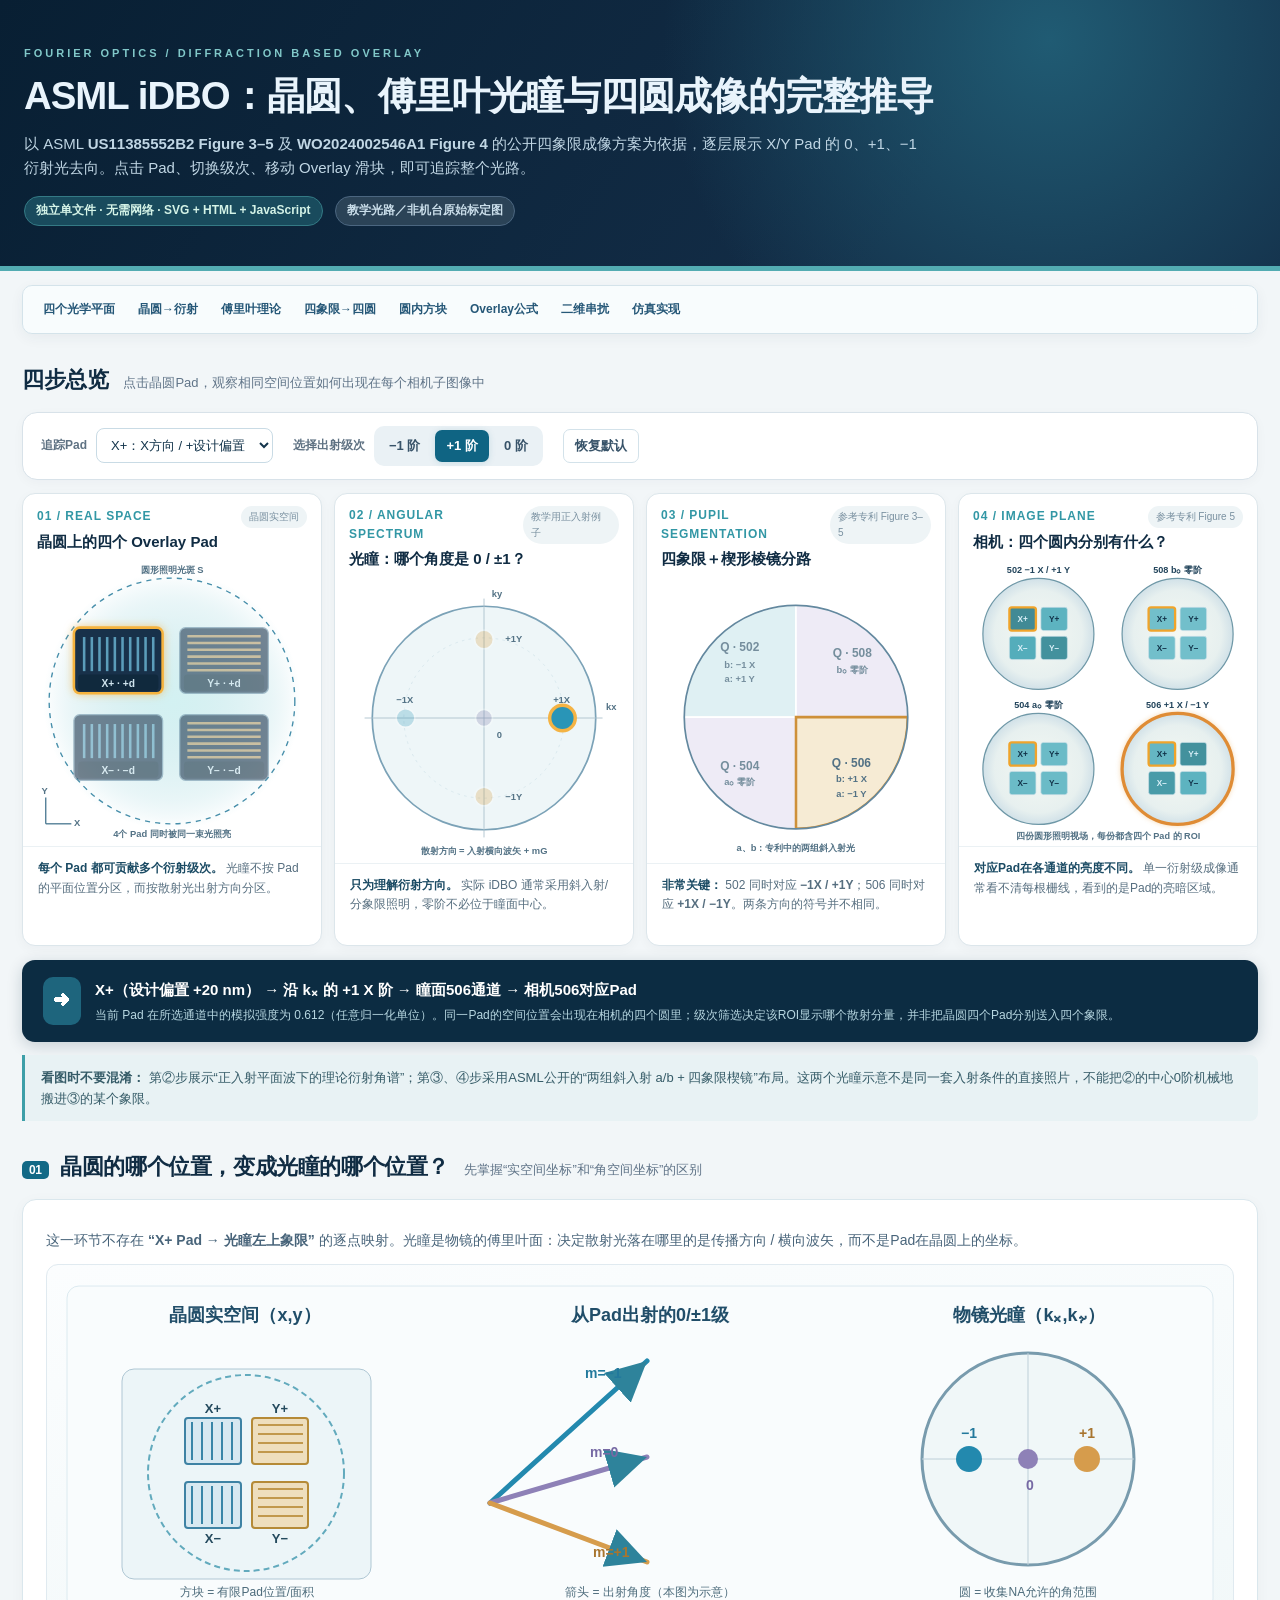
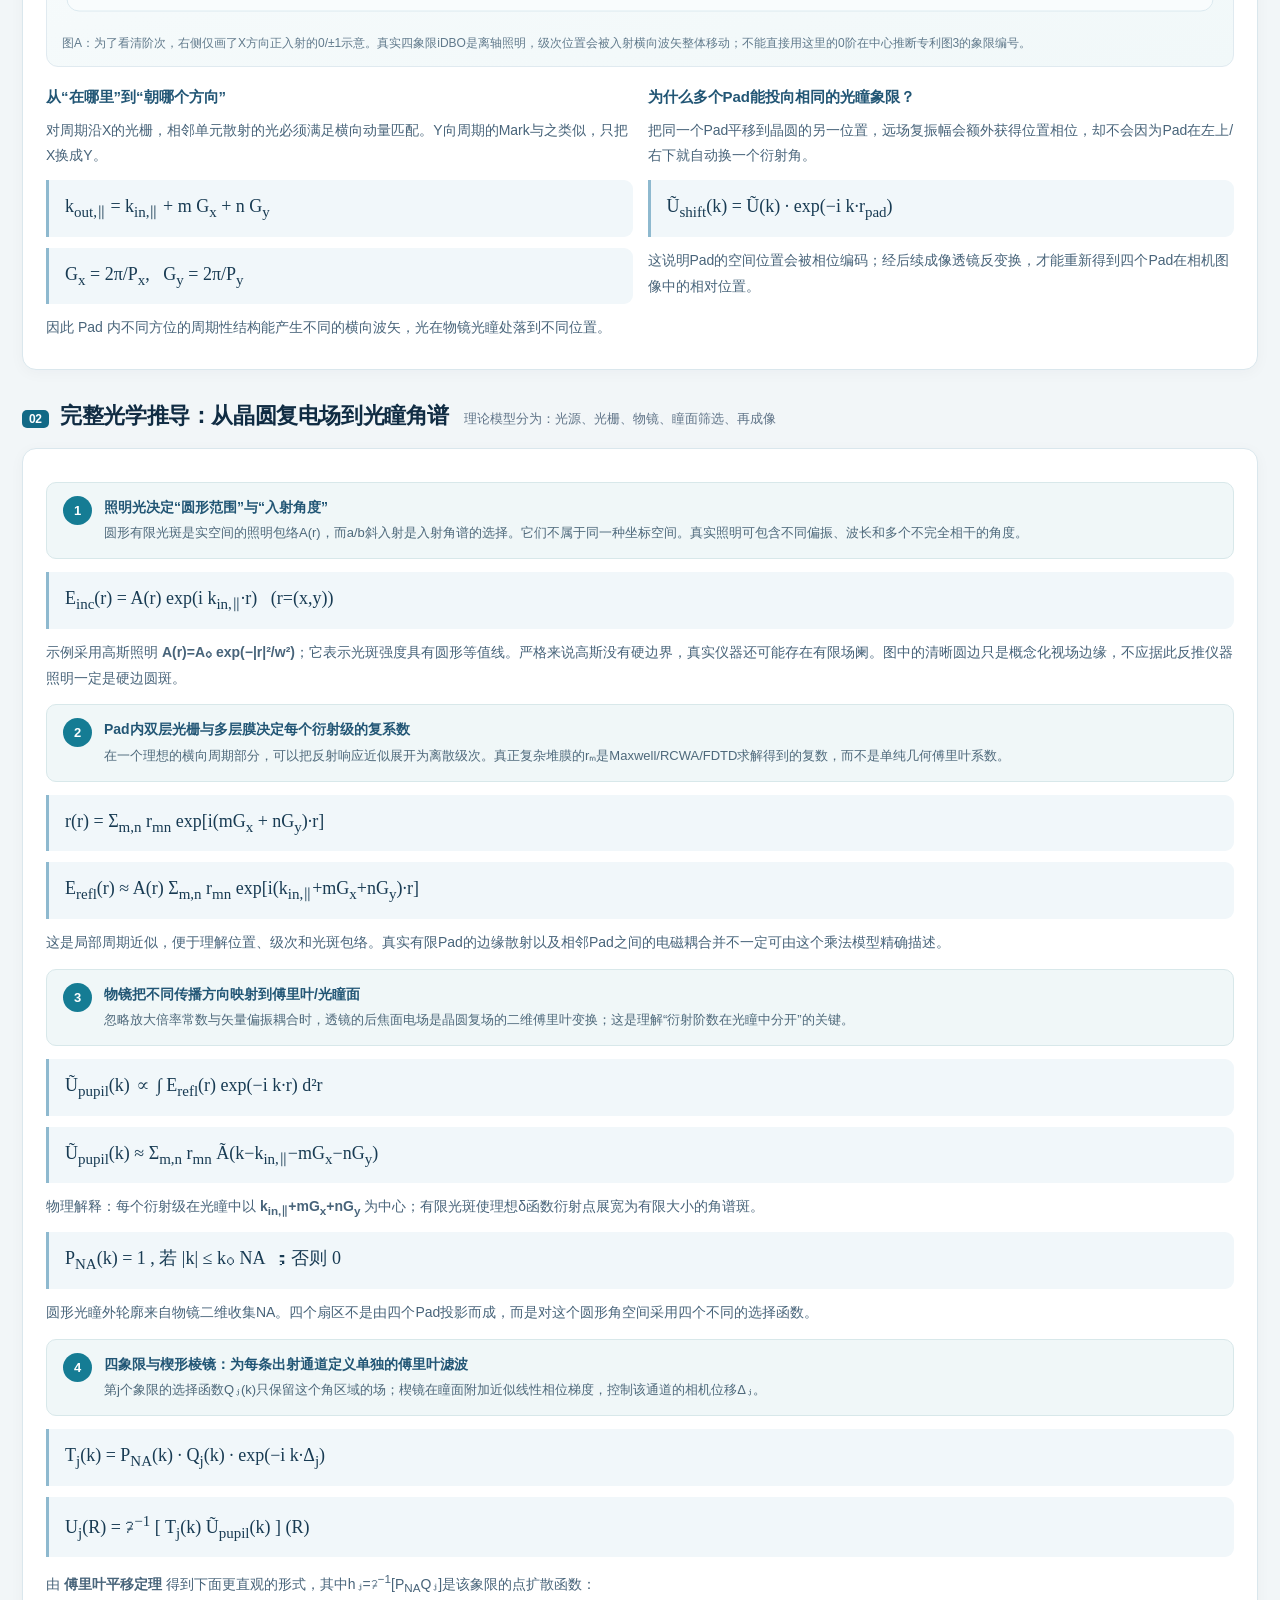
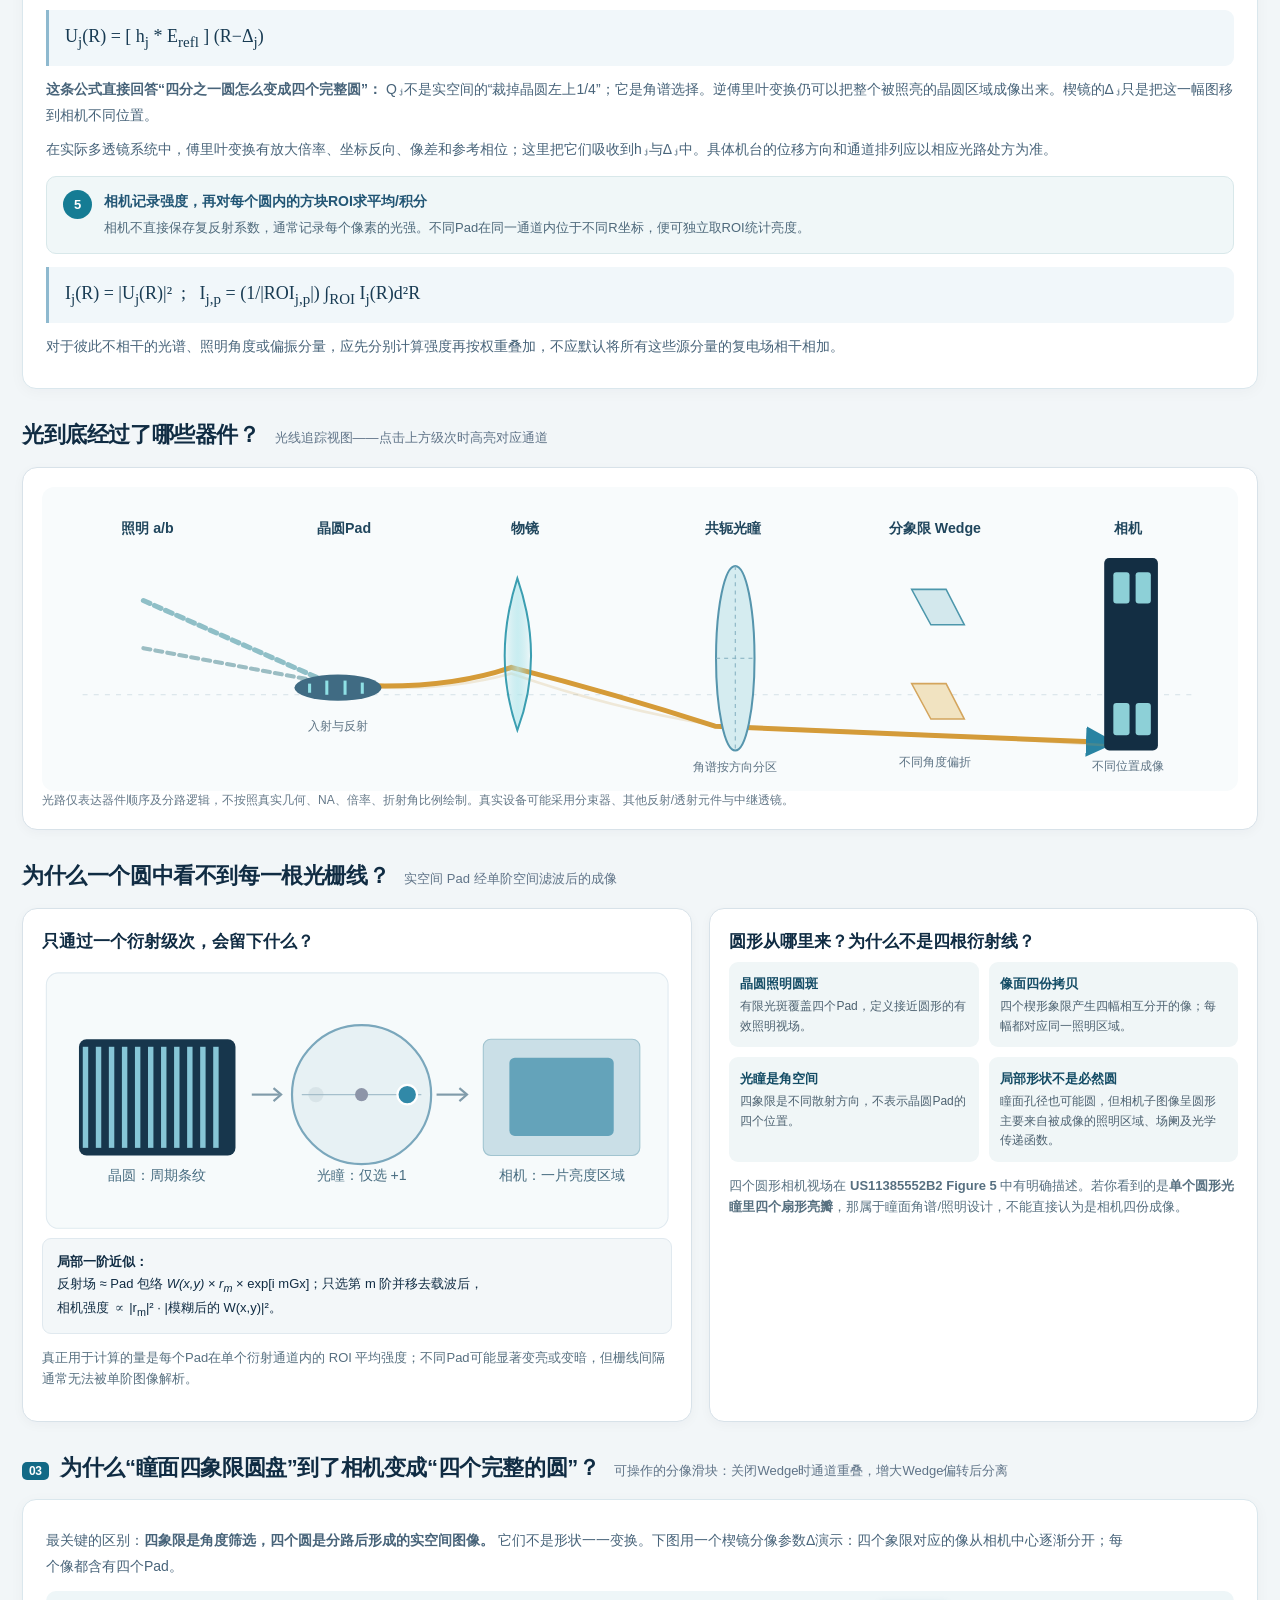
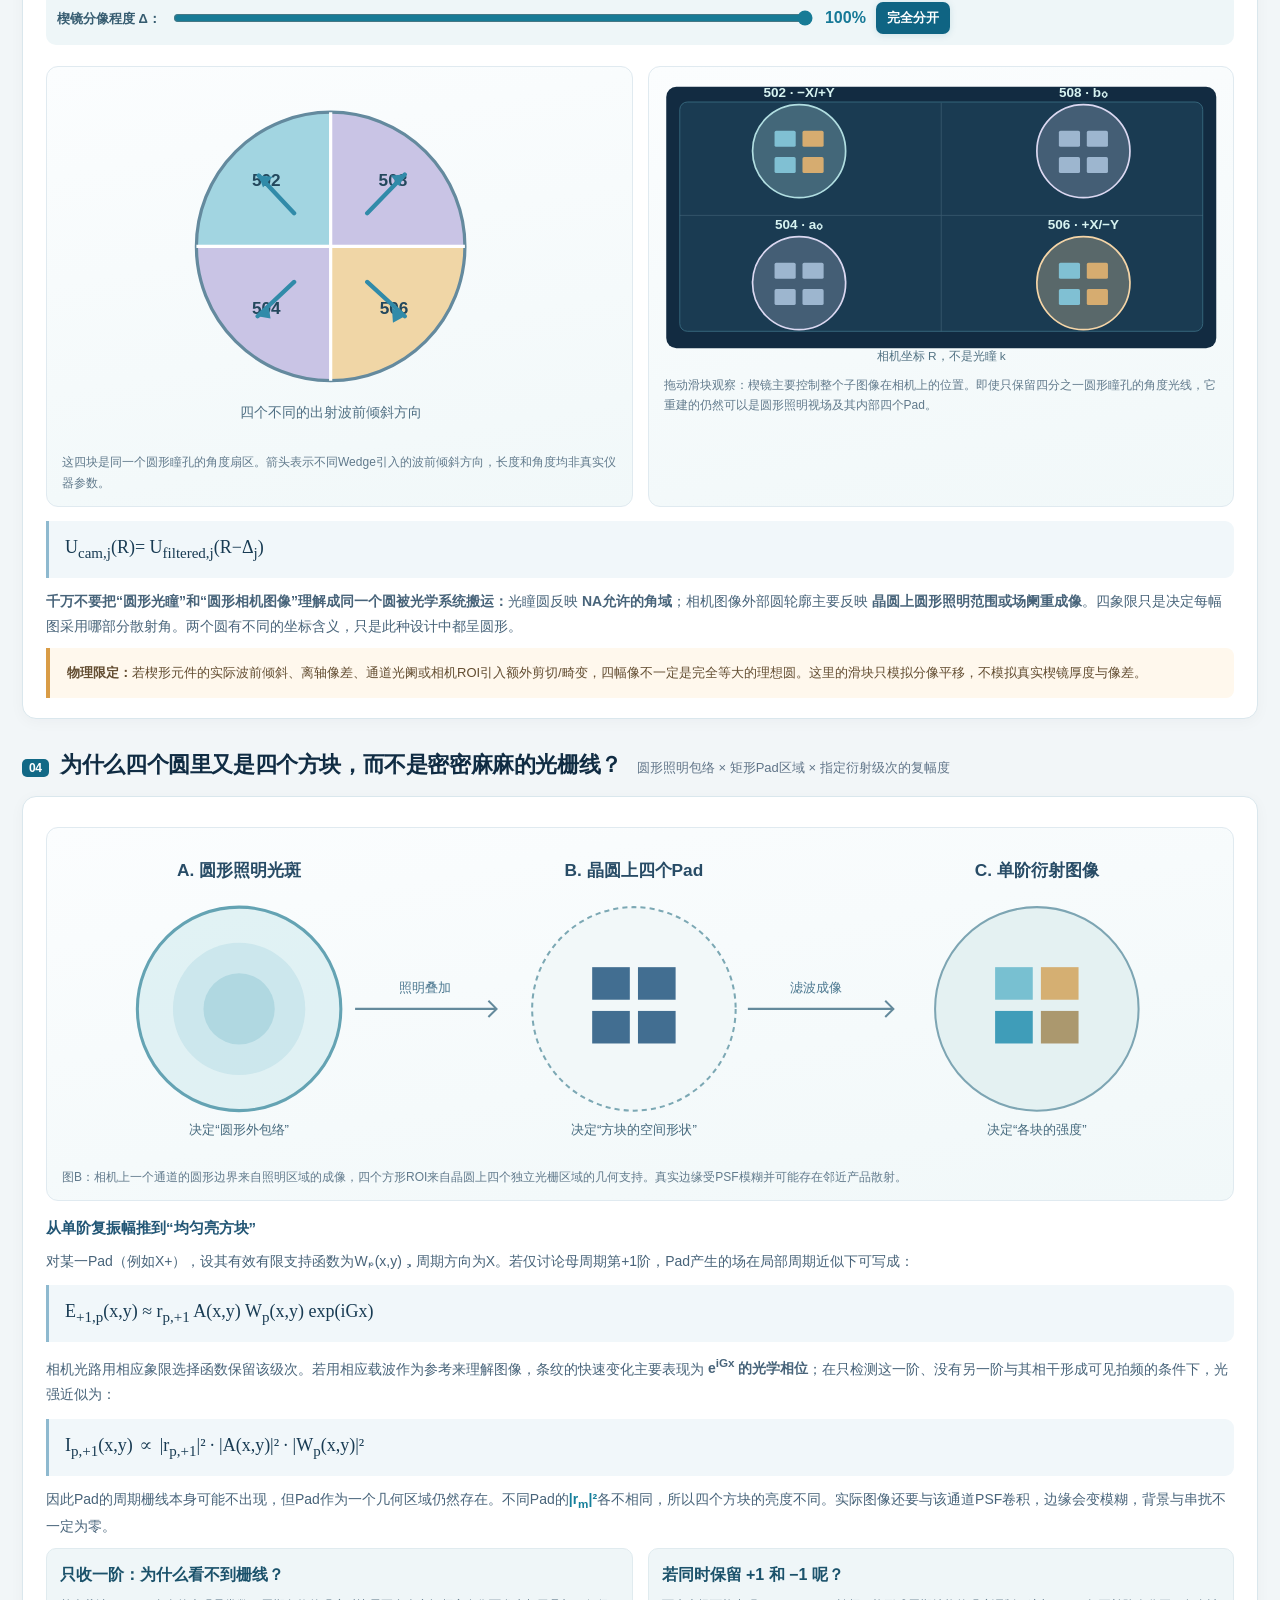
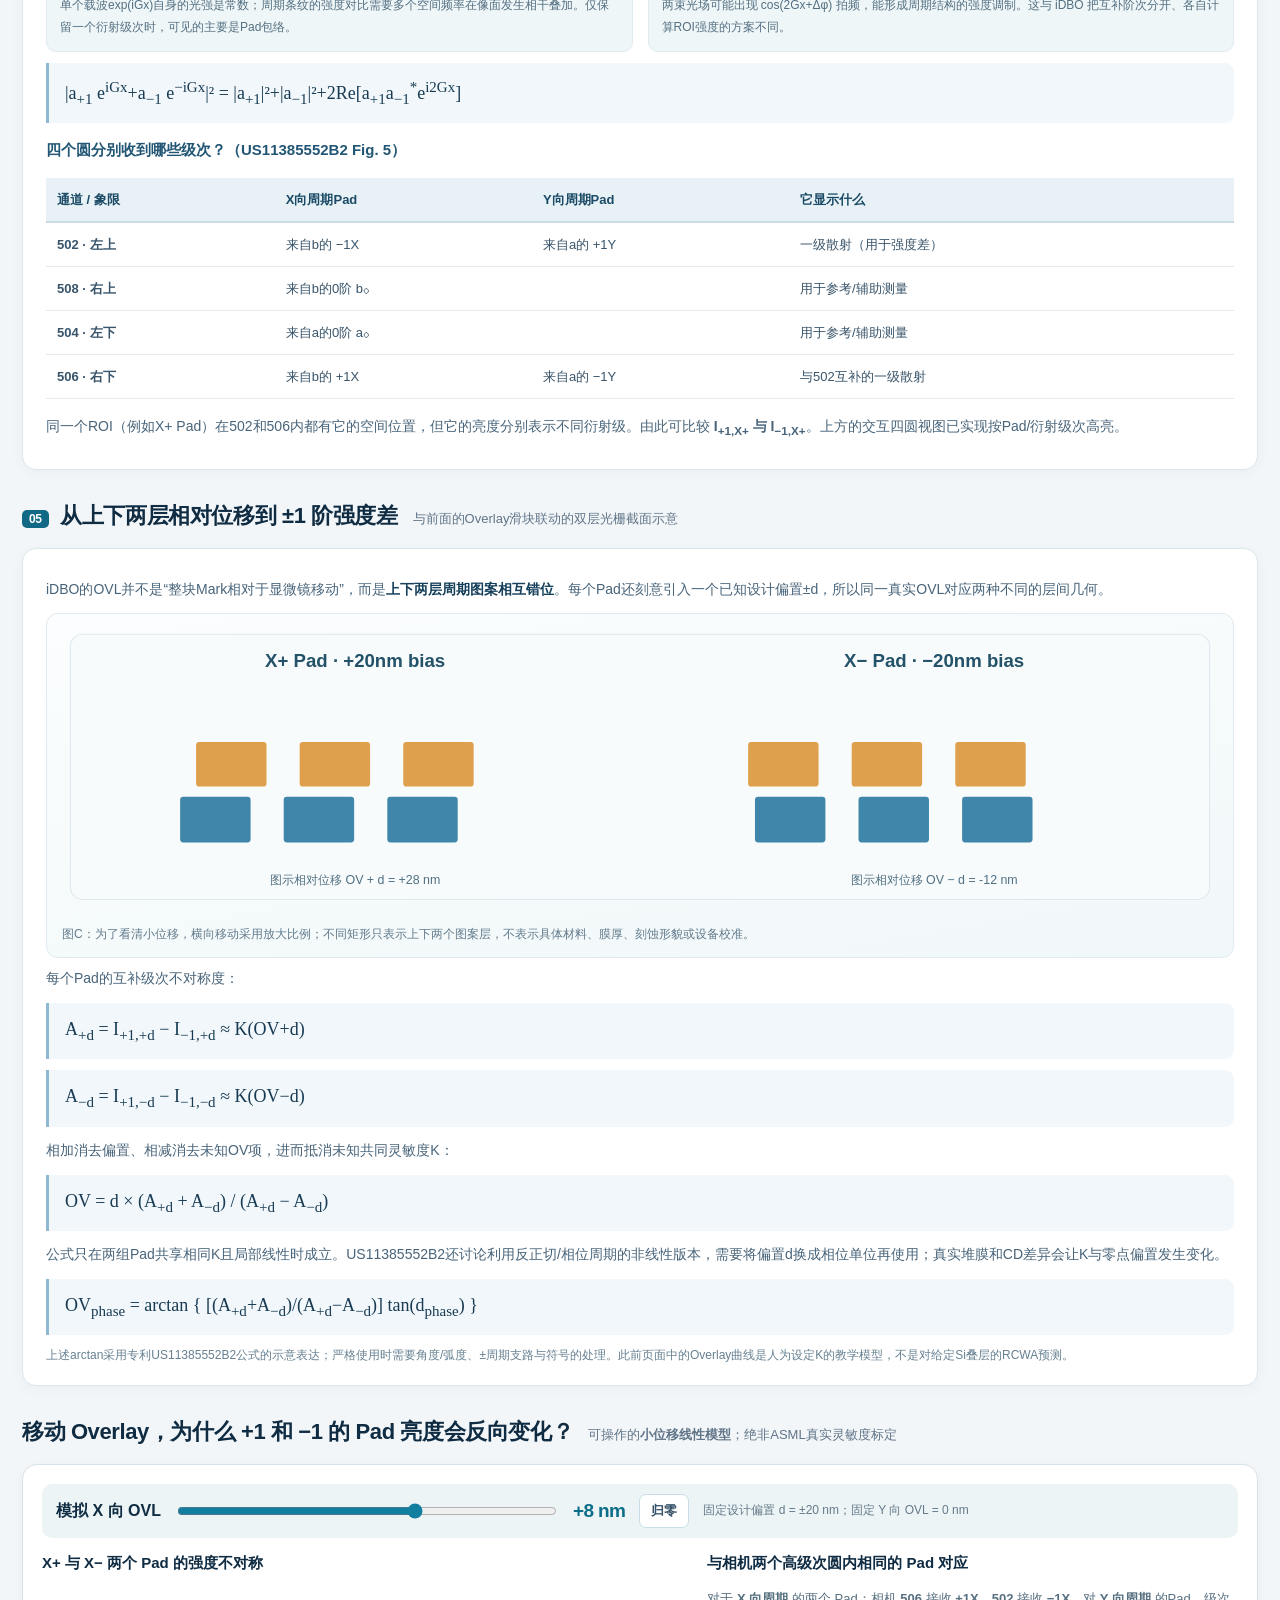
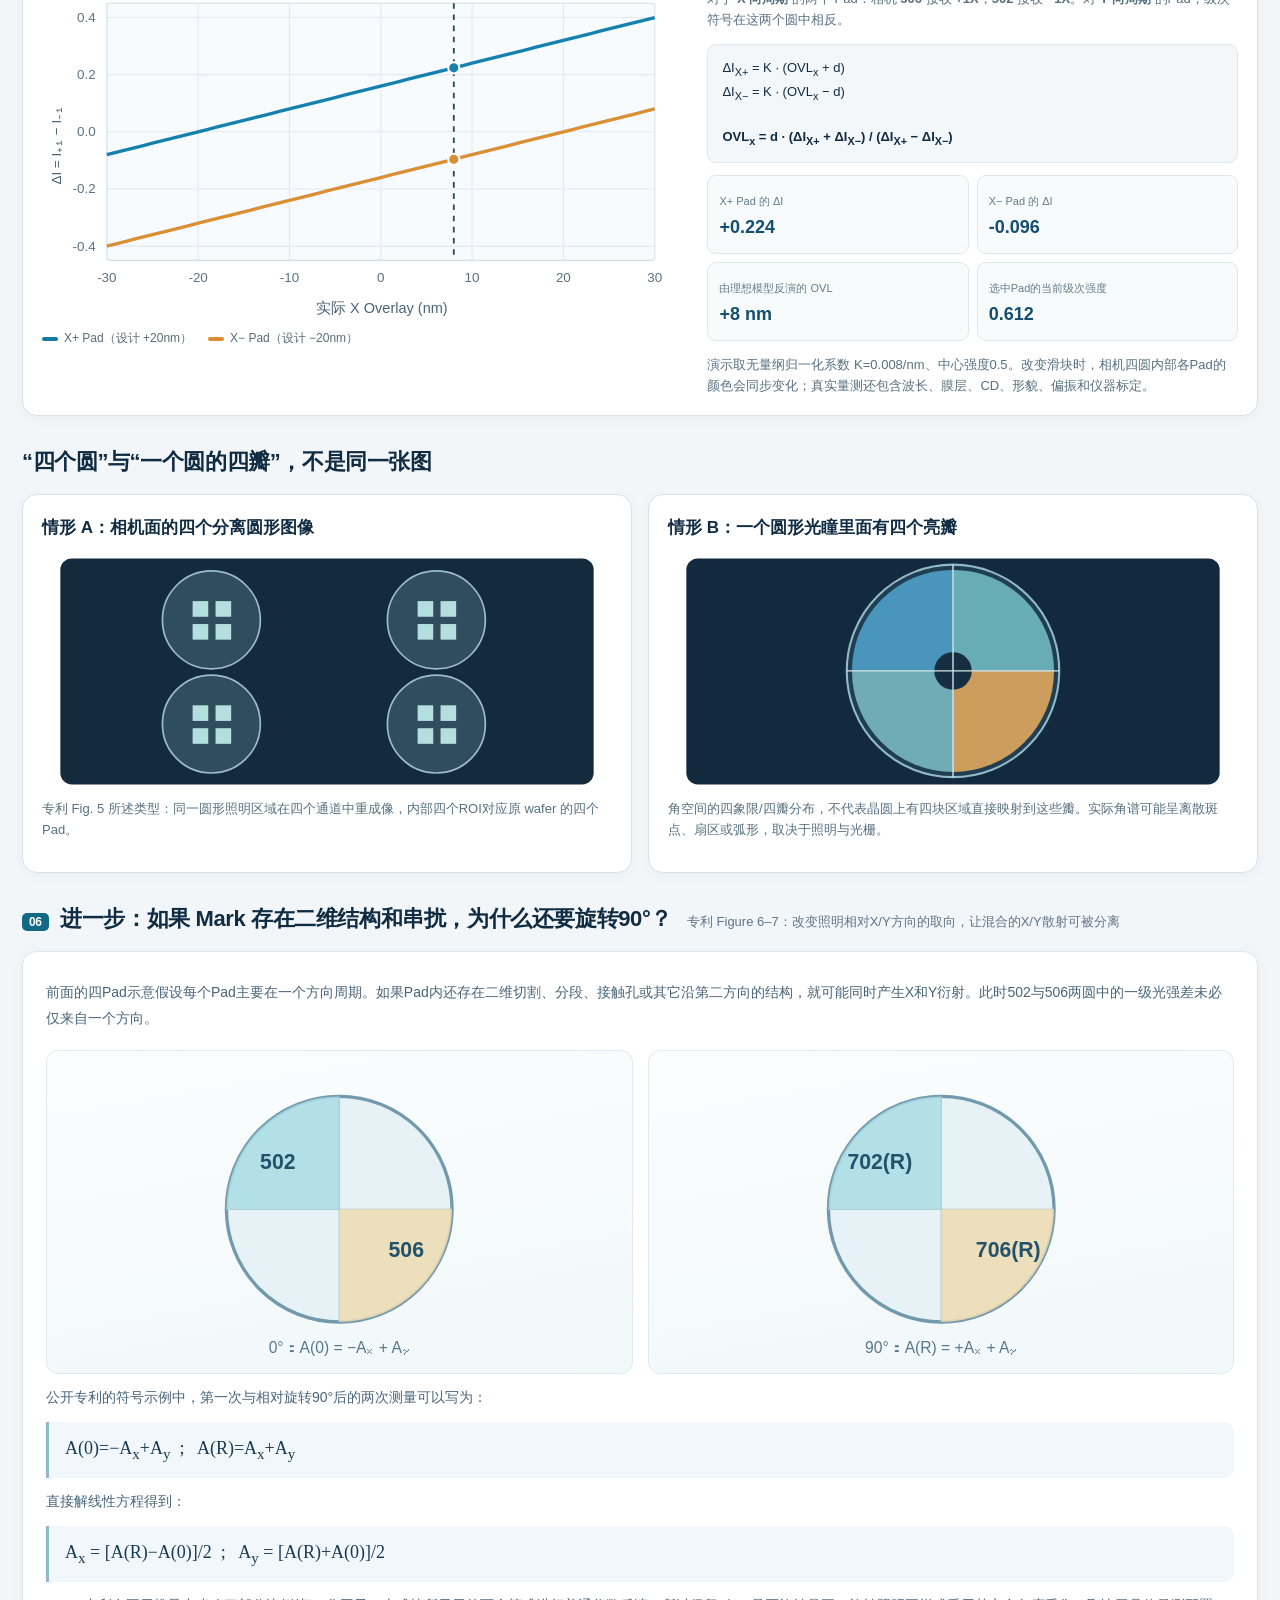
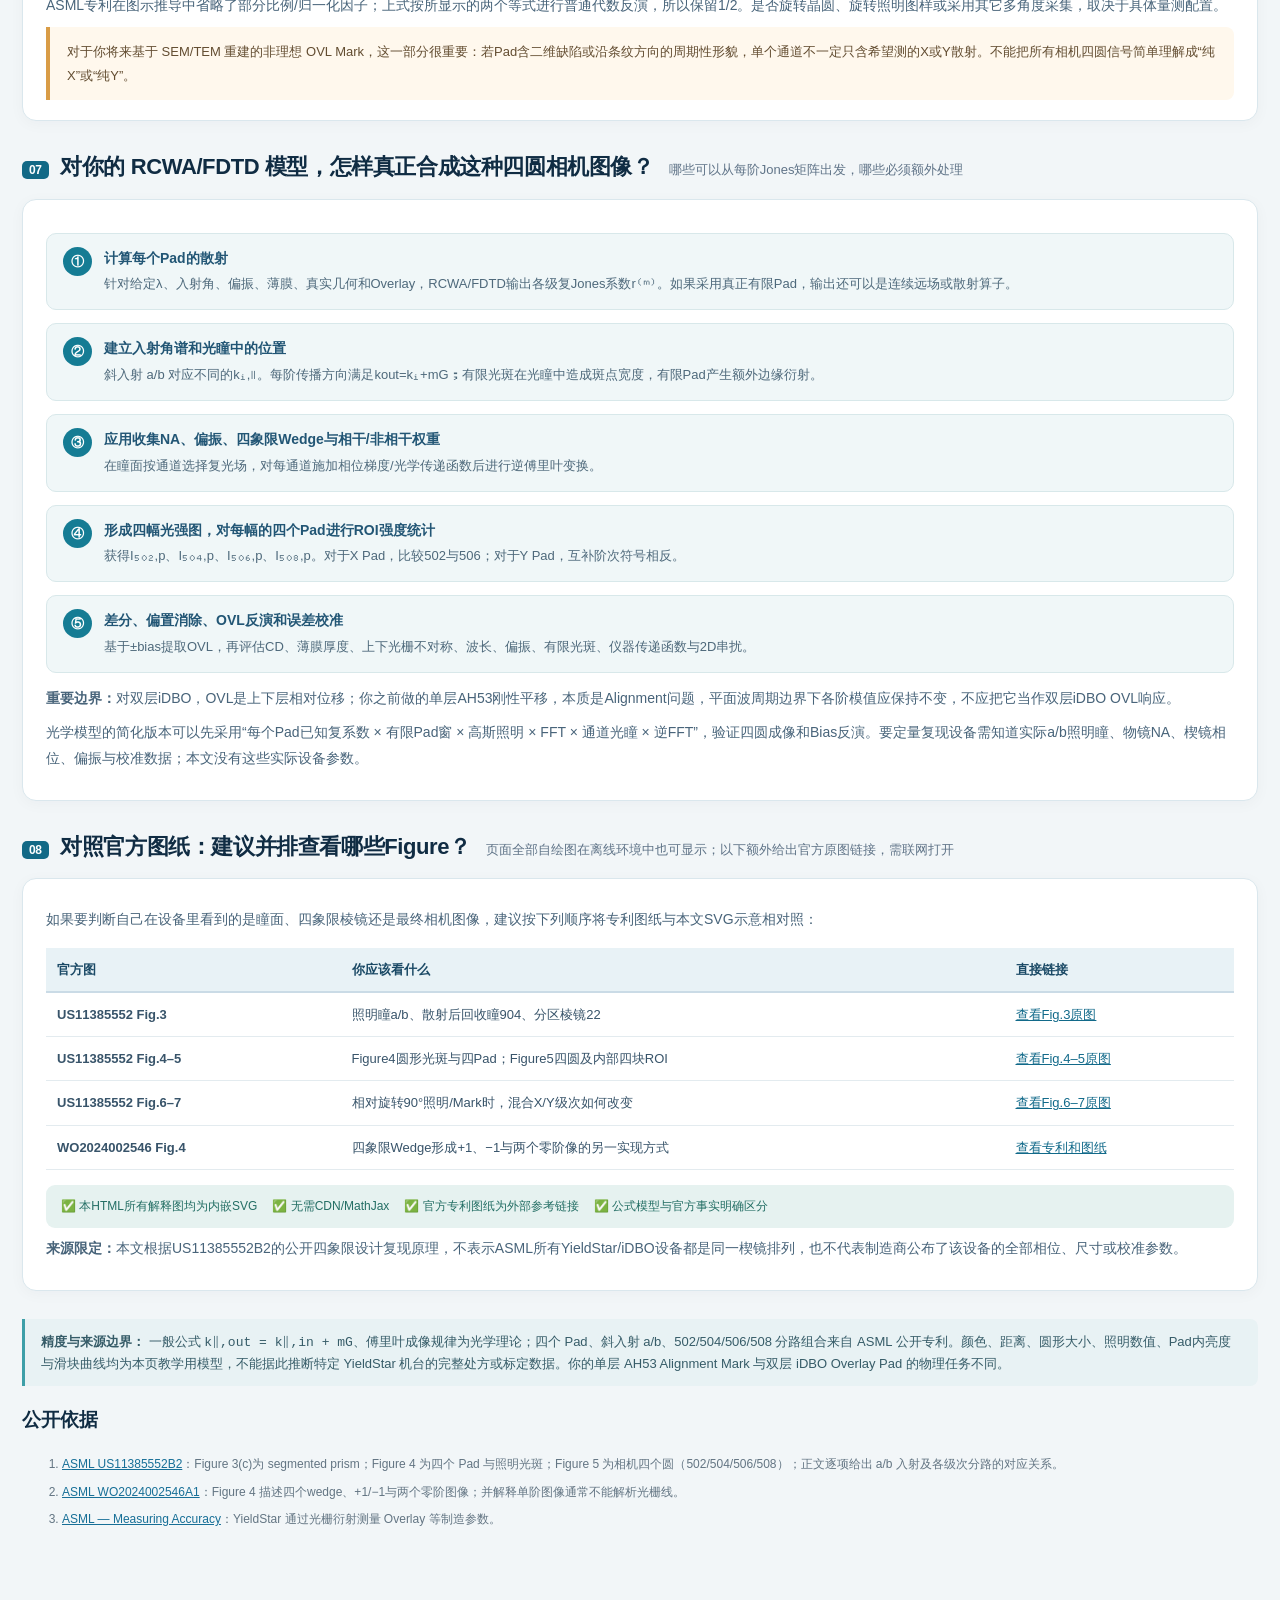
<file: OVL/iDBO/2026-10-28_ASML_iDBO_晶圆光瞳四圆成像_完整理论交互教程.html>
<!DOCTYPE html>
<html lang="zh-CN">
<head>
<meta charset="UTF-8" />
<meta name="viewport" content="width=device-width,initial-scale=1" />
<meta name="color-scheme" content="light" />
<title>ASML iDBO 完整推导与交互教程 | 晶圆 → 光瞳 → 四象限 → 相机 · 交互光路示意</title>
<style>
:root{--navy:#102c43;--muted:#607488;--paper:#f2f6f8;--stroke:#d8e2e9;--blue:#2986ba;--teal:#169d8d;--amber:#d99729;--purple:#7556bc;--orange:#dd7457}
*{box-sizing:border-box}html{scroll-behavior:smooth}body{margin:0;font-family:-apple-system,BlinkMacSystemFont,"Segoe UI","Microsoft Yahei","PingFang SC",sans-serif;color:var(--navy);background:var(--paper);line-height:1.62}
header{background:radial-gradient(circle at 82% 15%,#205b73 0%,transparent 36%),linear-gradient(125deg,#081f33,#132d47 72%);color:#e9f4fc;padding:45px max(24px,calc((100vw - 1440px)/2)) 40px;border-bottom:5px solid #53acb2}
.eyebrow{font-size:11px;letter-spacing:3px;font-weight:800;color:#81c8c9}h1{font-size:clamp(27px,3vw,43px);line-height:1.22;letter-spacing:-1px;margin:10px 0 12px}header p{max-width:900px;color:#c1d7e5;font-size:15px;margin:0}
main{max-width:1480px;margin:auto;padding:26px 22px 70px}.flag{display:inline-flex;align-items:center;background:#e7f4f5;border:1px solid #badcde;color:#176f78;padding:4px 11px;border-radius:99px;font-size:12px;font-weight:700}
.section{margin:28px 0}.section-head{display:flex;align-items:baseline;gap:15px;flex-wrap:wrap;margin:12px 0 14px}.section-head h2{font-size:22px;margin:0;letter-spacing:-.4px}.section-head p{color:var(--muted);font-size:13px;margin:0}
.note{padding:12px 16px;border-left:3px solid #3d9fa8;background:#e8f2f4;font-size:13px;color:#365c68;border-radius:0 8px 8px 0}
.controls{display:flex;align-items:center;gap:20px;flex-wrap:wrap;background:#fff;border:1px solid var(--stroke);border-radius:15px;padding:13px 18px;box-shadow:0 3px 12px #132c3b08}.ctl{display:flex;align-items:center;gap:9px;flex-wrap:wrap}.ctl .label{color:#5f7283;font-size:12px;font-weight:750}.buttons{display:inline-flex;gap:4px;padding:4px;background:#eaf1f5;border-radius:10px}.pill{border:0;border-radius:7px;background:transparent;color:#385369;font-size:13px;padding:7px 11px;font-weight:700;cursor:pointer}.pill.active{background:#0f6483;color:#fff;box-shadow:0 1px 7px #0e6f8a25}.pill:focus-visible,.wafer-pad:focus-visible,.camera-pad:focus-visible{outline:3px solid #e7a844;outline-offset:2px}select{color:#14354c;border:1px solid #c9dbe5;border-radius:8px;padding:8px 10px;background:white;font-size:13px}
.figure-grid{display:grid;grid-template-columns:repeat(4,minmax(260px,1fr));gap:12px;margin-top:13px}.stage{background:white;border:1px solid #dce6eb;border-radius:13px;overflow:hidden;box-shadow:0 3px 12px #0f283609;min-width:0}.stage-top{padding:12px 14px 0;display:flex;justify-content:space-between;align-items:center}.stage-step{font-size:12px;font-weight:800;color:#3297a5;letter-spacing:1px}.stage-kind{font-size:10px;color:#7990a0;border-radius:99px;padding:3px 8px;background:#eef4f6}.stage h3{margin:0;padding:2px 14px;font-size:15px}.stage .svg-wrap{padding:0 4px}.stage svg{width:100%;height:auto;display:block}.stage-foot{padding:12px 15px 15px;border-top:1px solid #ebf1f4;min-height:82px;color:#566e7f;font-size:12px}.stage-foot strong{color:#1b4b64}
.svg-label{fill:#cfe3ed;font-size:12px;font-family:"Microsoft YaHei",sans-serif}.svg-label.strong{font-weight:800}.svg-sm{fill:#537285;font-size:11px;font-weight:650}.camera-title{fill:#22445b;font-size:11px;font-weight:800}.camera-cell-label{fill:#102b43;font-size:10px;font-weight:800;pointer-events:none}.camera-circle{transition:stroke .2s,stroke-width .2s}.camera-group.is-active .camera-circle{stroke:#df8c35;stroke-width:4;filter:drop-shadow(0 0 3px #e9a54a66)}.camera-cell{transition:fill .15s,stroke .15s,stroke-width .15s}.camera-pad.is-active .camera-cell{stroke:#f0a42b;stroke-width:2.8}.svg-click{cursor:pointer}.wafer-pad .pad-shell{transition:stroke .2s,stroke-width .2s,filter .2s,opacity .2s}.wafer-pad.is-selected .pad-shell{stroke:#f5b33e;stroke-width:3;filter:drop-shadow(0 0 5px #f4b64eaa)}.wafer-pad.is-muted{opacity:.58}.pupil-dot{transition:r .15s,opacity .15s}.pupil-dot.is-active{r:15;stroke:#f4b344;stroke-width:4}.pupil-dot.is-dim{opacity:.25}.quad-bg{transition:fill-opacity .15s}.wedge-area.is-active .quad-bg{fill-opacity:.85;stroke:#ce9039;stroke-width:3}.wedge-area:not(.is-active){opacity:.8}
.routing{display:grid;grid-template-columns:auto 1fr;gap:14px;align-items:center;border-radius:13px;background:#0c2c42;color:white;padding:17px 21px;margin-top:14px;box-shadow:0 4px 15px #0b2a4030}.routing .icon{background:#1e657d;border-radius:10px;padding:11px;display:flex}.routing b{font-size:15px}.routing small{display:block;color:#b7d7e1;margin-top:3px;font-size:12px}
.twocol{display:grid;grid-template-columns:1.1fr .9fr;gap:17px}.white{background:#fff;border:1px solid var(--stroke);border-radius:15px;box-shadow:0 3px 12px #0f283609;padding:19px}.white h3{font-size:17px;margin:0 0 7px}.white p{color:#577080;font-size:13px}.white svg{display:block;max-width:100%;margin:auto}.model-controls{display:flex;align-items:center;flex-wrap:wrap;gap:14px;background:#ecf4f6;padding:10px 14px;border-radius:10px;margin-bottom:13px}.slider{width:min(380px,55vw);accent-color:#127fa1}#ovRead{font-size:19px;font-weight:900;letter-spacing:-.6px;color:#0d6e8a;font-variant-numeric:tabular-nums}.formula{background:#f3f7f9;padding:12px 14px;border:1px solid #e0e9ef;border-radius:9px;font-size:13px;overflow:auto}.value-row{display:grid;grid-template-columns:1fr 1fr;gap:8px;margin-top:12px}.metric{border:1px solid #dde8ed;background:#f8fbfc;border-radius:9px;padding:11px}.metric span{font-size:11px;color:#617b8b}.metric strong{display:block;font-size:18px;font-variant-numeric:tabular-nums;color:#154f70}.axis-key{display:flex;gap:16px;align-items:center;font-size:12px;flex-wrap:wrap;color:#596c78}.key{display:inline-flex;align-items:center;gap:6px}.key i{width:16px;height:4px;border-radius:6px;display:inline-block;background:#1479a7}.key.orange i{background:#da8e35}
.compare{display:grid;grid-template-columns:1fr 1fr;gap:16px}.tiny-svg{width:100%;height:250px}.comparison-label{font-size:12px;color:#526b7b;margin-top:0}.sources{margin-top:20px;font-size:12px;color:#637583}.sources a{color:#176f97}.sources li{margin:8px 0}.mini-map{display:grid;grid-template-columns:1fr 1fr;gap:10px}.mini-map .fact{border-radius:9px;background:#f0f6f7;padding:11px;font-size:12px;color:#4d6271}.mini-map strong{display:block;color:#144c65;font-size:13px;margin-bottom:3px}
.smallprint{font-size:12px;color:#657989}kbd{background:#eef4f7;border:1px solid #cee0e8;padding:1px 5px;border-radius:4px}
@media(max-width:1210px){.figure-grid{grid-template-columns:repeat(2,minmax(260px,1fr))}}@media(max-width:760px){header{padding:28px 21px 32px}.figure-grid,.twocol,.compare{grid-template-columns:1fr}.stage .svg-wrap{max-width:360px;margin:auto}.stage-foot{min-height:0}.routing{grid-template-columns:1fr}.routing .icon{display:none}.white{padding:15px}.controls{gap:9px}.section-head h2{font-size:20px}}@media print{body{background:#fff}.controls{display:none}.white,.stage{break-inside:avoid}header{padding:20px}}

/* ---- v2: explanation, drawings, and equation sections ---- */
.chapter-nav{position:sticky;top:0;z-index:30;margin:-12px 0 20px;background:#f9fcfdec;backdrop-filter:blur(12px);border:1px solid #d4e3ea;border-radius:10px;padding:7px 12px;display:flex;flex-wrap:wrap;gap:7px;box-shadow:0 4px 14px #2639470e}
.chapter-nav a{font-size:12px;text-decoration:none;color:#265878;font-weight:750;padding:7px 8px;border-radius:6px}
.chapter-nav a:hover,.chapter-nav a:focus{background:#dbeef4;color:#134d65}
.sec-subtitle{font-size:14px;font-weight:720;letter-spacing:.02em;color:#21768b;margin:19px 0 8px}
.explain-lead{font-size:15px;color:#2e5065;margin:0 0 14px;max-width:1080px}
.article-block{background:#fff;border:1px solid #dae7ed;border-radius:14px;padding:20px 23px;box-shadow:0 3px 15px #0e293b09;margin:13px 0}
.article-block h3{font-size:18px;margin:0 0 10px}.article-block h4{margin:15px 0 4px;font-size:15px;color:#225675}
.article-block p{font-size:14px;color:#48647a;margin:8px 0;line-height:1.85}
.article-block strong{color:#153f5a}
.article-block ol,.article-block ul{padding-left:23px;color:#3d6074;font-size:14px;line-height:1.8}
.article-block li{margin:6px 0}
.mathline{display:block;border-left:3px solid #8eb9cf;background:#f1f7fa;padding:12px 16px;margin:11px 0;border-radius:0 9px 9px 0;font-family:'Times New Roman','Cambria Math',serif;font-size:18px;line-height:1.65;color:#183b53;overflow:auto;white-space:nowrap}
.mathline .m-small{font-size:14px;font-family:system-ui,sans-serif;color:#637a8b}
.mathnote{font-size:12px;color:#668091;line-height:1.6}
.derive-grid{display:grid;grid-template-columns:repeat(2,minmax(0,1fr));gap:15px}
.inline-diagram{margin:10px 0 3px;border:1px solid #e0eaf0;border-radius:12px;background:linear-gradient(170deg,#fbfdfe,#f1f8f9);padding:13px}
.inline-diagram svg{width:100%;height:auto;display:block;max-height:460px}
.diagram-caption{font-size:12px;color:#617a8c;padding:7px 2px 0;line-height:1.7}
.data-table{width:100%;border-collapse:collapse;margin:15px 0;font-size:13px}
.data-table th{background:#e8f2f6;color:#1b4a66;text-align:left;padding:11px;border-bottom:2px solid #cadbe6}
.data-table td{padding:11px;border-bottom:1px solid #e3ebef;vertical-align:top;color:#38546a}
.data-table td:first-child{font-weight:750;white-space:nowrap}
.fact-grid{display:grid;grid-template-columns:repeat(3,minmax(0,1fr));gap:10px}
.fact-tile{background:#eff6f8;border-radius:10px;border:1px solid #e0ebef;padding:13px}
.fact-tile b{display:block;color:#1b526b;margin-bottom:6px}
.fact-tile p{margin:0;font-size:12px;color:#536f81}
.accent-note{border-left:4px solid #d99c46;background:#fff8ed;padding:13px 17px;color:#634d31;border-radius:0 8px 8px 0;font-size:13px;line-height:1.8}
.claim-tag{display:inline-block;font-size:10px;font-weight:800;padding:3px 7px;border-radius:5px;background:#e6f2f0;color:#177c6b;vertical-align:2px}
.claim-tag.model{background:#fff1de;color:#a56c2c}
.choice-row{display:flex;flex-wrap:wrap;align-items:center;gap:10px;background:#eef6f8;border-radius:10px;padding:11px;margin:11px 0}
.choice-row label{font-size:13px;font-weight:700;color:#365c70}
.choice-row output{font-weight:850;color:#167997;font-variant-numeric:tabular-nums;min-width:32px}
.stage-callout{display:flex;gap:12px;align-items:flex-start;background:#f0f7f8;border:1px solid #d8e8ea;border-radius:10px;padding:13px 16px;margin:13px 0}
.stage-callout .idx{min-width:29px;height:29px;display:flex;align-items:center;justify-content:center;border-radius:50%;background:#157c94;color:white;font-size:13px;font-weight:800}
.stage-callout h4{margin:0;font-size:14px}.stage-callout p{margin:3px 0 0;font-size:13px;color:#4e697b}
.mapping-box{display:grid;grid-template-columns:repeat(3,minmax(0,1fr));gap:12px}
.mapping-box>div{border:1px solid #dce7ed;border-radius:11px;padding:12px;background:white}
.mapping-box strong{display:block;font-size:13px;color:#1c4b66}
.mapping-box svg{width:100%;height:220px}
.ref-links a{color:#126a8a;text-decoration:underline}
.ref-links small{display:block;color:#5c7587;margin-top:5px}
.validation{display:flex;gap:15px;flex-wrap:wrap;background:#e6f2f0;color:#236e64;padding:12px 15px;border-radius:9px;font-size:12px}
.toc-index{background:#126986;color:white;border-radius:5px;padding:2px 7px;margin-right:6px;font-size:12px}
@media(max-width:900px){.derive-grid,.fact-grid,.mapping-box{grid-template-columns:1fr}}
@media(max-width:600px){.article-block{padding:14px}.mathline{font-size:15px}.chapter-nav a{font-size:11px;padding:5px}.data-table{font-size:11px}}
</style>
</head>
<body>
<header>
<div class="eyebrow">FOURIER OPTICS / DIFFRACTION BASED OVERLAY</div>
<h1>ASML iDBO：晶圆、傅里叶光瞳与四圆成像的完整推导</h1>
<p>以 ASML <b>US11385552B2 Figure 3–5</b> 及 <b>WO2024002546A1 Figure 4</b> 的公开四象限成像方案为依据，逐层展示 X/Y Pad 的 0、+1、−1 衍射光去向。点击 Pad、切换级次、移动 Overlay 滑块，即可追踪整个光路。</p>
<div style="margin-top:16px"><span class="flag" style="background:#194b5d;border-color:#347a85;color:#d4f3e7">独立单文件 · 无需网络 · SVG + HTML + JavaScript</span> <span class="flag" style="background:#2b4357;border-color:#4b6680;color:#c9dde9;margin-left:8px">教学光路／非机台原始标定图</span></div>
</header>
<main>
<nav class="chapter-nav" aria-label="页面目录">
  <a href="#overview">四个光学平面</a><a href="#wafer-to-angle">晶圆→衍射</a>
  <a href="#fourier-theory">傅里叶理论</a><a href="#wedges">四象限→四圆</a>
  <a href="#pixel-rois">圆内方块</a><a href="#overlay-physics">Overlay公式</a>
  <a href="#cross-talk">二维串扰</a><a href="#simulation-map">仿真实现</a>
</nav>
<div id="overview"></div>
<section class="section">
<div class="section-head"><h2>四步总览</h2><p>点击晶圆Pad，观察相同空间位置如何出现在每个相机子图像中</p></div>
<div class="controls" aria-label="交互选择">
  <div class="ctl"><span class="label">追踪Pad</span><select id="padSelect"><option value="xp">X+：X方向 / +设计偏置</option><option value="xm">X−：X方向 / −设计偏置</option><option value="yp">Y+：Y方向 / +设计偏置</option><option value="ym">Y−：Y方向 / −设计偏置</option></select></div>
  <div class="ctl"><span class="label">选择出射级次</span><div class="buttons" id="orderButtons"><button class="pill" data-order="-1">−1 阶</button><button class="pill active" data-order="+1">+1 阶</button><button class="pill" data-order="0">0 阶</button></div></div>
  <button class="pill" id="resetBtn" style="border:1px solid #d3e2ea">恢复默认</button>
</div>
<div class="figure-grid">
<!-- Step 1 wafer -->
<article class="stage">
  <div class="stage-top"><span class="stage-step">01 / REAL SPACE</span><span class="stage-kind">晶圆实空间</span></div><h3>晶圆上的四个 Overlay Pad</h3><div class="svg-wrap">
  <svg viewBox="0 0 340 340" role="img" aria-label="圆形照明光斑覆盖X正偏置、Y正偏置、X负偏置、Y负偏置四个光栅Pad">
  <defs><radialGradient id="spot"><stop offset="0%" stop-color="#b8e9ea" stop-opacity=".62"/><stop offset="77%" stop-color="#8fd0d8" stop-opacity=".20"/><stop offset="100%" stop-color="#6dbece" stop-opacity="0"/></radialGradient></defs>
  <circle cx="170" cy="170" r="151" fill="url(#spot)"/><circle cx="170" cy="170" r="144" fill="none" stroke="#468eaa" stroke-width="1.6" stroke-dasharray="6,6"/>
  <text x="170" y="20" class="svg-sm" text-anchor="middle">圆形照明光斑 S</text>
  <g data-pad="xp" class="wafer-pad svg-click" tabindex="0" role="button" aria-label="选择X+Pad">
<rect class="pad-shell" x="55" y="84" width="104" height="77" rx="7" fill="#18314a" stroke="#6f92a8" stroke-width="1.5"/>
<line x1="67" y1="95" x2="67" y2="135" stroke="#74c5e4" stroke-width="3" opacity=".73"/><line x1="76" y1="95" x2="76" y2="135" stroke="#74c5e4" stroke-width="3" opacity=".73"/><line x1="85" y1="95" x2="85" y2="135" stroke="#74c5e4" stroke-width="3" opacity=".73"/><line x1="94" y1="95" x2="94" y2="135" stroke="#74c5e4" stroke-width="3" opacity=".73"/><line x1="103" y1="95" x2="103" y2="135" stroke="#74c5e4" stroke-width="3" opacity=".73"/><line x1="112" y1="95" x2="112" y2="135" stroke="#74c5e4" stroke-width="3" opacity=".73"/><line x1="121" y1="95" x2="121" y2="135" stroke="#74c5e4" stroke-width="3" opacity=".73"/><line x1="130" y1="95" x2="130" y2="135" stroke="#74c5e4" stroke-width="3" opacity=".73"/><line x1="139" y1="95" x2="139" y2="135" stroke="#74c5e4" stroke-width="3" opacity=".73"/><line x1="148" y1="95" x2="148" y2="135" stroke="#74c5e4" stroke-width="3" opacity=".73"/>
<rect x="60" y="139" width="94" height="19" rx="4" fill="#10293d"/>
<text x="107" y="153" text-anchor="middle" class="svg-label strong">X+ · +d</text>
</g><g data-pad="yp" class="wafer-pad svg-click" tabindex="0" role="button" aria-label="选择Y+Pad">
<rect class="pad-shell" x="179" y="84" width="104" height="77" rx="7" fill="#18314a" stroke="#6f92a8" stroke-width="1.5"/>
<line x1="188" y1="94" x2="274" y2="94" stroke="#e3b76e" stroke-width="3" opacity=".78"/><line x1="188" y1="102" x2="274" y2="102" stroke="#e3b76e" stroke-width="3" opacity=".78"/><line x1="188" y1="110" x2="274" y2="110" stroke="#e3b76e" stroke-width="3" opacity=".78"/><line x1="188" y1="118" x2="274" y2="118" stroke="#e3b76e" stroke-width="3" opacity=".78"/><line x1="188" y1="126" x2="274" y2="126" stroke="#e3b76e" stroke-width="3" opacity=".78"/><line x1="188" y1="134" x2="274" y2="134" stroke="#e3b76e" stroke-width="3" opacity=".78"/>
<rect x="184" y="139" width="94" height="19" rx="4" fill="#10293d"/>
<text x="231" y="153" text-anchor="middle" class="svg-label strong">Y+ · +d</text>
</g><g data-pad="xm" class="wafer-pad svg-click" tabindex="0" role="button" aria-label="选择X−Pad">
<rect class="pad-shell" x="55" y="186" width="104" height="77" rx="7" fill="#18314a" stroke="#6f92a8" stroke-width="1.5"/>
<line x1="67" y1="197" x2="67" y2="237" stroke="#74c5e4" stroke-width="3" opacity=".73"/><line x1="76" y1="197" x2="76" y2="237" stroke="#74c5e4" stroke-width="3" opacity=".73"/><line x1="85" y1="197" x2="85" y2="237" stroke="#74c5e4" stroke-width="3" opacity=".73"/><line x1="94" y1="197" x2="94" y2="237" stroke="#74c5e4" stroke-width="3" opacity=".73"/><line x1="103" y1="197" x2="103" y2="237" stroke="#74c5e4" stroke-width="3" opacity=".73"/><line x1="112" y1="197" x2="112" y2="237" stroke="#74c5e4" stroke-width="3" opacity=".73"/><line x1="121" y1="197" x2="121" y2="237" stroke="#74c5e4" stroke-width="3" opacity=".73"/><line x1="130" y1="197" x2="130" y2="237" stroke="#74c5e4" stroke-width="3" opacity=".73"/><line x1="139" y1="197" x2="139" y2="237" stroke="#74c5e4" stroke-width="3" opacity=".73"/><line x1="148" y1="197" x2="148" y2="237" stroke="#74c5e4" stroke-width="3" opacity=".73"/>
<rect x="60" y="241" width="94" height="19" rx="4" fill="#10293d"/>
<text x="107" y="255" text-anchor="middle" class="svg-label strong">X− · −d</text>
</g><g data-pad="ym" class="wafer-pad svg-click" tabindex="0" role="button" aria-label="选择Y−Pad">
<rect class="pad-shell" x="179" y="186" width="104" height="77" rx="7" fill="#18314a" stroke="#6f92a8" stroke-width="1.5"/>
<line x1="188" y1="196" x2="274" y2="196" stroke="#e3b76e" stroke-width="3" opacity=".78"/><line x1="188" y1="204" x2="274" y2="204" stroke="#e3b76e" stroke-width="3" opacity=".78"/><line x1="188" y1="212" x2="274" y2="212" stroke="#e3b76e" stroke-width="3" opacity=".78"/><line x1="188" y1="220" x2="274" y2="220" stroke="#e3b76e" stroke-width="3" opacity=".78"/><line x1="188" y1="228" x2="274" y2="228" stroke="#e3b76e" stroke-width="3" opacity=".78"/><line x1="188" y1="236" x2="274" y2="236" stroke="#e3b76e" stroke-width="3" opacity=".78"/>
<rect x="184" y="241" width="94" height="19" rx="4" fill="#10293d"/>
<text x="231" y="255" text-anchor="middle" class="svg-label strong">Y− · −d</text>
</g>
  <line x1="22" y1="314" x2="52" y2="314" stroke="#386b86" stroke-width="1.4"/><line x1="22" y1="314" x2="22" y2="283" stroke="#386b86" stroke-width="1.4"/>
  <text x="55" y="317" class="svg-sm">X</text><text x="17" y="279" class="svg-sm">Y</text>
  <text x="170" y="330" class="svg-sm" text-anchor="middle">4个 Pad 同时被同一束光照亮</text>
  </svg></div>
  <div class="stage-foot"><strong>每个 Pad 都可贡献多个衍射级次。</strong> 光瞳不按 Pad 的平面位置分区，而按散射光出射方向分区。</div>
</article>
<!-- step 2 ideal pupil -->
<article class="stage">
 <div class="stage-top"><span class="stage-step">02 / ANGULAR SPECTRUM</span><span class="stage-kind">教学用正入射例子</span></div><h3>光瞳：哪个角度是 0 / ±1？</h3>
 <div class="svg-wrap"><svg id="idealPupil" viewBox="0 0 340 340" role="img" aria-label="理想正入射时，中央为零阶，左右X方向一阶，上下Y方向一阶">
  <circle cx="170" cy="170" r="131" fill="#eef6f8" stroke="#7ba2b7" stroke-width="2"/><circle cx="170" cy="170" r="94" fill="none" stroke="#d5e6ec" stroke-dasharray="3,5"/>
  <line x1="30" y1="170" x2="309" y2="170" stroke="#a9bfca"/><line x1="170" y1="30" x2="170" y2="310" stroke="#a9bfca"/>
  <text x="313" y="161" class="svg-sm">kx</text><text x="179" y="28" class="svg-sm">ky</text>
  <g data-spot="0"><circle class="pupil-dot" cx="170" cy="170" r="10" fill="#7875a7" stroke="white" stroke-width="2"/><text x="185" y="193" class="svg-sm">0</text></g>
  <g data-spot="x-1"><circle class="pupil-dot" cx="78" cy="170" r="11" fill="#2995b7" stroke="white" stroke-width="2"/><text x="77" y="152" text-anchor="middle" class="svg-sm">−1X</text></g>
  <g data-spot="x+1"><circle class="pupil-dot" cx="262" cy="170" r="11" fill="#2995b7" stroke="white" stroke-width="2"/><text x="261" y="152" text-anchor="middle" class="svg-sm">+1X</text></g>
  <g data-spot="y+1"><circle class="pupil-dot" cx="170" cy="78" r="11" fill="#d79a34" stroke="white" stroke-width="2"/><text x="195" y="81" class="svg-sm">+1Y</text></g>
  <g data-spot="y-1"><circle class="pupil-dot" cx="170" cy="262" r="11" fill="#d79a34" stroke="white" stroke-width="2"/><text x="195" y="266" class="svg-sm">−1Y</text></g>
  <text x="170" y="330" class="svg-sm" text-anchor="middle">散射方向 = 入射横向波矢 + mG</text>
 </svg></div>
 <div class="stage-foot"><strong>只为理解衍射方向。</strong> 实际 iDBO 通常采用斜入射/分象限照明，零阶不必位于瞳面中心。</div>
</article>
<!-- step 3 quadrant -->
<article class="stage">
 <div class="stage-top"><span class="stage-step">03 / PUPIL SEGMENTATION</span><span class="stage-kind">参考专利 Figure 3–5</span></div><h3>四象限＋楔形棱镜分路</h3><div class="svg-wrap">
 <svg id="wedgeSvg" viewBox="0 0 340 340" role="img" aria-label="四象限瞳面，左上为负X正Y级次，右上为b零阶，左下为a零阶，右下为正X负Y级次">
 <defs><clipPath id="pupilCircle"><circle cx="170" cy="169" r="131"/></clipPath></defs>
 <g clip-path="url(#pupilCircle)">
 <g data-wedge="502" class="wedge-area"><path class="quad-bg" d="M170 169 L170 38 A131 131 0 0 0 39 169 Z" fill="#d7edf1" stroke="#fff" stroke-width="2"/>
 <text x="104" y="92" text-anchor="middle" class="svg-sm" style="font-size:14px;font-weight:900">Q · 502</text><text x="104" y="111" text-anchor="middle" class="svg-sm">b: −1 X</text><text x="104" y="128" text-anchor="middle" class="svg-sm">a: +1 Y</text></g>
 <g data-wedge="508" class="wedge-area"><path class="quad-bg" d="M170 169 L301 169 A131 131 0 0 0 170 38 Z" fill="#eae7f4" stroke="#fff" stroke-width="2"/>
 <text x="236" y="99" text-anchor="middle" class="svg-sm" style="font-size:14px;font-weight:900">Q · 508</text><text x="236" y="117" text-anchor="middle" class="svg-sm">b₀ 零阶</text></g>
 <g data-wedge="504" class="wedge-area"><path class="quad-bg" d="M170 169 L39 169 A131 131 0 0 0 170 300 Z" fill="#eae7f4" stroke="#fff" stroke-width="2"/>
 <text x="104" y="231" text-anchor="middle" class="svg-sm" style="font-size:14px;font-weight:900">Q · 504</text><text x="104" y="249" text-anchor="middle" class="svg-sm">a₀ 零阶</text></g>
 <g data-wedge="506" class="wedge-area"><path class="quad-bg" d="M170 169 L170 300 A131 131 0 0 0 301 169 Z" fill="#f5e8cd" stroke="#fff" stroke-width="2"/>
 <text x="235" y="227" text-anchor="middle" class="svg-sm" style="font-size:14px;font-weight:900">Q · 506</text><text x="235" y="245" text-anchor="middle" class="svg-sm">b: +1 X</text><text x="235" y="263" text-anchor="middle" class="svg-sm">a: −1 Y</text></g>
 </g><circle cx="170" cy="169" r="131" fill="none" stroke="#63889f" stroke-width="2"/>
 <text x="170" y="326" text-anchor="middle" class="svg-sm">a、b：专利中的两组斜入射光</text>
 </svg></div>
 <div class="stage-foot"><strong>非常关键：</strong> 502 同时对应 <b>−1X / +1Y</b>；506 同时对应 <b>+1X / −1Y</b>。两条方向的符号并不相同。</div>
</article>
<!-- step 4 camera -->
<article class="stage">
  <div class="stage-top"><span class="stage-step">04 / IMAGE PLANE</span><span class="stage-kind">参考专利 Figure 5</span></div><h3>相机：四个圆内分别有什么？</h3>
  <div class="svg-wrap"><svg id="cameraSvg" viewBox="0 0 350 350" role="img" aria-label="相机四个圆图像，502负一X正一Y，508零阶b，504零阶a，506正一X负一Y；每个圆内四个pad图像">
  <defs><radialGradient id="camSpot"><stop offset="0%" stop-color="#f4f8f3"/><stop offset="79%" stop-color="#e7f0ef"/><stop offset="100%" stop-color="#d1e1e8"/></radialGradient></defs>
  <g class="camera-group" data-camera="502">
       <circle class="camera-circle" cx="91" cy="94" r="67" fill="url(#camSpot)" stroke="#6f98a7" stroke-width="1.5"/>
       <text x="91" y="21" text-anchor="middle" class="camera-title">502  −1 X / +1 Y</text>
<g data-campad="xp" data-channel="502" class="svg-click camera-pad" tabindex="0" role="button">
             <rect class="camera-cell" x="56" y="62" width="32" height="28" rx="3" fill="#7aa4bc" stroke="#cadfe9" stroke-width=".8"/>
             <text x="72" y="80" text-anchor="middle" class="camera-cell-label">X+</text>
           </g>
<g data-campad="yp" data-channel="502" class="svg-click camera-pad" tabindex="0" role="button">
             <rect class="camera-cell" x="94" y="62" width="32" height="28" rx="3" fill="#7aa4bc" stroke="#cadfe9" stroke-width=".8"/>
             <text x="110" y="80" text-anchor="middle" class="camera-cell-label">Y+</text>
           </g>
<g data-campad="xm" data-channel="502" class="svg-click camera-pad" tabindex="0" role="button">
             <rect class="camera-cell" x="56" y="97" width="32" height="28" rx="3" fill="#7aa4bc" stroke="#cadfe9" stroke-width=".8"/>
             <text x="72" y="115" text-anchor="middle" class="camera-cell-label">X−</text>
           </g>
<g data-campad="ym" data-channel="502" class="svg-click camera-pad" tabindex="0" role="button">
             <rect class="camera-cell" x="94" y="97" width="32" height="28" rx="3" fill="#7aa4bc" stroke="#cadfe9" stroke-width=".8"/>
             <text x="110" y="115" text-anchor="middle" class="camera-cell-label">Y−</text>
           </g>
</g>
<g class="camera-group" data-camera="508">
       <circle class="camera-circle" cx="259" cy="94" r="67" fill="url(#camSpot)" stroke="#6f98a7" stroke-width="1.5"/>
       <text x="259" y="21" text-anchor="middle" class="camera-title">508  b₀ 零阶</text>
<g data-campad="xp" data-channel="508" class="svg-click camera-pad" tabindex="0" role="button">
             <rect class="camera-cell" x="224" y="62" width="32" height="28" rx="3" fill="#7aa4bc" stroke="#cadfe9" stroke-width=".8"/>
             <text x="240" y="80" text-anchor="middle" class="camera-cell-label">X+</text>
           </g>
<g data-campad="yp" data-channel="508" class="svg-click camera-pad" tabindex="0" role="button">
             <rect class="camera-cell" x="262" y="62" width="32" height="28" rx="3" fill="#7aa4bc" stroke="#cadfe9" stroke-width=".8"/>
             <text x="278" y="80" text-anchor="middle" class="camera-cell-label">Y+</text>
           </g>
<g data-campad="xm" data-channel="508" class="svg-click camera-pad" tabindex="0" role="button">
             <rect class="camera-cell" x="224" y="97" width="32" height="28" rx="3" fill="#7aa4bc" stroke="#cadfe9" stroke-width=".8"/>
             <text x="240" y="115" text-anchor="middle" class="camera-cell-label">X−</text>
           </g>
<g data-campad="ym" data-channel="508" class="svg-click camera-pad" tabindex="0" role="button">
             <rect class="camera-cell" x="262" y="97" width="32" height="28" rx="3" fill="#7aa4bc" stroke="#cadfe9" stroke-width=".8"/>
             <text x="278" y="115" text-anchor="middle" class="camera-cell-label">Y−</text>
           </g>
</g>
<g class="camera-group" data-camera="504">
       <circle class="camera-circle" cx="91" cy="257" r="67" fill="url(#camSpot)" stroke="#6f98a7" stroke-width="1.5"/>
       <text x="91" y="184" text-anchor="middle" class="camera-title">504  a₀ 零阶</text>
<g data-campad="xp" data-channel="504" class="svg-click camera-pad" tabindex="0" role="button">
             <rect class="camera-cell" x="56" y="225" width="32" height="28" rx="3" fill="#7aa4bc" stroke="#cadfe9" stroke-width=".8"/>
             <text x="72" y="243" text-anchor="middle" class="camera-cell-label">X+</text>
           </g>
<g data-campad="yp" data-channel="504" class="svg-click camera-pad" tabindex="0" role="button">
             <rect class="camera-cell" x="94" y="225" width="32" height="28" rx="3" fill="#7aa4bc" stroke="#cadfe9" stroke-width=".8"/>
             <text x="110" y="243" text-anchor="middle" class="camera-cell-label">Y+</text>
           </g>
<g data-campad="xm" data-channel="504" class="svg-click camera-pad" tabindex="0" role="button">
             <rect class="camera-cell" x="56" y="260" width="32" height="28" rx="3" fill="#7aa4bc" stroke="#cadfe9" stroke-width=".8"/>
             <text x="72" y="278" text-anchor="middle" class="camera-cell-label">X−</text>
           </g>
<g data-campad="ym" data-channel="504" class="svg-click camera-pad" tabindex="0" role="button">
             <rect class="camera-cell" x="94" y="260" width="32" height="28" rx="3" fill="#7aa4bc" stroke="#cadfe9" stroke-width=".8"/>
             <text x="110" y="278" text-anchor="middle" class="camera-cell-label">Y−</text>
           </g>
</g>
<g class="camera-group" data-camera="506">
       <circle class="camera-circle" cx="259" cy="257" r="67" fill="url(#camSpot)" stroke="#6f98a7" stroke-width="1.5"/>
       <text x="259" y="184" text-anchor="middle" class="camera-title">506  +1 X / −1 Y</text>
<g data-campad="xp" data-channel="506" class="svg-click camera-pad" tabindex="0" role="button">
             <rect class="camera-cell" x="224" y="225" width="32" height="28" rx="3" fill="#7aa4bc" stroke="#cadfe9" stroke-width=".8"/>
             <text x="240" y="243" text-anchor="middle" class="camera-cell-label">X+</text>
           </g>
<g data-campad="yp" data-channel="506" class="svg-click camera-pad" tabindex="0" role="button">
             <rect class="camera-cell" x="262" y="225" width="32" height="28" rx="3" fill="#7aa4bc" stroke="#cadfe9" stroke-width=".8"/>
             <text x="278" y="243" text-anchor="middle" class="camera-cell-label">Y+</text>
           </g>
<g data-campad="xm" data-channel="506" class="svg-click camera-pad" tabindex="0" role="button">
             <rect class="camera-cell" x="224" y="260" width="32" height="28" rx="3" fill="#7aa4bc" stroke="#cadfe9" stroke-width=".8"/>
             <text x="240" y="278" text-anchor="middle" class="camera-cell-label">X−</text>
           </g>
<g data-campad="ym" data-channel="506" class="svg-click camera-pad" tabindex="0" role="button">
             <rect class="camera-cell" x="262" y="260" width="32" height="28" rx="3" fill="#7aa4bc" stroke="#cadfe9" stroke-width=".8"/>
             <text x="278" y="278" text-anchor="middle" class="camera-cell-label">Y−</text>
           </g>
</g>
  <text x="175" y="342" text-anchor="middle" class="svg-sm">四份圆形照明视场，每份都含四个 Pad 的 ROI</text>
  </svg></div>
  <div class="stage-foot"><strong>对应Pad在各通道的亮度不同。</strong> 单一衍射级成像通常看不清每根栅线，看到的是Pad的亮暗区域。</div>
</article>
</div>
<div class="routing" aria-live="polite"><span class="icon">➜</span><div><b id="routeTitle">路径追踪：X+ → +1X → 506 → 相机右下圆</b><small id="routeDesc">从X+ Pad发出的+1 X级，进入对应瞳面象限；楔形棱镜使它在相机506成像。</small></div></div>
<div class="note" style="margin-top:13px"><b>看图时不要混淆：</b> 第②步展示“正入射平面波下的理论衍射角谱”；第③、④步采用ASML公开的“两组斜入射 a/b + 四象限楔镜”布局。这两个光瞳示意不是同一套入射条件的直接照片，不能把②的中心0阶机械地搬进③的某个象限。</div>
</section>


<section id="wafer-to-angle" class="section">
 <div class="section-head"><h2><span class="toc-index">01</span> 晶圆的哪个位置，变成光瞳的哪个位置？</h2><p>先掌握“实空间坐标”和“角空间坐标”的区别</p></div>
 <div class="article-block">
  <p class="explain-lead">这一环节不存在 <b>“X+ Pad → 光瞳左上象限”</b> 的逐点映射。光瞳是物镜的傅里叶面：决定散射光落在哪里的是传播方向 / 横向波矢，而不是Pad在晶圆上的坐标。</p>
  <div class="inline-diagram">
  <svg viewBox="0 0 1160 348" role="img" aria-label="晶圆一块光栅向0阶和正负一级出射，经物镜按衍射角分离到圆形光瞳。其它Pad同样向多个方向散射。">
   <defs><marker id="fanArrow" markerWidth="9" markerHeight="9" refX="8" refY="4" orient="auto"><path d="M0,0L8,4L0,8Z" fill="#2e839b"/></marker></defs>
   <rect x="7" y="8" width="1146" height="325" rx="12" fill="#f9fcfd" stroke="#dceaf0"/>
   <text x="185" y="43" font-size="18" font-weight="bold" fill="#214e69" text-anchor="middle">晶圆实空间（x,y）</text>
   <text x="590" y="43" font-size="18" font-weight="bold" fill="#214e69" text-anchor="middle">从Pad出射的0/±1级</text>
   <text x="969" y="43" font-size="18" font-weight="bold" fill="#214e69" text-anchor="middle">物镜光瞳（kₓ,kᵧ）</text>
   <g transform="translate(62,74)"><rect x="0" y="17" width="249" height="210" rx="12" fill="#ecf5f8" stroke="#afc7d4"/>
     <circle cx="124" cy="121" r="98" fill="none" stroke="#62aabd" stroke-dasharray="6 4" stroke-width="2"/>
     <rect x="63" y="66" width="56" height="46" rx="3" fill="#d7e8f1" stroke="#3e82a4" stroke-width="2"/>
     <rect x="130" y="66" width="56" height="46" rx="3" fill="#eedebd" stroke="#b58a37" stroke-width="2"/>
     <rect x="63" y="130" width="56" height="46" rx="3" fill="#d7e8f1" stroke="#3e82a4" stroke-width="2"/>
     <rect x="130" y="130" width="56" height="46" rx="3" fill="#eedebd" stroke="#b58a37" stroke-width="2"/>
     <g stroke-width="2"><path d="M70 70v38 M80 70v38 M90 70v38 M100 70v38 M110 70v38 M70 134v38 M80 134v38 M90 134v38 M100 134v38 M110 134v38" stroke="#3985a8"/>
     <path d="M136 73h45M136 82h45M136 91h45M136 100h45M136 137h45M136 146h45M136 155h45M136 164h45" stroke="#c1984c"/></g>
     <g font-size="13" font-weight="bold" fill="#244a5e" text-anchor="middle"><text x="91" y="61">X+</text><text x="158" y="61">Y+</text><text x="91" y="191">X−</text><text x="158" y="191">Y−</text></g>
    </g>
    <g stroke-linecap="round" stroke-width="5" fill="none"><path d="M430 225L587 83" stroke="#2389ae" marker-end="url(#fanArrow)"/><path d="M430 225L587 179" stroke="#8e81b7" marker-end="url(#fanArrow)"/><path d="M430 225L587 284" stroke="#d69c4c" marker-end="url(#fanArrow)"/></g>
    <g font-size="14" font-weight="bold"><text x="525" y="100" fill="#23799c">m=−1</text><text x="530" y="179" fill="#7669a4">m=0</text><text x="533" y="279" fill="#a8752f">m=+1</text></g>
    <circle cx="968" cy="181" r="106" fill="#f0f7f8" stroke="#789bad" stroke-width="3"/><path d="M862 181h212M968 75v212" stroke="#bdcfd8"/>
    <g font-size="14" font-weight="bold" text-anchor="middle"><circle cx="909" cy="181" r="13" fill="#2389ae"/><text x="909" y="160" fill="#23799c">−1</text><circle cx="968" cy="181" r="10" fill="#8e81b7"/><text x="970" y="212" fill="#7669a4">0</text><circle cx="1027" cy="181" r="13" fill="#d69c4c"/><text x="1027" y="160" fill="#a8752f">+1</text></g>
    <g font-size="12" fill="#4c6b7b" text-anchor="middle"><text x="187" y="318">方块 = 有限Pad位置/面积</text><text x="590" y="318">箭头 = 出射角度（本图为示意）</text><text x="968" y="318">圆 = 收集NA允许的角范围</text></g>
  </svg>
  <div class="diagram-caption">图A：为了看清阶次，右侧仅画了X方向正入射的0/±1示意。真实四象限iDBO是离轴照明，级次位置会被入射横向波矢整体移动；不能直接用这里的0阶在中心推断专利图3的象限编号。</div></div>
  <div class="derive-grid">
    <div><h4>从“在哪里”到“朝哪个方向”</h4><p>对周期沿X的光栅，相邻单元散射的光必须满足横向动量匹配。Y向周期的Mark与之类似，只把X换成Y。</p>
      <div class="mathline">k<sub>out,∥</sub> = k<sub>in,∥</sub> + m G<sub>x</sub> + n G<sub>y</sub></div>
      <div class="mathline">G<sub>x</sub> = 2π/P<sub>x</sub>, &nbsp; G<sub>y</sub> = 2π/P<sub>y</sub></div>
      <p>因此 Pad 内不同方位的周期性结构能产生不同的横向波矢，光在物镜光瞳处落到不同位置。</p>
    </div>
    <div><h4>为什么多个Pad能投向相同的光瞳象限？</h4><p>把同一个Pad平移到晶圆的另一位置，远场复振幅会额外获得位置相位，却不会因为Pad在左上/右下就自动换一个衍射角。</p>
      <div class="mathline">Ũ<sub>shift</sub>(k) = Ũ(k) · exp(−i k·r<sub>pad</sub>)</div>
      <p>这说明Pad的空间位置会被相位编码；经后续成像透镜反变换，才能重新得到四个Pad在相机图像中的相对位置。</p>
    </div>
  </div>
 </div>
</section>

<section id="fourier-theory" class="section">
<div class="section-head"><h2><span class="toc-index">02</span> 完整光学推导：从晶圆复电场到光瞳角谱</h2><p>理论模型分为：光源、光栅、物镜、瞳面筛选、再成像</p></div>
<article class="article-block">
 <div class="stage-callout"><div class="idx">1</div><div><h4>照明光决定“圆形范围”与“入射角度”</h4><p>圆形有限光斑是实空间的照明包络A(r)，而a/b斜入射是入射角谱的选择。它们不属于同一种坐标空间。真实照明可包含不同偏振、波长和多个不完全相干的角度。</p></div></div>
 <div class="mathline">E<sub>inc</sub>(r) = A(r) exp(i k<sub>in,∥</sub>·r) &nbsp; (r=(x,y))</div>
 <p>示例采用高斯照明 <b>A(r)=A₀ exp(−|r|²/w²)</b>；它表示光斑强度具有圆形等值线。严格来说高斯没有硬边界，真实仪器还可能存在有限场阑。图中的清晰圆边只是概念化视场边缘，不应据此反推仪器照明一定是硬边圆斑。</p>

 <div class="stage-callout"><div class="idx">2</div><div><h4>Pad内双层光栅与多层膜决定每个衍射级的复系数</h4><p>在一个理想的横向周期部分，可以把反射响应近似展开为离散级次。真正复杂堆膜的rₘ是Maxwell/RCWA/FDTD求解得到的复数，而不是单纯几何傅里叶系数。</p></div></div>
 <div class="mathline">r(r) = Σ<sub>m,n</sub> r<sub>mn</sub> exp[i(mG<sub>x</sub> + nG<sub>y</sub>)·r]</div>
 <div class="mathline">E<sub>refl</sub>(r) ≈ A(r) Σ<sub>m,n</sub> r<sub>mn</sub> exp[i(k<sub>in,∥</sub>+mG<sub>x</sub>+nG<sub>y</sub>)·r]</div>
 <p class="mathnote">这是局部周期近似，便于理解位置、级次和光斑包络。真实有限Pad的边缘散射以及相邻Pad之间的电磁耦合并不一定可由这个乘法模型精确描述。</p>

 <div class="stage-callout"><div class="idx">3</div><div><h4>物镜把不同传播方向映射到傅里叶/光瞳面</h4><p>忽略放大倍率常数与矢量偏振耦合时，透镜的后焦面电场是晶圆复场的二维傅里叶变换；这是理解“衍射阶数在光瞳中分开”的关键。</p></div></div>
 <div class="mathline">Ũ<sub>pupil</sub>(k) ∝ ∫ E<sub>refl</sub>(r) exp(−i k·r) d²r</div>
 <div class="mathline">Ũ<sub>pupil</sub>(k) ≈ Σ<sub>m,n</sub> r<sub>mn</sub> Ã(k−k<sub>in,∥</sub>−mG<sub>x</sub>−nG<sub>y</sub>)</div>
 <p>物理解释：每个衍射级在光瞳中以 <b>k<sub>in,∥</sub>+mG<sub>x</sub>+nG<sub>y</sub></b> 为中心；有限光斑使理想δ函数衍射点展宽为有限大小的角谱斑。</p>
 <div class="mathline">P<sub>NA</sub>(k) = 1 , 若 |k| ≤ k₀ NA &nbsp;；否则 0</div>
 <p>圆形光瞳外轮廓来自物镜二维收集NA。四个扇区不是由四个Pad投影而成，而是对这个圆形角空间采用四个不同的选择函数。</p>

 <div class="stage-callout"><div class="idx">4</div><div><h4>四象限与楔形棱镜：为每条出射通道定义单独的傅里叶滤波</h4><p>第j个象限的选择函数Qⱼ(k)只保留这个角区域的场；楔镜在瞳面附加近似线性相位梯度，控制该通道的相机位移Δⱼ。</p></div></div>
 <div class="mathline">T<sub>j</sub>(k) = P<sub>NA</sub>(k) · Q<sub>j</sub>(k) · exp(−i k·Δ<sub>j</sub>)</div>
 <div class="mathline">U<sub>j</sub>(R) = ℱ<sup>−1</sup> [ T<sub>j</sub>(k) Ũ<sub>pupil</sub>(k) ] (R)</div>
 <p>由 <b>傅里叶平移定理</b> 得到下面更直观的形式，其中hⱼ=ℱ<sup>−1</sup>[P<sub>NA</sub>Qⱼ]是该象限的点扩散函数：</p>
 <div class="mathline">U<sub>j</sub>(R) = [ h<sub>j</sub> * E<sub>refl</sub> ] (R−Δ<sub>j</sub>)</div>
 <p><b>这条公式直接回答“四分之一圆怎么变成四个完整圆”：</b> Qⱼ不是实空间的“裁掉晶圆左上1/4”；它是角谱选择。逆傅里叶变换仍可以把整个被照亮的晶圆区域成像出来。楔镜的Δⱼ只是把这一幅图移到相机不同位置。</p>
 <p class="mathnote">在实际多透镜系统中，傅里叶变换有放大倍率、坐标反向、像差和参考相位；这里把它们吸收到hⱼ与Δⱼ中。具体机台的位移方向和通道排列应以相应光路处方为准。</p>

 <div class="stage-callout"><div class="idx">5</div><div><h4>相机记录强度，再对每个圆内的方块ROI求平均/积分</h4><p>相机不直接保存复反射系数，通常记录每个像素的光强。不同Pad在同一通道内位于不同R坐标，便可独立取ROI统计亮度。</p></div></div>
 <div class="mathline">I<sub>j</sub>(R) = |U<sub>j</sub>(R)|² &nbsp;; &nbsp; I<sub>j,p</sub> = (1/|ROI<sub>j,p</sub>|) ∫<sub>ROI</sub> I<sub>j</sub>(R)d²R</div>
 <p>对于彼此不相干的光谱、照明角度或偏振分量，应先分别计算强度再按权重叠加，不应默认将所有这些源分量的复电场相干相加。</p>
</article>
</section>
<section class="section">
<div class="section-head"><h2>光到底经过了哪些器件？</h2><p>光线追踪视图——点击上方级次时高亮对应通道</p></div>
<div class="white">
<svg id="raySvg" viewBox="0 0 1180 300" aria-label="斜入射光从光源照射晶圆Pad，散射光通过物镜进入光瞳，经楔形棱镜分离后在相机成像">
 <defs><marker id="rayArrow" viewBox="0 0 10 10" refX="8" refY="5" markerWidth="6" markerHeight="6" orient="auto-start-reverse"><path d="M0 0 L10 5 L0 10 Z" fill="#2883a2"/></marker><linearGradient id="lensGrad" x1="0" y1="0" x2="1" y2="0"><stop stop-color="#8bd5dc" stop-opacity=".08"/><stop offset=".5" stop-color="#b3e7ec" stop-opacity=".68"/><stop offset="1" stop-color="#8bd5dc" stop-opacity=".08"/></linearGradient></defs>
 <rect width="1180" height="300" rx="12" fill="#f8fbfc"/>
 <g stroke="#d5e1e8" stroke-dasharray="5,6"><path d="M40 205H1135"/></g>
 <g font-family="sans-serif" font-size="14" fill="#20465d" font-weight="700" text-anchor="middle">
 <text x="104" y="45">照明 a/b</text><text x="298" y="45">晶圆Pad</text><text x="477" y="45">物镜</text><text x="682" y="45">共轭光瞳</text><text x="881" y="45">分象限 Wedge</text><text x="1071" y="45">相机</text>
 </g>
 <g fill="none" stroke-linecap="round" stroke-linejoin="round">
 <path d="M100 112L285 194" stroke="#8fbfc7" stroke-width="5" stroke-dasharray="7,5"/>
 <path d="M100 159L285 194" stroke="#9bbdc3" stroke-width="4" stroke-dasharray="7,5"/>
 <path id="raySelectedA" d="M285 194Q389 121 463 162Q565 165 664 117L875 102L1054 91" stroke="#1c83a3" stroke-width="5" marker-end="url(#rayArrow)"/>
 <path id="raySelectedB" d="M285 194Q382 206 463 184Q563 219 664 235L875 244L1054 255" stroke="#c59d46" stroke-width="2.5" opacity=".2"/>
 </g>
 <g>
  <ellipse cx="292" cy="198" rx="43" ry="13" fill="#406b83"/><g stroke="#8fe0e5" stroke-width="3"><line x1="264" y1="194" x2="264" y2="203"/><line x1="281" y1="191" x2="281" y2="205"/><line x1="299" y1="191" x2="299" y2="205"/><line x1="316" y1="193" x2="316" y2="204"/></g>
  <path d="M469 90 Q444 168 469 240 Q496 168 469 90Z" fill="url(#lensGrad)" stroke="#3b9eb1" stroke-width="2"/>
  <ellipse cx="684" cy="169" rx="19" ry="91" fill="#d5ecf0" stroke="#5695ad" stroke-width="2"/><path d="M665 169H703M684 78V260" stroke="#82afbf" stroke-dasharray="4,4"/>
  <path d="M858 101L892 101L910 136L877 136Z" fill="#d3e8ed" stroke="#4d97ac" stroke-width="1.5"/>
  <path d="M858 194L892 194L910 229L877 229Z" fill="#f1e3c1" stroke="#d4a55d" stroke-width="1.5"/>
  <rect x="1048" y="70" width="53" height="190" rx="5" fill="#132e43"/>
  <g fill="#8dd0d7"><rect x="1057" y="84" width="16" height="31" rx="3"/><rect x="1079" y="84" width="15" height="31" rx="3"/><rect x="1057" y="213" width="16" height="32" rx="3"/><rect x="1079" y="213" width="15" height="32" rx="3"/></g>
 </g>
 <g font-family="sans-serif" font-size="12" fill="#5d7384" text-anchor="middle"><text x="292" y="240">入射与反射</text><text x="684" y="280">角谱按方向分区</text><text x="881" y="275">不同角度偏折</text><text x="1071" y="279">不同位置成像</text></g>
</svg>
<div class="smallprint">光路仅表达器件顺序及分路逻辑，不按照真实几何、NA、倍率、折射角比例绘制。真实设备可能采用分束器、其他反射/透射元件与中继透镜。</div>
</div>
</section>

<section class="section">
<div class="section-head"><h2>为什么一个圆中看不到每一根光栅线？</h2><p>实空间 Pad 经单阶空间滤波后的成像</p></div>
<div class="twocol">
 <article class="white">
 <h3>只通过一个衍射级次，会留下什么？</h3>
 <svg viewBox="0 0 580 254" role="img" aria-label="左边实际光栅呈条纹，中间只通过一级衍射频谱，右边复原成一个没有条纹但有亮度的Pad图像">
 <rect x="4" y="10" width="572" height="235" rx="11" fill="#f6fafb" stroke="#e0eaf0"/>
 <g><rect x="34" y="71" width="144" height="107" rx="7" fill="#17364c"/>
 <line x1="40" y1="78" x2="40" y2="171" stroke="#86c6d7" stroke-width="5"/>
<line x1="52" y1="78" x2="52" y2="171" stroke="#86c6d7" stroke-width="5"/>
<line x1="64" y1="78" x2="64" y2="171" stroke="#86c6d7" stroke-width="5"/>
<line x1="76" y1="78" x2="76" y2="171" stroke="#86c6d7" stroke-width="5"/>
<line x1="88" y1="78" x2="88" y2="171" stroke="#86c6d7" stroke-width="5"/>
<line x1="100" y1="78" x2="100" y2="171" stroke="#86c6d7" stroke-width="5"/>
<line x1="112" y1="78" x2="112" y2="171" stroke="#86c6d7" stroke-width="5"/>
<line x1="124" y1="78" x2="124" y2="171" stroke="#86c6d7" stroke-width="5"/>
<line x1="136" y1="78" x2="136" y2="171" stroke="#86c6d7" stroke-width="5"/>
<line x1="148" y1="78" x2="148" y2="171" stroke="#86c6d7" stroke-width="5"/>
<line x1="160" y1="78" x2="160" y2="171" stroke="#86c6d7" stroke-width="5"/>
 <text x="106" y="201" text-anchor="middle" fill="#476c80" font-size="13">晶圆：周期条纹</text></g>
 <g><circle cx="294" cy="122" r="64" fill="#e7f1f4" stroke="#7aa7bc" stroke-width="2"/><path d="M239 122H349" stroke="#a5bfcc"/><circle cx="294" cy="122" r="6" fill="#8d95a8"/><circle cx="336" cy="122" r="9" fill="#3189a8" stroke="#fff" stroke-width="2"/><circle cx="252" cy="122" r="7" fill="#aab8c3" opacity=".23"/>
 <text x="294" y="201" text-anchor="middle" fill="#476c80" font-size="13">光瞳：仅选 +1</text></g>
 <g><rect x="406" y="71" width="144" height="107" rx="7" fill="#cadfe7" stroke="#a1c4d0"/><rect x="430" y="88" width="96" height="72" rx="5" fill="#3d8da9" opacity=".72"/>
 <text x="478" y="201" text-anchor="middle" fill="#476c80" font-size="13">相机：一片亮度区域</text></g>
 <g fill="#809baa"><path d="M193 122H218" stroke="#809baa" stroke-width="2"/><path d="M213 116L220 122L213 128" fill="none" stroke="#809baa" stroke-width="2"/><path d="M363 122H390" stroke="#809baa" stroke-width="2"/><path d="M384 116L391 122L384 128" fill="none" stroke="#809baa" stroke-width="2"/></g>
 </svg>
 <div class="formula"><b>局部一阶近似：</b><br>反射场 ≈ Pad 包络 <i>W(x,y)</i> × <i>r<sub>m</sub></i> × exp[i mGx]；只选第 m 阶并移去载波后，<br>相机强度 ∝ |r<sub>m</sub>|² · |模糊后的 W(x,y)|²。</div>
 <p>真正用于计算的量是每个Pad在单个衍射通道内的 ROI 平均强度；不同Pad可能显著变亮或变暗，但栅线间隔通常无法被单阶图像解析。</p>
 </article>
 <article class="white">
 <h3>圆形从哪里来？为什么不是四根衍射线？</h3>
 <div class="mini-map">
  <div class="fact"><strong>晶圆照明圆斑</strong>有限光斑覆盖四个Pad，定义接近圆形的有效照明视场。</div>
  <div class="fact"><strong>像面四份拷贝</strong>四个楔形象限产生四幅相互分开的像；每幅都对应同一照明区域。</div>
  <div class="fact"><strong>光瞳是角空间</strong>四象限是不同散射方向，不表示晶圆Pad的四个位置。</div>
  <div class="fact"><strong>局部形状不是必然圆</strong>瞳面孔径也可能圆，但相机子图像呈圆形主要来自被成像的照明区域、场阑及光学传递函数。</div>
 </div>
 <p>四个圆形相机视场在 <b>US11385552B2 Figure 5</b> 中有明确描述。若你看到的是<strong>单个圆形光瞳里四个扇形亮瓣</strong>，那属于瞳面角谱/照明设计，不能直接认为是相机四份成像。</p>
 </article>
</div>
</section>


<section id="wedges" class="section">
<div class="section-head"><h2><span class="toc-index">03</span> 为什么“瞳面四象限圆盘”到了相机变成“四个完整的圆”？</h2><p>可操作的分像滑块：关闭Wedge时通道重叠，增大Wedge偏转后分离</p></div>
<div class="article-block">
 <p class="explain-lead">最关键的区别：<b>四象限是角度筛选，四个圆是分路后形成的实空间图像。</b> 它们不是形状一一变换。下图用一个楔镜分像参数Δ演示：四个象限对应的像从相机中心逐渐分开；每个像都含有四个Pad。</p>
 <div class="choice-row"><label for="splitSlider">楔镜分像程度 Δ：</label><input type="range" id="splitSlider" min="0" max="100" step="1" value="100" style="accent-color:#177b96;min-width:230px;max-width:50vw;flex:1"><output id="splitRead">100%</output><button type="button" id="splitReset" class="pill active">完全分开</button></div>
 <div class="derive-grid">
 <div class="inline-diagram">
 <svg viewBox="0 0 520 340" role="img" aria-label="圆形光瞳被四个楔镜覆盖，每个楔镜的相位梯度把对应光学通道移到另一空间位置">
  <defs><clipPath id="wedgesClip"><circle cx="252" cy="155" r="125"/></clipPath></defs>
  <g clip-path="url(#wedgesClip)">
   <path d="M252 155V30 A125 125 0 0 0 127 155Z" fill="#a2d5e1"/>
   <path d="M252 155H377 A125 125 0 0 0 252 30Z" fill="#c9c4e5"/>
   <path d="M252 155H127 A125 125 0 0 0 252 280Z" fill="#c9c4e5"/>
   <path d="M252 155V280 A125 125 0 0 0 377 155Z" fill="#f0d6a6"/>
  </g>
  <circle cx="252" cy="155" r="125" fill="none" stroke="#648a9e" stroke-width="3"/>
  <path d="M127 155H377M252 30V280" stroke="white" stroke-width="3"/>
  <g font-size="16" font-weight="bold" text-anchor="middle" fill="#23485d"><text x="192" y="99">502</text><text x="310" y="99">508</text><text x="192" y="218">504</text><text x="311" y="218">506</text></g>
  <g fill="none" stroke="#318ba9" stroke-width="4" stroke-linecap="round"><path d="M218 124L185 89M286 124L321 88M218 188L184 220M286 188L321 220"/></g>
  <g fill="#318ba9"><path d="M185 89l13 1-9 10zM321 88l-13 1 8 10zM184 220l10-11 2 13zM321 220l-12-8 1 14z"/></g>
  <text x="252" y="314" font-size="13" text-anchor="middle" fill="#507084">四个不同的出射波前倾斜方向</text>
 </svg>
 <div class="diagram-caption">这四块是同一个圆形瞳孔的角度扇区。箭头表示不同Wedge引入的波前倾斜方向，长度和角度均非真实仪器参数。</div>
 </div>
 <div class="inline-diagram">
 <svg id="splitDemo" viewBox="0 0 660 340" role="img" aria-label="从一个重叠的圆形成像视场逐渐分成相机上的四个圆，每个圆仍含四个方块">
   <rect x="5" y="8" width="650" height="309" rx="12" fill="#122b41"/>
   <rect x="21" y="26" width="618" height="271" rx="9" fill="#1a3b52" stroke="#3b6e83"/>
   <g stroke="#648396" opacity=".4"><path d="M330 27V297M21 160H639"/></g>
   <g class="split-copy" data-id="502"><circle r="55" fill="#b1dee1" fill-opacity=".27" stroke="#b1dee1" stroke-width="2"/><rect x="-29" y="-24" width="25" height="19" rx="2" fill="#80c0d3"/><rect x="4" y="-24" width="25" height="19" rx="2" fill="#d6ac70"/><rect x="-29" y="7" width="25" height="19" rx="2" fill="#80c0d3"/><rect x="4" y="7" width="25" height="19" rx="2" fill="#d6ac70"/><text y="-64" font-size="16" fill="#d7f3f1" font-weight="bold" text-anchor="middle">502 · −X/+Y</text></g>
   <g class="split-copy" data-id="508"><circle r="55" fill="#dbd8f1" fill-opacity=".22" stroke="#dbd8f1" stroke-width="2"/><rect x="-29" y="-24" width="25" height="19" rx="2" fill="#9db6cf"/><rect x="4" y="-24" width="25" height="19" rx="2" fill="#9db6cf"/><rect x="-29" y="7" width="25" height="19" rx="2" fill="#9db6cf"/><rect x="4" y="7" width="25" height="19" rx="2" fill="#9db6cf"/><text y="-64" font-size="16" fill="#d7f3f1" font-weight="bold" text-anchor="middle">508 · b₀</text></g>
   <g class="split-copy" data-id="504"><circle r="55" fill="#dbd8f1" fill-opacity=".22" stroke="#dbd8f1" stroke-width="2"/><rect x="-29" y="-24" width="25" height="19" rx="2" fill="#9db6cf"/><rect x="4" y="-24" width="25" height="19" rx="2" fill="#9db6cf"/><rect x="-29" y="7" width="25" height="19" rx="2" fill="#9db6cf"/><rect x="4" y="7" width="25" height="19" rx="2" fill="#9db6cf"/><text y="-64" font-size="16" fill="#d7f3f1" font-weight="bold" text-anchor="middle">504 · a₀</text></g>
   <g class="split-copy" data-id="506"><circle r="55" fill="#f5d5a7" fill-opacity=".29" stroke="#f5d5a7" stroke-width="2"/><rect x="-29" y="-24" width="25" height="19" rx="2" fill="#80c0d3"/><rect x="4" y="-24" width="25" height="19" rx="2" fill="#d6ac70"/><rect x="-29" y="7" width="25" height="19" rx="2" fill="#80c0d3"/><rect x="4" y="7" width="25" height="19" rx="2" fill="#d6ac70"/><text y="-64" font-size="16" fill="#d7f3f1" font-weight="bold" text-anchor="middle">506 · +X/−Y</text></g>
   <text x="330" y="331" font-size="14" fill="#527283" text-anchor="middle">相机坐标 R，不是光瞳 k</text>
 </svg>
 <div class="diagram-caption">拖动滑块观察：楔镜主要控制整个子图像在相机上的位置。即使只保留四分之一圆形瞳孔的角度光线，它重建的仍然可以是圆形照明视场及其内部四个Pad。</div>
 </div>
 </div>
 <div class="mathline">U<sub>cam,j</sub>(R)= U<sub>filtered,j</sub>(R−Δ<sub>j</sub>)</div>
 <p><b>千万不要把“圆形光瞳”和“圆形相机图像”理解成同一个圆被光学系统搬运：</b>光瞳圆反映 <b>NA允许的角域</b>；相机图像外部圆轮廓主要反映 <b>晶圆上圆形照明范围或场阑重成像</b>。四象限只是决定每幅图采用哪部分散射角。两个圆有不同的坐标含义，只是此种设计中都呈圆形。</p>
 <div class="accent-note"><b>物理限定：</b>若楔形元件的实际波前倾斜、离轴像差、通道光阑或相机ROI引入额外剪切/畸变，四幅像不一定是完全等大的理想圆。这里的滑块只模拟分像平移，不模拟真实楔镜厚度与像差。</div>
</div>
</section>

<section id="pixel-rois" class="section">
 <div class="section-head"><h2><span class="toc-index">04</span> 为什么四个圆里又是四个方块，而不是密密麻麻的光栅线？</h2><p>圆形照明包络 × 矩形Pad区域 × 指定衍射级次的复幅度</p></div>
 <div class="article-block">
  <div class="inline-diagram">
  <svg viewBox="0 0 1140 313" role="img" aria-label="从圆形光斑和四个矩形Pad，变成相机上同一个圆形视场中四个亮度不同的矩形ROI">
   <g fill="#284c66" font-size="17" font-weight="bold" text-anchor="middle"><text x="176" y="34">A. 圆形照明光斑</text><text x="564" y="34">B. 晶圆上四个Pad</text><text x="960" y="34">C. 单阶衍射图像</text></g>
   <circle cx="176" cy="165" r="100" fill="#d5edf0" fill-opacity=".65" stroke="#64a3b3" stroke-width="3"/>
   <circle cx="176" cy="165" r="65" fill="#9cced9" opacity=".30"/><circle cx="176" cy="165" r="35" fill="#75b7c8" opacity=".32"/>
   <circle cx="564" cy="165" r="100" fill="#f2f8f9" stroke="#7ca8b4" stroke-dasharray="5 4" stroke-width="2"/>
   <g fill="#426e91"><rect x="523" y="124" width="37" height="32"/><rect x="568" y="124" width="37" height="32"/><rect x="523" y="167" width="37" height="32"/><rect x="568" y="167" width="37" height="32"/></g>
   <circle cx="960" cy="165" r="100" fill="#e4f1f2" stroke="#7da5b3" stroke-width="2"/>
   <g><rect x="919" y="124" width="37" height="32" fill="#78c0d1"/><rect x="964" y="124" width="37" height="32" fill="#d5af72"/><rect x="919" y="167" width="37" height="32" fill="#3f9db9"/><rect x="964" y="167" width="37" height="32" fill="#ab986e"/></g>
   <g stroke="#648a9c" fill="none" stroke-width="2"><path d="M290 165H429 M421 157L429 165L421 173"/><path d="M676 165H819 M811 157L819 165L811 173"/></g>
   <g fill="#45697d" font-size="13" text-anchor="middle"><text x="176" y="288">决定“圆形外包络”</text><text x="564" y="288">决定“方块的空间形状”</text><text x="960" y="288">决定“各块的强度”</text></g>
   <g fill="#4c7890" font-size="13" text-anchor="middle"><text x="359" y="148">照明叠加</text><text x="743" y="148">滤波成像</text></g>
  </svg>
  <div class="diagram-caption">图B：相机上一个通道的圆形边界来自照明区域的成像，四个方形ROI来自晶圆上四个独立光栅区域的几何支持。真实边缘受PSF模糊并可能存在邻近产品散射。</div>
  </div>
  <h4>从单阶复振幅推到“均匀亮方块”</h4>
  <p>对某一Pad（例如X+），设其有效有限支持函数为Wₚ(x,y)，周期方向为X。若仅讨论母周期第+1阶，Pad产生的场在局部周期近似下可写成：</p>
  <div class="mathline">E<sub>+1,p</sub>(x,y) ≈ r<sub>p,+1</sub> A(x,y) W<sub>p</sub>(x,y) exp(iGx)</div>
  <p>相机光路用相应象限选择函数保留该级次。若用相应载波作为参考来理解图像，条纹的快速变化主要表现为 <b>e<sup>iGx</sup> 的光学相位</b>；在只检测这一阶、没有另一阶与其相干形成可见拍频的条件下，光强近似为：</p>
  <div class="mathline">I<sub>p,+1</sub>(x,y) ∝ |r<sub>p,+1</sub>|² · |A(x,y)|² · |W<sub>p</sub>(x,y)|²</div>
  <p>因此Pad的周期栅线本身可能不出现，但Pad作为一个几何区域仍然存在。不同Pad的<span style="color:#157f9b;font-weight:800">|r<sub>m</sub>|²</span>各不相同，所以四个方块的亮度不同。实际图像还要与该通道PSF卷积，边缘会变模糊，背景与串扰不一定为零。</p>
  <div class="derive-grid">
   <div class="fact-tile"><b>只收一阶：为什么看不到栅线？</b><p>单个载波exp(iGx)自身的光强是常数；周期条纹的强度对比需要多个空间频率在像面发生相干叠加。仅保留一个衍射级次时，可见的主要是Pad包络。</p></div>
   <div class="fact-tile"><b>若同时保留 +1 和 −1 呢？</b><p>两束光场可能出现 cos(2Gx+Δφ) 拍频，能形成周期结构的强度调制。这与 iDBO 把互补阶次分开、各自计算ROI强度的方案不同。</p></div>
  </div>
  <div class="mathline">|a<sub>+1</sub> e<sup>iGx</sup>+a<sub>−1</sub> e<sup>−iGx</sup>|² = |a<sub>+1</sub>|²+|a<sub>−1</sub>|²+2Re[a<sub>+1</sub>a<sub>−1</sub><sup>*</sup>e<sup>i2Gx</sup>]</div>
  <h4>四个圆分别收到哪些级次？（US11385552B2 Fig. 5）</h4>
  <table class="data-table"><thead><tr><th>通道 / 象限</th><th>X向周期Pad</th><th>Y向周期Pad</th><th>它显示什么</th></tr></thead><tbody>
  <tr><td>502 · 左上</td><td>来自b的 −1X</td><td>来自a的 +1Y</td><td>一级散射（用于强度差）</td></tr>
  <tr><td>508 · 右上</td><td colspan="2">来自b的0阶 b₀</td><td>用于参考/辅助测量</td></tr>
  <tr><td>504 · 左下</td><td colspan="2">来自a的0阶 a₀</td><td>用于参考/辅助测量</td></tr>
  <tr><td>506 · 右下</td><td>来自b的 +1X</td><td>来自a的 −1Y</td><td>与502互补的一级散射</td></tr>
  </tbody></table>
  <p>同一个ROI（例如X+ Pad）在502和506内都有它的空间位置，但它的亮度分别表示不同衍射级。由此可比较 <b>I<sub>+1,X+</sub> 与 I<sub>−1,X+</sub></b>。上方的交互四圆视图已实现按Pad/衍射级次高亮。</p>
 </div>
</section>

<section id="overlay-physics" class="section">
<div class="section-head"><h2><span class="toc-index">05</span> 从上下两层相对位移到 ±1 阶强度差</h2><p>与前面的Overlay滑块联动的双层光栅截面示意</p></div>
<div class="article-block">
 <p>iDBO的OVL并不是“整块Mark相对于显微镜移动”，而是<strong>上下两层周期图案相互错位</strong>。每个Pad还刻意引入一个已知设计偏置±d，所以同一真实OVL对应两种不同的层间几何。</p>
 <div class="inline-diagram"><svg id="stackView" viewBox="0 0 1120 280" role="img" aria-label="两个不同偏置Pad的上下光栅截面，顶层相对底层有可调位移">
 <rect x="10" y="7" width="1100" height="256" rx="12" fill="#f8fbfc" stroke="#dce8ee"/>
 <g font-size="18" font-weight="bold" fill="#235269" text-anchor="middle"><text x="285" y="39">X+ Pad · +20nm bias</text><text x="844" y="39">X− Pad · −20nm bias</text></g>
 <g id="bottomStackA" fill="#3f86aa"></g><g id="bottomStackB" fill="#3f86aa"></g>
 <g id="topStackA" fill="#dfa04d"></g><g id="topStackB" fill="#dfa04d"></g>
 <g fill="#4f6f81" font-size="12" text-anchor="middle"><text x="285" y="248" id="stackAInfo">相对位移 OV + d = 20nm</text><text x="844" y="248" id="stackBInfo">相对位移 OV − d = −20nm</text></g>
 </svg><div class="diagram-caption">图C：为了看清小位移，横向移动采用放大比例；不同矩形只表示上下两个图案层，不表示具体材料、膜厚、刻蚀形貌或设备校准。</div></div>
 <p>每个Pad的互补级次不对称度：</p>
 <div class="mathline">A<sub>+d</sub> = I<sub>+1,+d</sub> − I<sub>−1,+d</sub> ≈ K(OV+d)</div>
 <div class="mathline">A<sub>−d</sub> = I<sub>+1,−d</sub> − I<sub>−1,−d</sub> ≈ K(OV−d)</div>
 <p>相加消去偏置、相减消去未知OV项，进而抵消未知共同灵敏度K：</p>
 <div class="mathline">OV = d × (A<sub>+d</sub> + A<sub>−d</sub>) / (A<sub>+d</sub> − A<sub>−d</sub>)</div>
 <p>公式只在两组Pad共享相同K且局部线性时成立。US11385552B2还讨论利用反正切/相位周期的非线性版本，需要将偏置d换成相位单位再使用；真实堆膜和CD差异会让K与零点偏置发生变化。</p>
 <div class="mathline">OV<sub>phase</sub> = arctan { [(A<sub>+d</sub>+A<sub>−d</sub>)/(A<sub>+d</sub>−A<sub>−d</sub>)] tan(d<sub>phase</sub>) }</div>
 <div class="mathnote">上述arctan采用专利US11385552B2公式的示意表达；严格使用时需要角度/弧度、±周期支路与符号的处理。此前页面中的Overlay曲线是人为设定K的教学模型，不是对给定Si叠层的RCWA预测。</div>
</div>
</section>
<section class="section">
<div class="section-head"><h2>移动 Overlay，为什么 +1 和 −1 的 Pad 亮度会反向变化？</h2><p>可操作的<strong>小位移线性模型</strong>；绝非ASML真实灵敏度标定</p></div>
<div class="white">
<div class="model-controls"><b>模拟 X 向 OVL</b> <input class="slider" id="ovSlider" type="range" min="-30" max="30" step="1" value="8" aria-label="设置X向Overlay（纳米）"/><output id="ovRead">+8 nm</output><button class="pill" id="ovZero" style="border:1px solid #c8dde8;background:#fff">归零</button><span class="smallprint">固定设计偏置 d = ±20 nm；固定 Y 向 OVL = 0 nm</span></div>
<div class="twocol">
 <article>
 <h3 style="font-size:15px">X+ 与 X− 两个 Pad 的强度不对称</h3>
 <svg id="asymPlot" viewBox="0 0 580 310" aria-label="横轴X向Overlay，纵轴正负一阶强度差；两条平行曲线对应正负偏置，其中黄色竖线为用户当前选定OVL">
  <rect x="58" y="19" width="490" height="230" rx="3" fill="#f8fbfd" stroke="#d1dfe7"/>
  <g id="plotTicks"></g><path id="lineBiasPos" stroke="#1481ae" stroke-width="3" fill="none"/>
  <path id="lineBiasNeg" stroke="#da8f36" stroke-width="3" fill="none"/>
  <line id="cursorLine" x1="315" x2="315" y1="19" y2="249" stroke="#254558" stroke-width="1.6" stroke-dasharray="5,5"/>
  <circle id="cursorDotP" r="5" fill="#1481ae" stroke="white" stroke-width="1.8"/>
  <circle id="cursorDotM" r="5" fill="#da8f36" stroke="white" stroke-width="1.8"/>
  <text x="304" y="296" text-anchor="middle" font-size="13" fill="#4a6578">实际 X Overlay (nm)</text>
  <text x="17" y="146" text-anchor="middle" font-size="12" fill="#4a6578" transform="rotate(-90 17 146)">ΔI = I₊₁ − I₋₁</text>
 </svg>
 <div class="axis-key"><span class="key"><i></i>X+ Pad（设计 +20nm）</span><span class="key orange"><i></i>X− Pad（设计 −20nm）</span></div>
 </article>
 <article>
 <h3 style="font-size:15px">与相机两个高级次圆内相同的 Pad 对应</h3>
 <p>对于 <strong>X 向周期</strong> 的两个 Pad：相机 <b>506</b> 接收 <b>+1X</b>，<b>502</b> 接收 <b>−1X</b>。对 <strong>Y 向周期</strong> 的Pad，级次符号在这两个圆中相反。</p>
 <div class="formula">ΔI<sub>X+</sub> = K · (OVL<sub>x</sub> + d)<br>ΔI<sub>X−</sub> = K · (OVL<sub>x</sub> − d)<br><br><b>OVL<sub>x</sub> = d · (ΔI<sub>X+</sub> + ΔI<sub>X−</sub>) / (ΔI<sub>X+</sub> − ΔI<sub>X−</sub>)</b></div>
 <div class="value-row"><div class="metric"><span>X+ Pad 的 ΔI</span><strong id="metPlus">+0.224</strong></div><div class="metric"><span>X− Pad 的 ΔI</span><strong id="metMinus">−0.096</strong></div><div class="metric"><span>由理想模型反演的 OVL</span><strong id="metOV">+8 nm</strong></div><div class="metric"><span>选中Pad的当前级次强度</span><strong id="metIntensity">0.612</strong></div></div>
 <p class="smallprint" style="margin-bottom:0">演示取无量纲归一化系数 K=0.008/nm、中心强度0.5。改变滑块时，相机四圆内部各Pad的颜色会同步变化；真实量测还包含波长、膜层、CD、形貌、偏振和仪器标定。</p>
 </article>
</div>
</div>
</section>

<section class="section">
<div class="section-head"><h2>“四个圆”与“一个圆的四瓣”，不是同一张图</h2></div>
<div class="compare">
 <div class="white"><h3>情形 A：相机面的四个分离圆形图像</h3>
 <svg class="tiny-svg" viewBox="0 0 540 240" role="img" aria-label="相机上两行两列四个圆，每个圆中显示四个Pad小块">
 <rect x="14" y="10" width="512" height="217" rx="11" fill="#142b3e"/>
 <g fill="#a8dde5" fill-opacity=".19" stroke="#9dbdc9" stroke-width="1.6"><circle cx="159" cy="69" r="47"/><circle cx="375" cy="69" r="47"/><circle cx="159" cy="169" r="47"/><circle cx="375" cy="169" r="47"/></g>
 <g fill="#b5dfdf"><rect x="141" y="51" width="15" height="15"/><rect x="163" y="51" width="15" height="15"/><rect x="141" y="73" width="15" height="15"/><rect x="163" y="73" width="15" height="15"/>
 <rect x="357" y="51" width="15" height="15"/><rect x="379" y="51" width="15" height="15"/><rect x="357" y="73" width="15" height="15"/><rect x="379" y="73" width="15" height="15"/>
 <rect x="141" y="151" width="15" height="15"/><rect x="163" y="151" width="15" height="15"/><rect x="141" y="173" width="15" height="15"/><rect x="163" y="173" width="15" height="15"/>
 <rect x="357" y="151" width="15" height="15"/><rect x="379" y="151" width="15" height="15"/><rect x="357" y="173" width="15" height="15"/><rect x="379" y="173" width="15" height="15"/></g>
 </svg><p class="comparison-label">专利 Fig. 5 所述类型：同一圆形照明区域在四个通道中重成像，内部四个ROI对应原 wafer 的四个 Pad。</p></div>
 <div class="white"><h3>情形 B：一个圆形光瞳里面有四个亮瓣</h3>
 <svg class="tiny-svg" viewBox="0 0 540 240" role="img" aria-label="单个圆形光瞳内的四个扇形亮区，只代表四象限角谱示意">
 <rect x="14" y="10" width="512" height="217" rx="11" fill="#13293e"/>
 <circle cx="270" cy="118" r="102" fill="#213d52" stroke="#90bbc7" stroke-width="2"/>
 <g opacity=".92"><path d="M270 118 L270 21 A97 97 0 0 0 173 118 Z" fill="#4d9dc5"/><path d="M270 118 L367 118 A97 97 0 0 0 270 21 Z" fill="#6eb6bf"/><path d="M270 118 L173 118 A97 97 0 0 0 270 215 Z" fill="#76b6be"/><path d="M270 118 L270 215 A97 97 0 0 0 367 118 Z" fill="#dca65f"/></g>
 <circle cx="270" cy="118" r="18" fill="#152e40"/><path d="M168 118H372M270 16V220" stroke="#d5e7e8" stroke-width="1.3"/>
 </svg><p class="comparison-label">角空间的四象限/四瓣分布，不代表晶圆上有四块区域直接映射到这些瓣。实际角谱可能呈离散斑点、扇区或弧形，取决于照明与光栅。</p></div>
</div>
</section>


<section id="cross-talk" class="section">
<div class="section-head"><h2><span class="toc-index">06</span> 进一步：如果 Mark 存在二维结构和串扰，为什么还要旋转90°？</h2><p>专利 Figure 6–7：改变照明相对X/Y方向的取向，让混合的X/Y散射可被分离</p></div>
<div class="article-block">
 <p>前面的四Pad示意假设每个Pad主要在一个方向周期。如果Pad内还存在二维切割、分段、接触孔或其它沿第二方向的结构，就可能同时产生X和Y衍射。此时502与506两圆中的一级光强差未必仅来自一个方向。</p>
 <div class="derive-grid">
 <div class="inline-diagram"><svg viewBox="0 0 500 265" role="img" aria-label="第一次采集，X方向与Y方向的散射在两个复合通道混合，圆形光瞳中有两个不同方向的分量">
 <circle cx="250" cy="130" r="101" fill="#e7f2f6" stroke="#7399ad" stroke-width="3"/>
 <path d="M149 130H351M250 29V231" stroke="#a4bfca"/>
 <path d="M250 130L250 29A101 101 0 0 0 149 130Z" fill="#a9dbe5" fill-opacity=".83"/>
 <path d="M250 130L250 231A101 101 0 0 0 351 130Z" fill="#efdbb3" fill-opacity=".86"/>
 <g font-size="19" font-weight="bold" fill="#22536b" text-anchor="middle"><text x="195" y="94">502</text><text x="310" y="173">506</text></g>
 <text x="250" y="259" font-size="14" fill="#57778c" text-anchor="middle">0°：A(0) = −Aₓ + Aᵧ</text>
 </svg></div>
 <div class="inline-diagram"><svg viewBox="0 0 500 265" role="img" aria-label="第二次采集，相对旋转90度以后X和Y贡献在复合通道中的符号组合改变">
 <circle cx="250" cy="130" r="101" fill="#e7f2f6" stroke="#7399ad" stroke-width="3"/>
 <path d="M149 130H351M250 29V231" stroke="#a4bfca"/>
 <path d="M250 130L250 29A101 101 0 0 0 149 130Z" fill="#a9dbe5" fill-opacity=".83"/>
 <path d="M250 130L250 231A101 101 0 0 0 351 130Z" fill="#efdbb3" fill-opacity=".86"/>
 <g font-size="19" font-weight="bold" fill="#22536b" text-anchor="middle"><text x="195" y="94">702(R)</text><text x="310" y="173">706(R)</text></g>
 <text x="250" y="259" font-size="14" fill="#57778c" text-anchor="middle">90°：A(R) = +Aₓ + Aᵧ</text>
 </svg></div>
 </div>
 <p>公开专利的符号示例中，第一次与相对旋转90°后的两次测量可以写为：</p>
 <div class="mathline">A(0)=−A<sub>x</sub>+A<sub>y</sub> &nbsp;; &nbsp; A(R)=A<sub>x</sub>+A<sub>y</sub></div>
 <p>直接解线性方程得到：</p>
 <div class="mathline">A<sub>x</sub> = [A(R)−A(0)]/2 &nbsp;; &nbsp; A<sub>y</sub> = [A(R)+A(0)]/2</div>
 <p class="mathnote">ASML专利在图示推导中省略了部分比例/归一化因子；上式按所显示的两个等式进行普通代数反演，所以保留1/2。是否旋转晶圆、旋转照明图样或采用其它多角度采集，取决于具体量测配置。</p>
 <div class="accent-note">对于你将来基于 SEM/TEM 重建的非理想 OVL Mark，这一部分很重要：若Pad含二维缺陷或沿条纹方向的周期性形貌，单个通道不一定只含希望测的X或Y散射。不能把所有相机四圆信号简单理解成“纯X”或“纯Y”。</div>
</div>
</section>
<section id="simulation-map" class="section">
<div class="section-head"><h2><span class="toc-index">07</span> 对你的 RCWA/FDTD 模型，怎样真正合成这种四圆相机图像？</h2><p>哪些可以从每阶Jones矩阵出发，哪些必须额外处理</p></div>
<div class="article-block">
 <div class="stage-callout"><div class="idx">①</div><div><h4>计算每个Pad的散射</h4><p>针对给定λ、入射角、偏振、薄膜、真实几何和Overlay，RCWA/FDTD输出各级复Jones系数r⁽ᵐ⁾。如果采用真正有限Pad，输出还可以是连续远场或散射算子。</p></div></div>
 <div class="stage-callout"><div class="idx">②</div><div><h4>建立入射角谱和光瞳中的位置</h4><p>斜入射 a/b 对应不同的kᵢ,∥。每阶传播方向满足kout=kᵢ+mG；有限光斑在光瞳中造成斑点宽度，有限Pad产生额外边缘衍射。</p></div></div>
 <div class="stage-callout"><div class="idx">③</div><div><h4>应用收集NA、偏振、四象限Wedge与相干/非相干权重</h4><p>在瞳面按通道选择复光场，对每通道施加相位梯度/光学传递函数后进行逆傅里叶变换。</p></div></div>
 <div class="stage-callout"><div class="idx">④</div><div><h4>形成四幅光强图，对每幅的四个Pad进行ROI强度统计</h4><p>获得I₅₀₂,p、I₅₀₄,p、I₅₀₆,p、I₅₀₈,p。对于X Pad，比较502与506；对于Y Pad，互补阶次符号相反。</p></div></div>
 <div class="stage-callout"><div class="idx">⑤</div><div><h4>差分、偏置消除、OVL反演和误差校准</h4><p>基于±bias提取OVL，再评估CD、薄膜厚度、上下光栅不对称、波长、偏振、有限光斑、仪器传递函数与2D串扰。</p></div></div>
 <p><b>重要边界：</b>对双层iDBO，OVL是上下层相对位移；你之前做的单层AH53刚性平移，本质是Alignment问题，平面波周期边界下各阶模值应保持不变，不应把它当作双层iDBO OVL响应。</p>
 <p>光学模型的简化版本可以先采用“每个Pad已知复系数 × 有限Pad窗 × 高斯照明 × FFT × 通道光瞳 × 逆FFT”，验证四圆成像和Bias反演。要定量复现设备需知道实际a/b照明瞳、物镜NA、楔镜相位、偏振与校准数据；本文没有这些实际设备参数。</p>
</div>
</section>

<section class="section" id="original-patents">
<div class="section-head"><h2><span class="toc-index">08</span> 对照官方图纸：建议并排查看哪些Figure？</h2><p>页面全部自绘图在离线环境中也可显示；以下额外给出官方原图链接，需联网打开</p></div>
<div class="article-block ref-links">
  <p>如果要判断自己在设备里看到的是瞳面、四象限棱镜还是最终相机图像，建议按下列顺序将专利图纸与本文SVG示意相对照：</p>
  <table class="data-table"><thead><tr><th>官方图</th><th>你应该看什么</th><th>直接链接</th></tr></thead><tbody>
   <tr><td>US11385552 Fig.3</td><td>照明瞳a/b、散射后回收瞳904、分区棱镜22</td><td><a target="_blank" rel="noopener" href="https://patentimages.storage.googleapis.com/11/7b/75/b2534f4af01692/US11385552-20220712-D00003.png">查看Fig.3原图</a></td></tr>
   <tr><td>US11385552 Fig.4–5</td><td>Figure4圆形光斑与四Pad；Figure5四圆及内部四块ROI</td><td><a target="_blank" rel="noopener" href="https://patentimages.storage.googleapis.com/88/f8/0e/b3d6332cee517a/US11385552-20220712-D00004.png">查看Fig.4–5原图</a></td></tr>
   <tr><td>US11385552 Fig.6–7</td><td>相对旋转90°照明/Mark时，混合X/Y级次如何改变</td><td><a target="_blank" rel="noopener" href="https://patentimages.storage.googleapis.com/b5/f0/53/b71d9a77f14597/US11385552-20220712-D00006.png">查看Fig.6–7原图</a></td></tr>
   <tr><td>WO2024002546 Fig.4</td><td>四象限Wedge形成+1、−1与两个零阶像的另一实现方式</td><td><a target="_blank" rel="noopener" href="https://patents.google.com/patent/WO2024002546A1/en">查看专利和图纸</a></td></tr>
  </tbody></table>
  <div class="validation"><span>✅ 本HTML所有解释图均为内嵌SVG</span><span>✅ 无需CDN/MathJax</span><span>✅ 官方专利图纸为外部参考链接</span><span>✅ 公式模型与官方事实明确区分</span></div>
  <p><b>来源限定：</b>本文根据US11385552B2的公开四象限设计复现原理，不表示ASML所有YieldStar/iDBO设备都是同一楔镜排列，也不代表制造商公布了该设备的全部相位、尺寸或校准参数。</p>
</div>
</section>
<section class="section">
<div class="note"><b>精度与来源边界：</b> 一般公式 <code>k∥,out = k∥,in + mG</code>、傅里叶成像规律为光学理论；四个 Pad、斜入射 a/b、502/504/506/508 分路组合来自 ASML 公开专利。颜色、距离、圆形大小、照明数值、Pad内亮度与滑块曲线均为本页教学用模型，不能据此推断特定 YieldStar 机台的完整处方或标定数据。你的单层 AH53 Alignment Mark 与双层 iDBO Overlay Pad 的物理任务不同。</div>
<h3 style="margin:19px 0 6px">公开依据</h3>
<ol class="sources">
<li><a href="https://patents.google.com/patent/US11385552B2/en" target="_blank" rel="noopener">ASML US11385552B2</a>：Figure 3(c)为 segmented prism；Figure 4 为四个 Pad 与照明光斑；Figure 5 为相机四个圆（502/504/506/508）；正文逐项给出 a/b 入射及各级次分路的对应关系。</li>
<li><a href="https://patents.google.com/patent/WO2024002546A1/en" target="_blank" rel="noopener">ASML WO2024002546A1</a>：Figure 4 描述四个wedge、+1/−1与两个零阶图像；并解释单阶图像通常不能解析光栅线。</li>
<li><a href="https://www.asml.com/technology/lithography-principles/measuring-accuracy" target="_blank" rel="noopener">ASML — Measuring Accuracy</a>：YieldStar 通过光栅衍射测量 Overlay 等制造参数。</li>
</ol>
</section>
</main>
<script>
(() => {
 const $=s=>document.querySelector(s), $$=s=>Array.from(document.querySelectorAll(s));
 let chosenPad='xp', chosenOrder='+1', ov=8;
 const d=20, K=.008;
 const labels={xp:'X+（设计偏置 +20 nm）',xm:'X−（设计偏置 −20 nm）',yp:'Y+（设计偏置 +20 nm）',ym:'Y−（设计偏置 −20 nm）'};
 const orient=id=>id[0].toUpperCase();
 const bias=id=>id[1]==='p'?d:-d;
 const match=(pad,ord)=>{
    const dir=orient(pad);
    if(ord==='0') return ['504','508'];
    if(dir==='X') return ord==='+1'?['506']:['502'];
    return ord==='+1'?['502']:['506'];
 };
 function intensity(pad,channel){
   const isX=orient(pad)==='X';
   const shift=(isX?ov:0)+bias(pad);
   if(channel==='508')return .67;
   if(channel==='504')return .64;
   // For the patent's 502: -X/+Y; 506: +X/-Y
   const sign=channel==='506'?(isX?1:-1):(isX?-1:1);
   return Math.max(.02,Math.min(.95,.5+.5*K*shift*sign));
 }
 const f3=x=>(x>=0?'+':'')+x.toFixed(3);
 const pp=x=>(x>=0?'+':'')+x;
 function animateDiagram(){
   $$('.wafer-pad').forEach(n=>{let sel=n.dataset.pad===chosenPad;n.classList.toggle('is-selected',sel);n.classList.toggle('is-muted',!sel);});
   $$('.pill[data-order]').forEach(n=>n.classList.toggle('active',n.dataset.order===chosenOrder));
   const hot=match(chosenPad,chosenOrder);
   const spotkey=chosenOrder==='0'?'0':(orient(chosenPad).toLowerCase()+chosenOrder);
   $$('[data-spot]').forEach(g=>{const c=g.querySelector('circle');c.classList.toggle('is-active',g.dataset.spot===spotkey);c.classList.toggle('is-dim',g.dataset.spot!==spotkey);});
   $$('.wedge-area').forEach(n=>n.classList.toggle('is-active',hot.includes(n.dataset.wedge)));
   $$('.camera-group').forEach(n=>n.classList.toggle('is-active',hot.includes(n.dataset.camera)));
   $$('.camera-pad').forEach(n=>{
     const v=intensity(n.dataset.campad,n.dataset.channel);
     const light=Math.round(14+72*v), sat=Math.round(29+25*v);
     const cell=n.querySelector('.camera-cell');
     cell.style.fill=`hsl(188 ${sat}% ${light}%)`;
     n.classList.toggle('is-active',n.dataset.campad===chosenPad);
     n.querySelector('.camera-cell-label').style.fill=v>.57?'#123349':'#d8eff8';
   });
   let loc,chan,beam;
   if(chosenOrder==='0') { loc='镜面反射零阶：a₀与b₀';chan='504 / 508';beam='0'; }
   else {loc=orient(chosenPad)==='X'?`沿 kₓ 的 ${chosenOrder} X 阶`:`沿 kᵧ 的 ${chosenOrder} Y 阶`;chan=hot[0];beam=chosenOrder;}
   $('#routeTitle').textContent=`${labels[chosenPad]} → ${loc} → 瞳面${hot.join('及')}通道 → 相机${chan}对应Pad`;
   const v=intensity(chosenPad,hot[0]);
   $('#routeDesc').textContent=`当前 Pad 在所选通道中的模拟强度为 ${v.toFixed(3)}（任意归一化单位）。同一Pad的空间位置会出现在相机的四个圆里；级次筛选决定该ROI显示哪个散射分量，并非把晶圆四个Pad分别送入四个象限。`;
   $('#metIntensity').textContent=v.toFixed(3);
   $('#raySelectedA').setAttribute('d',chosenOrder==='0'?'M285 194Q389 170 463 170Q565 170 664 169L875 170L1054 170':(hot[0]==='502'?'M285 194Q389 121 463 162Q565 165 664 112L875 102L1054 91':'M285 194Q390 203 463 178Q565 204 664 236L875 245L1054 252'));
   $('#raySelectedA').setAttribute('stroke',chosenOrder==='0'?'#7556bc':hot[0]==='502'?'#1c83a3':'#d59b38');
 }
 const updateOV=()=>{
   $('#ovRead').textContent=pp(ov)+' nm';
   $('#ovSlider').value=ov;
   const Aplus=K*(ov+d), Aminus=K*(ov-d);
   $('#metPlus').textContent=f3(Aplus);
   $('#metMinus').textContent=f3(Aminus);
   $('#metOV').textContent=pp(Math.round(d*(Aplus+Aminus)/(Aplus-Aminus)))+' nm';
   const px=x=>58+((x+30)/60)*490;
   const py=y=>249-((y+.45)/.9)*230;
   $('#cursorLine').setAttribute('x1',px(ov)); $('#cursorLine').setAttribute('x2',px(ov));
   $('#cursorDotP').setAttribute('cx',px(ov));$('#cursorDotP').setAttribute('cy',py(Aplus));
   $('#cursorDotM').setAttribute('cx',px(ov));$('#cursorDotM').setAttribute('cy',py(Aminus));
   animateDiagram();
 };
 function makePlot(){
   const px=x=>58+((x+30)/60)*490,py=y=>249-((y+.45)/.9)*230;
   const g=$('#plotTicks'); let s='';
   for(let x=-30;x<=30;x+=10)s+=`<line x1="${px(x)}" y1="19" x2="${px(x)}" y2="249" stroke="#e2eaee"/><text x="${px(x)}" y="268" text-anchor="middle" font-size="12" fill="#5c7181">${x}</text>`;
   for(let y=-.4;y<=.4+.0001;y+=.2)s+=`<line x1="58" y1="${py(y)}" x2="548" y2="${py(y)}" stroke="#e2eaee"/><text x="48" y="${py(y)+4}" text-anchor="end" font-size="12" fill="#5c7181">${y.toFixed(1)}</text>`;
   g.innerHTML=s;
   const series=b=>Array.from({length:61},(_,i)=>{let ov0=-30+i;return `${i?'L':'M'} ${px(ov0).toFixed(2)} ${py(K*(ov0+b)).toFixed(2)}`;}).join(' ');
   $('#lineBiasPos').setAttribute('d',series(d));$('#lineBiasNeg').setAttribute('d',series(-d));
 }
 $('#padSelect').addEventListener('change',e=>{chosenPad=e.target.value;animateDiagram();});
 $$('.wafer-pad').forEach(n=>{n.addEventListener('click',()=>{chosenPad=n.dataset.pad;$('#padSelect').value=chosenPad;animateDiagram();});n.addEventListener('keydown',e=>{if(e.key==='Enter'||e.key===' '){e.preventDefault();n.dispatchEvent(new Event('click'));}});});
 $$('.camera-pad').forEach(n=>{n.addEventListener('click',()=>{chosenPad=n.dataset.campad;$('#padSelect').value=chosenPad;const c=n.dataset.channel;if(c==='508'||c==='504')chosenOrder='0';else if(c==='506')chosenOrder=orient(chosenPad)==='X'?'+1':'-1';else chosenOrder=orient(chosenPad)==='X'?'-1':'+1';animateDiagram();});});
 $$('.pill[data-order]').forEach(n=>n.addEventListener('click',()=>{chosenOrder=n.dataset.order;animateDiagram();}));
 $('#ovSlider').addEventListener('input',e=>{ov=Number(e.target.value);updateOV();});
 $('#ovZero').addEventListener('click',()=>{ov=0;updateOV();});
 $('#resetBtn').addEventListener('click',()=>{chosenPad='xp';chosenOrder='+1';ov=8;$('#padSelect').value=chosenPad;updateOV();});
 makePlot();updateOV();

// ---- Added educational interactivity: four images split by wedge, and overlay stack ----
function updateFourWaySplit() {
 const slider=document.getElementById('splitSlider');
 const percentage=Number(slider.value);
 document.getElementById('splitRead').textContent=percentage+'%';
 const t=percentage/100;
 const positions={'502':[-168,-78], '508':[168,-78], '504':[-168,78], '506':[168,78]};
 document.querySelectorAll('#splitDemo .split-copy').forEach(g=>{
   const a=positions[g.dataset.id];
   g.setAttribute('transform',`translate(${330+a[0]*t} ${162+a[1]*t})`);
   g.style.opacity=t<.10?'.35':'1';
 });
}
function updateStackView() {
 const svgns='http://www.w3.org/2000/svg';
 const currentOV=Number(document.getElementById('ovSlider').value);
 const baseCentersA=[150,250,350],baseCentersB=[705,805,905];
 const mag=0.55; // px per nm, deliberately exaggerated for visualization
 [['A',baseCentersA,currentOV+20],['B',baseCentersB,currentOV-20]].forEach(([suffix,centers,totalShift])=>{
   const lower=document.getElementById('bottomStack'+suffix);
   const upper=document.getElementById('topStack'+suffix);
   while(lower.firstChild)lower.removeChild(lower.firstChild);
   while(upper.firstChild)upper.removeChild(upper.firstChild);
   centers.forEach(x=>{
     const r1=document.createElementNS(svgns,'rect');
     r1.setAttribute('x',x-34);r1.setAttribute('y',164);r1.setAttribute('width',68);r1.setAttribute('height',44);r1.setAttribute('rx',3);lower.appendChild(r1);
     const r2=document.createElementNS(svgns,'rect');
     r2.setAttribute('x',x-34+totalShift*mag);r2.setAttribute('y',111);r2.setAttribute('width',68);r2.setAttribute('height',43);r2.setAttribute('rx',3);upper.appendChild(r2);
   });
   document.getElementById('stack'+suffix+'Info').textContent='图示相对位移 OV '+(suffix==='A'?'+':'−')+' d = '+(totalShift>=0?'+':'')+totalShift+' nm';
 });
}
const splitter=document.getElementById('splitSlider');
if(splitter){splitter.addEventListener('input',updateFourWaySplit);document.getElementById('splitReset').addEventListener('click',()=>{splitter.value=100;updateFourWaySplit();});updateFourWaySplit();}
const ovStack=document.getElementById('ovSlider');
if(ovStack){ovStack.addEventListener('input',updateStackView);document.getElementById('ovZero').addEventListener('click',updateStackView);document.getElementById('resetBtn').addEventListener('click',updateStackView);updateStackView();}

})();
</script>
</body></html>
</file>
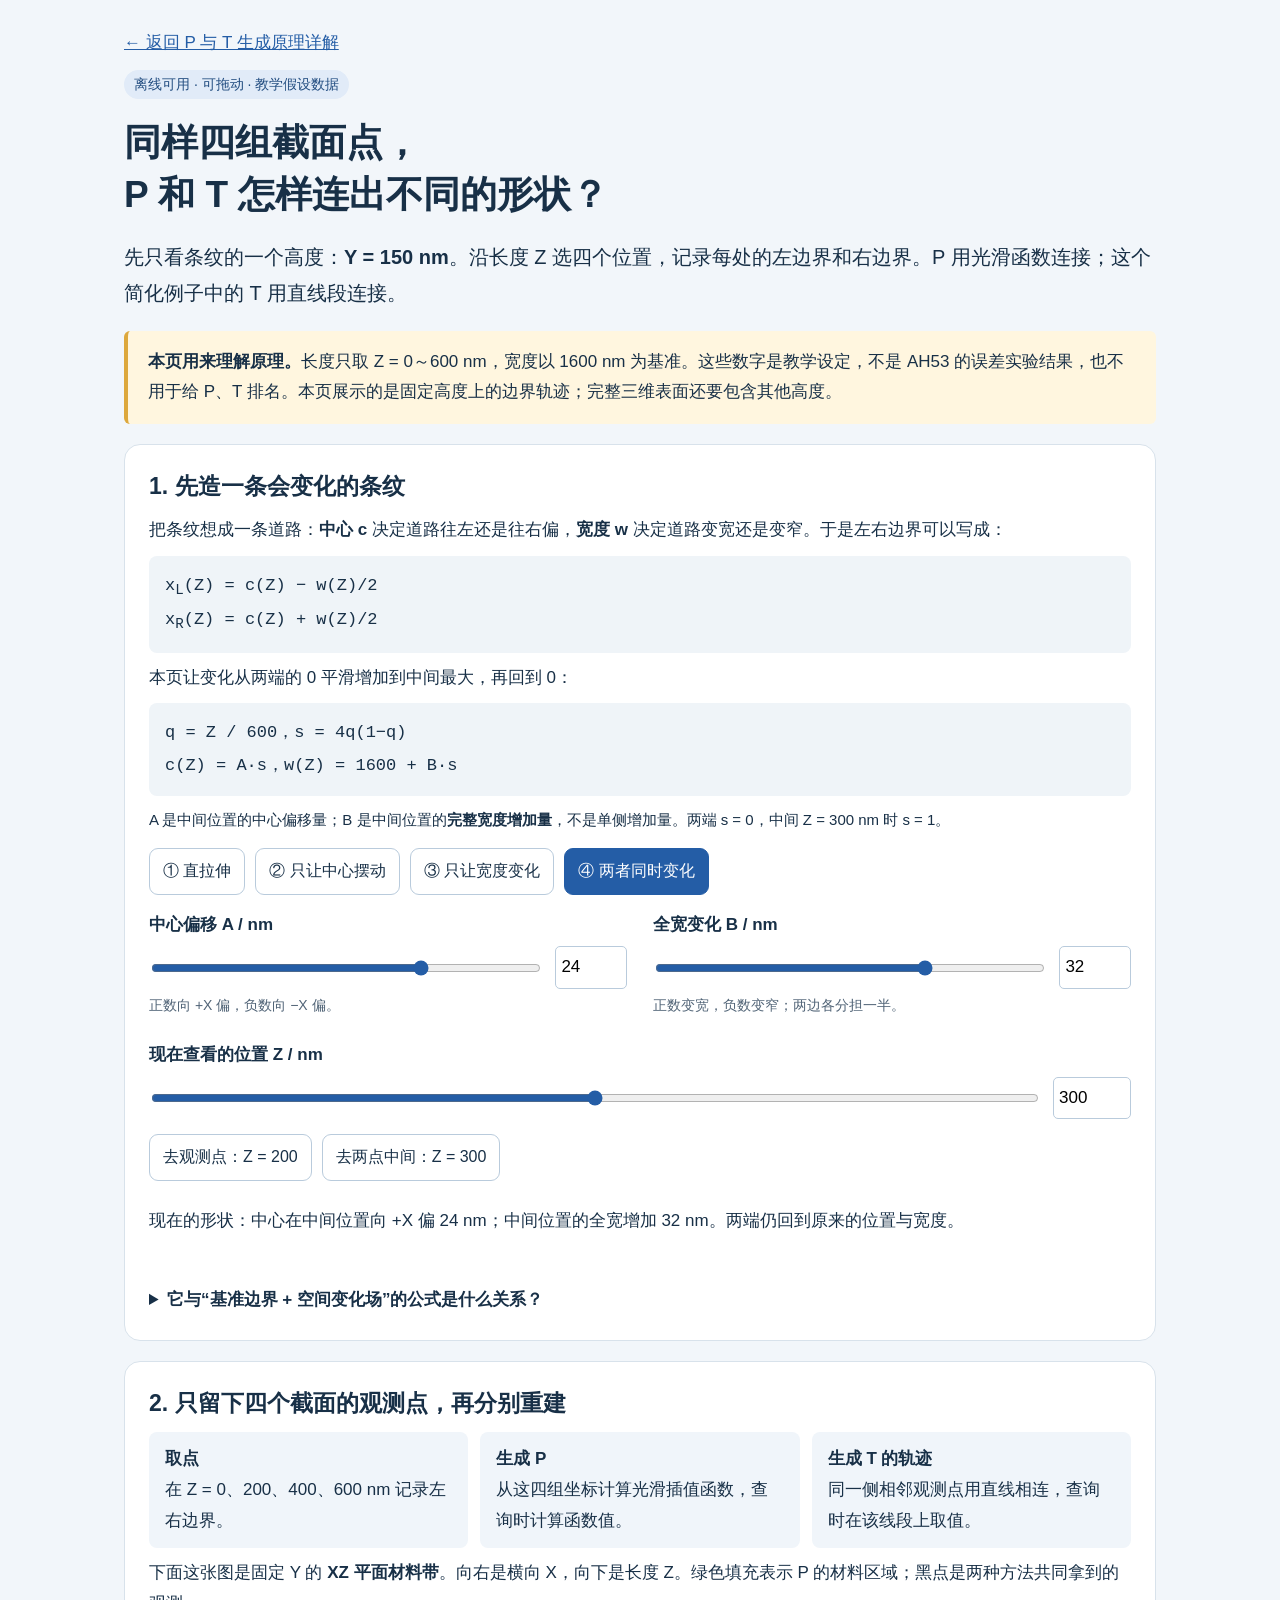
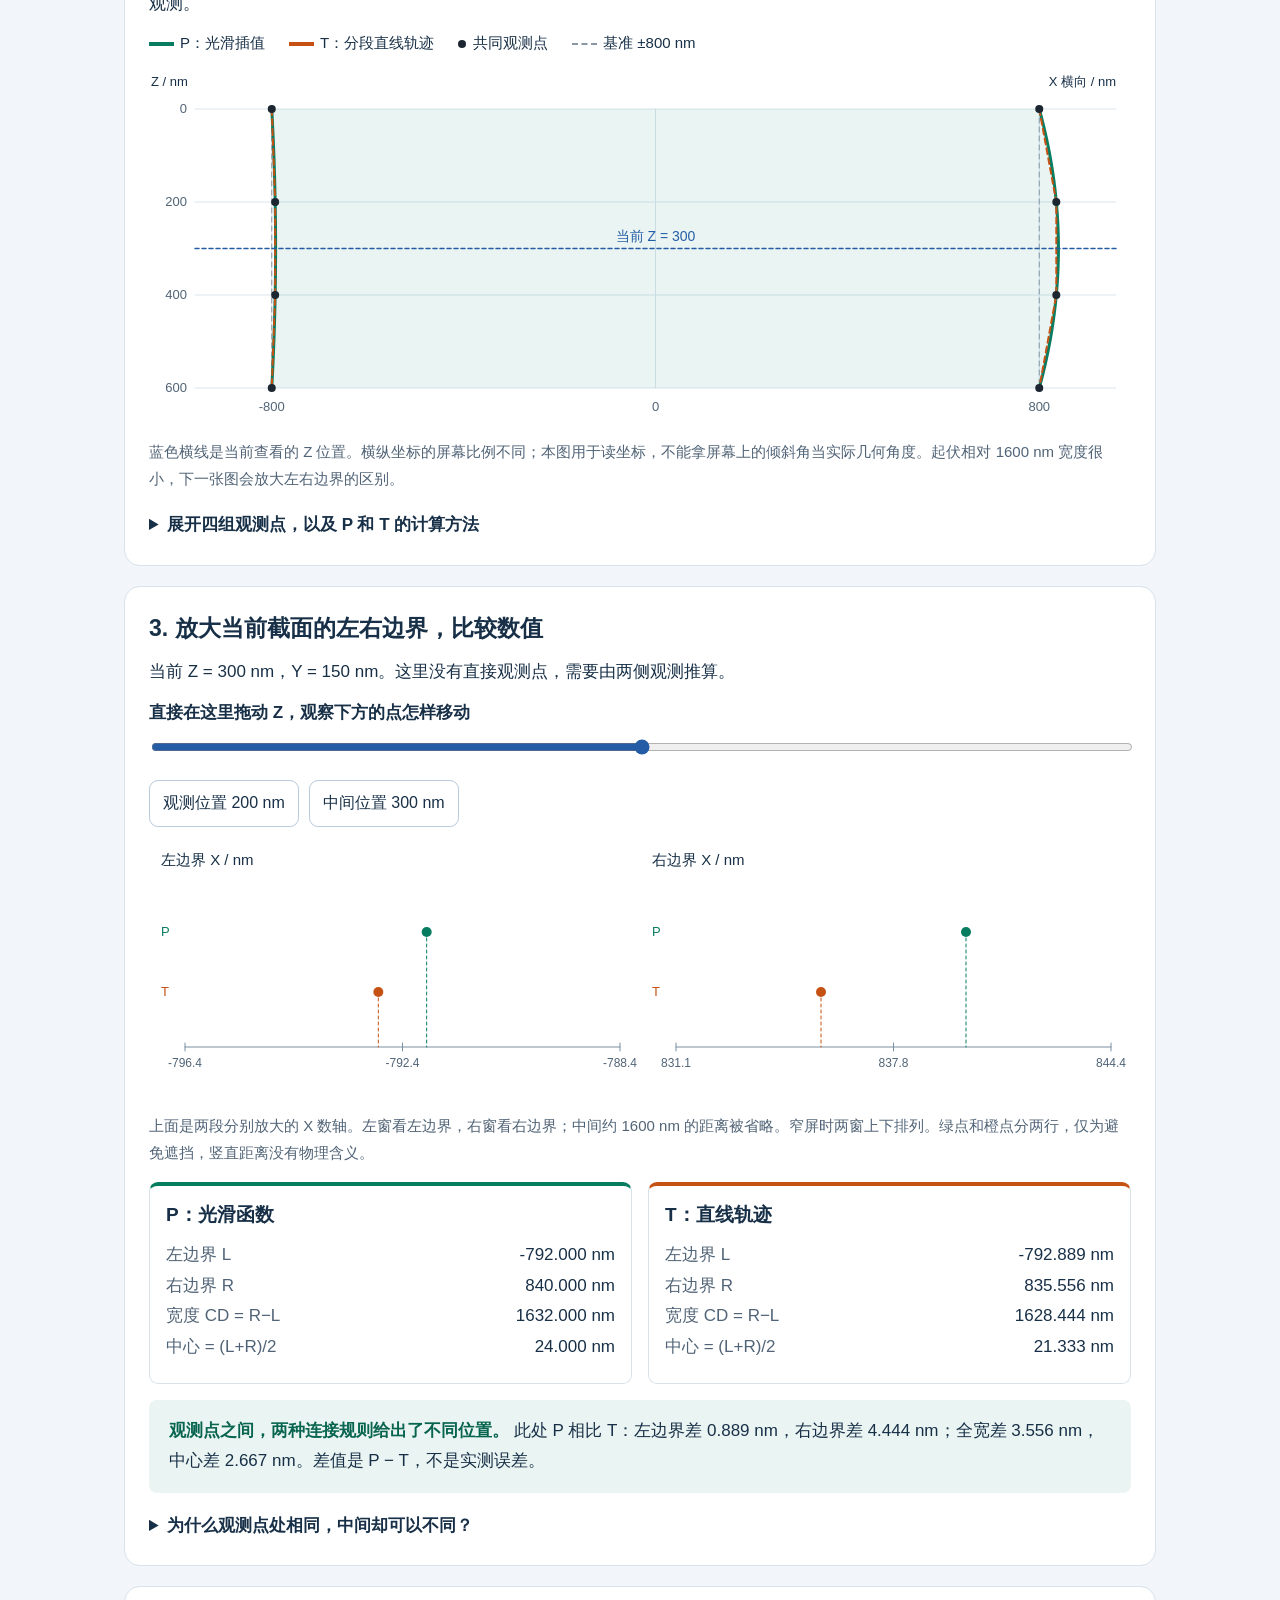
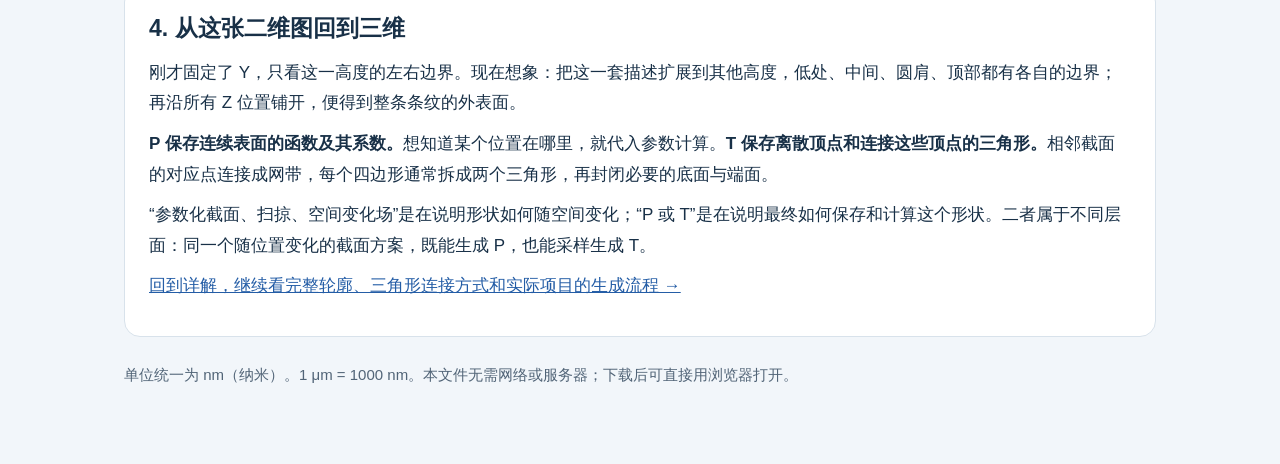
<file: 3D-Geometry/ah53-geometry-validation/docs/PT生成原理_动手演示.html>
<!doctype html>
<html lang="zh-CN">
<head>
<meta charset="utf-8">
<meta name="viewport" content="width=device-width, initial-scale=1">
<title>P 和 T 怎样从同一批点生成？动手演示</title>
<style>
:root{color-scheme:light;--ink:#183047;--muted:#516477;--line:#d8e2eb;--paper:#fff;--green:#087c61;--orange:#c55213;--blue:#245da6}*{box-sizing:border-box}body{margin:0;background:#f2f6fa;color:var(--ink);font-family:"Microsoft YaHei","PingFang SC",sans-serif;line-height:1.8;font-size:17px}main{max-width:1080px;margin:auto;padding:28px 24px 64px}a{color:var(--blue)}h1{font-size:clamp(26px,4vw,37px);line-height:1.4;margin:18px 0}h2{font-size:23px;line-height:1.5;margin:0 0 12px}h3{font-size:19px;margin:16px 0 5px}p{margin:10px 0}.lead{font-size:20px}.badge{display:inline-block;padding:2px 10px;border-radius:20px;background:#e1ebf8;color:#224d80;font-size:14px}.card{background:var(--paper);border:1px solid var(--line);border-radius:16px;padding:24px;margin-top:20px}.notice{padding:16px 20px;border-left:4px solid #dda83c;background:#fff6df;border-radius:6px;margin:20px 0}.muted,.caption{color:var(--muted);font-size:15px}.formula{font-family:Consolas,"Microsoft YaHei",monospace;overflow-wrap:anywhere;background:#eff4f8;border-radius:8px;padding:14px 16px;line-height:1.9}.presets{display:flex;flex-wrap:wrap;gap:10px;margin:15px 0}button{font:inherit;font-size:16px;padding:8px 13px;border-radius:9px;border:1px solid #b9cbdc;background:#fff;color:var(--ink);cursor:pointer}button:hover{background:#edf4fc}button:focus-visible,input:focus-visible,summary:focus-visible{outline:3px solid #82ace0;outline-offset:3px}button[aria-pressed=true]{background:#245da6;color:#fff;border-color:#245da6}.controls{display:grid;grid-template-columns:1fr 1fr;gap:18px 26px}.control label{display:block;font-weight:700;margin-bottom:6px}.control .row{display:flex;gap:12px;align-items:center}.control input[type=range]{width:100%;min-width:0;accent-color:#245da6}.control input[type=number]{width:85px;min-width:65px;font:inherit;padding:5px;border:1px solid #b9cbdc;border-radius:5px}.control.wide{grid-column:1/-1}.hint{font-size:14px;color:var(--muted);margin:4px 0}.legend{display:flex;gap:10px 24px;flex-wrap:wrap;font-size:15px;margin:4px 0 12px}.swatch{display:inline-block;vertical-align:middle;width:25px;height:4px;margin-right:6px}.swatch.p{background:var(--green)}.swatch.t{background:var(--orange)}.swatch.base{height:0;border-top:2px dashed #8997a5}.dot{display:inline-block;width:8px;height:8px;border-radius:50%;background:#1b2631;margin-right:7px}canvas{display:block;width:100%;height:360px}#rulers{height:260px}.readouts{display:grid;grid-template-columns:1fr 1fr;gap:16px;margin:16px 0}.readout{border:1px solid var(--line);border-top:4px solid var(--green);border-radius:9px;padding:12px 16px;min-width:0}.readout.t{border-top-color:var(--orange)}.readout strong{font-size:19px}.readout dl{margin:8px 0}.readout dl div{display:flex;justify-content:space-between;gap:8px}.readout dt{color:var(--muted)}.readout dd{margin:0;font-variant-numeric:tabular-nums;white-space:nowrap}.takeaway{padding:16px 20px;background:#eaf4f2;border-radius:8px}.takeaway strong{color:#07644f}.table-wrap{overflow:auto;margin:12px 0}table{border-collapse:collapse;width:100%;font-size:15px}th,td{padding:9px;border-bottom:1px solid var(--line);text-align:right;white-space:nowrap}th:first-child,td:first-child{text-align:left}summary{font-weight:700;cursor:pointer}details{margin:18px 0 0}details p{font-size:16px}.steps{display:grid;grid-template-columns:repeat(3,1fr);gap:12px}.step{padding:12px 16px;background:#f0f5fa;border-radius:8px}.step strong{display:block}.mono{font-family:Consolas,monospace}.footer{font-size:15px;color:var(--muted);margin-top:24px}.status{min-height:3.6em}.small{font-size:15px}.rule{height:1px;background:var(--line);margin:20px 0}
@media(max-width:600px){main{padding:18px 14px 40px}body{font-size:16px}.card{padding:17px 14px;border-radius:12px}h2{font-size:21px}.lead{font-size:18px}.controls,.readouts,.steps{grid-template-columns:1fr}.control.wide{grid-column:auto}.readout dl div{max-width:360px}.legend{gap:7px 15px}canvas{height:340px}#rulers{height:300px}.formula{padding:12px;font-size:14px}.notice{padding:12px 14px}button{font-size:15px}.status{min-height:5em}}
</style>
</head>
<body>
<main>
<a href="../AH53_P与T生成原理_从截面到三维.html">← 返回 P 与 T 生成原理详解</a>
<p><span class="badge">离线可用 · 可拖动 · 教学假设数据</span></p>
<h1>同样四组截面点，<br>P 和 T 怎样连出不同的形状？</h1>
<p class="lead">先只看条纹的一个高度：<strong>Y = 150 nm</strong>。沿长度 Z 选四个位置，记录每处的左边界和右边界。P 用光滑函数连接；这个简化例子中的 T 用直线段连接。</p>
<div class="notice"><strong>本页用来理解原理。</strong>长度只取 Z = 0～600 nm，宽度以 1600 nm 为基准。这些数字是教学设定，不是 AH53 的误差实验结果，也不用于给 P、T 排名。本页展示的是固定高度上的边界轨迹；完整三维表面还要包含其他高度。</div>

<section class="card">
<h2>1. 先造一条会变化的条纹</h2>
<p>把条纹想成一条道路：<strong>中心 c</strong> 决定道路往左还是往右偏，<strong>宽度 w</strong> 决定道路变宽还是变窄。于是左右边界可以写成：</p>
<div class="formula">x<sub>L</sub>(Z) = c(Z) − w(Z)/2<br>x<sub>R</sub>(Z) = c(Z) + w(Z)/2</div>
<p>本页让变化从两端的 0 平滑增加到中间最大，再回到 0：</p>
<div class="formula">q = Z / 600，s = 4q(1−q)<br>c(Z) = A·s，w(Z) = 1600 + B·s</div>
<p class="small">A 是中间位置的中心偏移量；B 是中间位置的<strong>完整宽度增加量</strong>，不是单侧增加量。两端 s = 0，中间 Z = 300 nm 时 s = 1。</p>
<div class="presets" aria-label="形状预设">
<button type="button" data-a="0" data-b="0" aria-pressed="false">① 直拉伸</button>
<button type="button" data-a="24" data-b="0" aria-pressed="false">② 只让中心摆动</button>
<button type="button" data-a="0" data-b="32" aria-pressed="false">③ 只让宽度变化</button>
<button type="button" data-a="24" data-b="32" aria-pressed="true">④ 两者同时变化</button>
</div>
<div class="controls">
<div class="control"><label for="amplitude">中心偏移 A / nm</label><div class="row"><input id="amplitude" type="range" min="-60" max="60" step="1" value="24"><input id="amplitude-number" type="number" min="-60" max="60" step="1" value="24" aria-label="中心偏移 A 数值"></div><p class="hint">正数向 +X 偏，负数向 −X 偏。</p></div>
<div class="control"><label for="width-amplitude">全宽变化 B / nm</label><div class="row"><input id="width-amplitude" type="range" min="-80" max="80" step="1" value="32"><input id="width-number" type="number" min="-80" max="80" step="1" value="32" aria-label="全宽变化 B 数值"></div><p class="hint">正数变宽，负数变窄；两边各分担一半。</p></div>
<div class="control wide"><label for="position">现在查看的位置 Z / nm</label><div class="row"><input id="position" type="range" min="0" max="600" step="1" value="300"><input id="position-number" type="number" min="0" max="600" step="1" value="300" aria-label="当前位置 Z 数值"></div><div class="presets"><button id="at-observation" type="button">去观测点：Z = 200</button><button id="at-middle" type="button">去两点中间：Z = 300</button></div></div>
</div>
<p id="shape-description" class="status" aria-live="polite"></p>
<details><summary>它与“基准边界 + 空间变化场”的公式是什么关系？</summary>
<p>在本页固定的 Y = 150 nm 高度，基准左边界是 −800 nm，基准右边界是 +800 nm。你的公式在这里具体变成：</p>
<div class="formula">x<sub>L</sub> = −800 + u<sub>L</sub>，x<sub>R</sub> = +800 + u<sub>R</sub><br>u<sub>L</sub> = c − (w−1600)/2 = (A−B/2)·s<br>u<sub>R</sub> = c + (w−1600)/2 = (A+B/2)·s</div>
<p>因此左右变化场不是另一种神秘结构：它们就是每个位置相对基准边界的位移。两侧同向等量移动只改变中心；两侧反向移动会改变宽度。完整模型中的 u 还可以随高度 Y 变化，本页暂时把 Y 固定住。</p>
</details>
</section>

<section class="card">
<h2>2. 只留下四个截面的观测点，再分别重建</h2>
<div class="steps"><div class="step"><strong>取点</strong>在 Z = 0、200、400、600 nm 记录左右边界。</div><div class="step"><strong>生成 P</strong>从这四组坐标计算光滑插值函数，查询时计算函数值。</div><div class="step"><strong>生成 T 的轨迹</strong>同一侧相邻观测点用直线相连，查询时在该线段上取值。</div></div>
<p>下面这张图是固定 Y 的 <strong>XZ 平面材料带</strong>。向右是横向 X，向下是长度 Z。绿色填充表示 P 的材料区域；黑点是两种方法共同拿到的观测。</p>
<div class="legend"><span><i class="swatch p"></i>P：光滑插值</span><span><i class="swatch t"></i>T：分段直线轨迹</span><span><i class="dot"></i>共同观测点</span><span><i class="swatch base"></i>基准 ±800 nm</span></div>
<canvas id="band" role="img" aria-label="固定高度 Y 等于 150 纳米的 XZ 材料带，显示 P 光滑边界、T 分段直线边界与共同观测点"></canvas>
<p class="caption">蓝色横线是当前查看的 Z 位置。横纵坐标的屏幕比例不同；本图用于读坐标，不能拿屏幕上的倾斜角当实际几何角度。起伏相对 1600 nm 宽度很小，下一张图会放大左右边界的区别。</p>
<details><summary>展开四组观测点，以及 P 和 T 的计算方法</summary>
<div class="table-wrap"><table><thead><tr><th>Z / nm</th><th>左点 X / nm</th><th>右点 X / nm</th><th>中心 / nm</th><th>全宽 / nm</th></tr></thead><tbody id="samples"></tbody></table></div>
<p><strong>P 的教学版：</strong>给定四个 Z 值和对应的左边界值，用四点 Lagrange 插值计算唯一的至多三次多项式；右边界同样处理。程序先保存这四个样本，之后 P 的查询只使用样本。</p>
<div class="formula">P(Z) = Σ<sub>i=0…3</sub> x<sub>i</sub> · ℓ<sub>i</sub>(Z)<br>ℓ<sub>i</sub>(Z) = ∏<sub>j≠i</sub> (Z−Z<sub>j</sub>)/(Z<sub>i</sub>−Z<sub>j</sub>)</div>
<p>本页造数据的 s 是二次多项式，所以四点插值刚好能恢复它。这里的 P 与无内部结点、经过这四点的三次样条给出相同结果；这只是完整 P 方法中一个很简单的特例。实际项目使用分区轮廓的二维张量积三次样条，并不只存四个点，也不使用一条全局多项式处理整个大 Mark。</p>
<p><strong>T 的教学版轨迹：</strong>找到包围当前位置的两个观测截面 Z<sub>i</sub>、Z<sub>i+1</sub>，计算当前位置走到了这段距离的几成，再按这个比例混合两个端点。</p>
<div class="formula">t = (Z−Z<sub>i</sub>)/(Z<sub>i+1</sub>−Z<sub>i</sub>)<br>T(Z) = (1−t)·x<sub>i</sub> + t·x<sub>i+1</sub></div>
<p>完整 T 保存的是三维顶点和三角形连接关系，表面由平面三角形组成。本页特意只观察一条沿 Z 的顶点轨迹，所以可以直接画成分段直线。<strong>完整三角网格在任意高度切开后，通常需要计算平面与三角形的交线，不能一律套用这里“两点之间直线插值”的简化公式。</strong></p>
</details>
</section>

<section class="card">
<h2>3. 放大当前截面的左右边界，比较数值</h2>
<p id="position-description"></p>
<div class="control"><label for="position-detail">直接在这里拖动 Z，观察下方的点怎样移动</label><input id="position-detail" type="range" min="0" max="600" step="1" value="300"><div class="presets"><button type="button" id="detail-observation">观测位置 200 nm</button><button type="button" id="detail-middle">中间位置 300 nm</button></div></div>
<canvas id="rulers" role="img" aria-label="左右边界分别放大的横向位置数轴，比较 P 与 T 的当前位置"></canvas>
<p class="caption">上面是两段分别放大的 X 数轴。左窗看左边界，右窗看右边界；中间约 1600 nm 的距离被省略。窄屏时两窗上下排列。绿点和橙点分两行，仅为避免遮挡，竖直距离没有物理含义。</p>
<div class="readouts">
<div class="readout"><strong>P：光滑函数</strong><dl><div><dt>左边界 L</dt><dd id="p-left"></dd></div><div><dt>右边界 R</dt><dd id="p-right"></dd></div><div><dt>宽度 CD = R−L</dt><dd id="p-width"></dd></div><div><dt>中心 = (L+R)/2</dt><dd id="p-center"></dd></div></dl></div>
<div class="readout t"><strong>T：直线轨迹</strong><dl><div><dt>左边界 L</dt><dd id="t-left"></dd></div><div><dt>右边界 R</dt><dd id="t-right"></dd></div><div><dt>宽度 CD = R−L</dt><dd id="t-width"></dd></div><div><dt>中心 = (L+R)/2</dt><dd id="t-center"></dd></div></dl></div>
</div>
<div class="takeaway" id="comparison" aria-live="polite"></div>
<details><summary>为什么观测点处相同，中间却可以不同？</summary>
<p>因为共同输入只告诉我们“这四处在哪里”，没有把它们之间的所有位置都告诉我们。两种方法都忠实经过样本，但采用了不同的连接规则：P 用平滑函数，T 用平面片组成表面；本例考察的轨迹因此是直线段。</p>
<p>这不是 P 多读了参考答案：本页 P 的插值同样只读这四组点。但教学参考恰好是一个光滑二次函数，恰好能被所用插值精确重建。若实物有尖角、噪声或两点之间隐藏着缺陷，不能据本页认定 P 一定更准确。</p>
</details>
</section>

<section class="card">
<h2>4. 从这张二维图回到三维</h2>
<p>刚才固定了 Y，只看这一高度的左右边界。现在想象：把这一套描述扩展到其他高度，低处、中间、圆肩、顶部都有各自的边界；再沿所有 Z 位置铺开，便得到整条条纹的外表面。</p>
<p><strong>P 保存连续表面的函数及其系数。</strong>想知道某个位置在哪里，就代入参数计算。<strong>T 保存离散顶点和连接这些顶点的三角形。</strong>相邻截面的对应点连接成网带，每个四边形通常拆成两个三角形，再封闭必要的底面与端面。</p>
<p>“参数化截面、扫掠、空间变化场”是在说明形状如何随空间变化；“P 或 T”是在说明最终如何保存和计算这个形状。二者属于不同层面：同一个随位置变化的截面方案，既能生成 P，也能采样生成 T。</p>
<p><a href="../AH53_P与T生成原理_从截面到三维.html">回到详解，继续看完整轮廓、三角形连接方式和实际项目的生成流程 →</a></p>
</section>
<p class="footer">单位统一为 nm（纳米）。1 μm = 1000 nm。本文件无需网络或服务器；下载后可直接用浏览器打开。</p>
</main>
<script>
(() => {
'use strict';
const $ = id => document.getElementById(id);
const state = {a:24,b:32,z:300};
const sampleZ = [0,200,400,600];
let observations = [];
const fmt = x => (Math.abs(x)<0.0005?0:x).toFixed(3);
const colors = {p:'#087c61',t:'#c55213',ink:'#183047',muted:'#516477',grid:'#dbe5ee',blue:'#245da6'};
function source(z){const q=z/600,s=4*q*(1-q),c=state.a*s,w=1600+state.b*s;return {z,l:c-w/2,r:c+w/2,c,w};}
function pValue(z,key){let y=0;for(let i=0;i<4;i++){let basis=1;for(let j=0;j<4;j++)if(i!==j)basis*=(z-sampleZ[j])/(sampleZ[i]-sampleZ[j]);y+=observations[i][key]*basis;}return y;}
function tValue(z,key){const i=Math.min(2,Math.floor(z/200)),t=(z-sampleZ[i])/200;return observations[i][key]*(1-t)+observations[i+1][key]*t;}
function values(z,fn){const l=fn(z,'l'),r=fn(z,'r');return {l,r,w:r-l,c:(r+l)/2};}
function context(id){const canvas=$(id),rect=canvas.getBoundingClientRect(),dpr=window.devicePixelRatio||1;canvas.width=Math.round(rect.width*dpr);canvas.height=Math.round(rect.height*dpr);const ctx=canvas.getContext('2d');ctx.setTransform(dpr,0,0,dpr,0,0);ctx.font='13px "Microsoft YaHei", sans-serif';ctx.lineCap='round';return {ctx,w:rect.width,h:rect.height};}
function line(ctx,x1,y1,x2,y2,color,width=1,dash=[]){ctx.beginPath();ctx.strokeStyle=color;ctx.lineWidth=width;ctx.setLineDash(dash);ctx.moveTo(x1,y1);ctx.lineTo(x2,y2);ctx.stroke();ctx.setLineDash([]);}
function text(ctx,str,x,y,color=colors.muted,align='left',size=13){ctx.font=size+'px "Microsoft YaHei", sans-serif';ctx.fillStyle=color;ctx.textAlign=align;ctx.fillText(str,x,y);}
function dot(ctx,x,y,r,color){ctx.beginPath();ctx.arc(x,y,r,0,Math.PI*2);ctx.fillStyle=color;ctx.fill();}
function drawBand(){const {ctx,w,h}=context('band'),left=46,right=w-15,top=41,bottom=h-40;const fx=x=>left+(x+960)/1920*(right-left),fy=z=>top+z/600*(bottom-top);
text(ctx,'X 横向 / nm',right,18,colors.ink,'right');text(ctx,'Z / nm',2,18,colors.ink);
[-800,0,800].forEach(x=>{line(ctx,fx(x),top,fx(x),bottom,colors.grid);text(ctx,String(x),fx(x),bottom+23,colors.muted,'center');});
sampleZ.forEach(z=>{line(ctx,left,fy(z),right,fy(z),colors.grid);text(ctx,String(z),left-8,fy(z)+4,colors.muted,'right');});
ctx.beginPath();for(let z=0;z<=600;z+=3){const x=fx(pValue(z,'l')),y=fy(z);if(z===0)ctx.moveTo(x,y);else ctx.lineTo(x,y);}for(let z=600;z>=0;z-=3)ctx.lineTo(fx(pValue(z,'r')),fy(z));ctx.closePath();ctx.fillStyle='#087c6115';ctx.fill();
[-800,800].forEach(x=>line(ctx,fx(x),top,fx(x),bottom,'#8796a6',1,[5,4]));
['l','r'].forEach(key=>{ctx.beginPath();for(let z=0;z<=600;z+=2){const x=fx(pValue(z,key)),y=fy(z);if(z===0)ctx.moveTo(x,y);else ctx.lineTo(x,y);}ctx.strokeStyle=colors.p;ctx.lineWidth=3;ctx.stroke();ctx.beginPath();observations.forEach((p,i)=>{if(i===0)ctx.moveTo(fx(p[key]),fy(p.z));else ctx.lineTo(fx(p[key]),fy(p.z));});ctx.strokeStyle=colors.t;ctx.lineWidth=2;ctx.setLineDash([6,4]);ctx.stroke();ctx.setLineDash([]);observations.forEach(p=>dot(ctx,fx(p[key]),fy(p.z),4,'#1b2631'));});
line(ctx,left,fy(state.z),right,fy(state.z),colors.blue,1.5,[4,3]);
const labelY=Math.max(top+18,Math.min(bottom-9,fy(state.z)-8));text(ctx,'当前 Z = '+state.z,fx(0),labelY,colors.blue,'center',14);
}
function drawRulers(p,t){const {ctx,w,h}=context('rulers'),vertical=w<560;const panels=[{key:'l',title:'左边界 X / nm',base:-800},{key:'r',title:'右边界 X / nm',base:800}];panels.forEach((panel,index)=>{const x0=vertical?0:index*w/2,y0=vertical?index*h/2:0,pw=vertical?w:w/2,ph=vertical?h/2:h;const pad=36,xleft=x0+pad,xright=x0+pw-20,mid=(p[panel.key]+t[panel.key])/2;let span=Math.max(8,Math.abs(p[panel.key]-t[panel.key])*3);const low=mid-span/2,high=mid+span/2,fx=x=>xleft+(x-low)/span*(xright-xleft),axisY=y0+(vertical?ph-31:ph-55),pY=y0+(vertical?55:90),tY=y0+(vertical?85:150);
text(ctx,panel.title,x0+12,y0+23,colors.ink,'left',15);line(ctx,xleft,axisY,xright,axisY,'#7a8fa2',1);
for(let j=0;j<=2;j++){const value=low+span*j/2,x=fx(value);line(ctx,x,axisY-4,x,axisY+4,'#7a8fa2');text(ctx,value.toFixed(1),x,axisY+20,colors.muted,'center',12);}
if(panel.base>=low&&panel.base<=high){line(ctx,fx(panel.base),y0+35,fx(panel.base),axisY,'#8d9aa7',1,[3,4]);}
line(ctx,fx(p[panel.key]),pY,fx(p[panel.key]),axisY,colors.p,1,[3,3]);line(ctx,fx(t[panel.key]),tY,fx(t[panel.key]),axisY,colors.t,1,[3,3]);dot(ctx,fx(p[panel.key]),pY,5,colors.p);dot(ctx,fx(t[panel.key]),tY,5,colors.t);text(ctx,'P',x0+12,pY+4,colors.p);text(ctx,'T',x0+12,tY+4,colors.t);
});}
function update(){observations=sampleZ.map(source);const p=values(state.z,pValue),t=values(state.z,tValue);['p','t'].forEach(name=>{const v=name==='p'?p:t;[['left','l'],['right','r'],['width','w'],['center','c']].forEach(([id,key])=>$(name+'-'+id).textContent=fmt(v[key])+' nm');});
$('position-detail').value=String(state.z);
$('samples').innerHTML=observations.map(v=>'<tr><td>'+v.z+'</td><td>'+fmt(v.l)+'</td><td>'+fmt(v.r)+'</td><td>'+fmt(v.c)+'</td><td>'+fmt(v.w)+'</td></tr>').join('');
document.querySelectorAll('[data-a]').forEach(button=>button.setAttribute('aria-pressed',String(Number(button.dataset.a)===state.a&&Number(button.dataset.b)===state.b)));
const movement=state.a===0?'中心保持在 X = 0':('中心在中间位置向 '+(state.a>0?'+X':'−X')+' 偏 '+Math.abs(state.a)+' nm');const widen=state.b===0?'宽度始终是 1600 nm':('中间位置的全宽'+(state.b>0?'增加':'减少')+' '+Math.abs(state.b)+' nm');
$('shape-description').textContent='现在的形状：'+movement+'；'+widen+'。两端仍回到原来的位置与宽度。';
const observed=sampleZ.includes(state.z);$('position-description').textContent='当前 Z = '+state.z+' nm，Y = 150 nm。'+(observed?'这里正好有一组共同观测点。':'这里没有直接观测点，需要由两侧观测推算。');
let message;if(observed){message='<strong>观测点处，两种方法吻合。</strong> 两者都经过保存的同一组边界点。点击“去两点中间”，再看连接规则带来的区别。';}else if(Math.abs(p.l-t.l)<1e-8&&Math.abs(p.r-t.r)<1e-8){message='<strong>当前形状在这里没有差别。</strong> 直边界用光滑函数和直线段都能准确表示。试试“只让中心摆动”或“两者同时变化”。';}else{message='<strong>观测点之间，两种连接规则给出了不同位置。</strong> 此处 P 相比 T：左边界差 '+fmt(p.l-t.l)+' nm，右边界差 '+fmt(p.r-t.r)+' nm；全宽差 '+fmt(p.w-t.w)+' nm，中心差 '+fmt(p.c-t.c)+' nm。差值是 P − T，不是实测误差。';}$('comparison').innerHTML=message;drawBand();drawRulers(p,t);}
function sync(key,rangeId,numId){const range=$(rangeId),num=$(numId);[range,num].forEach(control=>control.addEventListener('input',()=>{if(control.value==='')return;let value=Number(control.value);if(!Number.isFinite(value))return;value=Math.max(Number(range.min),Math.min(Number(range.max),Math.round(value)));state[key]=value;range.value=String(value);num.value=String(value);update();}));num.addEventListener('change',()=>{num.value=String(state[key]);});}
sync('a','amplitude','amplitude-number');sync('b','width-amplitude','width-number');sync('z','position','position-number');
function setZ(z){state.z=z;$('position').value=String(z);$('position-number').value=String(z);update();}
$('at-observation').addEventListener('click',()=>setZ(200));$('at-middle').addEventListener('click',()=>setZ(300));
$('detail-observation').addEventListener('click',()=>setZ(200));$('detail-middle').addEventListener('click',()=>setZ(300));$('position-detail').addEventListener('input',()=>setZ(Number($('position-detail').value)));
document.querySelectorAll('[data-a]').forEach(button=>button.addEventListener('click',()=>{state.a=Number(button.dataset.a);state.b=Number(button.dataset.b);$('amplitude').value=$('amplitude-number').value=String(state.a);$('width-amplitude').value=$('width-number').value=String(state.b);update();}));
let scheduled=false;window.addEventListener('resize',()=>{if(scheduled)return;scheduled=true;requestAnimationFrame(()=>{scheduled=false;update();});});update();
})();
</script>
</body>
</html>
</file>
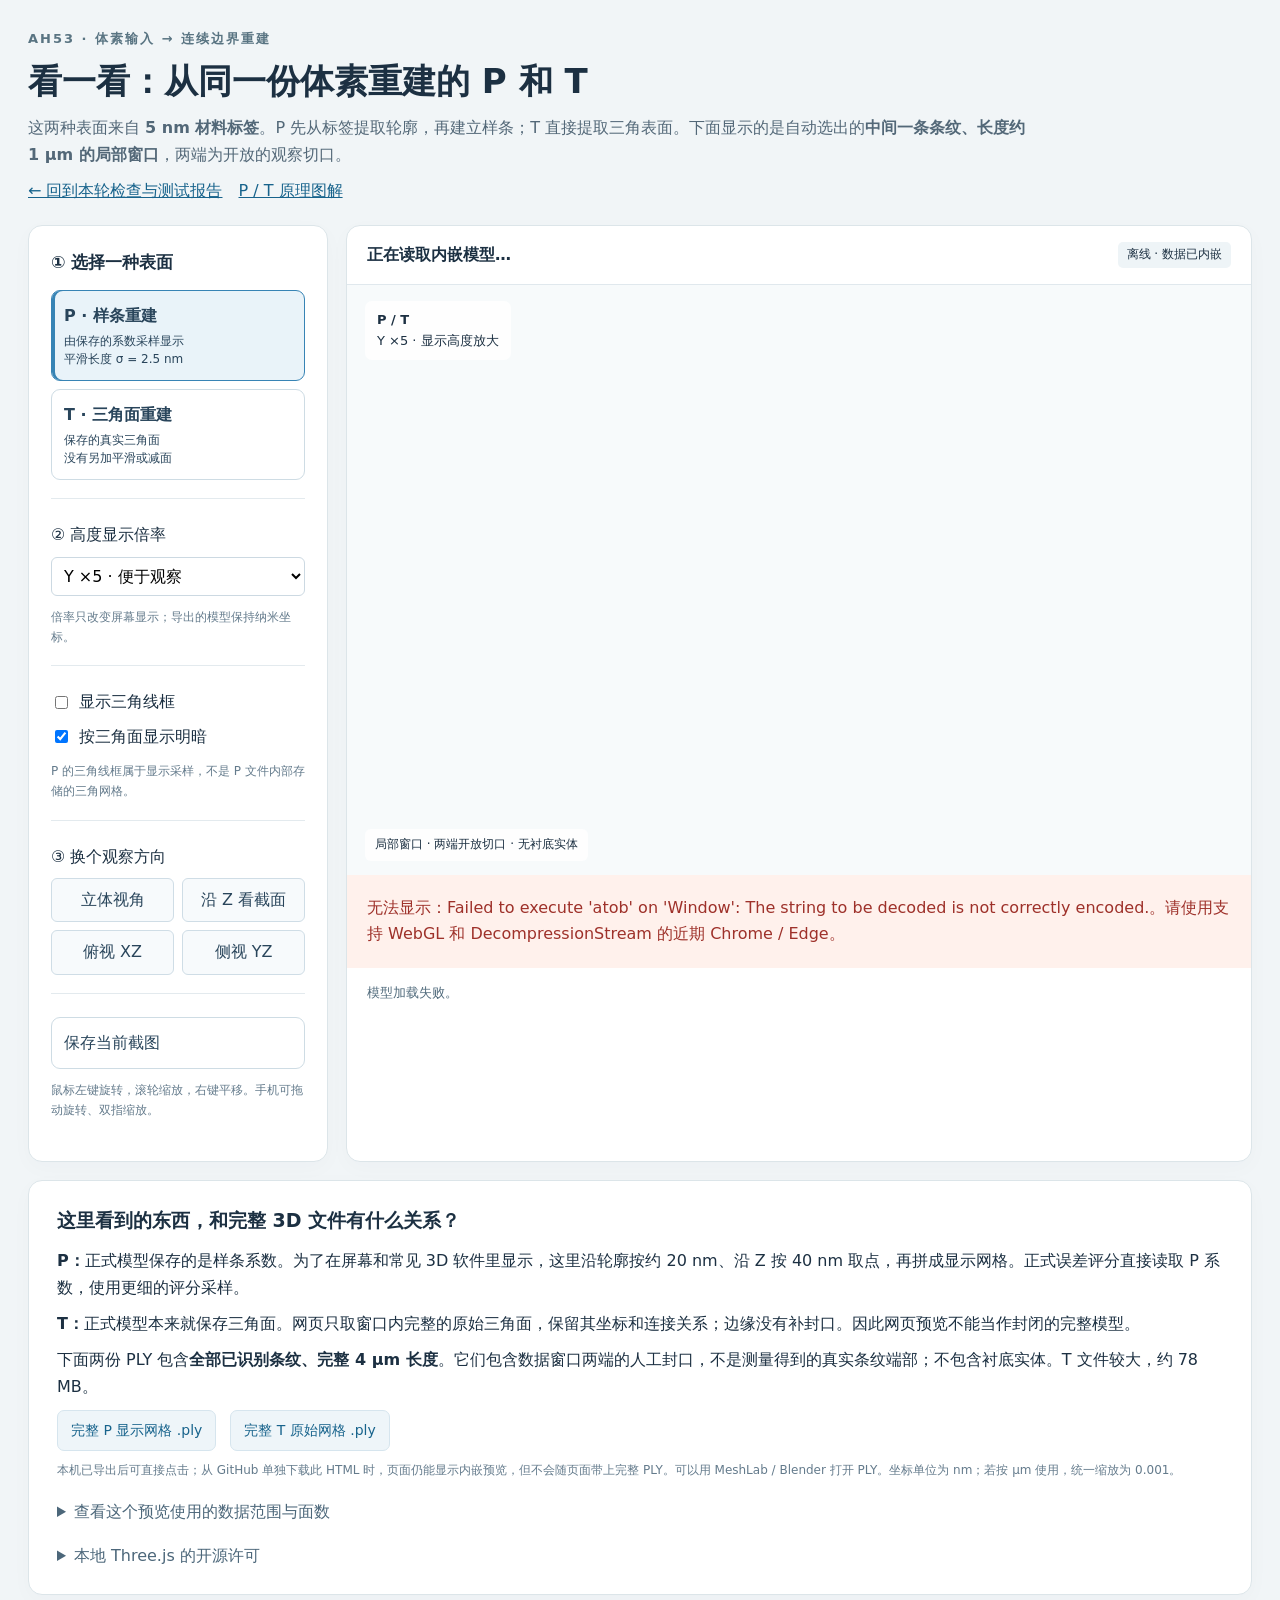
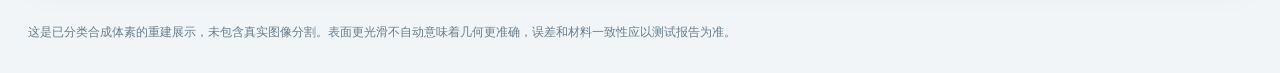
<file: 3D-Geometry/ah53-geometry-validation/scripts/voxel_reconstruction_viewer_template.html>
<!doctype html>
<html lang="zh-CN">
<head>
<meta charset="utf-8"><meta name="viewport" content="width=device-width,initial-scale=1">
<title>AH53｜从体素重建的 P 与 T · 离线 3D 查看</title>
<style>
:root{font-family:system-ui,"Microsoft YaHei",sans-serif;color:#1c3042;background:#f1f5f7;line-height:1.65}*{box-sizing:border-box}body{margin:0}a{color:#17638c}header{max-width:1440px;margin:auto;padding:28px 28px 20px}h1{font-size:clamp(24px,3.5vw,34px);line-height:1.35;margin:10px 0}header p{max-width:1000px;margin:10px 0;color:#536878}.eyebrow{font-size:13px;letter-spacing:2px;font-weight:700;color:#597482}.layout{display:grid;grid-template-columns:300px minmax(0,1fr);gap:18px;max-width:1440px;margin:0 auto;padding:0 28px 28px}.panel,.stage,.explain{background:#fff;border:1px solid #dce5e9;border-radius:14px;box-shadow:0 6px 22px #17395006}.panel{padding:22px;align-self:start}.panel h2{font-size:17px;margin:0 0 14px}.choice{display:block;width:100%;border:1px solid #cedce4;background:#fff;padding:12px;text-align:left;border-radius:9px;cursor:pointer;color:#29455b;margin:8px 0;font:inherit}.choice strong{display:block;font-size:16px}.choice small{display:block;font-size:12px;margin-top:3px;line-height:1.5}.choice[aria-pressed=true]{background:#e9f3f9;border-color:#3784b5;box-shadow:inset 3px 0 #3784b5}.choice[data-kind=T][aria-pressed=true]{background:#fff3e7;border-color:#b8752d;box-shadow:inset 3px 0 #b8752d}.control{margin:18px 0;padding-top:15px;border-top:1px solid #e3eaee}.control label{display:block;margin:8px 0}select,button{font:inherit}select{width:100%;padding:8px;border:1px solid #ccd9e2;border-radius:6px;background:#fff}.check{display:flex!important;gap:8px;align-items:center}.buttons{display:grid;grid-template-columns:1fr 1fr;gap:8px}.buttons button{padding:8px;border:1px solid #cfdde6;background:#f7fafc;border-radius:6px;color:#29455b;cursor:pointer}.note{font-size:12px;color:#647b8c}.stage{overflow:hidden;min-width:0}.stage-head{padding:16px 20px;border-bottom:1px solid #e0e8ed;display:flex;justify-content:space-between;gap:12px;flex-wrap:wrap}.stage-head strong{font-size:16px}.badge{font-size:12px;background:#eef4f7;border-radius:5px;padding:3px 9px;display:inline-block}.viewport{height:590px;position:relative;overflow:hidden;background:#f7fafb}#canvas{display:block;width:100%;height:100%;touch-action:none}.overlay{position:absolute;top:16px;left:18px;max-width:75%;background:#ffffffdb;padding:8px 12px;border-radius:7px;pointer-events:none;font-size:13px}.overlay b{display:block}.axis-label{position:absolute;padding:2px 5px;border-radius:3px;background:#ffffffdf;font-size:12px;font-weight:700;pointer-events:none}.viewport-note{position:absolute;bottom:14px;left:18px;background:#ffffffdb;padding:6px 10px;border-radius:6px;font-size:12px;pointer-events:none}.stage-foot{padding:14px 20px;font-size:13px;color:#526c7d;min-height:70px}#error{padding:20px;color:#9e312a;background:#fff1ec}#error[hidden]{display:none}.details{grid-column:1/-1}.explain{padding:24px 28px}.explain h2{font-size:19px;margin:0 0 12px}.explain p{margin:10px 0}.explain ul{padding-left:22px}.downloads{display:flex;gap:14px;flex-wrap:wrap}.downloads a{padding:8px 13px;background:#eef5f9;border:1px solid #d6e5ee;border-radius:7px;text-decoration:none;font-size:14px}.mono{font-family:ui-monospace,Consolas,monospace;overflow-wrap:anywhere;font-size:12px}details{margin-top:18px}summary{cursor:pointer;color:#4c677a}pre{white-space:pre-wrap;word-break:break-word;font-size:12px;max-height:250px;overflow:auto}footer{max-width:1440px;margin:auto;padding:0 28px 30px;color:#677d8c;font-size:12px}@media(max-width:900px){.layout{grid-template-columns:1fr}.panel{display:grid;grid-template-columns:1fr 1fr;gap:0 20px}.panel h2,.panel>.note{grid-column:1/-1}.control{margin-top:12px}.viewport{height:520px}}@media(max-width:520px){header{padding:20px 16px 12px}.layout{padding:0 12px 20px;gap:12px}.panel{padding:16px;gap:0 12px}.choice{padding:10px}.choice strong{font-size:14px}.control{font-size:13px}.viewport{height:440px}.overlay{font-size:11px;left:10px;top:10px}.stage-head,.stage-foot{padding:12px}.explain{padding:18px}.stage-head strong{font-size:14px}}
</style>
</head>
<body>
<header>
<div class="eyebrow">AH53 · 体素输入 → 连续边界重建</div>
<h1>看一看：从同一份体素重建的 P 和 T</h1>
<p>这两种表面来自 <strong>5 nm 材料标签</strong>。P 先从标签提取轮廓，再建立样条；T 直接提取三角表面。下面显示的是自动选出的<strong>中间一条条纹、长度约 1 μm 的局部窗口</strong>，两端为开放的观察切口。</p>
<a href="AH53_从体素重建P与T_检查与测试.html">← 回到本轮检查与测试报告</a>　<a href="AH53_P与T生成原理_从截面到三维.html">P / T 原理图解</a>
</header>
<main class="layout">
<aside class="panel">
<h2>① 选择一种表面</h2>
<button class="choice" data-kind="P" id="show-p" aria-pressed="true"><strong>P · 样条重建</strong><small>由保存的系数采样显示<br>平滑长度 σ = 2.5 nm</small></button>
<button class="choice" data-kind="T" id="show-t" aria-pressed="false"><strong>T · 三角面重建</strong><small>保存的真实三角面<br>没有另加平滑或减面</small></button>
<div class="control"><label for="gain">② 高度显示倍率</label><select id="gain"><option value="1">Y ×1 · 真实比例</option><option value="5" selected>Y ×5 · 便于观察</option><option value="10">Y ×10 · 放大高度</option></select><p class="note">倍率只改变屏幕显示；导出的模型保持纳米坐标。</p></div>
<div class="control"><label class="check"><input id="wire" type="checkbox">显示三角线框</label><label class="check"><input id="flat" type="checkbox" checked>按三角面显示明暗</label><p class="note">P 的三角线框属于显示采样，不是 P 文件内部存储的三角网格。</p></div>
<div class="control"><label>③ 换个观察方向</label><div class="buttons"><button id="view-oblique">立体视角</button><button id="view-xy">沿 Z 看截面</button><button id="view-top">俯视 XZ</button><button id="view-side">侧视 YZ</button></div></div>
<div class="control"><button class="choice" id="save-image">保存当前截图</button><p class="note">鼠标左键旋转，滚轮缩放，右键平移。手机可拖动旋转、双指缩放。</p></div>
</aside>
<section class="stage" aria-label="交互三维模型">
<div class="stage-head"><strong id="current-title">正在读取内嵌模型…</strong><span class="badge">离线 · 数据已内嵌</span></div>
<div class="viewport" id="viewport"><canvas id="canvas"></canvas><div class="overlay"><b id="model-label">P / T</b><span id="scale-label">Y ×5 · 显示高度放大</span></div><span class="axis-label" id="axis-x" style="color:#b85246">X 横向</span><span class="axis-label" id="axis-y" style="color:#318957">Y 高度</span><span class="axis-label" id="axis-z" style="color:#3b68b1">Z 长度</span><div class="viewport-note">局部窗口 · 两端开放切口 · 无衬底实体</div></div>
<div id="error" hidden></div><div class="stage-foot" id="status" role="status">解压并读取页面内的数据，首次打开可能需要几秒。</div>
</section>
<section class="explain details">
<h2>这里看到的东西，和完整 3D 文件有什么关系？</h2>
<p><strong>P：</strong>正式模型保存的是样条系数。为了在屏幕和常见 3D 软件里显示，这里沿轮廓按约 20 nm、沿 Z 按 40 nm 取点，再拼成显示网格。正式误差评分直接读取 P 系数，使用更细的评分采样。</p>
<p><strong>T：</strong>正式模型本来就保存三角面。网页只取窗口内完整的原始三角面，保留其坐标和连接关系；边缘没有补封口。因此网页预览不能当作封闭的完整模型。</p>
<p>下面两份 PLY 包含<strong>全部已识别条纹、完整 4 μm 长度</strong>。它们包含数据窗口两端的人工封口，不是测量得到的真实条纹端部；不包含衬底实体。T 文件较大，约 78 MB。</p>
<div class="downloads"><a id="download-p" href="#" download>完整 P 显示网格 .ply</a><a id="download-t" href="#" download>完整 T 原始网格 .ply</a></div>
<p class="note">本机已导出后可直接点击；从 GitHub 单独下载此 HTML 时，页面仍能显示内嵌预览，但不会随页面带上完整 PLY。可以用 MeshLab / Blender 打开 PLY。坐标单位为 nm；若按 μm 使用，统一缩放为 0.001。</p>
<details><summary>查看这个预览使用的数据范围与面数</summary><pre id="metadata"></pre></details>
<details><summary>本地 Three.js 的开源许可</summary><pre>@@THREE_LICENSE@@</pre></details>
</section>
</main>
<footer>这是已分类合成体素的重建展示，未包含真实图像分割。表面更光滑不自动意味着几何更准确，误差和材料一致性应以测试报告为准。</footer>
<script id="preview-data" type="application/octet-stream">@@PREVIEW_GZ@@</script>
<script id="three-data" type="application/octet-stream">@@THREE_GZ@@</script>
<script id="controls-data" type="application/octet-stream">@@CONTROLS_GZ@@</script>
<script>
(async()=>{
  const $=id=>document.getElementById(id);
  const bytes=s=>Uint8Array.from(atob(s.trim()),c=>c.charCodeAt(0));
  async function unpack(id){const stream=new Blob([bytes($(id).textContent)]).stream().pipeThrough(new DecompressionStream('gzip'));return new Response(stream).text();}
  try{
    const [threeSource,controlsSource,dataText]=await Promise.all([unpack('three-data'),unpack('controls-data'),unpack('preview-data')]);
    const threeURL=URL.createObjectURL(new Blob([threeSource],{type:'text/javascript'}));
    const controlsURL=URL.createObjectURL(new Blob([controlsSource.replace("from 'three'",`from '${threeURL}'`)],{type:'text/javascript'}));
    const THREE=await import(threeURL);const {OrbitControls}=await import(controlsURL);const data=JSON.parse(dataText);
    const renderer=new THREE.WebGLRenderer({canvas:$('canvas'),antialias:true,preserveDrawingBuffer:true});
    renderer.setPixelRatio(Math.min(devicePixelRatio,2));renderer.setClearColor(0xf7fafb);renderer.outputColorSpace=THREE.SRGBColorSpace;
    const scene=new THREE.Scene();const camera=new THREE.PerspectiveCamera(38,1,.01,1000);camera.up.set(0,1,0);
    const controls=new OrbitControls(camera,renderer.domElement);controls.enableDamping=true;controls.dampingFactor=.12;
    scene.add(new THREE.HemisphereLight(0xffffff,0x68757b,2.1));const lamp=new THREE.DirectionalLight(0xffffff,2.3);lamp.position.set(4,8,6);scene.add(lamp);
    const fill=new THREE.DirectionalLight(0xc4ddfa,1.3);fill.position.set(-5,2,-4);scene.add(fill);
    const group=new THREE.Group();scene.add(group);const materials={},geometries={};
    for(const kind of ['P','T']){
      const raw=data[kind];const position=new Float32Array(bytes(raw.positions_f32_le).buffer);for(let i=0;i<position.length;i++)position[i]/=1000;
      const geometry=new THREE.BufferGeometry();geometry.setAttribute('position',new THREE.BufferAttribute(position,3));geometry.setIndex(new THREE.BufferAttribute(new Uint32Array(bytes(raw.indices_u32_le).buffer),1));geometry.computeVertexNormals();geometry.computeBoundingBox();geometries[kind]=geometry;
      materials[kind]=new THREE.MeshStandardMaterial({color:kind==='P'?0x3888b8:0xc78a42,roughness:.62,metalness:.04,side:THREE.DoubleSide,flatShading:true});
    }
    let kind='P',mesh,axes,axisEnds={},gain=5;const number=x=>x.toLocaleString('zh-CN');
    function bounds(){return new THREE.Box3().setFromObject(mesh);}
    function makeAxes(){if(axes){scene.remove(axes);axes.traverse(o=>{o.geometry?.dispose();o.material?.dispose();});}axes=new THREE.Group();scene.add(axes);const b=bounds();const p=new THREE.Vector3(b.min.x-.2,b.min.y-.15,b.min.z-.15);const length=.42;axisEnds={};for(const [axis,color,dir]of [['x',0xb85246,new THREE.Vector3(1,0,0)],['y',0x318957,new THREE.Vector3(0,1,0)],['z',0x3b68b1,new THREE.Vector3(0,0,1)]]){const arrow=new THREE.ArrowHelper(dir,p,length,color,.065,.03);axes.add(arrow);axisEnds[axis]=p.clone().addScaledVector(dir,length+.07);}}
    function view(mode='oblique'){const b=bounds(),center=b.getCenter(new THREE.Vector3()),size=b.getSize(new THREE.Vector3());const distance=Math.max(size.x,size.y,size.z)*2.35;controls.target.copy(center);const dirs={oblique:new THREE.Vector3(1.5,1.1,1.6),xy:new THREE.Vector3(0,0,1),top:new THREE.Vector3(0,1,.0001),side:new THREE.Vector3(1,0,0)};camera.position.copy(center).addScaledVector(dirs[mode].normalize(),distance);controls.update();}
    function choose(next){kind=next;if(mesh)group.remove(mesh);mesh=new THREE.Mesh(geometries[kind],materials[kind]);mesh.scale.y=gain;group.add(mesh);document.querySelectorAll('.choice[data-kind]').forEach(e=>e.setAttribute('aria-pressed',String(e.dataset.kind===kind)));$('current-title').textContent=kind==='P'?'P · 从保存的样条系数采样':'T · 窗口内保存的原始三角面';$('model-label').textContent=kind==='P'?'蓝色：P 的显示采样网格':'橙色：T 的实际三角网格';materials[kind].wireframe=$('wire').checked;materials[kind].flatShading=$('flat').checked;materials[kind].needsUpdate=true;const raw=data[kind];$('status').textContent=`${number(raw.vertex_count)} 个顶点 · ${number(raw.face_count)} 个三角面 · 仅局部预览。${kind==='P'?'P 的显示采样不参与正式评分。':'这些三角面未另行平滑或减面。'}`;makeAxes();window.__ah53Viewer={ready:true,kind,faceCount:raw.face_count,vertexCount:raw.vertex_count,selection:data.selection,gain};}
    function resize(){const box=$('viewport').getBoundingClientRect();renderer.setSize(box.width,box.height,false);camera.aspect=box.width/box.height;camera.updateProjectionMatrix();}
    $('show-p').onclick=()=>choose('P');$('show-t').onclick=()=>choose('T');$('gain').onchange=()=>{gain=Number($('gain').value);mesh.scale.y=gain;$('scale-label').textContent=gain===1?'Y ×1 · 真实比例':`Y ×${gain} · 显示高度放大`;makeAxes();view();window.__ah53Viewer.gain=gain;};
    $('wire').onchange=()=>{materials[kind].wireframe=$('wire').checked;};$('flat').onchange=()=>{materials[kind].flatShading=$('flat').checked;materials[kind].needsUpdate=true;};
    for(const [id,mode]of [['view-oblique','oblique'],['view-xy','xy'],['view-top','top'],['view-side','side']])$(id).onclick=()=>view(mode);
    $('save-image').onclick=()=>{renderer.render(scene,camera);const a=document.createElement('a');a.download=`AH53_voxel_reconstruction_${kind}_preview.png`;a.href=renderer.domElement.toDataURL('image/png');a.click();};
    $('download-p').href=data.export_links.P;$('download-t').href=data.export_links.T;$('metadata').textContent=JSON.stringify({units:data.units,selection:data.selection,P:{vertices:data.P.vertex_count,faces:data.P.face_count},T:{vertices:data.T.vertex_count,faces:data.T.face_count}},null,2);
    choose('P');resize();view();new ResizeObserver(resize).observe($('viewport'));
    function draw(){requestAnimationFrame(draw);controls.update();renderer.render(scene,camera);const box=$('viewport').getBoundingClientRect();for(const axis of ['x','y','z']){const p=axisEnds[axis].clone().project(camera),el=$('axis-'+axis);el.style.left=((p.x*.5+.5)*box.width)+'px';el.style.top=((-p.y*.5+.5)*box.height)+'px';el.style.visibility=p.z<1&&Math.abs(p.x)<.96&&Math.abs(p.y)<.96?'visible':'hidden';}}draw();
  }catch(error){$('error').hidden=false;$('error').textContent='无法显示：'+error.message+'。请使用支持 WebGL 和 DecompressionStream 的近期 Chrome / Edge。';$('status').textContent='模型加载失败。';window.__ah53Viewer={ready:false,error:String(error)};console.error(error);}
})();
</script>
</body>
</html>
</file>
